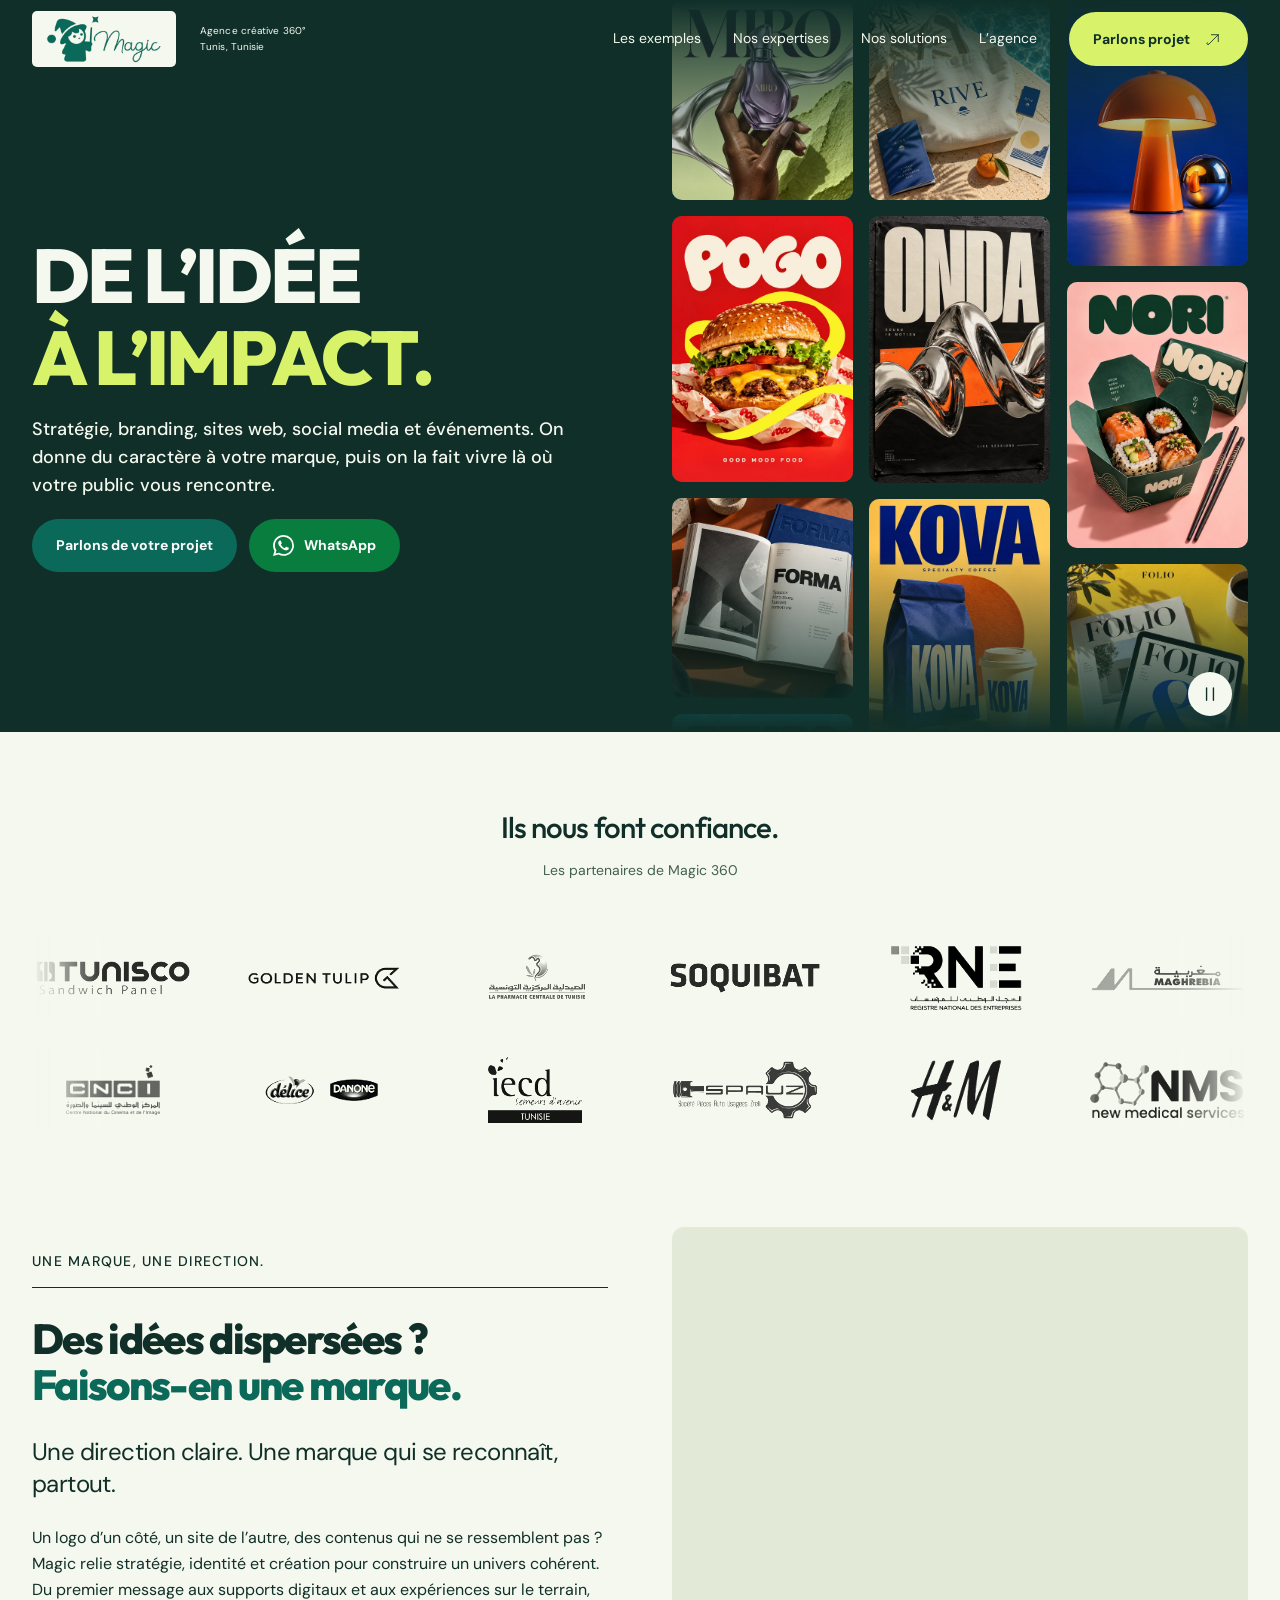
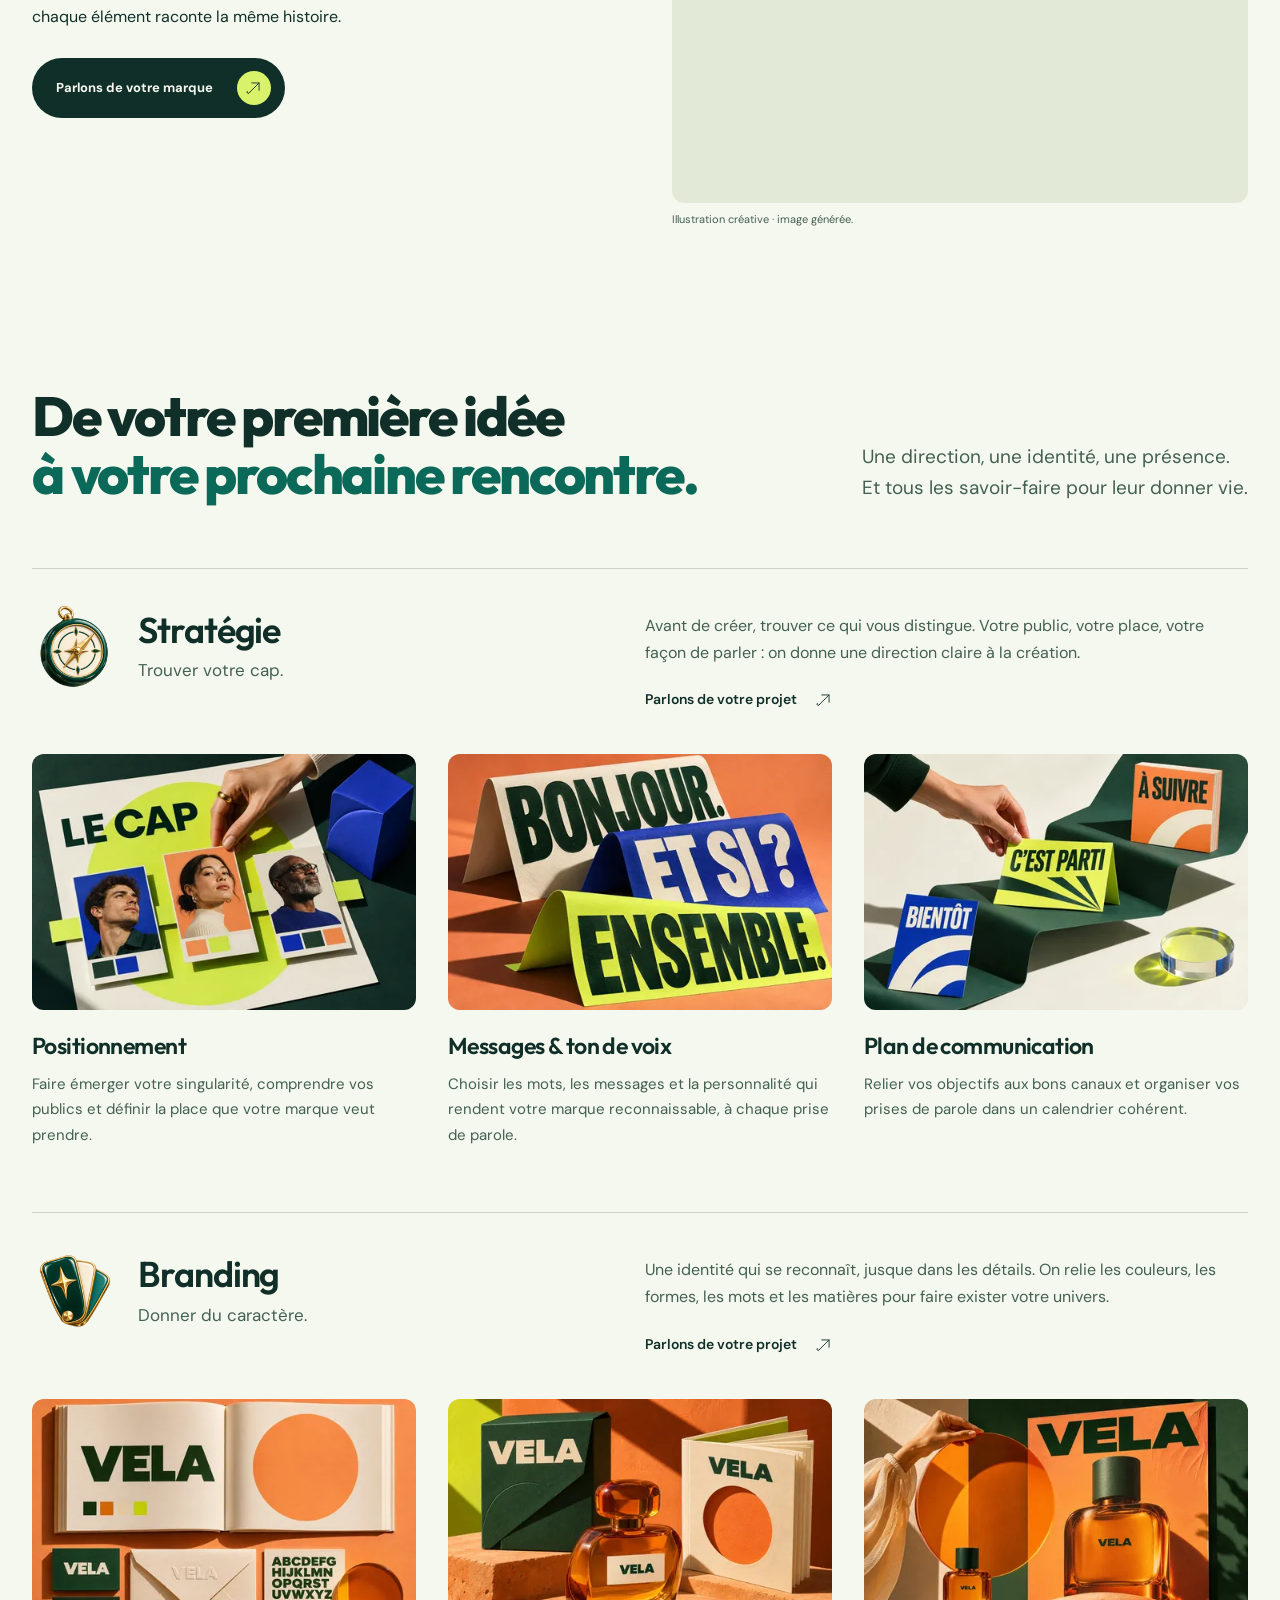
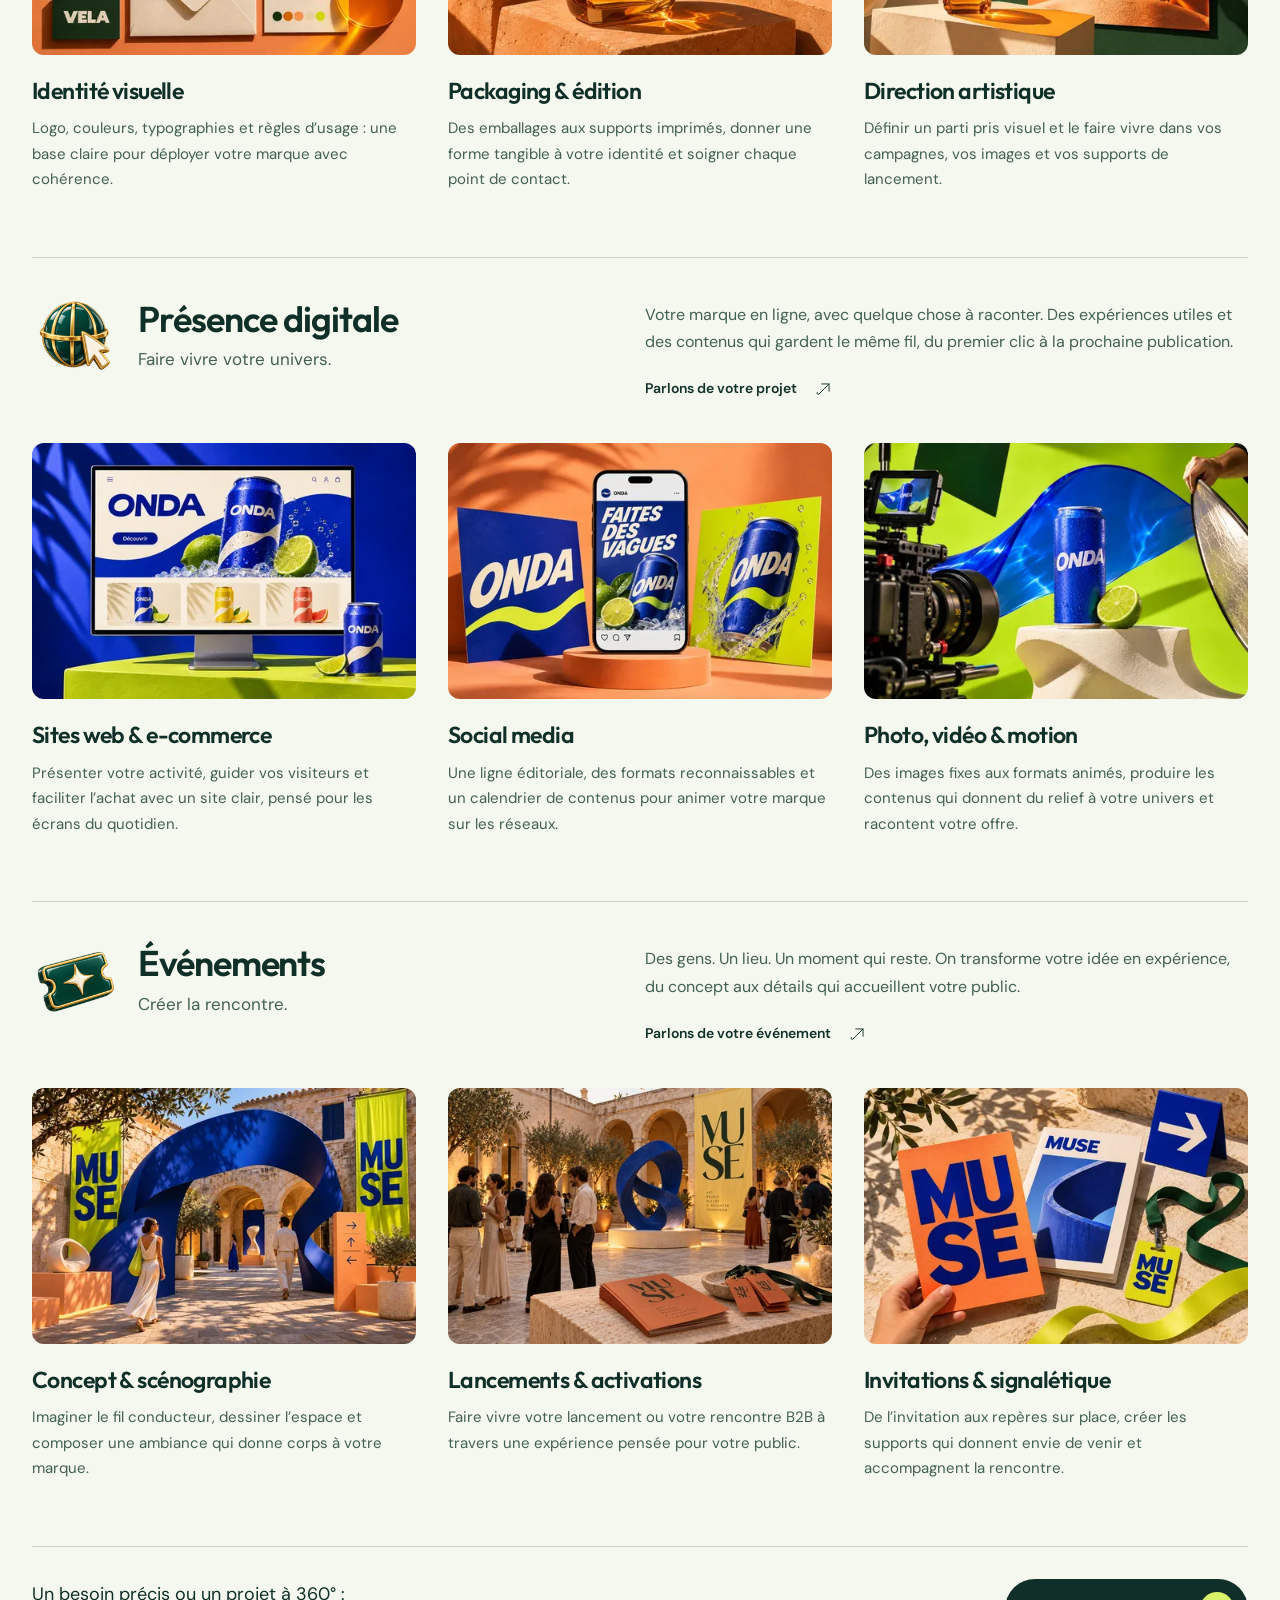
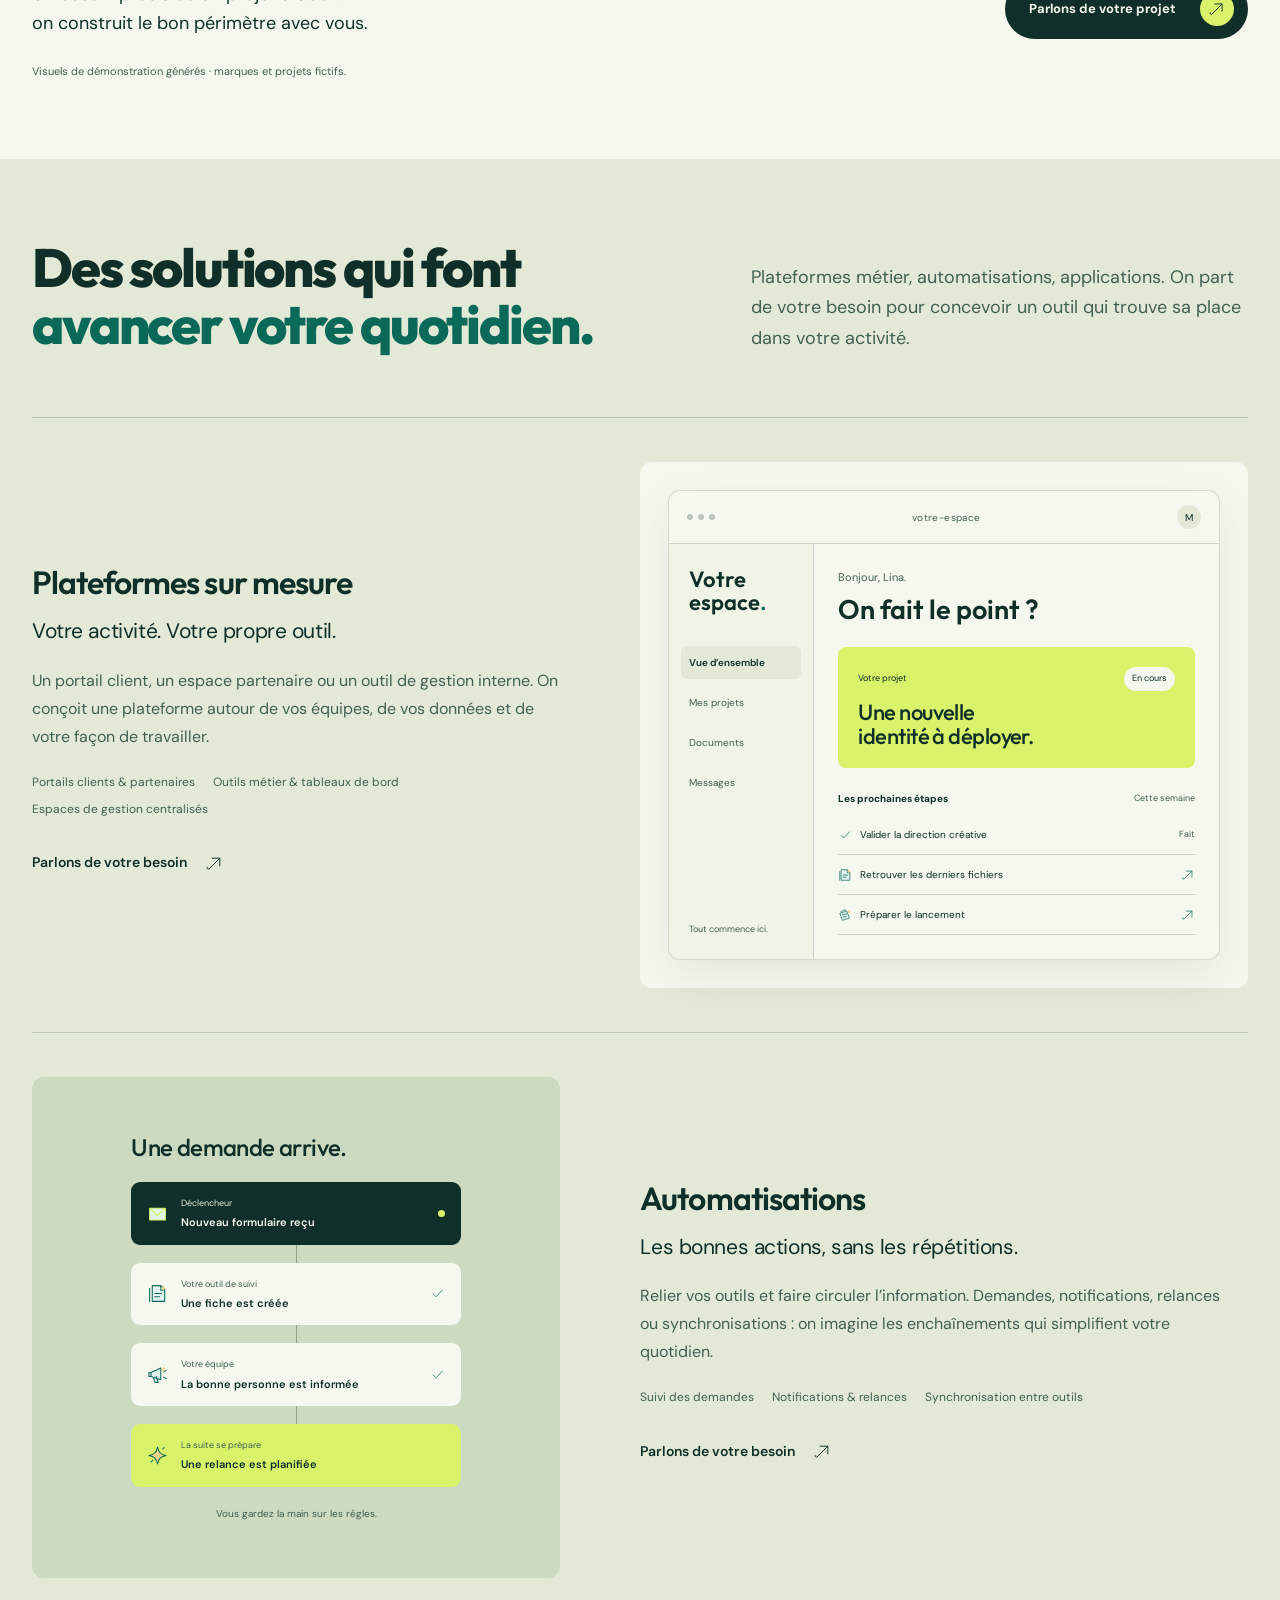
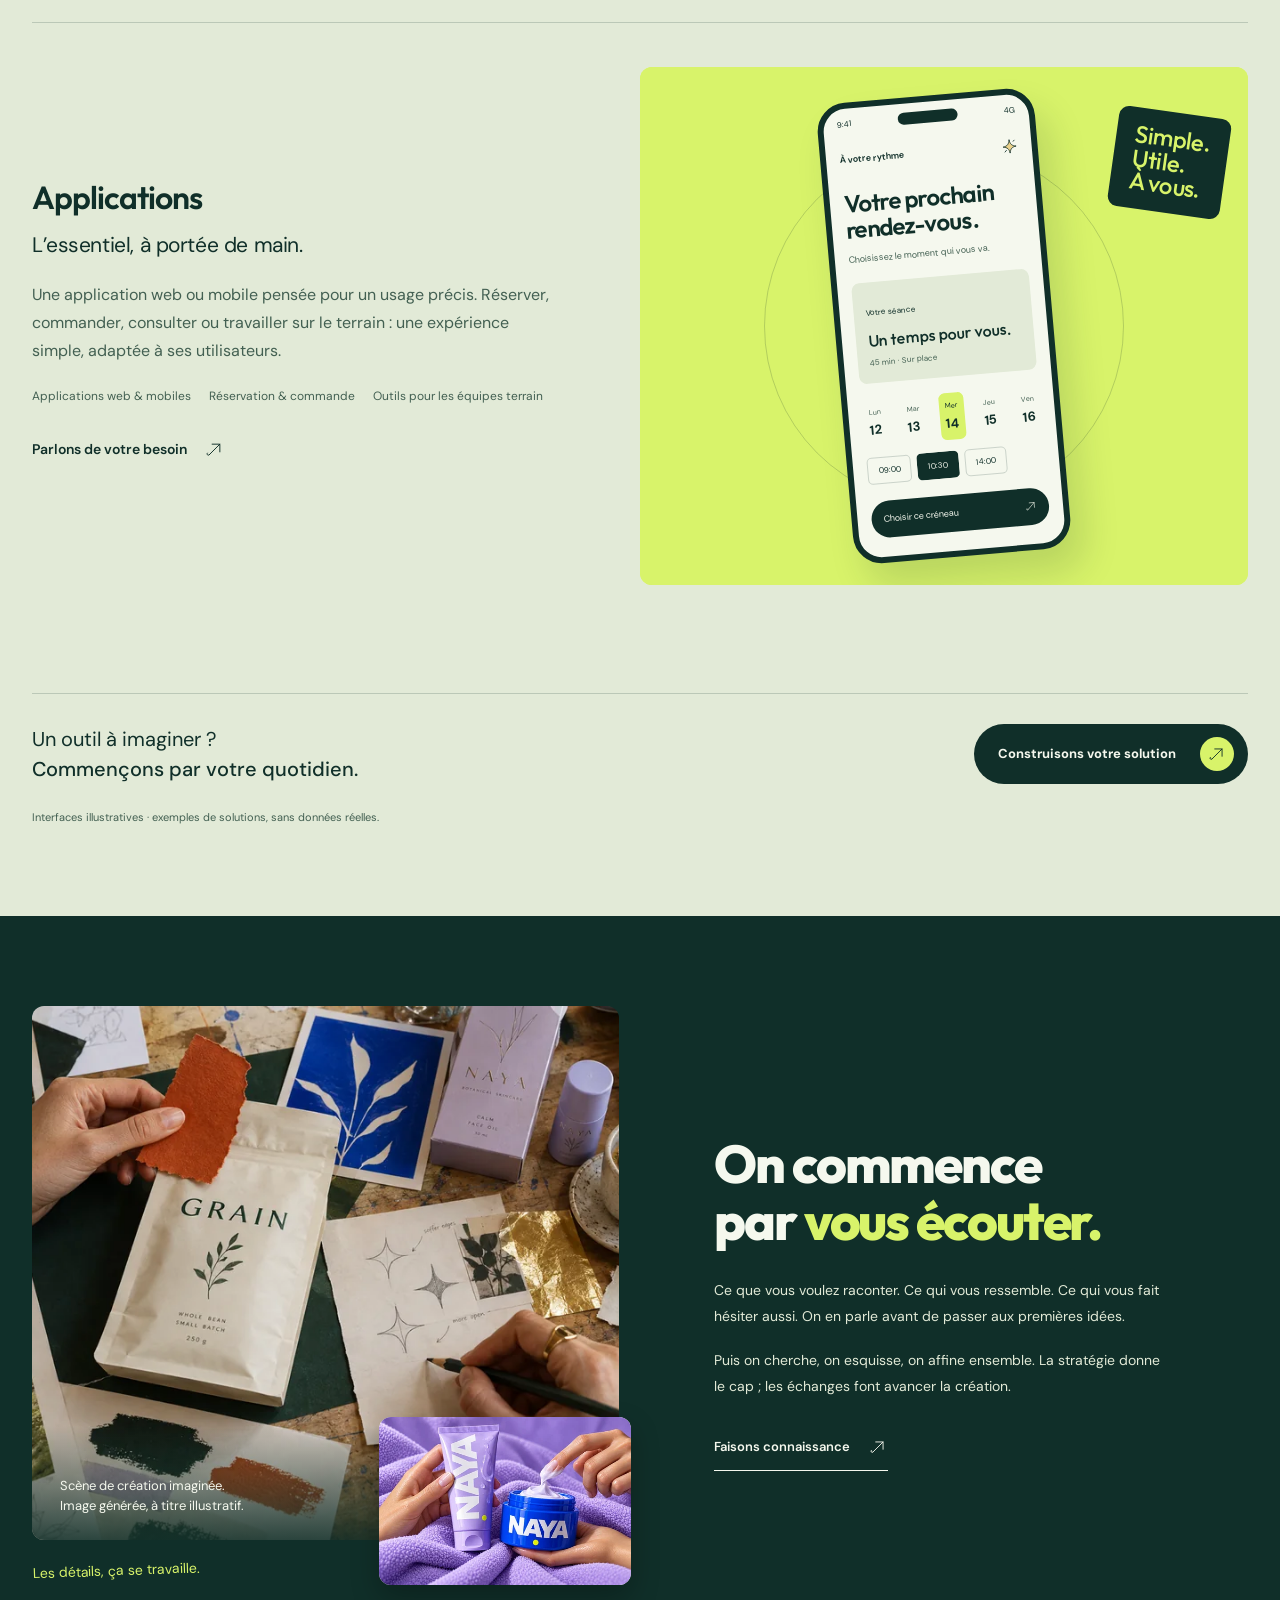
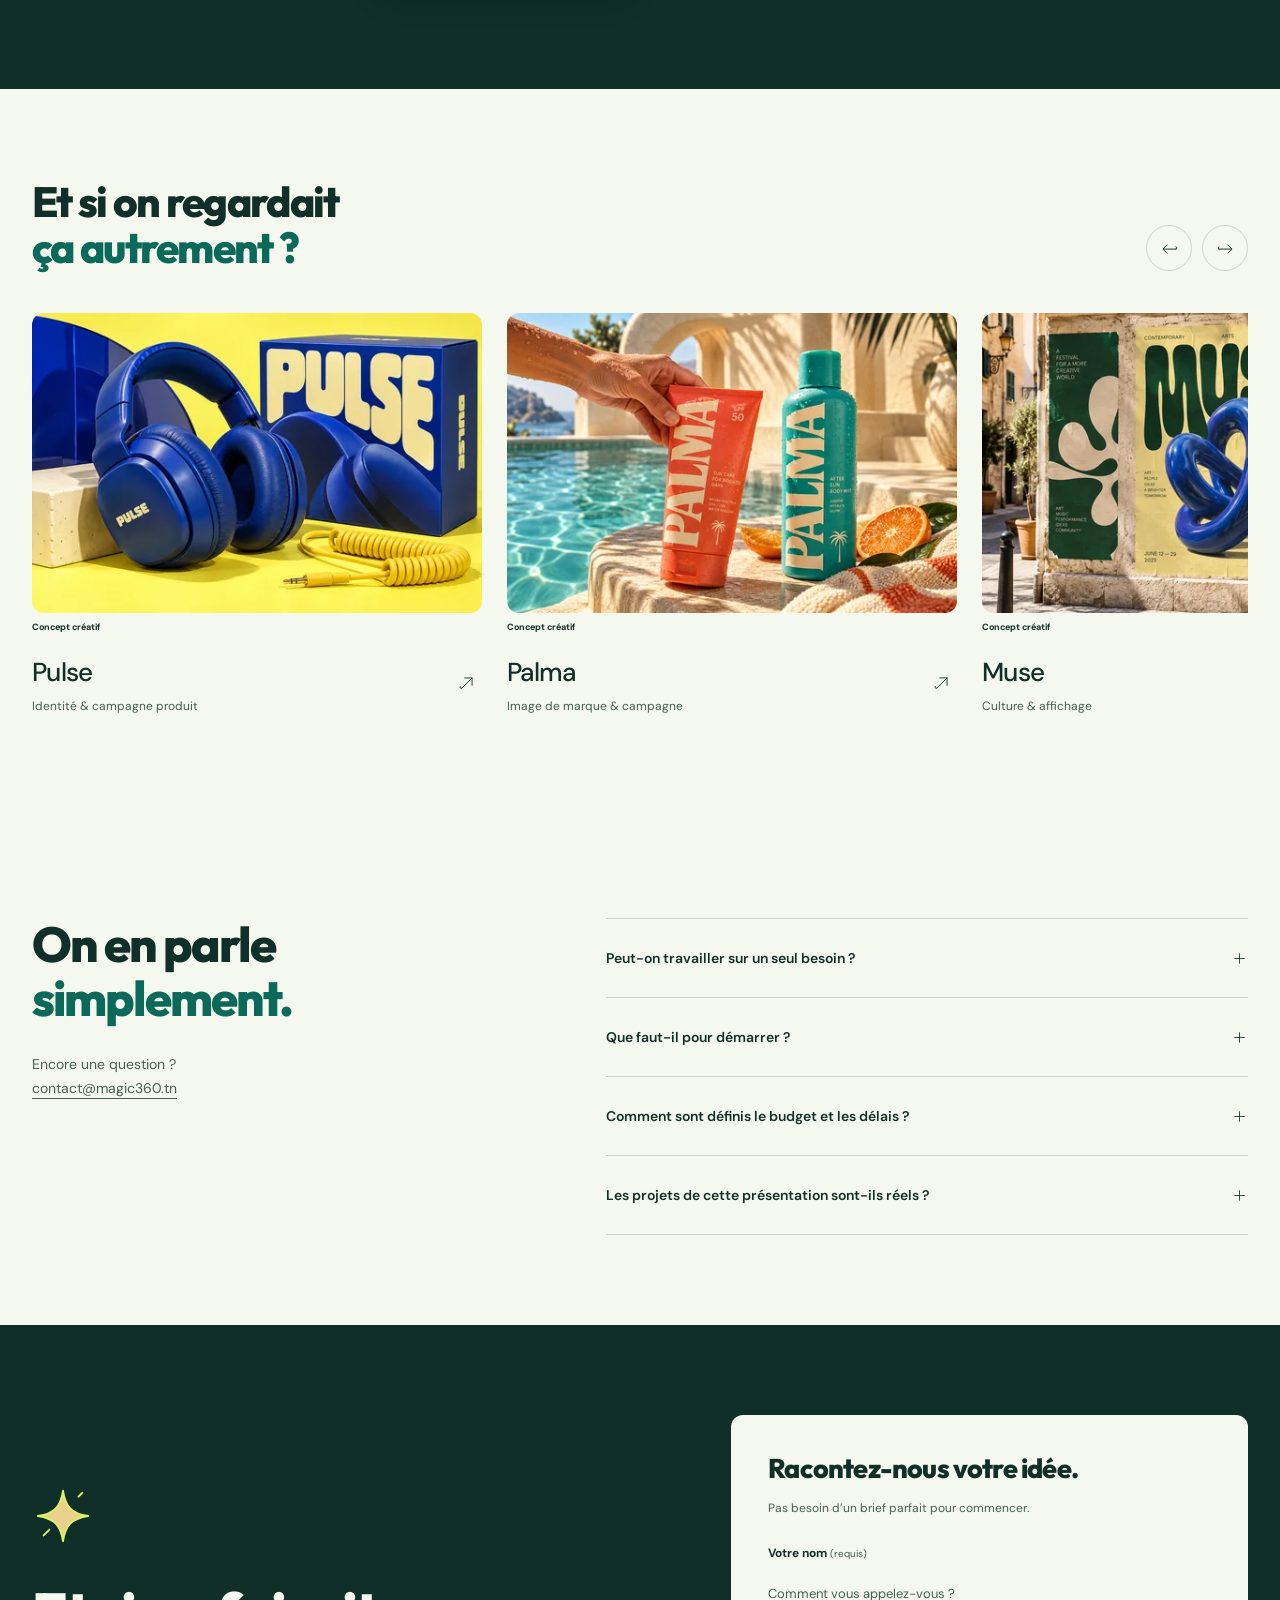
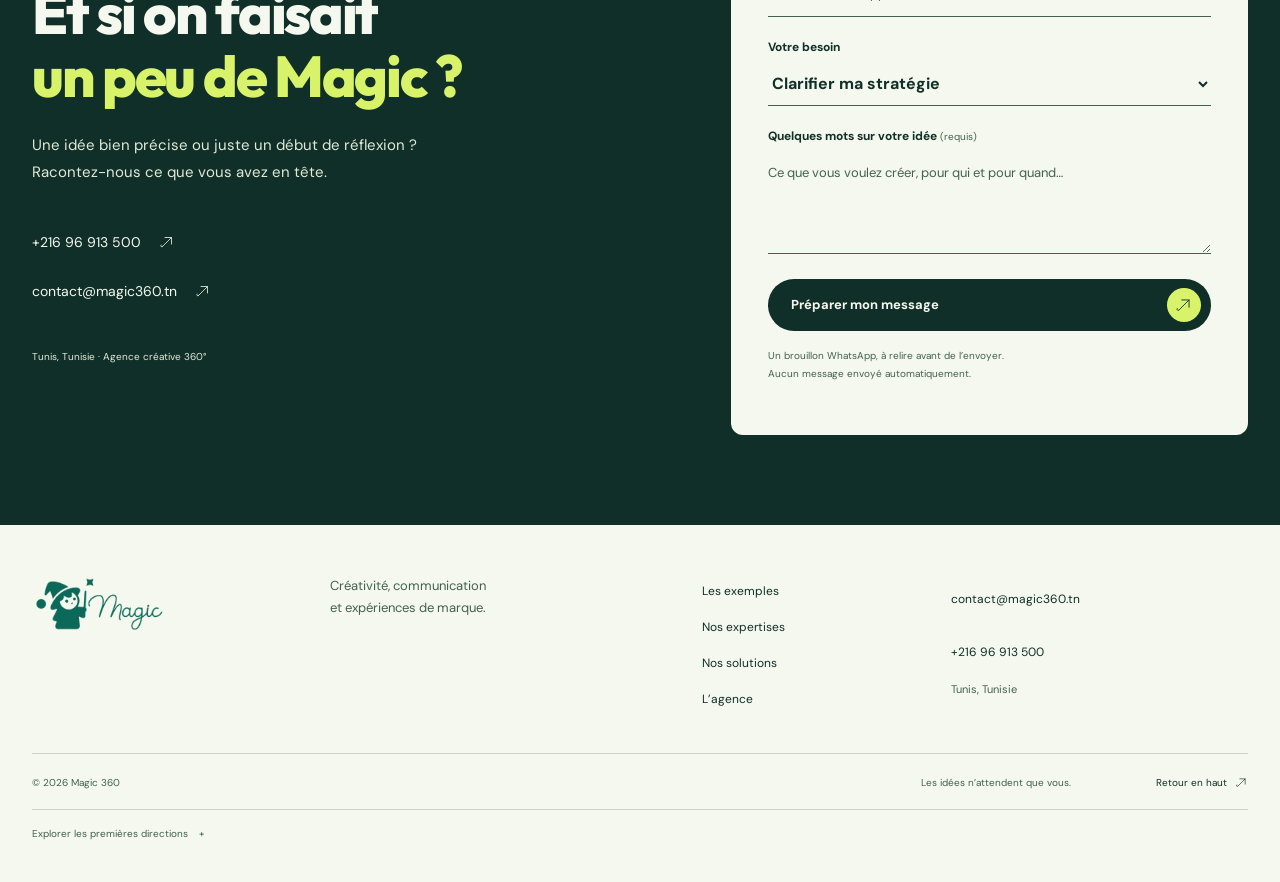
<file: index.html>
<!doctype html>
<html lang="fr">
<head>
<meta charset="utf-8">
<meta name="viewport" content="width=device-width,initial-scale=1">
<meta name="theme-color" content="#102F29">
<meta name="robots" content="index, follow">
<title>Magic 360 — Des idées qui prennent vie | Agence créative en Tunisie</title>
<meta name="description" content="Branding, campagnes, digital et événementiel : Magic 360 réunit stratégie et création pour donner du caractère à votre marque en Tunisie.">
<link rel="canonical" href="https://magicbrandingco.com/">
<meta property="og:title" content="Magic 360 — Des idées qui prennent vie">
<meta property="og:description" content="Agence de communication et création à 360° en Tunisie.">
<meta property="og:image" content="https://magicbrandingco.com/assets/magic/naya-1400.webp">
<meta property="og:type" content="website">
<meta property="og:locale" content="fr_TN">
<link rel="icon" href="/magiclogo.png">
<link rel="preload" href="/assets/fonts/dm-sans-latin.woff2" as="font" type="font/woff2" crossorigin>
<link rel="preload" href="/assets/fonts/outfit-latin.woff2" as="font" type="font/woff2" crossorigin>
<link rel="stylesheet" href="/assets/fonts/magic-fonts.css?v=5838521dd9aa">
<link rel="stylesheet" href="/assets/magic.css?v=66bfb69ff8a2">
<script src="/assets/magic.js?v=a4de19dbe565" defer>
</script>
<script id="work-data" type="application/json">{"naya": {"title": "Naya", "category": "branding", "label": "Identité & direction artistique", "description": "Une marque de soin qui ose la couleur. Une identité, une direction produit et un langage visuel imaginés pour les mêmes moments de marque.", "deliverables": ["Identité visuelle", "Direction artistique", "Campagne produit"], "alt": "Concept Naya : soins lavande et bleu cobalt", "images": [{"key": "naya", "alt": "Concept Naya : soins lavande et bleu cobalt"}, {"key": "naya-hands", "alt": "Concept Naya : mains utilisant le tube lavande et le pot de crème bleu cobalt"}, {"key": "naya-campaign", "alt": "Concept Naya : affiche lavande, packaging et guide de marque"}, {"key": "naya-retail", "alt": "Concept Naya : présentoir lavande, soins bleu cobalt et sacs de marque"}]}, "kora": {"title": "Kora", "category": "campagne", "label": "Campagne & image de marque", "description": "Du mouvement dans l’image. Une exploration de campagne sport où la photographie produit et la typographie portent la même énergie.", "deliverables": ["Concept de campagne", "Création publicitaire", "Direction photo"], "alt": "Concept Kora : sneaker bleue sur une composition rouge et ivoire", "images": [{"key": "kora", "alt": "Concept Kora : sneaker bleue sur une composition rouge et ivoire"}, {"key": "kora-campaign", "alt": "Concept Kora : geste de laçage, sneakers bleues et campagne rouge et crème"}, {"key": "kora-detail", "alt": "Concept Kora : détail de sneaker bleue, boîte rouge et supports de marque"}, {"key": "kora-social", "alt": "Concept Kora : campagne digitale sur téléphone et sneakers bleues sur fond rouge"}]}, "saison": {"title": "Saison", "category": "branding", "label": "Packaging & campagne produit", "description": "Un lancement plein de caractère. Un système de packaging et des images de campagne qui donnent le goût de découvrir la marque.", "deliverables": ["Design packaging", "Campagne produit", "Contenus sociaux"], "alt": "Concept Saison : canettes et oranges sur une composition corail", "images": [{"key": "saison", "alt": "Concept Saison : canettes et oranges sur une composition corail"}, {"key": "saison-campaign", "alt": "Concept Saison : main tenant une canette et campagne orange et vert"}, {"key": "saison-social", "alt": "Concept Saison : campagne sociale sur téléphone, canettes et agrumes"}]}, "muse": {"title": "Muse", "category": "campagne", "label": "Culture & affichage", "description": "Un festival d’art fictif, une présence qui se remarque. La typographie et la matière deviennent un langage d’affichage cohérent.", "deliverables": ["Identité culturelle", "Affichage", "Campagne"], "alt": "Concept Muse : affiches culturelles avec sculpture bleue", "images": [{"key": "muse", "alt": "Concept Muse : affiches culturelles avec sculpture bleue"}, {"key": "muse-event", "alt": "Concept Muse : visiteurs dans une cour méditerranéenne, sculpture bleue et signalétique jaune"}, {"key": "muse-tickets", "alt": "Concept Muse : billets, programme jaune et bracelet de festival autour d’une sculpture bleue"}]}, "pulse": {"title": "Pulse", "category": "campagne", "label": "Identité & campagne produit", "description": "Un casque, une couleur, une présence. Une exploration où le bleu électrique et le jaune donnent une personnalité immédiate à un objet du quotidien.", "deliverables": ["Identité visuelle", "Packaging", "Campagne produit"], "alt": "Concept Pulse : casque bleu cobalt et packaging jaune et bleu", "images": [{"key": "pulse", "alt": "Concept Pulse : casque bleu cobalt et packaging jaune et bleu"}, {"key": "pulse-lifestyle", "alt": "Concept Pulse : portrait de campagne avec casque bleu et univers jaune"}, {"key": "pulse-posters", "alt": "Concept Pulse : affiche jaune et cobalt, casque et packaging audio"}, {"key": "pulse-web", "alt": "Concept Pulse : site web audio sur ordinateur, casque bleu et câble jaune"}]}, "grain": {"title": "Grain", "category": "branding", "label": "Packaging & direction artistique", "description": "Du papier froissé, un café et une couleur chaude. Une identité de café fictive pensée pour garder quelque chose de simple et de vivant dans chaque détail.", "deliverables": ["Identité de marque", "Packaging", "Direction photo"], "alt": "Concept Grain : sachets de café orange, tasse et main tenant un emballage", "images": [{"key": "grain", "alt": "Concept Grain : sachets de café orange, tasse et main tenant un emballage"}, {"key": "grain-strategy", "alt": "Concept Grain : main disposant des nuanciers, un sachet de café orange et des supports de marque"}, {"key": "grain-identity", "alt": "Concept Grain : packaging café orange, guide de marque et tasse imprimée"}]}, "palma": {"title": "Palma", "category": "campagne", "label": "Image de marque & campagne", "description": "Une lumière franche, de l’eau et un geste naturel. Un concept solaire où le produit entre dans une scène plutôt que de rester posé à côté.", "deliverables": ["Direction artistique", "Photographie de campagne", "Création publicitaire"], "alt": "Concept Palma : soins solaires corail et turquoise au bord d’une piscine", "images": [{"key": "palma", "alt": "Concept Palma : soins solaires corail et turquoise au bord d’une piscine"}, {"key": "palma-digital", "alt": "Concept Palma : site e-commerce sur ordinateur, contenus sociaux sur téléphone et tube de soin corail"}, {"key": "palma-campaign", "alt": "Concept Palma : tote bag, carte de campagne et soins corail et turquoise"}, {"key": "palma-summer", "alt": "Concept Palma : campagne solaire, produits corail et turquoise, serviette et affiche"}]}, "grain-strategy": {"title": "Grain, du fond à la forme", "category": "strategie", "label": "Stratégie & identité de marque", "description": "Exemple fictif : lancer un café de spécialité. Partir du public et de la personnalité de la marque, puis traduire ce cap en couleurs, en mots et en packaging.", "deliverables": ["Positionnement", "Territoire de marque", "Identité & packaging"], "alt": "Concept Grain : main disposant des nuanciers, un sachet de café orange et des supports de marque", "images": [{"key": "grain-strategy", "alt": "Concept Grain : main disposant des nuanciers, un sachet de café orange et des supports de marque"}, {"key": "grain", "alt": "Concept Grain : sachets de café orange, tasse et main tenant un emballage"}, {"key": "grain-identity", "alt": "Concept Grain : packaging café orange, guide de marque et tasse imprimée"}]}, "palma-digital": {"title": "Palma, sur tous les écrans", "category": "digital", "label": "Site web & social media", "description": "Exemple fictif : faire vivre une marque de soin en ligne. Un site pour découvrir les produits, une direction de contenu pour les réseaux sociaux et des visuels qui gardent la même personnalité.", "deliverables": ["Direction digitale", "Site e-commerce", "Contenus social media"], "alt": "Concept Palma : site e-commerce sur ordinateur, contenus sociaux sur téléphone et tube de soin corail", "images": [{"key": "palma", "alt": "Concept Palma : soins solaires corail et turquoise au bord d’une piscine"}, {"key": "palma-digital", "alt": "Concept Palma : site e-commerce sur ordinateur, contenus sociaux sur téléphone et tube de soin corail"}, {"key": "palma-campaign", "alt": "Concept Palma : tote bag, carte de campagne et soins corail et turquoise"}, {"key": "palma-summer", "alt": "Concept Palma : campagne solaire, produits corail et turquoise, serviette et affiche"}]}, "muse-event": {"title": "Muse, une marque qui se vit", "category": "experience", "label": "Événement & expérience de marque", "description": "Exemple fictif : donner rendez-vous autour d’un lancement culturel. Une idée de scénographie relie l’invitation, la signalétique, l’installation et les moments de rencontre.", "deliverables": ["Concept événementiel", "Scénographie", "Invitations & signalétique"], "alt": "Concept Muse : visiteurs dans une cour méditerranéenne, sculpture bleue et signalétique jaune", "images": [{"key": "muse", "alt": "Concept Muse : affiches culturelles avec sculpture bleue"}, {"key": "muse-event", "alt": "Concept Muse : visiteurs dans une cour méditerranéenne, sculpture bleue et signalétique jaune"}, {"key": "muse-tickets", "alt": "Concept Muse : billets, programme jaune et bracelet de festival autour d’une sculpture bleue"}]}}</script>
<script type="application/ld+json">{"@context":"https://schema.org","@type":"Organization","@id":"https://magicbrandingco.com/#organization","name":"Magic 360","url":"https://magicbrandingco.com/","logo":"https://magicbrandingco.com/magiclogo.png","telephone":"+21696913500","email":"contact@magic360.tn","address":{"@type":"PostalAddress","addressLocality":"Tunis","addressCountry":"TN"}}</script>
<link rel="stylesheet" href="/assets/service-editorial.css?v=6292b7cc643b">
<link rel="stylesheet" href="/assets/solution-variants.css?v=c239201e23da">
</head>
<body id="top">
<a class="skip-link" href="#main">Aller au contenu</a>
<header class="site-header">
<div class="container nav-layout">
<a class="brand" href="#top" aria-label="Magic 360 — accueil">
<img src="/assets/magic/magic-logo.png" alt="Magic" width="352" height="160">
</a>
<span class="brand-description">Agence créative 360°<br>Tunis, Tunisie</span>
<nav class="main-nav" id="main-nav" aria-label="Navigation principale">
<a href="#realisations">Les exemples</a>
<a href="#services">Nos expertises</a>
<a href="#solutions">Nos solutions</a>
<a href="#agence">L’agence</a>
</nav>
<a class="nav-cta" href="#contact">
<span>Parlons projet</span>
<span class="button-icon">
<svg class="magic-icon icon-up" viewBox="0 0 32 32" fill="none" stroke="currentColor" stroke-width="1.6" stroke-linecap="round" stroke-linejoin="round" aria-hidden="true">
<use href="/assets/magic-icons.svg#magic-up"/>
</svg>
</span>
</a>
<button class="menu-toggle" aria-controls="main-nav" aria-expanded="false" aria-label="Ouvrir le menu">
<svg class="magic-icon icon-menu" viewBox="0 0 32 32" fill="none" stroke="currentColor" stroke-width="1.6" stroke-linecap="round" stroke-linejoin="round" aria-hidden="true">
<use href="/assets/magic-icons.svg#magic-menu"/>
</svg>
</button>
</div>
</header>
<main id="main">
<section class="hero hero--impact">
<div class="container hero-layout">
<div class="hero-copy">
<h1>De l’idée<br>
<em>à l’impact.</em>
</h1>
<p>Stratégie, branding, sites web, social media et événements. On donne du caractère à votre marque, puis on la fait vivre là où votre public vous rencontre.</p>
<div class="hero-actions">
<a class="button hero-cta" href="#contact">Parlons de votre projet</a>
<a class="button hero-whatsapp" href="https://wa.me/21696913500" target="_blank" rel="noopener">
<svg class="magic-icon icon-whatsapp" viewBox="0 0 32 32" fill="none" stroke="currentColor" stroke-width="1.6" stroke-linecap="round" stroke-linejoin="round" aria-hidden="true">
<use href="/assets/magic-icons.svg#magic-whatsapp"/>
</svg>
<span>WhatsApp</span>
</a>
</div>
</div>
<div class="campaign-wall" aria-label="Mur de concepts créatifs">
<div class="wall-stage wall-stage--desktop" aria-hidden="true">
<div class="wall-lane lane-0">
<div class="wall-track" style="animation-duration:180s">
<div class="wall-group">
<div class="wall-tile" style="--art-ratio:0.9073724">
<img src="/assets/hero/miro-480.webp" srcset="/assets/hero/miro-480.webp 480w, /assets/hero/miro-900.webp 900w, /assets/hero/miro-1400.webp 1400w" sizes="(min-width:1650px) 244px, (min-width:1280px) 182px, 200px" width="480" height="529" alt="" loading="eager" decoding="async">
<span>MIRO</span>
</div>
<div class="wall-tile" style="--art-ratio:0.6808511">
<img src="/assets/hero/pogo-480.webp" srcset="/assets/hero/pogo-480.webp 480w, /assets/hero/pogo-900.webp 900w, /assets/hero/pogo-1400.webp 1400w" sizes="(min-width:1650px) 244px, (min-width:1280px) 182px, 200px" width="480" height="705" alt="" loading="eager" decoding="async">
<span>POGO</span>
</div>
<div class="wall-tile" style="--art-ratio:0.9073724">
<img src="/assets/hero/forma-480.webp" srcset="/assets/hero/forma-480.webp 480w, /assets/hero/forma-900.webp 900w, /assets/hero/forma-1400.webp 1400w" sizes="(min-width:1650px) 244px, (min-width:1280px) 182px, 200px" width="480" height="529" alt="" loading="eager" decoding="async">
<span>FORMA</span>
</div>
<div class="wall-tile" style="--art-ratio:0.6798867">
<img src="/assets/hero/tempo-480.webp" srcset="/assets/hero/tempo-480.webp 480w, /assets/hero/tempo-900.webp 900w, /assets/hero/tempo-1400.webp 1400w" sizes="(min-width:1650px) 244px, (min-width:1280px) 182px, 200px" width="480" height="706" alt="" loading="eager" decoding="async">
<span>TEMPO</span>
</div>
<div class="wall-tile" style="--art-ratio:1.0000000">
<img src="/assets/hero/bloom-480.webp" srcset="/assets/hero/bloom-480.webp 480w, /assets/hero/bloom-900.webp 900w, /assets/hero/bloom-1400.webp 1400w" sizes="(min-width:1650px) 244px, (min-width:1280px) 182px, 200px" width="480" height="480" alt="" loading="eager" decoding="async">
<span>BLOOM</span>
</div>
<div class="wall-tile" style="--art-ratio:0.9073724">
<img src="/assets/hero/miro-480.webp" srcset="/assets/hero/miro-480.webp 480w, /assets/hero/miro-900.webp 900w, /assets/hero/miro-1400.webp 1400w" sizes="(min-width:1650px) 244px, (min-width:1280px) 182px, 200px" width="480" height="529" alt="" loading="eager" decoding="async">
<span>MIRO</span>
</div>
<div class="wall-tile" style="--art-ratio:0.6808511">
<img src="/assets/hero/pogo-480.webp" srcset="/assets/hero/pogo-480.webp 480w, /assets/hero/pogo-900.webp 900w, /assets/hero/pogo-1400.webp 1400w" sizes="(min-width:1650px) 244px, (min-width:1280px) 182px, 200px" width="480" height="705" alt="" loading="eager" decoding="async">
<span>POGO</span>
</div>
<div class="wall-tile" style="--art-ratio:0.9073724">
<img src="/assets/hero/forma-480.webp" srcset="/assets/hero/forma-480.webp 480w, /assets/hero/forma-900.webp 900w, /assets/hero/forma-1400.webp 1400w" sizes="(min-width:1650px) 244px, (min-width:1280px) 182px, 200px" width="480" height="529" alt="" loading="eager" decoding="async">
<span>FORMA</span>
</div>
<div class="wall-tile" style="--art-ratio:0.6798867">
<img src="/assets/hero/tempo-480.webp" srcset="/assets/hero/tempo-480.webp 480w, /assets/hero/tempo-900.webp 900w, /assets/hero/tempo-1400.webp 1400w" sizes="(min-width:1650px) 244px, (min-width:1280px) 182px, 200px" width="480" height="706" alt="" loading="eager" decoding="async">
<span>TEMPO</span>
</div>
<div class="wall-tile" style="--art-ratio:1.0000000">
<img src="/assets/hero/bloom-480.webp" srcset="/assets/hero/bloom-480.webp 480w, /assets/hero/bloom-900.webp 900w, /assets/hero/bloom-1400.webp 1400w" sizes="(min-width:1650px) 244px, (min-width:1280px) 182px, 200px" width="480" height="480" alt="" loading="eager" decoding="async">
<span>BLOOM</span>
</div>
<div class="wall-tile" style="--art-ratio:0.9073724">
<img src="/assets/hero/miro-480.webp" srcset="/assets/hero/miro-480.webp 480w, /assets/hero/miro-900.webp 900w, /assets/hero/miro-1400.webp 1400w" sizes="(min-width:1650px) 244px, (min-width:1280px) 182px, 200px" width="480" height="529" alt="" loading="eager" decoding="async">
<span>MIRO</span>
</div>
<div class="wall-tile" style="--art-ratio:0.6808511">
<img src="/assets/hero/pogo-480.webp" srcset="/assets/hero/pogo-480.webp 480w, /assets/hero/pogo-900.webp 900w, /assets/hero/pogo-1400.webp 1400w" sizes="(min-width:1650px) 244px, (min-width:1280px) 182px, 200px" width="480" height="705" alt="" loading="eager" decoding="async">
<span>POGO</span>
</div>
<div class="wall-tile" style="--art-ratio:0.9073724">
<img src="/assets/hero/forma-480.webp" srcset="/assets/hero/forma-480.webp 480w, /assets/hero/forma-900.webp 900w, /assets/hero/forma-1400.webp 1400w" sizes="(min-width:1650px) 244px, (min-width:1280px) 182px, 200px" width="480" height="529" alt="" loading="eager" decoding="async">
<span>FORMA</span>
</div>
<div class="wall-tile" style="--art-ratio:0.6798867">
<img src="/assets/hero/tempo-480.webp" srcset="/assets/hero/tempo-480.webp 480w, /assets/hero/tempo-900.webp 900w, /assets/hero/tempo-1400.webp 1400w" sizes="(min-width:1650px) 244px, (min-width:1280px) 182px, 200px" width="480" height="706" alt="" loading="eager" decoding="async">
<span>TEMPO</span>
</div>
<div class="wall-tile" style="--art-ratio:1.0000000">
<img src="/assets/hero/bloom-480.webp" srcset="/assets/hero/bloom-480.webp 480w, /assets/hero/bloom-900.webp 900w, /assets/hero/bloom-1400.webp 1400w" sizes="(min-width:1650px) 244px, (min-width:1280px) 182px, 200px" width="480" height="480" alt="" loading="eager" decoding="async">
<span>BLOOM</span>
</div>
</div>
<div class="wall-group wall-copy" aria-hidden="true">
<div class="wall-tile" style="--art-ratio:0.9073724">
<img src="/assets/hero/miro-480.webp" srcset="/assets/hero/miro-480.webp 480w, /assets/hero/miro-900.webp 900w, /assets/hero/miro-1400.webp 1400w" sizes="(min-width:1650px) 244px, (min-width:1280px) 182px, 200px" width="480" height="529" alt="" loading="eager" decoding="async">
<span>MIRO</span>
</div>
<div class="wall-tile" style="--art-ratio:0.6808511">
<img src="/assets/hero/pogo-480.webp" srcset="/assets/hero/pogo-480.webp 480w, /assets/hero/pogo-900.webp 900w, /assets/hero/pogo-1400.webp 1400w" sizes="(min-width:1650px) 244px, (min-width:1280px) 182px, 200px" width="480" height="705" alt="" loading="eager" decoding="async">
<span>POGO</span>
</div>
<div class="wall-tile" style="--art-ratio:0.9073724">
<img src="/assets/hero/forma-480.webp" srcset="/assets/hero/forma-480.webp 480w, /assets/hero/forma-900.webp 900w, /assets/hero/forma-1400.webp 1400w" sizes="(min-width:1650px) 244px, (min-width:1280px) 182px, 200px" width="480" height="529" alt="" loading="eager" decoding="async">
<span>FORMA</span>
</div>
<div class="wall-tile" style="--art-ratio:0.6798867">
<img src="/assets/hero/tempo-480.webp" srcset="/assets/hero/tempo-480.webp 480w, /assets/hero/tempo-900.webp 900w, /assets/hero/tempo-1400.webp 1400w" sizes="(min-width:1650px) 244px, (min-width:1280px) 182px, 200px" width="480" height="706" alt="" loading="eager" decoding="async">
<span>TEMPO</span>
</div>
<div class="wall-tile" style="--art-ratio:1.0000000">
<img src="/assets/hero/bloom-480.webp" srcset="/assets/hero/bloom-480.webp 480w, /assets/hero/bloom-900.webp 900w, /assets/hero/bloom-1400.webp 1400w" sizes="(min-width:1650px) 244px, (min-width:1280px) 182px, 200px" width="480" height="480" alt="" loading="eager" decoding="async">
<span>BLOOM</span>
</div>
<div class="wall-tile" style="--art-ratio:0.9073724">
<img src="/assets/hero/miro-480.webp" srcset="/assets/hero/miro-480.webp 480w, /assets/hero/miro-900.webp 900w, /assets/hero/miro-1400.webp 1400w" sizes="(min-width:1650px) 244px, (min-width:1280px) 182px, 200px" width="480" height="529" alt="" loading="eager" decoding="async">
<span>MIRO</span>
</div>
<div class="wall-tile" style="--art-ratio:0.6808511">
<img src="/assets/hero/pogo-480.webp" srcset="/assets/hero/pogo-480.webp 480w, /assets/hero/pogo-900.webp 900w, /assets/hero/pogo-1400.webp 1400w" sizes="(min-width:1650px) 244px, (min-width:1280px) 182px, 200px" width="480" height="705" alt="" loading="eager" decoding="async">
<span>POGO</span>
</div>
<div class="wall-tile" style="--art-ratio:0.9073724">
<img src="/assets/hero/forma-480.webp" srcset="/assets/hero/forma-480.webp 480w, /assets/hero/forma-900.webp 900w, /assets/hero/forma-1400.webp 1400w" sizes="(min-width:1650px) 244px, (min-width:1280px) 182px, 200px" width="480" height="529" alt="" loading="eager" decoding="async">
<span>FORMA</span>
</div>
<div class="wall-tile" style="--art-ratio:0.6798867">
<img src="/assets/hero/tempo-480.webp" srcset="/assets/hero/tempo-480.webp 480w, /assets/hero/tempo-900.webp 900w, /assets/hero/tempo-1400.webp 1400w" sizes="(min-width:1650px) 244px, (min-width:1280px) 182px, 200px" width="480" height="706" alt="" loading="eager" decoding="async">
<span>TEMPO</span>
</div>
<div class="wall-tile" style="--art-ratio:1.0000000">
<img src="/assets/hero/bloom-480.webp" srcset="/assets/hero/bloom-480.webp 480w, /assets/hero/bloom-900.webp 900w, /assets/hero/bloom-1400.webp 1400w" sizes="(min-width:1650px) 244px, (min-width:1280px) 182px, 200px" width="480" height="480" alt="" loading="eager" decoding="async">
<span>BLOOM</span>
</div>
<div class="wall-tile" style="--art-ratio:0.9073724">
<img src="/assets/hero/miro-480.webp" srcset="/assets/hero/miro-480.webp 480w, /assets/hero/miro-900.webp 900w, /assets/hero/miro-1400.webp 1400w" sizes="(min-width:1650px) 244px, (min-width:1280px) 182px, 200px" width="480" height="529" alt="" loading="eager" decoding="async">
<span>MIRO</span>
</div>
<div class="wall-tile" style="--art-ratio:0.6808511">
<img src="/assets/hero/pogo-480.webp" srcset="/assets/hero/pogo-480.webp 480w, /assets/hero/pogo-900.webp 900w, /assets/hero/pogo-1400.webp 1400w" sizes="(min-width:1650px) 244px, (min-width:1280px) 182px, 200px" width="480" height="705" alt="" loading="eager" decoding="async">
<span>POGO</span>
</div>
<div class="wall-tile" style="--art-ratio:0.9073724">
<img src="/assets/hero/forma-480.webp" srcset="/assets/hero/forma-480.webp 480w, /assets/hero/forma-900.webp 900w, /assets/hero/forma-1400.webp 1400w" sizes="(min-width:1650px) 244px, (min-width:1280px) 182px, 200px" width="480" height="529" alt="" loading="eager" decoding="async">
<span>FORMA</span>
</div>
<div class="wall-tile" style="--art-ratio:0.6798867">
<img src="/assets/hero/tempo-480.webp" srcset="/assets/hero/tempo-480.webp 480w, /assets/hero/tempo-900.webp 900w, /assets/hero/tempo-1400.webp 1400w" sizes="(min-width:1650px) 244px, (min-width:1280px) 182px, 200px" width="480" height="706" alt="" loading="eager" decoding="async">
<span>TEMPO</span>
</div>
<div class="wall-tile" style="--art-ratio:1.0000000">
<img src="/assets/hero/bloom-480.webp" srcset="/assets/hero/bloom-480.webp 480w, /assets/hero/bloom-900.webp 900w, /assets/hero/bloom-1400.webp 1400w" sizes="(min-width:1650px) 244px, (min-width:1280px) 182px, 200px" width="480" height="480" alt="" loading="eager" decoding="async">
<span>BLOOM</span>
</div>
</div>
</div>
</div>
<div class="wall-lane lane-1">
<div class="wall-track" style="animation-duration:180s">
<div class="wall-group">
<div class="wall-tile" style="--art-ratio:0.9073724">
<img src="/assets/hero/rive-480.webp" srcset="/assets/hero/rive-480.webp 480w, /assets/hero/rive-900.webp 900w, /assets/hero/rive-1400.webp 1400w" sizes="(min-width:1650px) 244px, (min-width:1280px) 182px, 200px" width="480" height="529" alt="" loading="eager" decoding="async">
<span>RIVE</span>
</div>
<div class="wall-tile" style="--art-ratio:0.6798867">
<img src="/assets/hero/onda-480.webp" srcset="/assets/hero/onda-480.webp 480w, /assets/hero/onda-900.webp 900w, /assets/hero/onda-1400.webp 1400w" sizes="(min-width:1650px) 244px, (min-width:1280px) 182px, 200px" width="480" height="706" alt="" loading="eager" decoding="async">
<span>ONDA</span>
</div>
<div class="wall-tile" style="--art-ratio:0.6808511">
<img src="/assets/hero/kova-480.webp" srcset="/assets/hero/kova-480.webp 480w, /assets/hero/kova-900.webp 900w, /assets/hero/kova-1400.webp 1400w" sizes="(min-width:1650px) 244px, (min-width:1280px) 182px, 200px" width="480" height="705" alt="" loading="eager" decoding="async">
<span>KOVA</span>
</div>
<div class="wall-tile" style="--art-ratio:0.6818182">
<img src="/assets/hero/tera-480.webp" srcset="/assets/hero/tera-480.webp 480w, /assets/hero/tera-900.webp 900w, /assets/hero/tera-1400.webp 1400w" sizes="(min-width:1650px) 244px, (min-width:1280px) 182px, 200px" width="480" height="704" alt="" loading="eager" decoding="async">
<span>TERA</span>
</div>
<div class="wall-tile" style="--art-ratio:0.9073724">
<img src="/assets/hero/orbit-480.webp" srcset="/assets/hero/orbit-480.webp 480w, /assets/hero/orbit-900.webp 900w, /assets/hero/orbit-1400.webp 1400w" sizes="(min-width:1650px) 244px, (min-width:1280px) 182px, 200px" width="480" height="529" alt="" loading="eager" decoding="async">
<span>ORBIT</span>
</div>
<div class="wall-tile" style="--art-ratio:0.9073724">
<img src="/assets/hero/rive-480.webp" srcset="/assets/hero/rive-480.webp 480w, /assets/hero/rive-900.webp 900w, /assets/hero/rive-1400.webp 1400w" sizes="(min-width:1650px) 244px, (min-width:1280px) 182px, 200px" width="480" height="529" alt="" loading="eager" decoding="async">
<span>RIVE</span>
</div>
<div class="wall-tile" style="--art-ratio:0.6798867">
<img src="/assets/hero/onda-480.webp" srcset="/assets/hero/onda-480.webp 480w, /assets/hero/onda-900.webp 900w, /assets/hero/onda-1400.webp 1400w" sizes="(min-width:1650px) 244px, (min-width:1280px) 182px, 200px" width="480" height="706" alt="" loading="eager" decoding="async">
<span>ONDA</span>
</div>
<div class="wall-tile" style="--art-ratio:0.6808511">
<img src="/assets/hero/kova-480.webp" srcset="/assets/hero/kova-480.webp 480w, /assets/hero/kova-900.webp 900w, /assets/hero/kova-1400.webp 1400w" sizes="(min-width:1650px) 244px, (min-width:1280px) 182px, 200px" width="480" height="705" alt="" loading="eager" decoding="async">
<span>KOVA</span>
</div>
<div class="wall-tile" style="--art-ratio:0.6818182">
<img src="/assets/hero/tera-480.webp" srcset="/assets/hero/tera-480.webp 480w, /assets/hero/tera-900.webp 900w, /assets/hero/tera-1400.webp 1400w" sizes="(min-width:1650px) 244px, (min-width:1280px) 182px, 200px" width="480" height="704" alt="" loading="eager" decoding="async">
<span>TERA</span>
</div>
<div class="wall-tile" style="--art-ratio:0.9073724">
<img src="/assets/hero/orbit-480.webp" srcset="/assets/hero/orbit-480.webp 480w, /assets/hero/orbit-900.webp 900w, /assets/hero/orbit-1400.webp 1400w" sizes="(min-width:1650px) 244px, (min-width:1280px) 182px, 200px" width="480" height="529" alt="" loading="eager" decoding="async">
<span>ORBIT</span>
</div>
<div class="wall-tile" style="--art-ratio:0.9073724">
<img src="/assets/hero/rive-480.webp" srcset="/assets/hero/rive-480.webp 480w, /assets/hero/rive-900.webp 900w, /assets/hero/rive-1400.webp 1400w" sizes="(min-width:1650px) 244px, (min-width:1280px) 182px, 200px" width="480" height="529" alt="" loading="eager" decoding="async">
<span>RIVE</span>
</div>
<div class="wall-tile" style="--art-ratio:0.6798867">
<img src="/assets/hero/onda-480.webp" srcset="/assets/hero/onda-480.webp 480w, /assets/hero/onda-900.webp 900w, /assets/hero/onda-1400.webp 1400w" sizes="(min-width:1650px) 244px, (min-width:1280px) 182px, 200px" width="480" height="706" alt="" loading="eager" decoding="async">
<span>ONDA</span>
</div>
<div class="wall-tile" style="--art-ratio:0.6808511">
<img src="/assets/hero/kova-480.webp" srcset="/assets/hero/kova-480.webp 480w, /assets/hero/kova-900.webp 900w, /assets/hero/kova-1400.webp 1400w" sizes="(min-width:1650px) 244px, (min-width:1280px) 182px, 200px" width="480" height="705" alt="" loading="eager" decoding="async">
<span>KOVA</span>
</div>
<div class="wall-tile" style="--art-ratio:0.6818182">
<img src="/assets/hero/tera-480.webp" srcset="/assets/hero/tera-480.webp 480w, /assets/hero/tera-900.webp 900w, /assets/hero/tera-1400.webp 1400w" sizes="(min-width:1650px) 244px, (min-width:1280px) 182px, 200px" width="480" height="704" alt="" loading="eager" decoding="async">
<span>TERA</span>
</div>
<div class="wall-tile" style="--art-ratio:0.9073724">
<img src="/assets/hero/orbit-480.webp" srcset="/assets/hero/orbit-480.webp 480w, /assets/hero/orbit-900.webp 900w, /assets/hero/orbit-1400.webp 1400w" sizes="(min-width:1650px) 244px, (min-width:1280px) 182px, 200px" width="480" height="529" alt="" loading="eager" decoding="async">
<span>ORBIT</span>
</div>
</div>
<div class="wall-group wall-copy" aria-hidden="true">
<div class="wall-tile" style="--art-ratio:0.9073724">
<img src="/assets/hero/rive-480.webp" srcset="/assets/hero/rive-480.webp 480w, /assets/hero/rive-900.webp 900w, /assets/hero/rive-1400.webp 1400w" sizes="(min-width:1650px) 244px, (min-width:1280px) 182px, 200px" width="480" height="529" alt="" loading="eager" decoding="async">
<span>RIVE</span>
</div>
<div class="wall-tile" style="--art-ratio:0.6798867">
<img src="/assets/hero/onda-480.webp" srcset="/assets/hero/onda-480.webp 480w, /assets/hero/onda-900.webp 900w, /assets/hero/onda-1400.webp 1400w" sizes="(min-width:1650px) 244px, (min-width:1280px) 182px, 200px" width="480" height="706" alt="" loading="eager" decoding="async">
<span>ONDA</span>
</div>
<div class="wall-tile" style="--art-ratio:0.6808511">
<img src="/assets/hero/kova-480.webp" srcset="/assets/hero/kova-480.webp 480w, /assets/hero/kova-900.webp 900w, /assets/hero/kova-1400.webp 1400w" sizes="(min-width:1650px) 244px, (min-width:1280px) 182px, 200px" width="480" height="705" alt="" loading="eager" decoding="async">
<span>KOVA</span>
</div>
<div class="wall-tile" style="--art-ratio:0.6818182">
<img src="/assets/hero/tera-480.webp" srcset="/assets/hero/tera-480.webp 480w, /assets/hero/tera-900.webp 900w, /assets/hero/tera-1400.webp 1400w" sizes="(min-width:1650px) 244px, (min-width:1280px) 182px, 200px" width="480" height="704" alt="" loading="eager" decoding="async">
<span>TERA</span>
</div>
<div class="wall-tile" style="--art-ratio:0.9073724">
<img src="/assets/hero/orbit-480.webp" srcset="/assets/hero/orbit-480.webp 480w, /assets/hero/orbit-900.webp 900w, /assets/hero/orbit-1400.webp 1400w" sizes="(min-width:1650px) 244px, (min-width:1280px) 182px, 200px" width="480" height="529" alt="" loading="eager" decoding="async">
<span>ORBIT</span>
</div>
<div class="wall-tile" style="--art-ratio:0.9073724">
<img src="/assets/hero/rive-480.webp" srcset="/assets/hero/rive-480.webp 480w, /assets/hero/rive-900.webp 900w, /assets/hero/rive-1400.webp 1400w" sizes="(min-width:1650px) 244px, (min-width:1280px) 182px, 200px" width="480" height="529" alt="" loading="eager" decoding="async">
<span>RIVE</span>
</div>
<div class="wall-tile" style="--art-ratio:0.6798867">
<img src="/assets/hero/onda-480.webp" srcset="/assets/hero/onda-480.webp 480w, /assets/hero/onda-900.webp 900w, /assets/hero/onda-1400.webp 1400w" sizes="(min-width:1650px) 244px, (min-width:1280px) 182px, 200px" width="480" height="706" alt="" loading="eager" decoding="async">
<span>ONDA</span>
</div>
<div class="wall-tile" style="--art-ratio:0.6808511">
<img src="/assets/hero/kova-480.webp" srcset="/assets/hero/kova-480.webp 480w, /assets/hero/kova-900.webp 900w, /assets/hero/kova-1400.webp 1400w" sizes="(min-width:1650px) 244px, (min-width:1280px) 182px, 200px" width="480" height="705" alt="" loading="eager" decoding="async">
<span>KOVA</span>
</div>
<div class="wall-tile" style="--art-ratio:0.6818182">
<img src="/assets/hero/tera-480.webp" srcset="/assets/hero/tera-480.webp 480w, /assets/hero/tera-900.webp 900w, /assets/hero/tera-1400.webp 1400w" sizes="(min-width:1650px) 244px, (min-width:1280px) 182px, 200px" width="480" height="704" alt="" loading="eager" decoding="async">
<span>TERA</span>
</div>
<div class="wall-tile" style="--art-ratio:0.9073724">
<img src="/assets/hero/orbit-480.webp" srcset="/assets/hero/orbit-480.webp 480w, /assets/hero/orbit-900.webp 900w, /assets/hero/orbit-1400.webp 1400w" sizes="(min-width:1650px) 244px, (min-width:1280px) 182px, 200px" width="480" height="529" alt="" loading="eager" decoding="async">
<span>ORBIT</span>
</div>
<div class="wall-tile" style="--art-ratio:0.9073724">
<img src="/assets/hero/rive-480.webp" srcset="/assets/hero/rive-480.webp 480w, /assets/hero/rive-900.webp 900w, /assets/hero/rive-1400.webp 1400w" sizes="(min-width:1650px) 244px, (min-width:1280px) 182px, 200px" width="480" height="529" alt="" loading="eager" decoding="async">
<span>RIVE</span>
</div>
<div class="wall-tile" style="--art-ratio:0.6798867">
<img src="/assets/hero/onda-480.webp" srcset="/assets/hero/onda-480.webp 480w, /assets/hero/onda-900.webp 900w, /assets/hero/onda-1400.webp 1400w" sizes="(min-width:1650px) 244px, (min-width:1280px) 182px, 200px" width="480" height="706" alt="" loading="eager" decoding="async">
<span>ONDA</span>
</div>
<div class="wall-tile" style="--art-ratio:0.6808511">
<img src="/assets/hero/kova-480.webp" srcset="/assets/hero/kova-480.webp 480w, /assets/hero/kova-900.webp 900w, /assets/hero/kova-1400.webp 1400w" sizes="(min-width:1650px) 244px, (min-width:1280px) 182px, 200px" width="480" height="705" alt="" loading="eager" decoding="async">
<span>KOVA</span>
</div>
<div class="wall-tile" style="--art-ratio:0.6818182">
<img src="/assets/hero/tera-480.webp" srcset="/assets/hero/tera-480.webp 480w, /assets/hero/tera-900.webp 900w, /assets/hero/tera-1400.webp 1400w" sizes="(min-width:1650px) 244px, (min-width:1280px) 182px, 200px" width="480" height="704" alt="" loading="eager" decoding="async">
<span>TERA</span>
</div>
<div class="wall-tile" style="--art-ratio:0.9073724">
<img src="/assets/hero/orbit-480.webp" srcset="/assets/hero/orbit-480.webp 480w, /assets/hero/orbit-900.webp 900w, /assets/hero/orbit-1400.webp 1400w" sizes="(min-width:1650px) 244px, (min-width:1280px) 182px, 200px" width="480" height="529" alt="" loading="eager" decoding="async">
<span>ORBIT</span>
</div>
</div>
</div>
</div>
<div class="wall-lane lane-2">
<div class="wall-track" style="animation-duration:144s">
<div class="wall-group">
<div class="wall-tile" style="--art-ratio:0.6827881">
<img src="/assets/hero/luma-480.webp" srcset="/assets/hero/luma-480.webp 480w, /assets/hero/luma-900.webp 900w, /assets/hero/luma-1400.webp 1400w" sizes="(min-width:1650px) 244px, (min-width:1280px) 182px, 200px" width="480" height="703" alt="" loading="eager" decoding="async">
<span>LUMA</span>
</div>
<div class="wall-tile" style="--art-ratio:0.6798867">
<img src="/assets/hero/nori-480.webp" srcset="/assets/hero/nori-480.webp 480w, /assets/hero/nori-900.webp 900w, /assets/hero/nori-1400.webp 1400w" sizes="(min-width:1650px) 244px, (min-width:1280px) 182px, 200px" width="480" height="706" alt="" loading="eager" decoding="async">
<span>NORI</span>
</div>
<div class="wall-tile" style="--art-ratio:0.6808511">
<img src="/assets/hero/folio-480.webp" srcset="/assets/hero/folio-480.webp 480w, /assets/hero/folio-900.webp 900w, /assets/hero/folio-1400.webp 1400w" sizes="(min-width:1650px) 244px, (min-width:1280px) 182px, 200px" width="480" height="705" alt="" loading="eager" decoding="async">
<span>FOLIO</span>
</div>
<div class="wall-tile" style="--art-ratio:0.6808511">
<img src="/assets/hero/vela-480.webp" srcset="/assets/hero/vela-480.webp 480w, /assets/hero/vela-900.webp 900w, /assets/hero/vela-1400.webp 1400w" sizes="(min-width:1650px) 244px, (min-width:1280px) 182px, 200px" width="480" height="705" alt="" loading="eager" decoding="async">
<span>VELA</span>
</div>
<div class="wall-tile" style="--art-ratio:0.6827881">
<img src="/assets/hero/luma-480.webp" srcset="/assets/hero/luma-480.webp 480w, /assets/hero/luma-900.webp 900w, /assets/hero/luma-1400.webp 1400w" sizes="(min-width:1650px) 244px, (min-width:1280px) 182px, 200px" width="480" height="703" alt="" loading="eager" decoding="async">
<span>LUMA</span>
</div>
<div class="wall-tile" style="--art-ratio:0.6798867">
<img src="/assets/hero/nori-480.webp" srcset="/assets/hero/nori-480.webp 480w, /assets/hero/nori-900.webp 900w, /assets/hero/nori-1400.webp 1400w" sizes="(min-width:1650px) 244px, (min-width:1280px) 182px, 200px" width="480" height="706" alt="" loading="eager" decoding="async">
<span>NORI</span>
</div>
<div class="wall-tile" style="--art-ratio:0.6808511">
<img src="/assets/hero/folio-480.webp" srcset="/assets/hero/folio-480.webp 480w, /assets/hero/folio-900.webp 900w, /assets/hero/folio-1400.webp 1400w" sizes="(min-width:1650px) 244px, (min-width:1280px) 182px, 200px" width="480" height="705" alt="" loading="eager" decoding="async">
<span>FOLIO</span>
</div>
<div class="wall-tile" style="--art-ratio:0.6808511">
<img src="/assets/hero/vela-480.webp" srcset="/assets/hero/vela-480.webp 480w, /assets/hero/vela-900.webp 900w, /assets/hero/vela-1400.webp 1400w" sizes="(min-width:1650px) 244px, (min-width:1280px) 182px, 200px" width="480" height="705" alt="" loading="eager" decoding="async">
<span>VELA</span>
</div>
<div class="wall-tile" style="--art-ratio:0.6827881">
<img src="/assets/hero/luma-480.webp" srcset="/assets/hero/luma-480.webp 480w, /assets/hero/luma-900.webp 900w, /assets/hero/luma-1400.webp 1400w" sizes="(min-width:1650px) 244px, (min-width:1280px) 182px, 200px" width="480" height="703" alt="" loading="eager" decoding="async">
<span>LUMA</span>
</div>
<div class="wall-tile" style="--art-ratio:0.6798867">
<img src="/assets/hero/nori-480.webp" srcset="/assets/hero/nori-480.webp 480w, /assets/hero/nori-900.webp 900w, /assets/hero/nori-1400.webp 1400w" sizes="(min-width:1650px) 244px, (min-width:1280px) 182px, 200px" width="480" height="706" alt="" loading="eager" decoding="async">
<span>NORI</span>
</div>
<div class="wall-tile" style="--art-ratio:0.6808511">
<img src="/assets/hero/folio-480.webp" srcset="/assets/hero/folio-480.webp 480w, /assets/hero/folio-900.webp 900w, /assets/hero/folio-1400.webp 1400w" sizes="(min-width:1650px) 244px, (min-width:1280px) 182px, 200px" width="480" height="705" alt="" loading="eager" decoding="async">
<span>FOLIO</span>
</div>
<div class="wall-tile" style="--art-ratio:0.6808511">
<img src="/assets/hero/vela-480.webp" srcset="/assets/hero/vela-480.webp 480w, /assets/hero/vela-900.webp 900w, /assets/hero/vela-1400.webp 1400w" sizes="(min-width:1650px) 244px, (min-width:1280px) 182px, 200px" width="480" height="705" alt="" loading="eager" decoding="async">
<span>VELA</span>
</div>
</div>
<div class="wall-group wall-copy" aria-hidden="true">
<div class="wall-tile" style="--art-ratio:0.6827881">
<img src="/assets/hero/luma-480.webp" srcset="/assets/hero/luma-480.webp 480w, /assets/hero/luma-900.webp 900w, /assets/hero/luma-1400.webp 1400w" sizes="(min-width:1650px) 244px, (min-width:1280px) 182px, 200px" width="480" height="703" alt="" loading="eager" decoding="async">
<span>LUMA</span>
</div>
<div class="wall-tile" style="--art-ratio:0.6798867">
<img src="/assets/hero/nori-480.webp" srcset="/assets/hero/nori-480.webp 480w, /assets/hero/nori-900.webp 900w, /assets/hero/nori-1400.webp 1400w" sizes="(min-width:1650px) 244px, (min-width:1280px) 182px, 200px" width="480" height="706" alt="" loading="eager" decoding="async">
<span>NORI</span>
</div>
<div class="wall-tile" style="--art-ratio:0.6808511">
<img src="/assets/hero/folio-480.webp" srcset="/assets/hero/folio-480.webp 480w, /assets/hero/folio-900.webp 900w, /assets/hero/folio-1400.webp 1400w" sizes="(min-width:1650px) 244px, (min-width:1280px) 182px, 200px" width="480" height="705" alt="" loading="eager" decoding="async">
<span>FOLIO</span>
</div>
<div class="wall-tile" style="--art-ratio:0.6808511">
<img src="/assets/hero/vela-480.webp" srcset="/assets/hero/vela-480.webp 480w, /assets/hero/vela-900.webp 900w, /assets/hero/vela-1400.webp 1400w" sizes="(min-width:1650px) 244px, (min-width:1280px) 182px, 200px" width="480" height="705" alt="" loading="eager" decoding="async">
<span>VELA</span>
</div>
<div class="wall-tile" style="--art-ratio:0.6827881">
<img src="/assets/hero/luma-480.webp" srcset="/assets/hero/luma-480.webp 480w, /assets/hero/luma-900.webp 900w, /assets/hero/luma-1400.webp 1400w" sizes="(min-width:1650px) 244px, (min-width:1280px) 182px, 200px" width="480" height="703" alt="" loading="eager" decoding="async">
<span>LUMA</span>
</div>
<div class="wall-tile" style="--art-ratio:0.6798867">
<img src="/assets/hero/nori-480.webp" srcset="/assets/hero/nori-480.webp 480w, /assets/hero/nori-900.webp 900w, /assets/hero/nori-1400.webp 1400w" sizes="(min-width:1650px) 244px, (min-width:1280px) 182px, 200px" width="480" height="706" alt="" loading="eager" decoding="async">
<span>NORI</span>
</div>
<div class="wall-tile" style="--art-ratio:0.6808511">
<img src="/assets/hero/folio-480.webp" srcset="/assets/hero/folio-480.webp 480w, /assets/hero/folio-900.webp 900w, /assets/hero/folio-1400.webp 1400w" sizes="(min-width:1650px) 244px, (min-width:1280px) 182px, 200px" width="480" height="705" alt="" loading="eager" decoding="async">
<span>FOLIO</span>
</div>
<div class="wall-tile" style="--art-ratio:0.6808511">
<img src="/assets/hero/vela-480.webp" srcset="/assets/hero/vela-480.webp 480w, /assets/hero/vela-900.webp 900w, /assets/hero/vela-1400.webp 1400w" sizes="(min-width:1650px) 244px, (min-width:1280px) 182px, 200px" width="480" height="705" alt="" loading="eager" decoding="async">
<span>VELA</span>
</div>
<div class="wall-tile" style="--art-ratio:0.6827881">
<img src="/assets/hero/luma-480.webp" srcset="/assets/hero/luma-480.webp 480w, /assets/hero/luma-900.webp 900w, /assets/hero/luma-1400.webp 1400w" sizes="(min-width:1650px) 244px, (min-width:1280px) 182px, 200px" width="480" height="703" alt="" loading="eager" decoding="async">
<span>LUMA</span>
</div>
<div class="wall-tile" style="--art-ratio:0.6798867">
<img src="/assets/hero/nori-480.webp" srcset="/assets/hero/nori-480.webp 480w, /assets/hero/nori-900.webp 900w, /assets/hero/nori-1400.webp 1400w" sizes="(min-width:1650px) 244px, (min-width:1280px) 182px, 200px" width="480" height="706" alt="" loading="eager" decoding="async">
<span>NORI</span>
</div>
<div class="wall-tile" style="--art-ratio:0.6808511">
<img src="/assets/hero/folio-480.webp" srcset="/assets/hero/folio-480.webp 480w, /assets/hero/folio-900.webp 900w, /assets/hero/folio-1400.webp 1400w" sizes="(min-width:1650px) 244px, (min-width:1280px) 182px, 200px" width="480" height="705" alt="" loading="eager" decoding="async">
<span>FOLIO</span>
</div>
<div class="wall-tile" style="--art-ratio:0.6808511">
<img src="/assets/hero/vela-480.webp" srcset="/assets/hero/vela-480.webp 480w, /assets/hero/vela-900.webp 900w, /assets/hero/vela-1400.webp 1400w" sizes="(min-width:1650px) 244px, (min-width:1280px) 182px, 200px" width="480" height="705" alt="" loading="eager" decoding="async">
<span>VELA</span>
</div>
</div>
</div>
</div>
</div>
<div class="wall-stage wall-stage--mobile" aria-hidden="true">
<div class="wall-lane lane-0">
<div class="wall-track" style="animation-duration:78.0s">
<div class="wall-group">
<div class="wall-tile" style="--art-ratio:0.9073724">
<img src="/assets/hero/miro-480.webp" srcset="/assets/hero/miro-480.webp 480w, /assets/hero/miro-900.webp 900w, /assets/hero/miro-1400.webp 1400w" sizes="(min-width:1650px) 244px, (min-width:1280px) 182px, 200px" width="480" height="529" alt="" loading="eager" decoding="async">
<span>MIRO</span>
</div>
<div class="wall-tile" style="--art-ratio:0.6808511">
<img src="/assets/hero/pogo-480.webp" srcset="/assets/hero/pogo-480.webp 480w, /assets/hero/pogo-900.webp 900w, /assets/hero/pogo-1400.webp 1400w" sizes="(min-width:1650px) 244px, (min-width:1280px) 182px, 200px" width="480" height="705" alt="" loading="eager" decoding="async">
<span>POGO</span>
</div>
<div class="wall-tile" style="--art-ratio:0.9073724">
<img src="/assets/hero/forma-480.webp" srcset="/assets/hero/forma-480.webp 480w, /assets/hero/forma-900.webp 900w, /assets/hero/forma-1400.webp 1400w" sizes="(min-width:1650px) 244px, (min-width:1280px) 182px, 200px" width="480" height="529" alt="" loading="eager" decoding="async">
<span>FORMA</span>
</div>
<div class="wall-tile" style="--art-ratio:0.6798867">
<img src="/assets/hero/tempo-480.webp" srcset="/assets/hero/tempo-480.webp 480w, /assets/hero/tempo-900.webp 900w, /assets/hero/tempo-1400.webp 1400w" sizes="(min-width:1650px) 244px, (min-width:1280px) 182px, 200px" width="480" height="706" alt="" loading="eager" decoding="async">
<span>TEMPO</span>
</div>
<div class="wall-tile" style="--art-ratio:1.0000000">
<img src="/assets/hero/bloom-480.webp" srcset="/assets/hero/bloom-480.webp 480w, /assets/hero/bloom-900.webp 900w, /assets/hero/bloom-1400.webp 1400w" sizes="(min-width:1650px) 244px, (min-width:1280px) 182px, 200px" width="480" height="480" alt="" loading="eager" decoding="async">
<span>BLOOM</span>
</div>
<div class="wall-tile" style="--art-ratio:0.9073724">
<img src="/assets/hero/rive-480.webp" srcset="/assets/hero/rive-480.webp 480w, /assets/hero/rive-900.webp 900w, /assets/hero/rive-1400.webp 1400w" sizes="(min-width:1650px) 244px, (min-width:1280px) 182px, 200px" width="480" height="529" alt="" loading="eager" decoding="async">
<span>RIVE</span>
</div>
<div class="wall-tile" style="--art-ratio:0.6798867">
<img src="/assets/hero/onda-480.webp" srcset="/assets/hero/onda-480.webp 480w, /assets/hero/onda-900.webp 900w, /assets/hero/onda-1400.webp 1400w" sizes="(min-width:1650px) 244px, (min-width:1280px) 182px, 200px" width="480" height="706" alt="" loading="eager" decoding="async">
<span>ONDA</span>
</div>
<div class="wall-tile" style="--art-ratio:0.9073724">
<img src="/assets/hero/miro-480.webp" srcset="/assets/hero/miro-480.webp 480w, /assets/hero/miro-900.webp 900w, /assets/hero/miro-1400.webp 1400w" sizes="(min-width:1650px) 244px, (min-width:1280px) 182px, 200px" width="480" height="529" alt="" loading="eager" decoding="async">
<span>MIRO</span>
</div>
<div class="wall-tile" style="--art-ratio:0.6808511">
<img src="/assets/hero/pogo-480.webp" srcset="/assets/hero/pogo-480.webp 480w, /assets/hero/pogo-900.webp 900w, /assets/hero/pogo-1400.webp 1400w" sizes="(min-width:1650px) 244px, (min-width:1280px) 182px, 200px" width="480" height="705" alt="" loading="eager" decoding="async">
<span>POGO</span>
</div>
<div class="wall-tile" style="--art-ratio:0.9073724">
<img src="/assets/hero/forma-480.webp" srcset="/assets/hero/forma-480.webp 480w, /assets/hero/forma-900.webp 900w, /assets/hero/forma-1400.webp 1400w" sizes="(min-width:1650px) 244px, (min-width:1280px) 182px, 200px" width="480" height="529" alt="" loading="eager" decoding="async">
<span>FORMA</span>
</div>
<div class="wall-tile" style="--art-ratio:0.6798867">
<img src="/assets/hero/tempo-480.webp" srcset="/assets/hero/tempo-480.webp 480w, /assets/hero/tempo-900.webp 900w, /assets/hero/tempo-1400.webp 1400w" sizes="(min-width:1650px) 244px, (min-width:1280px) 182px, 200px" width="480" height="706" alt="" loading="eager" decoding="async">
<span>TEMPO</span>
</div>
<div class="wall-tile" style="--art-ratio:1.0000000">
<img src="/assets/hero/bloom-480.webp" srcset="/assets/hero/bloom-480.webp 480w, /assets/hero/bloom-900.webp 900w, /assets/hero/bloom-1400.webp 1400w" sizes="(min-width:1650px) 244px, (min-width:1280px) 182px, 200px" width="480" height="480" alt="" loading="eager" decoding="async">
<span>BLOOM</span>
</div>
<div class="wall-tile" style="--art-ratio:0.9073724">
<img src="/assets/hero/rive-480.webp" srcset="/assets/hero/rive-480.webp 480w, /assets/hero/rive-900.webp 900w, /assets/hero/rive-1400.webp 1400w" sizes="(min-width:1650px) 244px, (min-width:1280px) 182px, 200px" width="480" height="529" alt="" loading="eager" decoding="async">
<span>RIVE</span>
</div>
<div class="wall-tile" style="--art-ratio:0.6798867">
<img src="/assets/hero/onda-480.webp" srcset="/assets/hero/onda-480.webp 480w, /assets/hero/onda-900.webp 900w, /assets/hero/onda-1400.webp 1400w" sizes="(min-width:1650px) 244px, (min-width:1280px) 182px, 200px" width="480" height="706" alt="" loading="eager" decoding="async">
<span>ONDA</span>
</div>
</div>
<div class="wall-group wall-copy" aria-hidden="true">
<div class="wall-tile" style="--art-ratio:0.9073724">
<img src="/assets/hero/miro-480.webp" srcset="/assets/hero/miro-480.webp 480w, /assets/hero/miro-900.webp 900w, /assets/hero/miro-1400.webp 1400w" sizes="(min-width:1650px) 244px, (min-width:1280px) 182px, 200px" width="480" height="529" alt="" loading="eager" decoding="async">
<span>MIRO</span>
</div>
<div class="wall-tile" style="--art-ratio:0.6808511">
<img src="/assets/hero/pogo-480.webp" srcset="/assets/hero/pogo-480.webp 480w, /assets/hero/pogo-900.webp 900w, /assets/hero/pogo-1400.webp 1400w" sizes="(min-width:1650px) 244px, (min-width:1280px) 182px, 200px" width="480" height="705" alt="" loading="eager" decoding="async">
<span>POGO</span>
</div>
<div class="wall-tile" style="--art-ratio:0.9073724">
<img src="/assets/hero/forma-480.webp" srcset="/assets/hero/forma-480.webp 480w, /assets/hero/forma-900.webp 900w, /assets/hero/forma-1400.webp 1400w" sizes="(min-width:1650px) 244px, (min-width:1280px) 182px, 200px" width="480" height="529" alt="" loading="eager" decoding="async">
<span>FORMA</span>
</div>
<div class="wall-tile" style="--art-ratio:0.6798867">
<img src="/assets/hero/tempo-480.webp" srcset="/assets/hero/tempo-480.webp 480w, /assets/hero/tempo-900.webp 900w, /assets/hero/tempo-1400.webp 1400w" sizes="(min-width:1650px) 244px, (min-width:1280px) 182px, 200px" width="480" height="706" alt="" loading="eager" decoding="async">
<span>TEMPO</span>
</div>
<div class="wall-tile" style="--art-ratio:1.0000000">
<img src="/assets/hero/bloom-480.webp" srcset="/assets/hero/bloom-480.webp 480w, /assets/hero/bloom-900.webp 900w, /assets/hero/bloom-1400.webp 1400w" sizes="(min-width:1650px) 244px, (min-width:1280px) 182px, 200px" width="480" height="480" alt="" loading="eager" decoding="async">
<span>BLOOM</span>
</div>
<div class="wall-tile" style="--art-ratio:0.9073724">
<img src="/assets/hero/rive-480.webp" srcset="/assets/hero/rive-480.webp 480w, /assets/hero/rive-900.webp 900w, /assets/hero/rive-1400.webp 1400w" sizes="(min-width:1650px) 244px, (min-width:1280px) 182px, 200px" width="480" height="529" alt="" loading="eager" decoding="async">
<span>RIVE</span>
</div>
<div class="wall-tile" style="--art-ratio:0.6798867">
<img src="/assets/hero/onda-480.webp" srcset="/assets/hero/onda-480.webp 480w, /assets/hero/onda-900.webp 900w, /assets/hero/onda-1400.webp 1400w" sizes="(min-width:1650px) 244px, (min-width:1280px) 182px, 200px" width="480" height="706" alt="" loading="eager" decoding="async">
<span>ONDA</span>
</div>
<div class="wall-tile" style="--art-ratio:0.9073724">
<img src="/assets/hero/miro-480.webp" srcset="/assets/hero/miro-480.webp 480w, /assets/hero/miro-900.webp 900w, /assets/hero/miro-1400.webp 1400w" sizes="(min-width:1650px) 244px, (min-width:1280px) 182px, 200px" width="480" height="529" alt="" loading="eager" decoding="async">
<span>MIRO</span>
</div>
<div class="wall-tile" style="--art-ratio:0.6808511">
<img src="/assets/hero/pogo-480.webp" srcset="/assets/hero/pogo-480.webp 480w, /assets/hero/pogo-900.webp 900w, /assets/hero/pogo-1400.webp 1400w" sizes="(min-width:1650px) 244px, (min-width:1280px) 182px, 200px" width="480" height="705" alt="" loading="eager" decoding="async">
<span>POGO</span>
</div>
<div class="wall-tile" style="--art-ratio:0.9073724">
<img src="/assets/hero/forma-480.webp" srcset="/assets/hero/forma-480.webp 480w, /assets/hero/forma-900.webp 900w, /assets/hero/forma-1400.webp 1400w" sizes="(min-width:1650px) 244px, (min-width:1280px) 182px, 200px" width="480" height="529" alt="" loading="eager" decoding="async">
<span>FORMA</span>
</div>
<div class="wall-tile" style="--art-ratio:0.6798867">
<img src="/assets/hero/tempo-480.webp" srcset="/assets/hero/tempo-480.webp 480w, /assets/hero/tempo-900.webp 900w, /assets/hero/tempo-1400.webp 1400w" sizes="(min-width:1650px) 244px, (min-width:1280px) 182px, 200px" width="480" height="706" alt="" loading="eager" decoding="async">
<span>TEMPO</span>
</div>
<div class="wall-tile" style="--art-ratio:1.0000000">
<img src="/assets/hero/bloom-480.webp" srcset="/assets/hero/bloom-480.webp 480w, /assets/hero/bloom-900.webp 900w, /assets/hero/bloom-1400.webp 1400w" sizes="(min-width:1650px) 244px, (min-width:1280px) 182px, 200px" width="480" height="480" alt="" loading="eager" decoding="async">
<span>BLOOM</span>
</div>
<div class="wall-tile" style="--art-ratio:0.9073724">
<img src="/assets/hero/rive-480.webp" srcset="/assets/hero/rive-480.webp 480w, /assets/hero/rive-900.webp 900w, /assets/hero/rive-1400.webp 1400w" sizes="(min-width:1650px) 244px, (min-width:1280px) 182px, 200px" width="480" height="529" alt="" loading="eager" decoding="async">
<span>RIVE</span>
</div>
<div class="wall-tile" style="--art-ratio:0.6798867">
<img src="/assets/hero/onda-480.webp" srcset="/assets/hero/onda-480.webp 480w, /assets/hero/onda-900.webp 900w, /assets/hero/onda-1400.webp 1400w" sizes="(min-width:1650px) 244px, (min-width:1280px) 182px, 200px" width="480" height="706" alt="" loading="eager" decoding="async">
<span>ONDA</span>
</div>
</div>
</div>
</div>
<div class="wall-lane lane-1">
<div class="wall-track" style="animation-duration:78.0s">
<div class="wall-group">
<div class="wall-tile" style="--art-ratio:0.6808511">
<img src="/assets/hero/kova-480.webp" srcset="/assets/hero/kova-480.webp 480w, /assets/hero/kova-900.webp 900w, /assets/hero/kova-1400.webp 1400w" sizes="(min-width:1650px) 244px, (min-width:1280px) 182px, 200px" width="480" height="705" alt="" loading="eager" decoding="async">
<span>KOVA</span>
</div>
<div class="wall-tile" style="--art-ratio:0.6818182">
<img src="/assets/hero/tera-480.webp" srcset="/assets/hero/tera-480.webp 480w, /assets/hero/tera-900.webp 900w, /assets/hero/tera-1400.webp 1400w" sizes="(min-width:1650px) 244px, (min-width:1280px) 182px, 200px" width="480" height="704" alt="" loading="eager" decoding="async">
<span>TERA</span>
</div>
<div class="wall-tile" style="--art-ratio:0.9073724">
<img src="/assets/hero/orbit-480.webp" srcset="/assets/hero/orbit-480.webp 480w, /assets/hero/orbit-900.webp 900w, /assets/hero/orbit-1400.webp 1400w" sizes="(min-width:1650px) 244px, (min-width:1280px) 182px, 200px" width="480" height="529" alt="" loading="eager" decoding="async">
<span>ORBIT</span>
</div>
<div class="wall-tile" style="--art-ratio:0.6827881">
<img src="/assets/hero/luma-480.webp" srcset="/assets/hero/luma-480.webp 480w, /assets/hero/luma-900.webp 900w, /assets/hero/luma-1400.webp 1400w" sizes="(min-width:1650px) 244px, (min-width:1280px) 182px, 200px" width="480" height="703" alt="" loading="eager" decoding="async">
<span>LUMA</span>
</div>
<div class="wall-tile" style="--art-ratio:0.6798867">
<img src="/assets/hero/nori-480.webp" srcset="/assets/hero/nori-480.webp 480w, /assets/hero/nori-900.webp 900w, /assets/hero/nori-1400.webp 1400w" sizes="(min-width:1650px) 244px, (min-width:1280px) 182px, 200px" width="480" height="706" alt="" loading="eager" decoding="async">
<span>NORI</span>
</div>
<div class="wall-tile" style="--art-ratio:0.6808511">
<img src="/assets/hero/folio-480.webp" srcset="/assets/hero/folio-480.webp 480w, /assets/hero/folio-900.webp 900w, /assets/hero/folio-1400.webp 1400w" sizes="(min-width:1650px) 244px, (min-width:1280px) 182px, 200px" width="480" height="705" alt="" loading="eager" decoding="async">
<span>FOLIO</span>
</div>
<div class="wall-tile" style="--art-ratio:0.6808511">
<img src="/assets/hero/vela-480.webp" srcset="/assets/hero/vela-480.webp 480w, /assets/hero/vela-900.webp 900w, /assets/hero/vela-1400.webp 1400w" sizes="(min-width:1650px) 244px, (min-width:1280px) 182px, 200px" width="480" height="705" alt="" loading="eager" decoding="async">
<span>VELA</span>
</div>
<div class="wall-tile" style="--art-ratio:0.6808511">
<img src="/assets/hero/kova-480.webp" srcset="/assets/hero/kova-480.webp 480w, /assets/hero/kova-900.webp 900w, /assets/hero/kova-1400.webp 1400w" sizes="(min-width:1650px) 244px, (min-width:1280px) 182px, 200px" width="480" height="705" alt="" loading="eager" decoding="async">
<span>KOVA</span>
</div>
<div class="wall-tile" style="--art-ratio:0.6818182">
<img src="/assets/hero/tera-480.webp" srcset="/assets/hero/tera-480.webp 480w, /assets/hero/tera-900.webp 900w, /assets/hero/tera-1400.webp 1400w" sizes="(min-width:1650px) 244px, (min-width:1280px) 182px, 200px" width="480" height="704" alt="" loading="eager" decoding="async">
<span>TERA</span>
</div>
<div class="wall-tile" style="--art-ratio:0.9073724">
<img src="/assets/hero/orbit-480.webp" srcset="/assets/hero/orbit-480.webp 480w, /assets/hero/orbit-900.webp 900w, /assets/hero/orbit-1400.webp 1400w" sizes="(min-width:1650px) 244px, (min-width:1280px) 182px, 200px" width="480" height="529" alt="" loading="eager" decoding="async">
<span>ORBIT</span>
</div>
<div class="wall-tile" style="--art-ratio:0.6827881">
<img src="/assets/hero/luma-480.webp" srcset="/assets/hero/luma-480.webp 480w, /assets/hero/luma-900.webp 900w, /assets/hero/luma-1400.webp 1400w" sizes="(min-width:1650px) 244px, (min-width:1280px) 182px, 200px" width="480" height="703" alt="" loading="eager" decoding="async">
<span>LUMA</span>
</div>
<div class="wall-tile" style="--art-ratio:0.6798867">
<img src="/assets/hero/nori-480.webp" srcset="/assets/hero/nori-480.webp 480w, /assets/hero/nori-900.webp 900w, /assets/hero/nori-1400.webp 1400w" sizes="(min-width:1650px) 244px, (min-width:1280px) 182px, 200px" width="480" height="706" alt="" loading="eager" decoding="async">
<span>NORI</span>
</div>
<div class="wall-tile" style="--art-ratio:0.6808511">
<img src="/assets/hero/folio-480.webp" srcset="/assets/hero/folio-480.webp 480w, /assets/hero/folio-900.webp 900w, /assets/hero/folio-1400.webp 1400w" sizes="(min-width:1650px) 244px, (min-width:1280px) 182px, 200px" width="480" height="705" alt="" loading="eager" decoding="async">
<span>FOLIO</span>
</div>
<div class="wall-tile" style="--art-ratio:0.6808511">
<img src="/assets/hero/vela-480.webp" srcset="/assets/hero/vela-480.webp 480w, /assets/hero/vela-900.webp 900w, /assets/hero/vela-1400.webp 1400w" sizes="(min-width:1650px) 244px, (min-width:1280px) 182px, 200px" width="480" height="705" alt="" loading="eager" decoding="async">
<span>VELA</span>
</div>
</div>
<div class="wall-group wall-copy" aria-hidden="true">
<div class="wall-tile" style="--art-ratio:0.6808511">
<img src="/assets/hero/kova-480.webp" srcset="/assets/hero/kova-480.webp 480w, /assets/hero/kova-900.webp 900w, /assets/hero/kova-1400.webp 1400w" sizes="(min-width:1650px) 244px, (min-width:1280px) 182px, 200px" width="480" height="705" alt="" loading="eager" decoding="async">
<span>KOVA</span>
</div>
<div class="wall-tile" style="--art-ratio:0.6818182">
<img src="/assets/hero/tera-480.webp" srcset="/assets/hero/tera-480.webp 480w, /assets/hero/tera-900.webp 900w, /assets/hero/tera-1400.webp 1400w" sizes="(min-width:1650px) 244px, (min-width:1280px) 182px, 200px" width="480" height="704" alt="" loading="eager" decoding="async">
<span>TERA</span>
</div>
<div class="wall-tile" style="--art-ratio:0.9073724">
<img src="/assets/hero/orbit-480.webp" srcset="/assets/hero/orbit-480.webp 480w, /assets/hero/orbit-900.webp 900w, /assets/hero/orbit-1400.webp 1400w" sizes="(min-width:1650px) 244px, (min-width:1280px) 182px, 200px" width="480" height="529" alt="" loading="eager" decoding="async">
<span>ORBIT</span>
</div>
<div class="wall-tile" style="--art-ratio:0.6827881">
<img src="/assets/hero/luma-480.webp" srcset="/assets/hero/luma-480.webp 480w, /assets/hero/luma-900.webp 900w, /assets/hero/luma-1400.webp 1400w" sizes="(min-width:1650px) 244px, (min-width:1280px) 182px, 200px" width="480" height="703" alt="" loading="eager" decoding="async">
<span>LUMA</span>
</div>
<div class="wall-tile" style="--art-ratio:0.6798867">
<img src="/assets/hero/nori-480.webp" srcset="/assets/hero/nori-480.webp 480w, /assets/hero/nori-900.webp 900w, /assets/hero/nori-1400.webp 1400w" sizes="(min-width:1650px) 244px, (min-width:1280px) 182px, 200px" width="480" height="706" alt="" loading="eager" decoding="async">
<span>NORI</span>
</div>
<div class="wall-tile" style="--art-ratio:0.6808511">
<img src="/assets/hero/folio-480.webp" srcset="/assets/hero/folio-480.webp 480w, /assets/hero/folio-900.webp 900w, /assets/hero/folio-1400.webp 1400w" sizes="(min-width:1650px) 244px, (min-width:1280px) 182px, 200px" width="480" height="705" alt="" loading="eager" decoding="async">
<span>FOLIO</span>
</div>
<div class="wall-tile" style="--art-ratio:0.6808511">
<img src="/assets/hero/vela-480.webp" srcset="/assets/hero/vela-480.webp 480w, /assets/hero/vela-900.webp 900w, /assets/hero/vela-1400.webp 1400w" sizes="(min-width:1650px) 244px, (min-width:1280px) 182px, 200px" width="480" height="705" alt="" loading="eager" decoding="async">
<span>VELA</span>
</div>
<div class="wall-tile" style="--art-ratio:0.6808511">
<img src="/assets/hero/kova-480.webp" srcset="/assets/hero/kova-480.webp 480w, /assets/hero/kova-900.webp 900w, /assets/hero/kova-1400.webp 1400w" sizes="(min-width:1650px) 244px, (min-width:1280px) 182px, 200px" width="480" height="705" alt="" loading="eager" decoding="async">
<span>KOVA</span>
</div>
<div class="wall-tile" style="--art-ratio:0.6818182">
<img src="/assets/hero/tera-480.webp" srcset="/assets/hero/tera-480.webp 480w, /assets/hero/tera-900.webp 900w, /assets/hero/tera-1400.webp 1400w" sizes="(min-width:1650px) 244px, (min-width:1280px) 182px, 200px" width="480" height="704" alt="" loading="eager" decoding="async">
<span>TERA</span>
</div>
<div class="wall-tile" style="--art-ratio:0.9073724">
<img src="/assets/hero/orbit-480.webp" srcset="/assets/hero/orbit-480.webp 480w, /assets/hero/orbit-900.webp 900w, /assets/hero/orbit-1400.webp 1400w" sizes="(min-width:1650px) 244px, (min-width:1280px) 182px, 200px" width="480" height="529" alt="" loading="eager" decoding="async">
<span>ORBIT</span>
</div>
<div class="wall-tile" style="--art-ratio:0.6827881">
<img src="/assets/hero/luma-480.webp" srcset="/assets/hero/luma-480.webp 480w, /assets/hero/luma-900.webp 900w, /assets/hero/luma-1400.webp 1400w" sizes="(min-width:1650px) 244px, (min-width:1280px) 182px, 200px" width="480" height="703" alt="" loading="eager" decoding="async">
<span>LUMA</span>
</div>
<div class="wall-tile" style="--art-ratio:0.6798867">
<img src="/assets/hero/nori-480.webp" srcset="/assets/hero/nori-480.webp 480w, /assets/hero/nori-900.webp 900w, /assets/hero/nori-1400.webp 1400w" sizes="(min-width:1650px) 244px, (min-width:1280px) 182px, 200px" width="480" height="706" alt="" loading="eager" decoding="async">
<span>NORI</span>
</div>
<div class="wall-tile" style="--art-ratio:0.6808511">
<img src="/assets/hero/folio-480.webp" srcset="/assets/hero/folio-480.webp 480w, /assets/hero/folio-900.webp 900w, /assets/hero/folio-1400.webp 1400w" sizes="(min-width:1650px) 244px, (min-width:1280px) 182px, 200px" width="480" height="705" alt="" loading="eager" decoding="async">
<span>FOLIO</span>
</div>
<div class="wall-tile" style="--art-ratio:0.6808511">
<img src="/assets/hero/vela-480.webp" srcset="/assets/hero/vela-480.webp 480w, /assets/hero/vela-900.webp 900w, /assets/hero/vela-1400.webp 1400w" sizes="(min-width:1650px) 244px, (min-width:1280px) 182px, 200px" width="480" height="705" alt="" loading="eager" decoding="async">
<span>VELA</span>
</div>
</div>
</div>
</div>
</div>
<div class="wall-bottom">
<button class="motion-control" aria-pressed="false" aria-label="Mettre le mouvement en pause">
<svg class="magic-icon icon-pause" viewBox="0 0 32 32" fill="none" stroke="currentColor" stroke-width="1.6" stroke-linecap="round" stroke-linejoin="round" aria-hidden="true">
<use href="/assets/magic-icons.svg#magic-pause"/>
</svg>
</button>
</div>
</div>
</div>
</section>
<section class="partners partners--ribbons" id="partenaires" aria-labelledby="partners-title">
<div class="container partners-inner">
<div class="partners-heading">
<h2 id="partners-title">Ils nous font confiance.</h2>
<p>Les partenaires de Magic 360</p>
</div>
<div class="partner-ribbons">
<div class="partner-row">
<ul class="partner-logo-group">
<li class="partner-logo" data-partner="tunisco-sandwich-panel">
<img src="/assets/partners/ribbons/tunisco-sandwich-panel.webp" alt="Tunisco Sandwich Panel" width="480" height="109" loading="lazy" decoding="async">
</li>
<li class="partner-logo" data-partner="golden-tulip">
<img src="/assets/partners/ribbons/golden-tulip.webp" alt="Golden Tulip" width="440" height="71" loading="lazy" decoding="async">
</li>
<li class="partner-logo partner-logo--tall" data-partner="pharmacie-centrale-tunisie">
<img src="/assets/partners/ribbons/pharmacie-centrale-tunisie.webp" alt="La Pharmacie Centrale de Tunisie" width="422" height="197" loading="lazy" decoding="async">
</li>
<li class="partner-logo" data-partner="soquibat">
<img src="/assets/partners/ribbons/soquibat.webp" alt="Soquibat" width="294" height="66" loading="lazy" decoding="async">
</li>
<li class="partner-logo" data-partner="rne">
<img src="/assets/partners/ribbons/rne.webp" alt="Registre National des Entreprises" width="348" height="176" loading="lazy" decoding="async">
</li>
<li class="partner-logo" data-partner="maghrebia">
<img src="/assets/partners/ribbons/maghrebia.webp" alt="Maghrebia" width="414" height="73" loading="lazy" decoding="async">
</li>
</ul>
<ul class="partner-logo-group" aria-hidden="true">
<li class="partner-logo" data-partner="tunisco-sandwich-panel">
<img src="/assets/partners/ribbons/tunisco-sandwich-panel.webp" alt="" width="480" height="109" loading="lazy" decoding="async">
</li>
<li class="partner-logo" data-partner="golden-tulip">
<img src="/assets/partners/ribbons/golden-tulip.webp" alt="" width="440" height="71" loading="lazy" decoding="async">
</li>
<li class="partner-logo partner-logo--tall" data-partner="pharmacie-centrale-tunisie">
<img src="/assets/partners/ribbons/pharmacie-centrale-tunisie.webp" alt="" width="422" height="197" loading="lazy" decoding="async">
</li>
<li class="partner-logo" data-partner="soquibat">
<img src="/assets/partners/ribbons/soquibat.webp" alt="" width="294" height="66" loading="lazy" decoding="async">
</li>
<li class="partner-logo" data-partner="rne">
<img src="/assets/partners/ribbons/rne.webp" alt="" width="348" height="176" loading="lazy" decoding="async">
</li>
<li class="partner-logo" data-partner="maghrebia">
<img src="/assets/partners/ribbons/maghrebia.webp" alt="" width="414" height="73" loading="lazy" decoding="async">
</li>
</ul>
</div>
<div class="partner-row partner-row--reverse">
<ul class="partner-logo-group">
<li class="partner-logo partner-logo--tall" data-partner="cnci">
<img src="/assets/partners/ribbons/cnci.webp" alt="Centre National du Cinema et de l&#x27;Image" width="380" height="210" loading="lazy" decoding="async">
</li>
<li class="partner-logo" data-partner="delice-danone">
<img src="/assets/partners/ribbons/delice-danone.webp" alt="Delice Danone" width="406" height="93" loading="lazy" decoding="async">
</li>
<li class="partner-logo partner-logo--tall" data-partner="iecd-tunisie">
<img src="/assets/partners/ribbons/iecd-tunisie.webp" alt="IECD Tunisie" width="301" height="210" loading="lazy" decoding="async">
</li>
<li class="partner-logo" data-partner="spauz">
<img src="/assets/partners/ribbons/spauz.webp" alt="SPAUZ" width="480" height="193" loading="lazy" decoding="async">
</li>
<li class="partner-logo partner-logo--tall" data-partner="hm">
<img src="/assets/partners/ribbons/hm.webp" alt="H&amp;M" width="234" height="157" loading="lazy" decoding="async">
</li>
<li class="partner-logo" data-partner="nms">
<img src="/assets/partners/ribbons/nms.webp" alt="New Medical Services" width="355" height="128" loading="lazy" decoding="async">
</li>
</ul>
<ul class="partner-logo-group" aria-hidden="true">
<li class="partner-logo partner-logo--tall" data-partner="cnci">
<img src="/assets/partners/ribbons/cnci.webp" alt="" width="380" height="210" loading="lazy" decoding="async">
</li>
<li class="partner-logo" data-partner="delice-danone">
<img src="/assets/partners/ribbons/delice-danone.webp" alt="" width="406" height="93" loading="lazy" decoding="async">
</li>
<li class="partner-logo partner-logo--tall" data-partner="iecd-tunisie">
<img src="/assets/partners/ribbons/iecd-tunisie.webp" alt="" width="301" height="210" loading="lazy" decoding="async">
</li>
<li class="partner-logo" data-partner="spauz">
<img src="/assets/partners/ribbons/spauz.webp" alt="" width="480" height="193" loading="lazy" decoding="async">
</li>
<li class="partner-logo partner-logo--tall" data-partner="hm">
<img src="/assets/partners/ribbons/hm.webp" alt="" width="234" height="157" loading="lazy" decoding="async">
</li>
<li class="partner-logo" data-partner="nms">
<img src="/assets/partners/ribbons/nms.webp" alt="" width="355" height="128" loading="lazy" decoding="async">
</li>
</ul>
</div>
</div>
</div>
</section>
<section class="brand-story" id="notre-approche" aria-labelledby="brand-story-title">
<div class="container brand-story-layout">
<div class="brand-story-copy">
<p class="brand-story-label">UNE MARQUE, UNE DIRECTION.</p>
<h2 id="brand-story-title">Des idées dispersées ?<br>
<em>Faisons-en une marque.</em>
</h2>
<p class="brand-story-statement">Une direction claire. Une marque qui se reconnaît, partout.</p>
<p class="brand-story-description">Un logo d’un côté, un site de l’autre, des contenus qui ne se ressemblent pas ? Magic relie stratégie, identité et création pour construire un univers cohérent. Du premier message aux supports digitaux et aux expériences sur le terrain, chaque élément raconte la même histoire.</p>
<a class="button brand-story-cta" href="#contact">
<span>Parlons de votre marque</span>
<span class="button-icon">
<svg class="magic-icon icon-up" viewBox="0 0 32 32" fill="none" stroke="currentColor" stroke-width="1.6" stroke-linecap="round" stroke-linejoin="round" aria-hidden="true">
<use href="/assets/magic-icons.svg#magic-up"/>
</svg>
</span>
</a>
</div>
<figure class="brand-story-visual">
<img src="/assets/magic-about/sortir-du-cadre-900.webp" srcset="/assets/magic-about/sortir-du-cadre-480.webp 480w, /assets/magic-about/sortir-du-cadre-900.webp 900w, /assets/magic-about/sortir-du-cadre-1254.webp 1254w" sizes="(min-width:1650px) 764px, (min-width:1280px) 576px, (min-width:768px) calc(100vw - 64px), calc(100vw - 32px)" width="1254" height="1254" alt="Concept créatif : un homme sort d’un grand cadre vert, entre des sculptures de papier lime et ivoire." loading="lazy" decoding="async">
<figcaption>Illustration créative · image générée.</figcaption>
</figure>
</div>
</section>
<section class="editorial-services" id="services" aria-labelledby="services-title">
<div class="container">
<div class="es-intro">
<h2 id="services-title">De votre première idée<br>
<em>à votre prochaine rencontre.</em>
</h2>
<p>Une direction, une identité, une présence.<br>Et tous les savoir-faire pour leur donner vie.</p>
</div>
<section class="es-group" id="service-strategie" aria-labelledby="group-strategie">
<header class="es-group-heading">
<div class="es-name">
<span class="service-mark">
<img src="/assets/service-icons/strategie-144.png" srcset="/assets/service-icons/strategie-144.png 144w, /assets/service-icons/strategie-288.png 288w" sizes="(min-width:1350px) 64px, (min-width:600px) 56px, 48px" width="144" height="144" alt="" loading="lazy" decoding="async">
</span>
<div>
<h3 id="group-strategie">Stratégie</h3>
<p>Trouver votre cap.</p>
</div>
</div>
<div class="es-summary">
<p>Avant de créer, trouver ce qui vous distingue. Votre public, votre place, votre façon de parler : on donne une direction claire à la création.</p>
<a class="es-link" href="#contact" data-service-need="Clarifier ma stratégie">Parlons de votre projet<svg class="magic-icon icon-up" viewBox="0 0 32 32" fill="none" stroke="currentColor" stroke-width="1.6" stroke-linecap="round" stroke-linejoin="round" aria-hidden="true">
<use href="/assets/magic-icons.svg#magic-up"/>
</svg>
</a>
</div>
</header>
<div class="es-features">
<article class="es-feature" id="expertise-positionnement" aria-labelledby="title-positionnement">
<figure>
<img src="/assets/services/positionnement-480.webp" srcset="/assets/services/positionnement-480.webp 480w, /assets/services/positionnement-800.webp 800w, /assets/services/positionnement-1200.webp 1200w" sizes="(min-width:1650px) 515px, (min-width:1280px) 384px, (min-width:768px) calc((100vw - 112px)/3), calc(100vw - 32px)" width="1536" height="1024" alt="Composition de marque : documents, portraits de publics et objet bleu sur fond vert forêt." loading="lazy" decoding="async">
</figure>
<h4 id="title-positionnement">Positionnement</h4>
<p>Faire émerger votre singularité, comprendre vos publics et définir la place que votre marque veut prendre.</p>
</article>
<article class="es-feature" id="expertise-messages" aria-labelledby="title-messages">
<figure>
<img src="/assets/services/messages-480.webp" srcset="/assets/services/messages-480.webp 480w, /assets/services/messages-800.webp 800w, /assets/services/messages-1200.webp 1200w" sizes="(min-width:1650px) 515px, (min-width:1280px) 384px, (min-width:768px) calc((100vw - 112px)/3), calc(100vw - 32px)" width="1536" height="1024" alt="Trois compositions typographiques sur papier ivoire, bleu et lime : Bonjour, Et si, Ensemble." loading="lazy" decoding="async">
</figure>
<h4 id="title-messages">Messages &amp; ton de voix</h4>
<p>Choisir les mots, les messages et la personnalité qui rendent votre marque reconnaissable, à chaque prise de parole.</p>
</article>
<article class="es-feature" id="expertise-plan-communication" aria-labelledby="title-plan-communication">
<figure>
<img src="/assets/services/plan-communication-480.webp" srcset="/assets/services/plan-communication-480.webp 480w, /assets/services/plan-communication-800.webp 800w, /assets/services/plan-communication-1200.webp 1200w" sizes="(min-width:1650px) 515px, (min-width:1280px) 384px, (min-width:768px) calc((100vw - 112px)/3), calc(100vw - 32px)" width="1536" height="1024" alt="Un chemin de papier relie les trois temps d’une campagne de communication." loading="lazy" decoding="async">
</figure>
<h4 id="title-plan-communication">Plan de communication</h4>
<p>Relier vos objectifs aux bons canaux et organiser vos prises de parole dans un calendrier cohérent.</p>
</article>
</div>
</section>
<section class="es-group" id="service-marque" aria-labelledby="group-marque">
<header class="es-group-heading">
<div class="es-name">
<span class="service-mark">
<img src="/assets/service-icons/marque-v2-144.png" srcset="/assets/service-icons/marque-v2-144.png 144w, /assets/service-icons/marque-v2-288.png 288w" sizes="(min-width:1350px) 64px, (min-width:600px) 56px, 48px" width="144" height="144" alt="" loading="lazy" decoding="async">
</span>
<div>
<h3 id="group-marque">Branding</h3>
<p>Donner du caractère.</p>
</div>
</div>
<div class="es-summary">
<p>Une identité qui se reconnaît, jusque dans les détails. On relie les couleurs, les formes, les mots et les matières pour faire exister votre univers.</p>
<a class="es-link" href="#contact" data-service-need="Construire ma marque">Parlons de votre projet<svg class="magic-icon icon-up" viewBox="0 0 32 32" fill="none" stroke="currentColor" stroke-width="1.6" stroke-linecap="round" stroke-linejoin="round" aria-hidden="true">
<use href="/assets/magic-icons.svg#magic-up"/>
</svg>
</a>
</div>
</header>
<div class="es-features">
<article class="es-feature" id="expertise-identite-visuelle" aria-labelledby="title-identite-visuelle">
<figure>
<img src="/assets/services/identite-visuelle-480.webp" srcset="/assets/services/identite-visuelle-480.webp 480w, /assets/services/identite-visuelle-800.webp 800w, /assets/services/identite-visuelle-1200.webp 1200w" sizes="(min-width:1650px) 515px, (min-width:1280px) 384px, (min-width:768px) calc((100vw - 112px)/3), calc(100vw - 32px)" width="1536" height="1024" alt="Concept VELA : manuel d’identité, cartes et enveloppe dans un univers forêt, ivoire et abricot." loading="lazy" decoding="async">
</figure>
<h4 id="title-identite-visuelle">Identité visuelle</h4>
<p>Logo, couleurs, typographies et règles d’usage : une base claire pour déployer votre marque avec cohérence.</p>
</article>
<article class="es-feature" id="expertise-packaging-edition" aria-labelledby="title-packaging-edition">
<figure>
<img src="/assets/services/packaging-edition-480.webp" srcset="/assets/services/packaging-edition-480.webp 480w, /assets/services/packaging-edition-800.webp 800w, /assets/services/packaging-edition-1200.webp 1200w" sizes="(min-width:1650px) 515px, (min-width:1280px) 384px, (min-width:768px) calc((100vw - 112px)/3), calc(100vw - 32px)" width="1536" height="1024" alt="Concept VELA : flacon ambré, coffret vert forêt et livret en papier texturé." loading="lazy" decoding="async">
</figure>
<h4 id="title-packaging-edition">Packaging &amp; édition</h4>
<p>Des emballages aux supports imprimés, donner une forme tangible à votre identité et soigner chaque point de contact.</p>
</article>
<article class="es-feature" id="expertise-direction-artistique" aria-labelledby="title-direction-artistique">
<figure>
<img src="/assets/services/direction-artistique-480.webp" srcset="/assets/services/direction-artistique-480.webp 480w, /assets/services/direction-artistique-800.webp 800w, /assets/services/direction-artistique-1200.webp 1200w" sizes="(min-width:1650px) 515px, (min-width:1280px) 384px, (min-width:768px) calc((100vw - 112px)/3), calc(100vw - 32px)" width="1536" height="1024" alt="Concept VELA : affiche de campagne, flacon et lumière ambrée dans une composition sculpturale." loading="lazy" decoding="async">
</figure>
<h4 id="title-direction-artistique">Direction artistique</h4>
<p>Définir un parti pris visuel et le faire vivre dans vos campagnes, vos images et vos supports de lancement.</p>
</article>
</div>
</section>
<section class="es-group" id="service-visibilite" aria-labelledby="group-visibilite">
<header class="es-group-heading">
<div class="es-name">
<span class="service-mark">
<img src="/assets/service-icons/visibilite-v2-144.png" srcset="/assets/service-icons/visibilite-v2-144.png 144w, /assets/service-icons/visibilite-v2-288.png 288w" sizes="(min-width:1350px) 64px, (min-width:600px) 56px, 48px" width="144" height="144" alt="" loading="lazy" decoding="async">
</span>
<div>
<h3 id="group-visibilite">Présence digitale</h3>
<p>Faire vivre votre univers.</p>
</div>
</div>
<div class="es-summary">
<p>Votre marque en ligne, avec quelque chose à raconter. Des expériences utiles et des contenus qui gardent le même fil, du premier clic à la prochaine publication.</p>
<a class="es-link" href="#contact" data-service-need="Développer ma présence digitale">Parlons de votre projet<svg class="magic-icon icon-up" viewBox="0 0 32 32" fill="none" stroke="currentColor" stroke-width="1.6" stroke-linecap="round" stroke-linejoin="round" aria-hidden="true">
<use href="/assets/magic-icons.svg#magic-up"/>
</svg>
</a>
</div>
</header>
<div class="es-features">
<article class="es-feature" id="expertise-sites-web" aria-labelledby="title-sites-web">
<figure>
<img src="/assets/services/sites-web-480.webp" srcset="/assets/services/sites-web-480.webp 480w, /assets/services/sites-web-800.webp 800w, /assets/services/sites-web-1200.webp 1200w" sizes="(min-width:1650px) 515px, (min-width:1280px) 384px, (min-width:768px) calc((100vw - 112px)/3), calc(100vw - 32px)" width="1536" height="1024" alt="Concept ONDA : boutique en ligne sur un écran, canette bleue et citron vert sur un décor cobalt." loading="lazy" decoding="async">
</figure>
<h4 id="title-sites-web">Sites web &amp; e-commerce</h4>
<p>Présenter votre activité, guider vos visiteurs et faciliter l’achat avec un site clair, pensé pour les écrans du quotidien.</p>
</article>
<article class="es-feature" id="expertise-social-media" aria-labelledby="title-social-media">
<figure>
<img src="/assets/services/social-media-480.webp" srcset="/assets/services/social-media-480.webp 480w, /assets/services/social-media-800.webp 800w, /assets/services/social-media-1200.webp 1200w" sizes="(min-width:1650px) 515px, (min-width:1280px) 384px, (min-width:768px) calc((100vw - 112px)/3), calc(100vw - 32px)" width="1536" height="1024" alt="Concept ONDA : campagne social media sur téléphone et créations graphiques cobalt, lime et abricot." loading="lazy" decoding="async">
</figure>
<h4 id="title-social-media">Social media</h4>
<p>Une ligne éditoriale, des formats reconnaissables et un calendrier de contenus pour animer votre marque sur les réseaux.</p>
</article>
<article class="es-feature" id="expertise-photo-video-motion" aria-labelledby="title-photo-video-motion">
<figure>
<img src="/assets/services/photo-video-motion-480.webp" srcset="/assets/services/photo-video-motion-480.webp 480w, /assets/services/photo-video-motion-800.webp 800w, /assets/services/photo-video-motion-1200.webp 1200w" sizes="(min-width:1650px) 515px, (min-width:1280px) 384px, (min-width:768px) calc((100vw - 112px)/3), calc(100vw - 32px)" width="1536" height="1024" alt="Concept ONDA : tournage produit avec caméra, canette cobalt et citron sur un décor lime." loading="lazy" decoding="async">
</figure>
<h4 id="title-photo-video-motion">Photo, vidéo &amp; motion</h4>
<p>Des images fixes aux formats animés, produire les contenus qui donnent du relief à votre univers et racontent votre offre.</p>
</article>
</div>
</section>
<section class="es-group" id="service-experience" aria-labelledby="group-experience">
<header class="es-group-heading">
<div class="es-name">
<span class="service-mark">
<img src="/assets/service-icons/experience-v2-144.png" srcset="/assets/service-icons/experience-v2-144.png 144w, /assets/service-icons/experience-v2-288.png 288w" sizes="(min-width:1350px) 64px, (min-width:600px) 56px, 48px" width="144" height="144" alt="" loading="lazy" decoding="async">
</span>
<div>
<h3 id="group-experience">Événements</h3>
<p>Créer la rencontre.</p>
</div>
</div>
<div class="es-summary">
<p>Des gens. Un lieu. Un moment qui reste. On transforme votre idée en expérience, du concept aux détails qui accueillent votre public.</p>
<a class="es-link" href="#contact" data-service-need="Créer un événement / une activation">Parlons de votre événement<svg class="magic-icon icon-up" viewBox="0 0 32 32" fill="none" stroke="currentColor" stroke-width="1.6" stroke-linecap="round" stroke-linejoin="round" aria-hidden="true">
<use href="/assets/magic-icons.svg#magic-up"/>
</svg>
</a>
</div>
</header>
<div class="es-features">
<article class="es-feature" id="expertise-scenographie" aria-labelledby="title-scenographie">
<figure>
<img src="/assets/services/scenographie-480.webp" srcset="/assets/services/scenographie-480.webp 480w, /assets/services/scenographie-800.webp 800w, /assets/services/scenographie-1200.webp 1200w" sizes="(min-width:1650px) 515px, (min-width:1280px) 384px, (min-width:768px) calc((100vw - 112px)/3), calc(100vw - 32px)" width="1536" height="1024" alt="Concept MUSE : arche sculpturale bleue et bannières lime dans une cour méditerranéenne." loading="lazy" decoding="async">
</figure>
<h4 id="title-scenographie">Concept &amp; scénographie</h4>
<p>Imaginer le fil conducteur, dessiner l’espace et composer une ambiance qui donne corps à votre marque.</p>
</article>
<article class="es-feature" id="expertise-muse-event" aria-labelledby="title-muse-event">
<figure>
<img src="/assets/magic/muse-event-480.webp" srcset="/assets/magic/muse-event-480.webp 480w, /assets/magic/muse-event-900.webp 900w, /assets/magic/muse-event-1400.webp 1400w" sizes="(min-width:1650px) 515px, (min-width:1280px) 384px, (min-width:768px) calc((100vw - 112px)/3), calc(100vw - 32px)" width="1536" height="1024" alt="Concept MUSE : visiteurs réunis dans une cour, sculpture bleue et signalétique jaune." loading="lazy" decoding="async">
</figure>
<h4 id="title-muse-event">Lancements &amp; activations</h4>
<p>Faire vivre votre lancement ou votre rencontre B2B à travers une expérience pensée pour votre public.</p>
</article>
<article class="es-feature" id="expertise-invitations-signaletique" aria-labelledby="title-invitations-signaletique">
<figure>
<img src="/assets/services/invitations-signaletique-480.webp" srcset="/assets/services/invitations-signaletique-480.webp 480w, /assets/services/invitations-signaletique-800.webp 800w, /assets/services/invitations-signaletique-1200.webp 1200w" sizes="(min-width:1650px) 515px, (min-width:1280px) 384px, (min-width:768px) calc((100vw - 112px)/3), calc(100vw - 32px)" width="1536" height="1024" alt="Concept MUSE : invitation abricot, programme, badge et signalétique directionnelle." loading="lazy" decoding="async">
</figure>
<h4 id="title-invitations-signaletique">Invitations &amp; signalétique</h4>
<p>De l’invitation aux repères sur place, créer les supports qui donnent envie de venir et accompagnent la rencontre.</p>
</article>
</div>
</section>
<div class="es-finale">
<p>Un besoin précis ou un projet à 360° :<br>on construit le bon périmètre avec vous.</p>
<a class="button es-contact" href="#contact">Parlons de votre projet<span class="button-icon">
<svg class="magic-icon icon-up" viewBox="0 0 32 32" fill="none" stroke="currentColor" stroke-width="1.6" stroke-linecap="round" stroke-linejoin="round" aria-hidden="true">
<use href="/assets/magic-icons.svg#magic-up"/>
</svg>
</span>
</a>
</div>
<p class="es-disclosure">Visuels de démonstration générés · marques et projets fictifs.</p>
</div>
</section>
<section class="solutions sl-editorial" id="solutions" aria-labelledby="solutions-title">
<div class="container">
<div class="sl-intro">
<h2 id="solutions-title">Des solutions qui font<br>
<em>avancer votre quotidien.</em>
</h2>
<p>Plateformes métier, automatisations, applications. On part de votre besoin pour concevoir un outil qui trouve sa place dans votre activité.</p>
</div>
<div class="sl-rows">
<article class="sl-row sl-row--plateformes">
<div class="sl-copy">
<h3>Plateformes sur mesure</h3>
<p class="sl-line">Votre activité. Votre propre outil.</p>
<p class="sl-description">Un portail client, un espace partenaire ou un outil de gestion interne. On conçoit une plateforme autour de vos équipes, de vos données et de votre façon de travailler.</p>
<ul class="sl-examples">
<li>Portails clients & partenaires</li>
<li>Outils métier & tableaux de bord</li>
<li>Espaces de gestion centralisés</li>
</ul>
<a class="sl-link" href="#contact" data-service-need="Créer une plateforme sur mesure">Parlons de votre besoin<svg class="magic-icon icon-up" viewBox="0 0 32 32" fill="none" stroke="currentColor" stroke-width="1.6" stroke-linecap="round" stroke-linejoin="round" aria-hidden="true">
<use href="/assets/magic-icons.svg#magic-up"/>
</svg>
</a>
</div>
<div class="sl-visual">
<div class="sl-portal sl-demo" role="img" aria-label="Interface illustrative d’un portail client : projets, documents et prochaines étapes réunis dans un espace.">
<div class="sl-window">
<span class="sl-window-dots" aria-hidden="true">
<i>
</i>
<i>
</i>
<i>
</i>
</span>
<span>votre-espace</span>
<span class="sl-avatar">M</span>
</div>
<div class="sl-portal-body">
<div class="sl-sidebar">
<strong>Votre espace<span>.</span>
</strong>
<span class="sl-nav-active">Vue d’ensemble</span>
<span>Mes projets</span>
<span>Documents</span>
<span>Messages</span>
<small>Tout commence ici.</small>
</div>
<div class="sl-dashboard">
<p class="sl-greeting">Bonjour, Lina.</p>
<strong>On fait le point ?</strong>
<div class="sl-project">
<div>
<span>Votre projet</span>
<b>Une nouvelle<br>identité à déployer.</b>
</div>
<span class="sl-status">En cours</span>
</div>
<div class="sl-mini-heading">
<b>Les prochaines étapes</b>
<span>Cette semaine</span>
</div>
<div class="sl-task">
<svg class="magic-icon icon-check" viewBox="0 0 32 32" fill="none" stroke="currentColor" stroke-width="1.6" stroke-linecap="round" stroke-linejoin="round" aria-hidden="true">
<use href="/assets/magic-icons.svg#magic-check"/>
</svg>
<span>Valider la direction créative</span>
<small>Fait</small>
</div>
<div class="sl-task">
<svg class="magic-icon icon-paper" viewBox="0 0 32 32" fill="none" stroke="currentColor" stroke-width="1.6" stroke-linecap="round" stroke-linejoin="round" aria-hidden="true">
<use href="/assets/magic-icons.svg#magic-paper"/>
</svg>
<span>Retrouver les derniers fichiers</span>
<svg class="magic-icon icon-up" viewBox="0 0 32 32" fill="none" stroke="currentColor" stroke-width="1.6" stroke-linecap="round" stroke-linejoin="round" aria-hidden="true">
<use href="/assets/magic-icons.svg#magic-up"/>
</svg>
</div>
<div class="sl-task">
<svg class="magic-icon icon-brand" viewBox="0 0 32 32" fill="none" stroke="currentColor" stroke-width="1.6" stroke-linecap="round" stroke-linejoin="round" aria-hidden="true">
<use href="/assets/magic-icons.svg#magic-brand"/>
</svg>
<span>Préparer le lancement</span>
<svg class="magic-icon icon-up" viewBox="0 0 32 32" fill="none" stroke="currentColor" stroke-width="1.6" stroke-linecap="round" stroke-linejoin="round" aria-hidden="true">
<use href="/assets/magic-icons.svg#magic-up"/>
</svg>
</div>
</div>
</div>
</div>
</div>
</article>
<article class="sl-row sl-row--automatisations">
<div class="sl-copy">
<h3>Automatisations</h3>
<p class="sl-line">Les bonnes actions, sans les répétitions.</p>
<p class="sl-description">Relier vos outils et faire circuler l’information. Demandes, notifications, relances ou synchronisations : on imagine les enchaînements qui simplifient votre quotidien.</p>
<ul class="sl-examples">
<li>Suivi des demandes</li>
<li>Notifications & relances</li>
<li>Synchronisation entre outils</li>
</ul>
<a class="sl-link" href="#contact" data-service-need="Automatiser mes processus">Parlons de votre besoin<svg class="magic-icon icon-up" viewBox="0 0 32 32" fill="none" stroke="currentColor" stroke-width="1.6" stroke-linecap="round" stroke-linejoin="round" aria-hidden="true">
<use href="/assets/magic-icons.svg#magic-up"/>
</svg>
</a>
</div>
<div class="sl-visual">
<div class="sl-flow sl-demo" role="img" aria-label="Exemple illustratif d’automatisation : une demande reçue crée une fiche, notifie l’équipe et prépare une relance.">
<span class="sl-flow-label">Une demande arrive.</span>
<div class="sl-flow-step sl-trigger">
<svg class="magic-icon icon-mail" viewBox="0 0 32 32" fill="none" stroke="currentColor" stroke-width="1.6" stroke-linecap="round" stroke-linejoin="round" aria-hidden="true">
<use href="/assets/magic-icons.svg#magic-mail"/>
</svg>
<span>
<small>Déclencheur</small>
<b>Nouveau formulaire reçu</b>
</span>
<span class="sl-live-dot" aria-hidden="true">
</span>
</div>
<div class="sl-flow-line" aria-hidden="true">
</div>
<div class="sl-flow-step">
<svg class="magic-icon icon-paper" viewBox="0 0 32 32" fill="none" stroke="currentColor" stroke-width="1.6" stroke-linecap="round" stroke-linejoin="round" aria-hidden="true">
<use href="/assets/magic-icons.svg#magic-paper"/>
</svg>
<span>
<small>Votre outil de suivi</small>
<b>Une fiche est créée</b>
</span>
<svg class="magic-icon icon-check" viewBox="0 0 32 32" fill="none" stroke="currentColor" stroke-width="1.6" stroke-linecap="round" stroke-linejoin="round" aria-hidden="true">
<use href="/assets/magic-icons.svg#magic-check"/>
</svg>
</div>
<div class="sl-flow-line" aria-hidden="true">
</div>
<div class="sl-flow-step">
<svg class="magic-icon icon-voice" viewBox="0 0 32 32" fill="none" stroke="currentColor" stroke-width="1.6" stroke-linecap="round" stroke-linejoin="round" aria-hidden="true">
<use href="/assets/magic-icons.svg#magic-voice"/>
</svg>
<span>
<small>Votre équipe</small>
<b>La bonne personne est informée</b>
</span>
<svg class="magic-icon icon-check" viewBox="0 0 32 32" fill="none" stroke="currentColor" stroke-width="1.6" stroke-linecap="round" stroke-linejoin="round" aria-hidden="true">
<use href="/assets/magic-icons.svg#magic-check"/>
</svg>
</div>
<div class="sl-flow-line" aria-hidden="true">
</div>
<div class="sl-flow-step sl-flow-last">
<svg class="magic-icon icon-spark" viewBox="0 0 32 32" fill="none" stroke="currentColor" stroke-width="1.6" stroke-linecap="round" stroke-linejoin="round" aria-hidden="true">
<use href="/assets/magic-icons.svg#magic-spark"/>
</svg>
<span>
<small>La suite se prépare</small>
<b>Une relance est planifiée</b>
</span>
</div>
<span class="sl-flow-note">Vous gardez la main sur les règles.</span>
</div>
</div>
</article>
<article class="sl-row sl-row--applications">
<div class="sl-copy">
<h3>Applications</h3>
<p class="sl-line">L’essentiel, à portée de main.</p>
<p class="sl-description">Une application web ou mobile pensée pour un usage précis. Réserver, commander, consulter ou travailler sur le terrain : une expérience simple, adaptée à ses utilisateurs.</p>
<ul class="sl-examples">
<li>Applications web & mobiles</li>
<li>Réservation & commande</li>
<li>Outils pour les équipes terrain</li>
</ul>
<a class="sl-link" href="#contact" data-service-need="Développer une application">Parlons de votre besoin<svg class="magic-icon icon-up" viewBox="0 0 32 32" fill="none" stroke="currentColor" stroke-width="1.6" stroke-linecap="round" stroke-linejoin="round" aria-hidden="true">
<use href="/assets/magic-icons.svg#magic-up"/>
</svg>
</a>
</div>
<div class="sl-visual">
<div class="sl-app-scene sl-demo" role="img" aria-label="Interface illustrative d’une application de réservation sur téléphone, avec service, date et créneau.">
<div class="sl-app-orbit" aria-hidden="true">
</div>
<div class="sl-phone">
<div class="sl-phone-top">
<span>9:41</span>
<span class="sl-phone-notch" aria-hidden="true">
</span>
<span>4G</span>
</div>
<div class="sl-phone-content">
<span class="sl-app-brand">À votre rythme<svg class="magic-icon icon-spark" viewBox="0 0 32 32" fill="none" stroke="currentColor" stroke-width="1.6" stroke-linecap="round" stroke-linejoin="round" aria-hidden="true">
<use href="/assets/magic-icons.svg#magic-spark"/>
</svg>
</span>
<strong>Votre prochain<br>rendez-vous.</strong>
<p>Choisissez le moment qui vous va.</p>
<div class="sl-booking">
<span>Votre séance</span>
<b>Un temps pour vous.</b>
<small>45 min · Sur place</small>
</div>
<div class="sl-week">
<span>Lun<b>12</b>
</span>
<span>Mar<b>13</b>
</span>
<span class="sl-day-active">Mer<b>14</b>
</span>
<span>Jeu<b>15</b>
</span>
<span>Ven<b>16</b>
</span>
</div>
<div class="sl-times">
<span>09:00</span>
<span class="sl-time-active">10:30</span>
<span>14:00</span>
</div>
<span class="sl-app-button">Choisir ce créneau<svg class="magic-icon icon-up" viewBox="0 0 32 32" fill="none" stroke="currentColor" stroke-width="1.6" stroke-linecap="round" stroke-linejoin="round" aria-hidden="true">
<use href="/assets/magic-icons.svg#magic-up"/>
</svg>
</span>
</div>
</div>
<span class="sl-app-sticker">Simple.<br>Utile.<br>À vous.</span>
</div>
</div>
</article>
</div>
<div class="sl-finale">
<p>Un outil à imaginer ?<br>
<strong>Commençons par votre quotidien.</strong>
</p>
<a href="#contact" class="button sl-contact" data-service-need="Plusieurs besoins / à définir">Construisons votre solution<span class="button-icon">
<svg class="magic-icon icon-up" viewBox="0 0 32 32" fill="none" stroke="currentColor" stroke-width="1.6" stroke-linecap="round" stroke-linejoin="round" aria-hidden="true">
<use href="/assets/magic-icons.svg#magic-up"/>
</svg>
</span>
</a>
</div>
<p class="sl-disclosure">Interfaces illustratives · exemples de solutions, sans données réelles.</p>
</div>
</section>
<section class="agency section" id="agence">
<div class="container agency-layout">
<div class="agency-visual">
<div class="agency-image">
<img class="" src="/assets/magic/creative-table-480.webp" srcset="/assets/magic/creative-table-480.webp 480w, /assets/magic/creative-table-900.webp 900w, /assets/magic/creative-table-1400.webp 1400w" sizes="(min-width: 900px) 50vw, 100vw" width="1536" height="1024" alt="Scène de création imaginée : mains, essais papier et emballages fictifs sur une table" loading="lazy" decoding="async">
<div class="agency-image-caption">
<span>Scène de création imaginée.<br>Image générée, à titre illustratif.</span>
</div>
</div>
<div class="agency-material">
<img class="" src="/assets/magic/naya-hands-480.webp" srcset="/assets/magic/naya-hands-480.webp 480w, /assets/magic/naya-hands-900.webp 900w, /assets/magic/naya-hands-1400.webp 1400w" sizes="(min-width:1000px) 260px, 160px" width="1536" height="1024" alt="Concept Naya : mains utilisant le tube lavande et le pot de crème bleu cobalt" loading="lazy" decoding="async">
</div>
<p class="agency-side-note">Les détails, ça se travaille.</p>
</div>
<div class="agency-copy">
<h2>On commence<br>par <em>vous écouter.</em>
</h2>
<p>Ce que vous voulez raconter. Ce qui vous ressemble. Ce qui vous fait hésiter aussi. On en parle avant de passer aux premières idées.</p>
<p>Puis on cherche, on esquisse, on affine ensemble. La stratégie donne le cap ; les échanges font avancer la création.</p>
<a class="text-link" href="#contact">
<span>Faisons connaissance</span>
<span class="button-icon">
<svg class="magic-icon icon-up" viewBox="0 0 32 32" fill="none" stroke="currentColor" stroke-width="1.6" stroke-linecap="round" stroke-linejoin="round" aria-hidden="true">
<use href="/assets/magic-icons.svg#magic-up"/>
</svg>
</span>
</a>
</div>
</div>
</section>
<section class="explore section" id="realisations">
<div class="container explore-heading">
<h2>Et si on regardait<br>
<em>ça autrement ?</em>
</h2>
<div class="rail-controls">
<button aria-label="Concept précédent" data-rail="previous">
<svg class="magic-icon icon-left" viewBox="0 0 32 32" fill="none" stroke="currentColor" stroke-width="1.6" stroke-linecap="round" stroke-linejoin="round" aria-hidden="true">
<use href="/assets/magic-icons.svg#magic-left"/>
</svg>
</button>
<button aria-label="Concept suivant" data-rail="next">
<svg class="magic-icon icon-arrow" viewBox="0 0 32 32" fill="none" stroke="currentColor" stroke-width="1.6" stroke-linecap="round" stroke-linejoin="round" aria-hidden="true">
<use href="/assets/magic-icons.svg#magic-arrow"/>
</svg>
</button>
</div>
</div>
<div class="explore-rail" tabindex="0" aria-label="Autres concepts créatifs">
<article>
<button data-project="pulse" aria-label="Explorer le concept Pulse">
<span class="rail-image">
<img class="" src="/assets/magic/pulse-480.webp" srcset="/assets/magic/pulse-480.webp 480w, /assets/magic/pulse-900.webp 900w, /assets/magic/pulse-1400.webp 1400w" sizes="(min-width:900px) 35vw, 85vw" width="1536" height="1024" alt="Concept Pulse : casque bleu cobalt et packaging jaune et bleu" loading="lazy" decoding="async">
<span class="concept-badge">Concept créatif</span>
</span>
<span class="rail-caption">
<strong>Pulse</strong>
<span>Identité & campagne produit</span>
<svg class="magic-icon icon-up" viewBox="0 0 32 32" fill="none" stroke="currentColor" stroke-width="1.6" stroke-linecap="round" stroke-linejoin="round" aria-hidden="true">
<use href="/assets/magic-icons.svg#magic-up"/>
</svg>
</span>
</button>
</article>
<article>
<button data-project="palma-digital" aria-label="Explorer le concept Palma">
<span class="rail-image">
<img class="" src="/assets/magic/palma-480.webp" srcset="/assets/magic/palma-480.webp 480w, /assets/magic/palma-900.webp 900w, /assets/magic/palma-1400.webp 1400w" sizes="(min-width:900px) 35vw, 85vw" width="1536" height="1024" alt="Concept Palma : soins solaires corail et turquoise au bord d’une piscine" loading="lazy" decoding="async">
<span class="concept-badge">Concept créatif</span>
</span>
<span class="rail-caption">
<strong>Palma</strong>
<span>Image de marque & campagne</span>
<svg class="magic-icon icon-up" viewBox="0 0 32 32" fill="none" stroke="currentColor" stroke-width="1.6" stroke-linecap="round" stroke-linejoin="round" aria-hidden="true">
<use href="/assets/magic-icons.svg#magic-up"/>
</svg>
</span>
</button>
</article>
<article>
<button data-project="muse-event" aria-label="Explorer le concept Muse">
<span class="rail-image">
<img class="" src="/assets/magic/muse-480.webp" srcset="/assets/magic/muse-480.webp 480w, /assets/magic/muse-900.webp 900w, /assets/magic/muse-1400.webp 1400w" sizes="(min-width:900px) 35vw, 85vw" width="1536" height="1024" alt="Concept Muse : affiches culturelles avec sculpture bleue" loading="lazy" decoding="async">
<span class="concept-badge">Concept créatif</span>
</span>
<span class="rail-caption">
<strong>Muse</strong>
<span>Culture & affichage</span>
<svg class="magic-icon icon-up" viewBox="0 0 32 32" fill="none" stroke="currentColor" stroke-width="1.6" stroke-linecap="round" stroke-linejoin="round" aria-hidden="true">
<use href="/assets/magic-icons.svg#magic-up"/>
</svg>
</span>
</button>
</article>
<article>
<button data-project="grain-strategy" aria-label="Explorer le concept Grain">
<span class="rail-image">
<img class="" src="/assets/magic/grain-480.webp" srcset="/assets/magic/grain-480.webp 480w, /assets/magic/grain-900.webp 900w, /assets/magic/grain-1400.webp 1400w" sizes="(min-width:900px) 35vw, 85vw" width="1536" height="1024" alt="Concept Grain : sachets de café orange, tasse et main tenant un emballage" loading="lazy" decoding="async">
<span class="concept-badge">Concept créatif</span>
</span>
<span class="rail-caption">
<strong>Grain</strong>
<span>Packaging & direction artistique</span>
<svg class="magic-icon icon-up" viewBox="0 0 32 32" fill="none" stroke="currentColor" stroke-width="1.6" stroke-linecap="round" stroke-linejoin="round" aria-hidden="true">
<use href="/assets/magic-icons.svg#magic-up"/>
</svg>
</span>
</button>
</article>
</div>
</section>
<section class="faq section container">
<div>
<h2>On en parle<br>
<em>simplement.</em>
</h2>
<p>Encore une question ?<br>
<a href="mailto:contact@magic360.tn">contact@magic360.tn</a>
</p>
</div>
<div class="faq-list">
<details>
<summary>Peut-on travailler sur un seul besoin ?<svg class="magic-icon icon-plus" viewBox="0 0 32 32" fill="none" stroke="currentColor" stroke-width="1.6" stroke-linecap="round" stroke-linejoin="round" aria-hidden="true">
<use href="/assets/magic-icons.svg#magic-plus"/>
</svg>
</summary>
<p>Oui. Une identité, un site, une campagne ou un événement peut être abordé séparément. Nous définissons ensemble le périmètre adapté.</p>
</details>
<details>
<summary>Que faut-il pour démarrer ?<svg class="magic-icon icon-plus" viewBox="0 0 32 32" fill="none" stroke="currentColor" stroke-width="1.6" stroke-linecap="round" stroke-linejoin="round" aria-hidden="true">
<use href="/assets/magic-icons.svg#magic-plus"/>
</svg>
</summary>
<p>Quelques mots sur votre activité, votre besoin et votre calendrier suffisent pour ouvrir la discussion. Un brief plus précis se construit ensuite ensemble.</p>
</details>
<details>
<summary>Comment sont définis le budget et les délais ?<svg class="magic-icon icon-plus" viewBox="0 0 32 32" fill="none" stroke="currentColor" stroke-width="1.6" stroke-linecap="round" stroke-linejoin="round" aria-hidden="true">
<use href="/assets/magic-icons.svg#magic-plus"/>
</svg>
</summary>
<p>Ils dépendent des livrables, du périmètre et des contraintes de production. Nous les précisons dans une proposition avant de lancer le projet.</p>
</details>
<details>
<summary>Les projets de cette présentation sont-ils réels ?<svg class="magic-icon icon-plus" viewBox="0 0 32 32" fill="none" stroke="currentColor" stroke-width="1.6" stroke-linecap="round" stroke-linejoin="round" aria-hidden="true">
<use href="/assets/magic-icons.svg#magic-plus"/>
</svg>
</summary>
<p>Les marques présentées sont fictives. Leurs images ont été générées pour explorer la nouvelle direction du site. Les partenaires affichés proviennent du site existant et ne sont pas liés à ces concepts.</p>
</details>
</div>
</section>
<section class="contact section" id="contact">
<div class="container contact-layout">
<div class="contact-intro">
<span class="contact-spark" aria-hidden="true">
<svg class="magic-icon icon-spark" viewBox="0 0 32 32" fill="none" stroke="currentColor" stroke-width="1.6" stroke-linecap="round" stroke-linejoin="round" aria-hidden="true">
<use href="/assets/magic-icons.svg#magic-spark"/>
</svg>
</span>
<h2>Et si on faisait<br>
<em>un peu de Magic ?</em>
</h2>
<p>Une idée bien précise ou juste un début de réflexion ? Racontez-nous ce que vous avez en tête.</p>
<div class="contact-direct">
<a href="tel:+21696913500">+216 96 913 500 <svg class="magic-icon icon-up" viewBox="0 0 32 32" fill="none" stroke="currentColor" stroke-width="1.6" stroke-linecap="round" stroke-linejoin="round" aria-hidden="true">
<use href="/assets/magic-icons.svg#magic-up"/>
</svg>
</a>
<a href="mailto:contact@magic360.tn">contact@magic360.tn <svg class="magic-icon icon-up" viewBox="0 0 32 32" fill="none" stroke="currentColor" stroke-width="1.6" stroke-linecap="round" stroke-linejoin="round" aria-hidden="true">
<use href="/assets/magic-icons.svg#magic-up"/>
</svg>
</a>
</div>
<span class="contact-location">Tunis, Tunisie · Agence créative 360°</span>
</div>
<form class="project-brief">
<h3>Racontez-nous votre idée.</h3>
<p class="brief-reassurance">Pas besoin d’un brief parfait pour commencer.</p>
<label for="brief-name">Votre nom <span>(requis)</span>
<input id="brief-name" name="name" autocomplete="name" required maxlength="100" placeholder="Comment vous appelez-vous ?">
</label>
<label for="brief-need">Votre besoin<select id="brief-need" name="need">
<option>Clarifier ma stratégie</option>
<option>Construire ma marque</option>
<option>Développer ma présence digitale</option>
<option>Créer un événement / une activation</option>
<option>Créer une plateforme sur mesure</option>
<option>Automatiser mes processus</option>
<option>Développer une application</option>
<option>Plusieurs besoins / à définir</option>
</select>
</label>
<label for="brief-message">Quelques mots sur votre idée <span>(requis)</span>
<textarea id="brief-message" name="message" required rows="3" maxlength="2000" placeholder="Ce que vous voulez créer, pour qui et pour quand…">
</textarea>
</label>
<button class="button" type="submit">
<span>Préparer mon message</span>
<span class="button-icon">
<svg class="magic-icon icon-up" viewBox="0 0 32 32" fill="none" stroke="currentColor" stroke-width="1.6" stroke-linecap="round" stroke-linejoin="round" aria-hidden="true">
<use href="/assets/magic-icons.svg#magic-up"/>
</svg>
</span>
</button>
<p class="form-note">Un brouillon WhatsApp, à relire avant de l’envoyer.<br>Aucun message envoyé automatiquement.</p>
<div class="form-result" role="status" aria-live="polite">
</div>
</form>
</div>
</section>
</main>
<footer class="footer">
<div class="container">
<div class="footer-top">
<a class="brand" href="#top" aria-label="Magic 360 — accueil">
<img src="/assets/magic/magic-logo.png" alt="Magic" width="352" height="160">
</a>
<p>Créativité, communication<br>et expériences de marque.</p>
<div>
<a href="#realisations">Les exemples</a>
<a href="#services">Nos expertises</a>
<a href="#solutions">Nos solutions</a>
<a href="#agence">L’agence</a>
</div>
<div>
<a href="mailto:contact@magic360.tn">contact@magic360.tn</a>
<a href="tel:+21696913500">+216 96 913 500</a>
<span>Tunis, Tunisie</span>
</div>
</div>
<div class="footer-bottom">
<span>© 2026 Magic 360</span>
<span>Les idées n’attendent que vous.</span>
<a href="#top">Retour en haut <svg class="magic-icon icon-up" viewBox="0 0 32 32" fill="none" stroke="currentColor" stroke-width="1.6" stroke-linecap="round" stroke-linejoin="round" aria-hidden="true">
<use href="/assets/magic-icons.svg#magic-up"/>
</svg>
</a>
</div>
<details class="archives">
<summary>Explorer les premières directions</summary>
<div>
<a href="/directions/studio/">Studio 360</a>
<a href="/directions/edition/">Édition</a>
<a href="/directions/cinema/">Grand écran</a>
<a href="/directions/atelier/">Atelier</a>
<a href="/directions/collectif/">Le Collectif</a>
</div>
</details>
<a class="editor-access" href="/admin/" hidden>Gérer les images</a>
</div>
</footer>
<dialog class="work-dialog" aria-labelledby="dialog-title">
<div class="dialog-toolbar">
<span>Exploration créative · concept fictif</span>
<button class="dialog-close" aria-label="Fermer le projet">
<svg class="magic-icon icon-close" viewBox="0 0 32 32" fill="none" stroke="currentColor" stroke-width="1.6" stroke-linecap="round" stroke-linejoin="round" aria-hidden="true">
<use href="/assets/magic-icons.svg#magic-close"/>
</svg>
</button>
</div>
<div class="dialog-visual">
</div>
<div class="dialog-album" role="group" aria-label="Images de cette marque">
</div>
<div class="dialog-content">
<div>
<h2 id="dialog-title">
</h2>
<p class="dialog-category">
</p>
</div>
<div>
<p class="dialog-description">
</p>
<ul class="dialog-deliverables">
</ul>
<p class="dialog-disclosure">Marque fictive et image générée pour cette présentation. Aucun lien avec les partenaires affichés ni résultat commercial associé.</p>
<a class="text-link dialog-contact" href="#contact">
<span>Imaginons votre projet</span>
<span class="button-icon">
<svg class="magic-icon icon-up" viewBox="0 0 32 32" fill="none" stroke="currentColor" stroke-width="1.6" stroke-linecap="round" stroke-linejoin="round" aria-hidden="true">
<use href="/assets/magic-icons.svg#magic-up"/>
</svg>
</span>
</a>
</div>
</div>
<div class="dialog-bottom">
<button class="dialog-previous" aria-label="Projet précédent">
<svg class="magic-icon icon-left" viewBox="0 0 32 32" fill="none" stroke="currentColor" stroke-width="1.6" stroke-linecap="round" stroke-linejoin="round" aria-hidden="true">
<use href="/assets/magic-icons.svg#magic-left"/>
</svg>
<span>Précédent</span>
</button>
<span class="dialog-position">
</span>
<button class="dialog-next" aria-label="Projet suivant">
<span>Suivant</span>
<svg class="magic-icon icon-arrow" viewBox="0 0 32 32" fill="none" stroke="currentColor" stroke-width="1.6" stroke-linecap="round" stroke-linejoin="round" aria-hidden="true">
<use href="/assets/magic-icons.svg#magic-arrow"/>
</svg>
</button>
</div>
</dialog>
<noscript>
<p class="noscript-note">Pour préparer un brouillon ou explorer les galeries, activez JavaScript. Vous pouvez aussi nous joindre par téléphone ou par email.</p>
</noscript>
</body>
</html>
</file>
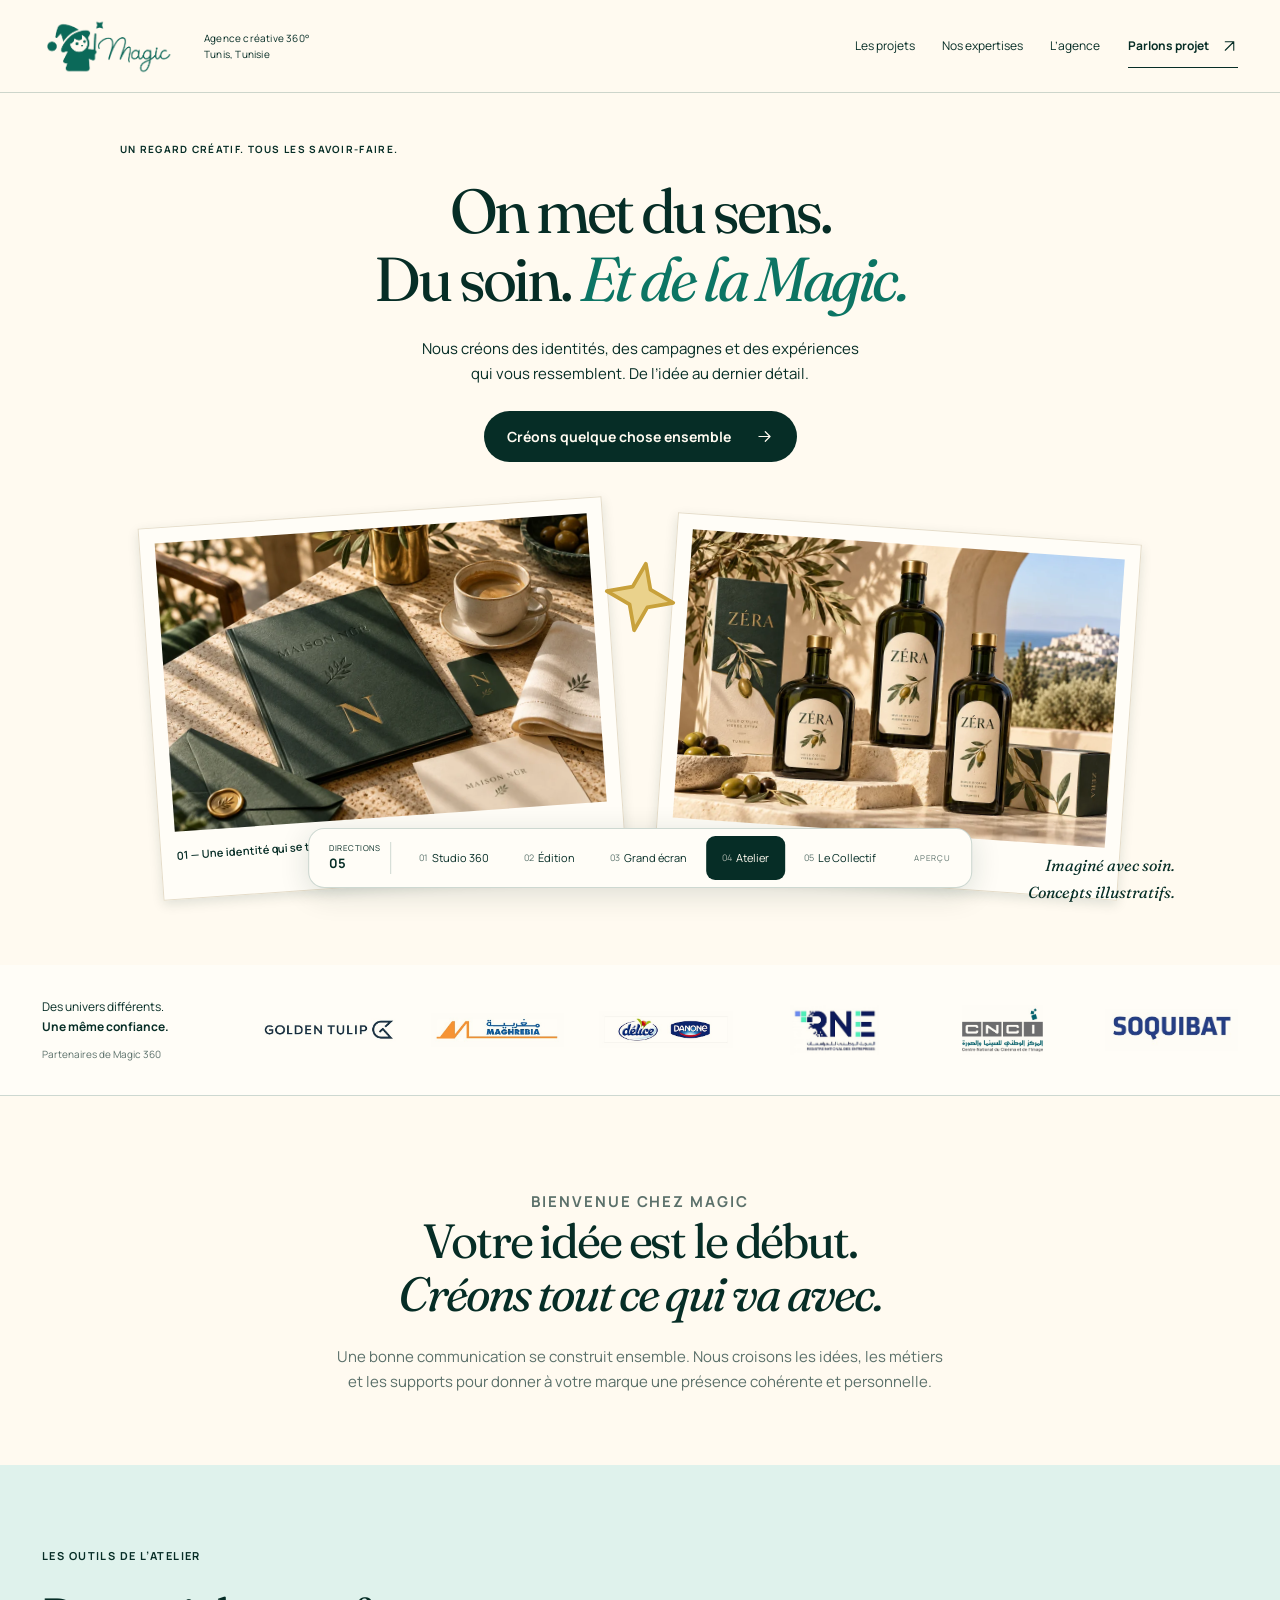
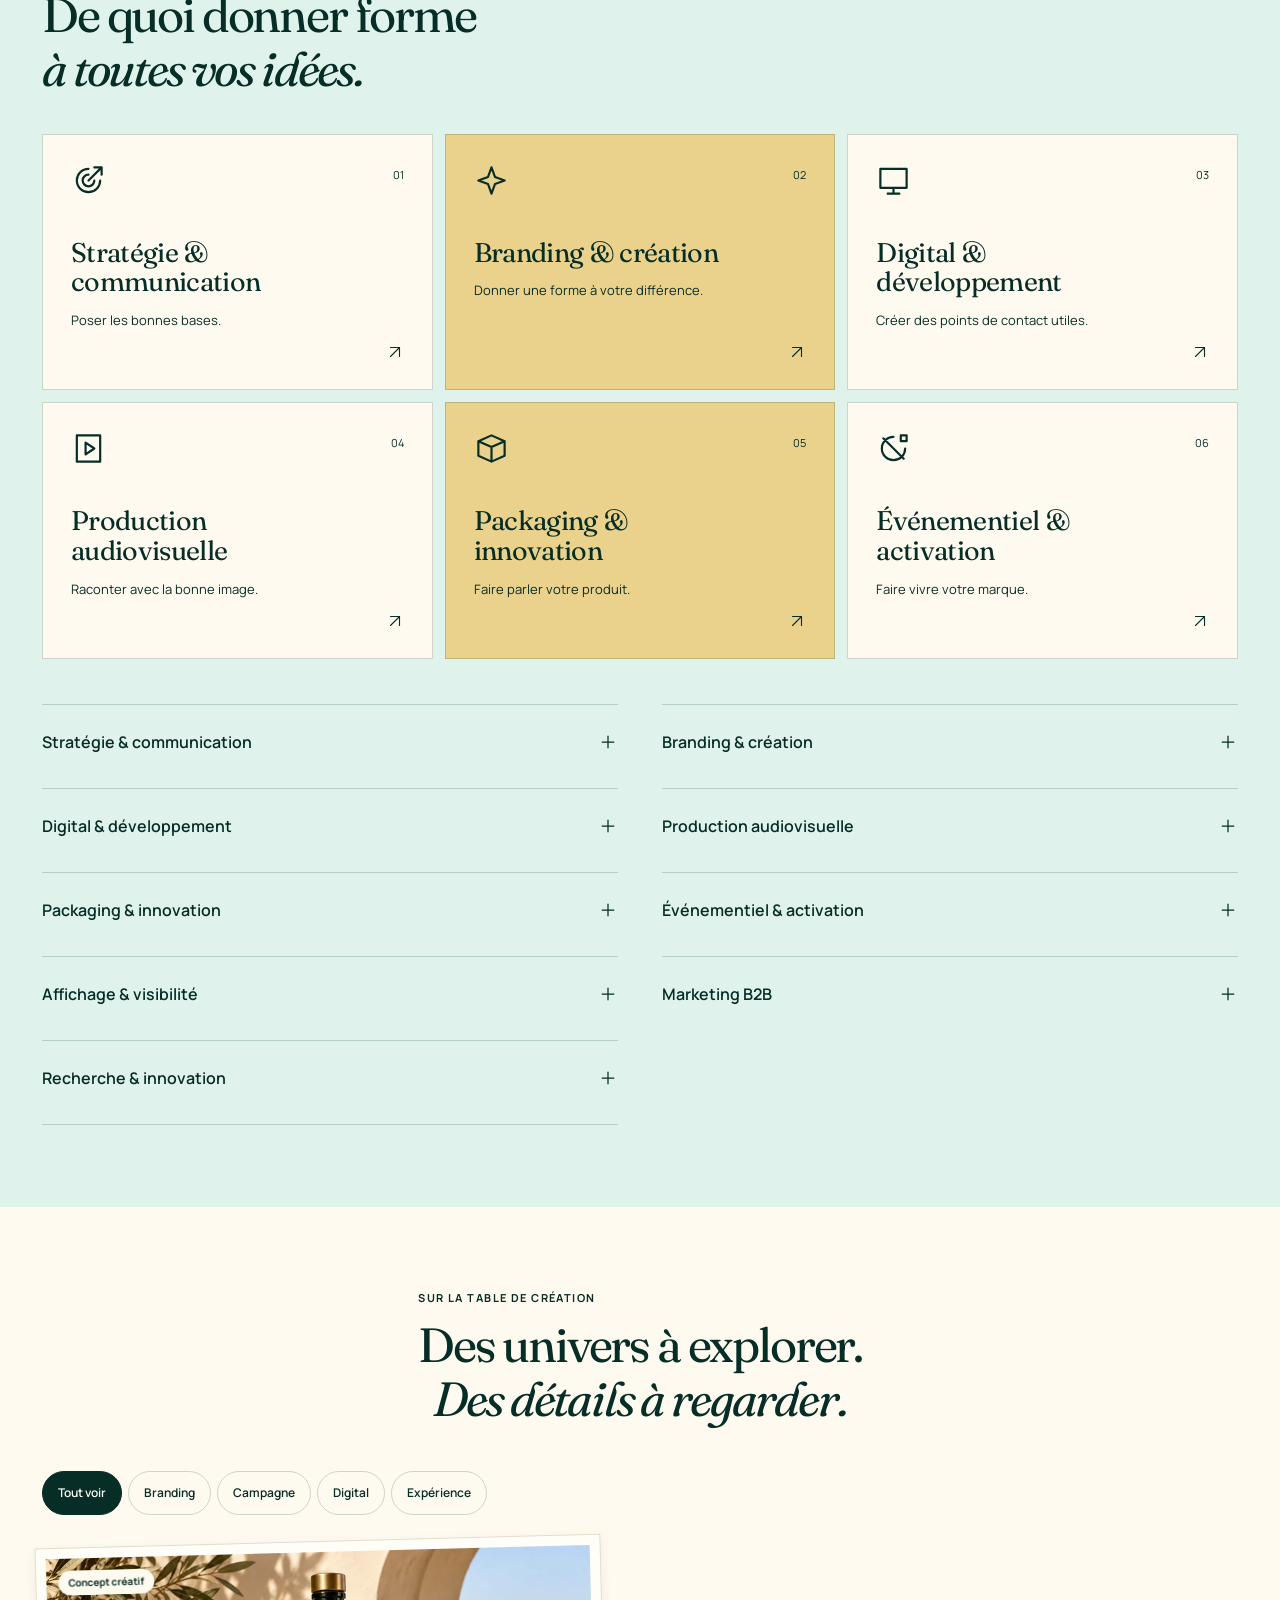
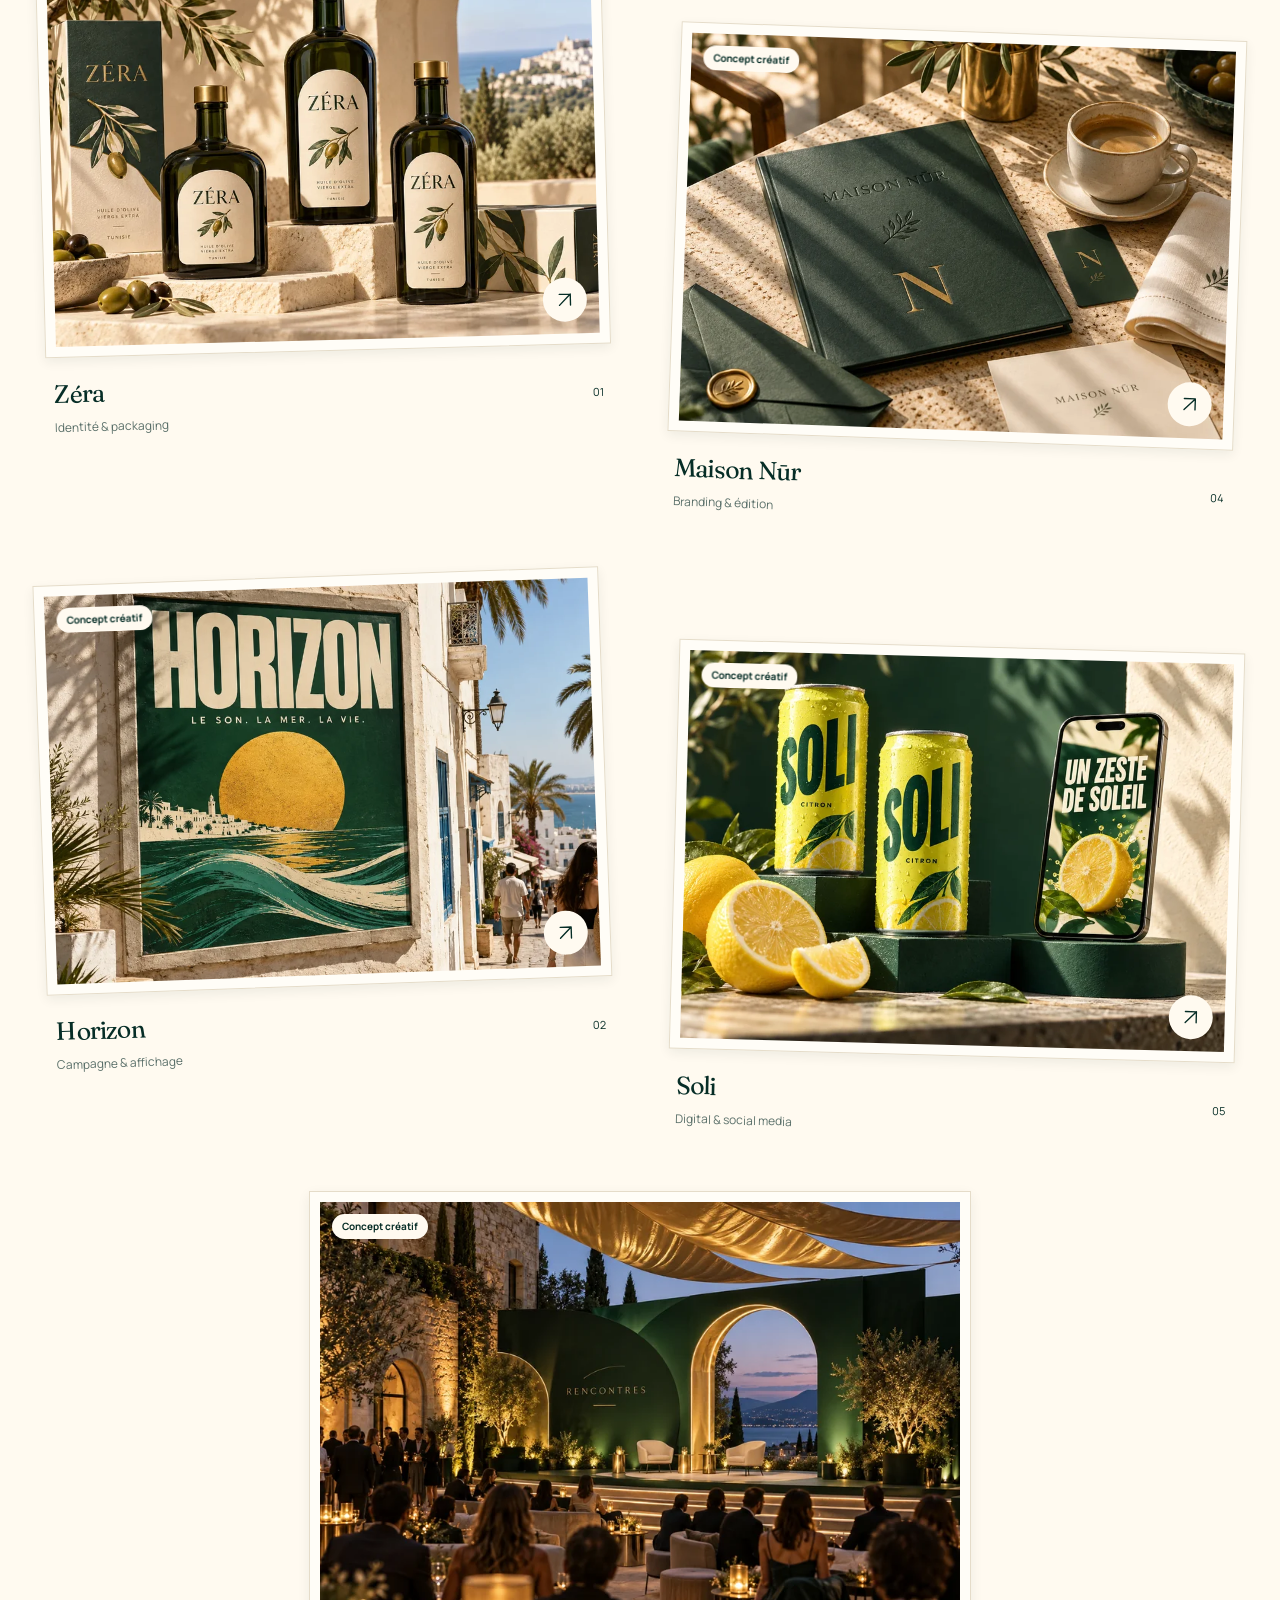
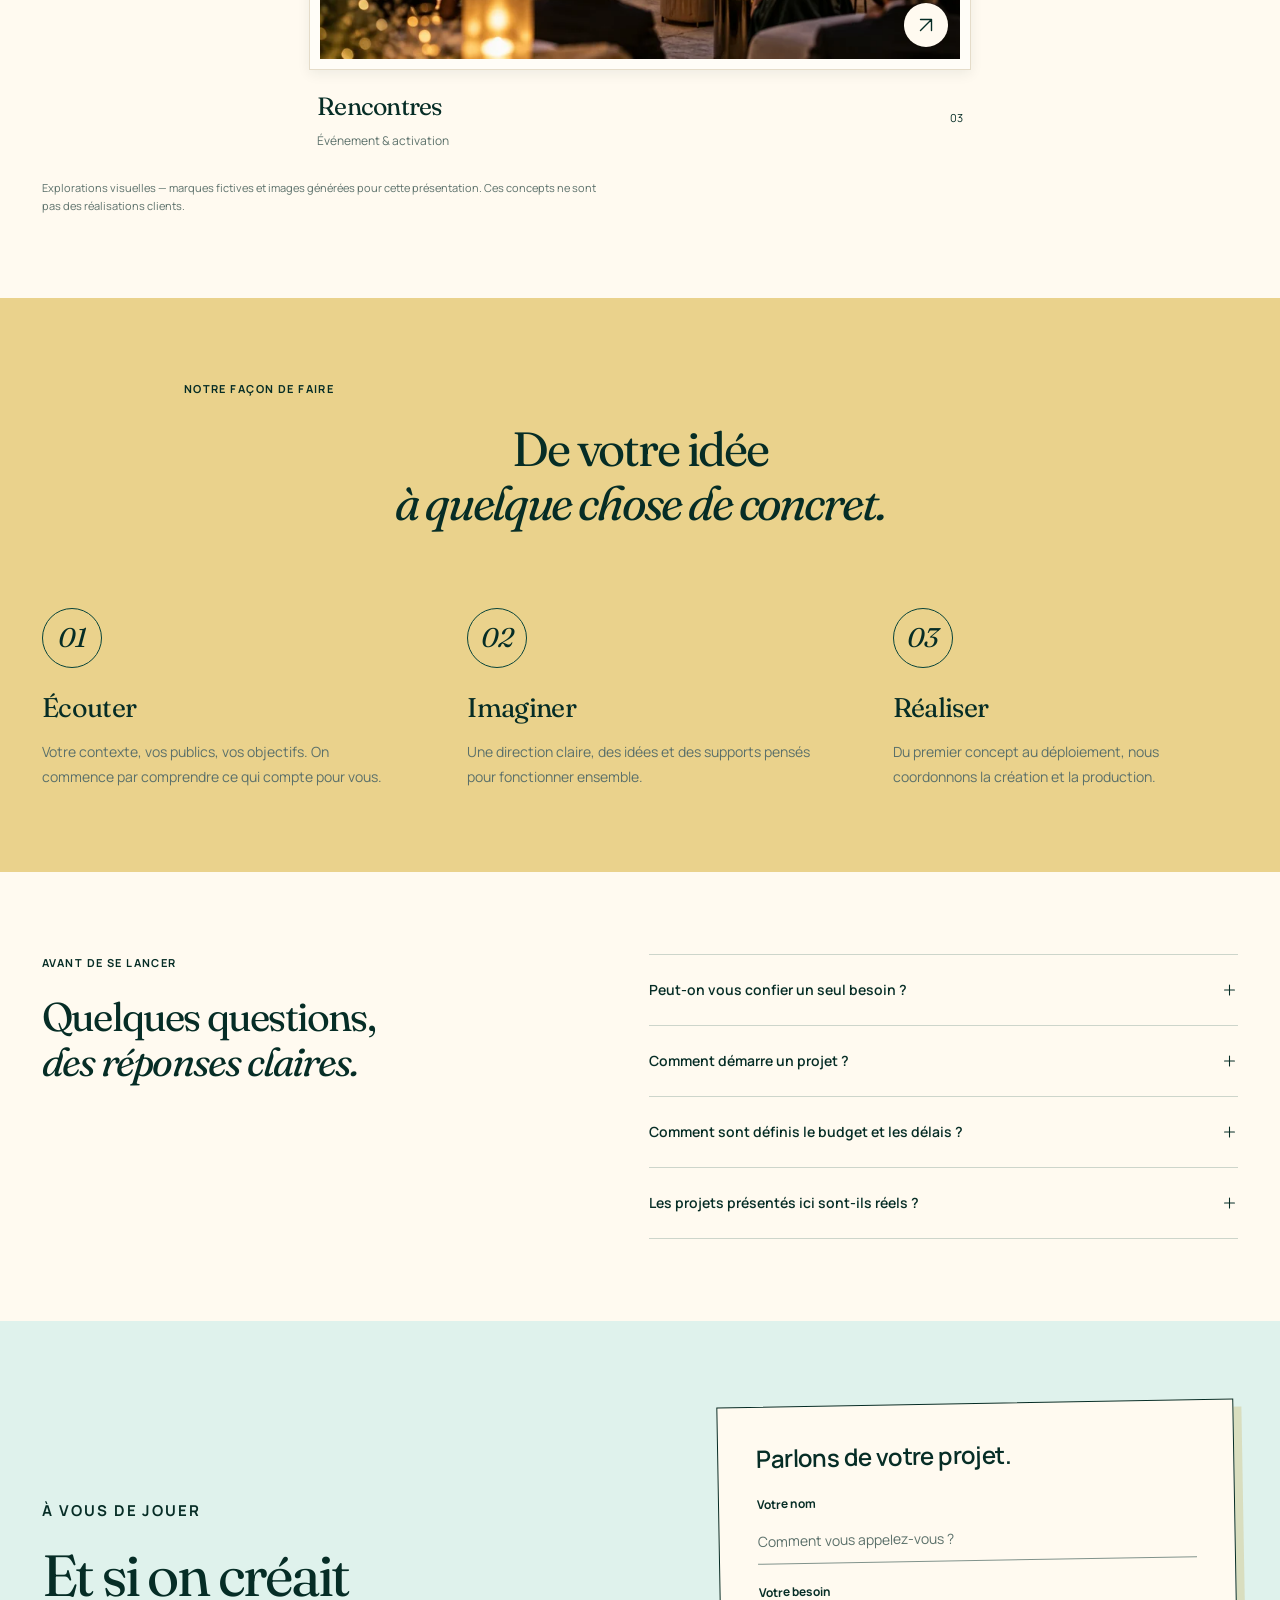
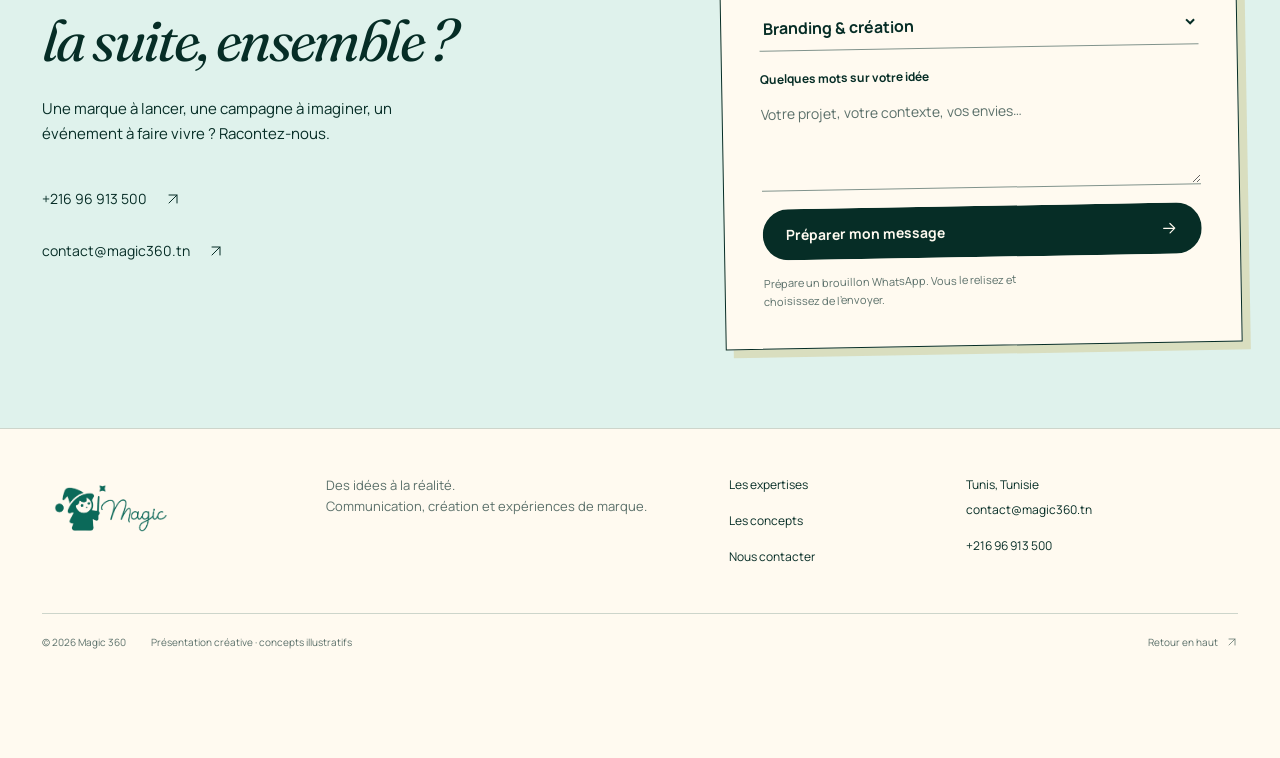
<file: directions/atelier/index.html>
<!doctype html><html lang="fr"><head><meta charset="utf-8"><meta name="viewport" content="width=device-width, initial-scale=1"><meta name="robots" content="noindex, follow"><meta name="theme-color" content="#062d26"><title>Magic 360 — Atelier | Agence de communication en Tunisie</title><meta name="description" content="Découvrez Magic 360 : stratégie, branding, digital, production et événementiel en Tunisie. Direction créative Atelier."><link rel="canonical" href="https://magic360.tn/"><link rel="icon" href="/magiclogo.png"><link rel="preconnect" href="https://fonts.googleapis.com"><link rel="preconnect" href="https://fonts.gstatic.com" crossorigin><link href="https://fonts.googleapis.com/css2?family=Fraunces:ital,wght@0,400;0,500;0,600;1,400;1,500&family=Manrope:wght@400;500;600;700;800&display=swap" rel="stylesheet"><link rel="stylesheet" href="/assets/homepages.css"><script src="/assets/homepages.js" defer></script><script type="application/ld+json">{"@context":"https://schema.org","@type":"Organization","@id":"https://magic360.tn/#organization","name":"Magic 360","url":"https://magic360.tn/","logo":"https://magic360.tn/magiclogo.png","telephone":"+21696913500","email":"contact@magic360.tn","address":{"@type":"PostalAddress","addressLocality":"Tunis","addressCountry":"TN"}}</script></head><body class="theme-atelier" id="top"><a class="skip-link" href="#main">Aller au contenu</a><header class="site-header"><div class="wrap header-inner"><a class="logo" href="#top" aria-label="Magic 360 — accueil"><img src="/nav.png" alt="Magic" width="1100" height="500"></a><span class="header-tag">Agence créative 360°<br>Tunis, Tunisie</span><nav id="main-nav" aria-label="Navigation principale"><a href="#realisations">Les projets</a><a href="#services">Nos expertises</a><a href="#agence">L’agence</a></nav><a class="nav-contact" href="#contact">Parlons projet <svg viewBox="0 0 24 24" fill="none" stroke="currentColor" stroke-width="1.5" stroke-linecap="round" stroke-linejoin="round" aria-hidden="true"><path d="M6 18 18 6M6 6h12v12"/></svg></a><button class="menu-toggle" aria-label="Ouvrir le menu" aria-controls="main-nav" aria-expanded="false">Menu <span></span></button></div></header><main id="main"><section class="atelier-hero wrap"><div class="atelier-hero-copy"><p class="eyebrow">Un regard créatif. Tous les savoir-faire.</p><h1>On met du sens.<br>Du soin. <em>Et de la Magic.</em></h1><p>Nous créons des identités, des campagnes et des expériences<br class="desktop-only"> qui vous ressemblent. De l’idée au dernier détail.</p><a class="button" href="#contact">Créons quelque chose ensemble<svg viewBox="0 0 24 24" fill="none" stroke="currentColor" stroke-width="1.5" stroke-linecap="round" stroke-linejoin="round" aria-hidden="true"><path d="M5 12h14M13 6l6 6-6 6"/></svg></a></div><div class="atelier-desk"><figure class="paper paper-one"><img class="" src="/assets/concepts/hospitality-900.webp" srcset="/assets/concepts/hospitality-480.webp 480w, /assets/concepts/hospitality-900.webp 900w, /assets/concepts/hospitality-1400.webp 1400w" sizes="(min-width: 900px) 50vw, 100vw" width="1536" height="1024" alt="Papeterie et menu de la marque hôtelière fictive Maison Nūr" loading="eager" fetchpriority=high decoding="async"><figcaption>01 — Une identité qui se touche.</figcaption></figure><figure class="paper paper-two"><img class="" src="/assets/concepts/packaging-900.webp" srcset="/assets/concepts/packaging-480.webp 480w, /assets/concepts/packaging-900.webp 900w, /assets/concepts/packaging-1400.webp 1400w" sizes="(min-width: 900px) 50vw, 100vw" width="1536" height="1024" alt="Bouteilles et coffrets imaginaires Zéra, vert profond et ivoire" loading="eager" fetchpriority=high decoding="async"><figcaption>02 — Un produit qui se raconte.</figcaption></figure><span class="atelier-star"><svg viewBox="0 0 24 24" fill="none" stroke="currentColor" stroke-width="1.5" stroke-linecap="round" stroke-linejoin="round" aria-hidden="true"><path d="m12 3 2.4 6.6L21 12l-6.6 2.4L12 21l-2.4-6.6L3 12l6.6-2.4Z"/></svg></span><span class="desk-note">Imaginé avec soin.<br>Concepts illustratifs.</span></div></section><section class="proof" id="partenaires"><div class="wrap proof-inner"><p>Des univers différents.<br><strong>Une même confiance.</strong><span>Partenaires de Magic 360</span></p><div class="partner-logos"><img src="/assets/partners/clean/golden-tulip.png" alt="Golden Tulip" width="180" height="76" loading="lazy"><img src="/assets/partners/clean/maghrebia.png" alt="Maghrebia" width="180" height="76" loading="lazy"><img src="/assets/partners/clean/delice-danone.png" alt="Délice Danone" width="180" height="76" loading="lazy"><img src="/assets/partners/clean/rne.png" alt="Registre National des Entreprises" width="180" height="76" loading="lazy"><img src="/assets/partners/clean/cnci.png" alt="Centre National du Cinéma et de l’Image" width="180" height="76" loading="lazy"><img src="/assets/partners/clean/soquibat.png" alt="Soquibat" width="180" height="76" loading="lazy"></div></div></section><section class="section wrap atelier-intro" id="agence"><p class="eyebrow">Bienvenue chez Magic</p><h2>Votre idée est le début.<br><em>Créons tout ce qui va avec.</em></h2><p>Une bonne communication se construit ensemble. Nous croisons les idées, les métiers et les supports pour donner à votre marque une présence cohérente et personnelle.</p></section><section class="atelier-services section" id="services"><div class="wrap"><div class="section-head"><p class="eyebrow">Les outils de l’atelier</p><div><h2>De quoi donner forme<br><em>à toutes vos idées.</em></h2></div></div><div class="atelier-service-tiles"><a href="#service-0" class="material-card"><svg viewBox="0 0 24 24" fill="none" stroke="currentColor" stroke-width="1.5" stroke-linecap="round" stroke-linejoin="round" aria-hidden="true"><path d="M20 12a8 8 0 1 1-8-8M12 8a4 4 0 1 0 4 4M12 12 21 3M16 3h5v5"/></svg><span>01</span><h3>Stratégie & communication</h3><p>Poser les bonnes bases.</p><svg viewBox="0 0 24 24" fill="none" stroke="currentColor" stroke-width="1.5" stroke-linecap="round" stroke-linejoin="round" aria-hidden="true"><path d="M6 18 18 6M6 6h12v12"/></svg></a><a href="#service-1" class="material-card"><svg viewBox="0 0 24 24" fill="none" stroke="currentColor" stroke-width="1.5" stroke-linecap="round" stroke-linejoin="round" aria-hidden="true"><path d="m12 3 2.4 6.6L21 12l-6.6 2.4L12 21l-2.4-6.6L3 12l6.6-2.4Z"/></svg><span>02</span><h3>Branding & création</h3><p>Donner une forme à votre différence.</p><svg viewBox="0 0 24 24" fill="none" stroke="currentColor" stroke-width="1.5" stroke-linecap="round" stroke-linejoin="round" aria-hidden="true"><path d="M6 18 18 6M6 6h12v12"/></svg></a><a href="#service-2" class="material-card"><svg viewBox="0 0 24 24" fill="none" stroke="currentColor" stroke-width="1.5" stroke-linecap="round" stroke-linejoin="round" aria-hidden="true"><path d="M3 4h18v13H3zM8 21h8M12 17v4"/></svg><span>03</span><h3>Digital & développement</h3><p>Créer des points de contact utiles.</p><svg viewBox="0 0 24 24" fill="none" stroke="currentColor" stroke-width="1.5" stroke-linecap="round" stroke-linejoin="round" aria-hidden="true"><path d="M6 18 18 6M6 6h12v12"/></svg></a><a href="#service-3" class="material-card"><svg viewBox="0 0 24 24" fill="none" stroke="currentColor" stroke-width="1.5" stroke-linecap="round" stroke-linejoin="round" aria-hidden="true"><path d="M4 3h16v18H4zM10 8l6 4-6 4Z"/></svg><span>04</span><h3>Production audiovisuelle</h3><p>Raconter avec la bonne image.</p><svg viewBox="0 0 24 24" fill="none" stroke="currentColor" stroke-width="1.5" stroke-linecap="round" stroke-linejoin="round" aria-hidden="true"><path d="M6 18 18 6M6 6h12v12"/></svg></a><a href="#service-4" class="material-card"><svg viewBox="0 0 24 24" fill="none" stroke="currentColor" stroke-width="1.5" stroke-linecap="round" stroke-linejoin="round" aria-hidden="true"><path d="m3 7 9-4 9 4v10l-9 4-9-4ZM3 7l9 4 9-4M12 11v10"/></svg><span>05</span><h3>Packaging & innovation</h3><p>Faire parler votre produit.</p><svg viewBox="0 0 24 24" fill="none" stroke="currentColor" stroke-width="1.5" stroke-linecap="round" stroke-linejoin="round" aria-hidden="true"><path d="M6 18 18 6M6 6h12v12"/></svg></a><a href="#service-5" class="material-card"><svg viewBox="0 0 24 24" fill="none" stroke="currentColor" stroke-width="1.5" stroke-linecap="round" stroke-linejoin="round" aria-hidden="true"><path d="M20 12a8 8 0 1 1-8-8M5 5l14 14M17 3h4v4h-4z"/></svg><span>06</span><h3>Événementiel & activation</h3><p>Faire vivre votre marque.</p><svg viewBox="0 0 24 24" fill="none" stroke="currentColor" stroke-width="1.5" stroke-linecap="round" stroke-linejoin="round" aria-hidden="true"><path d="M6 18 18 6M6 6h12v12"/></svg></a></div><div class="atelier-details"><details id="service-0" class="service"><summary>Stratégie & communication<svg viewBox="0 0 24 24" fill="none" stroke="currentColor" stroke-width="1.5" stroke-linecap="round" stroke-linejoin="round" aria-hidden="true"><path d="M12 5v14M5 12h14"/></svg></summary><p>Positionnement, plan de communication, étude de marché et concept de campagne.</p><a href="#contact">Parlons de ce besoin <svg viewBox="0 0 24 24" fill="none" stroke="currentColor" stroke-width="1.5" stroke-linecap="round" stroke-linejoin="round" aria-hidden="true"><path d="M5 12h14M13 6l6 6-6 6"/></svg></a></details><details id="service-1" class="service"><summary>Branding & création<svg viewBox="0 0 24 24" fill="none" stroke="currentColor" stroke-width="1.5" stroke-linecap="round" stroke-linejoin="round" aria-hidden="true"><path d="M12 5v14M5 12h14"/></svg></summary><p>Identité visuelle, design graphique, édition et supports de communication.</p><a href="#contact">Parlons de ce besoin <svg viewBox="0 0 24 24" fill="none" stroke="currentColor" stroke-width="1.5" stroke-linecap="round" stroke-linejoin="round" aria-hidden="true"><path d="M5 12h14M13 6l6 6-6 6"/></svg></a></details><details id="service-2" class="service"><summary>Digital & développement<svg viewBox="0 0 24 24" fill="none" stroke="currentColor" stroke-width="1.5" stroke-linecap="round" stroke-linejoin="round" aria-hidden="true"><path d="M12 5v14M5 12h14"/></svg></summary><p>Social media, campagnes digitales, sites web et e-commerce.</p><a href="#contact">Parlons de ce besoin <svg viewBox="0 0 24 24" fill="none" stroke="currentColor" stroke-width="1.5" stroke-linecap="round" stroke-linejoin="round" aria-hidden="true"><path d="M5 12h14M13 6l6 6-6 6"/></svg></a></details><details id="service-3" class="service"><summary>Production audiovisuelle<svg viewBox="0 0 24 24" fill="none" stroke="currentColor" stroke-width="1.5" stroke-linecap="round" stroke-linejoin="round" aria-hidden="true"><path d="M12 5v14M5 12h14"/></svg></summary><p>Films de marque, contenus photo et vidéo, motion design et captation live.</p><a href="#contact">Parlons de ce besoin <svg viewBox="0 0 24 24" fill="none" stroke="currentColor" stroke-width="1.5" stroke-linecap="round" stroke-linejoin="round" aria-hidden="true"><path d="M5 12h14M13 6l6 6-6 6"/></svg></a></details><details id="service-4" class="service"><summary>Packaging & innovation<svg viewBox="0 0 24 24" fill="none" stroke="currentColor" stroke-width="1.5" stroke-linecap="round" stroke-linejoin="round" aria-hidden="true"><path d="M12 5v14M5 12h14"/></svg></summary><p>Design d’emballage, concepts produits et déclinaisons adaptées à votre marché.</p><a href="#contact">Parlons de ce besoin <svg viewBox="0 0 24 24" fill="none" stroke="currentColor" stroke-width="1.5" stroke-linecap="round" stroke-linejoin="round" aria-hidden="true"><path d="M5 12h14M13 6l6 6-6 6"/></svg></a></details><details id="service-5" class="service"><summary>Événementiel & activation<svg viewBox="0 0 24 24" fill="none" stroke="currentColor" stroke-width="1.5" stroke-linecap="round" stroke-linejoin="round" aria-hidden="true"><path d="M12 5v14M5 12h14"/></svg></summary><p>Lancements, salons, conférences, scénographie et expériences grand public.</p><a href="#contact">Parlons de ce besoin <svg viewBox="0 0 24 24" fill="none" stroke="currentColor" stroke-width="1.5" stroke-linecap="round" stroke-linejoin="round" aria-hidden="true"><path d="M5 12h14M13 6l6 6-6 6"/></svg></a></details><details id="service-6" class="service"><summary>Affichage & visibilité<svg viewBox="0 0 24 24" fill="none" stroke="currentColor" stroke-width="1.5" stroke-linecap="round" stroke-linejoin="round" aria-hidden="true"><path d="M12 5v14M5 12h14"/></svg></summary><p>Outdoor, billboards, écrans LED, création, impression et pose.</p><a href="#contact">Parlons de ce besoin <svg viewBox="0 0 24 24" fill="none" stroke="currentColor" stroke-width="1.5" stroke-linecap="round" stroke-linejoin="round" aria-hidden="true"><path d="M5 12h14M13 6l6 6-6 6"/></svg></a></details><details id="service-7" class="service"><summary>Marketing B2B<svg viewBox="0 0 24 24" fill="none" stroke="currentColor" stroke-width="1.5" stroke-linecap="round" stroke-linejoin="round" aria-hidden="true"><path d="M12 5v14M5 12h14"/></svg></summary><p>Positionnement sectoriel, contenus d’autorité et accompagnement commercial.</p><a href="#contact">Parlons de ce besoin <svg viewBox="0 0 24 24" fill="none" stroke="currentColor" stroke-width="1.5" stroke-linecap="round" stroke-linejoin="round" aria-hidden="true"><path d="M5 12h14M13 6l6 6-6 6"/></svg></a></details><details id="service-8" class="service"><summary>Recherche & innovation<svg viewBox="0 0 24 24" fill="none" stroke="currentColor" stroke-width="1.5" stroke-linecap="round" stroke-linejoin="round" aria-hidden="true"><path d="M12 5v14M5 12h14"/></svg></summary><p>Analyse des tendances, tests de concepts et prototypes marketing.</p><a href="#contact">Parlons de ce besoin <svg viewBox="0 0 24 24" fill="none" stroke="currentColor" stroke-width="1.5" stroke-linecap="round" stroke-linejoin="round" aria-hidden="true"><path d="M5 12h14M13 6l6 6-6 6"/></svg></a></details></div></div></section><section class="section wrap atelier-work" id="realisations"><div class="section-head"><p class="eyebrow">Sur la table de création</p><div><h2>Des univers à explorer.<br><em>Des détails à regarder.</em></h2></div></div><div class="gallery-area"><div class="filters" role="group" aria-label="Filtrer les concepts"><button data-filter="all" aria-pressed="true">Tout voir</button><button data-filter="branding" aria-pressed="false">Branding</button><button data-filter="campagne" aria-pressed="false">Campagne</button><button data-filter="digital" aria-pressed="false">Digital</button><button data-filter="experience" aria-pressed="false">Expérience</button></div><p class="filter-status sr-only" role="status"></p><div class="projects atelier-projects"><article class="project " data-category="branding"><button class="project-open" data-project="packaging" aria-label="Explorer le concept Zéra"><span class="project-image"><img class="" src="/assets/concepts/packaging-900.webp" srcset="/assets/concepts/packaging-480.webp 480w, /assets/concepts/packaging-900.webp 900w, /assets/concepts/packaging-1400.webp 1400w" sizes="(min-width: 900px) 50vw, 100vw" width="1536" height="1024" alt="Bouteilles et coffrets imaginaires Zéra, vert profond et ivoire" loading="lazy"  decoding="async"><span class="concept-tag">Concept créatif</span><span class="project-arrow"><svg viewBox="0 0 24 24" fill="none" stroke="currentColor" stroke-width="1.5" stroke-linecap="round" stroke-linejoin="round" aria-hidden="true"><path d="M6 18 18 6M6 6h12v12"/></svg></span></span><span class="project-caption"><span><strong>Zéra</strong><span>Identité & packaging</span></span><span class="project-no">01</span></span></button></article><article class="project " data-category="branding"><button class="project-open" data-project="hospitality" aria-label="Explorer le concept Maison Nūr"><span class="project-image"><img class="" src="/assets/concepts/hospitality-900.webp" srcset="/assets/concepts/hospitality-480.webp 480w, /assets/concepts/hospitality-900.webp 900w, /assets/concepts/hospitality-1400.webp 1400w" sizes="(min-width: 900px) 50vw, 100vw" width="1536" height="1024" alt="Papeterie et menu de la marque hôtelière fictive Maison Nūr" loading="lazy"  decoding="async"><span class="concept-tag">Concept créatif</span><span class="project-arrow"><svg viewBox="0 0 24 24" fill="none" stroke="currentColor" stroke-width="1.5" stroke-linecap="round" stroke-linejoin="round" aria-hidden="true"><path d="M6 18 18 6M6 6h12v12"/></svg></span></span><span class="project-caption"><span><strong>Maison Nūr</strong><span>Branding & édition</span></span><span class="project-no">04</span></span></button></article><article class="project " data-category="campagne"><button class="project-open" data-project="campaign" aria-label="Explorer le concept Horizon"><span class="project-image"><img class="" src="/assets/concepts/campaign-900.webp" srcset="/assets/concepts/campaign-480.webp 480w, /assets/concepts/campaign-900.webp 900w, /assets/concepts/campaign-1400.webp 1400w" sizes="(min-width: 900px) 50vw, 100vw" width="1536" height="1024" alt="Affiche conceptuelle Horizon dans une rue méditerranéenne" loading="lazy"  decoding="async"><span class="concept-tag">Concept créatif</span><span class="project-arrow"><svg viewBox="0 0 24 24" fill="none" stroke="currentColor" stroke-width="1.5" stroke-linecap="round" stroke-linejoin="round" aria-hidden="true"><path d="M6 18 18 6M6 6h12v12"/></svg></span></span><span class="project-caption"><span><strong>Horizon</strong><span>Campagne & affichage</span></span><span class="project-no">02</span></span></button></article><article class="project " data-category="digital"><button class="project-open" data-project="digital" aria-label="Explorer le concept Soli"><span class="project-image"><img class="" src="/assets/concepts/digital-900.webp" srcset="/assets/concepts/digital-480.webp 480w, /assets/concepts/digital-900.webp 900w, /assets/concepts/digital-1400.webp 1400w" sizes="(min-width: 900px) 50vw, 100vw" width="1536" height="1024" alt="Canettes et campagne mobile fictives Soli au citron" loading="lazy"  decoding="async"><span class="concept-tag">Concept créatif</span><span class="project-arrow"><svg viewBox="0 0 24 24" fill="none" stroke="currentColor" stroke-width="1.5" stroke-linecap="round" stroke-linejoin="round" aria-hidden="true"><path d="M6 18 18 6M6 6h12v12"/></svg></span></span><span class="project-caption"><span><strong>Soli</strong><span>Digital & social media</span></span><span class="project-no">05</span></span></button></article><article class="project " data-category="experience"><button class="project-open" data-project="event" aria-label="Explorer le concept Rencontres"><span class="project-image"><img class="" src="/assets/concepts/event-900.webp" srcset="/assets/concepts/event-480.webp 480w, /assets/concepts/event-900.webp 900w, /assets/concepts/event-1400.webp 1400w" sizes="(min-width: 900px) 50vw, 100vw" width="1536" height="1024" alt="Scénographie imaginaire Rencontres dans une cour au crépuscule" loading="lazy"  decoding="async"><span class="concept-tag">Concept créatif</span><span class="project-arrow"><svg viewBox="0 0 24 24" fill="none" stroke="currentColor" stroke-width="1.5" stroke-linecap="round" stroke-linejoin="round" aria-hidden="true"><path d="M6 18 18 6M6 6h12v12"/></svg></span></span><span class="project-caption"><span><strong>Rencontres</strong><span>Événement & activation</span></span><span class="project-no">03</span></span></button></article></div><p class="concept-note">Explorations visuelles — marques fictives et images générées pour cette présentation. Ces concepts ne sont pas des réalisations clients.</p></div></section><section class="atelier-method section"><div class="wrap"><div class="section-head"><p class="eyebrow">Notre façon de faire</p><div><h2>De votre idée<br><em>à quelque chose de concret.</em></h2></div></div><div class="steps atelier-steps"><article><span class="step-number">01</span><h3>Écouter</h3><p>Votre contexte, vos publics, vos objectifs. On commence par comprendre ce qui compte pour vous.</p></article><article><span class="step-number">02</span><h3>Imaginer</h3><p>Une direction claire, des idées et des supports pensés pour fonctionner ensemble.</p></article><article><span class="step-number">03</span><h3>Réaliser</h3><p>Du premier concept au déploiement, nous coordonnons la création et la production.</p></article></div></div></section><section class="faq section wrap"><div class="section-head"><p class="eyebrow">Avant de se lancer</p><div><h2>Quelques questions,<br><em>des réponses claires.</em></h2></div></div><div class="faq-list"><details><summary>Peut-on vous confier un seul besoin ?<svg viewBox="0 0 24 24" fill="none" stroke="currentColor" stroke-width="1.5" stroke-linecap="round" stroke-linejoin="round" aria-hidden="true"><path d="M12 5v14M5 12h14"/></svg></summary><p>Oui. Un projet d’identité, une campagne, un événement ou un site peut être abordé séparément. Nous définissons ensemble le périmètre utile.</p></details><details><summary>Comment démarre un projet ?<svg viewBox="0 0 24 24" fill="none" stroke="currentColor" stroke-width="1.5" stroke-linecap="round" stroke-linejoin="round" aria-hidden="true"><path d="M12 5v14M5 12h14"/></svg></summary><p>Un premier échange permet de comprendre votre besoin, vos supports, votre calendrier et votre budget. Nous préparons ensuite une proposition adaptée.</p></details><details><summary>Comment sont définis le budget et les délais ?<svg viewBox="0 0 24 24" fill="none" stroke="currentColor" stroke-width="1.5" stroke-linecap="round" stroke-linejoin="round" aria-hidden="true"><path d="M12 5v14M5 12h14"/></svg></summary><p>Ils dépendent du périmètre, des livrables et des contraintes de production. Le devis et le calendrier sont précisés avant de lancer le travail.</p></details><details><summary>Les projets présentés ici sont-ils réels ?<svg viewBox="0 0 24 24" fill="none" stroke="currentColor" stroke-width="1.5" stroke-linecap="round" stroke-linejoin="round" aria-hidden="true"><path d="M12 5v14M5 12h14"/></svg></summary><p>Les projets Zéra, Horizon, Rencontres, Maison Nūr et Soli sont des concepts fictifs créés pour explorer cette nouvelle présentation du site. Les logos de partenaires proviennent du site existant et ne sont pas associés à ces concepts.</p></details></div></section><section class="contact" id="contact"><div class="wrap contact-inner"><div><p class="eyebrow">À vous de jouer</p><h2>Et si on créait<br><em>la suite, ensemble ?</em></h2><p>Une marque à lancer, une campagne à imaginer, un événement à faire vivre ? Racontez-nous.</p><div class="contact-links"><a href="tel:+21696913500">+216 96 913 500 <svg viewBox="0 0 24 24" fill="none" stroke="currentColor" stroke-width="1.5" stroke-linecap="round" stroke-linejoin="round" aria-hidden="true"><path d="M6 18 18 6M6 6h12v12"/></svg></a><a href="mailto:contact@magic360.tn">contact@magic360.tn <svg viewBox="0 0 24 24" fill="none" stroke="currentColor" stroke-width="1.5" stroke-linecap="round" stroke-linejoin="round" aria-hidden="true"><path d="M6 18 18 6M6 6h12v12"/></svg></a></div></div><form class="brief-form"><h3>Parlons de votre projet.</h3><label for="brief-name">Votre nom<input id="brief-name" name="name" autocomplete="name" required placeholder="Comment vous appelez-vous ?" maxlength="100"></label><label for="brief-service">Votre besoin<select id="brief-service" name="service"><option>Branding & création</option><option>Stratégie & communication</option><option>Digital & développement</option><option>Production audiovisuelle</option><option>Packaging & innovation</option><option>Événementiel & activation</option><option>Affichage & visibilité</option><option>Marketing B2B</option><option>Recherche & innovation</option><option>Plusieurs besoins / à définir</option></select></label><label for="brief-message">Quelques mots sur votre idée<textarea id="brief-message" name="message" rows="3" required maxlength="2000" placeholder="Votre projet, votre contexte, vos envies…"></textarea></label><button class="button" type="submit">Préparer mon message <svg viewBox="0 0 24 24" fill="none" stroke="currentColor" stroke-width="1.5" stroke-linecap="round" stroke-linejoin="round" aria-hidden="true"><path d="M5 12h14M13 6l6 6-6 6"/></svg></button><p class="form-help">Prépare un brouillon WhatsApp. Vous le relisez et choisissez de l’envoyer.</p><p class="form-status" role="status"></p></form></div></section></main><footer class="footer"><div class="wrap"><div class="footer-main"><a class="logo" href="#top" aria-label="Magic 360 — retour en haut"><img src="/nav.png" alt="Magic" width="1100" height="500" loading="lazy"></a><p>Des idées à la réalité.<br>Communication, création et expériences de marque.</p><div><a href="#services">Les expertises</a><a href="#realisations">Les concepts</a><a href="#contact">Nous contacter</a></div><div><span>Tunis, Tunisie</span><a href="mailto:contact@magic360.tn">contact@magic360.tn</a><a href="tel:+21696913500">+216 96 913 500</a></div></div><div class="footer-bottom"><span>© 2026 Magic 360</span><span>Présentation créative · concepts illustratifs</span><a href="#top">Retour en haut <svg viewBox="0 0 24 24" fill="none" stroke="currentColor" stroke-width="1.5" stroke-linecap="round" stroke-linejoin="round" aria-hidden="true"><path d="M6 18 18 6M6 6h12v12"/></svg></a></div></div></footer><aside class="direction-bar" aria-label="Comparer les cinq directions"><span class="direction-label">DIRECTIONS <b>05</b></span><nav aria-label="Choisir une direction"><a href="/directions/studio/" ><span>01</span> Studio 360</a><a href="/directions/edition/" ><span>02</span> Édition</a><a href="/directions/cinema/" ><span>03</span> Grand écran</a><a href="/directions/atelier/" aria-current=page><span>04</span> Atelier</a><a href="/directions/collectif/" ><span>05</span> Le Collectif</a></nav><span class="preview-label">APERÇU</span></aside><dialog class="project-dialog" aria-labelledby="project-title"><button class="dialog-close" aria-label="Fermer le projet"><svg viewBox="0 0 24 24" fill="none" stroke="currentColor" stroke-width="1.5" stroke-linecap="round" stroke-linejoin="round" aria-hidden="true"><path d="m6 6 12 12M6 18 18 6"/></svg></button><div class="dialog-image"></div><div class="dialog-copy"><p class="eyebrow">Exploration visuelle · concept fictif</p><h2 id="project-title"></h2><p class="dialog-category"></p><p class="dialog-description"></p><p class="concept-note">Marque fictive. Image générée pour cette présentation, sans commande client ni résultat commercial associé.</p><a class="button dialog-contact" href="#contact">Imaginons votre projet<svg viewBox="0 0 24 24" fill="none" stroke="currentColor" stroke-width="1.5" stroke-linecap="round" stroke-linejoin="round" aria-hidden="true"><path d="M5 12h14M13 6l6 6-6 6"/></svg></a></div></dialog></body></html>
</file>
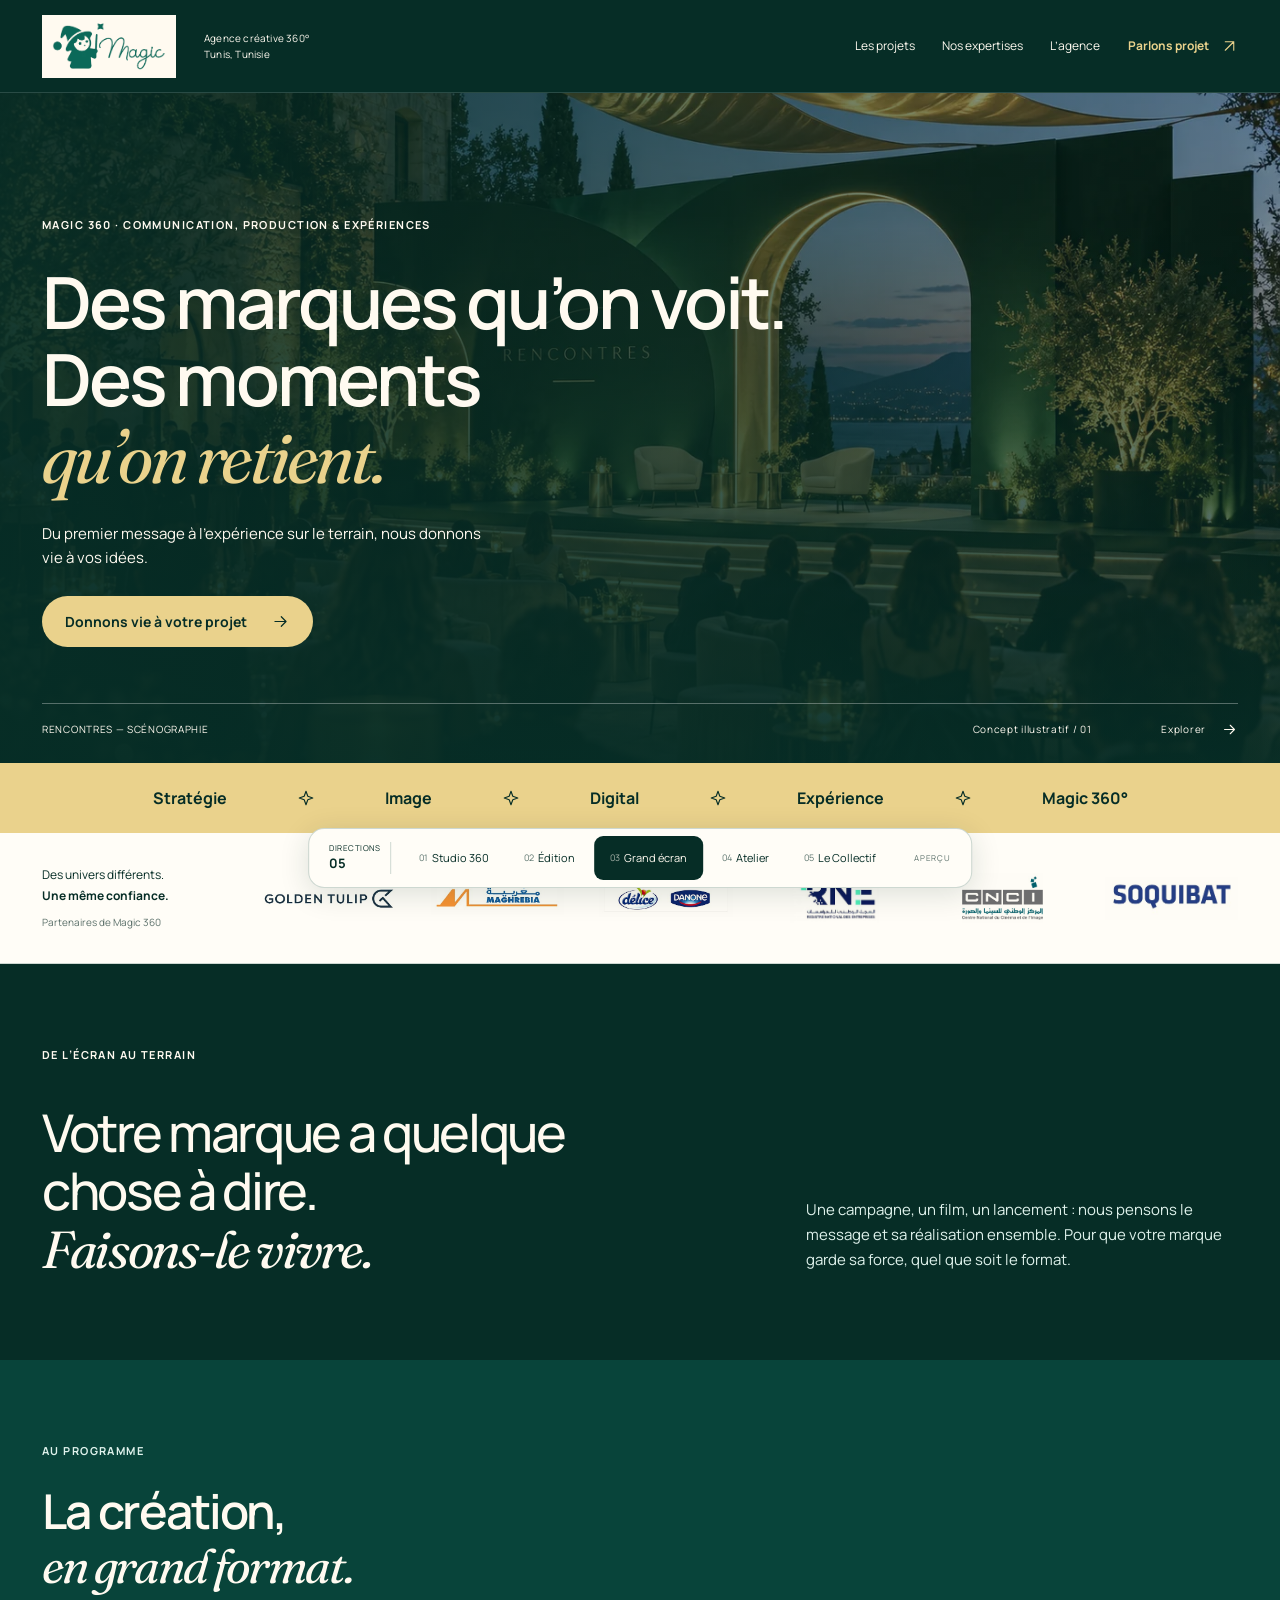
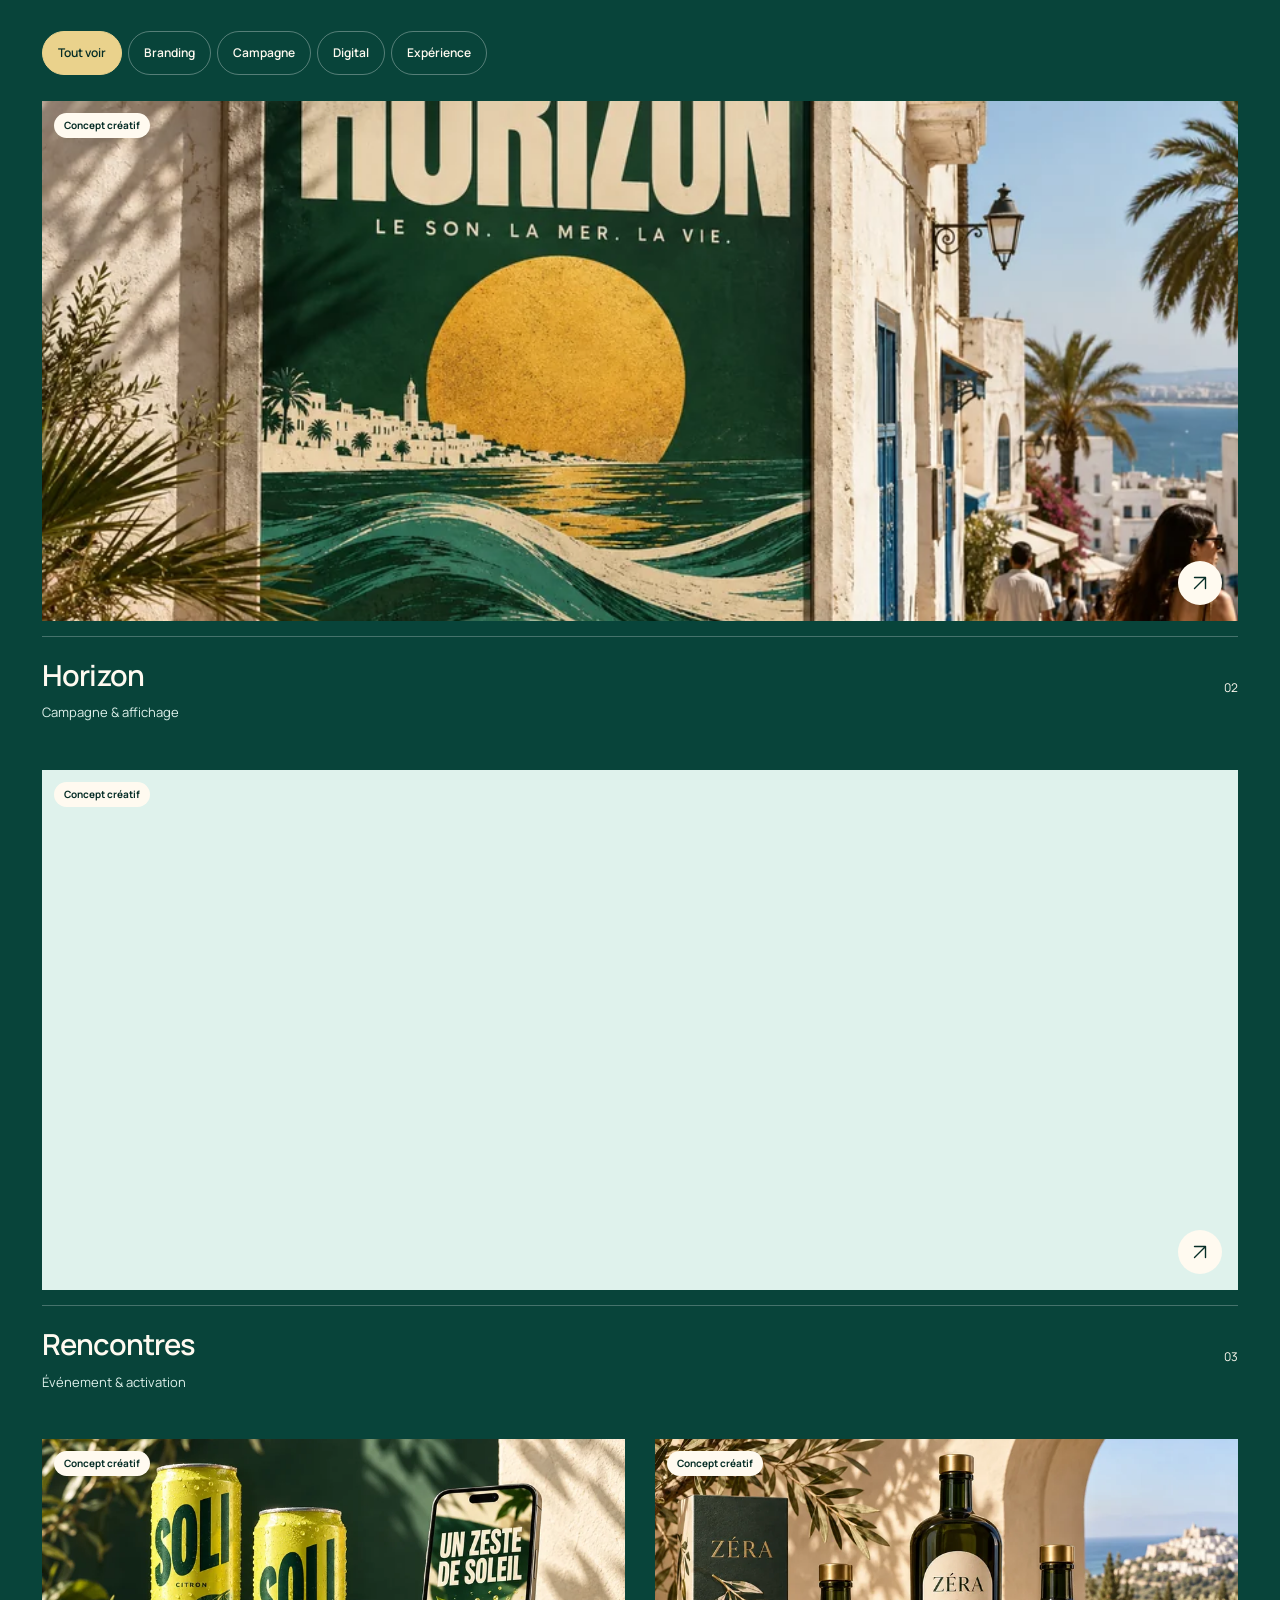
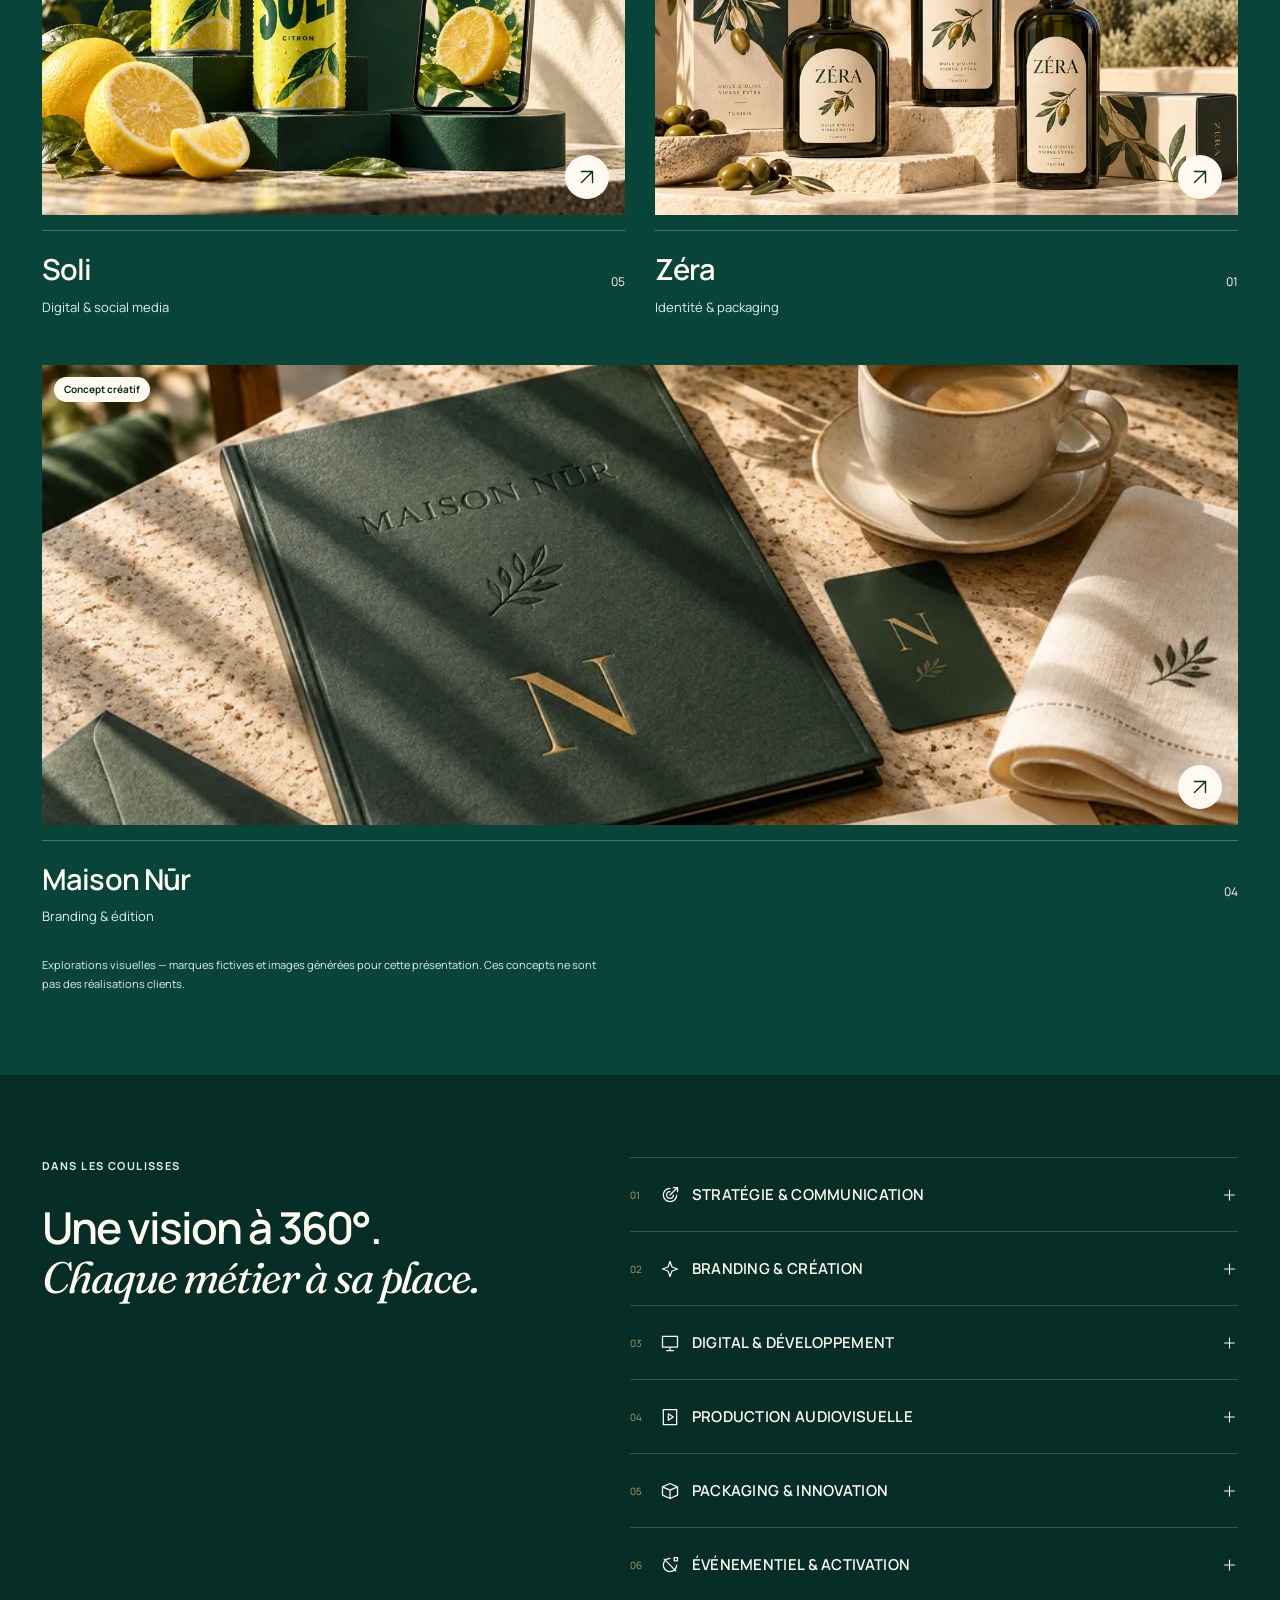
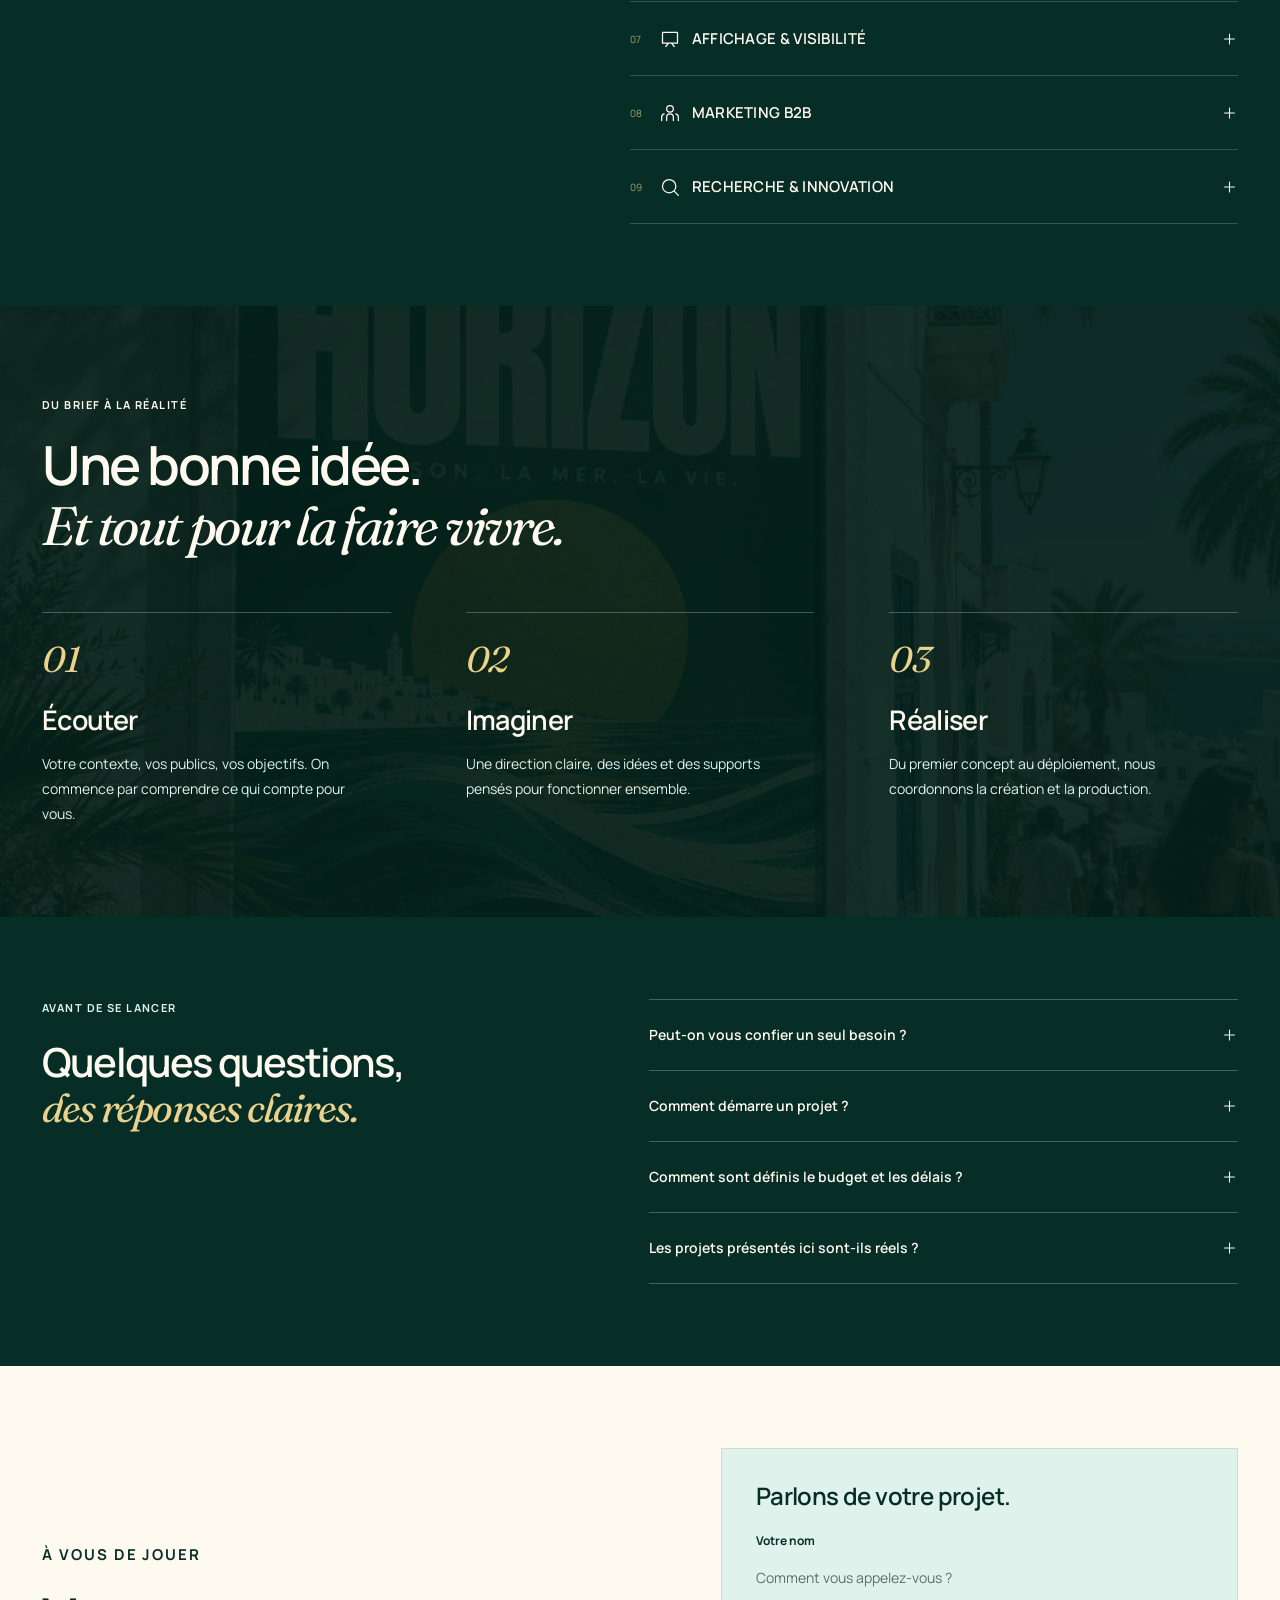
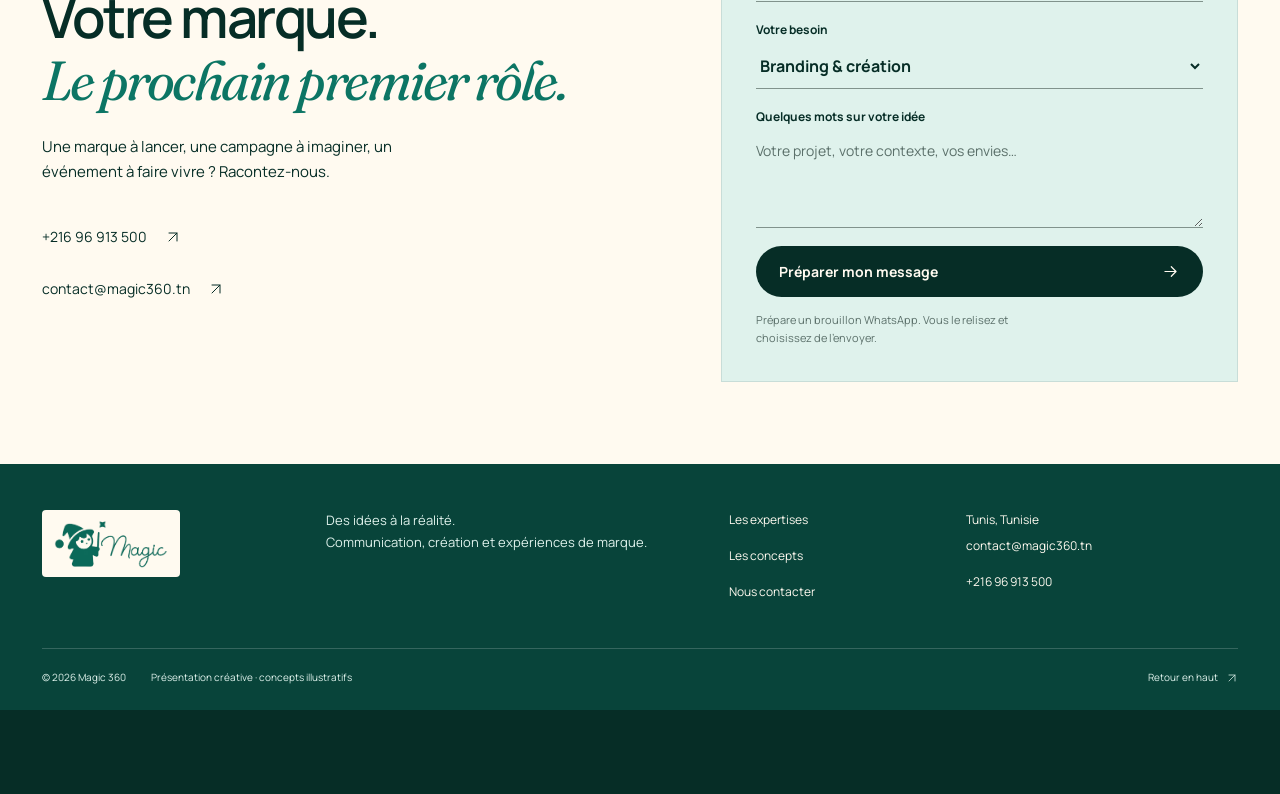
<file: directions/cinema/index.html>
<!doctype html><html lang="fr"><head><meta charset="utf-8"><meta name="viewport" content="width=device-width, initial-scale=1"><meta name="robots" content="noindex, follow"><meta name="theme-color" content="#062d26"><title>Magic 360 — Grand écran | Agence de communication en Tunisie</title><meta name="description" content="Découvrez Magic 360 : stratégie, branding, digital, production et événementiel en Tunisie. Direction créative Grand écran."><link rel="canonical" href="https://magic360.tn/"><link rel="icon" href="/magiclogo.png"><link rel="preconnect" href="https://fonts.googleapis.com"><link rel="preconnect" href="https://fonts.gstatic.com" crossorigin><link href="https://fonts.googleapis.com/css2?family=Fraunces:ital,wght@0,400;0,500;0,600;1,400;1,500&family=Manrope:wght@400;500;600;700;800&display=swap" rel="stylesheet"><link rel="stylesheet" href="/assets/homepages.css"><script src="/assets/homepages.js" defer></script><script type="application/ld+json">{"@context":"https://schema.org","@type":"Organization","@id":"https://magic360.tn/#organization","name":"Magic 360","url":"https://magic360.tn/","logo":"https://magic360.tn/magiclogo.png","telephone":"+21696913500","email":"contact@magic360.tn","address":{"@type":"PostalAddress","addressLocality":"Tunis","addressCountry":"TN"}}</script></head><body class="theme-cinema" id="top"><a class="skip-link" href="#main">Aller au contenu</a><header class="site-header"><div class="wrap header-inner"><a class="logo" href="#top" aria-label="Magic 360 — accueil"><img src="/nav.png" alt="Magic" width="1100" height="500"></a><span class="header-tag">Agence créative 360°<br>Tunis, Tunisie</span><nav id="main-nav" aria-label="Navigation principale"><a href="#realisations">Les projets</a><a href="#services">Nos expertises</a><a href="#agence">L’agence</a></nav><a class="nav-contact" href="#contact">Parlons projet <svg viewBox="0 0 24 24" fill="none" stroke="currentColor" stroke-width="1.5" stroke-linecap="round" stroke-linejoin="round" aria-hidden="true"><path d="M6 18 18 6M6 6h12v12"/></svg></a><button class="menu-toggle" aria-label="Ouvrir le menu" aria-controls="main-nav" aria-expanded="false">Menu <span></span></button></div></header><main id="main"><section class="cinema-hero"><img class="cinema-background" src="/assets/concepts/event-900.webp" srcset="/assets/concepts/event-480.webp 480w, /assets/concepts/event-900.webp 900w, /assets/concepts/event-1400.webp 1400w" sizes="100vw" width="1536" height="1024" alt="Scénographie imaginaire Rencontres dans une cour au crépuscule" loading="eager" fetchpriority=high decoding="async"><div class="cinema-shade"></div><div class="wrap cinema-hero-content"><p class="eyebrow">MAGIC 360 · COMMUNICATION, PRODUCTION & EXPÉRIENCES</p><h1>Des marques qu’on voit.<br>Des moments<br><em>qu’on retient.</em></h1><p>Du premier message à l’expérience sur le terrain, nous donnons vie à vos idées.</p><a class="button" href="#contact">Donnons vie à votre projet<svg viewBox="0 0 24 24" fill="none" stroke="currentColor" stroke-width="1.5" stroke-linecap="round" stroke-linejoin="round" aria-hidden="true"><path d="M5 12h14M13 6l6 6-6 6"/></svg></a><div class="cinema-credits"><span>RENCONTRES — SCÉNOGRAPHIE</span><span>Concept illustratif / 01</span><a href="#realisations">Explorer <svg viewBox="0 0 24 24" fill="none" stroke="currentColor" stroke-width="1.5" stroke-linecap="round" stroke-linejoin="round" aria-hidden="true"><path d="M5 12h14M13 6l6 6-6 6"/></svg></a></div></div></section><div class="cinema-ticker"><span>Stratégie</span><svg viewBox="0 0 24 24" fill="none" stroke="currentColor" stroke-width="1.5" stroke-linecap="round" stroke-linejoin="round" aria-hidden="true"><path d="m12 3 2.4 6.6L21 12l-6.6 2.4L12 21l-2.4-6.6L3 12l6.6-2.4Z"/></svg><span>Image</span><svg viewBox="0 0 24 24" fill="none" stroke="currentColor" stroke-width="1.5" stroke-linecap="round" stroke-linejoin="round" aria-hidden="true"><path d="m12 3 2.4 6.6L21 12l-6.6 2.4L12 21l-2.4-6.6L3 12l6.6-2.4Z"/></svg><span>Digital</span><svg viewBox="0 0 24 24" fill="none" stroke="currentColor" stroke-width="1.5" stroke-linecap="round" stroke-linejoin="round" aria-hidden="true"><path d="m12 3 2.4 6.6L21 12l-6.6 2.4L12 21l-2.4-6.6L3 12l6.6-2.4Z"/></svg><span>Expérience</span><svg viewBox="0 0 24 24" fill="none" stroke="currentColor" stroke-width="1.5" stroke-linecap="round" stroke-linejoin="round" aria-hidden="true"><path d="m12 3 2.4 6.6L21 12l-6.6 2.4L12 21l-2.4-6.6L3 12l6.6-2.4Z"/></svg><span>Magic 360°</span></div><section class="proof" id="partenaires"><div class="wrap proof-inner"><p>Des univers différents.<br><strong>Une même confiance.</strong><span>Partenaires de Magic 360</span></p><div class="partner-logos"><img src="/assets/partners/clean/golden-tulip.png" alt="Golden Tulip" width="180" height="76" loading="lazy"><img src="/assets/partners/clean/maghrebia.png" alt="Maghrebia" width="180" height="76" loading="lazy"><img src="/assets/partners/clean/delice-danone.png" alt="Délice Danone" width="180" height="76" loading="lazy"><img src="/assets/partners/clean/rne.png" alt="Registre National des Entreprises" width="180" height="76" loading="lazy"><img src="/assets/partners/clean/cnci.png" alt="Centre National du Cinéma et de l’Image" width="180" height="76" loading="lazy"><img src="/assets/partners/clean/soquibat.png" alt="Soquibat" width="180" height="76" loading="lazy"></div></div></section><section class="section wrap cinema-intro" id="agence"><p class="eyebrow">De l’écran au terrain</p><h2>Votre marque a quelque<br>chose à dire.<br><em>Faisons-le vivre.</em></h2><p>Une campagne, un film, un lancement : nous pensons le message et sa réalisation ensemble. Pour que votre marque garde sa force, quel que soit le format.</p></section><section class="cinema-work section" id="realisations"><div class="wrap"><div class="section-head"><p class="eyebrow">Au programme</p><div><h2>La création,<br><em>en grand format.</em></h2></div></div><div class="gallery-area"><div class="filters" role="group" aria-label="Filtrer les concepts"><button data-filter="all" aria-pressed="true">Tout voir</button><button data-filter="branding" aria-pressed="false">Branding</button><button data-filter="campagne" aria-pressed="false">Campagne</button><button data-filter="digital" aria-pressed="false">Digital</button><button data-filter="experience" aria-pressed="false">Expérience</button></div><p class="filter-status sr-only" role="status"></p><div class="projects cinema-projects"><article class="project " data-category="campagne"><button class="project-open" data-project="campaign" aria-label="Explorer le concept Horizon"><span class="project-image"><img class="" src="/assets/concepts/campaign-900.webp" srcset="/assets/concepts/campaign-480.webp 480w, /assets/concepts/campaign-900.webp 900w, /assets/concepts/campaign-1400.webp 1400w" sizes="(min-width: 900px) 50vw, 100vw" width="1536" height="1024" alt="Affiche conceptuelle Horizon dans une rue méditerranéenne" loading="lazy"  decoding="async"><span class="concept-tag">Concept créatif</span><span class="project-arrow"><svg viewBox="0 0 24 24" fill="none" stroke="currentColor" stroke-width="1.5" stroke-linecap="round" stroke-linejoin="round" aria-hidden="true"><path d="M6 18 18 6M6 6h12v12"/></svg></span></span><span class="project-caption"><span><strong>Horizon</strong><span>Campagne & affichage</span></span><span class="project-no">02</span></span></button></article><article class="project " data-category="experience"><button class="project-open" data-project="event" aria-label="Explorer le concept Rencontres"><span class="project-image"><img class="" src="/assets/concepts/event-900.webp" srcset="/assets/concepts/event-480.webp 480w, /assets/concepts/event-900.webp 900w, /assets/concepts/event-1400.webp 1400w" sizes="(min-width: 900px) 50vw, 100vw" width="1536" height="1024" alt="Scénographie imaginaire Rencontres dans une cour au crépuscule" loading="lazy"  decoding="async"><span class="concept-tag">Concept créatif</span><span class="project-arrow"><svg viewBox="0 0 24 24" fill="none" stroke="currentColor" stroke-width="1.5" stroke-linecap="round" stroke-linejoin="round" aria-hidden="true"><path d="M6 18 18 6M6 6h12v12"/></svg></span></span><span class="project-caption"><span><strong>Rencontres</strong><span>Événement & activation</span></span><span class="project-no">03</span></span></button></article><article class="project " data-category="digital"><button class="project-open" data-project="digital" aria-label="Explorer le concept Soli"><span class="project-image"><img class="" src="/assets/concepts/digital-900.webp" srcset="/assets/concepts/digital-480.webp 480w, /assets/concepts/digital-900.webp 900w, /assets/concepts/digital-1400.webp 1400w" sizes="(min-width: 900px) 50vw, 100vw" width="1536" height="1024" alt="Canettes et campagne mobile fictives Soli au citron" loading="lazy"  decoding="async"><span class="concept-tag">Concept créatif</span><span class="project-arrow"><svg viewBox="0 0 24 24" fill="none" stroke="currentColor" stroke-width="1.5" stroke-linecap="round" stroke-linejoin="round" aria-hidden="true"><path d="M6 18 18 6M6 6h12v12"/></svg></span></span><span class="project-caption"><span><strong>Soli</strong><span>Digital & social media</span></span><span class="project-no">05</span></span></button></article><article class="project " data-category="branding"><button class="project-open" data-project="packaging" aria-label="Explorer le concept Zéra"><span class="project-image"><img class="" src="/assets/concepts/packaging-900.webp" srcset="/assets/concepts/packaging-480.webp 480w, /assets/concepts/packaging-900.webp 900w, /assets/concepts/packaging-1400.webp 1400w" sizes="(min-width: 900px) 50vw, 100vw" width="1536" height="1024" alt="Bouteilles et coffrets imaginaires Zéra, vert profond et ivoire" loading="lazy"  decoding="async"><span class="concept-tag">Concept créatif</span><span class="project-arrow"><svg viewBox="0 0 24 24" fill="none" stroke="currentColor" stroke-width="1.5" stroke-linecap="round" stroke-linejoin="round" aria-hidden="true"><path d="M6 18 18 6M6 6h12v12"/></svg></span></span><span class="project-caption"><span><strong>Zéra</strong><span>Identité & packaging</span></span><span class="project-no">01</span></span></button></article><article class="project " data-category="branding"><button class="project-open" data-project="hospitality" aria-label="Explorer le concept Maison Nūr"><span class="project-image"><img class="" src="/assets/concepts/hospitality-900.webp" srcset="/assets/concepts/hospitality-480.webp 480w, /assets/concepts/hospitality-900.webp 900w, /assets/concepts/hospitality-1400.webp 1400w" sizes="(min-width: 900px) 50vw, 100vw" width="1536" height="1024" alt="Papeterie et menu de la marque hôtelière fictive Maison Nūr" loading="lazy"  decoding="async"><span class="concept-tag">Concept créatif</span><span class="project-arrow"><svg viewBox="0 0 24 24" fill="none" stroke="currentColor" stroke-width="1.5" stroke-linecap="round" stroke-linejoin="round" aria-hidden="true"><path d="M6 18 18 6M6 6h12v12"/></svg></span></span><span class="project-caption"><span><strong>Maison Nūr</strong><span>Branding & édition</span></span><span class="project-no">04</span></span></button></article></div><p class="concept-note">Explorations visuelles — marques fictives et images générées pour cette présentation. Ces concepts ne sont pas des réalisations clients.</p></div></div></section><section class="section wrap cinema-capabilities" id="services"><div class="section-head"><p class="eyebrow">Dans les coulisses</p><div><h2>Une vision à 360°.<br><em>Chaque métier à sa place.</em></h2></div></div><div class="services-list cinema-services"><details class="service" id="strategie" ><summary><span class="service-number">01</span><svg viewBox="0 0 24 24" fill="none" stroke="currentColor" stroke-width="1.5" stroke-linecap="round" stroke-linejoin="round" aria-hidden="true"><path d="M20 12a8 8 0 1 1-8-8M12 8a4 4 0 1 0 4 4M12 12 21 3M16 3h5v5"/></svg><span>Stratégie & communication</span><span class="expand"><svg viewBox="0 0 24 24" fill="none" stroke="currentColor" stroke-width="1.5" stroke-linecap="round" stroke-linejoin="round" aria-hidden="true"><path d="M12 5v14M5 12h14"/></svg></span></summary><div class="service-description"><h3>Poser les bonnes bases.</h3><p>Positionnement, plan de communication, étude de marché et concept de campagne.</p><a href="#contact">Discuter de ce besoin <svg viewBox="0 0 24 24" fill="none" stroke="currentColor" stroke-width="1.5" stroke-linecap="round" stroke-linejoin="round" aria-hidden="true"><path d="M5 12h14M13 6l6 6-6 6"/></svg></a></div></details><details class="service" id="branding" ><summary><span class="service-number">02</span><svg viewBox="0 0 24 24" fill="none" stroke="currentColor" stroke-width="1.5" stroke-linecap="round" stroke-linejoin="round" aria-hidden="true"><path d="m12 3 2.4 6.6L21 12l-6.6 2.4L12 21l-2.4-6.6L3 12l6.6-2.4Z"/></svg><span>Branding & création</span><span class="expand"><svg viewBox="0 0 24 24" fill="none" stroke="currentColor" stroke-width="1.5" stroke-linecap="round" stroke-linejoin="round" aria-hidden="true"><path d="M12 5v14M5 12h14"/></svg></span></summary><div class="service-description"><h3>Donner une forme à votre différence.</h3><p>Identité visuelle, design graphique, édition et supports de communication.</p><a href="#contact">Discuter de ce besoin <svg viewBox="0 0 24 24" fill="none" stroke="currentColor" stroke-width="1.5" stroke-linecap="round" stroke-linejoin="round" aria-hidden="true"><path d="M5 12h14M13 6l6 6-6 6"/></svg></a></div></details><details class="service" id="digital" ><summary><span class="service-number">03</span><svg viewBox="0 0 24 24" fill="none" stroke="currentColor" stroke-width="1.5" stroke-linecap="round" stroke-linejoin="round" aria-hidden="true"><path d="M3 4h18v13H3zM8 21h8M12 17v4"/></svg><span>Digital & développement</span><span class="expand"><svg viewBox="0 0 24 24" fill="none" stroke="currentColor" stroke-width="1.5" stroke-linecap="round" stroke-linejoin="round" aria-hidden="true"><path d="M12 5v14M5 12h14"/></svg></span></summary><div class="service-description"><h3>Créer des points de contact utiles.</h3><p>Social media, campagnes digitales, sites web et e-commerce.</p><a href="#contact">Discuter de ce besoin <svg viewBox="0 0 24 24" fill="none" stroke="currentColor" stroke-width="1.5" stroke-linecap="round" stroke-linejoin="round" aria-hidden="true"><path d="M5 12h14M13 6l6 6-6 6"/></svg></a></div></details><details class="service" id="production" ><summary><span class="service-number">04</span><svg viewBox="0 0 24 24" fill="none" stroke="currentColor" stroke-width="1.5" stroke-linecap="round" stroke-linejoin="round" aria-hidden="true"><path d="M4 3h16v18H4zM10 8l6 4-6 4Z"/></svg><span>Production audiovisuelle</span><span class="expand"><svg viewBox="0 0 24 24" fill="none" stroke="currentColor" stroke-width="1.5" stroke-linecap="round" stroke-linejoin="round" aria-hidden="true"><path d="M12 5v14M5 12h14"/></svg></span></summary><div class="service-description"><h3>Raconter avec la bonne image.</h3><p>Films de marque, contenus photo et vidéo, motion design et captation live.</p><a href="#contact">Discuter de ce besoin <svg viewBox="0 0 24 24" fill="none" stroke="currentColor" stroke-width="1.5" stroke-linecap="round" stroke-linejoin="round" aria-hidden="true"><path d="M5 12h14M13 6l6 6-6 6"/></svg></a></div></details><details class="service" id="packaging" ><summary><span class="service-number">05</span><svg viewBox="0 0 24 24" fill="none" stroke="currentColor" stroke-width="1.5" stroke-linecap="round" stroke-linejoin="round" aria-hidden="true"><path d="m3 7 9-4 9 4v10l-9 4-9-4ZM3 7l9 4 9-4M12 11v10"/></svg><span>Packaging & innovation</span><span class="expand"><svg viewBox="0 0 24 24" fill="none" stroke="currentColor" stroke-width="1.5" stroke-linecap="round" stroke-linejoin="round" aria-hidden="true"><path d="M12 5v14M5 12h14"/></svg></span></summary><div class="service-description"><h3>Faire parler votre produit.</h3><p>Design d’emballage, concepts produits et déclinaisons adaptées à votre marché.</p><a href="#contact">Discuter de ce besoin <svg viewBox="0 0 24 24" fill="none" stroke="currentColor" stroke-width="1.5" stroke-linecap="round" stroke-linejoin="round" aria-hidden="true"><path d="M5 12h14M13 6l6 6-6 6"/></svg></a></div></details><details class="service" id="events" ><summary><span class="service-number">06</span><svg viewBox="0 0 24 24" fill="none" stroke="currentColor" stroke-width="1.5" stroke-linecap="round" stroke-linejoin="round" aria-hidden="true"><path d="M20 12a8 8 0 1 1-8-8M5 5l14 14M17 3h4v4h-4z"/></svg><span>Événementiel & activation</span><span class="expand"><svg viewBox="0 0 24 24" fill="none" stroke="currentColor" stroke-width="1.5" stroke-linecap="round" stroke-linejoin="round" aria-hidden="true"><path d="M12 5v14M5 12h14"/></svg></span></summary><div class="service-description"><h3>Faire vivre votre marque.</h3><p>Lancements, salons, conférences, scénographie et expériences grand public.</p><a href="#contact">Discuter de ce besoin <svg viewBox="0 0 24 24" fill="none" stroke="currentColor" stroke-width="1.5" stroke-linecap="round" stroke-linejoin="round" aria-hidden="true"><path d="M5 12h14M13 6l6 6-6 6"/></svg></a></div></details><details class="service" id="affichage" ><summary><span class="service-number">07</span><svg viewBox="0 0 24 24" fill="none" stroke="currentColor" stroke-width="1.5" stroke-linecap="round" stroke-linejoin="round" aria-hidden="true"><path d="M3 4h18v13H3zM7 21l3-4M17 21l-3-4"/></svg><span>Affichage & visibilité</span><span class="expand"><svg viewBox="0 0 24 24" fill="none" stroke="currentColor" stroke-width="1.5" stroke-linecap="round" stroke-linejoin="round" aria-hidden="true"><path d="M12 5v14M5 12h14"/></svg></span></summary><div class="service-description"><h3>Être présent dans le quotidien.</h3><p>Outdoor, billboards, écrans LED, création, impression et pose.</p><a href="#contact">Discuter de ce besoin <svg viewBox="0 0 24 24" fill="none" stroke="currentColor" stroke-width="1.5" stroke-linecap="round" stroke-linejoin="round" aria-hidden="true"><path d="M5 12h14M13 6l6 6-6 6"/></svg></a></div></details><details class="service" id="b2b" ><summary><span class="service-number">08</span><svg viewBox="0 0 24 24" fill="none" stroke="currentColor" stroke-width="1.5" stroke-linecap="round" stroke-linejoin="round" aria-hidden="true"><path d="M16 21v-4a4 4 0 0 0-8 0v4M12 3a4 4 0 1 0 0 8 4 4 0 0 0 0-8M19 13a4 4 0 0 1 3 4v4M2 21v-4a4 4 0 0 1 3-4"/></svg><span>Marketing B2B</span><span class="expand"><svg viewBox="0 0 24 24" fill="none" stroke="currentColor" stroke-width="1.5" stroke-linecap="round" stroke-linejoin="round" aria-hidden="true"><path d="M12 5v14M5 12h14"/></svg></span></summary><div class="service-description"><h3>Parler aux bons décideurs.</h3><p>Positionnement sectoriel, contenus d’autorité et accompagnement commercial.</p><a href="#contact">Discuter de ce besoin <svg viewBox="0 0 24 24" fill="none" stroke="currentColor" stroke-width="1.5" stroke-linecap="round" stroke-linejoin="round" aria-hidden="true"><path d="M5 12h14M13 6l6 6-6 6"/></svg></a></div></details><details class="service" id="recherche" ><summary><span class="service-number">09</span><svg viewBox="0 0 24 24" fill="none" stroke="currentColor" stroke-width="1.5" stroke-linecap="round" stroke-linejoin="round" aria-hidden="true"><path d="M11 3a8 8 0 1 0 0 16 8 8 0 0 0 0-16M17 17l5 5"/></svg><span>Recherche & innovation</span><span class="expand"><svg viewBox="0 0 24 24" fill="none" stroke="currentColor" stroke-width="1.5" stroke-linecap="round" stroke-linejoin="round" aria-hidden="true"><path d="M12 5v14M5 12h14"/></svg></span></summary><div class="service-description"><h3>Explorer avant de déployer.</h3><p>Analyse des tendances, tests de concepts et prototypes marketing.</p><a href="#contact">Discuter de ce besoin <svg viewBox="0 0 24 24" fill="none" stroke="currentColor" stroke-width="1.5" stroke-linecap="round" stroke-linejoin="round" aria-hidden="true"><path d="M5 12h14M13 6l6 6-6 6"/></svg></a></div></details></div></section><section class="cinema-method"><div class="cinema-method-image"><img class="" src="/assets/concepts/campaign-900.webp" srcset="/assets/concepts/campaign-480.webp 480w, /assets/concepts/campaign-900.webp 900w, /assets/concepts/campaign-1400.webp 1400w" sizes="(min-width: 900px) 50vw, 100vw" width="1536" height="1024" alt="Affiche conceptuelle Horizon dans une rue méditerranéenne" loading="lazy"  decoding="async"></div><div class="wrap section"><p class="eyebrow">Du brief à la réalité</p><h2>Une bonne idée.<br><em>Et tout pour la faire vivre.</em></h2><div class="steps cinema-steps"><article><span class="step-number">01</span><h3>Écouter</h3><p>Votre contexte, vos publics, vos objectifs. On commence par comprendre ce qui compte pour vous.</p></article><article><span class="step-number">02</span><h3>Imaginer</h3><p>Une direction claire, des idées et des supports pensés pour fonctionner ensemble.</p></article><article><span class="step-number">03</span><h3>Réaliser</h3><p>Du premier concept au déploiement, nous coordonnons la création et la production.</p></article></div></div></section><section class="faq section wrap"><div class="section-head"><p class="eyebrow">Avant de se lancer</p><div><h2>Quelques questions,<br><em>des réponses claires.</em></h2></div></div><div class="faq-list"><details><summary>Peut-on vous confier un seul besoin ?<svg viewBox="0 0 24 24" fill="none" stroke="currentColor" stroke-width="1.5" stroke-linecap="round" stroke-linejoin="round" aria-hidden="true"><path d="M12 5v14M5 12h14"/></svg></summary><p>Oui. Un projet d’identité, une campagne, un événement ou un site peut être abordé séparément. Nous définissons ensemble le périmètre utile.</p></details><details><summary>Comment démarre un projet ?<svg viewBox="0 0 24 24" fill="none" stroke="currentColor" stroke-width="1.5" stroke-linecap="round" stroke-linejoin="round" aria-hidden="true"><path d="M12 5v14M5 12h14"/></svg></summary><p>Un premier échange permet de comprendre votre besoin, vos supports, votre calendrier et votre budget. Nous préparons ensuite une proposition adaptée.</p></details><details><summary>Comment sont définis le budget et les délais ?<svg viewBox="0 0 24 24" fill="none" stroke="currentColor" stroke-width="1.5" stroke-linecap="round" stroke-linejoin="round" aria-hidden="true"><path d="M12 5v14M5 12h14"/></svg></summary><p>Ils dépendent du périmètre, des livrables et des contraintes de production. Le devis et le calendrier sont précisés avant de lancer le travail.</p></details><details><summary>Les projets présentés ici sont-ils réels ?<svg viewBox="0 0 24 24" fill="none" stroke="currentColor" stroke-width="1.5" stroke-linecap="round" stroke-linejoin="round" aria-hidden="true"><path d="M12 5v14M5 12h14"/></svg></summary><p>Les projets Zéra, Horizon, Rencontres, Maison Nūr et Soli sont des concepts fictifs créés pour explorer cette nouvelle présentation du site. Les logos de partenaires proviennent du site existant et ne sont pas associés à ces concepts.</p></details></div></section><section class="contact" id="contact"><div class="wrap contact-inner"><div><p class="eyebrow">À vous de jouer</p><h2>Votre marque.<br><em>Le prochain premier rôle.</em></h2><p>Une marque à lancer, une campagne à imaginer, un événement à faire vivre ? Racontez-nous.</p><div class="contact-links"><a href="tel:+21696913500">+216 96 913 500 <svg viewBox="0 0 24 24" fill="none" stroke="currentColor" stroke-width="1.5" stroke-linecap="round" stroke-linejoin="round" aria-hidden="true"><path d="M6 18 18 6M6 6h12v12"/></svg></a><a href="mailto:contact@magic360.tn">contact@magic360.tn <svg viewBox="0 0 24 24" fill="none" stroke="currentColor" stroke-width="1.5" stroke-linecap="round" stroke-linejoin="round" aria-hidden="true"><path d="M6 18 18 6M6 6h12v12"/></svg></a></div></div><form class="brief-form"><h3>Parlons de votre projet.</h3><label for="brief-name">Votre nom<input id="brief-name" name="name" autocomplete="name" required placeholder="Comment vous appelez-vous ?" maxlength="100"></label><label for="brief-service">Votre besoin<select id="brief-service" name="service"><option>Branding & création</option><option>Stratégie & communication</option><option>Digital & développement</option><option>Production audiovisuelle</option><option>Packaging & innovation</option><option>Événementiel & activation</option><option>Affichage & visibilité</option><option>Marketing B2B</option><option>Recherche & innovation</option><option>Plusieurs besoins / à définir</option></select></label><label for="brief-message">Quelques mots sur votre idée<textarea id="brief-message" name="message" rows="3" required maxlength="2000" placeholder="Votre projet, votre contexte, vos envies…"></textarea></label><button class="button" type="submit">Préparer mon message <svg viewBox="0 0 24 24" fill="none" stroke="currentColor" stroke-width="1.5" stroke-linecap="round" stroke-linejoin="round" aria-hidden="true"><path d="M5 12h14M13 6l6 6-6 6"/></svg></button><p class="form-help">Prépare un brouillon WhatsApp. Vous le relisez et choisissez de l’envoyer.</p><p class="form-status" role="status"></p></form></div></section></main><footer class="footer"><div class="wrap"><div class="footer-main"><a class="logo" href="#top" aria-label="Magic 360 — retour en haut"><img src="/nav.png" alt="Magic" width="1100" height="500" loading="lazy"></a><p>Des idées à la réalité.<br>Communication, création et expériences de marque.</p><div><a href="#services">Les expertises</a><a href="#realisations">Les concepts</a><a href="#contact">Nous contacter</a></div><div><span>Tunis, Tunisie</span><a href="mailto:contact@magic360.tn">contact@magic360.tn</a><a href="tel:+21696913500">+216 96 913 500</a></div></div><div class="footer-bottom"><span>© 2026 Magic 360</span><span>Présentation créative · concepts illustratifs</span><a href="#top">Retour en haut <svg viewBox="0 0 24 24" fill="none" stroke="currentColor" stroke-width="1.5" stroke-linecap="round" stroke-linejoin="round" aria-hidden="true"><path d="M6 18 18 6M6 6h12v12"/></svg></a></div></div></footer><aside class="direction-bar" aria-label="Comparer les cinq directions"><span class="direction-label">DIRECTIONS <b>05</b></span><nav aria-label="Choisir une direction"><a href="/directions/studio/" ><span>01</span> Studio 360</a><a href="/directions/edition/" ><span>02</span> Édition</a><a href="/directions/cinema/" aria-current=page><span>03</span> Grand écran</a><a href="/directions/atelier/" ><span>04</span> Atelier</a><a href="/directions/collectif/" ><span>05</span> Le Collectif</a></nav><span class="preview-label">APERÇU</span></aside><dialog class="project-dialog" aria-labelledby="project-title"><button class="dialog-close" aria-label="Fermer le projet"><svg viewBox="0 0 24 24" fill="none" stroke="currentColor" stroke-width="1.5" stroke-linecap="round" stroke-linejoin="round" aria-hidden="true"><path d="m6 6 12 12M6 18 18 6"/></svg></button><div class="dialog-image"></div><div class="dialog-copy"><p class="eyebrow">Exploration visuelle · concept fictif</p><h2 id="project-title"></h2><p class="dialog-category"></p><p class="dialog-description"></p><p class="concept-note">Marque fictive. Image générée pour cette présentation, sans commande client ni résultat commercial associé.</p><a class="button dialog-contact" href="#contact">Imaginons votre projet<svg viewBox="0 0 24 24" fill="none" stroke="currentColor" stroke-width="1.5" stroke-linecap="round" stroke-linejoin="round" aria-hidden="true"><path d="M5 12h14M13 6l6 6-6 6"/></svg></a></div></dialog></body></html>
</file>
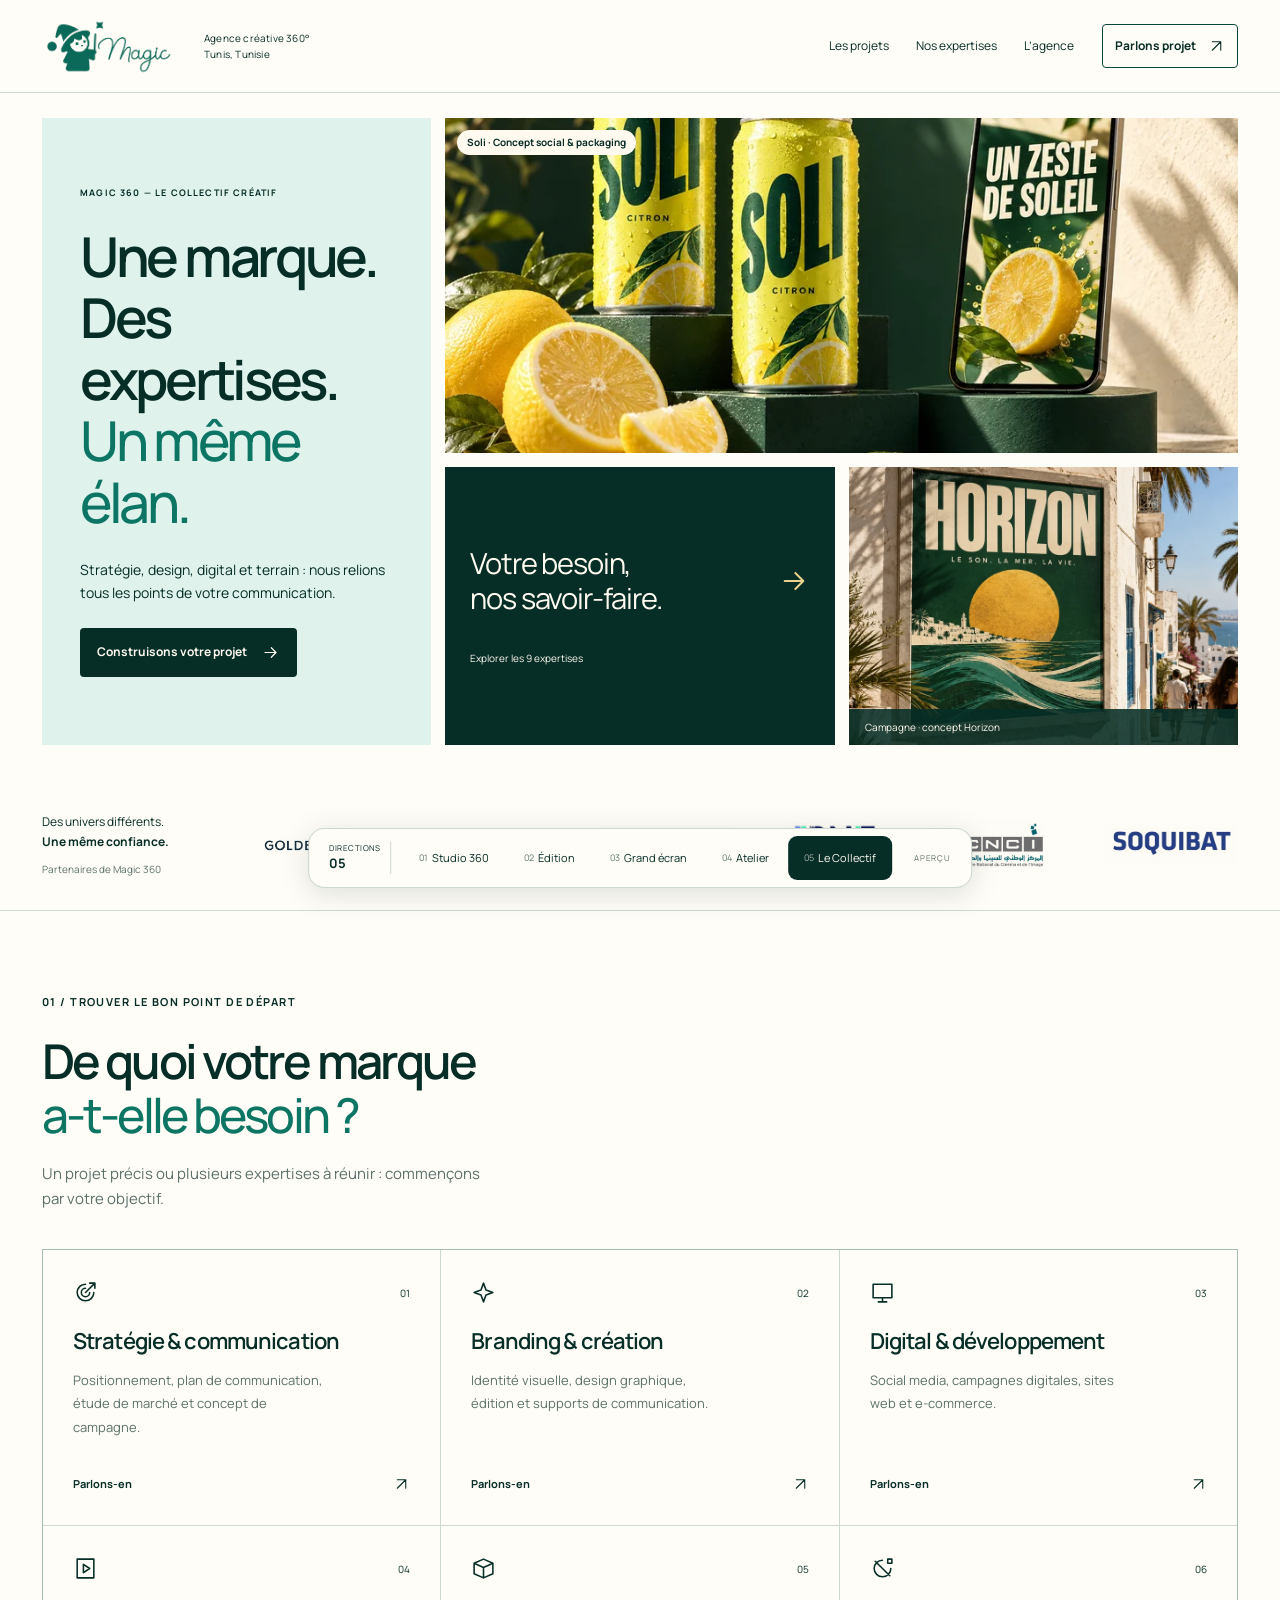
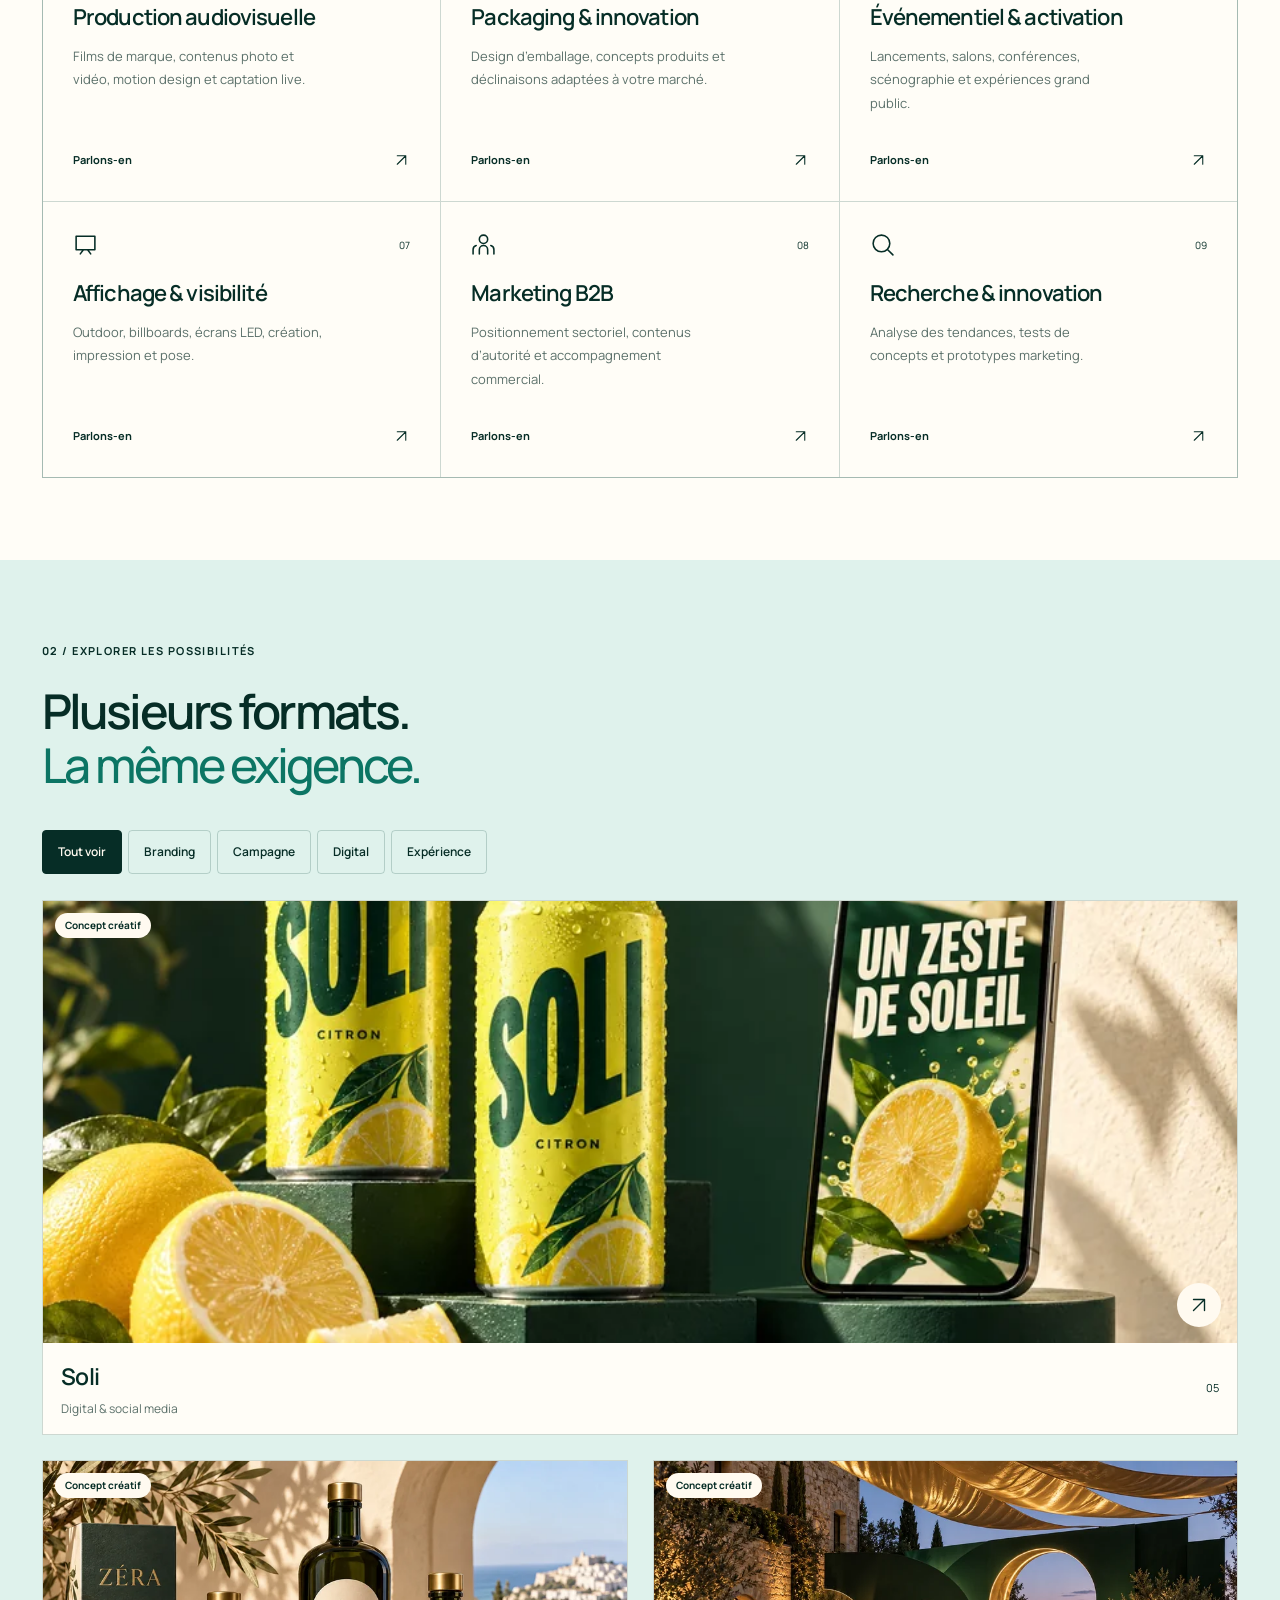
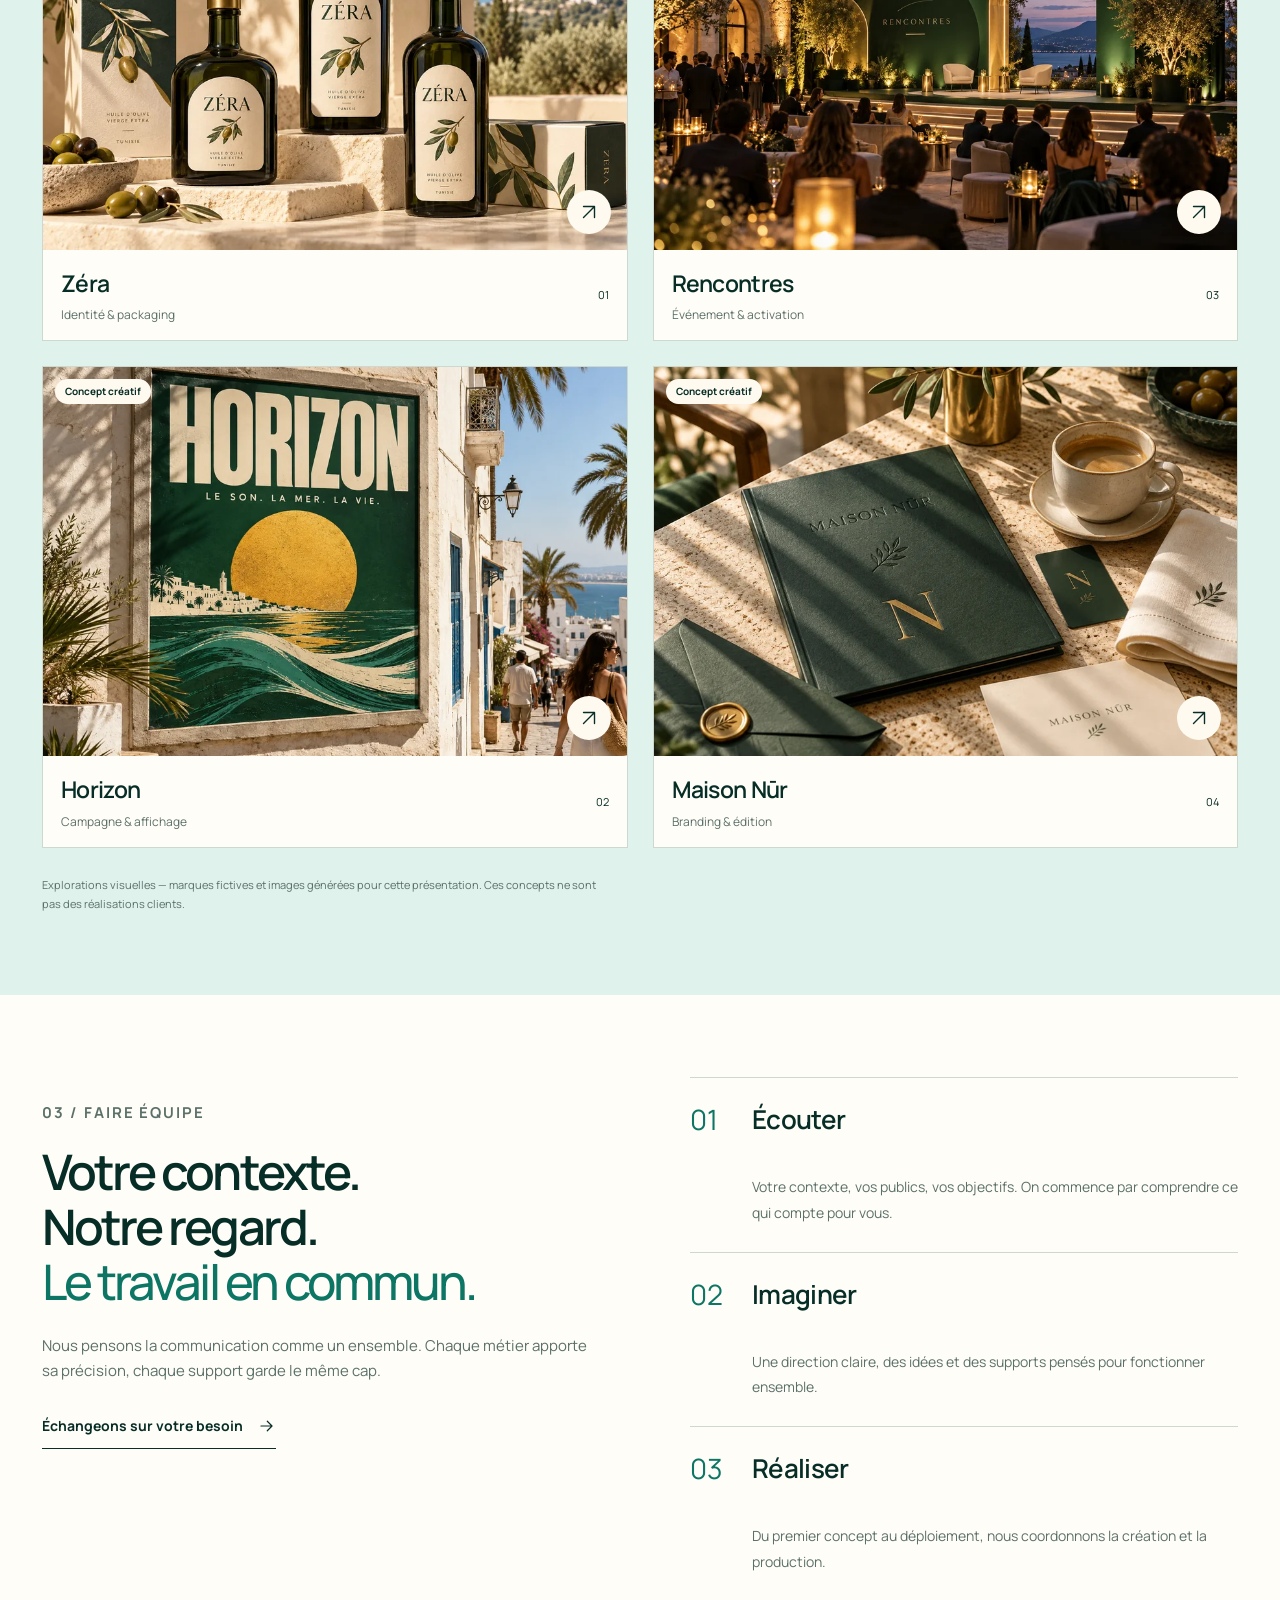
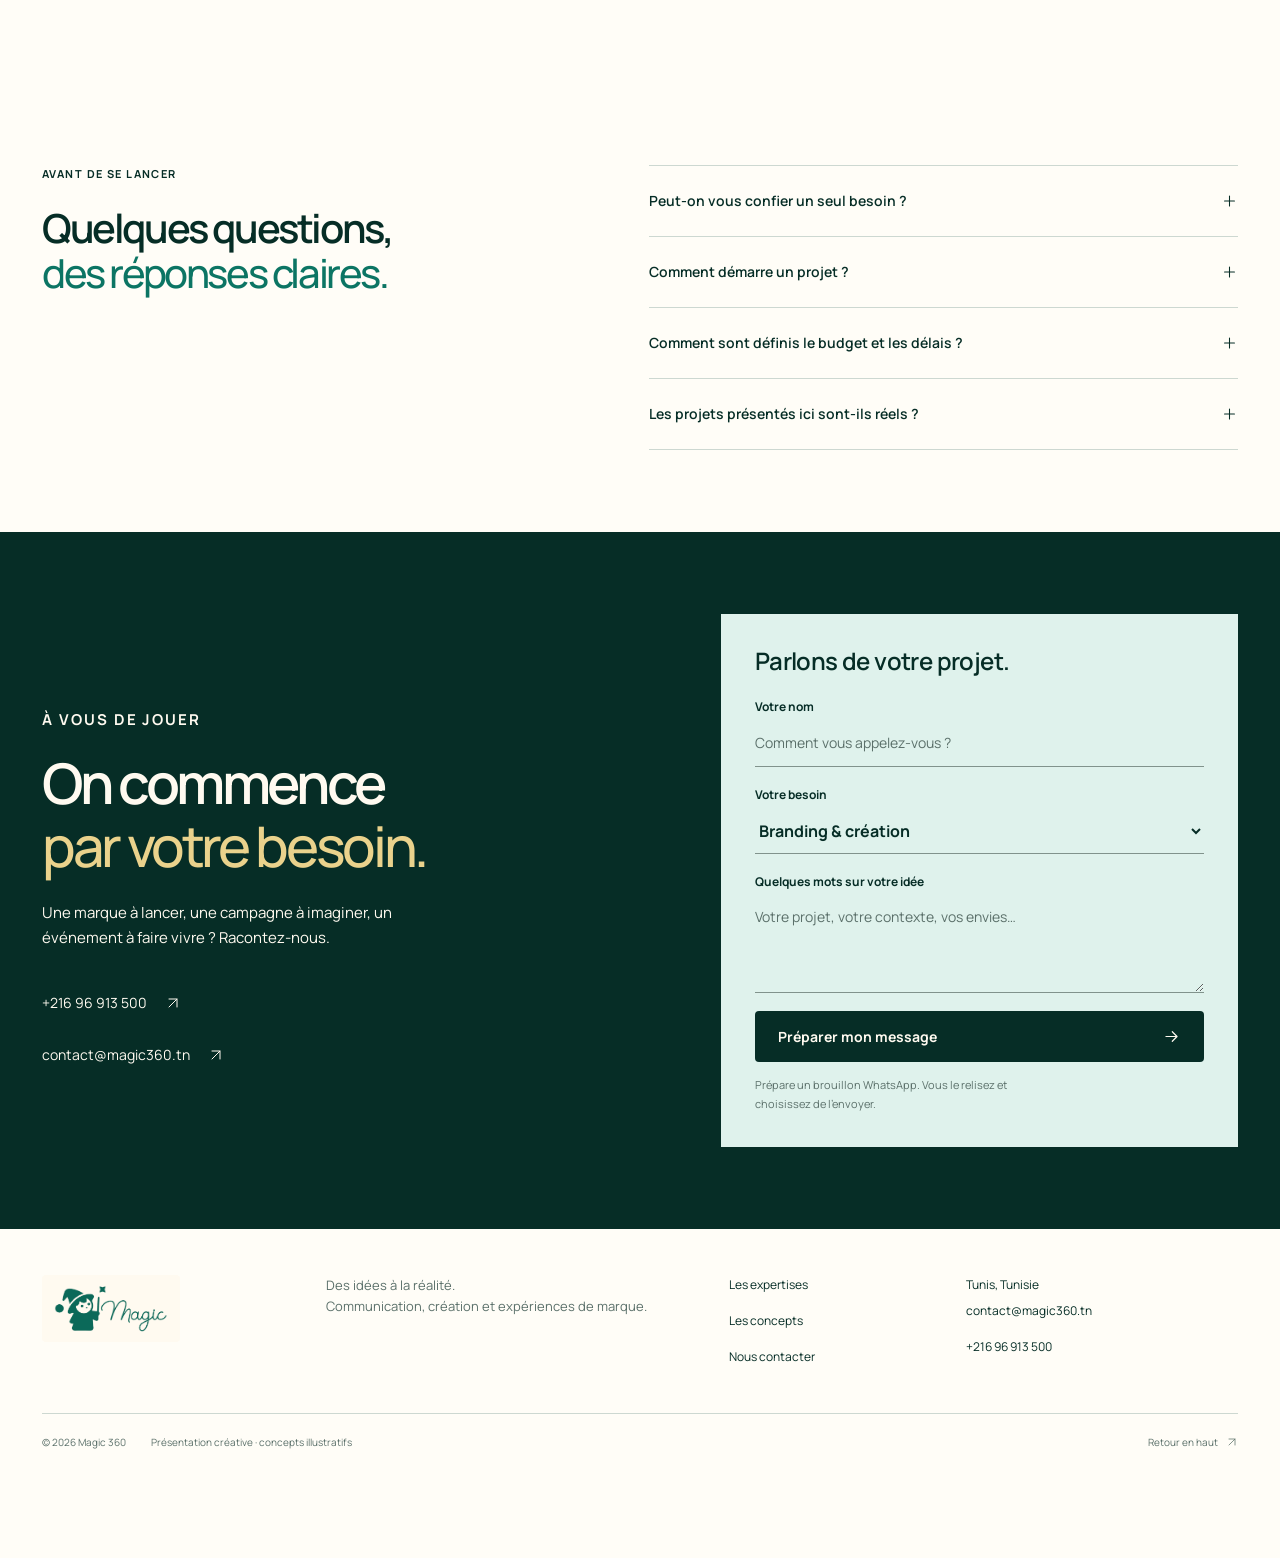
<file: directions/collectif/index.html>
<!doctype html><html lang="fr"><head><meta charset="utf-8"><meta name="viewport" content="width=device-width, initial-scale=1"><meta name="robots" content="noindex, follow"><meta name="theme-color" content="#062d26"><title>Magic 360 — Le Collectif | Agence de communication en Tunisie</title><meta name="description" content="Découvrez Magic 360 : stratégie, branding, digital, production et événementiel en Tunisie. Direction créative Le Collectif."><link rel="canonical" href="https://magic360.tn/"><link rel="icon" href="/magiclogo.png"><link rel="preconnect" href="https://fonts.googleapis.com"><link rel="preconnect" href="https://fonts.gstatic.com" crossorigin><link href="https://fonts.googleapis.com/css2?family=Fraunces:ital,wght@0,400;0,500;0,600;1,400;1,500&family=Manrope:wght@400;500;600;700;800&display=swap" rel="stylesheet"><link rel="stylesheet" href="/assets/homepages.css"><script src="/assets/homepages.js" defer></script><script type="application/ld+json">{"@context":"https://schema.org","@type":"Organization","@id":"https://magic360.tn/#organization","name":"Magic 360","url":"https://magic360.tn/","logo":"https://magic360.tn/magiclogo.png","telephone":"+21696913500","email":"contact@magic360.tn","address":{"@type":"PostalAddress","addressLocality":"Tunis","addressCountry":"TN"}}</script></head><body class="theme-collectif" id="top"><a class="skip-link" href="#main">Aller au contenu</a><header class="site-header"><div class="wrap header-inner"><a class="logo" href="#top" aria-label="Magic 360 — accueil"><img src="/nav.png" alt="Magic" width="1100" height="500"></a><span class="header-tag">Agence créative 360°<br>Tunis, Tunisie</span><nav id="main-nav" aria-label="Navigation principale"><a href="#realisations">Les projets</a><a href="#services">Nos expertises</a><a href="#agence">L’agence</a></nav><a class="nav-contact" href="#contact">Parlons projet <svg viewBox="0 0 24 24" fill="none" stroke="currentColor" stroke-width="1.5" stroke-linecap="round" stroke-linejoin="round" aria-hidden="true"><path d="M6 18 18 6M6 6h12v12"/></svg></a><button class="menu-toggle" aria-label="Ouvrir le menu" aria-controls="main-nav" aria-expanded="false">Menu <span></span></button></div></header><main id="main"><section class="collectif-hero wrap"><div class="collectif-title"><p class="eyebrow">MAGIC 360 — LE COLLECTIF CRÉATIF</p><h1>Une marque.<br>Des expertises.<br><em>Un même élan.</em></h1><p>Stratégie, design, digital et terrain : nous relions tous les points de votre communication.</p><a class="button" href="#contact">Construisons votre projet<svg viewBox="0 0 24 24" fill="none" stroke="currentColor" stroke-width="1.5" stroke-linecap="round" stroke-linejoin="round" aria-hidden="true"><path d="M5 12h14M13 6l6 6-6 6"/></svg></a></div><div class="collectif-main-image"><img class="" src="/assets/concepts/digital-900.webp" srcset="/assets/concepts/digital-480.webp 480w, /assets/concepts/digital-900.webp 900w, /assets/concepts/digital-1400.webp 1400w" sizes="(min-width: 900px) 50vw, 100vw" width="1536" height="1024" alt="Canettes et campagne mobile fictives Soli au citron" loading="eager" fetchpriority=high decoding="async"><span class="concept-tag">Soli · Concept social & packaging</span></div><a href="#services" class="collectif-note"><span>Votre besoin,<br>nos savoir-faire.</span><svg viewBox="0 0 24 24" fill="none" stroke="currentColor" stroke-width="1.5" stroke-linecap="round" stroke-linejoin="round" aria-hidden="true"><path d="M5 12h14M13 6l6 6-6 6"/></svg><span>Explorer les 9 expertises</span></a><div class="collectif-small-image"><img class="" src="/assets/concepts/campaign-900.webp" srcset="/assets/concepts/campaign-480.webp 480w, /assets/concepts/campaign-900.webp 900w, /assets/concepts/campaign-1400.webp 1400w" sizes="(min-width: 900px) 50vw, 100vw" width="1536" height="1024" alt="Affiche conceptuelle Horizon dans une rue méditerranéenne" loading="eager" fetchpriority=high decoding="async"><span>Campagne · concept Horizon</span></div><div class="collectif-promise"><svg viewBox="0 0 24 24" fill="none" stroke="currentColor" stroke-width="1.5" stroke-linecap="round" stroke-linejoin="round" aria-hidden="true"><path d="m12 3 2.4 6.6L21 12l-6.6 2.4L12 21l-2.4-6.6L3 12l6.6-2.4Z"/></svg><p>De la première<br>question à la<br><strong>dernière finition.</strong></p><span>Agence 360° · Tunisie</span></div></section><section class="proof" id="partenaires"><div class="wrap proof-inner"><p>Des univers différents.<br><strong>Une même confiance.</strong><span>Partenaires de Magic 360</span></p><div class="partner-logos"><img src="/assets/partners/clean/golden-tulip.png" alt="Golden Tulip" width="180" height="76" loading="lazy"><img src="/assets/partners/clean/maghrebia.png" alt="Maghrebia" width="180" height="76" loading="lazy"><img src="/assets/partners/clean/delice-danone.png" alt="Délice Danone" width="180" height="76" loading="lazy"><img src="/assets/partners/clean/rne.png" alt="Registre National des Entreprises" width="180" height="76" loading="lazy"><img src="/assets/partners/clean/cnci.png" alt="Centre National du Cinéma et de l’Image" width="180" height="76" loading="lazy"><img src="/assets/partners/clean/soquibat.png" alt="Soquibat" width="180" height="76" loading="lazy"></div></div></section><section class="section wrap collectif-services" id="services"><div class="section-head"><p class="eyebrow">01 / Trouver le bon point de départ</p><div><h2>De quoi votre marque<br><em>a-t-elle besoin ?</em></h2><p>Un projet précis ou plusieurs expertises à réunir : commençons par votre objectif.</p></div></div><div class="capability-grid"><a href="#contact" data-service="Stratégie & communication"><span class="capability-top"><svg viewBox="0 0 24 24" fill="none" stroke="currentColor" stroke-width="1.5" stroke-linecap="round" stroke-linejoin="round" aria-hidden="true"><path d="M20 12a8 8 0 1 1-8-8M12 8a4 4 0 1 0 4 4M12 12 21 3M16 3h5v5"/></svg><span>01</span></span><h3>Stratégie & communication</h3><p>Positionnement, plan de communication, étude de marché et concept de campagne.</p><span class="capability-link">Parlons-en <svg viewBox="0 0 24 24" fill="none" stroke="currentColor" stroke-width="1.5" stroke-linecap="round" stroke-linejoin="round" aria-hidden="true"><path d="M6 18 18 6M6 6h12v12"/></svg></span></a><a href="#contact" data-service="Branding & création"><span class="capability-top"><svg viewBox="0 0 24 24" fill="none" stroke="currentColor" stroke-width="1.5" stroke-linecap="round" stroke-linejoin="round" aria-hidden="true"><path d="m12 3 2.4 6.6L21 12l-6.6 2.4L12 21l-2.4-6.6L3 12l6.6-2.4Z"/></svg><span>02</span></span><h3>Branding & création</h3><p>Identité visuelle, design graphique, édition et supports de communication.</p><span class="capability-link">Parlons-en <svg viewBox="0 0 24 24" fill="none" stroke="currentColor" stroke-width="1.5" stroke-linecap="round" stroke-linejoin="round" aria-hidden="true"><path d="M6 18 18 6M6 6h12v12"/></svg></span></a><a href="#contact" data-service="Digital & développement"><span class="capability-top"><svg viewBox="0 0 24 24" fill="none" stroke="currentColor" stroke-width="1.5" stroke-linecap="round" stroke-linejoin="round" aria-hidden="true"><path d="M3 4h18v13H3zM8 21h8M12 17v4"/></svg><span>03</span></span><h3>Digital & développement</h3><p>Social media, campagnes digitales, sites web et e-commerce.</p><span class="capability-link">Parlons-en <svg viewBox="0 0 24 24" fill="none" stroke="currentColor" stroke-width="1.5" stroke-linecap="round" stroke-linejoin="round" aria-hidden="true"><path d="M6 18 18 6M6 6h12v12"/></svg></span></a><a href="#contact" data-service="Production audiovisuelle"><span class="capability-top"><svg viewBox="0 0 24 24" fill="none" stroke="currentColor" stroke-width="1.5" stroke-linecap="round" stroke-linejoin="round" aria-hidden="true"><path d="M4 3h16v18H4zM10 8l6 4-6 4Z"/></svg><span>04</span></span><h3>Production audiovisuelle</h3><p>Films de marque, contenus photo et vidéo, motion design et captation live.</p><span class="capability-link">Parlons-en <svg viewBox="0 0 24 24" fill="none" stroke="currentColor" stroke-width="1.5" stroke-linecap="round" stroke-linejoin="round" aria-hidden="true"><path d="M6 18 18 6M6 6h12v12"/></svg></span></a><a href="#contact" data-service="Packaging & innovation"><span class="capability-top"><svg viewBox="0 0 24 24" fill="none" stroke="currentColor" stroke-width="1.5" stroke-linecap="round" stroke-linejoin="round" aria-hidden="true"><path d="m3 7 9-4 9 4v10l-9 4-9-4ZM3 7l9 4 9-4M12 11v10"/></svg><span>05</span></span><h3>Packaging & innovation</h3><p>Design d’emballage, concepts produits et déclinaisons adaptées à votre marché.</p><span class="capability-link">Parlons-en <svg viewBox="0 0 24 24" fill="none" stroke="currentColor" stroke-width="1.5" stroke-linecap="round" stroke-linejoin="round" aria-hidden="true"><path d="M6 18 18 6M6 6h12v12"/></svg></span></a><a href="#contact" data-service="Événementiel & activation"><span class="capability-top"><svg viewBox="0 0 24 24" fill="none" stroke="currentColor" stroke-width="1.5" stroke-linecap="round" stroke-linejoin="round" aria-hidden="true"><path d="M20 12a8 8 0 1 1-8-8M5 5l14 14M17 3h4v4h-4z"/></svg><span>06</span></span><h3>Événementiel & activation</h3><p>Lancements, salons, conférences, scénographie et expériences grand public.</p><span class="capability-link">Parlons-en <svg viewBox="0 0 24 24" fill="none" stroke="currentColor" stroke-width="1.5" stroke-linecap="round" stroke-linejoin="round" aria-hidden="true"><path d="M6 18 18 6M6 6h12v12"/></svg></span></a><a href="#contact" data-service="Affichage & visibilité"><span class="capability-top"><svg viewBox="0 0 24 24" fill="none" stroke="currentColor" stroke-width="1.5" stroke-linecap="round" stroke-linejoin="round" aria-hidden="true"><path d="M3 4h18v13H3zM7 21l3-4M17 21l-3-4"/></svg><span>07</span></span><h3>Affichage & visibilité</h3><p>Outdoor, billboards, écrans LED, création, impression et pose.</p><span class="capability-link">Parlons-en <svg viewBox="0 0 24 24" fill="none" stroke="currentColor" stroke-width="1.5" stroke-linecap="round" stroke-linejoin="round" aria-hidden="true"><path d="M6 18 18 6M6 6h12v12"/></svg></span></a><a href="#contact" data-service="Marketing B2B"><span class="capability-top"><svg viewBox="0 0 24 24" fill="none" stroke="currentColor" stroke-width="1.5" stroke-linecap="round" stroke-linejoin="round" aria-hidden="true"><path d="M16 21v-4a4 4 0 0 0-8 0v4M12 3a4 4 0 1 0 0 8 4 4 0 0 0 0-8M19 13a4 4 0 0 1 3 4v4M2 21v-4a4 4 0 0 1 3-4"/></svg><span>08</span></span><h3>Marketing B2B</h3><p>Positionnement sectoriel, contenus d’autorité et accompagnement commercial.</p><span class="capability-link">Parlons-en <svg viewBox="0 0 24 24" fill="none" stroke="currentColor" stroke-width="1.5" stroke-linecap="round" stroke-linejoin="round" aria-hidden="true"><path d="M6 18 18 6M6 6h12v12"/></svg></span></a><a href="#contact" data-service="Recherche & innovation"><span class="capability-top"><svg viewBox="0 0 24 24" fill="none" stroke="currentColor" stroke-width="1.5" stroke-linecap="round" stroke-linejoin="round" aria-hidden="true"><path d="M11 3a8 8 0 1 0 0 16 8 8 0 0 0 0-16M17 17l5 5"/></svg><span>09</span></span><h3>Recherche & innovation</h3><p>Analyse des tendances, tests de concepts et prototypes marketing.</p><span class="capability-link">Parlons-en <svg viewBox="0 0 24 24" fill="none" stroke="currentColor" stroke-width="1.5" stroke-linecap="round" stroke-linejoin="round" aria-hidden="true"><path d="M6 18 18 6M6 6h12v12"/></svg></span></a></div></section><section class="collectif-work section" id="realisations"><div class="wrap"><div class="section-head"><p class="eyebrow">02 / Explorer les possibilités</p><div><h2>Plusieurs formats.<br><em>La même exigence.</em></h2></div></div><div class="gallery-area"><div class="filters" role="group" aria-label="Filtrer les concepts"><button data-filter="all" aria-pressed="true">Tout voir</button><button data-filter="branding" aria-pressed="false">Branding</button><button data-filter="campagne" aria-pressed="false">Campagne</button><button data-filter="digital" aria-pressed="false">Digital</button><button data-filter="experience" aria-pressed="false">Expérience</button></div><p class="filter-status sr-only" role="status"></p><div class="projects collectif-projects"><article class="project " data-category="digital"><button class="project-open" data-project="digital" aria-label="Explorer le concept Soli"><span class="project-image"><img class="" src="/assets/concepts/digital-900.webp" srcset="/assets/concepts/digital-480.webp 480w, /assets/concepts/digital-900.webp 900w, /assets/concepts/digital-1400.webp 1400w" sizes="(min-width: 900px) 50vw, 100vw" width="1536" height="1024" alt="Canettes et campagne mobile fictives Soli au citron" loading="lazy"  decoding="async"><span class="concept-tag">Concept créatif</span><span class="project-arrow"><svg viewBox="0 0 24 24" fill="none" stroke="currentColor" stroke-width="1.5" stroke-linecap="round" stroke-linejoin="round" aria-hidden="true"><path d="M6 18 18 6M6 6h12v12"/></svg></span></span><span class="project-caption"><span><strong>Soli</strong><span>Digital & social media</span></span><span class="project-no">05</span></span></button></article><article class="project " data-category="branding"><button class="project-open" data-project="packaging" aria-label="Explorer le concept Zéra"><span class="project-image"><img class="" src="/assets/concepts/packaging-900.webp" srcset="/assets/concepts/packaging-480.webp 480w, /assets/concepts/packaging-900.webp 900w, /assets/concepts/packaging-1400.webp 1400w" sizes="(min-width: 900px) 50vw, 100vw" width="1536" height="1024" alt="Bouteilles et coffrets imaginaires Zéra, vert profond et ivoire" loading="lazy"  decoding="async"><span class="concept-tag">Concept créatif</span><span class="project-arrow"><svg viewBox="0 0 24 24" fill="none" stroke="currentColor" stroke-width="1.5" stroke-linecap="round" stroke-linejoin="round" aria-hidden="true"><path d="M6 18 18 6M6 6h12v12"/></svg></span></span><span class="project-caption"><span><strong>Zéra</strong><span>Identité & packaging</span></span><span class="project-no">01</span></span></button></article><article class="project " data-category="experience"><button class="project-open" data-project="event" aria-label="Explorer le concept Rencontres"><span class="project-image"><img class="" src="/assets/concepts/event-900.webp" srcset="/assets/concepts/event-480.webp 480w, /assets/concepts/event-900.webp 900w, /assets/concepts/event-1400.webp 1400w" sizes="(min-width: 900px) 50vw, 100vw" width="1536" height="1024" alt="Scénographie imaginaire Rencontres dans une cour au crépuscule" loading="lazy"  decoding="async"><span class="concept-tag">Concept créatif</span><span class="project-arrow"><svg viewBox="0 0 24 24" fill="none" stroke="currentColor" stroke-width="1.5" stroke-linecap="round" stroke-linejoin="round" aria-hidden="true"><path d="M6 18 18 6M6 6h12v12"/></svg></span></span><span class="project-caption"><span><strong>Rencontres</strong><span>Événement & activation</span></span><span class="project-no">03</span></span></button></article><article class="project " data-category="campagne"><button class="project-open" data-project="campaign" aria-label="Explorer le concept Horizon"><span class="project-image"><img class="" src="/assets/concepts/campaign-900.webp" srcset="/assets/concepts/campaign-480.webp 480w, /assets/concepts/campaign-900.webp 900w, /assets/concepts/campaign-1400.webp 1400w" sizes="(min-width: 900px) 50vw, 100vw" width="1536" height="1024" alt="Affiche conceptuelle Horizon dans une rue méditerranéenne" loading="lazy"  decoding="async"><span class="concept-tag">Concept créatif</span><span class="project-arrow"><svg viewBox="0 0 24 24" fill="none" stroke="currentColor" stroke-width="1.5" stroke-linecap="round" stroke-linejoin="round" aria-hidden="true"><path d="M6 18 18 6M6 6h12v12"/></svg></span></span><span class="project-caption"><span><strong>Horizon</strong><span>Campagne & affichage</span></span><span class="project-no">02</span></span></button></article><article class="project " data-category="branding"><button class="project-open" data-project="hospitality" aria-label="Explorer le concept Maison Nūr"><span class="project-image"><img class="" src="/assets/concepts/hospitality-900.webp" srcset="/assets/concepts/hospitality-480.webp 480w, /assets/concepts/hospitality-900.webp 900w, /assets/concepts/hospitality-1400.webp 1400w" sizes="(min-width: 900px) 50vw, 100vw" width="1536" height="1024" alt="Papeterie et menu de la marque hôtelière fictive Maison Nūr" loading="lazy"  decoding="async"><span class="concept-tag">Concept créatif</span><span class="project-arrow"><svg viewBox="0 0 24 24" fill="none" stroke="currentColor" stroke-width="1.5" stroke-linecap="round" stroke-linejoin="round" aria-hidden="true"><path d="M6 18 18 6M6 6h12v12"/></svg></span></span><span class="project-caption"><span><strong>Maison Nūr</strong><span>Branding & édition</span></span><span class="project-no">04</span></span></button></article></div><p class="concept-note">Explorations visuelles — marques fictives et images générées pour cette présentation. Ces concepts ne sont pas des réalisations clients.</p></div></div></section><section class="section wrap collectif-agency" id="agence"><div><p class="eyebrow">03 / Faire équipe</p><h2>Votre contexte.<br>Notre regard.<br><em>Le travail en commun.</em></h2><p>Nous pensons la communication comme un ensemble. Chaque métier apporte sa précision, chaque support garde le même cap.</p><a class="text-link" href="#contact">Échangeons sur votre besoin<svg viewBox="0 0 24 24" fill="none" stroke="currentColor" stroke-width="1.5" stroke-linecap="round" stroke-linejoin="round" aria-hidden="true"><path d="M5 12h14M13 6l6 6-6 6"/></svg></a></div><div class="collectif-process"><div class="steps collectif-steps"><article><span class="step-number">01</span><h3>Écouter</h3><p>Votre contexte, vos publics, vos objectifs. On commence par comprendre ce qui compte pour vous.</p></article><article><span class="step-number">02</span><h3>Imaginer</h3><p>Une direction claire, des idées et des supports pensés pour fonctionner ensemble.</p></article><article><span class="step-number">03</span><h3>Réaliser</h3><p>Du premier concept au déploiement, nous coordonnons la création et la production.</p></article></div></div></section><section class="faq section wrap"><div class="section-head"><p class="eyebrow">Avant de se lancer</p><div><h2>Quelques questions,<br><em>des réponses claires.</em></h2></div></div><div class="faq-list"><details><summary>Peut-on vous confier un seul besoin ?<svg viewBox="0 0 24 24" fill="none" stroke="currentColor" stroke-width="1.5" stroke-linecap="round" stroke-linejoin="round" aria-hidden="true"><path d="M12 5v14M5 12h14"/></svg></summary><p>Oui. Un projet d’identité, une campagne, un événement ou un site peut être abordé séparément. Nous définissons ensemble le périmètre utile.</p></details><details><summary>Comment démarre un projet ?<svg viewBox="0 0 24 24" fill="none" stroke="currentColor" stroke-width="1.5" stroke-linecap="round" stroke-linejoin="round" aria-hidden="true"><path d="M12 5v14M5 12h14"/></svg></summary><p>Un premier échange permet de comprendre votre besoin, vos supports, votre calendrier et votre budget. Nous préparons ensuite une proposition adaptée.</p></details><details><summary>Comment sont définis le budget et les délais ?<svg viewBox="0 0 24 24" fill="none" stroke="currentColor" stroke-width="1.5" stroke-linecap="round" stroke-linejoin="round" aria-hidden="true"><path d="M12 5v14M5 12h14"/></svg></summary><p>Ils dépendent du périmètre, des livrables et des contraintes de production. Le devis et le calendrier sont précisés avant de lancer le travail.</p></details><details><summary>Les projets présentés ici sont-ils réels ?<svg viewBox="0 0 24 24" fill="none" stroke="currentColor" stroke-width="1.5" stroke-linecap="round" stroke-linejoin="round" aria-hidden="true"><path d="M12 5v14M5 12h14"/></svg></summary><p>Les projets Zéra, Horizon, Rencontres, Maison Nūr et Soli sont des concepts fictifs créés pour explorer cette nouvelle présentation du site. Les logos de partenaires proviennent du site existant et ne sont pas associés à ces concepts.</p></details></div></section><section class="contact" id="contact"><div class="wrap contact-inner"><div><p class="eyebrow">À vous de jouer</p><h2>On commence<br><em>par votre besoin.</em></h2><p>Une marque à lancer, une campagne à imaginer, un événement à faire vivre ? Racontez-nous.</p><div class="contact-links"><a href="tel:+21696913500">+216 96 913 500 <svg viewBox="0 0 24 24" fill="none" stroke="currentColor" stroke-width="1.5" stroke-linecap="round" stroke-linejoin="round" aria-hidden="true"><path d="M6 18 18 6M6 6h12v12"/></svg></a><a href="mailto:contact@magic360.tn">contact@magic360.tn <svg viewBox="0 0 24 24" fill="none" stroke="currentColor" stroke-width="1.5" stroke-linecap="round" stroke-linejoin="round" aria-hidden="true"><path d="M6 18 18 6M6 6h12v12"/></svg></a></div></div><form class="brief-form"><h3>Parlons de votre projet.</h3><label for="brief-name">Votre nom<input id="brief-name" name="name" autocomplete="name" required placeholder="Comment vous appelez-vous ?" maxlength="100"></label><label for="brief-service">Votre besoin<select id="brief-service" name="service"><option>Branding & création</option><option>Stratégie & communication</option><option>Digital & développement</option><option>Production audiovisuelle</option><option>Packaging & innovation</option><option>Événementiel & activation</option><option>Affichage & visibilité</option><option>Marketing B2B</option><option>Recherche & innovation</option><option>Plusieurs besoins / à définir</option></select></label><label for="brief-message">Quelques mots sur votre idée<textarea id="brief-message" name="message" rows="3" required maxlength="2000" placeholder="Votre projet, votre contexte, vos envies…"></textarea></label><button class="button" type="submit">Préparer mon message <svg viewBox="0 0 24 24" fill="none" stroke="currentColor" stroke-width="1.5" stroke-linecap="round" stroke-linejoin="round" aria-hidden="true"><path d="M5 12h14M13 6l6 6-6 6"/></svg></button><p class="form-help">Prépare un brouillon WhatsApp. Vous le relisez et choisissez de l’envoyer.</p><p class="form-status" role="status"></p></form></div></section></main><footer class="footer"><div class="wrap"><div class="footer-main"><a class="logo" href="#top" aria-label="Magic 360 — retour en haut"><img src="/nav.png" alt="Magic" width="1100" height="500" loading="lazy"></a><p>Des idées à la réalité.<br>Communication, création et expériences de marque.</p><div><a href="#services">Les expertises</a><a href="#realisations">Les concepts</a><a href="#contact">Nous contacter</a></div><div><span>Tunis, Tunisie</span><a href="mailto:contact@magic360.tn">contact@magic360.tn</a><a href="tel:+21696913500">+216 96 913 500</a></div></div><div class="footer-bottom"><span>© 2026 Magic 360</span><span>Présentation créative · concepts illustratifs</span><a href="#top">Retour en haut <svg viewBox="0 0 24 24" fill="none" stroke="currentColor" stroke-width="1.5" stroke-linecap="round" stroke-linejoin="round" aria-hidden="true"><path d="M6 18 18 6M6 6h12v12"/></svg></a></div></div></footer><aside class="direction-bar" aria-label="Comparer les cinq directions"><span class="direction-label">DIRECTIONS <b>05</b></span><nav aria-label="Choisir une direction"><a href="/directions/studio/" ><span>01</span> Studio 360</a><a href="/directions/edition/" ><span>02</span> Édition</a><a href="/directions/cinema/" ><span>03</span> Grand écran</a><a href="/directions/atelier/" ><span>04</span> Atelier</a><a href="/directions/collectif/" aria-current=page><span>05</span> Le Collectif</a></nav><span class="preview-label">APERÇU</span></aside><dialog class="project-dialog" aria-labelledby="project-title"><button class="dialog-close" aria-label="Fermer le projet"><svg viewBox="0 0 24 24" fill="none" stroke="currentColor" stroke-width="1.5" stroke-linecap="round" stroke-linejoin="round" aria-hidden="true"><path d="m6 6 12 12M6 18 18 6"/></svg></button><div class="dialog-image"></div><div class="dialog-copy"><p class="eyebrow">Exploration visuelle · concept fictif</p><h2 id="project-title"></h2><p class="dialog-category"></p><p class="dialog-description"></p><p class="concept-note">Marque fictive. Image générée pour cette présentation, sans commande client ni résultat commercial associé.</p><a class="button dialog-contact" href="#contact">Imaginons votre projet<svg viewBox="0 0 24 24" fill="none" stroke="currentColor" stroke-width="1.5" stroke-linecap="round" stroke-linejoin="round" aria-hidden="true"><path d="M5 12h14M13 6l6 6-6 6"/></svg></a></div></dialog></body></html>
</file>
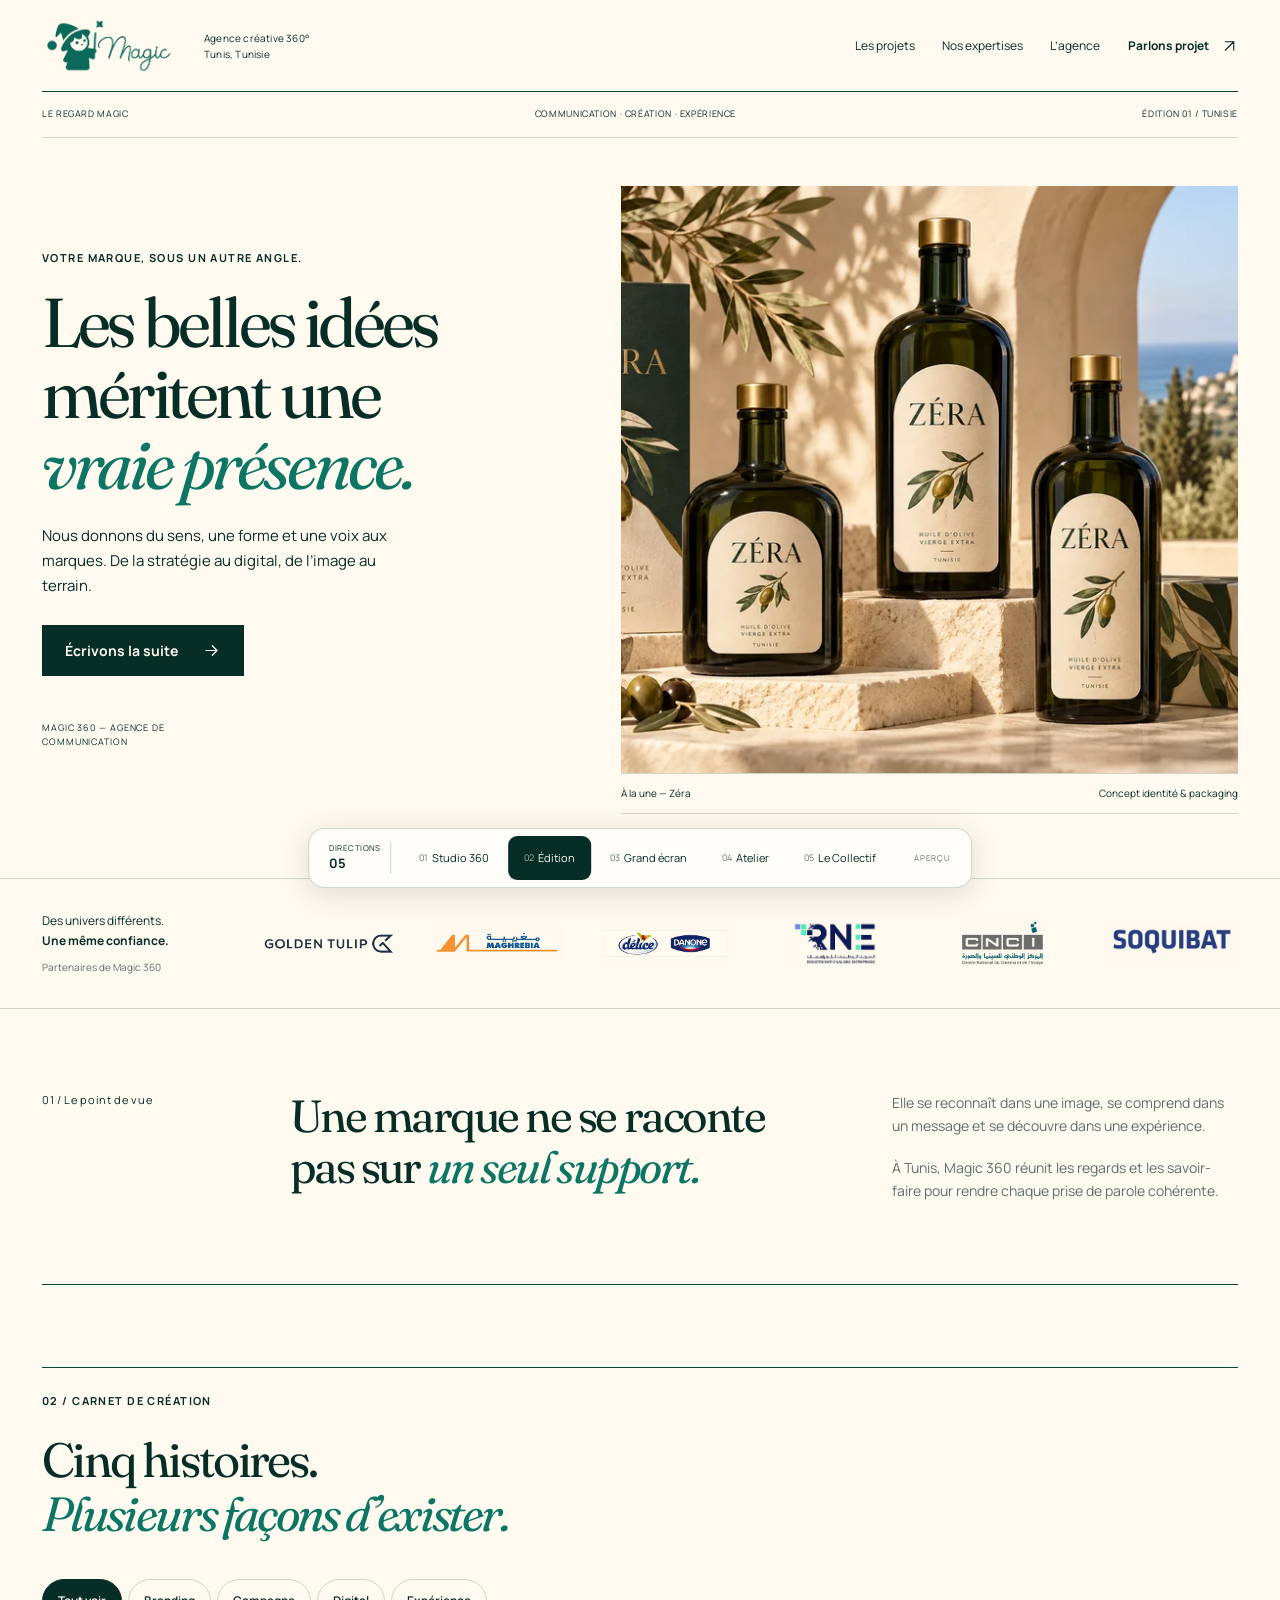
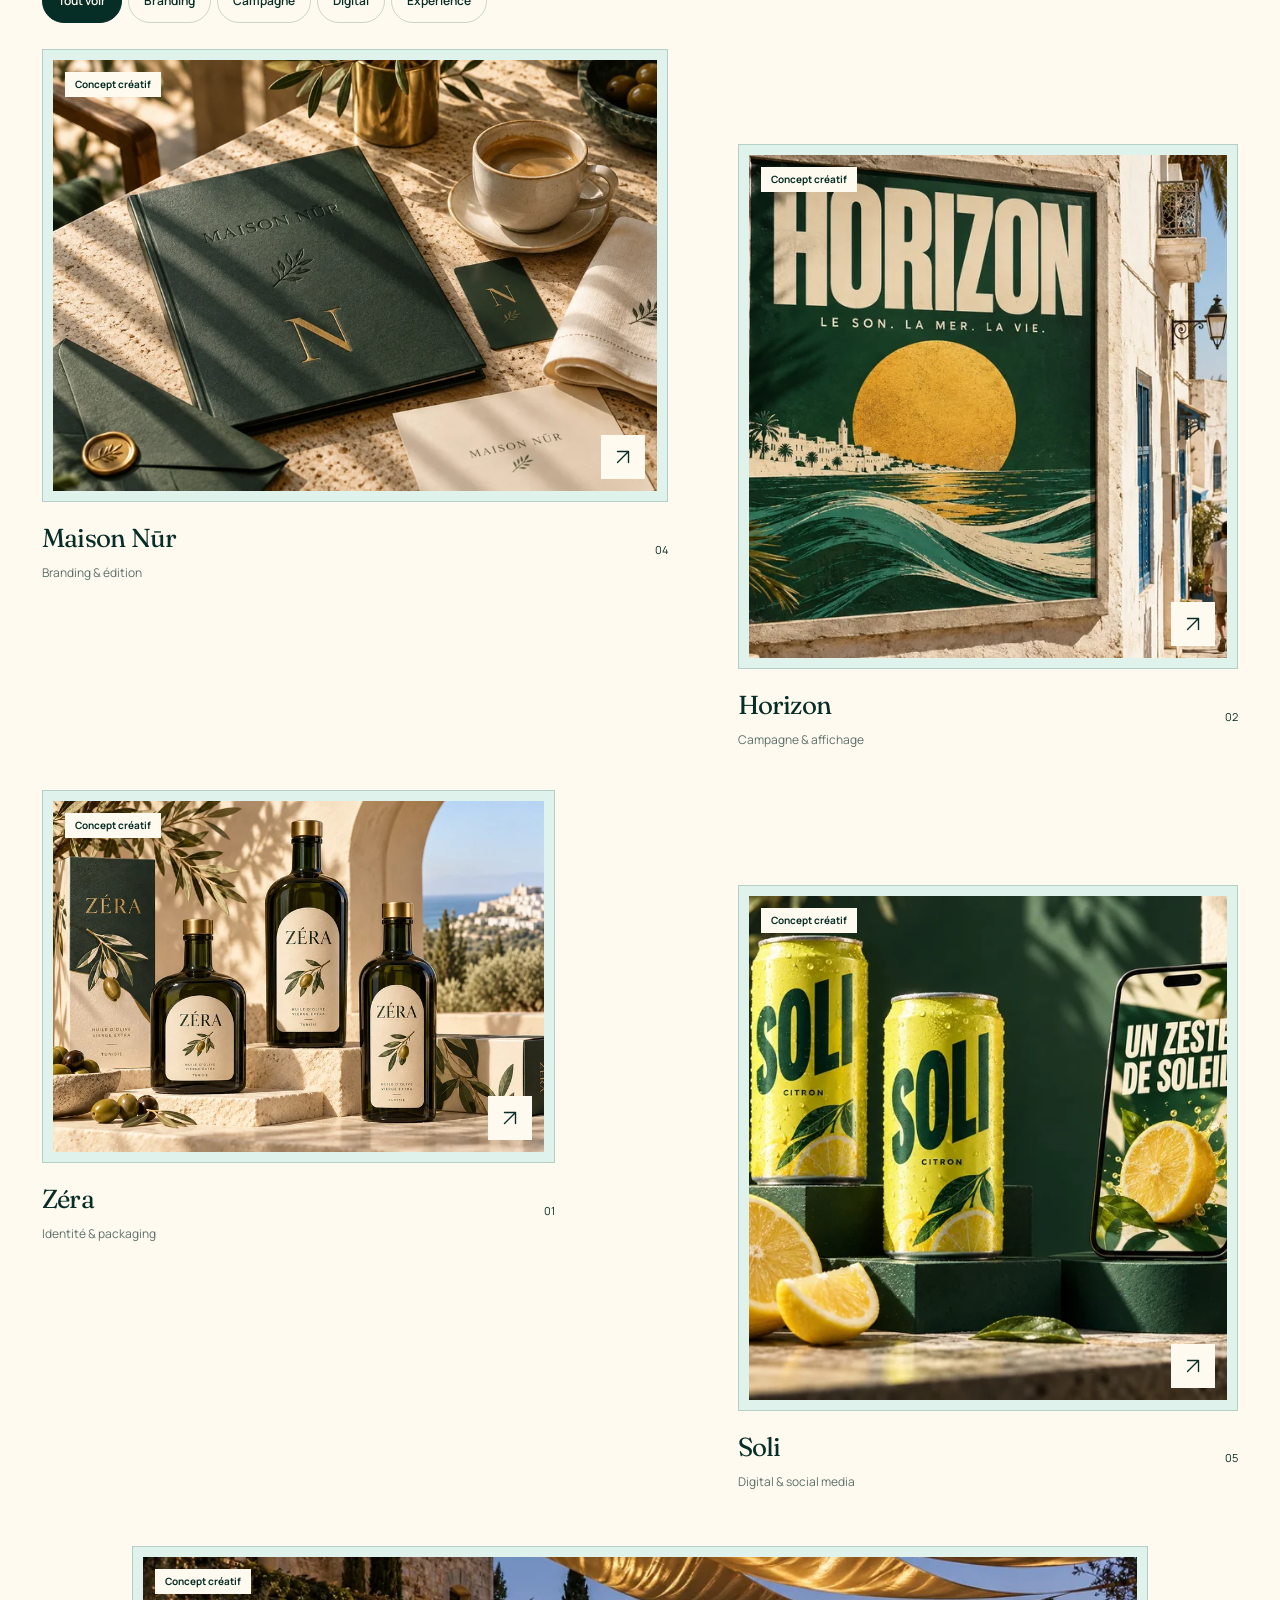
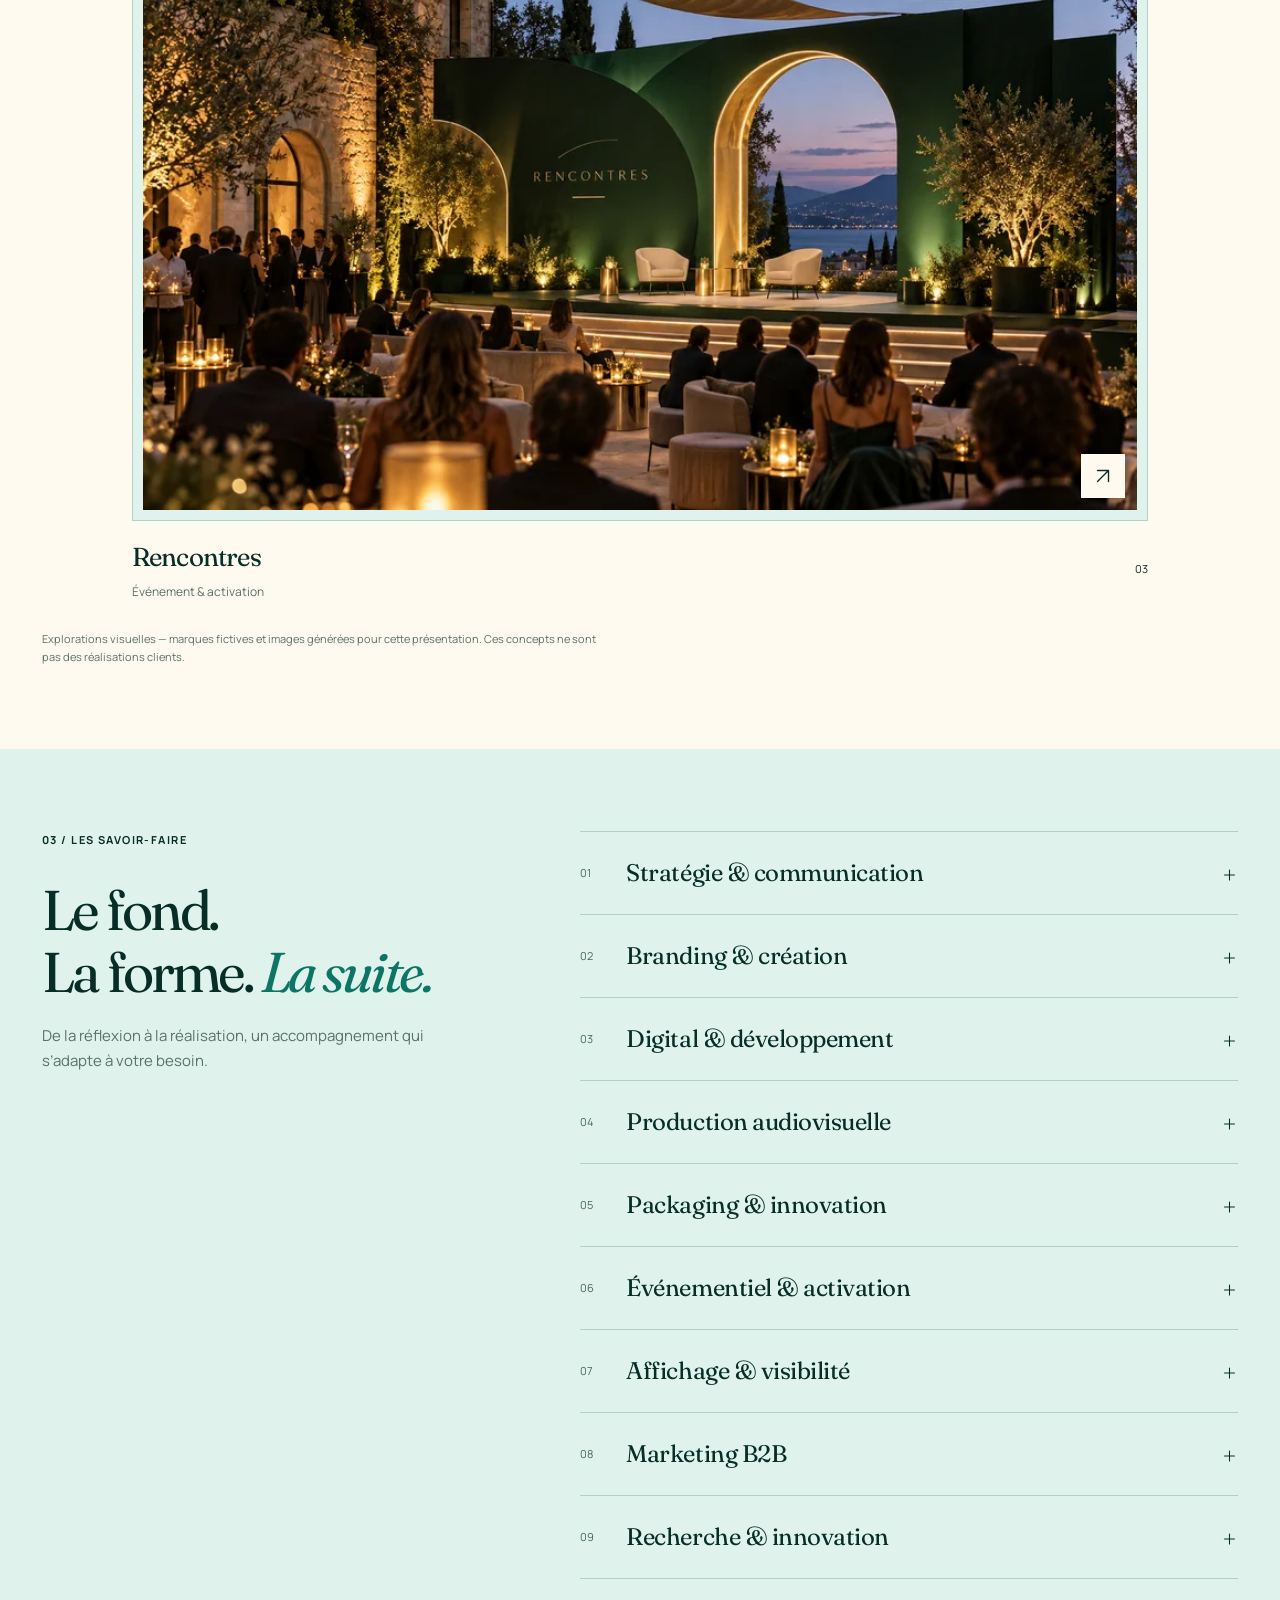
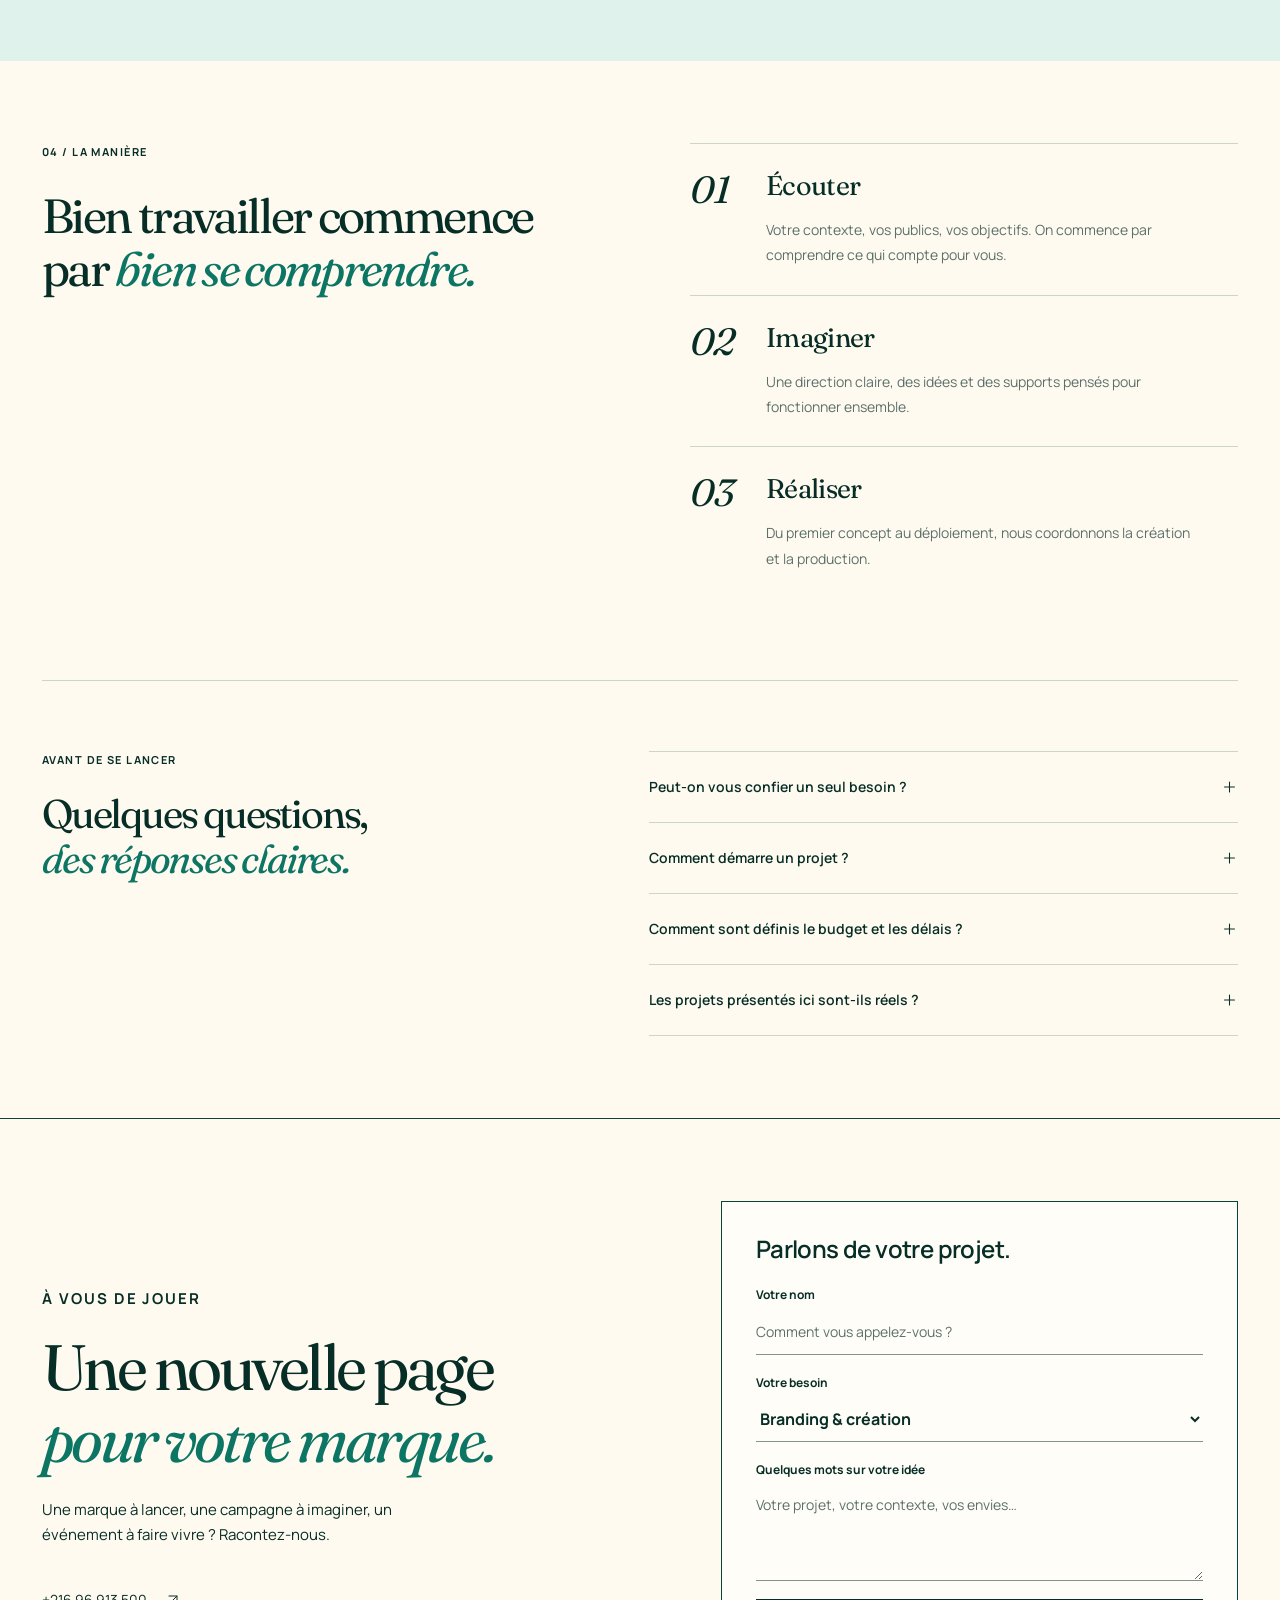
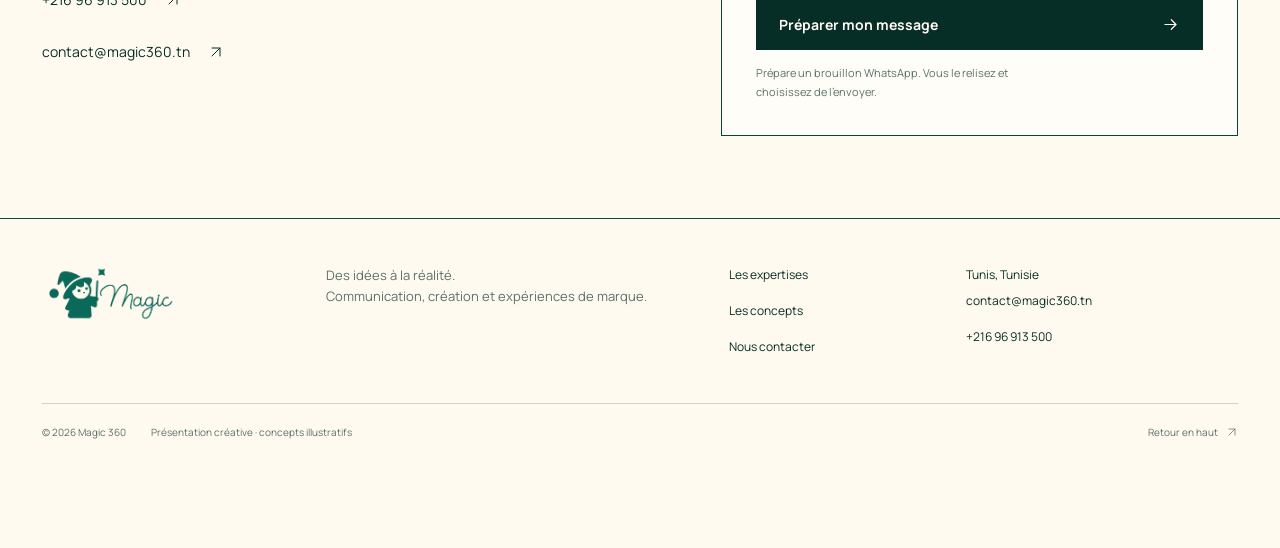
<file: directions/edition/index.html>
<!doctype html><html lang="fr"><head><meta charset="utf-8"><meta name="viewport" content="width=device-width, initial-scale=1"><meta name="robots" content="noindex, follow"><meta name="theme-color" content="#062d26"><title>Magic 360 — Édition | Agence de communication en Tunisie</title><meta name="description" content="Découvrez Magic 360 : stratégie, branding, digital, production et événementiel en Tunisie. Direction créative Édition."><link rel="canonical" href="https://magic360.tn/"><link rel="icon" href="/magiclogo.png"><link rel="preconnect" href="https://fonts.googleapis.com"><link rel="preconnect" href="https://fonts.gstatic.com" crossorigin><link href="https://fonts.googleapis.com/css2?family=Fraunces:ital,wght@0,400;0,500;0,600;1,400;1,500&family=Manrope:wght@400;500;600;700;800&display=swap" rel="stylesheet"><link rel="stylesheet" href="/assets/homepages.css"><script src="/assets/homepages.js" defer></script><script type="application/ld+json">{"@context":"https://schema.org","@type":"Organization","@id":"https://magic360.tn/#organization","name":"Magic 360","url":"https://magic360.tn/","logo":"https://magic360.tn/magiclogo.png","telephone":"+21696913500","email":"contact@magic360.tn","address":{"@type":"PostalAddress","addressLocality":"Tunis","addressCountry":"TN"}}</script></head><body class="theme-edition" id="top"><a class="skip-link" href="#main">Aller au contenu</a><header class="site-header"><div class="wrap header-inner"><a class="logo" href="#top" aria-label="Magic 360 — accueil"><img src="/nav.png" alt="Magic" width="1100" height="500"></a><span class="header-tag">Agence créative 360°<br>Tunis, Tunisie</span><nav id="main-nav" aria-label="Navigation principale"><a href="#realisations">Les projets</a><a href="#services">Nos expertises</a><a href="#agence">L’agence</a></nav><a class="nav-contact" href="#contact">Parlons projet <svg viewBox="0 0 24 24" fill="none" stroke="currentColor" stroke-width="1.5" stroke-linecap="round" stroke-linejoin="round" aria-hidden="true"><path d="M6 18 18 6M6 6h12v12"/></svg></a><button class="menu-toggle" aria-label="Ouvrir le menu" aria-controls="main-nav" aria-expanded="false">Menu <span></span></button></div></header><main id="main"><section class="edition-cover wrap"><div class="edition-issue"><span>LE REGARD MAGIC</span><span>Communication · Création · Expérience</span><span>Édition 01 / Tunisie</span></div><div class="edition-cover-grid"><div><p class="eyebrow">Votre marque, sous un autre angle.</p><h1>Les belles idées<br>méritent une<br><em>vraie présence.</em></h1><p>Nous donnons du sens, une forme et une voix aux marques. De la stratégie au digital, de l’image au terrain.</p><a class="button" href="#contact">Écrivons la suite<svg viewBox="0 0 24 24" fill="none" stroke="currentColor" stroke-width="1.5" stroke-linecap="round" stroke-linejoin="round" aria-hidden="true"><path d="M5 12h14M13 6l6 6-6 6"/></svg></a><p class="edition-caption">MAGIC 360 — AGENCE DE COMMUNICATION</p></div><figure><img class="" src="/assets/concepts/packaging-900.webp" srcset="/assets/concepts/packaging-480.webp 480w, /assets/concepts/packaging-900.webp 900w, /assets/concepts/packaging-1400.webp 1400w" sizes="(min-width: 900px) 50vw, 100vw" width="1536" height="1024" alt="Bouteilles et coffrets imaginaires Zéra, vert profond et ivoire" loading="eager" fetchpriority=high decoding="async"><figcaption><span>À la une — Zéra</span><span>Concept identité & packaging</span></figcaption></figure></div></section><section class="proof" id="partenaires"><div class="wrap proof-inner"><p>Des univers différents.<br><strong>Une même confiance.</strong><span>Partenaires de Magic 360</span></p><div class="partner-logos"><img src="/assets/partners/clean/golden-tulip.png" alt="Golden Tulip" width="180" height="76" loading="lazy"><img src="/assets/partners/clean/maghrebia.png" alt="Maghrebia" width="180" height="76" loading="lazy"><img src="/assets/partners/clean/delice-danone.png" alt="Délice Danone" width="180" height="76" loading="lazy"><img src="/assets/partners/clean/rne.png" alt="Registre National des Entreprises" width="180" height="76" loading="lazy"><img src="/assets/partners/clean/cnci.png" alt="Centre National du Cinéma et de l’Image" width="180" height="76" loading="lazy"><img src="/assets/partners/clean/soquibat.png" alt="Soquibat" width="180" height="76" loading="lazy"></div></div></section><section class="edition-manifesto section wrap" id="agence"><span class="folio">01 / Le point de vue</span><h2>Une marque ne se raconte<br>pas sur <em>un seul support.</em></h2><div><p>Elle se reconnaît dans une image, se comprend dans un message et se découvre dans une expérience.</p><p>À Tunis, Magic 360 réunit les regards et les savoir-faire pour rendre chaque prise de parole cohérente.</p></div></section><section class="section wrap edition-work" id="realisations"><div class="section-head"><p class="eyebrow">02 / Carnet de création</p><div><h2>Cinq histoires.<br><em>Plusieurs façons d’exister.</em></h2></div></div><div class="gallery-area"><div class="filters" role="group" aria-label="Filtrer les concepts"><button data-filter="all" aria-pressed="true">Tout voir</button><button data-filter="branding" aria-pressed="false">Branding</button><button data-filter="campagne" aria-pressed="false">Campagne</button><button data-filter="digital" aria-pressed="false">Digital</button><button data-filter="experience" aria-pressed="false">Expérience</button></div><p class="filter-status sr-only" role="status"></p><div class="projects edition-projects"><article class="project " data-category="branding"><button class="project-open" data-project="hospitality" aria-label="Explorer le concept Maison Nūr"><span class="project-image"><img class="" src="/assets/concepts/hospitality-900.webp" srcset="/assets/concepts/hospitality-480.webp 480w, /assets/concepts/hospitality-900.webp 900w, /assets/concepts/hospitality-1400.webp 1400w" sizes="(min-width: 900px) 50vw, 100vw" width="1536" height="1024" alt="Papeterie et menu de la marque hôtelière fictive Maison Nūr" loading="lazy"  decoding="async"><span class="concept-tag">Concept créatif</span><span class="project-arrow"><svg viewBox="0 0 24 24" fill="none" stroke="currentColor" stroke-width="1.5" stroke-linecap="round" stroke-linejoin="round" aria-hidden="true"><path d="M6 18 18 6M6 6h12v12"/></svg></span></span><span class="project-caption"><span><strong>Maison Nūr</strong><span>Branding & édition</span></span><span class="project-no">04</span></span></button></article><article class="project " data-category="campagne"><button class="project-open" data-project="campaign" aria-label="Explorer le concept Horizon"><span class="project-image"><img class="" src="/assets/concepts/campaign-900.webp" srcset="/assets/concepts/campaign-480.webp 480w, /assets/concepts/campaign-900.webp 900w, /assets/concepts/campaign-1400.webp 1400w" sizes="(min-width: 900px) 50vw, 100vw" width="1536" height="1024" alt="Affiche conceptuelle Horizon dans une rue méditerranéenne" loading="lazy"  decoding="async"><span class="concept-tag">Concept créatif</span><span class="project-arrow"><svg viewBox="0 0 24 24" fill="none" stroke="currentColor" stroke-width="1.5" stroke-linecap="round" stroke-linejoin="round" aria-hidden="true"><path d="M6 18 18 6M6 6h12v12"/></svg></span></span><span class="project-caption"><span><strong>Horizon</strong><span>Campagne & affichage</span></span><span class="project-no">02</span></span></button></article><article class="project " data-category="branding"><button class="project-open" data-project="packaging" aria-label="Explorer le concept Zéra"><span class="project-image"><img class="" src="/assets/concepts/packaging-900.webp" srcset="/assets/concepts/packaging-480.webp 480w, /assets/concepts/packaging-900.webp 900w, /assets/concepts/packaging-1400.webp 1400w" sizes="(min-width: 900px) 50vw, 100vw" width="1536" height="1024" alt="Bouteilles et coffrets imaginaires Zéra, vert profond et ivoire" loading="lazy"  decoding="async"><span class="concept-tag">Concept créatif</span><span class="project-arrow"><svg viewBox="0 0 24 24" fill="none" stroke="currentColor" stroke-width="1.5" stroke-linecap="round" stroke-linejoin="round" aria-hidden="true"><path d="M6 18 18 6M6 6h12v12"/></svg></span></span><span class="project-caption"><span><strong>Zéra</strong><span>Identité & packaging</span></span><span class="project-no">01</span></span></button></article><article class="project " data-category="digital"><button class="project-open" data-project="digital" aria-label="Explorer le concept Soli"><span class="project-image"><img class="" src="/assets/concepts/digital-900.webp" srcset="/assets/concepts/digital-480.webp 480w, /assets/concepts/digital-900.webp 900w, /assets/concepts/digital-1400.webp 1400w" sizes="(min-width: 900px) 50vw, 100vw" width="1536" height="1024" alt="Canettes et campagne mobile fictives Soli au citron" loading="lazy"  decoding="async"><span class="concept-tag">Concept créatif</span><span class="project-arrow"><svg viewBox="0 0 24 24" fill="none" stroke="currentColor" stroke-width="1.5" stroke-linecap="round" stroke-linejoin="round" aria-hidden="true"><path d="M6 18 18 6M6 6h12v12"/></svg></span></span><span class="project-caption"><span><strong>Soli</strong><span>Digital & social media</span></span><span class="project-no">05</span></span></button></article><article class="project " data-category="experience"><button class="project-open" data-project="event" aria-label="Explorer le concept Rencontres"><span class="project-image"><img class="" src="/assets/concepts/event-900.webp" srcset="/assets/concepts/event-480.webp 480w, /assets/concepts/event-900.webp 900w, /assets/concepts/event-1400.webp 1400w" sizes="(min-width: 900px) 50vw, 100vw" width="1536" height="1024" alt="Scénographie imaginaire Rencontres dans une cour au crépuscule" loading="lazy"  decoding="async"><span class="concept-tag">Concept créatif</span><span class="project-arrow"><svg viewBox="0 0 24 24" fill="none" stroke="currentColor" stroke-width="1.5" stroke-linecap="round" stroke-linejoin="round" aria-hidden="true"><path d="M6 18 18 6M6 6h12v12"/></svg></span></span><span class="project-caption"><span><strong>Rencontres</strong><span>Événement & activation</span></span><span class="project-no">03</span></span></button></article></div><p class="concept-note">Explorations visuelles — marques fictives et images générées pour cette présentation. Ces concepts ne sont pas des réalisations clients.</p></div></section><section class="edition-expertise section" id="services"><div class="wrap"><div class="section-head"><p class="eyebrow">03 / Les savoir-faire</p><div><h2>Le fond.<br>La forme. <em>La suite.</em></h2><p>De la réflexion à la réalisation, un accompagnement qui s’adapte à votre besoin.</p></div></div><div class="services-list edition-services"><details class="service" id="strategie" ><summary><span class="service-number">01</span><svg viewBox="0 0 24 24" fill="none" stroke="currentColor" stroke-width="1.5" stroke-linecap="round" stroke-linejoin="round" aria-hidden="true"><path d="M20 12a8 8 0 1 1-8-8M12 8a4 4 0 1 0 4 4M12 12 21 3M16 3h5v5"/></svg><span>Stratégie & communication</span><span class="expand"><svg viewBox="0 0 24 24" fill="none" stroke="currentColor" stroke-width="1.5" stroke-linecap="round" stroke-linejoin="round" aria-hidden="true"><path d="M12 5v14M5 12h14"/></svg></span></summary><div class="service-description"><h3>Poser les bonnes bases.</h3><p>Positionnement, plan de communication, étude de marché et concept de campagne.</p><a href="#contact">Discuter de ce besoin <svg viewBox="0 0 24 24" fill="none" stroke="currentColor" stroke-width="1.5" stroke-linecap="round" stroke-linejoin="round" aria-hidden="true"><path d="M5 12h14M13 6l6 6-6 6"/></svg></a></div></details><details class="service" id="branding" ><summary><span class="service-number">02</span><svg viewBox="0 0 24 24" fill="none" stroke="currentColor" stroke-width="1.5" stroke-linecap="round" stroke-linejoin="round" aria-hidden="true"><path d="m12 3 2.4 6.6L21 12l-6.6 2.4L12 21l-2.4-6.6L3 12l6.6-2.4Z"/></svg><span>Branding & création</span><span class="expand"><svg viewBox="0 0 24 24" fill="none" stroke="currentColor" stroke-width="1.5" stroke-linecap="round" stroke-linejoin="round" aria-hidden="true"><path d="M12 5v14M5 12h14"/></svg></span></summary><div class="service-description"><h3>Donner une forme à votre différence.</h3><p>Identité visuelle, design graphique, édition et supports de communication.</p><a href="#contact">Discuter de ce besoin <svg viewBox="0 0 24 24" fill="none" stroke="currentColor" stroke-width="1.5" stroke-linecap="round" stroke-linejoin="round" aria-hidden="true"><path d="M5 12h14M13 6l6 6-6 6"/></svg></a></div></details><details class="service" id="digital" ><summary><span class="service-number">03</span><svg viewBox="0 0 24 24" fill="none" stroke="currentColor" stroke-width="1.5" stroke-linecap="round" stroke-linejoin="round" aria-hidden="true"><path d="M3 4h18v13H3zM8 21h8M12 17v4"/></svg><span>Digital & développement</span><span class="expand"><svg viewBox="0 0 24 24" fill="none" stroke="currentColor" stroke-width="1.5" stroke-linecap="round" stroke-linejoin="round" aria-hidden="true"><path d="M12 5v14M5 12h14"/></svg></span></summary><div class="service-description"><h3>Créer des points de contact utiles.</h3><p>Social media, campagnes digitales, sites web et e-commerce.</p><a href="#contact">Discuter de ce besoin <svg viewBox="0 0 24 24" fill="none" stroke="currentColor" stroke-width="1.5" stroke-linecap="round" stroke-linejoin="round" aria-hidden="true"><path d="M5 12h14M13 6l6 6-6 6"/></svg></a></div></details><details class="service" id="production" ><summary><span class="service-number">04</span><svg viewBox="0 0 24 24" fill="none" stroke="currentColor" stroke-width="1.5" stroke-linecap="round" stroke-linejoin="round" aria-hidden="true"><path d="M4 3h16v18H4zM10 8l6 4-6 4Z"/></svg><span>Production audiovisuelle</span><span class="expand"><svg viewBox="0 0 24 24" fill="none" stroke="currentColor" stroke-width="1.5" stroke-linecap="round" stroke-linejoin="round" aria-hidden="true"><path d="M12 5v14M5 12h14"/></svg></span></summary><div class="service-description"><h3>Raconter avec la bonne image.</h3><p>Films de marque, contenus photo et vidéo, motion design et captation live.</p><a href="#contact">Discuter de ce besoin <svg viewBox="0 0 24 24" fill="none" stroke="currentColor" stroke-width="1.5" stroke-linecap="round" stroke-linejoin="round" aria-hidden="true"><path d="M5 12h14M13 6l6 6-6 6"/></svg></a></div></details><details class="service" id="packaging" ><summary><span class="service-number">05</span><svg viewBox="0 0 24 24" fill="none" stroke="currentColor" stroke-width="1.5" stroke-linecap="round" stroke-linejoin="round" aria-hidden="true"><path d="m3 7 9-4 9 4v10l-9 4-9-4ZM3 7l9 4 9-4M12 11v10"/></svg><span>Packaging & innovation</span><span class="expand"><svg viewBox="0 0 24 24" fill="none" stroke="currentColor" stroke-width="1.5" stroke-linecap="round" stroke-linejoin="round" aria-hidden="true"><path d="M12 5v14M5 12h14"/></svg></span></summary><div class="service-description"><h3>Faire parler votre produit.</h3><p>Design d’emballage, concepts produits et déclinaisons adaptées à votre marché.</p><a href="#contact">Discuter de ce besoin <svg viewBox="0 0 24 24" fill="none" stroke="currentColor" stroke-width="1.5" stroke-linecap="round" stroke-linejoin="round" aria-hidden="true"><path d="M5 12h14M13 6l6 6-6 6"/></svg></a></div></details><details class="service" id="events" ><summary><span class="service-number">06</span><svg viewBox="0 0 24 24" fill="none" stroke="currentColor" stroke-width="1.5" stroke-linecap="round" stroke-linejoin="round" aria-hidden="true"><path d="M20 12a8 8 0 1 1-8-8M5 5l14 14M17 3h4v4h-4z"/></svg><span>Événementiel & activation</span><span class="expand"><svg viewBox="0 0 24 24" fill="none" stroke="currentColor" stroke-width="1.5" stroke-linecap="round" stroke-linejoin="round" aria-hidden="true"><path d="M12 5v14M5 12h14"/></svg></span></summary><div class="service-description"><h3>Faire vivre votre marque.</h3><p>Lancements, salons, conférences, scénographie et expériences grand public.</p><a href="#contact">Discuter de ce besoin <svg viewBox="0 0 24 24" fill="none" stroke="currentColor" stroke-width="1.5" stroke-linecap="round" stroke-linejoin="round" aria-hidden="true"><path d="M5 12h14M13 6l6 6-6 6"/></svg></a></div></details><details class="service" id="affichage" ><summary><span class="service-number">07</span><svg viewBox="0 0 24 24" fill="none" stroke="currentColor" stroke-width="1.5" stroke-linecap="round" stroke-linejoin="round" aria-hidden="true"><path d="M3 4h18v13H3zM7 21l3-4M17 21l-3-4"/></svg><span>Affichage & visibilité</span><span class="expand"><svg viewBox="0 0 24 24" fill="none" stroke="currentColor" stroke-width="1.5" stroke-linecap="round" stroke-linejoin="round" aria-hidden="true"><path d="M12 5v14M5 12h14"/></svg></span></summary><div class="service-description"><h3>Être présent dans le quotidien.</h3><p>Outdoor, billboards, écrans LED, création, impression et pose.</p><a href="#contact">Discuter de ce besoin <svg viewBox="0 0 24 24" fill="none" stroke="currentColor" stroke-width="1.5" stroke-linecap="round" stroke-linejoin="round" aria-hidden="true"><path d="M5 12h14M13 6l6 6-6 6"/></svg></a></div></details><details class="service" id="b2b" ><summary><span class="service-number">08</span><svg viewBox="0 0 24 24" fill="none" stroke="currentColor" stroke-width="1.5" stroke-linecap="round" stroke-linejoin="round" aria-hidden="true"><path d="M16 21v-4a4 4 0 0 0-8 0v4M12 3a4 4 0 1 0 0 8 4 4 0 0 0 0-8M19 13a4 4 0 0 1 3 4v4M2 21v-4a4 4 0 0 1 3-4"/></svg><span>Marketing B2B</span><span class="expand"><svg viewBox="0 0 24 24" fill="none" stroke="currentColor" stroke-width="1.5" stroke-linecap="round" stroke-linejoin="round" aria-hidden="true"><path d="M12 5v14M5 12h14"/></svg></span></summary><div class="service-description"><h3>Parler aux bons décideurs.</h3><p>Positionnement sectoriel, contenus d’autorité et accompagnement commercial.</p><a href="#contact">Discuter de ce besoin <svg viewBox="0 0 24 24" fill="none" stroke="currentColor" stroke-width="1.5" stroke-linecap="round" stroke-linejoin="round" aria-hidden="true"><path d="M5 12h14M13 6l6 6-6 6"/></svg></a></div></details><details class="service" id="recherche" ><summary><span class="service-number">09</span><svg viewBox="0 0 24 24" fill="none" stroke="currentColor" stroke-width="1.5" stroke-linecap="round" stroke-linejoin="round" aria-hidden="true"><path d="M11 3a8 8 0 1 0 0 16 8 8 0 0 0 0-16M17 17l5 5"/></svg><span>Recherche & innovation</span><span class="expand"><svg viewBox="0 0 24 24" fill="none" stroke="currentColor" stroke-width="1.5" stroke-linecap="round" stroke-linejoin="round" aria-hidden="true"><path d="M12 5v14M5 12h14"/></svg></span></summary><div class="service-description"><h3>Explorer avant de déployer.</h3><p>Analyse des tendances, tests de concepts et prototypes marketing.</p><a href="#contact">Discuter de ce besoin <svg viewBox="0 0 24 24" fill="none" stroke="currentColor" stroke-width="1.5" stroke-linecap="round" stroke-linejoin="round" aria-hidden="true"><path d="M5 12h14M13 6l6 6-6 6"/></svg></a></div></details></div></div></section><section class="section wrap edition-method"><div class="section-head"><p class="eyebrow">04 / La manière</p><div><h2>Bien travailler commence<br>par <em>bien se comprendre.</em></h2></div></div><div class="steps editorial-steps"><article><span class="step-number">01</span><h3>Écouter</h3><p>Votre contexte, vos publics, vos objectifs. On commence par comprendre ce qui compte pour vous.</p></article><article><span class="step-number">02</span><h3>Imaginer</h3><p>Une direction claire, des idées et des supports pensés pour fonctionner ensemble.</p></article><article><span class="step-number">03</span><h3>Réaliser</h3><p>Du premier concept au déploiement, nous coordonnons la création et la production.</p></article></div></section><section class="faq section wrap"><div class="section-head"><p class="eyebrow">Avant de se lancer</p><div><h2>Quelques questions,<br><em>des réponses claires.</em></h2></div></div><div class="faq-list"><details><summary>Peut-on vous confier un seul besoin ?<svg viewBox="0 0 24 24" fill="none" stroke="currentColor" stroke-width="1.5" stroke-linecap="round" stroke-linejoin="round" aria-hidden="true"><path d="M12 5v14M5 12h14"/></svg></summary><p>Oui. Un projet d’identité, une campagne, un événement ou un site peut être abordé séparément. Nous définissons ensemble le périmètre utile.</p></details><details><summary>Comment démarre un projet ?<svg viewBox="0 0 24 24" fill="none" stroke="currentColor" stroke-width="1.5" stroke-linecap="round" stroke-linejoin="round" aria-hidden="true"><path d="M12 5v14M5 12h14"/></svg></summary><p>Un premier échange permet de comprendre votre besoin, vos supports, votre calendrier et votre budget. Nous préparons ensuite une proposition adaptée.</p></details><details><summary>Comment sont définis le budget et les délais ?<svg viewBox="0 0 24 24" fill="none" stroke="currentColor" stroke-width="1.5" stroke-linecap="round" stroke-linejoin="round" aria-hidden="true"><path d="M12 5v14M5 12h14"/></svg></summary><p>Ils dépendent du périmètre, des livrables et des contraintes de production. Le devis et le calendrier sont précisés avant de lancer le travail.</p></details><details><summary>Les projets présentés ici sont-ils réels ?<svg viewBox="0 0 24 24" fill="none" stroke="currentColor" stroke-width="1.5" stroke-linecap="round" stroke-linejoin="round" aria-hidden="true"><path d="M12 5v14M5 12h14"/></svg></summary><p>Les projets Zéra, Horizon, Rencontres, Maison Nūr et Soli sont des concepts fictifs créés pour explorer cette nouvelle présentation du site. Les logos de partenaires proviennent du site existant et ne sont pas associés à ces concepts.</p></details></div></section><section class="contact" id="contact"><div class="wrap contact-inner"><div><p class="eyebrow">À vous de jouer</p><h2>Une nouvelle page<br><em>pour votre marque.</em></h2><p>Une marque à lancer, une campagne à imaginer, un événement à faire vivre ? Racontez-nous.</p><div class="contact-links"><a href="tel:+21696913500">+216 96 913 500 <svg viewBox="0 0 24 24" fill="none" stroke="currentColor" stroke-width="1.5" stroke-linecap="round" stroke-linejoin="round" aria-hidden="true"><path d="M6 18 18 6M6 6h12v12"/></svg></a><a href="mailto:contact@magic360.tn">contact@magic360.tn <svg viewBox="0 0 24 24" fill="none" stroke="currentColor" stroke-width="1.5" stroke-linecap="round" stroke-linejoin="round" aria-hidden="true"><path d="M6 18 18 6M6 6h12v12"/></svg></a></div></div><form class="brief-form"><h3>Parlons de votre projet.</h3><label for="brief-name">Votre nom<input id="brief-name" name="name" autocomplete="name" required placeholder="Comment vous appelez-vous ?" maxlength="100"></label><label for="brief-service">Votre besoin<select id="brief-service" name="service"><option>Branding & création</option><option>Stratégie & communication</option><option>Digital & développement</option><option>Production audiovisuelle</option><option>Packaging & innovation</option><option>Événementiel & activation</option><option>Affichage & visibilité</option><option>Marketing B2B</option><option>Recherche & innovation</option><option>Plusieurs besoins / à définir</option></select></label><label for="brief-message">Quelques mots sur votre idée<textarea id="brief-message" name="message" rows="3" required maxlength="2000" placeholder="Votre projet, votre contexte, vos envies…"></textarea></label><button class="button" type="submit">Préparer mon message <svg viewBox="0 0 24 24" fill="none" stroke="currentColor" stroke-width="1.5" stroke-linecap="round" stroke-linejoin="round" aria-hidden="true"><path d="M5 12h14M13 6l6 6-6 6"/></svg></button><p class="form-help">Prépare un brouillon WhatsApp. Vous le relisez et choisissez de l’envoyer.</p><p class="form-status" role="status"></p></form></div></section></main><footer class="footer"><div class="wrap"><div class="footer-main"><a class="logo" href="#top" aria-label="Magic 360 — retour en haut"><img src="/nav.png" alt="Magic" width="1100" height="500" loading="lazy"></a><p>Des idées à la réalité.<br>Communication, création et expériences de marque.</p><div><a href="#services">Les expertises</a><a href="#realisations">Les concepts</a><a href="#contact">Nous contacter</a></div><div><span>Tunis, Tunisie</span><a href="mailto:contact@magic360.tn">contact@magic360.tn</a><a href="tel:+21696913500">+216 96 913 500</a></div></div><div class="footer-bottom"><span>© 2026 Magic 360</span><span>Présentation créative · concepts illustratifs</span><a href="#top">Retour en haut <svg viewBox="0 0 24 24" fill="none" stroke="currentColor" stroke-width="1.5" stroke-linecap="round" stroke-linejoin="round" aria-hidden="true"><path d="M6 18 18 6M6 6h12v12"/></svg></a></div></div></footer><aside class="direction-bar" aria-label="Comparer les cinq directions"><span class="direction-label">DIRECTIONS <b>05</b></span><nav aria-label="Choisir une direction"><a href="/directions/studio/" ><span>01</span> Studio 360</a><a href="/directions/edition/" aria-current=page><span>02</span> Édition</a><a href="/directions/cinema/" ><span>03</span> Grand écran</a><a href="/directions/atelier/" ><span>04</span> Atelier</a><a href="/directions/collectif/" ><span>05</span> Le Collectif</a></nav><span class="preview-label">APERÇU</span></aside><dialog class="project-dialog" aria-labelledby="project-title"><button class="dialog-close" aria-label="Fermer le projet"><svg viewBox="0 0 24 24" fill="none" stroke="currentColor" stroke-width="1.5" stroke-linecap="round" stroke-linejoin="round" aria-hidden="true"><path d="m6 6 12 12M6 18 18 6"/></svg></button><div class="dialog-image"></div><div class="dialog-copy"><p class="eyebrow">Exploration visuelle · concept fictif</p><h2 id="project-title"></h2><p class="dialog-category"></p><p class="dialog-description"></p><p class="concept-note">Marque fictive. Image générée pour cette présentation, sans commande client ni résultat commercial associé.</p><a class="button dialog-contact" href="#contact">Imaginons votre projet<svg viewBox="0 0 24 24" fill="none" stroke="currentColor" stroke-width="1.5" stroke-linecap="round" stroke-linejoin="round" aria-hidden="true"><path d="M5 12h14M13 6l6 6-6 6"/></svg></a></div></dialog></body></html>
</file>
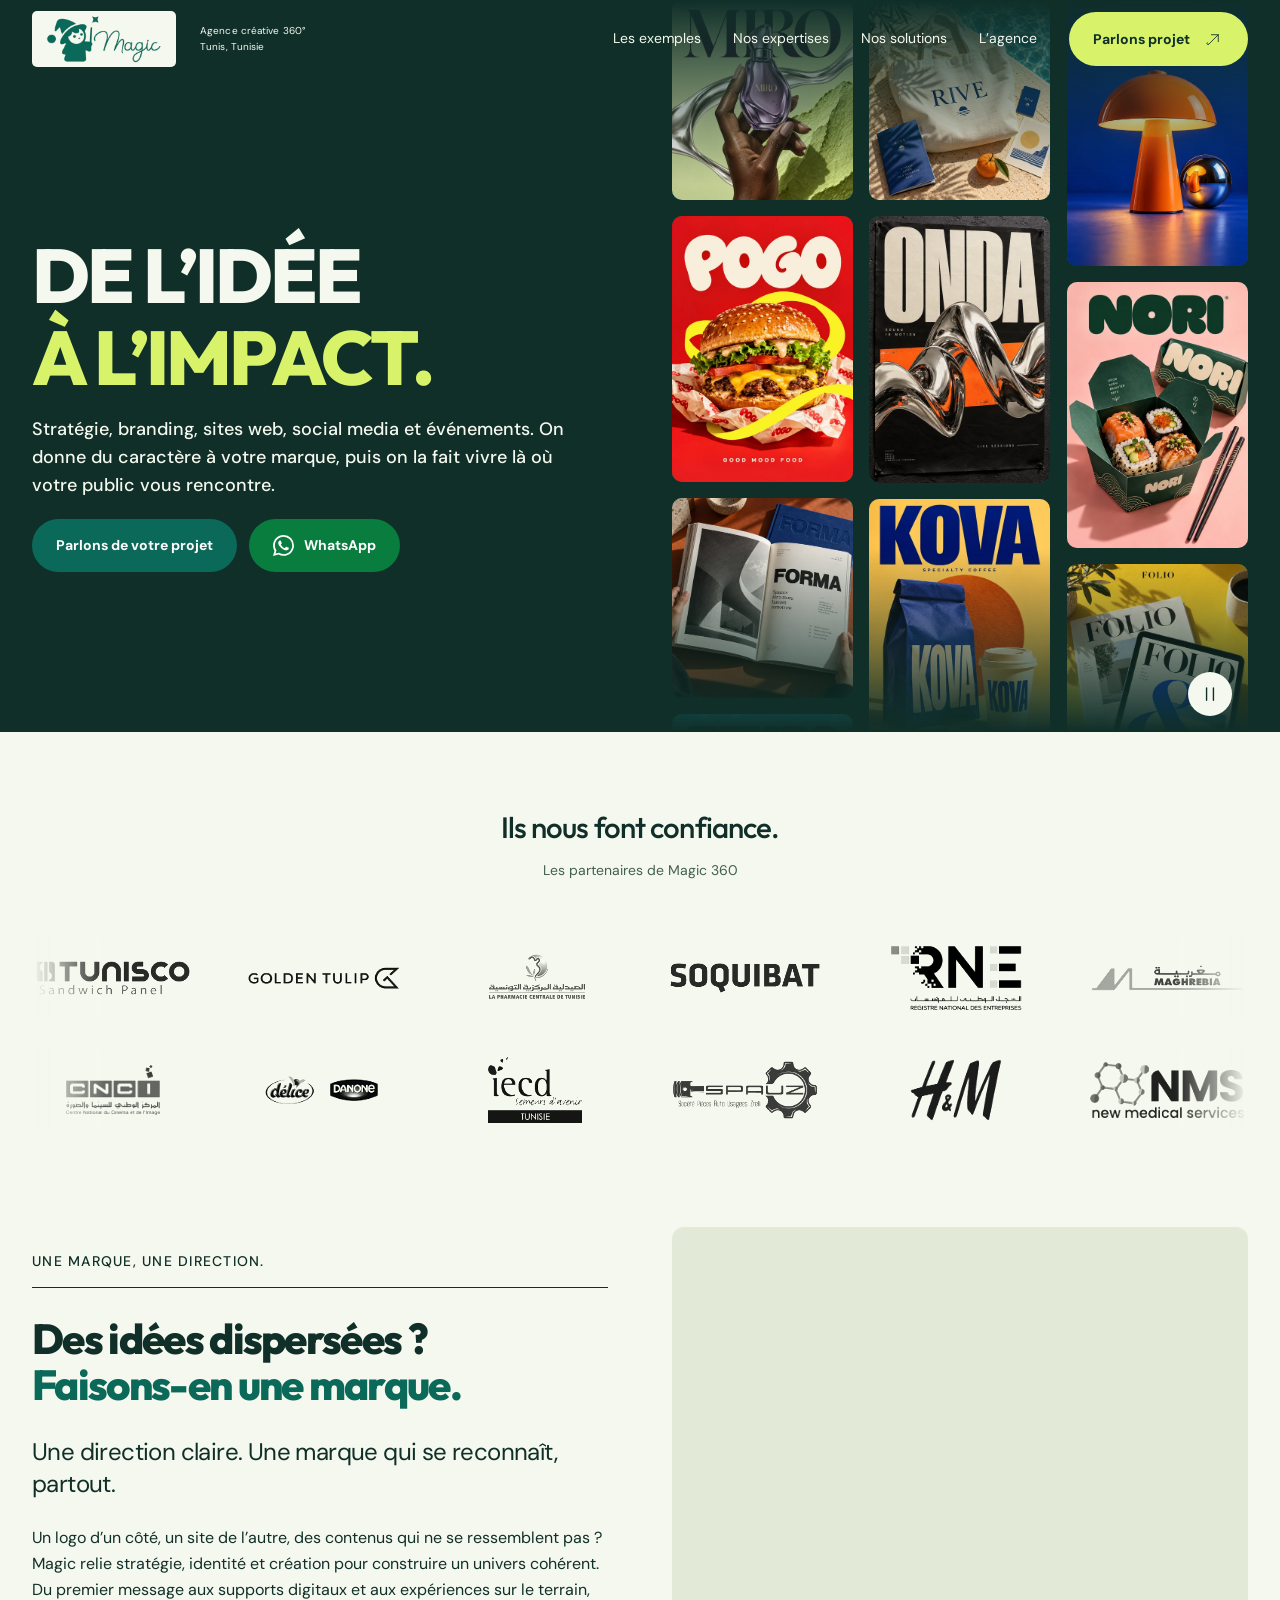
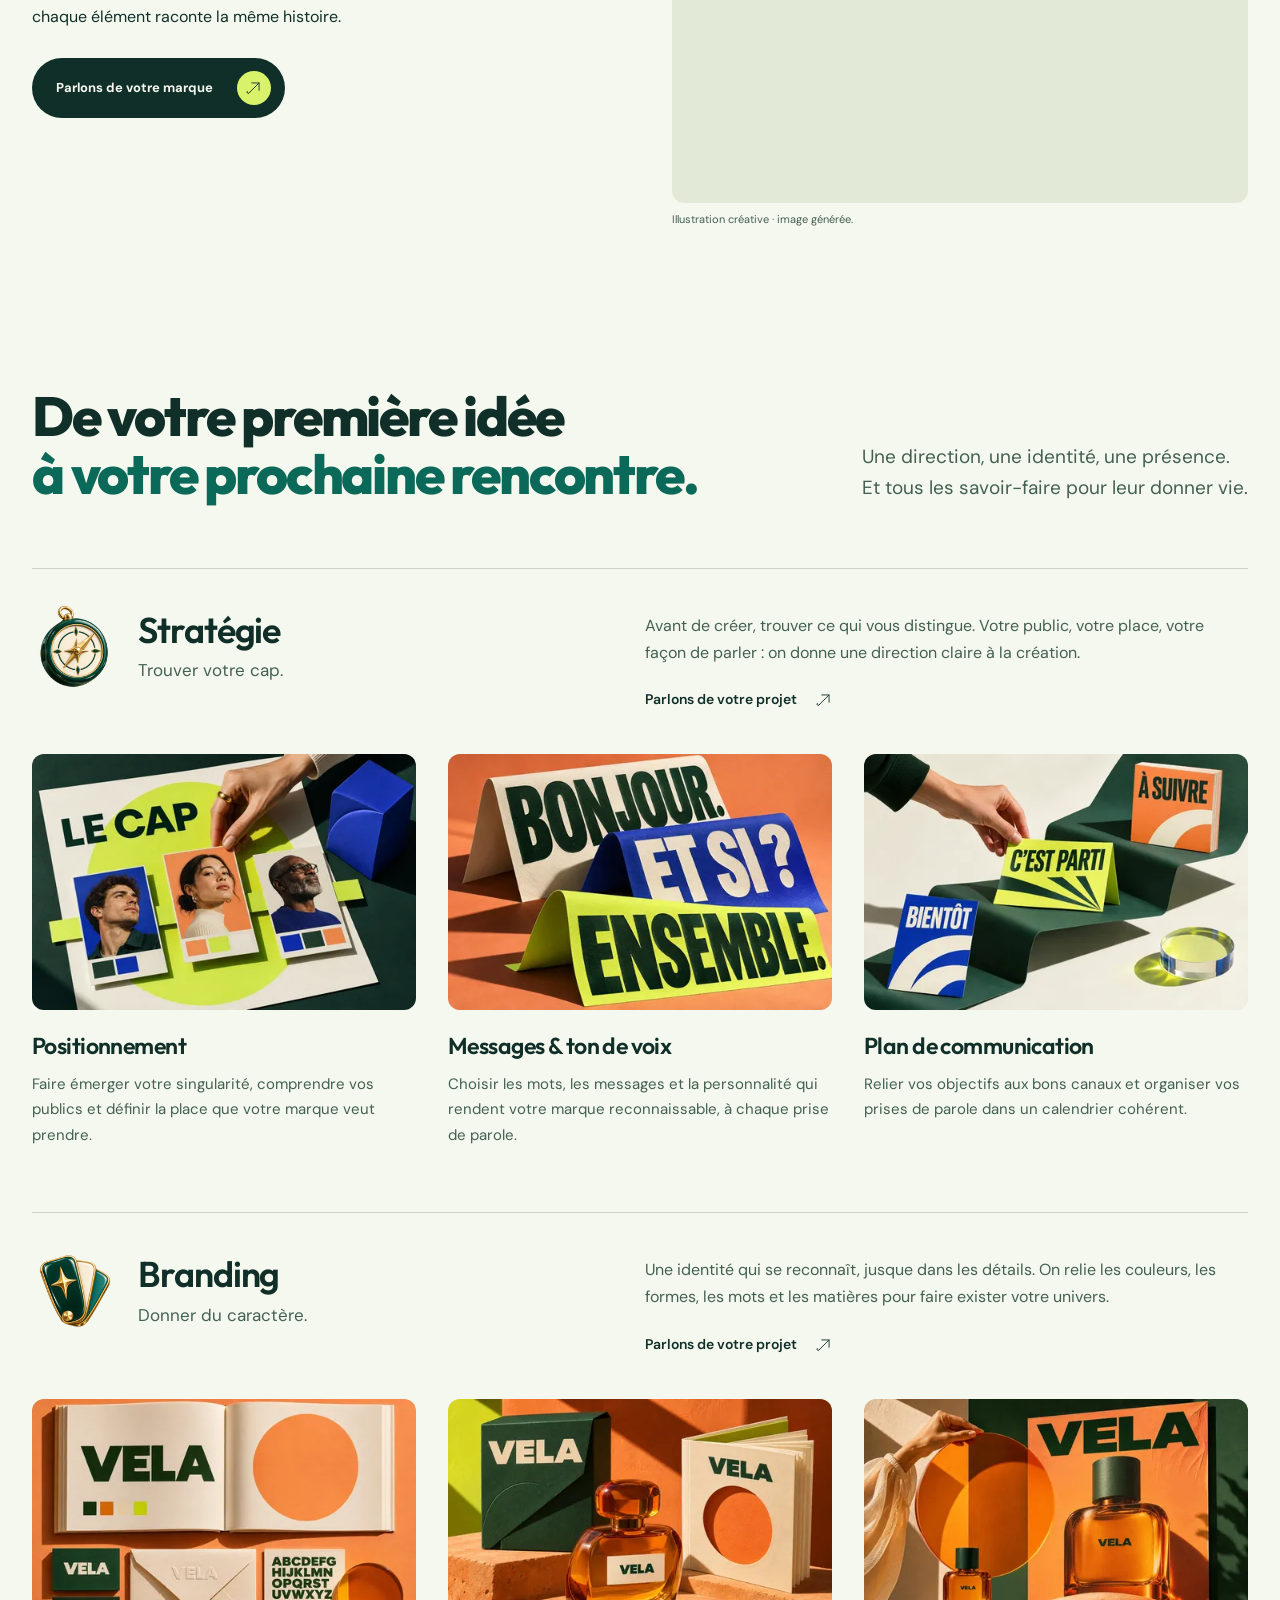
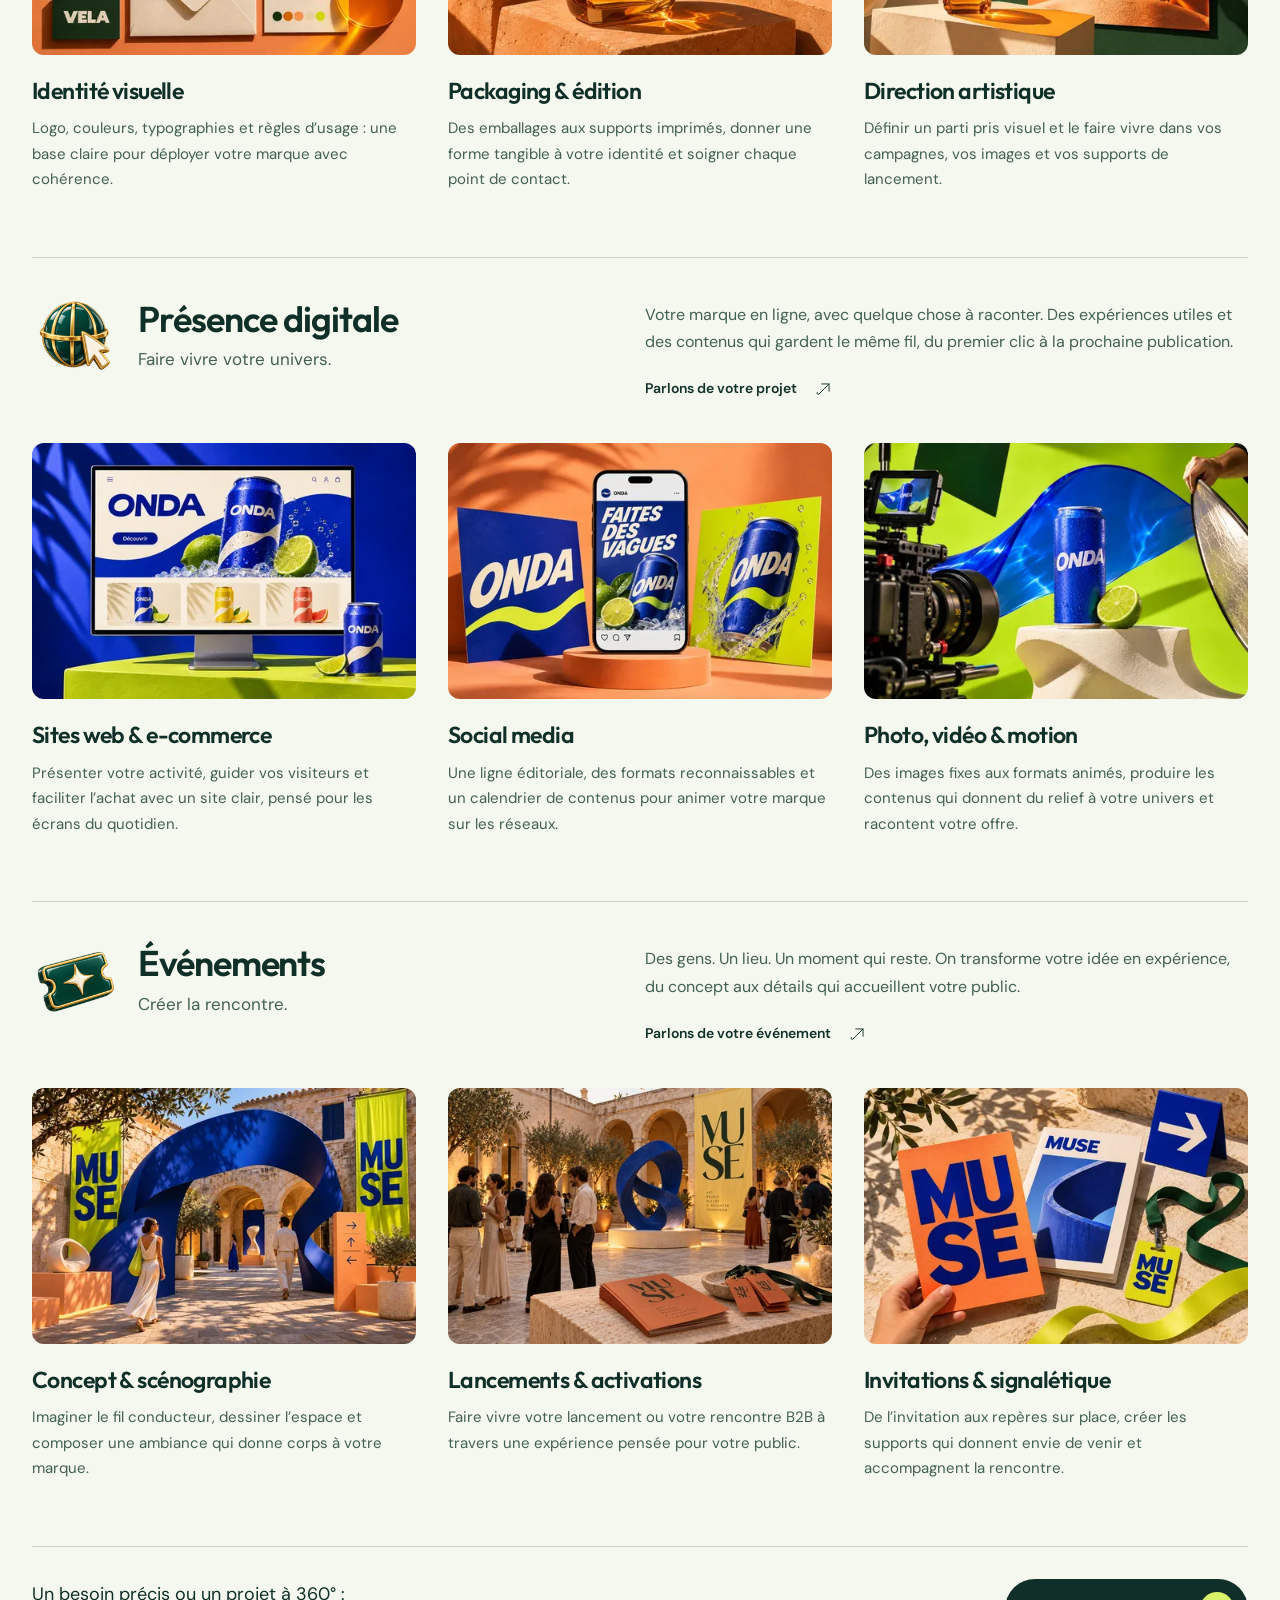
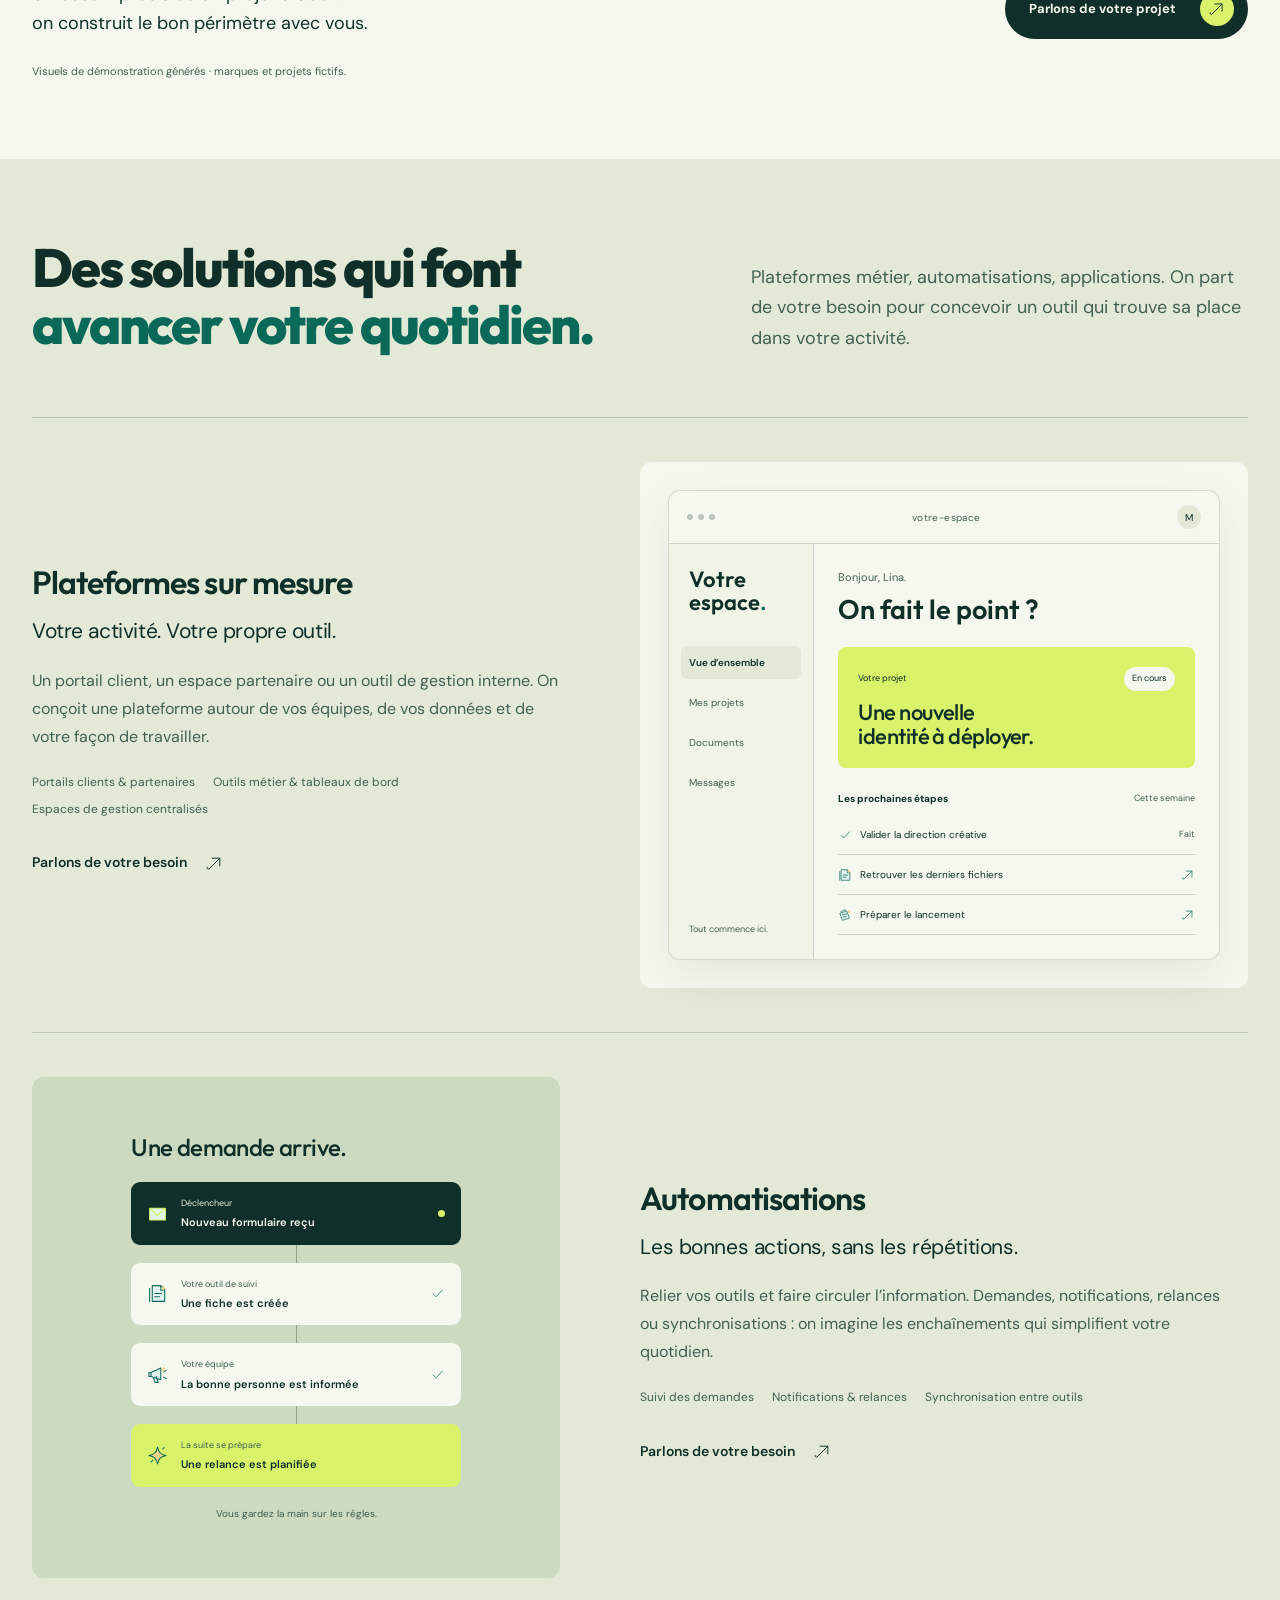
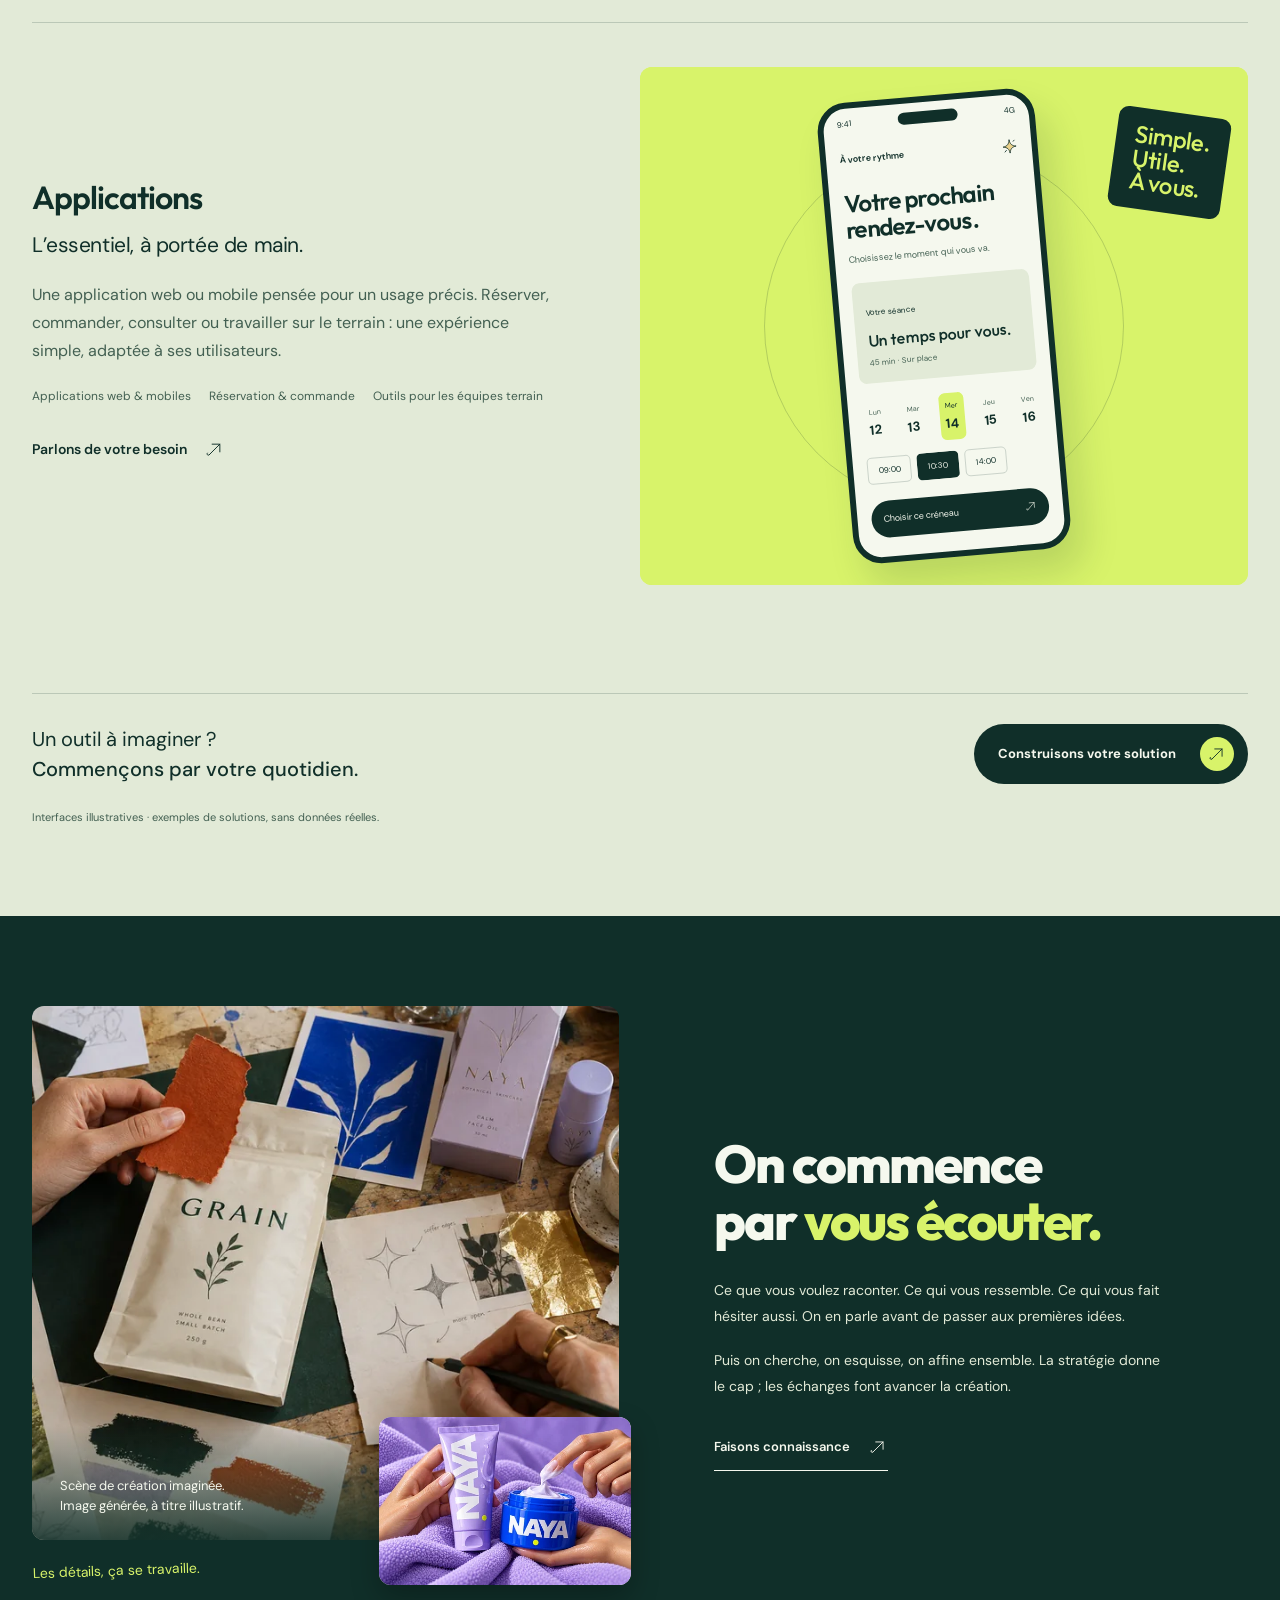
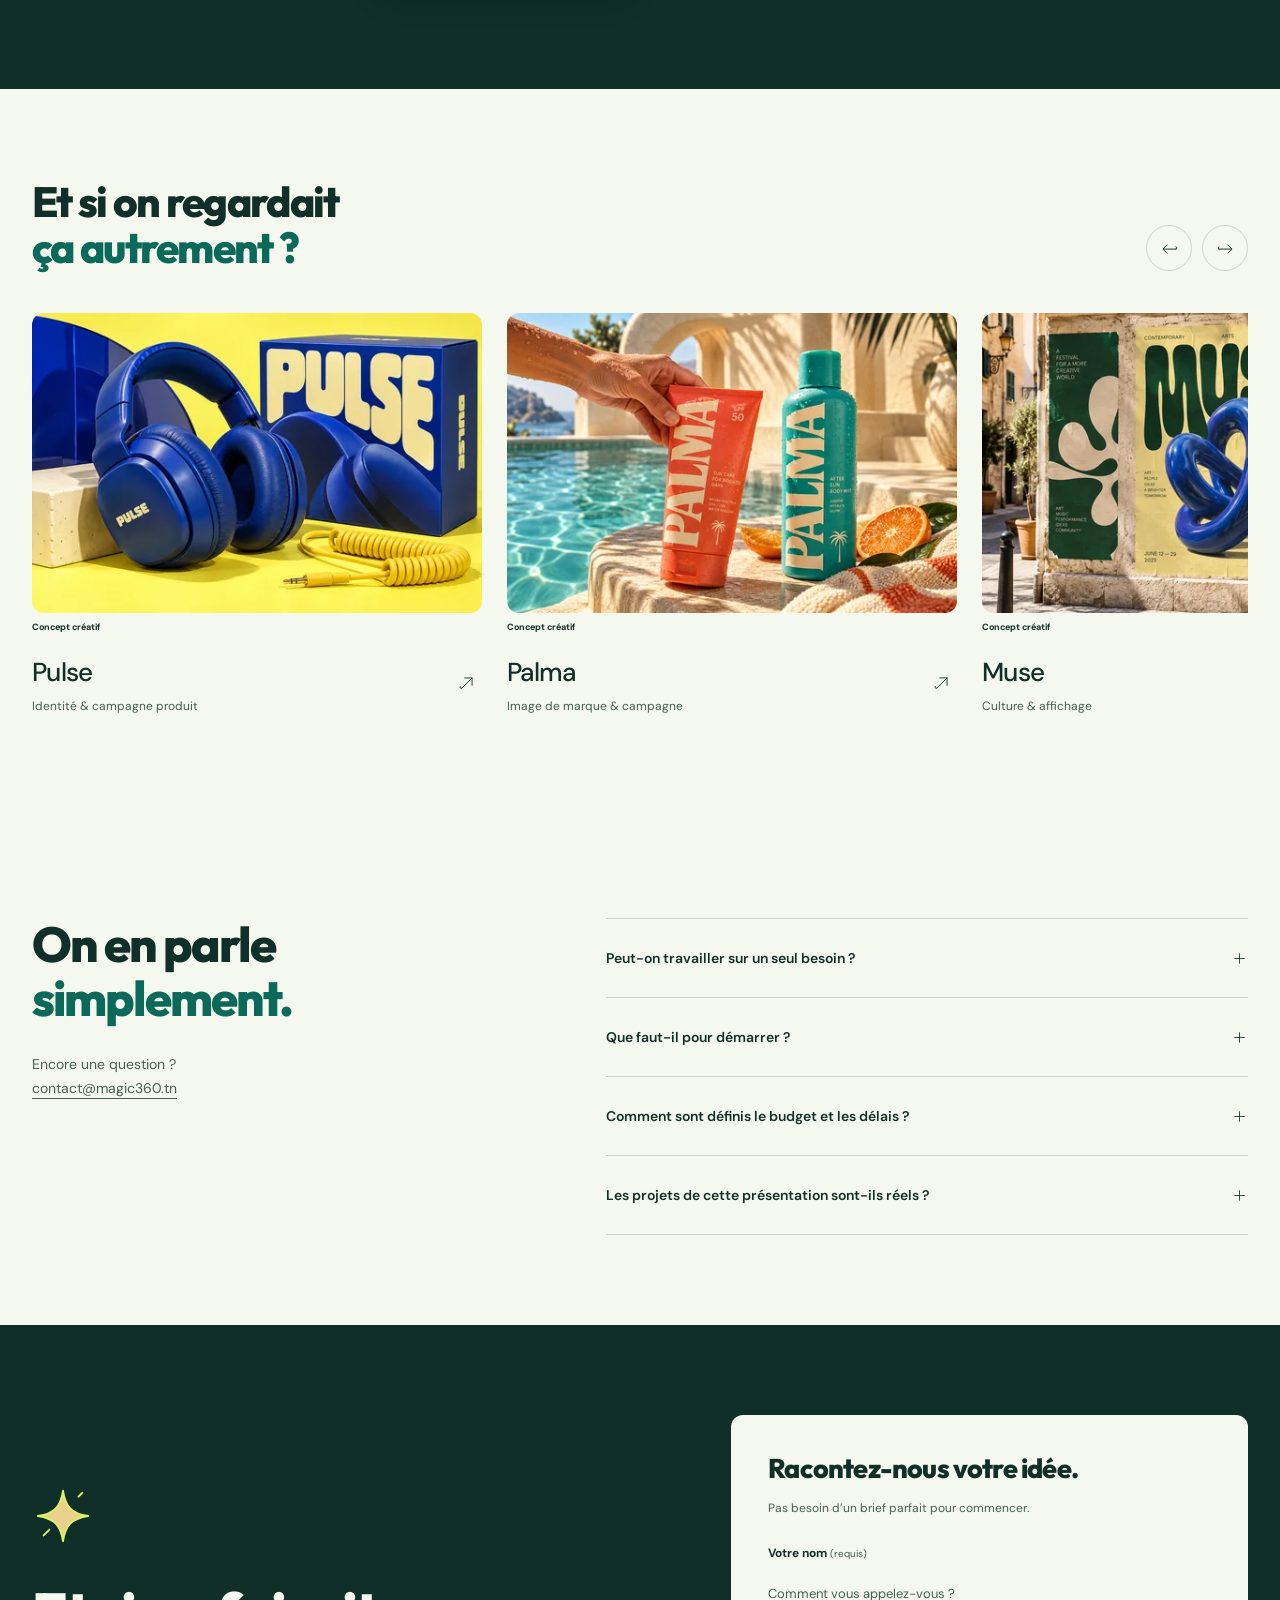
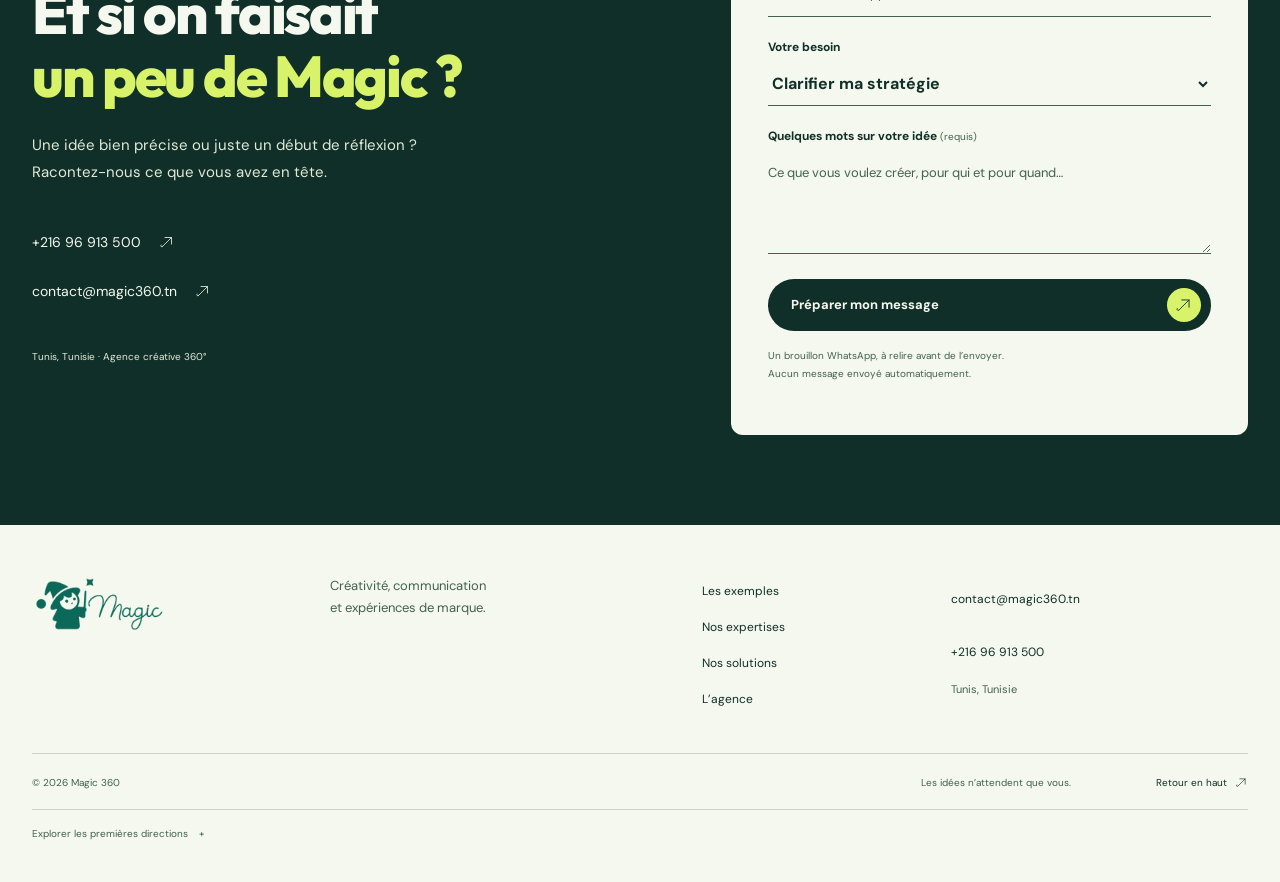
<file: directions/services-editorial/index.html>
<!doctype html>
<html lang="fr">
<head>
<meta charset="utf-8">
<meta name="viewport" content="width=device-width,initial-scale=1">
<meta name="theme-color" content="#102F29">
<meta name="robots" content="noindex, follow">
<title>L’éditorial — Proposition services | Magic 360</title>
<meta name="description" content="Branding, campagnes, digital et événementiel : Magic 360 réunit stratégie et création pour donner du caractère à votre marque en Tunisie.">
<link rel="canonical" href="https://magicbrandingco.com/">
<meta property="og:title" content="Magic 360 — Des idées qui prennent vie">
<meta property="og:description" content="Agence de communication et création à 360° en Tunisie.">
<meta property="og:image" content="https://magicbrandingco.com/assets/magic/naya-1400.webp">
<meta property="og:type" content="website">
<meta property="og:locale" content="fr_TN">
<link rel="icon" href="/magiclogo.png">
<link rel="preload" href="/assets/fonts/dm-sans-latin.woff2" as="font" type="font/woff2" crossorigin>
<link rel="preload" href="/assets/fonts/outfit-latin.woff2" as="font" type="font/woff2" crossorigin>
<link rel="stylesheet" href="/assets/fonts/magic-fonts.css?v=5838521dd9aa">
<link rel="stylesheet" href="/assets/magic.css?v=66bfb69ff8a2">
<script src="/assets/magic.js?v=a4de19dbe565" defer>
</script>
<script id="work-data" type="application/json">{"naya": {"title": "Naya", "category": "branding", "label": "Identité & direction artistique", "description": "Une marque de soin qui ose la couleur. Une identité, une direction produit et un langage visuel imaginés pour les mêmes moments de marque.", "deliverables": ["Identité visuelle", "Direction artistique", "Campagne produit"], "alt": "Concept Naya : soins lavande et bleu cobalt", "images": [{"key": "naya", "alt": "Concept Naya : soins lavande et bleu cobalt"}, {"key": "naya-hands", "alt": "Concept Naya : mains utilisant le tube lavande et le pot de crème bleu cobalt"}, {"key": "naya-campaign", "alt": "Concept Naya : affiche lavande, packaging et guide de marque"}, {"key": "naya-retail", "alt": "Concept Naya : présentoir lavande, soins bleu cobalt et sacs de marque"}]}, "kora": {"title": "Kora", "category": "campagne", "label": "Campagne & image de marque", "description": "Du mouvement dans l’image. Une exploration de campagne sport où la photographie produit et la typographie portent la même énergie.", "deliverables": ["Concept de campagne", "Création publicitaire", "Direction photo"], "alt": "Concept Kora : sneaker bleue sur une composition rouge et ivoire", "images": [{"key": "kora", "alt": "Concept Kora : sneaker bleue sur une composition rouge et ivoire"}, {"key": "kora-campaign", "alt": "Concept Kora : geste de laçage, sneakers bleues et campagne rouge et crème"}, {"key": "kora-detail", "alt": "Concept Kora : détail de sneaker bleue, boîte rouge et supports de marque"}, {"key": "kora-social", "alt": "Concept Kora : campagne digitale sur téléphone et sneakers bleues sur fond rouge"}]}, "saison": {"title": "Saison", "category": "branding", "label": "Packaging & campagne produit", "description": "Un lancement plein de caractère. Un système de packaging et des images de campagne qui donnent le goût de découvrir la marque.", "deliverables": ["Design packaging", "Campagne produit", "Contenus sociaux"], "alt": "Concept Saison : canettes et oranges sur une composition corail", "images": [{"key": "saison", "alt": "Concept Saison : canettes et oranges sur une composition corail"}, {"key": "saison-campaign", "alt": "Concept Saison : main tenant une canette et campagne orange et vert"}, {"key": "saison-social", "alt": "Concept Saison : campagne sociale sur téléphone, canettes et agrumes"}]}, "muse": {"title": "Muse", "category": "campagne", "label": "Culture & affichage", "description": "Un festival d’art fictif, une présence qui se remarque. La typographie et la matière deviennent un langage d’affichage cohérent.", "deliverables": ["Identité culturelle", "Affichage", "Campagne"], "alt": "Concept Muse : affiches culturelles avec sculpture bleue", "images": [{"key": "muse", "alt": "Concept Muse : affiches culturelles avec sculpture bleue"}, {"key": "muse-event", "alt": "Concept Muse : visiteurs dans une cour méditerranéenne, sculpture bleue et signalétique jaune"}, {"key": "muse-tickets", "alt": "Concept Muse : billets, programme jaune et bracelet de festival autour d’une sculpture bleue"}]}, "pulse": {"title": "Pulse", "category": "campagne", "label": "Identité & campagne produit", "description": "Un casque, une couleur, une présence. Une exploration où le bleu électrique et le jaune donnent une personnalité immédiate à un objet du quotidien.", "deliverables": ["Identité visuelle", "Packaging", "Campagne produit"], "alt": "Concept Pulse : casque bleu cobalt et packaging jaune et bleu", "images": [{"key": "pulse", "alt": "Concept Pulse : casque bleu cobalt et packaging jaune et bleu"}, {"key": "pulse-lifestyle", "alt": "Concept Pulse : portrait de campagne avec casque bleu et univers jaune"}, {"key": "pulse-posters", "alt": "Concept Pulse : affiche jaune et cobalt, casque et packaging audio"}, {"key": "pulse-web", "alt": "Concept Pulse : site web audio sur ordinateur, casque bleu et câble jaune"}]}, "grain": {"title": "Grain", "category": "branding", "label": "Packaging & direction artistique", "description": "Du papier froissé, un café et une couleur chaude. Une identité de café fictive pensée pour garder quelque chose de simple et de vivant dans chaque détail.", "deliverables": ["Identité de marque", "Packaging", "Direction photo"], "alt": "Concept Grain : sachets de café orange, tasse et main tenant un emballage", "images": [{"key": "grain", "alt": "Concept Grain : sachets de café orange, tasse et main tenant un emballage"}, {"key": "grain-strategy", "alt": "Concept Grain : main disposant des nuanciers, un sachet de café orange et des supports de marque"}, {"key": "grain-identity", "alt": "Concept Grain : packaging café orange, guide de marque et tasse imprimée"}]}, "palma": {"title": "Palma", "category": "campagne", "label": "Image de marque & campagne", "description": "Une lumière franche, de l’eau et un geste naturel. Un concept solaire où le produit entre dans une scène plutôt que de rester posé à côté.", "deliverables": ["Direction artistique", "Photographie de campagne", "Création publicitaire"], "alt": "Concept Palma : soins solaires corail et turquoise au bord d’une piscine", "images": [{"key": "palma", "alt": "Concept Palma : soins solaires corail et turquoise au bord d’une piscine"}, {"key": "palma-digital", "alt": "Concept Palma : site e-commerce sur ordinateur, contenus sociaux sur téléphone et tube de soin corail"}, {"key": "palma-campaign", "alt": "Concept Palma : tote bag, carte de campagne et soins corail et turquoise"}, {"key": "palma-summer", "alt": "Concept Palma : campagne solaire, produits corail et turquoise, serviette et affiche"}]}, "grain-strategy": {"title": "Grain, du fond à la forme", "category": "strategie", "label": "Stratégie & identité de marque", "description": "Exemple fictif : lancer un café de spécialité. Partir du public et de la personnalité de la marque, puis traduire ce cap en couleurs, en mots et en packaging.", "deliverables": ["Positionnement", "Territoire de marque", "Identité & packaging"], "alt": "Concept Grain : main disposant des nuanciers, un sachet de café orange et des supports de marque", "images": [{"key": "grain-strategy", "alt": "Concept Grain : main disposant des nuanciers, un sachet de café orange et des supports de marque"}, {"key": "grain", "alt": "Concept Grain : sachets de café orange, tasse et main tenant un emballage"}, {"key": "grain-identity", "alt": "Concept Grain : packaging café orange, guide de marque et tasse imprimée"}]}, "palma-digital": {"title": "Palma, sur tous les écrans", "category": "digital", "label": "Site web & social media", "description": "Exemple fictif : faire vivre une marque de soin en ligne. Un site pour découvrir les produits, une direction de contenu pour les réseaux sociaux et des visuels qui gardent la même personnalité.", "deliverables": ["Direction digitale", "Site e-commerce", "Contenus social media"], "alt": "Concept Palma : site e-commerce sur ordinateur, contenus sociaux sur téléphone et tube de soin corail", "images": [{"key": "palma", "alt": "Concept Palma : soins solaires corail et turquoise au bord d’une piscine"}, {"key": "palma-digital", "alt": "Concept Palma : site e-commerce sur ordinateur, contenus sociaux sur téléphone et tube de soin corail"}, {"key": "palma-campaign", "alt": "Concept Palma : tote bag, carte de campagne et soins corail et turquoise"}, {"key": "palma-summer", "alt": "Concept Palma : campagne solaire, produits corail et turquoise, serviette et affiche"}]}, "muse-event": {"title": "Muse, une marque qui se vit", "category": "experience", "label": "Événement & expérience de marque", "description": "Exemple fictif : donner rendez-vous autour d’un lancement culturel. Une idée de scénographie relie l’invitation, la signalétique, l’installation et les moments de rencontre.", "deliverables": ["Concept événementiel", "Scénographie", "Invitations & signalétique"], "alt": "Concept Muse : visiteurs dans une cour méditerranéenne, sculpture bleue et signalétique jaune", "images": [{"key": "muse", "alt": "Concept Muse : affiches culturelles avec sculpture bleue"}, {"key": "muse-event", "alt": "Concept Muse : visiteurs dans une cour méditerranéenne, sculpture bleue et signalétique jaune"}, {"key": "muse-tickets", "alt": "Concept Muse : billets, programme jaune et bracelet de festival autour d’une sculpture bleue"}]}}</script>
<script type="application/ld+json">{"@context":"https://schema.org","@type":"Organization","@id":"https://magicbrandingco.com/#organization","name":"Magic 360","url":"https://magicbrandingco.com/","logo":"https://magicbrandingco.com/magiclogo.png","telephone":"+21696913500","email":"contact@magic360.tn","address":{"@type":"PostalAddress","addressLocality":"Tunis","addressCountry":"TN"}}</script>
<link rel="stylesheet" href="/assets/service-editorial.css?v=6292b7cc643b">
<link rel="stylesheet" href="/assets/solution-variants.css?v=c239201e23da">
<link rel="stylesheet" href="/assets/service-variants.css?v=9df07305543e">
</head>
<body id="top">
<a class="skip-link" href="#main">Aller au contenu</a>
<header class="site-header">
<div class="container nav-layout">
<a class="brand" href="#top" aria-label="Magic 360 — accueil">
<img src="/assets/magic/magic-logo.png" alt="Magic" width="352" height="160">
</a>
<span class="brand-description">Agence créative 360°<br>Tunis, Tunisie</span>
<nav class="main-nav" id="main-nav" aria-label="Navigation principale">
<a href="#realisations">Les exemples</a>
<a href="#services">Nos expertises</a>
<a href="#solutions">Nos solutions</a>
<a href="#agence">L’agence</a>
</nav>
<a class="nav-cta" href="#contact">
<span>Parlons projet</span>
<span class="button-icon">
<svg class="magic-icon icon-up" viewBox="0 0 32 32" fill="none" stroke="currentColor" stroke-width="1.6" stroke-linecap="round" stroke-linejoin="round" aria-hidden="true">
<use href="/assets/magic-icons.svg#magic-up"/>
</svg>
</span>
</a>
<button class="menu-toggle" aria-controls="main-nav" aria-expanded="false" aria-label="Ouvrir le menu">
<svg class="magic-icon icon-menu" viewBox="0 0 32 32" fill="none" stroke="currentColor" stroke-width="1.6" stroke-linecap="round" stroke-linejoin="round" aria-hidden="true">
<use href="/assets/magic-icons.svg#magic-menu"/>
</svg>
</button>
</div>
</header>
<main id="main">
<section class="hero hero--impact">
<div class="container hero-layout">
<div class="hero-copy">
<h1>De l’idée<br>
<em>à l’impact.</em>
</h1>
<p>Stratégie, branding, sites web, social media et événements. On donne du caractère à votre marque, puis on la fait vivre là où votre public vous rencontre.</p>
<div class="hero-actions">
<a class="button hero-cta" href="#contact">Parlons de votre projet</a>
<a class="button hero-whatsapp" href="https://wa.me/21696913500" target="_blank" rel="noopener">
<svg class="magic-icon icon-whatsapp" viewBox="0 0 32 32" fill="none" stroke="currentColor" stroke-width="1.6" stroke-linecap="round" stroke-linejoin="round" aria-hidden="true">
<use href="/assets/magic-icons.svg#magic-whatsapp"/>
</svg>
<span>WhatsApp</span>
</a>
</div>
</div>
<div class="campaign-wall" aria-label="Mur de concepts créatifs">
<div class="wall-stage wall-stage--desktop" aria-hidden="true">
<div class="wall-lane lane-0">
<div class="wall-track" style="animation-duration:180s">
<div class="wall-group">
<div class="wall-tile" style="--art-ratio:0.9073724">
<img src="/assets/hero/miro-480.webp" srcset="/assets/hero/miro-480.webp 480w, /assets/hero/miro-900.webp 900w, /assets/hero/miro-1400.webp 1400w" sizes="(min-width:1650px) 244px, (min-width:1280px) 182px, 200px" width="480" height="529" alt="" loading="eager" decoding="async">
<span>MIRO</span>
</div>
<div class="wall-tile" style="--art-ratio:0.6808511">
<img src="/assets/hero/pogo-480.webp" srcset="/assets/hero/pogo-480.webp 480w, /assets/hero/pogo-900.webp 900w, /assets/hero/pogo-1400.webp 1400w" sizes="(min-width:1650px) 244px, (min-width:1280px) 182px, 200px" width="480" height="705" alt="" loading="eager" decoding="async">
<span>POGO</span>
</div>
<div class="wall-tile" style="--art-ratio:0.9073724">
<img src="/assets/hero/forma-480.webp" srcset="/assets/hero/forma-480.webp 480w, /assets/hero/forma-900.webp 900w, /assets/hero/forma-1400.webp 1400w" sizes="(min-width:1650px) 244px, (min-width:1280px) 182px, 200px" width="480" height="529" alt="" loading="eager" decoding="async">
<span>FORMA</span>
</div>
<div class="wall-tile" style="--art-ratio:0.6798867">
<img src="/assets/hero/tempo-480.webp" srcset="/assets/hero/tempo-480.webp 480w, /assets/hero/tempo-900.webp 900w, /assets/hero/tempo-1400.webp 1400w" sizes="(min-width:1650px) 244px, (min-width:1280px) 182px, 200px" width="480" height="706" alt="" loading="eager" decoding="async">
<span>TEMPO</span>
</div>
<div class="wall-tile" style="--art-ratio:1.0000000">
<img src="/assets/hero/bloom-480.webp" srcset="/assets/hero/bloom-480.webp 480w, /assets/hero/bloom-900.webp 900w, /assets/hero/bloom-1400.webp 1400w" sizes="(min-width:1650px) 244px, (min-width:1280px) 182px, 200px" width="480" height="480" alt="" loading="eager" decoding="async">
<span>BLOOM</span>
</div>
<div class="wall-tile" style="--art-ratio:0.9073724">
<img src="/assets/hero/miro-480.webp" srcset="/assets/hero/miro-480.webp 480w, /assets/hero/miro-900.webp 900w, /assets/hero/miro-1400.webp 1400w" sizes="(min-width:1650px) 244px, (min-width:1280px) 182px, 200px" width="480" height="529" alt="" loading="eager" decoding="async">
<span>MIRO</span>
</div>
<div class="wall-tile" style="--art-ratio:0.6808511">
<img src="/assets/hero/pogo-480.webp" srcset="/assets/hero/pogo-480.webp 480w, /assets/hero/pogo-900.webp 900w, /assets/hero/pogo-1400.webp 1400w" sizes="(min-width:1650px) 244px, (min-width:1280px) 182px, 200px" width="480" height="705" alt="" loading="eager" decoding="async">
<span>POGO</span>
</div>
<div class="wall-tile" style="--art-ratio:0.9073724">
<img src="/assets/hero/forma-480.webp" srcset="/assets/hero/forma-480.webp 480w, /assets/hero/forma-900.webp 900w, /assets/hero/forma-1400.webp 1400w" sizes="(min-width:1650px) 244px, (min-width:1280px) 182px, 200px" width="480" height="529" alt="" loading="eager" decoding="async">
<span>FORMA</span>
</div>
<div class="wall-tile" style="--art-ratio:0.6798867">
<img src="/assets/hero/tempo-480.webp" srcset="/assets/hero/tempo-480.webp 480w, /assets/hero/tempo-900.webp 900w, /assets/hero/tempo-1400.webp 1400w" sizes="(min-width:1650px) 244px, (min-width:1280px) 182px, 200px" width="480" height="706" alt="" loading="eager" decoding="async">
<span>TEMPO</span>
</div>
<div class="wall-tile" style="--art-ratio:1.0000000">
<img src="/assets/hero/bloom-480.webp" srcset="/assets/hero/bloom-480.webp 480w, /assets/hero/bloom-900.webp 900w, /assets/hero/bloom-1400.webp 1400w" sizes="(min-width:1650px) 244px, (min-width:1280px) 182px, 200px" width="480" height="480" alt="" loading="eager" decoding="async">
<span>BLOOM</span>
</div>
<div class="wall-tile" style="--art-ratio:0.9073724">
<img src="/assets/hero/miro-480.webp" srcset="/assets/hero/miro-480.webp 480w, /assets/hero/miro-900.webp 900w, /assets/hero/miro-1400.webp 1400w" sizes="(min-width:1650px) 244px, (min-width:1280px) 182px, 200px" width="480" height="529" alt="" loading="eager" decoding="async">
<span>MIRO</span>
</div>
<div class="wall-tile" style="--art-ratio:0.6808511">
<img src="/assets/hero/pogo-480.webp" srcset="/assets/hero/pogo-480.webp 480w, /assets/hero/pogo-900.webp 900w, /assets/hero/pogo-1400.webp 1400w" sizes="(min-width:1650px) 244px, (min-width:1280px) 182px, 200px" width="480" height="705" alt="" loading="eager" decoding="async">
<span>POGO</span>
</div>
<div class="wall-tile" style="--art-ratio:0.9073724">
<img src="/assets/hero/forma-480.webp" srcset="/assets/hero/forma-480.webp 480w, /assets/hero/forma-900.webp 900w, /assets/hero/forma-1400.webp 1400w" sizes="(min-width:1650px) 244px, (min-width:1280px) 182px, 200px" width="480" height="529" alt="" loading="eager" decoding="async">
<span>FORMA</span>
</div>
<div class="wall-tile" style="--art-ratio:0.6798867">
<img src="/assets/hero/tempo-480.webp" srcset="/assets/hero/tempo-480.webp 480w, /assets/hero/tempo-900.webp 900w, /assets/hero/tempo-1400.webp 1400w" sizes="(min-width:1650px) 244px, (min-width:1280px) 182px, 200px" width="480" height="706" alt="" loading="eager" decoding="async">
<span>TEMPO</span>
</div>
<div class="wall-tile" style="--art-ratio:1.0000000">
<img src="/assets/hero/bloom-480.webp" srcset="/assets/hero/bloom-480.webp 480w, /assets/hero/bloom-900.webp 900w, /assets/hero/bloom-1400.webp 1400w" sizes="(min-width:1650px) 244px, (min-width:1280px) 182px, 200px" width="480" height="480" alt="" loading="eager" decoding="async">
<span>BLOOM</span>
</div>
</div>
<div class="wall-group wall-copy" aria-hidden="true">
<div class="wall-tile" style="--art-ratio:0.9073724">
<img src="/assets/hero/miro-480.webp" srcset="/assets/hero/miro-480.webp 480w, /assets/hero/miro-900.webp 900w, /assets/hero/miro-1400.webp 1400w" sizes="(min-width:1650px) 244px, (min-width:1280px) 182px, 200px" width="480" height="529" alt="" loading="eager" decoding="async">
<span>MIRO</span>
</div>
<div class="wall-tile" style="--art-ratio:0.6808511">
<img src="/assets/hero/pogo-480.webp" srcset="/assets/hero/pogo-480.webp 480w, /assets/hero/pogo-900.webp 900w, /assets/hero/pogo-1400.webp 1400w" sizes="(min-width:1650px) 244px, (min-width:1280px) 182px, 200px" width="480" height="705" alt="" loading="eager" decoding="async">
<span>POGO</span>
</div>
<div class="wall-tile" style="--art-ratio:0.9073724">
<img src="/assets/hero/forma-480.webp" srcset="/assets/hero/forma-480.webp 480w, /assets/hero/forma-900.webp 900w, /assets/hero/forma-1400.webp 1400w" sizes="(min-width:1650px) 244px, (min-width:1280px) 182px, 200px" width="480" height="529" alt="" loading="eager" decoding="async">
<span>FORMA</span>
</div>
<div class="wall-tile" style="--art-ratio:0.6798867">
<img src="/assets/hero/tempo-480.webp" srcset="/assets/hero/tempo-480.webp 480w, /assets/hero/tempo-900.webp 900w, /assets/hero/tempo-1400.webp 1400w" sizes="(min-width:1650px) 244px, (min-width:1280px) 182px, 200px" width="480" height="706" alt="" loading="eager" decoding="async">
<span>TEMPO</span>
</div>
<div class="wall-tile" style="--art-ratio:1.0000000">
<img src="/assets/hero/bloom-480.webp" srcset="/assets/hero/bloom-480.webp 480w, /assets/hero/bloom-900.webp 900w, /assets/hero/bloom-1400.webp 1400w" sizes="(min-width:1650px) 244px, (min-width:1280px) 182px, 200px" width="480" height="480" alt="" loading="eager" decoding="async">
<span>BLOOM</span>
</div>
<div class="wall-tile" style="--art-ratio:0.9073724">
<img src="/assets/hero/miro-480.webp" srcset="/assets/hero/miro-480.webp 480w, /assets/hero/miro-900.webp 900w, /assets/hero/miro-1400.webp 1400w" sizes="(min-width:1650px) 244px, (min-width:1280px) 182px, 200px" width="480" height="529" alt="" loading="eager" decoding="async">
<span>MIRO</span>
</div>
<div class="wall-tile" style="--art-ratio:0.6808511">
<img src="/assets/hero/pogo-480.webp" srcset="/assets/hero/pogo-480.webp 480w, /assets/hero/pogo-900.webp 900w, /assets/hero/pogo-1400.webp 1400w" sizes="(min-width:1650px) 244px, (min-width:1280px) 182px, 200px" width="480" height="705" alt="" loading="eager" decoding="async">
<span>POGO</span>
</div>
<div class="wall-tile" style="--art-ratio:0.9073724">
<img src="/assets/hero/forma-480.webp" srcset="/assets/hero/forma-480.webp 480w, /assets/hero/forma-900.webp 900w, /assets/hero/forma-1400.webp 1400w" sizes="(min-width:1650px) 244px, (min-width:1280px) 182px, 200px" width="480" height="529" alt="" loading="eager" decoding="async">
<span>FORMA</span>
</div>
<div class="wall-tile" style="--art-ratio:0.6798867">
<img src="/assets/hero/tempo-480.webp" srcset="/assets/hero/tempo-480.webp 480w, /assets/hero/tempo-900.webp 900w, /assets/hero/tempo-1400.webp 1400w" sizes="(min-width:1650px) 244px, (min-width:1280px) 182px, 200px" width="480" height="706" alt="" loading="eager" decoding="async">
<span>TEMPO</span>
</div>
<div class="wall-tile" style="--art-ratio:1.0000000">
<img src="/assets/hero/bloom-480.webp" srcset="/assets/hero/bloom-480.webp 480w, /assets/hero/bloom-900.webp 900w, /assets/hero/bloom-1400.webp 1400w" sizes="(min-width:1650px) 244px, (min-width:1280px) 182px, 200px" width="480" height="480" alt="" loading="eager" decoding="async">
<span>BLOOM</span>
</div>
<div class="wall-tile" style="--art-ratio:0.9073724">
<img src="/assets/hero/miro-480.webp" srcset="/assets/hero/miro-480.webp 480w, /assets/hero/miro-900.webp 900w, /assets/hero/miro-1400.webp 1400w" sizes="(min-width:1650px) 244px, (min-width:1280px) 182px, 200px" width="480" height="529" alt="" loading="eager" decoding="async">
<span>MIRO</span>
</div>
<div class="wall-tile" style="--art-ratio:0.6808511">
<img src="/assets/hero/pogo-480.webp" srcset="/assets/hero/pogo-480.webp 480w, /assets/hero/pogo-900.webp 900w, /assets/hero/pogo-1400.webp 1400w" sizes="(min-width:1650px) 244px, (min-width:1280px) 182px, 200px" width="480" height="705" alt="" loading="eager" decoding="async">
<span>POGO</span>
</div>
<div class="wall-tile" style="--art-ratio:0.9073724">
<img src="/assets/hero/forma-480.webp" srcset="/assets/hero/forma-480.webp 480w, /assets/hero/forma-900.webp 900w, /assets/hero/forma-1400.webp 1400w" sizes="(min-width:1650px) 244px, (min-width:1280px) 182px, 200px" width="480" height="529" alt="" loading="eager" decoding="async">
<span>FORMA</span>
</div>
<div class="wall-tile" style="--art-ratio:0.6798867">
<img src="/assets/hero/tempo-480.webp" srcset="/assets/hero/tempo-480.webp 480w, /assets/hero/tempo-900.webp 900w, /assets/hero/tempo-1400.webp 1400w" sizes="(min-width:1650px) 244px, (min-width:1280px) 182px, 200px" width="480" height="706" alt="" loading="eager" decoding="async">
<span>TEMPO</span>
</div>
<div class="wall-tile" style="--art-ratio:1.0000000">
<img src="/assets/hero/bloom-480.webp" srcset="/assets/hero/bloom-480.webp 480w, /assets/hero/bloom-900.webp 900w, /assets/hero/bloom-1400.webp 1400w" sizes="(min-width:1650px) 244px, (min-width:1280px) 182px, 200px" width="480" height="480" alt="" loading="eager" decoding="async">
<span>BLOOM</span>
</div>
</div>
</div>
</div>
<div class="wall-lane lane-1">
<div class="wall-track" style="animation-duration:180s">
<div class="wall-group">
<div class="wall-tile" style="--art-ratio:0.9073724">
<img src="/assets/hero/rive-480.webp" srcset="/assets/hero/rive-480.webp 480w, /assets/hero/rive-900.webp 900w, /assets/hero/rive-1400.webp 1400w" sizes="(min-width:1650px) 244px, (min-width:1280px) 182px, 200px" width="480" height="529" alt="" loading="eager" decoding="async">
<span>RIVE</span>
</div>
<div class="wall-tile" style="--art-ratio:0.6798867">
<img src="/assets/hero/onda-480.webp" srcset="/assets/hero/onda-480.webp 480w, /assets/hero/onda-900.webp 900w, /assets/hero/onda-1400.webp 1400w" sizes="(min-width:1650px) 244px, (min-width:1280px) 182px, 200px" width="480" height="706" alt="" loading="eager" decoding="async">
<span>ONDA</span>
</div>
<div class="wall-tile" style="--art-ratio:0.6808511">
<img src="/assets/hero/kova-480.webp" srcset="/assets/hero/kova-480.webp 480w, /assets/hero/kova-900.webp 900w, /assets/hero/kova-1400.webp 1400w" sizes="(min-width:1650px) 244px, (min-width:1280px) 182px, 200px" width="480" height="705" alt="" loading="eager" decoding="async">
<span>KOVA</span>
</div>
<div class="wall-tile" style="--art-ratio:0.6818182">
<img src="/assets/hero/tera-480.webp" srcset="/assets/hero/tera-480.webp 480w, /assets/hero/tera-900.webp 900w, /assets/hero/tera-1400.webp 1400w" sizes="(min-width:1650px) 244px, (min-width:1280px) 182px, 200px" width="480" height="704" alt="" loading="eager" decoding="async">
<span>TERA</span>
</div>
<div class="wall-tile" style="--art-ratio:0.9073724">
<img src="/assets/hero/orbit-480.webp" srcset="/assets/hero/orbit-480.webp 480w, /assets/hero/orbit-900.webp 900w, /assets/hero/orbit-1400.webp 1400w" sizes="(min-width:1650px) 244px, (min-width:1280px) 182px, 200px" width="480" height="529" alt="" loading="eager" decoding="async">
<span>ORBIT</span>
</div>
<div class="wall-tile" style="--art-ratio:0.9073724">
<img src="/assets/hero/rive-480.webp" srcset="/assets/hero/rive-480.webp 480w, /assets/hero/rive-900.webp 900w, /assets/hero/rive-1400.webp 1400w" sizes="(min-width:1650px) 244px, (min-width:1280px) 182px, 200px" width="480" height="529" alt="" loading="eager" decoding="async">
<span>RIVE</span>
</div>
<div class="wall-tile" style="--art-ratio:0.6798867">
<img src="/assets/hero/onda-480.webp" srcset="/assets/hero/onda-480.webp 480w, /assets/hero/onda-900.webp 900w, /assets/hero/onda-1400.webp 1400w" sizes="(min-width:1650px) 244px, (min-width:1280px) 182px, 200px" width="480" height="706" alt="" loading="eager" decoding="async">
<span>ONDA</span>
</div>
<div class="wall-tile" style="--art-ratio:0.6808511">
<img src="/assets/hero/kova-480.webp" srcset="/assets/hero/kova-480.webp 480w, /assets/hero/kova-900.webp 900w, /assets/hero/kova-1400.webp 1400w" sizes="(min-width:1650px) 244px, (min-width:1280px) 182px, 200px" width="480" height="705" alt="" loading="eager" decoding="async">
<span>KOVA</span>
</div>
<div class="wall-tile" style="--art-ratio:0.6818182">
<img src="/assets/hero/tera-480.webp" srcset="/assets/hero/tera-480.webp 480w, /assets/hero/tera-900.webp 900w, /assets/hero/tera-1400.webp 1400w" sizes="(min-width:1650px) 244px, (min-width:1280px) 182px, 200px" width="480" height="704" alt="" loading="eager" decoding="async">
<span>TERA</span>
</div>
<div class="wall-tile" style="--art-ratio:0.9073724">
<img src="/assets/hero/orbit-480.webp" srcset="/assets/hero/orbit-480.webp 480w, /assets/hero/orbit-900.webp 900w, /assets/hero/orbit-1400.webp 1400w" sizes="(min-width:1650px) 244px, (min-width:1280px) 182px, 200px" width="480" height="529" alt="" loading="eager" decoding="async">
<span>ORBIT</span>
</div>
<div class="wall-tile" style="--art-ratio:0.9073724">
<img src="/assets/hero/rive-480.webp" srcset="/assets/hero/rive-480.webp 480w, /assets/hero/rive-900.webp 900w, /assets/hero/rive-1400.webp 1400w" sizes="(min-width:1650px) 244px, (min-width:1280px) 182px, 200px" width="480" height="529" alt="" loading="eager" decoding="async">
<span>RIVE</span>
</div>
<div class="wall-tile" style="--art-ratio:0.6798867">
<img src="/assets/hero/onda-480.webp" srcset="/assets/hero/onda-480.webp 480w, /assets/hero/onda-900.webp 900w, /assets/hero/onda-1400.webp 1400w" sizes="(min-width:1650px) 244px, (min-width:1280px) 182px, 200px" width="480" height="706" alt="" loading="eager" decoding="async">
<span>ONDA</span>
</div>
<div class="wall-tile" style="--art-ratio:0.6808511">
<img src="/assets/hero/kova-480.webp" srcset="/assets/hero/kova-480.webp 480w, /assets/hero/kova-900.webp 900w, /assets/hero/kova-1400.webp 1400w" sizes="(min-width:1650px) 244px, (min-width:1280px) 182px, 200px" width="480" height="705" alt="" loading="eager" decoding="async">
<span>KOVA</span>
</div>
<div class="wall-tile" style="--art-ratio:0.6818182">
<img src="/assets/hero/tera-480.webp" srcset="/assets/hero/tera-480.webp 480w, /assets/hero/tera-900.webp 900w, /assets/hero/tera-1400.webp 1400w" sizes="(min-width:1650px) 244px, (min-width:1280px) 182px, 200px" width="480" height="704" alt="" loading="eager" decoding="async">
<span>TERA</span>
</div>
<div class="wall-tile" style="--art-ratio:0.9073724">
<img src="/assets/hero/orbit-480.webp" srcset="/assets/hero/orbit-480.webp 480w, /assets/hero/orbit-900.webp 900w, /assets/hero/orbit-1400.webp 1400w" sizes="(min-width:1650px) 244px, (min-width:1280px) 182px, 200px" width="480" height="529" alt="" loading="eager" decoding="async">
<span>ORBIT</span>
</div>
</div>
<div class="wall-group wall-copy" aria-hidden="true">
<div class="wall-tile" style="--art-ratio:0.9073724">
<img src="/assets/hero/rive-480.webp" srcset="/assets/hero/rive-480.webp 480w, /assets/hero/rive-900.webp 900w, /assets/hero/rive-1400.webp 1400w" sizes="(min-width:1650px) 244px, (min-width:1280px) 182px, 200px" width="480" height="529" alt="" loading="eager" decoding="async">
<span>RIVE</span>
</div>
<div class="wall-tile" style="--art-ratio:0.6798867">
<img src="/assets/hero/onda-480.webp" srcset="/assets/hero/onda-480.webp 480w, /assets/hero/onda-900.webp 900w, /assets/hero/onda-1400.webp 1400w" sizes="(min-width:1650px) 244px, (min-width:1280px) 182px, 200px" width="480" height="706" alt="" loading="eager" decoding="async">
<span>ONDA</span>
</div>
<div class="wall-tile" style="--art-ratio:0.6808511">
<img src="/assets/hero/kova-480.webp" srcset="/assets/hero/kova-480.webp 480w, /assets/hero/kova-900.webp 900w, /assets/hero/kova-1400.webp 1400w" sizes="(min-width:1650px) 244px, (min-width:1280px) 182px, 200px" width="480" height="705" alt="" loading="eager" decoding="async">
<span>KOVA</span>
</div>
<div class="wall-tile" style="--art-ratio:0.6818182">
<img src="/assets/hero/tera-480.webp" srcset="/assets/hero/tera-480.webp 480w, /assets/hero/tera-900.webp 900w, /assets/hero/tera-1400.webp 1400w" sizes="(min-width:1650px) 244px, (min-width:1280px) 182px, 200px" width="480" height="704" alt="" loading="eager" decoding="async">
<span>TERA</span>
</div>
<div class="wall-tile" style="--art-ratio:0.9073724">
<img src="/assets/hero/orbit-480.webp" srcset="/assets/hero/orbit-480.webp 480w, /assets/hero/orbit-900.webp 900w, /assets/hero/orbit-1400.webp 1400w" sizes="(min-width:1650px) 244px, (min-width:1280px) 182px, 200px" width="480" height="529" alt="" loading="eager" decoding="async">
<span>ORBIT</span>
</div>
<div class="wall-tile" style="--art-ratio:0.9073724">
<img src="/assets/hero/rive-480.webp" srcset="/assets/hero/rive-480.webp 480w, /assets/hero/rive-900.webp 900w, /assets/hero/rive-1400.webp 1400w" sizes="(min-width:1650px) 244px, (min-width:1280px) 182px, 200px" width="480" height="529" alt="" loading="eager" decoding="async">
<span>RIVE</span>
</div>
<div class="wall-tile" style="--art-ratio:0.6798867">
<img src="/assets/hero/onda-480.webp" srcset="/assets/hero/onda-480.webp 480w, /assets/hero/onda-900.webp 900w, /assets/hero/onda-1400.webp 1400w" sizes="(min-width:1650px) 244px, (min-width:1280px) 182px, 200px" width="480" height="706" alt="" loading="eager" decoding="async">
<span>ONDA</span>
</div>
<div class="wall-tile" style="--art-ratio:0.6808511">
<img src="/assets/hero/kova-480.webp" srcset="/assets/hero/kova-480.webp 480w, /assets/hero/kova-900.webp 900w, /assets/hero/kova-1400.webp 1400w" sizes="(min-width:1650px) 244px, (min-width:1280px) 182px, 200px" width="480" height="705" alt="" loading="eager" decoding="async">
<span>KOVA</span>
</div>
<div class="wall-tile" style="--art-ratio:0.6818182">
<img src="/assets/hero/tera-480.webp" srcset="/assets/hero/tera-480.webp 480w, /assets/hero/tera-900.webp 900w, /assets/hero/tera-1400.webp 1400w" sizes="(min-width:1650px) 244px, (min-width:1280px) 182px, 200px" width="480" height="704" alt="" loading="eager" decoding="async">
<span>TERA</span>
</div>
<div class="wall-tile" style="--art-ratio:0.9073724">
<img src="/assets/hero/orbit-480.webp" srcset="/assets/hero/orbit-480.webp 480w, /assets/hero/orbit-900.webp 900w, /assets/hero/orbit-1400.webp 1400w" sizes="(min-width:1650px) 244px, (min-width:1280px) 182px, 200px" width="480" height="529" alt="" loading="eager" decoding="async">
<span>ORBIT</span>
</div>
<div class="wall-tile" style="--art-ratio:0.9073724">
<img src="/assets/hero/rive-480.webp" srcset="/assets/hero/rive-480.webp 480w, /assets/hero/rive-900.webp 900w, /assets/hero/rive-1400.webp 1400w" sizes="(min-width:1650px) 244px, (min-width:1280px) 182px, 200px" width="480" height="529" alt="" loading="eager" decoding="async">
<span>RIVE</span>
</div>
<div class="wall-tile" style="--art-ratio:0.6798867">
<img src="/assets/hero/onda-480.webp" srcset="/assets/hero/onda-480.webp 480w, /assets/hero/onda-900.webp 900w, /assets/hero/onda-1400.webp 1400w" sizes="(min-width:1650px) 244px, (min-width:1280px) 182px, 200px" width="480" height="706" alt="" loading="eager" decoding="async">
<span>ONDA</span>
</div>
<div class="wall-tile" style="--art-ratio:0.6808511">
<img src="/assets/hero/kova-480.webp" srcset="/assets/hero/kova-480.webp 480w, /assets/hero/kova-900.webp 900w, /assets/hero/kova-1400.webp 1400w" sizes="(min-width:1650px) 244px, (min-width:1280px) 182px, 200px" width="480" height="705" alt="" loading="eager" decoding="async">
<span>KOVA</span>
</div>
<div class="wall-tile" style="--art-ratio:0.6818182">
<img src="/assets/hero/tera-480.webp" srcset="/assets/hero/tera-480.webp 480w, /assets/hero/tera-900.webp 900w, /assets/hero/tera-1400.webp 1400w" sizes="(min-width:1650px) 244px, (min-width:1280px) 182px, 200px" width="480" height="704" alt="" loading="eager" decoding="async">
<span>TERA</span>
</div>
<div class="wall-tile" style="--art-ratio:0.9073724">
<img src="/assets/hero/orbit-480.webp" srcset="/assets/hero/orbit-480.webp 480w, /assets/hero/orbit-900.webp 900w, /assets/hero/orbit-1400.webp 1400w" sizes="(min-width:1650px) 244px, (min-width:1280px) 182px, 200px" width="480" height="529" alt="" loading="eager" decoding="async">
<span>ORBIT</span>
</div>
</div>
</div>
</div>
<div class="wall-lane lane-2">
<div class="wall-track" style="animation-duration:144s">
<div class="wall-group">
<div class="wall-tile" style="--art-ratio:0.6827881">
<img src="/assets/hero/luma-480.webp" srcset="/assets/hero/luma-480.webp 480w, /assets/hero/luma-900.webp 900w, /assets/hero/luma-1400.webp 1400w" sizes="(min-width:1650px) 244px, (min-width:1280px) 182px, 200px" width="480" height="703" alt="" loading="eager" decoding="async">
<span>LUMA</span>
</div>
<div class="wall-tile" style="--art-ratio:0.6798867">
<img src="/assets/hero/nori-480.webp" srcset="/assets/hero/nori-480.webp 480w, /assets/hero/nori-900.webp 900w, /assets/hero/nori-1400.webp 1400w" sizes="(min-width:1650px) 244px, (min-width:1280px) 182px, 200px" width="480" height="706" alt="" loading="eager" decoding="async">
<span>NORI</span>
</div>
<div class="wall-tile" style="--art-ratio:0.6808511">
<img src="/assets/hero/folio-480.webp" srcset="/assets/hero/folio-480.webp 480w, /assets/hero/folio-900.webp 900w, /assets/hero/folio-1400.webp 1400w" sizes="(min-width:1650px) 244px, (min-width:1280px) 182px, 200px" width="480" height="705" alt="" loading="eager" decoding="async">
<span>FOLIO</span>
</div>
<div class="wall-tile" style="--art-ratio:0.6808511">
<img src="/assets/hero/vela-480.webp" srcset="/assets/hero/vela-480.webp 480w, /assets/hero/vela-900.webp 900w, /assets/hero/vela-1400.webp 1400w" sizes="(min-width:1650px) 244px, (min-width:1280px) 182px, 200px" width="480" height="705" alt="" loading="eager" decoding="async">
<span>VELA</span>
</div>
<div class="wall-tile" style="--art-ratio:0.6827881">
<img src="/assets/hero/luma-480.webp" srcset="/assets/hero/luma-480.webp 480w, /assets/hero/luma-900.webp 900w, /assets/hero/luma-1400.webp 1400w" sizes="(min-width:1650px) 244px, (min-width:1280px) 182px, 200px" width="480" height="703" alt="" loading="eager" decoding="async">
<span>LUMA</span>
</div>
<div class="wall-tile" style="--art-ratio:0.6798867">
<img src="/assets/hero/nori-480.webp" srcset="/assets/hero/nori-480.webp 480w, /assets/hero/nori-900.webp 900w, /assets/hero/nori-1400.webp 1400w" sizes="(min-width:1650px) 244px, (min-width:1280px) 182px, 200px" width="480" height="706" alt="" loading="eager" decoding="async">
<span>NORI</span>
</div>
<div class="wall-tile" style="--art-ratio:0.6808511">
<img src="/assets/hero/folio-480.webp" srcset="/assets/hero/folio-480.webp 480w, /assets/hero/folio-900.webp 900w, /assets/hero/folio-1400.webp 1400w" sizes="(min-width:1650px) 244px, (min-width:1280px) 182px, 200px" width="480" height="705" alt="" loading="eager" decoding="async">
<span>FOLIO</span>
</div>
<div class="wall-tile" style="--art-ratio:0.6808511">
<img src="/assets/hero/vela-480.webp" srcset="/assets/hero/vela-480.webp 480w, /assets/hero/vela-900.webp 900w, /assets/hero/vela-1400.webp 1400w" sizes="(min-width:1650px) 244px, (min-width:1280px) 182px, 200px" width="480" height="705" alt="" loading="eager" decoding="async">
<span>VELA</span>
</div>
<div class="wall-tile" style="--art-ratio:0.6827881">
<img src="/assets/hero/luma-480.webp" srcset="/assets/hero/luma-480.webp 480w, /assets/hero/luma-900.webp 900w, /assets/hero/luma-1400.webp 1400w" sizes="(min-width:1650px) 244px, (min-width:1280px) 182px, 200px" width="480" height="703" alt="" loading="eager" decoding="async">
<span>LUMA</span>
</div>
<div class="wall-tile" style="--art-ratio:0.6798867">
<img src="/assets/hero/nori-480.webp" srcset="/assets/hero/nori-480.webp 480w, /assets/hero/nori-900.webp 900w, /assets/hero/nori-1400.webp 1400w" sizes="(min-width:1650px) 244px, (min-width:1280px) 182px, 200px" width="480" height="706" alt="" loading="eager" decoding="async">
<span>NORI</span>
</div>
<div class="wall-tile" style="--art-ratio:0.6808511">
<img src="/assets/hero/folio-480.webp" srcset="/assets/hero/folio-480.webp 480w, /assets/hero/folio-900.webp 900w, /assets/hero/folio-1400.webp 1400w" sizes="(min-width:1650px) 244px, (min-width:1280px) 182px, 200px" width="480" height="705" alt="" loading="eager" decoding="async">
<span>FOLIO</span>
</div>
<div class="wall-tile" style="--art-ratio:0.6808511">
<img src="/assets/hero/vela-480.webp" srcset="/assets/hero/vela-480.webp 480w, /assets/hero/vela-900.webp 900w, /assets/hero/vela-1400.webp 1400w" sizes="(min-width:1650px) 244px, (min-width:1280px) 182px, 200px" width="480" height="705" alt="" loading="eager" decoding="async">
<span>VELA</span>
</div>
</div>
<div class="wall-group wall-copy" aria-hidden="true">
<div class="wall-tile" style="--art-ratio:0.6827881">
<img src="/assets/hero/luma-480.webp" srcset="/assets/hero/luma-480.webp 480w, /assets/hero/luma-900.webp 900w, /assets/hero/luma-1400.webp 1400w" sizes="(min-width:1650px) 244px, (min-width:1280px) 182px, 200px" width="480" height="703" alt="" loading="eager" decoding="async">
<span>LUMA</span>
</div>
<div class="wall-tile" style="--art-ratio:0.6798867">
<img src="/assets/hero/nori-480.webp" srcset="/assets/hero/nori-480.webp 480w, /assets/hero/nori-900.webp 900w, /assets/hero/nori-1400.webp 1400w" sizes="(min-width:1650px) 244px, (min-width:1280px) 182px, 200px" width="480" height="706" alt="" loading="eager" decoding="async">
<span>NORI</span>
</div>
<div class="wall-tile" style="--art-ratio:0.6808511">
<img src="/assets/hero/folio-480.webp" srcset="/assets/hero/folio-480.webp 480w, /assets/hero/folio-900.webp 900w, /assets/hero/folio-1400.webp 1400w" sizes="(min-width:1650px) 244px, (min-width:1280px) 182px, 200px" width="480" height="705" alt="" loading="eager" decoding="async">
<span>FOLIO</span>
</div>
<div class="wall-tile" style="--art-ratio:0.6808511">
<img src="/assets/hero/vela-480.webp" srcset="/assets/hero/vela-480.webp 480w, /assets/hero/vela-900.webp 900w, /assets/hero/vela-1400.webp 1400w" sizes="(min-width:1650px) 244px, (min-width:1280px) 182px, 200px" width="480" height="705" alt="" loading="eager" decoding="async">
<span>VELA</span>
</div>
<div class="wall-tile" style="--art-ratio:0.6827881">
<img src="/assets/hero/luma-480.webp" srcset="/assets/hero/luma-480.webp 480w, /assets/hero/luma-900.webp 900w, /assets/hero/luma-1400.webp 1400w" sizes="(min-width:1650px) 244px, (min-width:1280px) 182px, 200px" width="480" height="703" alt="" loading="eager" decoding="async">
<span>LUMA</span>
</div>
<div class="wall-tile" style="--art-ratio:0.6798867">
<img src="/assets/hero/nori-480.webp" srcset="/assets/hero/nori-480.webp 480w, /assets/hero/nori-900.webp 900w, /assets/hero/nori-1400.webp 1400w" sizes="(min-width:1650px) 244px, (min-width:1280px) 182px, 200px" width="480" height="706" alt="" loading="eager" decoding="async">
<span>NORI</span>
</div>
<div class="wall-tile" style="--art-ratio:0.6808511">
<img src="/assets/hero/folio-480.webp" srcset="/assets/hero/folio-480.webp 480w, /assets/hero/folio-900.webp 900w, /assets/hero/folio-1400.webp 1400w" sizes="(min-width:1650px) 244px, (min-width:1280px) 182px, 200px" width="480" height="705" alt="" loading="eager" decoding="async">
<span>FOLIO</span>
</div>
<div class="wall-tile" style="--art-ratio:0.6808511">
<img src="/assets/hero/vela-480.webp" srcset="/assets/hero/vela-480.webp 480w, /assets/hero/vela-900.webp 900w, /assets/hero/vela-1400.webp 1400w" sizes="(min-width:1650px) 244px, (min-width:1280px) 182px, 200px" width="480" height="705" alt="" loading="eager" decoding="async">
<span>VELA</span>
</div>
<div class="wall-tile" style="--art-ratio:0.6827881">
<img src="/assets/hero/luma-480.webp" srcset="/assets/hero/luma-480.webp 480w, /assets/hero/luma-900.webp 900w, /assets/hero/luma-1400.webp 1400w" sizes="(min-width:1650px) 244px, (min-width:1280px) 182px, 200px" width="480" height="703" alt="" loading="eager" decoding="async">
<span>LUMA</span>
</div>
<div class="wall-tile" style="--art-ratio:0.6798867">
<img src="/assets/hero/nori-480.webp" srcset="/assets/hero/nori-480.webp 480w, /assets/hero/nori-900.webp 900w, /assets/hero/nori-1400.webp 1400w" sizes="(min-width:1650px) 244px, (min-width:1280px) 182px, 200px" width="480" height="706" alt="" loading="eager" decoding="async">
<span>NORI</span>
</div>
<div class="wall-tile" style="--art-ratio:0.6808511">
<img src="/assets/hero/folio-480.webp" srcset="/assets/hero/folio-480.webp 480w, /assets/hero/folio-900.webp 900w, /assets/hero/folio-1400.webp 1400w" sizes="(min-width:1650px) 244px, (min-width:1280px) 182px, 200px" width="480" height="705" alt="" loading="eager" decoding="async">
<span>FOLIO</span>
</div>
<div class="wall-tile" style="--art-ratio:0.6808511">
<img src="/assets/hero/vela-480.webp" srcset="/assets/hero/vela-480.webp 480w, /assets/hero/vela-900.webp 900w, /assets/hero/vela-1400.webp 1400w" sizes="(min-width:1650px) 244px, (min-width:1280px) 182px, 200px" width="480" height="705" alt="" loading="eager" decoding="async">
<span>VELA</span>
</div>
</div>
</div>
</div>
</div>
<div class="wall-stage wall-stage--mobile" aria-hidden="true">
<div class="wall-lane lane-0">
<div class="wall-track" style="animation-duration:78.0s">
<div class="wall-group">
<div class="wall-tile" style="--art-ratio:0.9073724">
<img src="/assets/hero/miro-480.webp" srcset="/assets/hero/miro-480.webp 480w, /assets/hero/miro-900.webp 900w, /assets/hero/miro-1400.webp 1400w" sizes="(min-width:1650px) 244px, (min-width:1280px) 182px, 200px" width="480" height="529" alt="" loading="eager" decoding="async">
<span>MIRO</span>
</div>
<div class="wall-tile" style="--art-ratio:0.6808511">
<img src="/assets/hero/pogo-480.webp" srcset="/assets/hero/pogo-480.webp 480w, /assets/hero/pogo-900.webp 900w, /assets/hero/pogo-1400.webp 1400w" sizes="(min-width:1650px) 244px, (min-width:1280px) 182px, 200px" width="480" height="705" alt="" loading="eager" decoding="async">
<span>POGO</span>
</div>
<div class="wall-tile" style="--art-ratio:0.9073724">
<img src="/assets/hero/forma-480.webp" srcset="/assets/hero/forma-480.webp 480w, /assets/hero/forma-900.webp 900w, /assets/hero/forma-1400.webp 1400w" sizes="(min-width:1650px) 244px, (min-width:1280px) 182px, 200px" width="480" height="529" alt="" loading="eager" decoding="async">
<span>FORMA</span>
</div>
<div class="wall-tile" style="--art-ratio:0.6798867">
<img src="/assets/hero/tempo-480.webp" srcset="/assets/hero/tempo-480.webp 480w, /assets/hero/tempo-900.webp 900w, /assets/hero/tempo-1400.webp 1400w" sizes="(min-width:1650px) 244px, (min-width:1280px) 182px, 200px" width="480" height="706" alt="" loading="eager" decoding="async">
<span>TEMPO</span>
</div>
<div class="wall-tile" style="--art-ratio:1.0000000">
<img src="/assets/hero/bloom-480.webp" srcset="/assets/hero/bloom-480.webp 480w, /assets/hero/bloom-900.webp 900w, /assets/hero/bloom-1400.webp 1400w" sizes="(min-width:1650px) 244px, (min-width:1280px) 182px, 200px" width="480" height="480" alt="" loading="eager" decoding="async">
<span>BLOOM</span>
</div>
<div class="wall-tile" style="--art-ratio:0.9073724">
<img src="/assets/hero/rive-480.webp" srcset="/assets/hero/rive-480.webp 480w, /assets/hero/rive-900.webp 900w, /assets/hero/rive-1400.webp 1400w" sizes="(min-width:1650px) 244px, (min-width:1280px) 182px, 200px" width="480" height="529" alt="" loading="eager" decoding="async">
<span>RIVE</span>
</div>
<div class="wall-tile" style="--art-ratio:0.6798867">
<img src="/assets/hero/onda-480.webp" srcset="/assets/hero/onda-480.webp 480w, /assets/hero/onda-900.webp 900w, /assets/hero/onda-1400.webp 1400w" sizes="(min-width:1650px) 244px, (min-width:1280px) 182px, 200px" width="480" height="706" alt="" loading="eager" decoding="async">
<span>ONDA</span>
</div>
<div class="wall-tile" style="--art-ratio:0.9073724">
<img src="/assets/hero/miro-480.webp" srcset="/assets/hero/miro-480.webp 480w, /assets/hero/miro-900.webp 900w, /assets/hero/miro-1400.webp 1400w" sizes="(min-width:1650px) 244px, (min-width:1280px) 182px, 200px" width="480" height="529" alt="" loading="eager" decoding="async">
<span>MIRO</span>
</div>
<div class="wall-tile" style="--art-ratio:0.6808511">
<img src="/assets/hero/pogo-480.webp" srcset="/assets/hero/pogo-480.webp 480w, /assets/hero/pogo-900.webp 900w, /assets/hero/pogo-1400.webp 1400w" sizes="(min-width:1650px) 244px, (min-width:1280px) 182px, 200px" width="480" height="705" alt="" loading="eager" decoding="async">
<span>POGO</span>
</div>
<div class="wall-tile" style="--art-ratio:0.9073724">
<img src="/assets/hero/forma-480.webp" srcset="/assets/hero/forma-480.webp 480w, /assets/hero/forma-900.webp 900w, /assets/hero/forma-1400.webp 1400w" sizes="(min-width:1650px) 244px, (min-width:1280px) 182px, 200px" width="480" height="529" alt="" loading="eager" decoding="async">
<span>FORMA</span>
</div>
<div class="wall-tile" style="--art-ratio:0.6798867">
<img src="/assets/hero/tempo-480.webp" srcset="/assets/hero/tempo-480.webp 480w, /assets/hero/tempo-900.webp 900w, /assets/hero/tempo-1400.webp 1400w" sizes="(min-width:1650px) 244px, (min-width:1280px) 182px, 200px" width="480" height="706" alt="" loading="eager" decoding="async">
<span>TEMPO</span>
</div>
<div class="wall-tile" style="--art-ratio:1.0000000">
<img src="/assets/hero/bloom-480.webp" srcset="/assets/hero/bloom-480.webp 480w, /assets/hero/bloom-900.webp 900w, /assets/hero/bloom-1400.webp 1400w" sizes="(min-width:1650px) 244px, (min-width:1280px) 182px, 200px" width="480" height="480" alt="" loading="eager" decoding="async">
<span>BLOOM</span>
</div>
<div class="wall-tile" style="--art-ratio:0.9073724">
<img src="/assets/hero/rive-480.webp" srcset="/assets/hero/rive-480.webp 480w, /assets/hero/rive-900.webp 900w, /assets/hero/rive-1400.webp 1400w" sizes="(min-width:1650px) 244px, (min-width:1280px) 182px, 200px" width="480" height="529" alt="" loading="eager" decoding="async">
<span>RIVE</span>
</div>
<div class="wall-tile" style="--art-ratio:0.6798867">
<img src="/assets/hero/onda-480.webp" srcset="/assets/hero/onda-480.webp 480w, /assets/hero/onda-900.webp 900w, /assets/hero/onda-1400.webp 1400w" sizes="(min-width:1650px) 244px, (min-width:1280px) 182px, 200px" width="480" height="706" alt="" loading="eager" decoding="async">
<span>ONDA</span>
</div>
</div>
<div class="wall-group wall-copy" aria-hidden="true">
<div class="wall-tile" style="--art-ratio:0.9073724">
<img src="/assets/hero/miro-480.webp" srcset="/assets/hero/miro-480.webp 480w, /assets/hero/miro-900.webp 900w, /assets/hero/miro-1400.webp 1400w" sizes="(min-width:1650px) 244px, (min-width:1280px) 182px, 200px" width="480" height="529" alt="" loading="eager" decoding="async">
<span>MIRO</span>
</div>
<div class="wall-tile" style="--art-ratio:0.6808511">
<img src="/assets/hero/pogo-480.webp" srcset="/assets/hero/pogo-480.webp 480w, /assets/hero/pogo-900.webp 900w, /assets/hero/pogo-1400.webp 1400w" sizes="(min-width:1650px) 244px, (min-width:1280px) 182px, 200px" width="480" height="705" alt="" loading="eager" decoding="async">
<span>POGO</span>
</div>
<div class="wall-tile" style="--art-ratio:0.9073724">
<img src="/assets/hero/forma-480.webp" srcset="/assets/hero/forma-480.webp 480w, /assets/hero/forma-900.webp 900w, /assets/hero/forma-1400.webp 1400w" sizes="(min-width:1650px) 244px, (min-width:1280px) 182px, 200px" width="480" height="529" alt="" loading="eager" decoding="async">
<span>FORMA</span>
</div>
<div class="wall-tile" style="--art-ratio:0.6798867">
<img src="/assets/hero/tempo-480.webp" srcset="/assets/hero/tempo-480.webp 480w, /assets/hero/tempo-900.webp 900w, /assets/hero/tempo-1400.webp 1400w" sizes="(min-width:1650px) 244px, (min-width:1280px) 182px, 200px" width="480" height="706" alt="" loading="eager" decoding="async">
<span>TEMPO</span>
</div>
<div class="wall-tile" style="--art-ratio:1.0000000">
<img src="/assets/hero/bloom-480.webp" srcset="/assets/hero/bloom-480.webp 480w, /assets/hero/bloom-900.webp 900w, /assets/hero/bloom-1400.webp 1400w" sizes="(min-width:1650px) 244px, (min-width:1280px) 182px, 200px" width="480" height="480" alt="" loading="eager" decoding="async">
<span>BLOOM</span>
</div>
<div class="wall-tile" style="--art-ratio:0.9073724">
<img src="/assets/hero/rive-480.webp" srcset="/assets/hero/rive-480.webp 480w, /assets/hero/rive-900.webp 900w, /assets/hero/rive-1400.webp 1400w" sizes="(min-width:1650px) 244px, (min-width:1280px) 182px, 200px" width="480" height="529" alt="" loading="eager" decoding="async">
<span>RIVE</span>
</div>
<div class="wall-tile" style="--art-ratio:0.6798867">
<img src="/assets/hero/onda-480.webp" srcset="/assets/hero/onda-480.webp 480w, /assets/hero/onda-900.webp 900w, /assets/hero/onda-1400.webp 1400w" sizes="(min-width:1650px) 244px, (min-width:1280px) 182px, 200px" width="480" height="706" alt="" loading="eager" decoding="async">
<span>ONDA</span>
</div>
<div class="wall-tile" style="--art-ratio:0.9073724">
<img src="/assets/hero/miro-480.webp" srcset="/assets/hero/miro-480.webp 480w, /assets/hero/miro-900.webp 900w, /assets/hero/miro-1400.webp 1400w" sizes="(min-width:1650px) 244px, (min-width:1280px) 182px, 200px" width="480" height="529" alt="" loading="eager" decoding="async">
<span>MIRO</span>
</div>
<div class="wall-tile" style="--art-ratio:0.6808511">
<img src="/assets/hero/pogo-480.webp" srcset="/assets/hero/pogo-480.webp 480w, /assets/hero/pogo-900.webp 900w, /assets/hero/pogo-1400.webp 1400w" sizes="(min-width:1650px) 244px, (min-width:1280px) 182px, 200px" width="480" height="705" alt="" loading="eager" decoding="async">
<span>POGO</span>
</div>
<div class="wall-tile" style="--art-ratio:0.9073724">
<img src="/assets/hero/forma-480.webp" srcset="/assets/hero/forma-480.webp 480w, /assets/hero/forma-900.webp 900w, /assets/hero/forma-1400.webp 1400w" sizes="(min-width:1650px) 244px, (min-width:1280px) 182px, 200px" width="480" height="529" alt="" loading="eager" decoding="async">
<span>FORMA</span>
</div>
<div class="wall-tile" style="--art-ratio:0.6798867">
<img src="/assets/hero/tempo-480.webp" srcset="/assets/hero/tempo-480.webp 480w, /assets/hero/tempo-900.webp 900w, /assets/hero/tempo-1400.webp 1400w" sizes="(min-width:1650px) 244px, (min-width:1280px) 182px, 200px" width="480" height="706" alt="" loading="eager" decoding="async">
<span>TEMPO</span>
</div>
<div class="wall-tile" style="--art-ratio:1.0000000">
<img src="/assets/hero/bloom-480.webp" srcset="/assets/hero/bloom-480.webp 480w, /assets/hero/bloom-900.webp 900w, /assets/hero/bloom-1400.webp 1400w" sizes="(min-width:1650px) 244px, (min-width:1280px) 182px, 200px" width="480" height="480" alt="" loading="eager" decoding="async">
<span>BLOOM</span>
</div>
<div class="wall-tile" style="--art-ratio:0.9073724">
<img src="/assets/hero/rive-480.webp" srcset="/assets/hero/rive-480.webp 480w, /assets/hero/rive-900.webp 900w, /assets/hero/rive-1400.webp 1400w" sizes="(min-width:1650px) 244px, (min-width:1280px) 182px, 200px" width="480" height="529" alt="" loading="eager" decoding="async">
<span>RIVE</span>
</div>
<div class="wall-tile" style="--art-ratio:0.6798867">
<img src="/assets/hero/onda-480.webp" srcset="/assets/hero/onda-480.webp 480w, /assets/hero/onda-900.webp 900w, /assets/hero/onda-1400.webp 1400w" sizes="(min-width:1650px) 244px, (min-width:1280px) 182px, 200px" width="480" height="706" alt="" loading="eager" decoding="async">
<span>ONDA</span>
</div>
</div>
</div>
</div>
<div class="wall-lane lane-1">
<div class="wall-track" style="animation-duration:78.0s">
<div class="wall-group">
<div class="wall-tile" style="--art-ratio:0.6808511">
<img src="/assets/hero/kova-480.webp" srcset="/assets/hero/kova-480.webp 480w, /assets/hero/kova-900.webp 900w, /assets/hero/kova-1400.webp 1400w" sizes="(min-width:1650px) 244px, (min-width:1280px) 182px, 200px" width="480" height="705" alt="" loading="eager" decoding="async">
<span>KOVA</span>
</div>
<div class="wall-tile" style="--art-ratio:0.6818182">
<img src="/assets/hero/tera-480.webp" srcset="/assets/hero/tera-480.webp 480w, /assets/hero/tera-900.webp 900w, /assets/hero/tera-1400.webp 1400w" sizes="(min-width:1650px) 244px, (min-width:1280px) 182px, 200px" width="480" height="704" alt="" loading="eager" decoding="async">
<span>TERA</span>
</div>
<div class="wall-tile" style="--art-ratio:0.9073724">
<img src="/assets/hero/orbit-480.webp" srcset="/assets/hero/orbit-480.webp 480w, /assets/hero/orbit-900.webp 900w, /assets/hero/orbit-1400.webp 1400w" sizes="(min-width:1650px) 244px, (min-width:1280px) 182px, 200px" width="480" height="529" alt="" loading="eager" decoding="async">
<span>ORBIT</span>
</div>
<div class="wall-tile" style="--art-ratio:0.6827881">
<img src="/assets/hero/luma-480.webp" srcset="/assets/hero/luma-480.webp 480w, /assets/hero/luma-900.webp 900w, /assets/hero/luma-1400.webp 1400w" sizes="(min-width:1650px) 244px, (min-width:1280px) 182px, 200px" width="480" height="703" alt="" loading="eager" decoding="async">
<span>LUMA</span>
</div>
<div class="wall-tile" style="--art-ratio:0.6798867">
<img src="/assets/hero/nori-480.webp" srcset="/assets/hero/nori-480.webp 480w, /assets/hero/nori-900.webp 900w, /assets/hero/nori-1400.webp 1400w" sizes="(min-width:1650px) 244px, (min-width:1280px) 182px, 200px" width="480" height="706" alt="" loading="eager" decoding="async">
<span>NORI</span>
</div>
<div class="wall-tile" style="--art-ratio:0.6808511">
<img src="/assets/hero/folio-480.webp" srcset="/assets/hero/folio-480.webp 480w, /assets/hero/folio-900.webp 900w, /assets/hero/folio-1400.webp 1400w" sizes="(min-width:1650px) 244px, (min-width:1280px) 182px, 200px" width="480" height="705" alt="" loading="eager" decoding="async">
<span>FOLIO</span>
</div>
<div class="wall-tile" style="--art-ratio:0.6808511">
<img src="/assets/hero/vela-480.webp" srcset="/assets/hero/vela-480.webp 480w, /assets/hero/vela-900.webp 900w, /assets/hero/vela-1400.webp 1400w" sizes="(min-width:1650px) 244px, (min-width:1280px) 182px, 200px" width="480" height="705" alt="" loading="eager" decoding="async">
<span>VELA</span>
</div>
<div class="wall-tile" style="--art-ratio:0.6808511">
<img src="/assets/hero/kova-480.webp" srcset="/assets/hero/kova-480.webp 480w, /assets/hero/kova-900.webp 900w, /assets/hero/kova-1400.webp 1400w" sizes="(min-width:1650px) 244px, (min-width:1280px) 182px, 200px" width="480" height="705" alt="" loading="eager" decoding="async">
<span>KOVA</span>
</div>
<div class="wall-tile" style="--art-ratio:0.6818182">
<img src="/assets/hero/tera-480.webp" srcset="/assets/hero/tera-480.webp 480w, /assets/hero/tera-900.webp 900w, /assets/hero/tera-1400.webp 1400w" sizes="(min-width:1650px) 244px, (min-width:1280px) 182px, 200px" width="480" height="704" alt="" loading="eager" decoding="async">
<span>TERA</span>
</div>
<div class="wall-tile" style="--art-ratio:0.9073724">
<img src="/assets/hero/orbit-480.webp" srcset="/assets/hero/orbit-480.webp 480w, /assets/hero/orbit-900.webp 900w, /assets/hero/orbit-1400.webp 1400w" sizes="(min-width:1650px) 244px, (min-width:1280px) 182px, 200px" width="480" height="529" alt="" loading="eager" decoding="async">
<span>ORBIT</span>
</div>
<div class="wall-tile" style="--art-ratio:0.6827881">
<img src="/assets/hero/luma-480.webp" srcset="/assets/hero/luma-480.webp 480w, /assets/hero/luma-900.webp 900w, /assets/hero/luma-1400.webp 1400w" sizes="(min-width:1650px) 244px, (min-width:1280px) 182px, 200px" width="480" height="703" alt="" loading="eager" decoding="async">
<span>LUMA</span>
</div>
<div class="wall-tile" style="--art-ratio:0.6798867">
<img src="/assets/hero/nori-480.webp" srcset="/assets/hero/nori-480.webp 480w, /assets/hero/nori-900.webp 900w, /assets/hero/nori-1400.webp 1400w" sizes="(min-width:1650px) 244px, (min-width:1280px) 182px, 200px" width="480" height="706" alt="" loading="eager" decoding="async">
<span>NORI</span>
</div>
<div class="wall-tile" style="--art-ratio:0.6808511">
<img src="/assets/hero/folio-480.webp" srcset="/assets/hero/folio-480.webp 480w, /assets/hero/folio-900.webp 900w, /assets/hero/folio-1400.webp 1400w" sizes="(min-width:1650px) 244px, (min-width:1280px) 182px, 200px" width="480" height="705" alt="" loading="eager" decoding="async">
<span>FOLIO</span>
</div>
<div class="wall-tile" style="--art-ratio:0.6808511">
<img src="/assets/hero/vela-480.webp" srcset="/assets/hero/vela-480.webp 480w, /assets/hero/vela-900.webp 900w, /assets/hero/vela-1400.webp 1400w" sizes="(min-width:1650px) 244px, (min-width:1280px) 182px, 200px" width="480" height="705" alt="" loading="eager" decoding="async">
<span>VELA</span>
</div>
</div>
<div class="wall-group wall-copy" aria-hidden="true">
<div class="wall-tile" style="--art-ratio:0.6808511">
<img src="/assets/hero/kova-480.webp" srcset="/assets/hero/kova-480.webp 480w, /assets/hero/kova-900.webp 900w, /assets/hero/kova-1400.webp 1400w" sizes="(min-width:1650px) 244px, (min-width:1280px) 182px, 200px" width="480" height="705" alt="" loading="eager" decoding="async">
<span>KOVA</span>
</div>
<div class="wall-tile" style="--art-ratio:0.6818182">
<img src="/assets/hero/tera-480.webp" srcset="/assets/hero/tera-480.webp 480w, /assets/hero/tera-900.webp 900w, /assets/hero/tera-1400.webp 1400w" sizes="(min-width:1650px) 244px, (min-width:1280px) 182px, 200px" width="480" height="704" alt="" loading="eager" decoding="async">
<span>TERA</span>
</div>
<div class="wall-tile" style="--art-ratio:0.9073724">
<img src="/assets/hero/orbit-480.webp" srcset="/assets/hero/orbit-480.webp 480w, /assets/hero/orbit-900.webp 900w, /assets/hero/orbit-1400.webp 1400w" sizes="(min-width:1650px) 244px, (min-width:1280px) 182px, 200px" width="480" height="529" alt="" loading="eager" decoding="async">
<span>ORBIT</span>
</div>
<div class="wall-tile" style="--art-ratio:0.6827881">
<img src="/assets/hero/luma-480.webp" srcset="/assets/hero/luma-480.webp 480w, /assets/hero/luma-900.webp 900w, /assets/hero/luma-1400.webp 1400w" sizes="(min-width:1650px) 244px, (min-width:1280px) 182px, 200px" width="480" height="703" alt="" loading="eager" decoding="async">
<span>LUMA</span>
</div>
<div class="wall-tile" style="--art-ratio:0.6798867">
<img src="/assets/hero/nori-480.webp" srcset="/assets/hero/nori-480.webp 480w, /assets/hero/nori-900.webp 900w, /assets/hero/nori-1400.webp 1400w" sizes="(min-width:1650px) 244px, (min-width:1280px) 182px, 200px" width="480" height="706" alt="" loading="eager" decoding="async">
<span>NORI</span>
</div>
<div class="wall-tile" style="--art-ratio:0.6808511">
<img src="/assets/hero/folio-480.webp" srcset="/assets/hero/folio-480.webp 480w, /assets/hero/folio-900.webp 900w, /assets/hero/folio-1400.webp 1400w" sizes="(min-width:1650px) 244px, (min-width:1280px) 182px, 200px" width="480" height="705" alt="" loading="eager" decoding="async">
<span>FOLIO</span>
</div>
<div class="wall-tile" style="--art-ratio:0.6808511">
<img src="/assets/hero/vela-480.webp" srcset="/assets/hero/vela-480.webp 480w, /assets/hero/vela-900.webp 900w, /assets/hero/vela-1400.webp 1400w" sizes="(min-width:1650px) 244px, (min-width:1280px) 182px, 200px" width="480" height="705" alt="" loading="eager" decoding="async">
<span>VELA</span>
</div>
<div class="wall-tile" style="--art-ratio:0.6808511">
<img src="/assets/hero/kova-480.webp" srcset="/assets/hero/kova-480.webp 480w, /assets/hero/kova-900.webp 900w, /assets/hero/kova-1400.webp 1400w" sizes="(min-width:1650px) 244px, (min-width:1280px) 182px, 200px" width="480" height="705" alt="" loading="eager" decoding="async">
<span>KOVA</span>
</div>
<div class="wall-tile" style="--art-ratio:0.6818182">
<img src="/assets/hero/tera-480.webp" srcset="/assets/hero/tera-480.webp 480w, /assets/hero/tera-900.webp 900w, /assets/hero/tera-1400.webp 1400w" sizes="(min-width:1650px) 244px, (min-width:1280px) 182px, 200px" width="480" height="704" alt="" loading="eager" decoding="async">
<span>TERA</span>
</div>
<div class="wall-tile" style="--art-ratio:0.9073724">
<img src="/assets/hero/orbit-480.webp" srcset="/assets/hero/orbit-480.webp 480w, /assets/hero/orbit-900.webp 900w, /assets/hero/orbit-1400.webp 1400w" sizes="(min-width:1650px) 244px, (min-width:1280px) 182px, 200px" width="480" height="529" alt="" loading="eager" decoding="async">
<span>ORBIT</span>
</div>
<div class="wall-tile" style="--art-ratio:0.6827881">
<img src="/assets/hero/luma-480.webp" srcset="/assets/hero/luma-480.webp 480w, /assets/hero/luma-900.webp 900w, /assets/hero/luma-1400.webp 1400w" sizes="(min-width:1650px) 244px, (min-width:1280px) 182px, 200px" width="480" height="703" alt="" loading="eager" decoding="async">
<span>LUMA</span>
</div>
<div class="wall-tile" style="--art-ratio:0.6798867">
<img src="/assets/hero/nori-480.webp" srcset="/assets/hero/nori-480.webp 480w, /assets/hero/nori-900.webp 900w, /assets/hero/nori-1400.webp 1400w" sizes="(min-width:1650px) 244px, (min-width:1280px) 182px, 200px" width="480" height="706" alt="" loading="eager" decoding="async">
<span>NORI</span>
</div>
<div class="wall-tile" style="--art-ratio:0.6808511">
<img src="/assets/hero/folio-480.webp" srcset="/assets/hero/folio-480.webp 480w, /assets/hero/folio-900.webp 900w, /assets/hero/folio-1400.webp 1400w" sizes="(min-width:1650px) 244px, (min-width:1280px) 182px, 200px" width="480" height="705" alt="" loading="eager" decoding="async">
<span>FOLIO</span>
</div>
<div class="wall-tile" style="--art-ratio:0.6808511">
<img src="/assets/hero/vela-480.webp" srcset="/assets/hero/vela-480.webp 480w, /assets/hero/vela-900.webp 900w, /assets/hero/vela-1400.webp 1400w" sizes="(min-width:1650px) 244px, (min-width:1280px) 182px, 200px" width="480" height="705" alt="" loading="eager" decoding="async">
<span>VELA</span>
</div>
</div>
</div>
</div>
</div>
<div class="wall-bottom">
<button class="motion-control" aria-pressed="false" aria-label="Mettre le mouvement en pause">
<svg class="magic-icon icon-pause" viewBox="0 0 32 32" fill="none" stroke="currentColor" stroke-width="1.6" stroke-linecap="round" stroke-linejoin="round" aria-hidden="true">
<use href="/assets/magic-icons.svg#magic-pause"/>
</svg>
</button>
</div>
</div>
</div>
</section>
<section class="partners partners--ribbons" id="partenaires" aria-labelledby="partners-title">
<div class="container partners-inner">
<div class="partners-heading">
<h2 id="partners-title">Ils nous font confiance.</h2>
<p>Les partenaires de Magic 360</p>
</div>
<div class="partner-ribbons">
<div class="partner-row">
<ul class="partner-logo-group">
<li class="partner-logo" data-partner="tunisco-sandwich-panel">
<img src="/assets/partners/ribbons/tunisco-sandwich-panel.webp" alt="Tunisco Sandwich Panel" width="480" height="109" loading="lazy" decoding="async">
</li>
<li class="partner-logo" data-partner="golden-tulip">
<img src="/assets/partners/ribbons/golden-tulip.webp" alt="Golden Tulip" width="440" height="71" loading="lazy" decoding="async">
</li>
<li class="partner-logo partner-logo--tall" data-partner="pharmacie-centrale-tunisie">
<img src="/assets/partners/ribbons/pharmacie-centrale-tunisie.webp" alt="La Pharmacie Centrale de Tunisie" width="422" height="197" loading="lazy" decoding="async">
</li>
<li class="partner-logo" data-partner="soquibat">
<img src="/assets/partners/ribbons/soquibat.webp" alt="Soquibat" width="294" height="66" loading="lazy" decoding="async">
</li>
<li class="partner-logo" data-partner="rne">
<img src="/assets/partners/ribbons/rne.webp" alt="Registre National des Entreprises" width="348" height="176" loading="lazy" decoding="async">
</li>
<li class="partner-logo" data-partner="maghrebia">
<img src="/assets/partners/ribbons/maghrebia.webp" alt="Maghrebia" width="414" height="73" loading="lazy" decoding="async">
</li>
</ul>
<ul class="partner-logo-group" aria-hidden="true">
<li class="partner-logo" data-partner="tunisco-sandwich-panel">
<img src="/assets/partners/ribbons/tunisco-sandwich-panel.webp" alt="" width="480" height="109" loading="lazy" decoding="async">
</li>
<li class="partner-logo" data-partner="golden-tulip">
<img src="/assets/partners/ribbons/golden-tulip.webp" alt="" width="440" height="71" loading="lazy" decoding="async">
</li>
<li class="partner-logo partner-logo--tall" data-partner="pharmacie-centrale-tunisie">
<img src="/assets/partners/ribbons/pharmacie-centrale-tunisie.webp" alt="" width="422" height="197" loading="lazy" decoding="async">
</li>
<li class="partner-logo" data-partner="soquibat">
<img src="/assets/partners/ribbons/soquibat.webp" alt="" width="294" height="66" loading="lazy" decoding="async">
</li>
<li class="partner-logo" data-partner="rne">
<img src="/assets/partners/ribbons/rne.webp" alt="" width="348" height="176" loading="lazy" decoding="async">
</li>
<li class="partner-logo" data-partner="maghrebia">
<img src="/assets/partners/ribbons/maghrebia.webp" alt="" width="414" height="73" loading="lazy" decoding="async">
</li>
</ul>
</div>
<div class="partner-row partner-row--reverse">
<ul class="partner-logo-group">
<li class="partner-logo partner-logo--tall" data-partner="cnci">
<img src="/assets/partners/ribbons/cnci.webp" alt="Centre National du Cinema et de l&#x27;Image" width="380" height="210" loading="lazy" decoding="async">
</li>
<li class="partner-logo" data-partner="delice-danone">
<img src="/assets/partners/ribbons/delice-danone.webp" alt="Delice Danone" width="406" height="93" loading="lazy" decoding="async">
</li>
<li class="partner-logo partner-logo--tall" data-partner="iecd-tunisie">
<img src="/assets/partners/ribbons/iecd-tunisie.webp" alt="IECD Tunisie" width="301" height="210" loading="lazy" decoding="async">
</li>
<li class="partner-logo" data-partner="spauz">
<img src="/assets/partners/ribbons/spauz.webp" alt="SPAUZ" width="480" height="193" loading="lazy" decoding="async">
</li>
<li class="partner-logo partner-logo--tall" data-partner="hm">
<img src="/assets/partners/ribbons/hm.webp" alt="H&amp;M" width="234" height="157" loading="lazy" decoding="async">
</li>
<li class="partner-logo" data-partner="nms">
<img src="/assets/partners/ribbons/nms.webp" alt="New Medical Services" width="355" height="128" loading="lazy" decoding="async">
</li>
</ul>
<ul class="partner-logo-group" aria-hidden="true">
<li class="partner-logo partner-logo--tall" data-partner="cnci">
<img src="/assets/partners/ribbons/cnci.webp" alt="" width="380" height="210" loading="lazy" decoding="async">
</li>
<li class="partner-logo" data-partner="delice-danone">
<img src="/assets/partners/ribbons/delice-danone.webp" alt="" width="406" height="93" loading="lazy" decoding="async">
</li>
<li class="partner-logo partner-logo--tall" data-partner="iecd-tunisie">
<img src="/assets/partners/ribbons/iecd-tunisie.webp" alt="" width="301" height="210" loading="lazy" decoding="async">
</li>
<li class="partner-logo" data-partner="spauz">
<img src="/assets/partners/ribbons/spauz.webp" alt="" width="480" height="193" loading="lazy" decoding="async">
</li>
<li class="partner-logo partner-logo--tall" data-partner="hm">
<img src="/assets/partners/ribbons/hm.webp" alt="" width="234" height="157" loading="lazy" decoding="async">
</li>
<li class="partner-logo" data-partner="nms">
<img src="/assets/partners/ribbons/nms.webp" alt="" width="355" height="128" loading="lazy" decoding="async">
</li>
</ul>
</div>
</div>
</div>
</section>
<section class="brand-story" id="notre-approche" aria-labelledby="brand-story-title">
<div class="container brand-story-layout">
<div class="brand-story-copy">
<p class="brand-story-label">UNE MARQUE, UNE DIRECTION.</p>
<h2 id="brand-story-title">Des idées dispersées ?<br>
<em>Faisons-en une marque.</em>
</h2>
<p class="brand-story-statement">Une direction claire. Une marque qui se reconnaît, partout.</p>
<p class="brand-story-description">Un logo d’un côté, un site de l’autre, des contenus qui ne se ressemblent pas ? Magic relie stratégie, identité et création pour construire un univers cohérent. Du premier message aux supports digitaux et aux expériences sur le terrain, chaque élément raconte la même histoire.</p>
<a class="button brand-story-cta" href="#contact">
<span>Parlons de votre marque</span>
<span class="button-icon">
<svg class="magic-icon icon-up" viewBox="0 0 32 32" fill="none" stroke="currentColor" stroke-width="1.6" stroke-linecap="round" stroke-linejoin="round" aria-hidden="true">
<use href="/assets/magic-icons.svg#magic-up"/>
</svg>
</span>
</a>
</div>
<figure class="brand-story-visual">
<img src="/assets/magic-about/sortir-du-cadre-900.webp" srcset="/assets/magic-about/sortir-du-cadre-480.webp 480w, /assets/magic-about/sortir-du-cadre-900.webp 900w, /assets/magic-about/sortir-du-cadre-1254.webp 1254w" sizes="(min-width:1650px) 764px, (min-width:1280px) 576px, (min-width:768px) calc(100vw - 64px), calc(100vw - 32px)" width="1254" height="1254" alt="Concept créatif : un homme sort d’un grand cadre vert, entre des sculptures de papier lime et ivoire." loading="lazy" decoding="async">
<figcaption>Illustration créative · image générée.</figcaption>
</figure>
</div>
</section>
<section class="editorial-services" id="services" aria-labelledby="services-title">
<div class="container">
<div class="es-intro">
<h2 id="services-title">De votre première idée<br>
<em>à votre prochaine rencontre.</em>
</h2>
<p>Une direction, une identité, une présence.<br>Et tous les savoir-faire pour leur donner vie.</p>
</div>
<section class="es-group" id="service-strategie" aria-labelledby="group-strategie">
<header class="es-group-heading">
<div class="es-name">
<span class="service-mark">
<img src="/assets/service-icons/strategie-144.png" srcset="/assets/service-icons/strategie-144.png 144w, /assets/service-icons/strategie-288.png 288w" sizes="(min-width:1350px) 64px, (min-width:600px) 56px, 48px" width="144" height="144" alt="" loading="eager" decoding="async">
</span>
<div>
<h3 id="group-strategie">Stratégie</h3>
<p>Trouver votre cap.</p>
</div>
</div>
<div class="es-summary">
<p>Avant de créer, trouver ce qui vous distingue. Votre public, votre place, votre façon de parler : on donne une direction claire à la création.</p>
<a class="es-link" href="#contact" data-service-need="Clarifier ma stratégie">Parlons de votre projet<svg class="magic-icon icon-up" viewBox="0 0 32 32" fill="none" stroke="currentColor" stroke-width="1.6" stroke-linecap="round" stroke-linejoin="round" aria-hidden="true">
<use href="/assets/magic-icons.svg#magic-up"/>
</svg>
</a>
</div>
</header>
<div class="es-features">
<article class="es-feature" id="expertise-positionnement" aria-labelledby="title-positionnement">
<figure>
<img src="/assets/services/positionnement-480.webp" srcset="/assets/services/positionnement-480.webp 480w, /assets/services/positionnement-800.webp 800w, /assets/services/positionnement-1200.webp 1200w" sizes="(min-width:1650px) 515px, (min-width:1280px) 384px, (min-width:768px) calc((100vw - 112px)/3), calc(100vw - 32px)" width="1536" height="1024" alt="Composition de marque : documents, portraits de publics et objet bleu sur fond vert forêt." loading="lazy" decoding="async">
</figure>
<h4 id="title-positionnement">Positionnement</h4>
<p>Faire émerger votre singularité, comprendre vos publics et définir la place que votre marque veut prendre.</p>
</article>
<article class="es-feature" id="expertise-messages" aria-labelledby="title-messages">
<figure>
<img src="/assets/services/messages-480.webp" srcset="/assets/services/messages-480.webp 480w, /assets/services/messages-800.webp 800w, /assets/services/messages-1200.webp 1200w" sizes="(min-width:1650px) 515px, (min-width:1280px) 384px, (min-width:768px) calc((100vw - 112px)/3), calc(100vw - 32px)" width="1536" height="1024" alt="Trois compositions typographiques sur papier ivoire, bleu et lime : Bonjour, Et si, Ensemble." loading="lazy" decoding="async">
</figure>
<h4 id="title-messages">Messages &amp; ton de voix</h4>
<p>Choisir les mots, les messages et la personnalité qui rendent votre marque reconnaissable, à chaque prise de parole.</p>
</article>
<article class="es-feature" id="expertise-plan-communication" aria-labelledby="title-plan-communication">
<figure>
<img src="/assets/services/plan-communication-480.webp" srcset="/assets/services/plan-communication-480.webp 480w, /assets/services/plan-communication-800.webp 800w, /assets/services/plan-communication-1200.webp 1200w" sizes="(min-width:1650px) 515px, (min-width:1280px) 384px, (min-width:768px) calc((100vw - 112px)/3), calc(100vw - 32px)" width="1536" height="1024" alt="Un chemin de papier relie les trois temps d’une campagne de communication." loading="lazy" decoding="async">
</figure>
<h4 id="title-plan-communication">Plan de communication</h4>
<p>Relier vos objectifs aux bons canaux et organiser vos prises de parole dans un calendrier cohérent.</p>
</article>
</div>
</section>
<section class="es-group" id="service-marque" aria-labelledby="group-marque">
<header class="es-group-heading">
<div class="es-name">
<span class="service-mark">
<img src="/assets/service-icons/marque-v2-144.png" srcset="/assets/service-icons/marque-v2-144.png 144w, /assets/service-icons/marque-v2-288.png 288w" sizes="(min-width:1350px) 64px, (min-width:600px) 56px, 48px" width="144" height="144" alt="" loading="eager" decoding="async">
</span>
<div>
<h3 id="group-marque">Branding</h3>
<p>Donner du caractère.</p>
</div>
</div>
<div class="es-summary">
<p>Une identité qui se reconnaît, jusque dans les détails. On relie les couleurs, les formes, les mots et les matières pour faire exister votre univers.</p>
<a class="es-link" href="#contact" data-service-need="Construire ma marque">Parlons de votre projet<svg class="magic-icon icon-up" viewBox="0 0 32 32" fill="none" stroke="currentColor" stroke-width="1.6" stroke-linecap="round" stroke-linejoin="round" aria-hidden="true">
<use href="/assets/magic-icons.svg#magic-up"/>
</svg>
</a>
</div>
</header>
<div class="es-features">
<article class="es-feature" id="expertise-identite-visuelle" aria-labelledby="title-identite-visuelle">
<figure>
<img src="/assets/services/identite-visuelle-480.webp" srcset="/assets/services/identite-visuelle-480.webp 480w, /assets/services/identite-visuelle-800.webp 800w, /assets/services/identite-visuelle-1200.webp 1200w" sizes="(min-width:1650px) 515px, (min-width:1280px) 384px, (min-width:768px) calc((100vw - 112px)/3), calc(100vw - 32px)" width="1536" height="1024" alt="Concept VELA : manuel d’identité, cartes et enveloppe dans un univers forêt, ivoire et abricot." loading="lazy" decoding="async">
</figure>
<h4 id="title-identite-visuelle">Identité visuelle</h4>
<p>Logo, couleurs, typographies et règles d’usage : une base claire pour déployer votre marque avec cohérence.</p>
</article>
<article class="es-feature" id="expertise-packaging-edition" aria-labelledby="title-packaging-edition">
<figure>
<img src="/assets/services/packaging-edition-480.webp" srcset="/assets/services/packaging-edition-480.webp 480w, /assets/services/packaging-edition-800.webp 800w, /assets/services/packaging-edition-1200.webp 1200w" sizes="(min-width:1650px) 515px, (min-width:1280px) 384px, (min-width:768px) calc((100vw - 112px)/3), calc(100vw - 32px)" width="1536" height="1024" alt="Concept VELA : flacon ambré, coffret vert forêt et livret en papier texturé." loading="lazy" decoding="async">
</figure>
<h4 id="title-packaging-edition">Packaging &amp; édition</h4>
<p>Des emballages aux supports imprimés, donner une forme tangible à votre identité et soigner chaque point de contact.</p>
</article>
<article class="es-feature" id="expertise-direction-artistique" aria-labelledby="title-direction-artistique">
<figure>
<img src="/assets/services/direction-artistique-480.webp" srcset="/assets/services/direction-artistique-480.webp 480w, /assets/services/direction-artistique-800.webp 800w, /assets/services/direction-artistique-1200.webp 1200w" sizes="(min-width:1650px) 515px, (min-width:1280px) 384px, (min-width:768px) calc((100vw - 112px)/3), calc(100vw - 32px)" width="1536" height="1024" alt="Concept VELA : affiche de campagne, flacon et lumière ambrée dans une composition sculpturale." loading="lazy" decoding="async">
</figure>
<h4 id="title-direction-artistique">Direction artistique</h4>
<p>Définir un parti pris visuel et le faire vivre dans vos campagnes, vos images et vos supports de lancement.</p>
</article>
</div>
</section>
<section class="es-group" id="service-visibilite" aria-labelledby="group-visibilite">
<header class="es-group-heading">
<div class="es-name">
<span class="service-mark">
<img src="/assets/service-icons/visibilite-v2-144.png" srcset="/assets/service-icons/visibilite-v2-144.png 144w, /assets/service-icons/visibilite-v2-288.png 288w" sizes="(min-width:1350px) 64px, (min-width:600px) 56px, 48px" width="144" height="144" alt="" loading="eager" decoding="async">
</span>
<div>
<h3 id="group-visibilite">Présence digitale</h3>
<p>Faire vivre votre univers.</p>
</div>
</div>
<div class="es-summary">
<p>Votre marque en ligne, avec quelque chose à raconter. Des expériences utiles et des contenus qui gardent le même fil, du premier clic à la prochaine publication.</p>
<a class="es-link" href="#contact" data-service-need="Développer ma présence digitale">Parlons de votre projet<svg class="magic-icon icon-up" viewBox="0 0 32 32" fill="none" stroke="currentColor" stroke-width="1.6" stroke-linecap="round" stroke-linejoin="round" aria-hidden="true">
<use href="/assets/magic-icons.svg#magic-up"/>
</svg>
</a>
</div>
</header>
<div class="es-features">
<article class="es-feature" id="expertise-sites-web" aria-labelledby="title-sites-web">
<figure>
<img src="/assets/services/sites-web-480.webp" srcset="/assets/services/sites-web-480.webp 480w, /assets/services/sites-web-800.webp 800w, /assets/services/sites-web-1200.webp 1200w" sizes="(min-width:1650px) 515px, (min-width:1280px) 384px, (min-width:768px) calc((100vw - 112px)/3), calc(100vw - 32px)" width="1536" height="1024" alt="Concept ONDA : boutique en ligne sur un écran, canette bleue et citron vert sur un décor cobalt." loading="lazy" decoding="async">
</figure>
<h4 id="title-sites-web">Sites web &amp; e-commerce</h4>
<p>Présenter votre activité, guider vos visiteurs et faciliter l’achat avec un site clair, pensé pour les écrans du quotidien.</p>
</article>
<article class="es-feature" id="expertise-social-media" aria-labelledby="title-social-media">
<figure>
<img src="/assets/services/social-media-480.webp" srcset="/assets/services/social-media-480.webp 480w, /assets/services/social-media-800.webp 800w, /assets/services/social-media-1200.webp 1200w" sizes="(min-width:1650px) 515px, (min-width:1280px) 384px, (min-width:768px) calc((100vw - 112px)/3), calc(100vw - 32px)" width="1536" height="1024" alt="Concept ONDA : campagne social media sur téléphone et créations graphiques cobalt, lime et abricot." loading="lazy" decoding="async">
</figure>
<h4 id="title-social-media">Social media</h4>
<p>Une ligne éditoriale, des formats reconnaissables et un calendrier de contenus pour animer votre marque sur les réseaux.</p>
</article>
<article class="es-feature" id="expertise-photo-video-motion" aria-labelledby="title-photo-video-motion">
<figure>
<img src="/assets/services/photo-video-motion-480.webp" srcset="/assets/services/photo-video-motion-480.webp 480w, /assets/services/photo-video-motion-800.webp 800w, /assets/services/photo-video-motion-1200.webp 1200w" sizes="(min-width:1650px) 515px, (min-width:1280px) 384px, (min-width:768px) calc((100vw - 112px)/3), calc(100vw - 32px)" width="1536" height="1024" alt="Concept ONDA : tournage produit avec caméra, canette cobalt et citron sur un décor lime." loading="lazy" decoding="async">
</figure>
<h4 id="title-photo-video-motion">Photo, vidéo &amp; motion</h4>
<p>Des images fixes aux formats animés, produire les contenus qui donnent du relief à votre univers et racontent votre offre.</p>
</article>
</div>
</section>
<section class="es-group" id="service-experience" aria-labelledby="group-experience">
<header class="es-group-heading">
<div class="es-name">
<span class="service-mark">
<img src="/assets/service-icons/experience-v2-144.png" srcset="/assets/service-icons/experience-v2-144.png 144w, /assets/service-icons/experience-v2-288.png 288w" sizes="(min-width:1350px) 64px, (min-width:600px) 56px, 48px" width="144" height="144" alt="" loading="eager" decoding="async">
</span>
<div>
<h3 id="group-experience">Événements</h3>
<p>Créer la rencontre.</p>
</div>
</div>
<div class="es-summary">
<p>Des gens. Un lieu. Un moment qui reste. On transforme votre idée en expérience, du concept aux détails qui accueillent votre public.</p>
<a class="es-link" href="#contact" data-service-need="Créer un événement / une activation">Parlons de votre événement<svg class="magic-icon icon-up" viewBox="0 0 32 32" fill="none" stroke="currentColor" stroke-width="1.6" stroke-linecap="round" stroke-linejoin="round" aria-hidden="true">
<use href="/assets/magic-icons.svg#magic-up"/>
</svg>
</a>
</div>
</header>
<div class="es-features">
<article class="es-feature" id="expertise-scenographie" aria-labelledby="title-scenographie">
<figure>
<img src="/assets/services/scenographie-480.webp" srcset="/assets/services/scenographie-480.webp 480w, /assets/services/scenographie-800.webp 800w, /assets/services/scenographie-1200.webp 1200w" sizes="(min-width:1650px) 515px, (min-width:1280px) 384px, (min-width:768px) calc((100vw - 112px)/3), calc(100vw - 32px)" width="1536" height="1024" alt="Concept MUSE : arche sculpturale bleue et bannières lime dans une cour méditerranéenne." loading="lazy" decoding="async">
</figure>
<h4 id="title-scenographie">Concept &amp; scénographie</h4>
<p>Imaginer le fil conducteur, dessiner l’espace et composer une ambiance qui donne corps à votre marque.</p>
</article>
<article class="es-feature" id="expertise-muse-event" aria-labelledby="title-muse-event">
<figure>
<img src="/assets/magic/muse-event-480.webp" srcset="/assets/magic/muse-event-480.webp 480w, /assets/magic/muse-event-900.webp 900w, /assets/magic/muse-event-1400.webp 1400w" sizes="(min-width:1650px) 515px, (min-width:1280px) 384px, (min-width:768px) calc((100vw - 112px)/3), calc(100vw - 32px)" width="1536" height="1024" alt="Concept MUSE : visiteurs réunis dans une cour, sculpture bleue et signalétique jaune." loading="lazy" decoding="async">
</figure>
<h4 id="title-muse-event">Lancements &amp; activations</h4>
<p>Faire vivre votre lancement ou votre rencontre B2B à travers une expérience pensée pour votre public.</p>
</article>
<article class="es-feature" id="expertise-invitations-signaletique" aria-labelledby="title-invitations-signaletique">
<figure>
<img src="/assets/services/invitations-signaletique-480.webp" srcset="/assets/services/invitations-signaletique-480.webp 480w, /assets/services/invitations-signaletique-800.webp 800w, /assets/services/invitations-signaletique-1200.webp 1200w" sizes="(min-width:1650px) 515px, (min-width:1280px) 384px, (min-width:768px) calc((100vw - 112px)/3), calc(100vw - 32px)" width="1536" height="1024" alt="Concept MUSE : invitation abricot, programme, badge et signalétique directionnelle." loading="lazy" decoding="async">
</figure>
<h4 id="title-invitations-signaletique">Invitations &amp; signalétique</h4>
<p>De l’invitation aux repères sur place, créer les supports qui donnent envie de venir et accompagnent la rencontre.</p>
</article>
</div>
</section>
<div class="es-finale">
<p>Un besoin précis ou un projet à 360° :<br>on construit le bon périmètre avec vous.</p>
<a class="button es-contact" href="#contact">Parlons de votre projet<span class="button-icon">
<svg class="magic-icon icon-up" viewBox="0 0 32 32" fill="none" stroke="currentColor" stroke-width="1.6" stroke-linecap="round" stroke-linejoin="round" aria-hidden="true">
<use href="/assets/magic-icons.svg#magic-up"/>
</svg>
</span>
</a>
</div>
<p class="es-disclosure">Visuels de démonstration générés · marques et projets fictifs.</p>
</div>
</section>
<section class="solutions sl-editorial" id="solutions" aria-labelledby="solutions-title">
<div class="container">
<div class="sl-intro">
<h2 id="solutions-title">Des solutions qui font<br>
<em>avancer votre quotidien.</em>
</h2>
<p>Plateformes métier, automatisations, applications. On part de votre besoin pour concevoir un outil qui trouve sa place dans votre activité.</p>
</div>
<div class="sl-rows">
<article class="sl-row sl-row--plateformes">
<div class="sl-copy">
<h3>Plateformes sur mesure</h3>
<p class="sl-line">Votre activité. Votre propre outil.</p>
<p class="sl-description">Un portail client, un espace partenaire ou un outil de gestion interne. On conçoit une plateforme autour de vos équipes, de vos données et de votre façon de travailler.</p>
<ul class="sl-examples">
<li>Portails clients & partenaires</li>
<li>Outils métier & tableaux de bord</li>
<li>Espaces de gestion centralisés</li>
</ul>
<a class="sl-link" href="#contact" data-service-need="Créer une plateforme sur mesure">Parlons de votre besoin<svg class="magic-icon icon-up" viewBox="0 0 32 32" fill="none" stroke="currentColor" stroke-width="1.6" stroke-linecap="round" stroke-linejoin="round" aria-hidden="true">
<use href="/assets/magic-icons.svg#magic-up"/>
</svg>
</a>
</div>
<div class="sl-visual">
<div class="sl-portal sl-demo" role="img" aria-label="Interface illustrative d’un portail client : projets, documents et prochaines étapes réunis dans un espace.">
<div class="sl-window">
<span class="sl-window-dots" aria-hidden="true">
<i>
</i>
<i>
</i>
<i>
</i>
</span>
<span>votre-espace</span>
<span class="sl-avatar">M</span>
</div>
<div class="sl-portal-body">
<div class="sl-sidebar">
<strong>Votre espace<span>.</span>
</strong>
<span class="sl-nav-active">Vue d’ensemble</span>
<span>Mes projets</span>
<span>Documents</span>
<span>Messages</span>
<small>Tout commence ici.</small>
</div>
<div class="sl-dashboard">
<p class="sl-greeting">Bonjour, Lina.</p>
<strong>On fait le point ?</strong>
<div class="sl-project">
<div>
<span>Votre projet</span>
<b>Une nouvelle<br>identité à déployer.</b>
</div>
<span class="sl-status">En cours</span>
</div>
<div class="sl-mini-heading">
<b>Les prochaines étapes</b>
<span>Cette semaine</span>
</div>
<div class="sl-task">
<svg class="magic-icon icon-check" viewBox="0 0 32 32" fill="none" stroke="currentColor" stroke-width="1.6" stroke-linecap="round" stroke-linejoin="round" aria-hidden="true">
<use href="/assets/magic-icons.svg#magic-check"/>
</svg>
<span>Valider la direction créative</span>
<small>Fait</small>
</div>
<div class="sl-task">
<svg class="magic-icon icon-paper" viewBox="0 0 32 32" fill="none" stroke="currentColor" stroke-width="1.6" stroke-linecap="round" stroke-linejoin="round" aria-hidden="true">
<use href="/assets/magic-icons.svg#magic-paper"/>
</svg>
<span>Retrouver les derniers fichiers</span>
<svg class="magic-icon icon-up" viewBox="0 0 32 32" fill="none" stroke="currentColor" stroke-width="1.6" stroke-linecap="round" stroke-linejoin="round" aria-hidden="true">
<use href="/assets/magic-icons.svg#magic-up"/>
</svg>
</div>
<div class="sl-task">
<svg class="magic-icon icon-brand" viewBox="0 0 32 32" fill="none" stroke="currentColor" stroke-width="1.6" stroke-linecap="round" stroke-linejoin="round" aria-hidden="true">
<use href="/assets/magic-icons.svg#magic-brand"/>
</svg>
<span>Préparer le lancement</span>
<svg class="magic-icon icon-up" viewBox="0 0 32 32" fill="none" stroke="currentColor" stroke-width="1.6" stroke-linecap="round" stroke-linejoin="round" aria-hidden="true">
<use href="/assets/magic-icons.svg#magic-up"/>
</svg>
</div>
</div>
</div>
</div>
</div>
</article>
<article class="sl-row sl-row--automatisations">
<div class="sl-copy">
<h3>Automatisations</h3>
<p class="sl-line">Les bonnes actions, sans les répétitions.</p>
<p class="sl-description">Relier vos outils et faire circuler l’information. Demandes, notifications, relances ou synchronisations : on imagine les enchaînements qui simplifient votre quotidien.</p>
<ul class="sl-examples">
<li>Suivi des demandes</li>
<li>Notifications & relances</li>
<li>Synchronisation entre outils</li>
</ul>
<a class="sl-link" href="#contact" data-service-need="Automatiser mes processus">Parlons de votre besoin<svg class="magic-icon icon-up" viewBox="0 0 32 32" fill="none" stroke="currentColor" stroke-width="1.6" stroke-linecap="round" stroke-linejoin="round" aria-hidden="true">
<use href="/assets/magic-icons.svg#magic-up"/>
</svg>
</a>
</div>
<div class="sl-visual">
<div class="sl-flow sl-demo" role="img" aria-label="Exemple illustratif d’automatisation : une demande reçue crée une fiche, notifie l’équipe et prépare une relance.">
<span class="sl-flow-label">Une demande arrive.</span>
<div class="sl-flow-step sl-trigger">
<svg class="magic-icon icon-mail" viewBox="0 0 32 32" fill="none" stroke="currentColor" stroke-width="1.6" stroke-linecap="round" stroke-linejoin="round" aria-hidden="true">
<use href="/assets/magic-icons.svg#magic-mail"/>
</svg>
<span>
<small>Déclencheur</small>
<b>Nouveau formulaire reçu</b>
</span>
<span class="sl-live-dot" aria-hidden="true">
</span>
</div>
<div class="sl-flow-line" aria-hidden="true">
</div>
<div class="sl-flow-step">
<svg class="magic-icon icon-paper" viewBox="0 0 32 32" fill="none" stroke="currentColor" stroke-width="1.6" stroke-linecap="round" stroke-linejoin="round" aria-hidden="true">
<use href="/assets/magic-icons.svg#magic-paper"/>
</svg>
<span>
<small>Votre outil de suivi</small>
<b>Une fiche est créée</b>
</span>
<svg class="magic-icon icon-check" viewBox="0 0 32 32" fill="none" stroke="currentColor" stroke-width="1.6" stroke-linecap="round" stroke-linejoin="round" aria-hidden="true">
<use href="/assets/magic-icons.svg#magic-check"/>
</svg>
</div>
<div class="sl-flow-line" aria-hidden="true">
</div>
<div class="sl-flow-step">
<svg class="magic-icon icon-voice" viewBox="0 0 32 32" fill="none" stroke="currentColor" stroke-width="1.6" stroke-linecap="round" stroke-linejoin="round" aria-hidden="true">
<use href="/assets/magic-icons.svg#magic-voice"/>
</svg>
<span>
<small>Votre équipe</small>
<b>La bonne personne est informée</b>
</span>
<svg class="magic-icon icon-check" viewBox="0 0 32 32" fill="none" stroke="currentColor" stroke-width="1.6" stroke-linecap="round" stroke-linejoin="round" aria-hidden="true">
<use href="/assets/magic-icons.svg#magic-check"/>
</svg>
</div>
<div class="sl-flow-line" aria-hidden="true">
</div>
<div class="sl-flow-step sl-flow-last">
<svg class="magic-icon icon-spark" viewBox="0 0 32 32" fill="none" stroke="currentColor" stroke-width="1.6" stroke-linecap="round" stroke-linejoin="round" aria-hidden="true">
<use href="/assets/magic-icons.svg#magic-spark"/>
</svg>
<span>
<small>La suite se prépare</small>
<b>Une relance est planifiée</b>
</span>
</div>
<span class="sl-flow-note">Vous gardez la main sur les règles.</span>
</div>
</div>
</article>
<article class="sl-row sl-row--applications">
<div class="sl-copy">
<h3>Applications</h3>
<p class="sl-line">L’essentiel, à portée de main.</p>
<p class="sl-description">Une application web ou mobile pensée pour un usage précis. Réserver, commander, consulter ou travailler sur le terrain : une expérience simple, adaptée à ses utilisateurs.</p>
<ul class="sl-examples">
<li>Applications web & mobiles</li>
<li>Réservation & commande</li>
<li>Outils pour les équipes terrain</li>
</ul>
<a class="sl-link" href="#contact" data-service-need="Développer une application">Parlons de votre besoin<svg class="magic-icon icon-up" viewBox="0 0 32 32" fill="none" stroke="currentColor" stroke-width="1.6" stroke-linecap="round" stroke-linejoin="round" aria-hidden="true">
<use href="/assets/magic-icons.svg#magic-up"/>
</svg>
</a>
</div>
<div class="sl-visual">
<div class="sl-app-scene sl-demo" role="img" aria-label="Interface illustrative d’une application de réservation sur téléphone, avec service, date et créneau.">
<div class="sl-app-orbit" aria-hidden="true">
</div>
<div class="sl-phone">
<div class="sl-phone-top">
<span>9:41</span>
<span class="sl-phone-notch" aria-hidden="true">
</span>
<span>4G</span>
</div>
<div class="sl-phone-content">
<span class="sl-app-brand">À votre rythme<svg class="magic-icon icon-spark" viewBox="0 0 32 32" fill="none" stroke="currentColor" stroke-width="1.6" stroke-linecap="round" stroke-linejoin="round" aria-hidden="true">
<use href="/assets/magic-icons.svg#magic-spark"/>
</svg>
</span>
<strong>Votre prochain<br>rendez-vous.</strong>
<p>Choisissez le moment qui vous va.</p>
<div class="sl-booking">
<span>Votre séance</span>
<b>Un temps pour vous.</b>
<small>45 min · Sur place</small>
</div>
<div class="sl-week">
<span>Lun<b>12</b>
</span>
<span>Mar<b>13</b>
</span>
<span class="sl-day-active">Mer<b>14</b>
</span>
<span>Jeu<b>15</b>
</span>
<span>Ven<b>16</b>
</span>
</div>
<div class="sl-times">
<span>09:00</span>
<span class="sl-time-active">10:30</span>
<span>14:00</span>
</div>
<span class="sl-app-button">Choisir ce créneau<svg class="magic-icon icon-up" viewBox="0 0 32 32" fill="none" stroke="currentColor" stroke-width="1.6" stroke-linecap="round" stroke-linejoin="round" aria-hidden="true">
<use href="/assets/magic-icons.svg#magic-up"/>
</svg>
</span>
</div>
</div>
<span class="sl-app-sticker">Simple.<br>Utile.<br>À vous.</span>
</div>
</div>
</article>
</div>
<div class="sl-finale">
<p>Un outil à imaginer ?<br>
<strong>Commençons par votre quotidien.</strong>
</p>
<a href="#contact" class="button sl-contact" data-service-need="Plusieurs besoins / à définir">Construisons votre solution<span class="button-icon">
<svg class="magic-icon icon-up" viewBox="0 0 32 32" fill="none" stroke="currentColor" stroke-width="1.6" stroke-linecap="round" stroke-linejoin="round" aria-hidden="true">
<use href="/assets/magic-icons.svg#magic-up"/>
</svg>
</span>
</a>
</div>
<p class="sl-disclosure">Interfaces illustratives · exemples de solutions, sans données réelles.</p>
</div>
</section>
<section class="agency section" id="agence">
<div class="container agency-layout">
<div class="agency-visual">
<div class="agency-image">
<img class="" src="/assets/magic/creative-table-480.webp" srcset="/assets/magic/creative-table-480.webp 480w, /assets/magic/creative-table-900.webp 900w, /assets/magic/creative-table-1400.webp 1400w" sizes="(min-width: 900px) 50vw, 100vw" width="1536" height="1024" alt="Scène de création imaginée : mains, essais papier et emballages fictifs sur une table" loading="lazy" decoding="async">
<div class="agency-image-caption">
<span>Scène de création imaginée.<br>Image générée, à titre illustratif.</span>
</div>
</div>
<div class="agency-material">
<img class="" src="/assets/magic/naya-hands-480.webp" srcset="/assets/magic/naya-hands-480.webp 480w, /assets/magic/naya-hands-900.webp 900w, /assets/magic/naya-hands-1400.webp 1400w" sizes="(min-width:1000px) 260px, 160px" width="1536" height="1024" alt="Concept Naya : mains utilisant le tube lavande et le pot de crème bleu cobalt" loading="lazy" decoding="async">
</div>
<p class="agency-side-note">Les détails, ça se travaille.</p>
</div>
<div class="agency-copy">
<h2>On commence<br>par <em>vous écouter.</em>
</h2>
<p>Ce que vous voulez raconter. Ce qui vous ressemble. Ce qui vous fait hésiter aussi. On en parle avant de passer aux premières idées.</p>
<p>Puis on cherche, on esquisse, on affine ensemble. La stratégie donne le cap ; les échanges font avancer la création.</p>
<a class="text-link" href="#contact">
<span>Faisons connaissance</span>
<span class="button-icon">
<svg class="magic-icon icon-up" viewBox="0 0 32 32" fill="none" stroke="currentColor" stroke-width="1.6" stroke-linecap="round" stroke-linejoin="round" aria-hidden="true">
<use href="/assets/magic-icons.svg#magic-up"/>
</svg>
</span>
</a>
</div>
</div>
</section>
<section class="explore section" id="realisations">
<div class="container explore-heading">
<h2>Et si on regardait<br>
<em>ça autrement ?</em>
</h2>
<div class="rail-controls">
<button aria-label="Concept précédent" data-rail="previous">
<svg class="magic-icon icon-left" viewBox="0 0 32 32" fill="none" stroke="currentColor" stroke-width="1.6" stroke-linecap="round" stroke-linejoin="round" aria-hidden="true">
<use href="/assets/magic-icons.svg#magic-left"/>
</svg>
</button>
<button aria-label="Concept suivant" data-rail="next">
<svg class="magic-icon icon-arrow" viewBox="0 0 32 32" fill="none" stroke="currentColor" stroke-width="1.6" stroke-linecap="round" stroke-linejoin="round" aria-hidden="true">
<use href="/assets/magic-icons.svg#magic-arrow"/>
</svg>
</button>
</div>
</div>
<div class="explore-rail" tabindex="0" aria-label="Autres concepts créatifs">
<article>
<button data-project="pulse" aria-label="Explorer le concept Pulse">
<span class="rail-image">
<img class="" src="/assets/magic/pulse-480.webp" srcset="/assets/magic/pulse-480.webp 480w, /assets/magic/pulse-900.webp 900w, /assets/magic/pulse-1400.webp 1400w" sizes="(min-width:900px) 35vw, 85vw" width="1536" height="1024" alt="Concept Pulse : casque bleu cobalt et packaging jaune et bleu" loading="lazy" decoding="async">
<span class="concept-badge">Concept créatif</span>
</span>
<span class="rail-caption">
<strong>Pulse</strong>
<span>Identité & campagne produit</span>
<svg class="magic-icon icon-up" viewBox="0 0 32 32" fill="none" stroke="currentColor" stroke-width="1.6" stroke-linecap="round" stroke-linejoin="round" aria-hidden="true">
<use href="/assets/magic-icons.svg#magic-up"/>
</svg>
</span>
</button>
</article>
<article>
<button data-project="palma-digital" aria-label="Explorer le concept Palma">
<span class="rail-image">
<img class="" src="/assets/magic/palma-480.webp" srcset="/assets/magic/palma-480.webp 480w, /assets/magic/palma-900.webp 900w, /assets/magic/palma-1400.webp 1400w" sizes="(min-width:900px) 35vw, 85vw" width="1536" height="1024" alt="Concept Palma : soins solaires corail et turquoise au bord d’une piscine" loading="lazy" decoding="async">
<span class="concept-badge">Concept créatif</span>
</span>
<span class="rail-caption">
<strong>Palma</strong>
<span>Image de marque & campagne</span>
<svg class="magic-icon icon-up" viewBox="0 0 32 32" fill="none" stroke="currentColor" stroke-width="1.6" stroke-linecap="round" stroke-linejoin="round" aria-hidden="true">
<use href="/assets/magic-icons.svg#magic-up"/>
</svg>
</span>
</button>
</article>
<article>
<button data-project="muse-event" aria-label="Explorer le concept Muse">
<span class="rail-image">
<img class="" src="/assets/magic/muse-480.webp" srcset="/assets/magic/muse-480.webp 480w, /assets/magic/muse-900.webp 900w, /assets/magic/muse-1400.webp 1400w" sizes="(min-width:900px) 35vw, 85vw" width="1536" height="1024" alt="Concept Muse : affiches culturelles avec sculpture bleue" loading="lazy" decoding="async">
<span class="concept-badge">Concept créatif</span>
</span>
<span class="rail-caption">
<strong>Muse</strong>
<span>Culture & affichage</span>
<svg class="magic-icon icon-up" viewBox="0 0 32 32" fill="none" stroke="currentColor" stroke-width="1.6" stroke-linecap="round" stroke-linejoin="round" aria-hidden="true">
<use href="/assets/magic-icons.svg#magic-up"/>
</svg>
</span>
</button>
</article>
<article>
<button data-project="grain-strategy" aria-label="Explorer le concept Grain">
<span class="rail-image">
<img class="" src="/assets/magic/grain-480.webp" srcset="/assets/magic/grain-480.webp 480w, /assets/magic/grain-900.webp 900w, /assets/magic/grain-1400.webp 1400w" sizes="(min-width:900px) 35vw, 85vw" width="1536" height="1024" alt="Concept Grain : sachets de café orange, tasse et main tenant un emballage" loading="lazy" decoding="async">
<span class="concept-badge">Concept créatif</span>
</span>
<span class="rail-caption">
<strong>Grain</strong>
<span>Packaging & direction artistique</span>
<svg class="magic-icon icon-up" viewBox="0 0 32 32" fill="none" stroke="currentColor" stroke-width="1.6" stroke-linecap="round" stroke-linejoin="round" aria-hidden="true">
<use href="/assets/magic-icons.svg#magic-up"/>
</svg>
</span>
</button>
</article>
</div>
</section>
<section class="faq section container">
<div>
<h2>On en parle<br>
<em>simplement.</em>
</h2>
<p>Encore une question ?<br>
<a href="mailto:contact@magic360.tn">contact@magic360.tn</a>
</p>
</div>
<div class="faq-list">
<details>
<summary>Peut-on travailler sur un seul besoin ?<svg class="magic-icon icon-plus" viewBox="0 0 32 32" fill="none" stroke="currentColor" stroke-width="1.6" stroke-linecap="round" stroke-linejoin="round" aria-hidden="true">
<use href="/assets/magic-icons.svg#magic-plus"/>
</svg>
</summary>
<p>Oui. Une identité, un site, une campagne ou un événement peut être abordé séparément. Nous définissons ensemble le périmètre adapté.</p>
</details>
<details>
<summary>Que faut-il pour démarrer ?<svg class="magic-icon icon-plus" viewBox="0 0 32 32" fill="none" stroke="currentColor" stroke-width="1.6" stroke-linecap="round" stroke-linejoin="round" aria-hidden="true">
<use href="/assets/magic-icons.svg#magic-plus"/>
</svg>
</summary>
<p>Quelques mots sur votre activité, votre besoin et votre calendrier suffisent pour ouvrir la discussion. Un brief plus précis se construit ensuite ensemble.</p>
</details>
<details>
<summary>Comment sont définis le budget et les délais ?<svg class="magic-icon icon-plus" viewBox="0 0 32 32" fill="none" stroke="currentColor" stroke-width="1.6" stroke-linecap="round" stroke-linejoin="round" aria-hidden="true">
<use href="/assets/magic-icons.svg#magic-plus"/>
</svg>
</summary>
<p>Ils dépendent des livrables, du périmètre et des contraintes de production. Nous les précisons dans une proposition avant de lancer le projet.</p>
</details>
<details>
<summary>Les projets de cette présentation sont-ils réels ?<svg class="magic-icon icon-plus" viewBox="0 0 32 32" fill="none" stroke="currentColor" stroke-width="1.6" stroke-linecap="round" stroke-linejoin="round" aria-hidden="true">
<use href="/assets/magic-icons.svg#magic-plus"/>
</svg>
</summary>
<p>Les marques présentées sont fictives. Leurs images ont été générées pour explorer la nouvelle direction du site. Les partenaires affichés proviennent du site existant et ne sont pas liés à ces concepts.</p>
</details>
</div>
</section>
<section class="contact section" id="contact">
<div class="container contact-layout">
<div class="contact-intro">
<span class="contact-spark" aria-hidden="true">
<svg class="magic-icon icon-spark" viewBox="0 0 32 32" fill="none" stroke="currentColor" stroke-width="1.6" stroke-linecap="round" stroke-linejoin="round" aria-hidden="true">
<use href="/assets/magic-icons.svg#magic-spark"/>
</svg>
</span>
<h2>Et si on faisait<br>
<em>un peu de Magic ?</em>
</h2>
<p>Une idée bien précise ou juste un début de réflexion ? Racontez-nous ce que vous avez en tête.</p>
<div class="contact-direct">
<a href="tel:+21696913500">+216 96 913 500 <svg class="magic-icon icon-up" viewBox="0 0 32 32" fill="none" stroke="currentColor" stroke-width="1.6" stroke-linecap="round" stroke-linejoin="round" aria-hidden="true">
<use href="/assets/magic-icons.svg#magic-up"/>
</svg>
</a>
<a href="mailto:contact@magic360.tn">contact@magic360.tn <svg class="magic-icon icon-up" viewBox="0 0 32 32" fill="none" stroke="currentColor" stroke-width="1.6" stroke-linecap="round" stroke-linejoin="round" aria-hidden="true">
<use href="/assets/magic-icons.svg#magic-up"/>
</svg>
</a>
</div>
<span class="contact-location">Tunis, Tunisie · Agence créative 360°</span>
</div>
<form class="project-brief">
<h3>Racontez-nous votre idée.</h3>
<p class="brief-reassurance">Pas besoin d’un brief parfait pour commencer.</p>
<label for="brief-name">Votre nom <span>(requis)</span>
<input id="brief-name" name="name" autocomplete="name" required maxlength="100" placeholder="Comment vous appelez-vous ?">
</label>
<label for="brief-need">Votre besoin<select id="brief-need" name="need">
<option>Clarifier ma stratégie</option>
<option>Construire ma marque</option>
<option>Développer ma présence digitale</option>
<option>Créer un événement / une activation</option>
<option>Créer une plateforme sur mesure</option>
<option>Automatiser mes processus</option>
<option>Développer une application</option>
<option>Plusieurs besoins / à définir</option>
</select>
</label>
<label for="brief-message">Quelques mots sur votre idée <span>(requis)</span>
<textarea id="brief-message" name="message" required rows="3" maxlength="2000" placeholder="Ce que vous voulez créer, pour qui et pour quand…">
</textarea>
</label>
<button class="button" type="submit">
<span>Préparer mon message</span>
<span class="button-icon">
<svg class="magic-icon icon-up" viewBox="0 0 32 32" fill="none" stroke="currentColor" stroke-width="1.6" stroke-linecap="round" stroke-linejoin="round" aria-hidden="true">
<use href="/assets/magic-icons.svg#magic-up"/>
</svg>
</span>
</button>
<p class="form-note">Un brouillon WhatsApp, à relire avant de l’envoyer.<br>Aucun message envoyé automatiquement.</p>
<div class="form-result" role="status" aria-live="polite">
</div>
</form>
</div>
</section>
</main>
<footer class="footer">
<div class="container">
<div class="footer-top">
<a class="brand" href="#top" aria-label="Magic 360 — accueil">
<img src="/assets/magic/magic-logo.png" alt="Magic" width="352" height="160">
</a>
<p>Créativité, communication<br>et expériences de marque.</p>
<div>
<a href="#realisations">Les exemples</a>
<a href="#services">Nos expertises</a>
<a href="#solutions">Nos solutions</a>
<a href="#agence">L’agence</a>
</div>
<div>
<a href="mailto:contact@magic360.tn">contact@magic360.tn</a>
<a href="tel:+21696913500">+216 96 913 500</a>
<span>Tunis, Tunisie</span>
</div>
</div>
<div class="footer-bottom">
<span>© 2026 Magic 360</span>
<span>Les idées n’attendent que vous.</span>
<a href="#top">Retour en haut <svg class="magic-icon icon-up" viewBox="0 0 32 32" fill="none" stroke="currentColor" stroke-width="1.6" stroke-linecap="round" stroke-linejoin="round" aria-hidden="true">
<use href="/assets/magic-icons.svg#magic-up"/>
</svg>
</a>
</div>
<details class="archives">
<summary>Explorer les premières directions</summary>
<div>
<a href="/directions/studio/">Studio 360</a>
<a href="/directions/edition/">Édition</a>
<a href="/directions/cinema/">Grand écran</a>
<a href="/directions/atelier/">Atelier</a>
<a href="/directions/collectif/">Le Collectif</a>
</div>
</details>
<a class="editor-access" href="/admin/" hidden>Gérer les images</a>
</div>
</footer>
<dialog class="work-dialog" aria-labelledby="dialog-title">
<div class="dialog-toolbar">
<span>Exploration créative · concept fictif</span>
<button class="dialog-close" aria-label="Fermer le projet">
<svg class="magic-icon icon-close" viewBox="0 0 32 32" fill="none" stroke="currentColor" stroke-width="1.6" stroke-linecap="round" stroke-linejoin="round" aria-hidden="true">
<use href="/assets/magic-icons.svg#magic-close"/>
</svg>
</button>
</div>
<div class="dialog-visual">
</div>
<div class="dialog-album" role="group" aria-label="Images de cette marque">
</div>
<div class="dialog-content">
<div>
<h2 id="dialog-title">
</h2>
<p class="dialog-category">
</p>
</div>
<div>
<p class="dialog-description">
</p>
<ul class="dialog-deliverables">
</ul>
<p class="dialog-disclosure">Marque fictive et image générée pour cette présentation. Aucun lien avec les partenaires affichés ni résultat commercial associé.</p>
<a class="text-link dialog-contact" href="#contact">
<span>Imaginons votre projet</span>
<span class="button-icon">
<svg class="magic-icon icon-up" viewBox="0 0 32 32" fill="none" stroke="currentColor" stroke-width="1.6" stroke-linecap="round" stroke-linejoin="round" aria-hidden="true">
<use href="/assets/magic-icons.svg#magic-up"/>
</svg>
</span>
</a>
</div>
</div>
<div class="dialog-bottom">
<button class="dialog-previous" aria-label="Projet précédent">
<svg class="magic-icon icon-left" viewBox="0 0 32 32" fill="none" stroke="currentColor" stroke-width="1.6" stroke-linecap="round" stroke-linejoin="round" aria-hidden="true">
<use href="/assets/magic-icons.svg#magic-left"/>
</svg>
<span>Précédent</span>
</button>
<span class="dialog-position">
</span>
<button class="dialog-next" aria-label="Projet suivant">
<span>Suivant</span>
<svg class="magic-icon icon-arrow" viewBox="0 0 32 32" fill="none" stroke="currentColor" stroke-width="1.6" stroke-linecap="round" stroke-linejoin="round" aria-hidden="true">
<use href="/assets/magic-icons.svg#magic-arrow"/>
</svg>
</button>
</div>
</dialog>
<noscript>
<p class="noscript-note">Pour préparer un brouillon ou explorer les galeries, activez JavaScript. Vous pouvez aussi nous joindre par téléphone ou par email.</p>
</noscript>
</body>
</html>
</file>
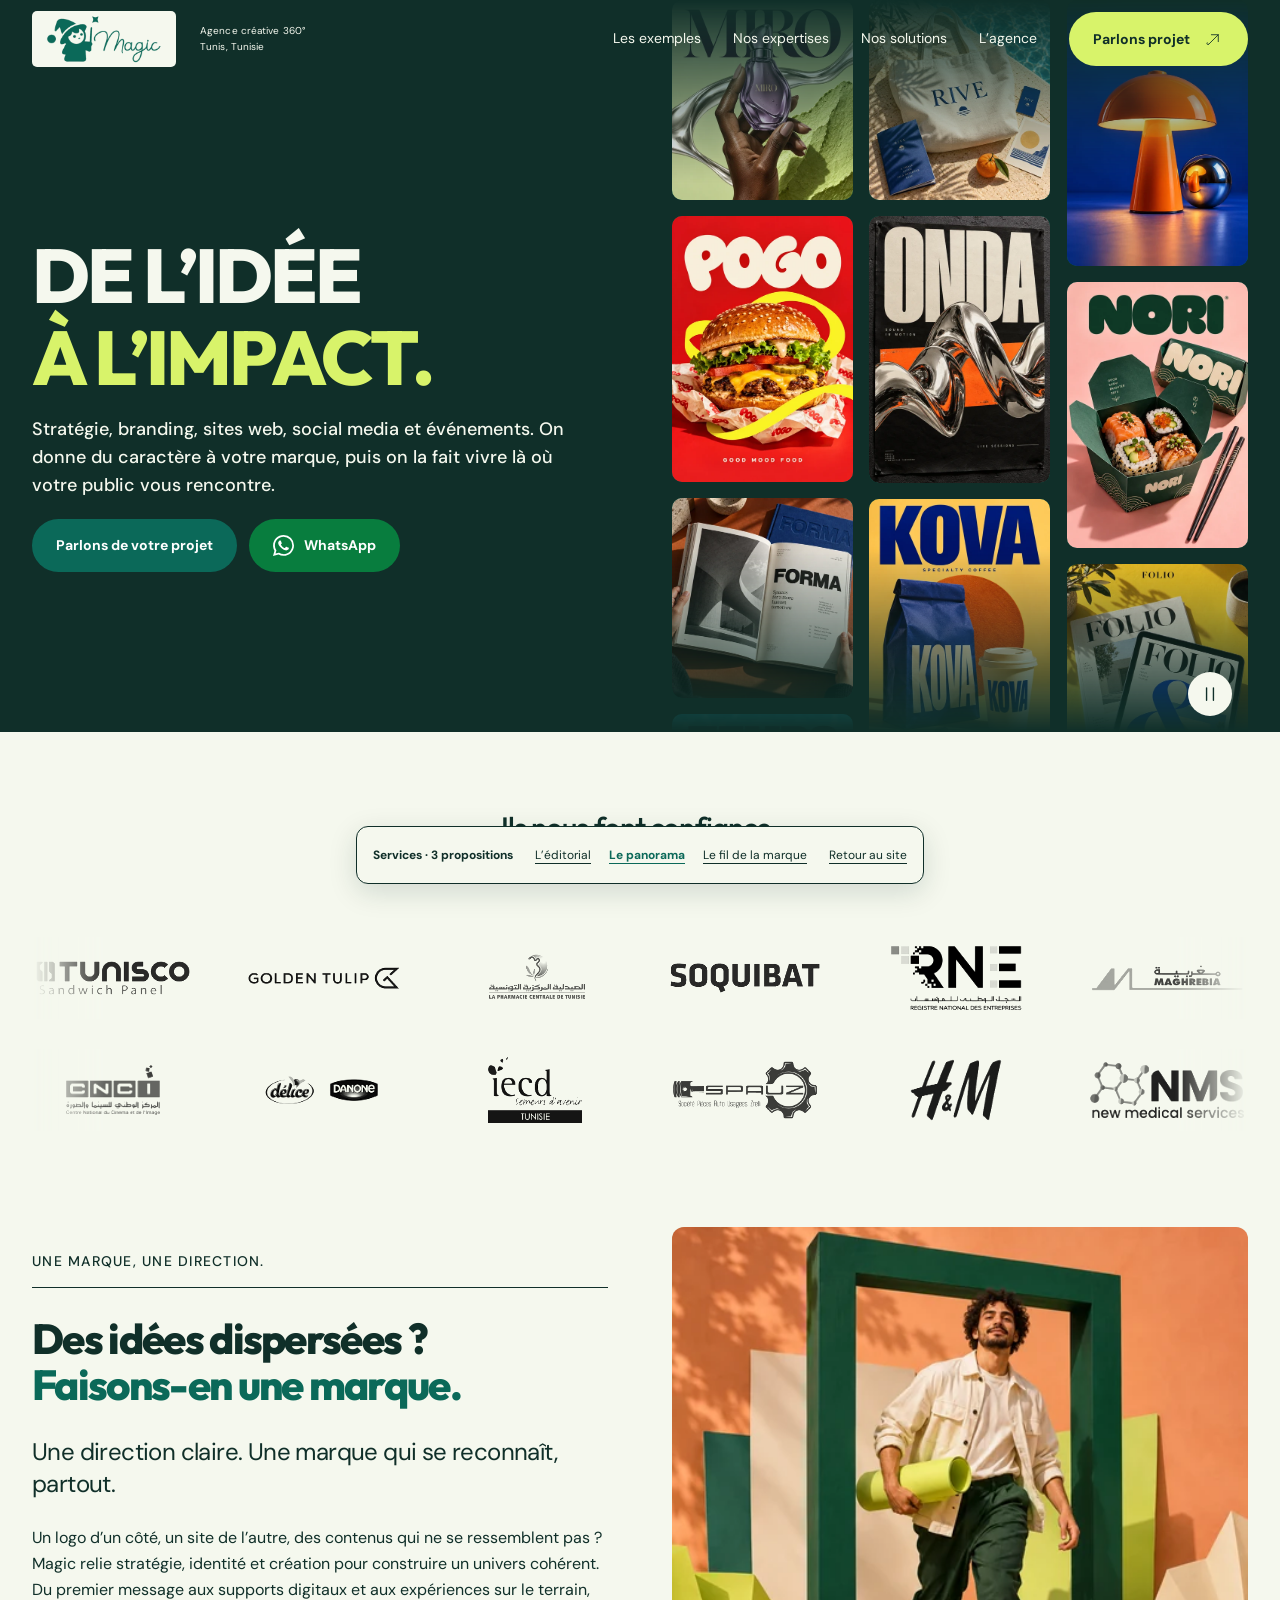
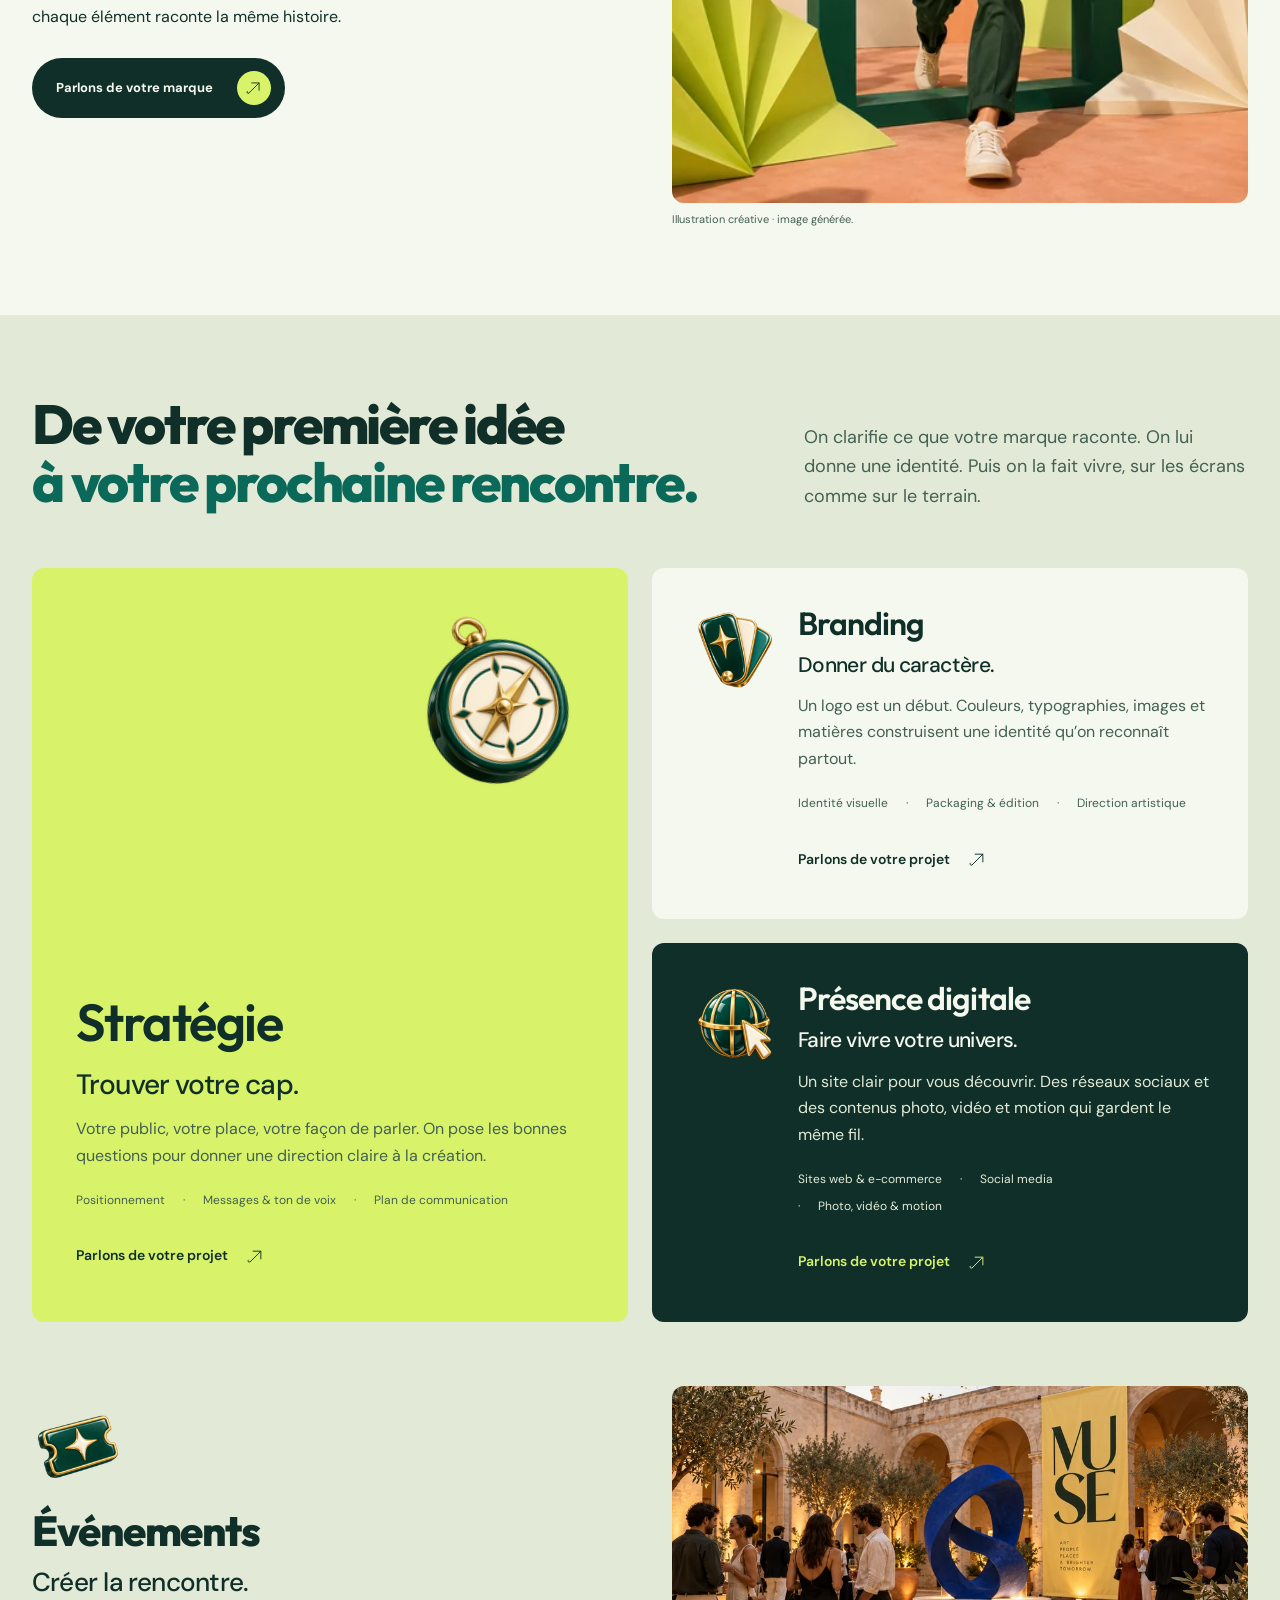
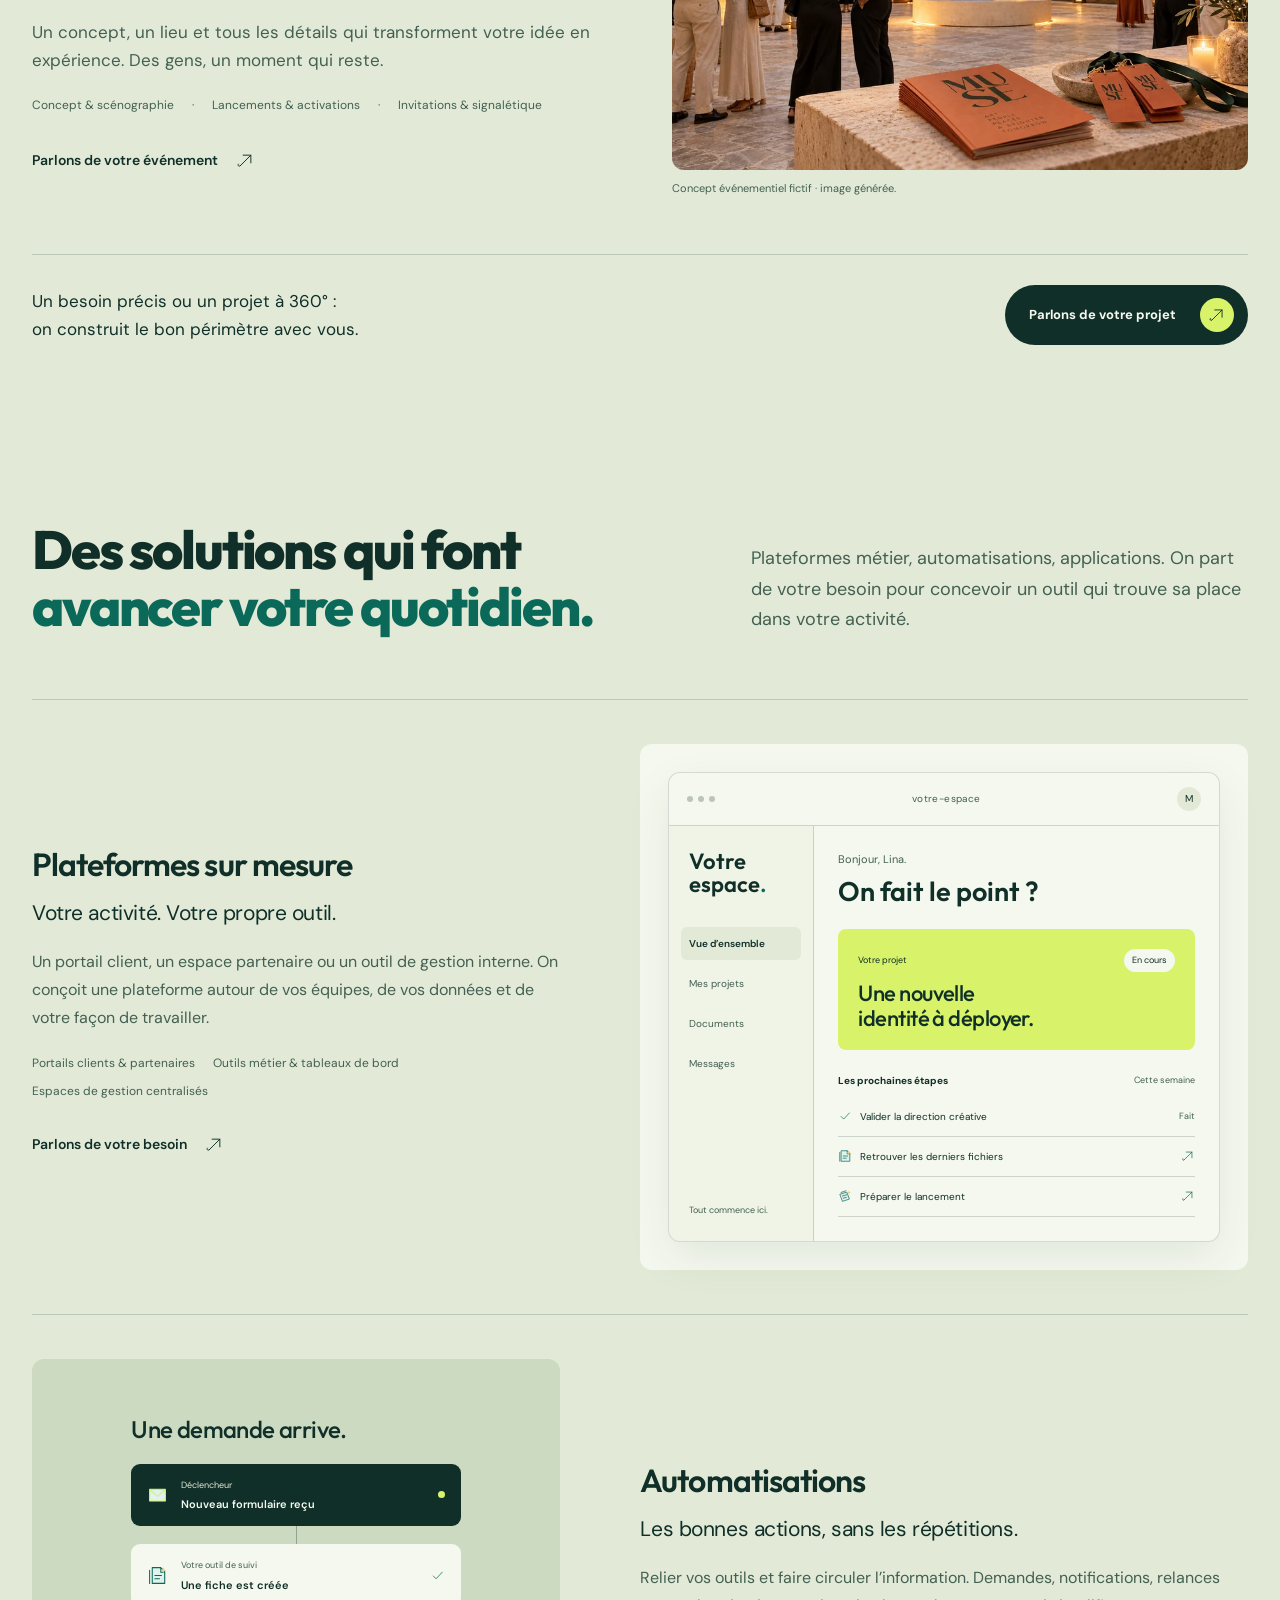
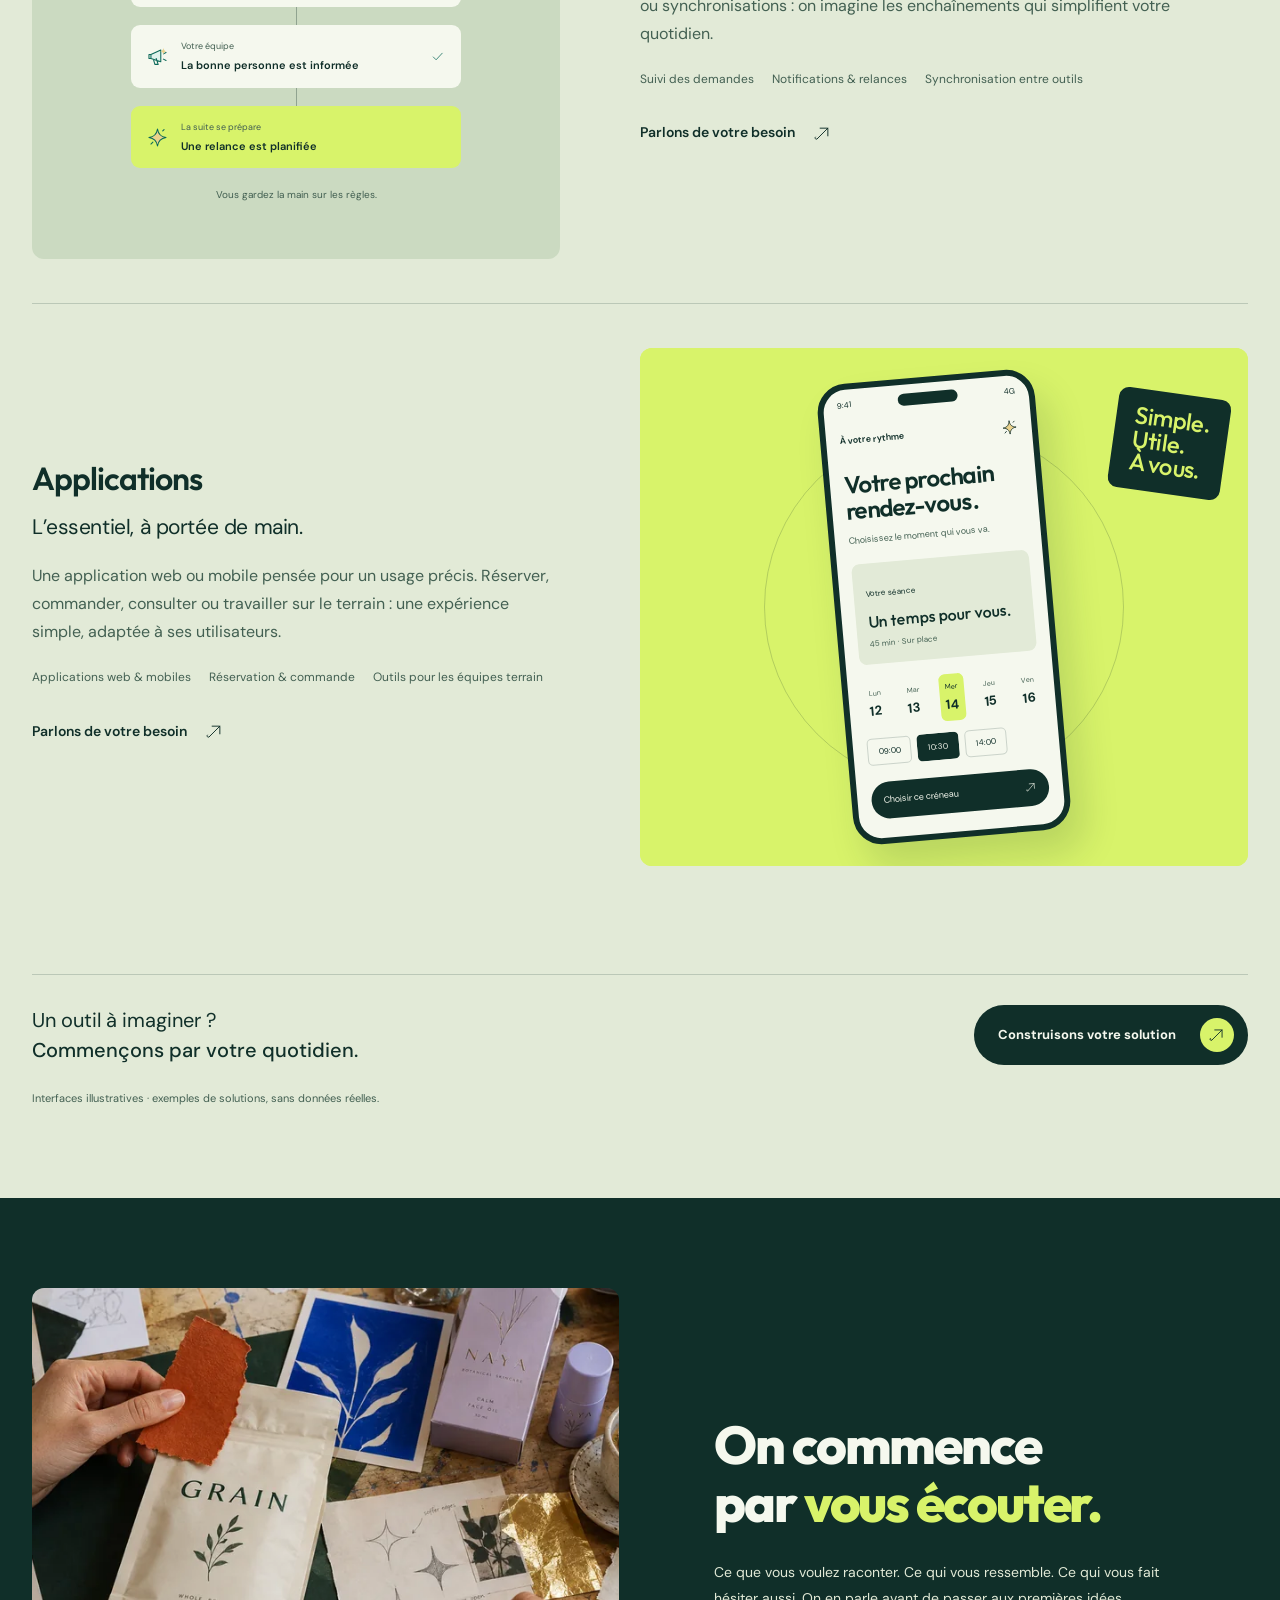
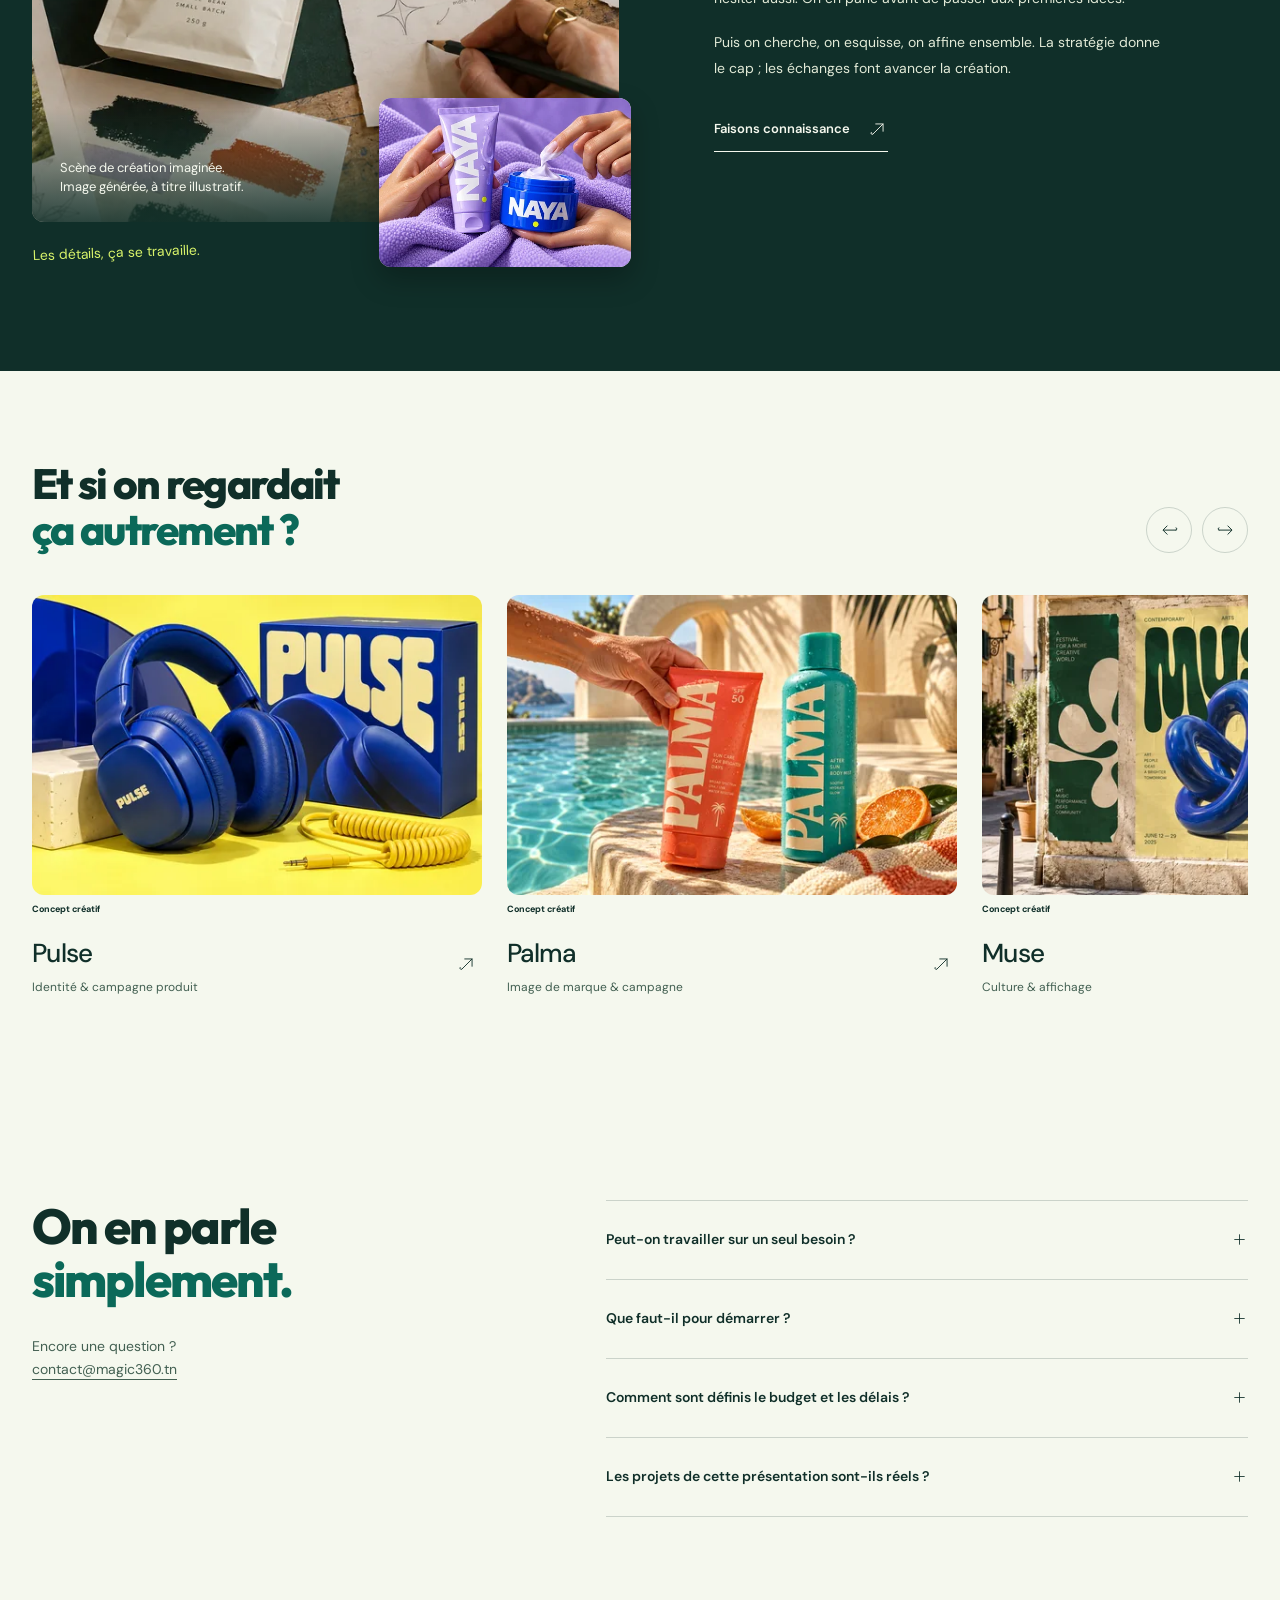
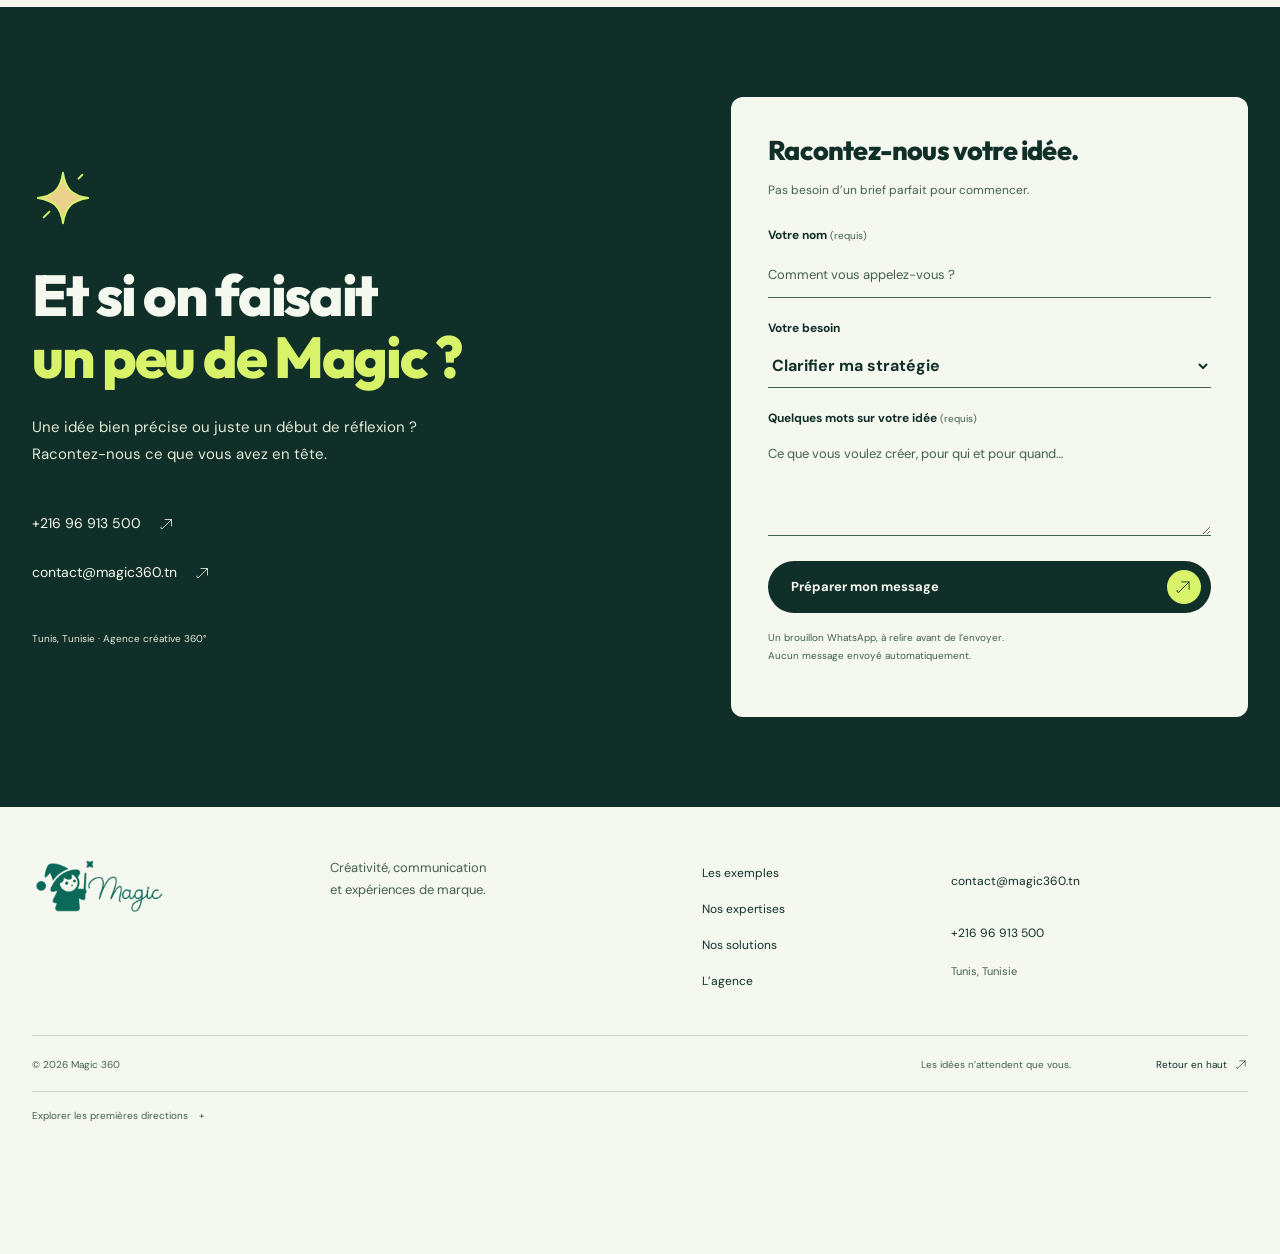
<file: directions/services-panorama/index.html>
<!doctype html>
<html lang="fr">
<head>
<meta charset="utf-8">
<meta name="viewport" content="width=device-width,initial-scale=1">
<meta name="theme-color" content="#102F29">
<meta name="robots" content="noindex, follow">
<title>Le panorama — Proposition services | Magic 360</title>
<meta name="description" content="Branding, campagnes, digital et événementiel : Magic 360 réunit stratégie et création pour donner du caractère à votre marque en Tunisie.">
<link rel="canonical" href="https://magicbrandingco.com/">
<meta property="og:title" content="Magic 360 — Des idées qui prennent vie">
<meta property="og:description" content="Agence de communication et création à 360° en Tunisie.">
<meta property="og:image" content="https://magicbrandingco.com/assets/magic/naya-1400.webp">
<meta property="og:type" content="website">
<meta property="og:locale" content="fr_TN">
<link rel="icon" href="/magiclogo.png">
<link rel="preload" href="/assets/fonts/dm-sans-latin.woff2" as="font" type="font/woff2" crossorigin>
<link rel="preload" href="/assets/fonts/outfit-latin.woff2" as="font" type="font/woff2" crossorigin>
<link rel="stylesheet" href="/assets/fonts/magic-fonts.css?v=5838521dd9aa">
<link rel="stylesheet" href="/assets/magic.css?v=66bfb69ff8a2">
<script src="/assets/magic.js?v=a4de19dbe565" defer>
</script>
<script id="work-data" type="application/json">{"naya": {"title": "Naya", "category": "branding", "label": "Identité & direction artistique", "description": "Une marque de soin qui ose la couleur. Une identité, une direction produit et un langage visuel imaginés pour les mêmes moments de marque.", "deliverables": ["Identité visuelle", "Direction artistique", "Campagne produit"], "alt": "Concept Naya : soins lavande et bleu cobalt", "images": [{"key": "naya", "alt": "Concept Naya : soins lavande et bleu cobalt"}, {"key": "naya-hands", "alt": "Concept Naya : mains utilisant le tube lavande et le pot de crème bleu cobalt"}, {"key": "naya-campaign", "alt": "Concept Naya : affiche lavande, packaging et guide de marque"}, {"key": "naya-retail", "alt": "Concept Naya : présentoir lavande, soins bleu cobalt et sacs de marque"}]}, "kora": {"title": "Kora", "category": "campagne", "label": "Campagne & image de marque", "description": "Du mouvement dans l’image. Une exploration de campagne sport où la photographie produit et la typographie portent la même énergie.", "deliverables": ["Concept de campagne", "Création publicitaire", "Direction photo"], "alt": "Concept Kora : sneaker bleue sur une composition rouge et ivoire", "images": [{"key": "kora", "alt": "Concept Kora : sneaker bleue sur une composition rouge et ivoire"}, {"key": "kora-campaign", "alt": "Concept Kora : geste de laçage, sneakers bleues et campagne rouge et crème"}, {"key": "kora-detail", "alt": "Concept Kora : détail de sneaker bleue, boîte rouge et supports de marque"}, {"key": "kora-social", "alt": "Concept Kora : campagne digitale sur téléphone et sneakers bleues sur fond rouge"}]}, "saison": {"title": "Saison", "category": "branding", "label": "Packaging & campagne produit", "description": "Un lancement plein de caractère. Un système de packaging et des images de campagne qui donnent le goût de découvrir la marque.", "deliverables": ["Design packaging", "Campagne produit", "Contenus sociaux"], "alt": "Concept Saison : canettes et oranges sur une composition corail", "images": [{"key": "saison", "alt": "Concept Saison : canettes et oranges sur une composition corail"}, {"key": "saison-campaign", "alt": "Concept Saison : main tenant une canette et campagne orange et vert"}, {"key": "saison-social", "alt": "Concept Saison : campagne sociale sur téléphone, canettes et agrumes"}]}, "muse": {"title": "Muse", "category": "campagne", "label": "Culture & affichage", "description": "Un festival d’art fictif, une présence qui se remarque. La typographie et la matière deviennent un langage d’affichage cohérent.", "deliverables": ["Identité culturelle", "Affichage", "Campagne"], "alt": "Concept Muse : affiches culturelles avec sculpture bleue", "images": [{"key": "muse", "alt": "Concept Muse : affiches culturelles avec sculpture bleue"}, {"key": "muse-event", "alt": "Concept Muse : visiteurs dans une cour méditerranéenne, sculpture bleue et signalétique jaune"}, {"key": "muse-tickets", "alt": "Concept Muse : billets, programme jaune et bracelet de festival autour d’une sculpture bleue"}]}, "pulse": {"title": "Pulse", "category": "campagne", "label": "Identité & campagne produit", "description": "Un casque, une couleur, une présence. Une exploration où le bleu électrique et le jaune donnent une personnalité immédiate à un objet du quotidien.", "deliverables": ["Identité visuelle", "Packaging", "Campagne produit"], "alt": "Concept Pulse : casque bleu cobalt et packaging jaune et bleu", "images": [{"key": "pulse", "alt": "Concept Pulse : casque bleu cobalt et packaging jaune et bleu"}, {"key": "pulse-lifestyle", "alt": "Concept Pulse : portrait de campagne avec casque bleu et univers jaune"}, {"key": "pulse-posters", "alt": "Concept Pulse : affiche jaune et cobalt, casque et packaging audio"}, {"key": "pulse-web", "alt": "Concept Pulse : site web audio sur ordinateur, casque bleu et câble jaune"}]}, "grain": {"title": "Grain", "category": "branding", "label": "Packaging & direction artistique", "description": "Du papier froissé, un café et une couleur chaude. Une identité de café fictive pensée pour garder quelque chose de simple et de vivant dans chaque détail.", "deliverables": ["Identité de marque", "Packaging", "Direction photo"], "alt": "Concept Grain : sachets de café orange, tasse et main tenant un emballage", "images": [{"key": "grain", "alt": "Concept Grain : sachets de café orange, tasse et main tenant un emballage"}, {"key": "grain-strategy", "alt": "Concept Grain : main disposant des nuanciers, un sachet de café orange et des supports de marque"}, {"key": "grain-identity", "alt": "Concept Grain : packaging café orange, guide de marque et tasse imprimée"}]}, "palma": {"title": "Palma", "category": "campagne", "label": "Image de marque & campagne", "description": "Une lumière franche, de l’eau et un geste naturel. Un concept solaire où le produit entre dans une scène plutôt que de rester posé à côté.", "deliverables": ["Direction artistique", "Photographie de campagne", "Création publicitaire"], "alt": "Concept Palma : soins solaires corail et turquoise au bord d’une piscine", "images": [{"key": "palma", "alt": "Concept Palma : soins solaires corail et turquoise au bord d’une piscine"}, {"key": "palma-digital", "alt": "Concept Palma : site e-commerce sur ordinateur, contenus sociaux sur téléphone et tube de soin corail"}, {"key": "palma-campaign", "alt": "Concept Palma : tote bag, carte de campagne et soins corail et turquoise"}, {"key": "palma-summer", "alt": "Concept Palma : campagne solaire, produits corail et turquoise, serviette et affiche"}]}, "grain-strategy": {"title": "Grain, du fond à la forme", "category": "strategie", "label": "Stratégie & identité de marque", "description": "Exemple fictif : lancer un café de spécialité. Partir du public et de la personnalité de la marque, puis traduire ce cap en couleurs, en mots et en packaging.", "deliverables": ["Positionnement", "Territoire de marque", "Identité & packaging"], "alt": "Concept Grain : main disposant des nuanciers, un sachet de café orange et des supports de marque", "images": [{"key": "grain-strategy", "alt": "Concept Grain : main disposant des nuanciers, un sachet de café orange et des supports de marque"}, {"key": "grain", "alt": "Concept Grain : sachets de café orange, tasse et main tenant un emballage"}, {"key": "grain-identity", "alt": "Concept Grain : packaging café orange, guide de marque et tasse imprimée"}]}, "palma-digital": {"title": "Palma, sur tous les écrans", "category": "digital", "label": "Site web & social media", "description": "Exemple fictif : faire vivre une marque de soin en ligne. Un site pour découvrir les produits, une direction de contenu pour les réseaux sociaux et des visuels qui gardent la même personnalité.", "deliverables": ["Direction digitale", "Site e-commerce", "Contenus social media"], "alt": "Concept Palma : site e-commerce sur ordinateur, contenus sociaux sur téléphone et tube de soin corail", "images": [{"key": "palma", "alt": "Concept Palma : soins solaires corail et turquoise au bord d’une piscine"}, {"key": "palma-digital", "alt": "Concept Palma : site e-commerce sur ordinateur, contenus sociaux sur téléphone et tube de soin corail"}, {"key": "palma-campaign", "alt": "Concept Palma : tote bag, carte de campagne et soins corail et turquoise"}, {"key": "palma-summer", "alt": "Concept Palma : campagne solaire, produits corail et turquoise, serviette et affiche"}]}, "muse-event": {"title": "Muse, une marque qui se vit", "category": "experience", "label": "Événement & expérience de marque", "description": "Exemple fictif : donner rendez-vous autour d’un lancement culturel. Une idée de scénographie relie l’invitation, la signalétique, l’installation et les moments de rencontre.", "deliverables": ["Concept événementiel", "Scénographie", "Invitations & signalétique"], "alt": "Concept Muse : visiteurs dans une cour méditerranéenne, sculpture bleue et signalétique jaune", "images": [{"key": "muse", "alt": "Concept Muse : affiches culturelles avec sculpture bleue"}, {"key": "muse-event", "alt": "Concept Muse : visiteurs dans une cour méditerranéenne, sculpture bleue et signalétique jaune"}, {"key": "muse-tickets", "alt": "Concept Muse : billets, programme jaune et bracelet de festival autour d’une sculpture bleue"}]}}</script>
<script type="application/ld+json">{"@context":"https://schema.org","@type":"Organization","@id":"https://magicbrandingco.com/#organization","name":"Magic 360","url":"https://magicbrandingco.com/","logo":"https://magicbrandingco.com/magiclogo.png","telephone":"+21696913500","email":"contact@magic360.tn","address":{"@type":"PostalAddress","addressLocality":"Tunis","addressCountry":"TN"}}</script>
<link rel="stylesheet" href="/assets/service-editorial.css?v=6292b7cc643b">
<link rel="stylesheet" href="/assets/solution-variants.css?v=c239201e23da">
<link rel="stylesheet" href="/assets/service-variants.css?v=9df07305543e">
</head>
<body id="top">
<a class="skip-link" href="#main">Aller au contenu</a>
<header class="site-header">
<div class="container nav-layout">
<a class="brand" href="#top" aria-label="Magic 360 — accueil">
<img src="/assets/magic/magic-logo.png" alt="Magic" width="352" height="160">
</a>
<span class="brand-description">Agence créative 360°<br>Tunis, Tunisie</span>
<nav class="main-nav" id="main-nav" aria-label="Navigation principale">
<a href="#realisations">Les exemples</a>
<a href="#services">Nos expertises</a>
<a href="#solutions">Nos solutions</a>
<a href="#agence">L’agence</a>
</nav>
<a class="nav-cta" href="#contact">
<span>Parlons projet</span>
<span class="button-icon">
<svg class="magic-icon icon-up" viewBox="0 0 32 32" fill="none" stroke="currentColor" stroke-width="1.6" stroke-linecap="round" stroke-linejoin="round" aria-hidden="true">
<use href="/assets/magic-icons.svg#magic-up"/>
</svg>
</span>
</a>
<button class="menu-toggle" aria-controls="main-nav" aria-expanded="false" aria-label="Ouvrir le menu">
<svg class="magic-icon icon-menu" viewBox="0 0 32 32" fill="none" stroke="currentColor" stroke-width="1.6" stroke-linecap="round" stroke-linejoin="round" aria-hidden="true">
<use href="/assets/magic-icons.svg#magic-menu"/>
</svg>
</button>
</div>
</header>
<main id="main">
<section class="hero hero--impact">
<div class="container hero-layout">
<div class="hero-copy">
<h1>De l’idée<br>
<em>à l’impact.</em>
</h1>
<p>Stratégie, branding, sites web, social media et événements. On donne du caractère à votre marque, puis on la fait vivre là où votre public vous rencontre.</p>
<div class="hero-actions">
<a class="button hero-cta" href="#contact">Parlons de votre projet</a>
<a class="button hero-whatsapp" href="https://wa.me/21696913500" target="_blank" rel="noopener">
<svg class="magic-icon icon-whatsapp" viewBox="0 0 32 32" fill="none" stroke="currentColor" stroke-width="1.6" stroke-linecap="round" stroke-linejoin="round" aria-hidden="true">
<use href="/assets/magic-icons.svg#magic-whatsapp"/>
</svg>
<span>WhatsApp</span>
</a>
</div>
</div>
<div class="campaign-wall" aria-label="Mur de concepts créatifs">
<div class="wall-stage wall-stage--desktop" aria-hidden="true">
<div class="wall-lane lane-0">
<div class="wall-track" style="animation-duration:180s">
<div class="wall-group">
<div class="wall-tile" style="--art-ratio:0.9073724">
<img src="/assets/hero/miro-480.webp" srcset="/assets/hero/miro-480.webp 480w, /assets/hero/miro-900.webp 900w, /assets/hero/miro-1400.webp 1400w" sizes="(min-width:1650px) 244px, (min-width:1280px) 182px, 200px" width="480" height="529" alt="" loading="eager" decoding="async">
<span>MIRO</span>
</div>
<div class="wall-tile" style="--art-ratio:0.6808511">
<img src="/assets/hero/pogo-480.webp" srcset="/assets/hero/pogo-480.webp 480w, /assets/hero/pogo-900.webp 900w, /assets/hero/pogo-1400.webp 1400w" sizes="(min-width:1650px) 244px, (min-width:1280px) 182px, 200px" width="480" height="705" alt="" loading="eager" decoding="async">
<span>POGO</span>
</div>
<div class="wall-tile" style="--art-ratio:0.9073724">
<img src="/assets/hero/forma-480.webp" srcset="/assets/hero/forma-480.webp 480w, /assets/hero/forma-900.webp 900w, /assets/hero/forma-1400.webp 1400w" sizes="(min-width:1650px) 244px, (min-width:1280px) 182px, 200px" width="480" height="529" alt="" loading="eager" decoding="async">
<span>FORMA</span>
</div>
<div class="wall-tile" style="--art-ratio:0.6798867">
<img src="/assets/hero/tempo-480.webp" srcset="/assets/hero/tempo-480.webp 480w, /assets/hero/tempo-900.webp 900w, /assets/hero/tempo-1400.webp 1400w" sizes="(min-width:1650px) 244px, (min-width:1280px) 182px, 200px" width="480" height="706" alt="" loading="eager" decoding="async">
<span>TEMPO</span>
</div>
<div class="wall-tile" style="--art-ratio:1.0000000">
<img src="/assets/hero/bloom-480.webp" srcset="/assets/hero/bloom-480.webp 480w, /assets/hero/bloom-900.webp 900w, /assets/hero/bloom-1400.webp 1400w" sizes="(min-width:1650px) 244px, (min-width:1280px) 182px, 200px" width="480" height="480" alt="" loading="eager" decoding="async">
<span>BLOOM</span>
</div>
<div class="wall-tile" style="--art-ratio:0.9073724">
<img src="/assets/hero/miro-480.webp" srcset="/assets/hero/miro-480.webp 480w, /assets/hero/miro-900.webp 900w, /assets/hero/miro-1400.webp 1400w" sizes="(min-width:1650px) 244px, (min-width:1280px) 182px, 200px" width="480" height="529" alt="" loading="eager" decoding="async">
<span>MIRO</span>
</div>
<div class="wall-tile" style="--art-ratio:0.6808511">
<img src="/assets/hero/pogo-480.webp" srcset="/assets/hero/pogo-480.webp 480w, /assets/hero/pogo-900.webp 900w, /assets/hero/pogo-1400.webp 1400w" sizes="(min-width:1650px) 244px, (min-width:1280px) 182px, 200px" width="480" height="705" alt="" loading="eager" decoding="async">
<span>POGO</span>
</div>
<div class="wall-tile" style="--art-ratio:0.9073724">
<img src="/assets/hero/forma-480.webp" srcset="/assets/hero/forma-480.webp 480w, /assets/hero/forma-900.webp 900w, /assets/hero/forma-1400.webp 1400w" sizes="(min-width:1650px) 244px, (min-width:1280px) 182px, 200px" width="480" height="529" alt="" loading="eager" decoding="async">
<span>FORMA</span>
</div>
<div class="wall-tile" style="--art-ratio:0.6798867">
<img src="/assets/hero/tempo-480.webp" srcset="/assets/hero/tempo-480.webp 480w, /assets/hero/tempo-900.webp 900w, /assets/hero/tempo-1400.webp 1400w" sizes="(min-width:1650px) 244px, (min-width:1280px) 182px, 200px" width="480" height="706" alt="" loading="eager" decoding="async">
<span>TEMPO</span>
</div>
<div class="wall-tile" style="--art-ratio:1.0000000">
<img src="/assets/hero/bloom-480.webp" srcset="/assets/hero/bloom-480.webp 480w, /assets/hero/bloom-900.webp 900w, /assets/hero/bloom-1400.webp 1400w" sizes="(min-width:1650px) 244px, (min-width:1280px) 182px, 200px" width="480" height="480" alt="" loading="eager" decoding="async">
<span>BLOOM</span>
</div>
<div class="wall-tile" style="--art-ratio:0.9073724">
<img src="/assets/hero/miro-480.webp" srcset="/assets/hero/miro-480.webp 480w, /assets/hero/miro-900.webp 900w, /assets/hero/miro-1400.webp 1400w" sizes="(min-width:1650px) 244px, (min-width:1280px) 182px, 200px" width="480" height="529" alt="" loading="eager" decoding="async">
<span>MIRO</span>
</div>
<div class="wall-tile" style="--art-ratio:0.6808511">
<img src="/assets/hero/pogo-480.webp" srcset="/assets/hero/pogo-480.webp 480w, /assets/hero/pogo-900.webp 900w, /assets/hero/pogo-1400.webp 1400w" sizes="(min-width:1650px) 244px, (min-width:1280px) 182px, 200px" width="480" height="705" alt="" loading="eager" decoding="async">
<span>POGO</span>
</div>
<div class="wall-tile" style="--art-ratio:0.9073724">
<img src="/assets/hero/forma-480.webp" srcset="/assets/hero/forma-480.webp 480w, /assets/hero/forma-900.webp 900w, /assets/hero/forma-1400.webp 1400w" sizes="(min-width:1650px) 244px, (min-width:1280px) 182px, 200px" width="480" height="529" alt="" loading="eager" decoding="async">
<span>FORMA</span>
</div>
<div class="wall-tile" style="--art-ratio:0.6798867">
<img src="/assets/hero/tempo-480.webp" srcset="/assets/hero/tempo-480.webp 480w, /assets/hero/tempo-900.webp 900w, /assets/hero/tempo-1400.webp 1400w" sizes="(min-width:1650px) 244px, (min-width:1280px) 182px, 200px" width="480" height="706" alt="" loading="eager" decoding="async">
<span>TEMPO</span>
</div>
<div class="wall-tile" style="--art-ratio:1.0000000">
<img src="/assets/hero/bloom-480.webp" srcset="/assets/hero/bloom-480.webp 480w, /assets/hero/bloom-900.webp 900w, /assets/hero/bloom-1400.webp 1400w" sizes="(min-width:1650px) 244px, (min-width:1280px) 182px, 200px" width="480" height="480" alt="" loading="eager" decoding="async">
<span>BLOOM</span>
</div>
</div>
<div class="wall-group wall-copy" aria-hidden="true">
<div class="wall-tile" style="--art-ratio:0.9073724">
<img src="/assets/hero/miro-480.webp" srcset="/assets/hero/miro-480.webp 480w, /assets/hero/miro-900.webp 900w, /assets/hero/miro-1400.webp 1400w" sizes="(min-width:1650px) 244px, (min-width:1280px) 182px, 200px" width="480" height="529" alt="" loading="eager" decoding="async">
<span>MIRO</span>
</div>
<div class="wall-tile" style="--art-ratio:0.6808511">
<img src="/assets/hero/pogo-480.webp" srcset="/assets/hero/pogo-480.webp 480w, /assets/hero/pogo-900.webp 900w, /assets/hero/pogo-1400.webp 1400w" sizes="(min-width:1650px) 244px, (min-width:1280px) 182px, 200px" width="480" height="705" alt="" loading="eager" decoding="async">
<span>POGO</span>
</div>
<div class="wall-tile" style="--art-ratio:0.9073724">
<img src="/assets/hero/forma-480.webp" srcset="/assets/hero/forma-480.webp 480w, /assets/hero/forma-900.webp 900w, /assets/hero/forma-1400.webp 1400w" sizes="(min-width:1650px) 244px, (min-width:1280px) 182px, 200px" width="480" height="529" alt="" loading="eager" decoding="async">
<span>FORMA</span>
</div>
<div class="wall-tile" style="--art-ratio:0.6798867">
<img src="/assets/hero/tempo-480.webp" srcset="/assets/hero/tempo-480.webp 480w, /assets/hero/tempo-900.webp 900w, /assets/hero/tempo-1400.webp 1400w" sizes="(min-width:1650px) 244px, (min-width:1280px) 182px, 200px" width="480" height="706" alt="" loading="eager" decoding="async">
<span>TEMPO</span>
</div>
<div class="wall-tile" style="--art-ratio:1.0000000">
<img src="/assets/hero/bloom-480.webp" srcset="/assets/hero/bloom-480.webp 480w, /assets/hero/bloom-900.webp 900w, /assets/hero/bloom-1400.webp 1400w" sizes="(min-width:1650px) 244px, (min-width:1280px) 182px, 200px" width="480" height="480" alt="" loading="eager" decoding="async">
<span>BLOOM</span>
</div>
<div class="wall-tile" style="--art-ratio:0.9073724">
<img src="/assets/hero/miro-480.webp" srcset="/assets/hero/miro-480.webp 480w, /assets/hero/miro-900.webp 900w, /assets/hero/miro-1400.webp 1400w" sizes="(min-width:1650px) 244px, (min-width:1280px) 182px, 200px" width="480" height="529" alt="" loading="eager" decoding="async">
<span>MIRO</span>
</div>
<div class="wall-tile" style="--art-ratio:0.6808511">
<img src="/assets/hero/pogo-480.webp" srcset="/assets/hero/pogo-480.webp 480w, /assets/hero/pogo-900.webp 900w, /assets/hero/pogo-1400.webp 1400w" sizes="(min-width:1650px) 244px, (min-width:1280px) 182px, 200px" width="480" height="705" alt="" loading="eager" decoding="async">
<span>POGO</span>
</div>
<div class="wall-tile" style="--art-ratio:0.9073724">
<img src="/assets/hero/forma-480.webp" srcset="/assets/hero/forma-480.webp 480w, /assets/hero/forma-900.webp 900w, /assets/hero/forma-1400.webp 1400w" sizes="(min-width:1650px) 244px, (min-width:1280px) 182px, 200px" width="480" height="529" alt="" loading="eager" decoding="async">
<span>FORMA</span>
</div>
<div class="wall-tile" style="--art-ratio:0.6798867">
<img src="/assets/hero/tempo-480.webp" srcset="/assets/hero/tempo-480.webp 480w, /assets/hero/tempo-900.webp 900w, /assets/hero/tempo-1400.webp 1400w" sizes="(min-width:1650px) 244px, (min-width:1280px) 182px, 200px" width="480" height="706" alt="" loading="eager" decoding="async">
<span>TEMPO</span>
</div>
<div class="wall-tile" style="--art-ratio:1.0000000">
<img src="/assets/hero/bloom-480.webp" srcset="/assets/hero/bloom-480.webp 480w, /assets/hero/bloom-900.webp 900w, /assets/hero/bloom-1400.webp 1400w" sizes="(min-width:1650px) 244px, (min-width:1280px) 182px, 200px" width="480" height="480" alt="" loading="eager" decoding="async">
<span>BLOOM</span>
</div>
<div class="wall-tile" style="--art-ratio:0.9073724">
<img src="/assets/hero/miro-480.webp" srcset="/assets/hero/miro-480.webp 480w, /assets/hero/miro-900.webp 900w, /assets/hero/miro-1400.webp 1400w" sizes="(min-width:1650px) 244px, (min-width:1280px) 182px, 200px" width="480" height="529" alt="" loading="eager" decoding="async">
<span>MIRO</span>
</div>
<div class="wall-tile" style="--art-ratio:0.6808511">
<img src="/assets/hero/pogo-480.webp" srcset="/assets/hero/pogo-480.webp 480w, /assets/hero/pogo-900.webp 900w, /assets/hero/pogo-1400.webp 1400w" sizes="(min-width:1650px) 244px, (min-width:1280px) 182px, 200px" width="480" height="705" alt="" loading="eager" decoding="async">
<span>POGO</span>
</div>
<div class="wall-tile" style="--art-ratio:0.9073724">
<img src="/assets/hero/forma-480.webp" srcset="/assets/hero/forma-480.webp 480w, /assets/hero/forma-900.webp 900w, /assets/hero/forma-1400.webp 1400w" sizes="(min-width:1650px) 244px, (min-width:1280px) 182px, 200px" width="480" height="529" alt="" loading="eager" decoding="async">
<span>FORMA</span>
</div>
<div class="wall-tile" style="--art-ratio:0.6798867">
<img src="/assets/hero/tempo-480.webp" srcset="/assets/hero/tempo-480.webp 480w, /assets/hero/tempo-900.webp 900w, /assets/hero/tempo-1400.webp 1400w" sizes="(min-width:1650px) 244px, (min-width:1280px) 182px, 200px" width="480" height="706" alt="" loading="eager" decoding="async">
<span>TEMPO</span>
</div>
<div class="wall-tile" style="--art-ratio:1.0000000">
<img src="/assets/hero/bloom-480.webp" srcset="/assets/hero/bloom-480.webp 480w, /assets/hero/bloom-900.webp 900w, /assets/hero/bloom-1400.webp 1400w" sizes="(min-width:1650px) 244px, (min-width:1280px) 182px, 200px" width="480" height="480" alt="" loading="eager" decoding="async">
<span>BLOOM</span>
</div>
</div>
</div>
</div>
<div class="wall-lane lane-1">
<div class="wall-track" style="animation-duration:180s">
<div class="wall-group">
<div class="wall-tile" style="--art-ratio:0.9073724">
<img src="/assets/hero/rive-480.webp" srcset="/assets/hero/rive-480.webp 480w, /assets/hero/rive-900.webp 900w, /assets/hero/rive-1400.webp 1400w" sizes="(min-width:1650px) 244px, (min-width:1280px) 182px, 200px" width="480" height="529" alt="" loading="eager" decoding="async">
<span>RIVE</span>
</div>
<div class="wall-tile" style="--art-ratio:0.6798867">
<img src="/assets/hero/onda-480.webp" srcset="/assets/hero/onda-480.webp 480w, /assets/hero/onda-900.webp 900w, /assets/hero/onda-1400.webp 1400w" sizes="(min-width:1650px) 244px, (min-width:1280px) 182px, 200px" width="480" height="706" alt="" loading="eager" decoding="async">
<span>ONDA</span>
</div>
<div class="wall-tile" style="--art-ratio:0.6808511">
<img src="/assets/hero/kova-480.webp" srcset="/assets/hero/kova-480.webp 480w, /assets/hero/kova-900.webp 900w, /assets/hero/kova-1400.webp 1400w" sizes="(min-width:1650px) 244px, (min-width:1280px) 182px, 200px" width="480" height="705" alt="" loading="eager" decoding="async">
<span>KOVA</span>
</div>
<div class="wall-tile" style="--art-ratio:0.6818182">
<img src="/assets/hero/tera-480.webp" srcset="/assets/hero/tera-480.webp 480w, /assets/hero/tera-900.webp 900w, /assets/hero/tera-1400.webp 1400w" sizes="(min-width:1650px) 244px, (min-width:1280px) 182px, 200px" width="480" height="704" alt="" loading="eager" decoding="async">
<span>TERA</span>
</div>
<div class="wall-tile" style="--art-ratio:0.9073724">
<img src="/assets/hero/orbit-480.webp" srcset="/assets/hero/orbit-480.webp 480w, /assets/hero/orbit-900.webp 900w, /assets/hero/orbit-1400.webp 1400w" sizes="(min-width:1650px) 244px, (min-width:1280px) 182px, 200px" width="480" height="529" alt="" loading="eager" decoding="async">
<span>ORBIT</span>
</div>
<div class="wall-tile" style="--art-ratio:0.9073724">
<img src="/assets/hero/rive-480.webp" srcset="/assets/hero/rive-480.webp 480w, /assets/hero/rive-900.webp 900w, /assets/hero/rive-1400.webp 1400w" sizes="(min-width:1650px) 244px, (min-width:1280px) 182px, 200px" width="480" height="529" alt="" loading="eager" decoding="async">
<span>RIVE</span>
</div>
<div class="wall-tile" style="--art-ratio:0.6798867">
<img src="/assets/hero/onda-480.webp" srcset="/assets/hero/onda-480.webp 480w, /assets/hero/onda-900.webp 900w, /assets/hero/onda-1400.webp 1400w" sizes="(min-width:1650px) 244px, (min-width:1280px) 182px, 200px" width="480" height="706" alt="" loading="eager" decoding="async">
<span>ONDA</span>
</div>
<div class="wall-tile" style="--art-ratio:0.6808511">
<img src="/assets/hero/kova-480.webp" srcset="/assets/hero/kova-480.webp 480w, /assets/hero/kova-900.webp 900w, /assets/hero/kova-1400.webp 1400w" sizes="(min-width:1650px) 244px, (min-width:1280px) 182px, 200px" width="480" height="705" alt="" loading="eager" decoding="async">
<span>KOVA</span>
</div>
<div class="wall-tile" style="--art-ratio:0.6818182">
<img src="/assets/hero/tera-480.webp" srcset="/assets/hero/tera-480.webp 480w, /assets/hero/tera-900.webp 900w, /assets/hero/tera-1400.webp 1400w" sizes="(min-width:1650px) 244px, (min-width:1280px) 182px, 200px" width="480" height="704" alt="" loading="eager" decoding="async">
<span>TERA</span>
</div>
<div class="wall-tile" style="--art-ratio:0.9073724">
<img src="/assets/hero/orbit-480.webp" srcset="/assets/hero/orbit-480.webp 480w, /assets/hero/orbit-900.webp 900w, /assets/hero/orbit-1400.webp 1400w" sizes="(min-width:1650px) 244px, (min-width:1280px) 182px, 200px" width="480" height="529" alt="" loading="eager" decoding="async">
<span>ORBIT</span>
</div>
<div class="wall-tile" style="--art-ratio:0.9073724">
<img src="/assets/hero/rive-480.webp" srcset="/assets/hero/rive-480.webp 480w, /assets/hero/rive-900.webp 900w, /assets/hero/rive-1400.webp 1400w" sizes="(min-width:1650px) 244px, (min-width:1280px) 182px, 200px" width="480" height="529" alt="" loading="eager" decoding="async">
<span>RIVE</span>
</div>
<div class="wall-tile" style="--art-ratio:0.6798867">
<img src="/assets/hero/onda-480.webp" srcset="/assets/hero/onda-480.webp 480w, /assets/hero/onda-900.webp 900w, /assets/hero/onda-1400.webp 1400w" sizes="(min-width:1650px) 244px, (min-width:1280px) 182px, 200px" width="480" height="706" alt="" loading="eager" decoding="async">
<span>ONDA</span>
</div>
<div class="wall-tile" style="--art-ratio:0.6808511">
<img src="/assets/hero/kova-480.webp" srcset="/assets/hero/kova-480.webp 480w, /assets/hero/kova-900.webp 900w, /assets/hero/kova-1400.webp 1400w" sizes="(min-width:1650px) 244px, (min-width:1280px) 182px, 200px" width="480" height="705" alt="" loading="eager" decoding="async">
<span>KOVA</span>
</div>
<div class="wall-tile" style="--art-ratio:0.6818182">
<img src="/assets/hero/tera-480.webp" srcset="/assets/hero/tera-480.webp 480w, /assets/hero/tera-900.webp 900w, /assets/hero/tera-1400.webp 1400w" sizes="(min-width:1650px) 244px, (min-width:1280px) 182px, 200px" width="480" height="704" alt="" loading="eager" decoding="async">
<span>TERA</span>
</div>
<div class="wall-tile" style="--art-ratio:0.9073724">
<img src="/assets/hero/orbit-480.webp" srcset="/assets/hero/orbit-480.webp 480w, /assets/hero/orbit-900.webp 900w, /assets/hero/orbit-1400.webp 1400w" sizes="(min-width:1650px) 244px, (min-width:1280px) 182px, 200px" width="480" height="529" alt="" loading="eager" decoding="async">
<span>ORBIT</span>
</div>
</div>
<div class="wall-group wall-copy" aria-hidden="true">
<div class="wall-tile" style="--art-ratio:0.9073724">
<img src="/assets/hero/rive-480.webp" srcset="/assets/hero/rive-480.webp 480w, /assets/hero/rive-900.webp 900w, /assets/hero/rive-1400.webp 1400w" sizes="(min-width:1650px) 244px, (min-width:1280px) 182px, 200px" width="480" height="529" alt="" loading="eager" decoding="async">
<span>RIVE</span>
</div>
<div class="wall-tile" style="--art-ratio:0.6798867">
<img src="/assets/hero/onda-480.webp" srcset="/assets/hero/onda-480.webp 480w, /assets/hero/onda-900.webp 900w, /assets/hero/onda-1400.webp 1400w" sizes="(min-width:1650px) 244px, (min-width:1280px) 182px, 200px" width="480" height="706" alt="" loading="eager" decoding="async">
<span>ONDA</span>
</div>
<div class="wall-tile" style="--art-ratio:0.6808511">
<img src="/assets/hero/kova-480.webp" srcset="/assets/hero/kova-480.webp 480w, /assets/hero/kova-900.webp 900w, /assets/hero/kova-1400.webp 1400w" sizes="(min-width:1650px) 244px, (min-width:1280px) 182px, 200px" width="480" height="705" alt="" loading="eager" decoding="async">
<span>KOVA</span>
</div>
<div class="wall-tile" style="--art-ratio:0.6818182">
<img src="/assets/hero/tera-480.webp" srcset="/assets/hero/tera-480.webp 480w, /assets/hero/tera-900.webp 900w, /assets/hero/tera-1400.webp 1400w" sizes="(min-width:1650px) 244px, (min-width:1280px) 182px, 200px" width="480" height="704" alt="" loading="eager" decoding="async">
<span>TERA</span>
</div>
<div class="wall-tile" style="--art-ratio:0.9073724">
<img src="/assets/hero/orbit-480.webp" srcset="/assets/hero/orbit-480.webp 480w, /assets/hero/orbit-900.webp 900w, /assets/hero/orbit-1400.webp 1400w" sizes="(min-width:1650px) 244px, (min-width:1280px) 182px, 200px" width="480" height="529" alt="" loading="eager" decoding="async">
<span>ORBIT</span>
</div>
<div class="wall-tile" style="--art-ratio:0.9073724">
<img src="/assets/hero/rive-480.webp" srcset="/assets/hero/rive-480.webp 480w, /assets/hero/rive-900.webp 900w, /assets/hero/rive-1400.webp 1400w" sizes="(min-width:1650px) 244px, (min-width:1280px) 182px, 200px" width="480" height="529" alt="" loading="eager" decoding="async">
<span>RIVE</span>
</div>
<div class="wall-tile" style="--art-ratio:0.6798867">
<img src="/assets/hero/onda-480.webp" srcset="/assets/hero/onda-480.webp 480w, /assets/hero/onda-900.webp 900w, /assets/hero/onda-1400.webp 1400w" sizes="(min-width:1650px) 244px, (min-width:1280px) 182px, 200px" width="480" height="706" alt="" loading="eager" decoding="async">
<span>ONDA</span>
</div>
<div class="wall-tile" style="--art-ratio:0.6808511">
<img src="/assets/hero/kova-480.webp" srcset="/assets/hero/kova-480.webp 480w, /assets/hero/kova-900.webp 900w, /assets/hero/kova-1400.webp 1400w" sizes="(min-width:1650px) 244px, (min-width:1280px) 182px, 200px" width="480" height="705" alt="" loading="eager" decoding="async">
<span>KOVA</span>
</div>
<div class="wall-tile" style="--art-ratio:0.6818182">
<img src="/assets/hero/tera-480.webp" srcset="/assets/hero/tera-480.webp 480w, /assets/hero/tera-900.webp 900w, /assets/hero/tera-1400.webp 1400w" sizes="(min-width:1650px) 244px, (min-width:1280px) 182px, 200px" width="480" height="704" alt="" loading="eager" decoding="async">
<span>TERA</span>
</div>
<div class="wall-tile" style="--art-ratio:0.9073724">
<img src="/assets/hero/orbit-480.webp" srcset="/assets/hero/orbit-480.webp 480w, /assets/hero/orbit-900.webp 900w, /assets/hero/orbit-1400.webp 1400w" sizes="(min-width:1650px) 244px, (min-width:1280px) 182px, 200px" width="480" height="529" alt="" loading="eager" decoding="async">
<span>ORBIT</span>
</div>
<div class="wall-tile" style="--art-ratio:0.9073724">
<img src="/assets/hero/rive-480.webp" srcset="/assets/hero/rive-480.webp 480w, /assets/hero/rive-900.webp 900w, /assets/hero/rive-1400.webp 1400w" sizes="(min-width:1650px) 244px, (min-width:1280px) 182px, 200px" width="480" height="529" alt="" loading="eager" decoding="async">
<span>RIVE</span>
</div>
<div class="wall-tile" style="--art-ratio:0.6798867">
<img src="/assets/hero/onda-480.webp" srcset="/assets/hero/onda-480.webp 480w, /assets/hero/onda-900.webp 900w, /assets/hero/onda-1400.webp 1400w" sizes="(min-width:1650px) 244px, (min-width:1280px) 182px, 200px" width="480" height="706" alt="" loading="eager" decoding="async">
<span>ONDA</span>
</div>
<div class="wall-tile" style="--art-ratio:0.6808511">
<img src="/assets/hero/kova-480.webp" srcset="/assets/hero/kova-480.webp 480w, /assets/hero/kova-900.webp 900w, /assets/hero/kova-1400.webp 1400w" sizes="(min-width:1650px) 244px, (min-width:1280px) 182px, 200px" width="480" height="705" alt="" loading="eager" decoding="async">
<span>KOVA</span>
</div>
<div class="wall-tile" style="--art-ratio:0.6818182">
<img src="/assets/hero/tera-480.webp" srcset="/assets/hero/tera-480.webp 480w, /assets/hero/tera-900.webp 900w, /assets/hero/tera-1400.webp 1400w" sizes="(min-width:1650px) 244px, (min-width:1280px) 182px, 200px" width="480" height="704" alt="" loading="eager" decoding="async">
<span>TERA</span>
</div>
<div class="wall-tile" style="--art-ratio:0.9073724">
<img src="/assets/hero/orbit-480.webp" srcset="/assets/hero/orbit-480.webp 480w, /assets/hero/orbit-900.webp 900w, /assets/hero/orbit-1400.webp 1400w" sizes="(min-width:1650px) 244px, (min-width:1280px) 182px, 200px" width="480" height="529" alt="" loading="eager" decoding="async">
<span>ORBIT</span>
</div>
</div>
</div>
</div>
<div class="wall-lane lane-2">
<div class="wall-track" style="animation-duration:144s">
<div class="wall-group">
<div class="wall-tile" style="--art-ratio:0.6827881">
<img src="/assets/hero/luma-480.webp" srcset="/assets/hero/luma-480.webp 480w, /assets/hero/luma-900.webp 900w, /assets/hero/luma-1400.webp 1400w" sizes="(min-width:1650px) 244px, (min-width:1280px) 182px, 200px" width="480" height="703" alt="" loading="eager" decoding="async">
<span>LUMA</span>
</div>
<div class="wall-tile" style="--art-ratio:0.6798867">
<img src="/assets/hero/nori-480.webp" srcset="/assets/hero/nori-480.webp 480w, /assets/hero/nori-900.webp 900w, /assets/hero/nori-1400.webp 1400w" sizes="(min-width:1650px) 244px, (min-width:1280px) 182px, 200px" width="480" height="706" alt="" loading="eager" decoding="async">
<span>NORI</span>
</div>
<div class="wall-tile" style="--art-ratio:0.6808511">
<img src="/assets/hero/folio-480.webp" srcset="/assets/hero/folio-480.webp 480w, /assets/hero/folio-900.webp 900w, /assets/hero/folio-1400.webp 1400w" sizes="(min-width:1650px) 244px, (min-width:1280px) 182px, 200px" width="480" height="705" alt="" loading="eager" decoding="async">
<span>FOLIO</span>
</div>
<div class="wall-tile" style="--art-ratio:0.6808511">
<img src="/assets/hero/vela-480.webp" srcset="/assets/hero/vela-480.webp 480w, /assets/hero/vela-900.webp 900w, /assets/hero/vela-1400.webp 1400w" sizes="(min-width:1650px) 244px, (min-width:1280px) 182px, 200px" width="480" height="705" alt="" loading="eager" decoding="async">
<span>VELA</span>
</div>
<div class="wall-tile" style="--art-ratio:0.6827881">
<img src="/assets/hero/luma-480.webp" srcset="/assets/hero/luma-480.webp 480w, /assets/hero/luma-900.webp 900w, /assets/hero/luma-1400.webp 1400w" sizes="(min-width:1650px) 244px, (min-width:1280px) 182px, 200px" width="480" height="703" alt="" loading="eager" decoding="async">
<span>LUMA</span>
</div>
<div class="wall-tile" style="--art-ratio:0.6798867">
<img src="/assets/hero/nori-480.webp" srcset="/assets/hero/nori-480.webp 480w, /assets/hero/nori-900.webp 900w, /assets/hero/nori-1400.webp 1400w" sizes="(min-width:1650px) 244px, (min-width:1280px) 182px, 200px" width="480" height="706" alt="" loading="eager" decoding="async">
<span>NORI</span>
</div>
<div class="wall-tile" style="--art-ratio:0.6808511">
<img src="/assets/hero/folio-480.webp" srcset="/assets/hero/folio-480.webp 480w, /assets/hero/folio-900.webp 900w, /assets/hero/folio-1400.webp 1400w" sizes="(min-width:1650px) 244px, (min-width:1280px) 182px, 200px" width="480" height="705" alt="" loading="eager" decoding="async">
<span>FOLIO</span>
</div>
<div class="wall-tile" style="--art-ratio:0.6808511">
<img src="/assets/hero/vela-480.webp" srcset="/assets/hero/vela-480.webp 480w, /assets/hero/vela-900.webp 900w, /assets/hero/vela-1400.webp 1400w" sizes="(min-width:1650px) 244px, (min-width:1280px) 182px, 200px" width="480" height="705" alt="" loading="eager" decoding="async">
<span>VELA</span>
</div>
<div class="wall-tile" style="--art-ratio:0.6827881">
<img src="/assets/hero/luma-480.webp" srcset="/assets/hero/luma-480.webp 480w, /assets/hero/luma-900.webp 900w, /assets/hero/luma-1400.webp 1400w" sizes="(min-width:1650px) 244px, (min-width:1280px) 182px, 200px" width="480" height="703" alt="" loading="eager" decoding="async">
<span>LUMA</span>
</div>
<div class="wall-tile" style="--art-ratio:0.6798867">
<img src="/assets/hero/nori-480.webp" srcset="/assets/hero/nori-480.webp 480w, /assets/hero/nori-900.webp 900w, /assets/hero/nori-1400.webp 1400w" sizes="(min-width:1650px) 244px, (min-width:1280px) 182px, 200px" width="480" height="706" alt="" loading="eager" decoding="async">
<span>NORI</span>
</div>
<div class="wall-tile" style="--art-ratio:0.6808511">
<img src="/assets/hero/folio-480.webp" srcset="/assets/hero/folio-480.webp 480w, /assets/hero/folio-900.webp 900w, /assets/hero/folio-1400.webp 1400w" sizes="(min-width:1650px) 244px, (min-width:1280px) 182px, 200px" width="480" height="705" alt="" loading="eager" decoding="async">
<span>FOLIO</span>
</div>
<div class="wall-tile" style="--art-ratio:0.6808511">
<img src="/assets/hero/vela-480.webp" srcset="/assets/hero/vela-480.webp 480w, /assets/hero/vela-900.webp 900w, /assets/hero/vela-1400.webp 1400w" sizes="(min-width:1650px) 244px, (min-width:1280px) 182px, 200px" width="480" height="705" alt="" loading="eager" decoding="async">
<span>VELA</span>
</div>
</div>
<div class="wall-group wall-copy" aria-hidden="true">
<div class="wall-tile" style="--art-ratio:0.6827881">
<img src="/assets/hero/luma-480.webp" srcset="/assets/hero/luma-480.webp 480w, /assets/hero/luma-900.webp 900w, /assets/hero/luma-1400.webp 1400w" sizes="(min-width:1650px) 244px, (min-width:1280px) 182px, 200px" width="480" height="703" alt="" loading="eager" decoding="async">
<span>LUMA</span>
</div>
<div class="wall-tile" style="--art-ratio:0.6798867">
<img src="/assets/hero/nori-480.webp" srcset="/assets/hero/nori-480.webp 480w, /assets/hero/nori-900.webp 900w, /assets/hero/nori-1400.webp 1400w" sizes="(min-width:1650px) 244px, (min-width:1280px) 182px, 200px" width="480" height="706" alt="" loading="eager" decoding="async">
<span>NORI</span>
</div>
<div class="wall-tile" style="--art-ratio:0.6808511">
<img src="/assets/hero/folio-480.webp" srcset="/assets/hero/folio-480.webp 480w, /assets/hero/folio-900.webp 900w, /assets/hero/folio-1400.webp 1400w" sizes="(min-width:1650px) 244px, (min-width:1280px) 182px, 200px" width="480" height="705" alt="" loading="eager" decoding="async">
<span>FOLIO</span>
</div>
<div class="wall-tile" style="--art-ratio:0.6808511">
<img src="/assets/hero/vela-480.webp" srcset="/assets/hero/vela-480.webp 480w, /assets/hero/vela-900.webp 900w, /assets/hero/vela-1400.webp 1400w" sizes="(min-width:1650px) 244px, (min-width:1280px) 182px, 200px" width="480" height="705" alt="" loading="eager" decoding="async">
<span>VELA</span>
</div>
<div class="wall-tile" style="--art-ratio:0.6827881">
<img src="/assets/hero/luma-480.webp" srcset="/assets/hero/luma-480.webp 480w, /assets/hero/luma-900.webp 900w, /assets/hero/luma-1400.webp 1400w" sizes="(min-width:1650px) 244px, (min-width:1280px) 182px, 200px" width="480" height="703" alt="" loading="eager" decoding="async">
<span>LUMA</span>
</div>
<div class="wall-tile" style="--art-ratio:0.6798867">
<img src="/assets/hero/nori-480.webp" srcset="/assets/hero/nori-480.webp 480w, /assets/hero/nori-900.webp 900w, /assets/hero/nori-1400.webp 1400w" sizes="(min-width:1650px) 244px, (min-width:1280px) 182px, 200px" width="480" height="706" alt="" loading="eager" decoding="async">
<span>NORI</span>
</div>
<div class="wall-tile" style="--art-ratio:0.6808511">
<img src="/assets/hero/folio-480.webp" srcset="/assets/hero/folio-480.webp 480w, /assets/hero/folio-900.webp 900w, /assets/hero/folio-1400.webp 1400w" sizes="(min-width:1650px) 244px, (min-width:1280px) 182px, 200px" width="480" height="705" alt="" loading="eager" decoding="async">
<span>FOLIO</span>
</div>
<div class="wall-tile" style="--art-ratio:0.6808511">
<img src="/assets/hero/vela-480.webp" srcset="/assets/hero/vela-480.webp 480w, /assets/hero/vela-900.webp 900w, /assets/hero/vela-1400.webp 1400w" sizes="(min-width:1650px) 244px, (min-width:1280px) 182px, 200px" width="480" height="705" alt="" loading="eager" decoding="async">
<span>VELA</span>
</div>
<div class="wall-tile" style="--art-ratio:0.6827881">
<img src="/assets/hero/luma-480.webp" srcset="/assets/hero/luma-480.webp 480w, /assets/hero/luma-900.webp 900w, /assets/hero/luma-1400.webp 1400w" sizes="(min-width:1650px) 244px, (min-width:1280px) 182px, 200px" width="480" height="703" alt="" loading="eager" decoding="async">
<span>LUMA</span>
</div>
<div class="wall-tile" style="--art-ratio:0.6798867">
<img src="/assets/hero/nori-480.webp" srcset="/assets/hero/nori-480.webp 480w, /assets/hero/nori-900.webp 900w, /assets/hero/nori-1400.webp 1400w" sizes="(min-width:1650px) 244px, (min-width:1280px) 182px, 200px" width="480" height="706" alt="" loading="eager" decoding="async">
<span>NORI</span>
</div>
<div class="wall-tile" style="--art-ratio:0.6808511">
<img src="/assets/hero/folio-480.webp" srcset="/assets/hero/folio-480.webp 480w, /assets/hero/folio-900.webp 900w, /assets/hero/folio-1400.webp 1400w" sizes="(min-width:1650px) 244px, (min-width:1280px) 182px, 200px" width="480" height="705" alt="" loading="eager" decoding="async">
<span>FOLIO</span>
</div>
<div class="wall-tile" style="--art-ratio:0.6808511">
<img src="/assets/hero/vela-480.webp" srcset="/assets/hero/vela-480.webp 480w, /assets/hero/vela-900.webp 900w, /assets/hero/vela-1400.webp 1400w" sizes="(min-width:1650px) 244px, (min-width:1280px) 182px, 200px" width="480" height="705" alt="" loading="eager" decoding="async">
<span>VELA</span>
</div>
</div>
</div>
</div>
</div>
<div class="wall-stage wall-stage--mobile" aria-hidden="true">
<div class="wall-lane lane-0">
<div class="wall-track" style="animation-duration:78.0s">
<div class="wall-group">
<div class="wall-tile" style="--art-ratio:0.9073724">
<img src="/assets/hero/miro-480.webp" srcset="/assets/hero/miro-480.webp 480w, /assets/hero/miro-900.webp 900w, /assets/hero/miro-1400.webp 1400w" sizes="(min-width:1650px) 244px, (min-width:1280px) 182px, 200px" width="480" height="529" alt="" loading="eager" decoding="async">
<span>MIRO</span>
</div>
<div class="wall-tile" style="--art-ratio:0.6808511">
<img src="/assets/hero/pogo-480.webp" srcset="/assets/hero/pogo-480.webp 480w, /assets/hero/pogo-900.webp 900w, /assets/hero/pogo-1400.webp 1400w" sizes="(min-width:1650px) 244px, (min-width:1280px) 182px, 200px" width="480" height="705" alt="" loading="eager" decoding="async">
<span>POGO</span>
</div>
<div class="wall-tile" style="--art-ratio:0.9073724">
<img src="/assets/hero/forma-480.webp" srcset="/assets/hero/forma-480.webp 480w, /assets/hero/forma-900.webp 900w, /assets/hero/forma-1400.webp 1400w" sizes="(min-width:1650px) 244px, (min-width:1280px) 182px, 200px" width="480" height="529" alt="" loading="eager" decoding="async">
<span>FORMA</span>
</div>
<div class="wall-tile" style="--art-ratio:0.6798867">
<img src="/assets/hero/tempo-480.webp" srcset="/assets/hero/tempo-480.webp 480w, /assets/hero/tempo-900.webp 900w, /assets/hero/tempo-1400.webp 1400w" sizes="(min-width:1650px) 244px, (min-width:1280px) 182px, 200px" width="480" height="706" alt="" loading="eager" decoding="async">
<span>TEMPO</span>
</div>
<div class="wall-tile" style="--art-ratio:1.0000000">
<img src="/assets/hero/bloom-480.webp" srcset="/assets/hero/bloom-480.webp 480w, /assets/hero/bloom-900.webp 900w, /assets/hero/bloom-1400.webp 1400w" sizes="(min-width:1650px) 244px, (min-width:1280px) 182px, 200px" width="480" height="480" alt="" loading="eager" decoding="async">
<span>BLOOM</span>
</div>
<div class="wall-tile" style="--art-ratio:0.9073724">
<img src="/assets/hero/rive-480.webp" srcset="/assets/hero/rive-480.webp 480w, /assets/hero/rive-900.webp 900w, /assets/hero/rive-1400.webp 1400w" sizes="(min-width:1650px) 244px, (min-width:1280px) 182px, 200px" width="480" height="529" alt="" loading="eager" decoding="async">
<span>RIVE</span>
</div>
<div class="wall-tile" style="--art-ratio:0.6798867">
<img src="/assets/hero/onda-480.webp" srcset="/assets/hero/onda-480.webp 480w, /assets/hero/onda-900.webp 900w, /assets/hero/onda-1400.webp 1400w" sizes="(min-width:1650px) 244px, (min-width:1280px) 182px, 200px" width="480" height="706" alt="" loading="eager" decoding="async">
<span>ONDA</span>
</div>
<div class="wall-tile" style="--art-ratio:0.9073724">
<img src="/assets/hero/miro-480.webp" srcset="/assets/hero/miro-480.webp 480w, /assets/hero/miro-900.webp 900w, /assets/hero/miro-1400.webp 1400w" sizes="(min-width:1650px) 244px, (min-width:1280px) 182px, 200px" width="480" height="529" alt="" loading="eager" decoding="async">
<span>MIRO</span>
</div>
<div class="wall-tile" style="--art-ratio:0.6808511">
<img src="/assets/hero/pogo-480.webp" srcset="/assets/hero/pogo-480.webp 480w, /assets/hero/pogo-900.webp 900w, /assets/hero/pogo-1400.webp 1400w" sizes="(min-width:1650px) 244px, (min-width:1280px) 182px, 200px" width="480" height="705" alt="" loading="eager" decoding="async">
<span>POGO</span>
</div>
<div class="wall-tile" style="--art-ratio:0.9073724">
<img src="/assets/hero/forma-480.webp" srcset="/assets/hero/forma-480.webp 480w, /assets/hero/forma-900.webp 900w, /assets/hero/forma-1400.webp 1400w" sizes="(min-width:1650px) 244px, (min-width:1280px) 182px, 200px" width="480" height="529" alt="" loading="eager" decoding="async">
<span>FORMA</span>
</div>
<div class="wall-tile" style="--art-ratio:0.6798867">
<img src="/assets/hero/tempo-480.webp" srcset="/assets/hero/tempo-480.webp 480w, /assets/hero/tempo-900.webp 900w, /assets/hero/tempo-1400.webp 1400w" sizes="(min-width:1650px) 244px, (min-width:1280px) 182px, 200px" width="480" height="706" alt="" loading="eager" decoding="async">
<span>TEMPO</span>
</div>
<div class="wall-tile" style="--art-ratio:1.0000000">
<img src="/assets/hero/bloom-480.webp" srcset="/assets/hero/bloom-480.webp 480w, /assets/hero/bloom-900.webp 900w, /assets/hero/bloom-1400.webp 1400w" sizes="(min-width:1650px) 244px, (min-width:1280px) 182px, 200px" width="480" height="480" alt="" loading="eager" decoding="async">
<span>BLOOM</span>
</div>
<div class="wall-tile" style="--art-ratio:0.9073724">
<img src="/assets/hero/rive-480.webp" srcset="/assets/hero/rive-480.webp 480w, /assets/hero/rive-900.webp 900w, /assets/hero/rive-1400.webp 1400w" sizes="(min-width:1650px) 244px, (min-width:1280px) 182px, 200px" width="480" height="529" alt="" loading="eager" decoding="async">
<span>RIVE</span>
</div>
<div class="wall-tile" style="--art-ratio:0.6798867">
<img src="/assets/hero/onda-480.webp" srcset="/assets/hero/onda-480.webp 480w, /assets/hero/onda-900.webp 900w, /assets/hero/onda-1400.webp 1400w" sizes="(min-width:1650px) 244px, (min-width:1280px) 182px, 200px" width="480" height="706" alt="" loading="eager" decoding="async">
<span>ONDA</span>
</div>
</div>
<div class="wall-group wall-copy" aria-hidden="true">
<div class="wall-tile" style="--art-ratio:0.9073724">
<img src="/assets/hero/miro-480.webp" srcset="/assets/hero/miro-480.webp 480w, /assets/hero/miro-900.webp 900w, /assets/hero/miro-1400.webp 1400w" sizes="(min-width:1650px) 244px, (min-width:1280px) 182px, 200px" width="480" height="529" alt="" loading="eager" decoding="async">
<span>MIRO</span>
</div>
<div class="wall-tile" style="--art-ratio:0.6808511">
<img src="/assets/hero/pogo-480.webp" srcset="/assets/hero/pogo-480.webp 480w, /assets/hero/pogo-900.webp 900w, /assets/hero/pogo-1400.webp 1400w" sizes="(min-width:1650px) 244px, (min-width:1280px) 182px, 200px" width="480" height="705" alt="" loading="eager" decoding="async">
<span>POGO</span>
</div>
<div class="wall-tile" style="--art-ratio:0.9073724">
<img src="/assets/hero/forma-480.webp" srcset="/assets/hero/forma-480.webp 480w, /assets/hero/forma-900.webp 900w, /assets/hero/forma-1400.webp 1400w" sizes="(min-width:1650px) 244px, (min-width:1280px) 182px, 200px" width="480" height="529" alt="" loading="eager" decoding="async">
<span>FORMA</span>
</div>
<div class="wall-tile" style="--art-ratio:0.6798867">
<img src="/assets/hero/tempo-480.webp" srcset="/assets/hero/tempo-480.webp 480w, /assets/hero/tempo-900.webp 900w, /assets/hero/tempo-1400.webp 1400w" sizes="(min-width:1650px) 244px, (min-width:1280px) 182px, 200px" width="480" height="706" alt="" loading="eager" decoding="async">
<span>TEMPO</span>
</div>
<div class="wall-tile" style="--art-ratio:1.0000000">
<img src="/assets/hero/bloom-480.webp" srcset="/assets/hero/bloom-480.webp 480w, /assets/hero/bloom-900.webp 900w, /assets/hero/bloom-1400.webp 1400w" sizes="(min-width:1650px) 244px, (min-width:1280px) 182px, 200px" width="480" height="480" alt="" loading="eager" decoding="async">
<span>BLOOM</span>
</div>
<div class="wall-tile" style="--art-ratio:0.9073724">
<img src="/assets/hero/rive-480.webp" srcset="/assets/hero/rive-480.webp 480w, /assets/hero/rive-900.webp 900w, /assets/hero/rive-1400.webp 1400w" sizes="(min-width:1650px) 244px, (min-width:1280px) 182px, 200px" width="480" height="529" alt="" loading="eager" decoding="async">
<span>RIVE</span>
</div>
<div class="wall-tile" style="--art-ratio:0.6798867">
<img src="/assets/hero/onda-480.webp" srcset="/assets/hero/onda-480.webp 480w, /assets/hero/onda-900.webp 900w, /assets/hero/onda-1400.webp 1400w" sizes="(min-width:1650px) 244px, (min-width:1280px) 182px, 200px" width="480" height="706" alt="" loading="eager" decoding="async">
<span>ONDA</span>
</div>
<div class="wall-tile" style="--art-ratio:0.9073724">
<img src="/assets/hero/miro-480.webp" srcset="/assets/hero/miro-480.webp 480w, /assets/hero/miro-900.webp 900w, /assets/hero/miro-1400.webp 1400w" sizes="(min-width:1650px) 244px, (min-width:1280px) 182px, 200px" width="480" height="529" alt="" loading="eager" decoding="async">
<span>MIRO</span>
</div>
<div class="wall-tile" style="--art-ratio:0.6808511">
<img src="/assets/hero/pogo-480.webp" srcset="/assets/hero/pogo-480.webp 480w, /assets/hero/pogo-900.webp 900w, /assets/hero/pogo-1400.webp 1400w" sizes="(min-width:1650px) 244px, (min-width:1280px) 182px, 200px" width="480" height="705" alt="" loading="eager" decoding="async">
<span>POGO</span>
</div>
<div class="wall-tile" style="--art-ratio:0.9073724">
<img src="/assets/hero/forma-480.webp" srcset="/assets/hero/forma-480.webp 480w, /assets/hero/forma-900.webp 900w, /assets/hero/forma-1400.webp 1400w" sizes="(min-width:1650px) 244px, (min-width:1280px) 182px, 200px" width="480" height="529" alt="" loading="eager" decoding="async">
<span>FORMA</span>
</div>
<div class="wall-tile" style="--art-ratio:0.6798867">
<img src="/assets/hero/tempo-480.webp" srcset="/assets/hero/tempo-480.webp 480w, /assets/hero/tempo-900.webp 900w, /assets/hero/tempo-1400.webp 1400w" sizes="(min-width:1650px) 244px, (min-width:1280px) 182px, 200px" width="480" height="706" alt="" loading="eager" decoding="async">
<span>TEMPO</span>
</div>
<div class="wall-tile" style="--art-ratio:1.0000000">
<img src="/assets/hero/bloom-480.webp" srcset="/assets/hero/bloom-480.webp 480w, /assets/hero/bloom-900.webp 900w, /assets/hero/bloom-1400.webp 1400w" sizes="(min-width:1650px) 244px, (min-width:1280px) 182px, 200px" width="480" height="480" alt="" loading="eager" decoding="async">
<span>BLOOM</span>
</div>
<div class="wall-tile" style="--art-ratio:0.9073724">
<img src="/assets/hero/rive-480.webp" srcset="/assets/hero/rive-480.webp 480w, /assets/hero/rive-900.webp 900w, /assets/hero/rive-1400.webp 1400w" sizes="(min-width:1650px) 244px, (min-width:1280px) 182px, 200px" width="480" height="529" alt="" loading="eager" decoding="async">
<span>RIVE</span>
</div>
<div class="wall-tile" style="--art-ratio:0.6798867">
<img src="/assets/hero/onda-480.webp" srcset="/assets/hero/onda-480.webp 480w, /assets/hero/onda-900.webp 900w, /assets/hero/onda-1400.webp 1400w" sizes="(min-width:1650px) 244px, (min-width:1280px) 182px, 200px" width="480" height="706" alt="" loading="eager" decoding="async">
<span>ONDA</span>
</div>
</div>
</div>
</div>
<div class="wall-lane lane-1">
<div class="wall-track" style="animation-duration:78.0s">
<div class="wall-group">
<div class="wall-tile" style="--art-ratio:0.6808511">
<img src="/assets/hero/kova-480.webp" srcset="/assets/hero/kova-480.webp 480w, /assets/hero/kova-900.webp 900w, /assets/hero/kova-1400.webp 1400w" sizes="(min-width:1650px) 244px, (min-width:1280px) 182px, 200px" width="480" height="705" alt="" loading="eager" decoding="async">
<span>KOVA</span>
</div>
<div class="wall-tile" style="--art-ratio:0.6818182">
<img src="/assets/hero/tera-480.webp" srcset="/assets/hero/tera-480.webp 480w, /assets/hero/tera-900.webp 900w, /assets/hero/tera-1400.webp 1400w" sizes="(min-width:1650px) 244px, (min-width:1280px) 182px, 200px" width="480" height="704" alt="" loading="eager" decoding="async">
<span>TERA</span>
</div>
<div class="wall-tile" style="--art-ratio:0.9073724">
<img src="/assets/hero/orbit-480.webp" srcset="/assets/hero/orbit-480.webp 480w, /assets/hero/orbit-900.webp 900w, /assets/hero/orbit-1400.webp 1400w" sizes="(min-width:1650px) 244px, (min-width:1280px) 182px, 200px" width="480" height="529" alt="" loading="eager" decoding="async">
<span>ORBIT</span>
</div>
<div class="wall-tile" style="--art-ratio:0.6827881">
<img src="/assets/hero/luma-480.webp" srcset="/assets/hero/luma-480.webp 480w, /assets/hero/luma-900.webp 900w, /assets/hero/luma-1400.webp 1400w" sizes="(min-width:1650px) 244px, (min-width:1280px) 182px, 200px" width="480" height="703" alt="" loading="eager" decoding="async">
<span>LUMA</span>
</div>
<div class="wall-tile" style="--art-ratio:0.6798867">
<img src="/assets/hero/nori-480.webp" srcset="/assets/hero/nori-480.webp 480w, /assets/hero/nori-900.webp 900w, /assets/hero/nori-1400.webp 1400w" sizes="(min-width:1650px) 244px, (min-width:1280px) 182px, 200px" width="480" height="706" alt="" loading="eager" decoding="async">
<span>NORI</span>
</div>
<div class="wall-tile" style="--art-ratio:0.6808511">
<img src="/assets/hero/folio-480.webp" srcset="/assets/hero/folio-480.webp 480w, /assets/hero/folio-900.webp 900w, /assets/hero/folio-1400.webp 1400w" sizes="(min-width:1650px) 244px, (min-width:1280px) 182px, 200px" width="480" height="705" alt="" loading="eager" decoding="async">
<span>FOLIO</span>
</div>
<div class="wall-tile" style="--art-ratio:0.6808511">
<img src="/assets/hero/vela-480.webp" srcset="/assets/hero/vela-480.webp 480w, /assets/hero/vela-900.webp 900w, /assets/hero/vela-1400.webp 1400w" sizes="(min-width:1650px) 244px, (min-width:1280px) 182px, 200px" width="480" height="705" alt="" loading="eager" decoding="async">
<span>VELA</span>
</div>
<div class="wall-tile" style="--art-ratio:0.6808511">
<img src="/assets/hero/kova-480.webp" srcset="/assets/hero/kova-480.webp 480w, /assets/hero/kova-900.webp 900w, /assets/hero/kova-1400.webp 1400w" sizes="(min-width:1650px) 244px, (min-width:1280px) 182px, 200px" width="480" height="705" alt="" loading="eager" decoding="async">
<span>KOVA</span>
</div>
<div class="wall-tile" style="--art-ratio:0.6818182">
<img src="/assets/hero/tera-480.webp" srcset="/assets/hero/tera-480.webp 480w, /assets/hero/tera-900.webp 900w, /assets/hero/tera-1400.webp 1400w" sizes="(min-width:1650px) 244px, (min-width:1280px) 182px, 200px" width="480" height="704" alt="" loading="eager" decoding="async">
<span>TERA</span>
</div>
<div class="wall-tile" style="--art-ratio:0.9073724">
<img src="/assets/hero/orbit-480.webp" srcset="/assets/hero/orbit-480.webp 480w, /assets/hero/orbit-900.webp 900w, /assets/hero/orbit-1400.webp 1400w" sizes="(min-width:1650px) 244px, (min-width:1280px) 182px, 200px" width="480" height="529" alt="" loading="eager" decoding="async">
<span>ORBIT</span>
</div>
<div class="wall-tile" style="--art-ratio:0.6827881">
<img src="/assets/hero/luma-480.webp" srcset="/assets/hero/luma-480.webp 480w, /assets/hero/luma-900.webp 900w, /assets/hero/luma-1400.webp 1400w" sizes="(min-width:1650px) 244px, (min-width:1280px) 182px, 200px" width="480" height="703" alt="" loading="eager" decoding="async">
<span>LUMA</span>
</div>
<div class="wall-tile" style="--art-ratio:0.6798867">
<img src="/assets/hero/nori-480.webp" srcset="/assets/hero/nori-480.webp 480w, /assets/hero/nori-900.webp 900w, /assets/hero/nori-1400.webp 1400w" sizes="(min-width:1650px) 244px, (min-width:1280px) 182px, 200px" width="480" height="706" alt="" loading="eager" decoding="async">
<span>NORI</span>
</div>
<div class="wall-tile" style="--art-ratio:0.6808511">
<img src="/assets/hero/folio-480.webp" srcset="/assets/hero/folio-480.webp 480w, /assets/hero/folio-900.webp 900w, /assets/hero/folio-1400.webp 1400w" sizes="(min-width:1650px) 244px, (min-width:1280px) 182px, 200px" width="480" height="705" alt="" loading="eager" decoding="async">
<span>FOLIO</span>
</div>
<div class="wall-tile" style="--art-ratio:0.6808511">
<img src="/assets/hero/vela-480.webp" srcset="/assets/hero/vela-480.webp 480w, /assets/hero/vela-900.webp 900w, /assets/hero/vela-1400.webp 1400w" sizes="(min-width:1650px) 244px, (min-width:1280px) 182px, 200px" width="480" height="705" alt="" loading="eager" decoding="async">
<span>VELA</span>
</div>
</div>
<div class="wall-group wall-copy" aria-hidden="true">
<div class="wall-tile" style="--art-ratio:0.6808511">
<img src="/assets/hero/kova-480.webp" srcset="/assets/hero/kova-480.webp 480w, /assets/hero/kova-900.webp 900w, /assets/hero/kova-1400.webp 1400w" sizes="(min-width:1650px) 244px, (min-width:1280px) 182px, 200px" width="480" height="705" alt="" loading="eager" decoding="async">
<span>KOVA</span>
</div>
<div class="wall-tile" style="--art-ratio:0.6818182">
<img src="/assets/hero/tera-480.webp" srcset="/assets/hero/tera-480.webp 480w, /assets/hero/tera-900.webp 900w, /assets/hero/tera-1400.webp 1400w" sizes="(min-width:1650px) 244px, (min-width:1280px) 182px, 200px" width="480" height="704" alt="" loading="eager" decoding="async">
<span>TERA</span>
</div>
<div class="wall-tile" style="--art-ratio:0.9073724">
<img src="/assets/hero/orbit-480.webp" srcset="/assets/hero/orbit-480.webp 480w, /assets/hero/orbit-900.webp 900w, /assets/hero/orbit-1400.webp 1400w" sizes="(min-width:1650px) 244px, (min-width:1280px) 182px, 200px" width="480" height="529" alt="" loading="eager" decoding="async">
<span>ORBIT</span>
</div>
<div class="wall-tile" style="--art-ratio:0.6827881">
<img src="/assets/hero/luma-480.webp" srcset="/assets/hero/luma-480.webp 480w, /assets/hero/luma-900.webp 900w, /assets/hero/luma-1400.webp 1400w" sizes="(min-width:1650px) 244px, (min-width:1280px) 182px, 200px" width="480" height="703" alt="" loading="eager" decoding="async">
<span>LUMA</span>
</div>
<div class="wall-tile" style="--art-ratio:0.6798867">
<img src="/assets/hero/nori-480.webp" srcset="/assets/hero/nori-480.webp 480w, /assets/hero/nori-900.webp 900w, /assets/hero/nori-1400.webp 1400w" sizes="(min-width:1650px) 244px, (min-width:1280px) 182px, 200px" width="480" height="706" alt="" loading="eager" decoding="async">
<span>NORI</span>
</div>
<div class="wall-tile" style="--art-ratio:0.6808511">
<img src="/assets/hero/folio-480.webp" srcset="/assets/hero/folio-480.webp 480w, /assets/hero/folio-900.webp 900w, /assets/hero/folio-1400.webp 1400w" sizes="(min-width:1650px) 244px, (min-width:1280px) 182px, 200px" width="480" height="705" alt="" loading="eager" decoding="async">
<span>FOLIO</span>
</div>
<div class="wall-tile" style="--art-ratio:0.6808511">
<img src="/assets/hero/vela-480.webp" srcset="/assets/hero/vela-480.webp 480w, /assets/hero/vela-900.webp 900w, /assets/hero/vela-1400.webp 1400w" sizes="(min-width:1650px) 244px, (min-width:1280px) 182px, 200px" width="480" height="705" alt="" loading="eager" decoding="async">
<span>VELA</span>
</div>
<div class="wall-tile" style="--art-ratio:0.6808511">
<img src="/assets/hero/kova-480.webp" srcset="/assets/hero/kova-480.webp 480w, /assets/hero/kova-900.webp 900w, /assets/hero/kova-1400.webp 1400w" sizes="(min-width:1650px) 244px, (min-width:1280px) 182px, 200px" width="480" height="705" alt="" loading="eager" decoding="async">
<span>KOVA</span>
</div>
<div class="wall-tile" style="--art-ratio:0.6818182">
<img src="/assets/hero/tera-480.webp" srcset="/assets/hero/tera-480.webp 480w, /assets/hero/tera-900.webp 900w, /assets/hero/tera-1400.webp 1400w" sizes="(min-width:1650px) 244px, (min-width:1280px) 182px, 200px" width="480" height="704" alt="" loading="eager" decoding="async">
<span>TERA</span>
</div>
<div class="wall-tile" style="--art-ratio:0.9073724">
<img src="/assets/hero/orbit-480.webp" srcset="/assets/hero/orbit-480.webp 480w, /assets/hero/orbit-900.webp 900w, /assets/hero/orbit-1400.webp 1400w" sizes="(min-width:1650px) 244px, (min-width:1280px) 182px, 200px" width="480" height="529" alt="" loading="eager" decoding="async">
<span>ORBIT</span>
</div>
<div class="wall-tile" style="--art-ratio:0.6827881">
<img src="/assets/hero/luma-480.webp" srcset="/assets/hero/luma-480.webp 480w, /assets/hero/luma-900.webp 900w, /assets/hero/luma-1400.webp 1400w" sizes="(min-width:1650px) 244px, (min-width:1280px) 182px, 200px" width="480" height="703" alt="" loading="eager" decoding="async">
<span>LUMA</span>
</div>
<div class="wall-tile" style="--art-ratio:0.6798867">
<img src="/assets/hero/nori-480.webp" srcset="/assets/hero/nori-480.webp 480w, /assets/hero/nori-900.webp 900w, /assets/hero/nori-1400.webp 1400w" sizes="(min-width:1650px) 244px, (min-width:1280px) 182px, 200px" width="480" height="706" alt="" loading="eager" decoding="async">
<span>NORI</span>
</div>
<div class="wall-tile" style="--art-ratio:0.6808511">
<img src="/assets/hero/folio-480.webp" srcset="/assets/hero/folio-480.webp 480w, /assets/hero/folio-900.webp 900w, /assets/hero/folio-1400.webp 1400w" sizes="(min-width:1650px) 244px, (min-width:1280px) 182px, 200px" width="480" height="705" alt="" loading="eager" decoding="async">
<span>FOLIO</span>
</div>
<div class="wall-tile" style="--art-ratio:0.6808511">
<img src="/assets/hero/vela-480.webp" srcset="/assets/hero/vela-480.webp 480w, /assets/hero/vela-900.webp 900w, /assets/hero/vela-1400.webp 1400w" sizes="(min-width:1650px) 244px, (min-width:1280px) 182px, 200px" width="480" height="705" alt="" loading="eager" decoding="async">
<span>VELA</span>
</div>
</div>
</div>
</div>
</div>
<div class="wall-bottom">
<button class="motion-control" aria-pressed="false" aria-label="Mettre le mouvement en pause">
<svg class="magic-icon icon-pause" viewBox="0 0 32 32" fill="none" stroke="currentColor" stroke-width="1.6" stroke-linecap="round" stroke-linejoin="round" aria-hidden="true">
<use href="/assets/magic-icons.svg#magic-pause"/>
</svg>
</button>
</div>
</div>
</div>
</section>
<section class="partners partners--ribbons" id="partenaires" aria-labelledby="partners-title">
<div class="container partners-inner">
<div class="partners-heading">
<h2 id="partners-title">Ils nous font confiance.</h2>
<p>Les partenaires de Magic 360</p>
</div>
<div class="partner-ribbons">
<div class="partner-row">
<ul class="partner-logo-group">
<li class="partner-logo" data-partner="tunisco-sandwich-panel">
<img src="/assets/partners/ribbons/tunisco-sandwich-panel.webp" alt="Tunisco Sandwich Panel" width="480" height="109" loading="lazy" decoding="async">
</li>
<li class="partner-logo" data-partner="golden-tulip">
<img src="/assets/partners/ribbons/golden-tulip.webp" alt="Golden Tulip" width="440" height="71" loading="lazy" decoding="async">
</li>
<li class="partner-logo partner-logo--tall" data-partner="pharmacie-centrale-tunisie">
<img src="/assets/partners/ribbons/pharmacie-centrale-tunisie.webp" alt="La Pharmacie Centrale de Tunisie" width="422" height="197" loading="lazy" decoding="async">
</li>
<li class="partner-logo" data-partner="soquibat">
<img src="/assets/partners/ribbons/soquibat.webp" alt="Soquibat" width="294" height="66" loading="lazy" decoding="async">
</li>
<li class="partner-logo" data-partner="rne">
<img src="/assets/partners/ribbons/rne.webp" alt="Registre National des Entreprises" width="348" height="176" loading="lazy" decoding="async">
</li>
<li class="partner-logo" data-partner="maghrebia">
<img src="/assets/partners/ribbons/maghrebia.webp" alt="Maghrebia" width="414" height="73" loading="lazy" decoding="async">
</li>
</ul>
<ul class="partner-logo-group" aria-hidden="true">
<li class="partner-logo" data-partner="tunisco-sandwich-panel">
<img src="/assets/partners/ribbons/tunisco-sandwich-panel.webp" alt="" width="480" height="109" loading="lazy" decoding="async">
</li>
<li class="partner-logo" data-partner="golden-tulip">
<img src="/assets/partners/ribbons/golden-tulip.webp" alt="" width="440" height="71" loading="lazy" decoding="async">
</li>
<li class="partner-logo partner-logo--tall" data-partner="pharmacie-centrale-tunisie">
<img src="/assets/partners/ribbons/pharmacie-centrale-tunisie.webp" alt="" width="422" height="197" loading="lazy" decoding="async">
</li>
<li class="partner-logo" data-partner="soquibat">
<img src="/assets/partners/ribbons/soquibat.webp" alt="" width="294" height="66" loading="lazy" decoding="async">
</li>
<li class="partner-logo" data-partner="rne">
<img src="/assets/partners/ribbons/rne.webp" alt="" width="348" height="176" loading="lazy" decoding="async">
</li>
<li class="partner-logo" data-partner="maghrebia">
<img src="/assets/partners/ribbons/maghrebia.webp" alt="" width="414" height="73" loading="lazy" decoding="async">
</li>
</ul>
</div>
<div class="partner-row partner-row--reverse">
<ul class="partner-logo-group">
<li class="partner-logo partner-logo--tall" data-partner="cnci">
<img src="/assets/partners/ribbons/cnci.webp" alt="Centre National du Cinema et de l&#x27;Image" width="380" height="210" loading="lazy" decoding="async">
</li>
<li class="partner-logo" data-partner="delice-danone">
<img src="/assets/partners/ribbons/delice-danone.webp" alt="Delice Danone" width="406" height="93" loading="lazy" decoding="async">
</li>
<li class="partner-logo partner-logo--tall" data-partner="iecd-tunisie">
<img src="/assets/partners/ribbons/iecd-tunisie.webp" alt="IECD Tunisie" width="301" height="210" loading="lazy" decoding="async">
</li>
<li class="partner-logo" data-partner="spauz">
<img src="/assets/partners/ribbons/spauz.webp" alt="SPAUZ" width="480" height="193" loading="lazy" decoding="async">
</li>
<li class="partner-logo partner-logo--tall" data-partner="hm">
<img src="/assets/partners/ribbons/hm.webp" alt="H&amp;M" width="234" height="157" loading="lazy" decoding="async">
</li>
<li class="partner-logo" data-partner="nms">
<img src="/assets/partners/ribbons/nms.webp" alt="New Medical Services" width="355" height="128" loading="lazy" decoding="async">
</li>
</ul>
<ul class="partner-logo-group" aria-hidden="true">
<li class="partner-logo partner-logo--tall" data-partner="cnci">
<img src="/assets/partners/ribbons/cnci.webp" alt="" width="380" height="210" loading="lazy" decoding="async">
</li>
<li class="partner-logo" data-partner="delice-danone">
<img src="/assets/partners/ribbons/delice-danone.webp" alt="" width="406" height="93" loading="lazy" decoding="async">
</li>
<li class="partner-logo partner-logo--tall" data-partner="iecd-tunisie">
<img src="/assets/partners/ribbons/iecd-tunisie.webp" alt="" width="301" height="210" loading="lazy" decoding="async">
</li>
<li class="partner-logo" data-partner="spauz">
<img src="/assets/partners/ribbons/spauz.webp" alt="" width="480" height="193" loading="lazy" decoding="async">
</li>
<li class="partner-logo partner-logo--tall" data-partner="hm">
<img src="/assets/partners/ribbons/hm.webp" alt="" width="234" height="157" loading="lazy" decoding="async">
</li>
<li class="partner-logo" data-partner="nms">
<img src="/assets/partners/ribbons/nms.webp" alt="" width="355" height="128" loading="lazy" decoding="async">
</li>
</ul>
</div>
</div>
</div>
</section>
<section class="brand-story" id="notre-approche" aria-labelledby="brand-story-title">
<div class="container brand-story-layout">
<div class="brand-story-copy">
<p class="brand-story-label">UNE MARQUE, UNE DIRECTION.</p>
<h2 id="brand-story-title">Des idées dispersées ?<br>
<em>Faisons-en une marque.</em>
</h2>
<p class="brand-story-statement">Une direction claire. Une marque qui se reconnaît, partout.</p>
<p class="brand-story-description">Un logo d’un côté, un site de l’autre, des contenus qui ne se ressemblent pas ? Magic relie stratégie, identité et création pour construire un univers cohérent. Du premier message aux supports digitaux et aux expériences sur le terrain, chaque élément raconte la même histoire.</p>
<a class="button brand-story-cta" href="#contact">
<span>Parlons de votre marque</span>
<span class="button-icon">
<svg class="magic-icon icon-up" viewBox="0 0 32 32" fill="none" stroke="currentColor" stroke-width="1.6" stroke-linecap="round" stroke-linejoin="round" aria-hidden="true">
<use href="/assets/magic-icons.svg#magic-up"/>
</svg>
</span>
</a>
</div>
<figure class="brand-story-visual">
<img src="/assets/magic-about/sortir-du-cadre-900.webp" srcset="/assets/magic-about/sortir-du-cadre-480.webp 480w, /assets/magic-about/sortir-du-cadre-900.webp 900w, /assets/magic-about/sortir-du-cadre-1254.webp 1254w" sizes="(min-width:1650px) 764px, (min-width:1280px) 576px, (min-width:768px) calc(100vw - 64px), calc(100vw - 32px)" width="1254" height="1254" alt="Concept créatif : un homme sort d’un grand cadre vert, entre des sculptures de papier lime et ivoire." loading="lazy" decoding="async">
<figcaption>Illustration créative · image générée.</figcaption>
</figure>
</div>
</section>
<section class="sv-services sv-panorama" id="services" aria-labelledby="services-title">
<div class="container">
<div class="sv-intro">
<h2 id="services-title">De votre première idée<br>
<em>à votre prochaine rencontre.</em>
</h2>
<p>On clarifie ce que votre marque raconte. On lui donne une identité. Puis on la fait vivre, sur les écrans comme sur le terrain.</p>
</div>
<div class="sv-panorama-grid">
<article class="sv-cell sv-cell--strategie" id="service-strategie">
<span class="service-mark">
<img src="/assets/service-icons/strategie-144.png" srcset="/assets/service-icons/strategie-144.png 144w, /assets/service-icons/strategie-288.png 288w" sizes="(min-width:1350px) 64px, (min-width:600px) 56px, 48px" width="144" height="144" alt="" loading="eager" decoding="async">
</span>
<div class="sv-cell-copy">
<h3>Stratégie</h3>
<h4>Trouver votre cap.</h4>
<p>Votre public, votre place, votre façon de parler. On pose les bonnes questions pour donner une direction claire à la création.</p>
<ul class="sv-deliverables">
<li>Positionnement</li>
<li>Messages & ton de voix</li>
<li>Plan de communication</li>
</ul>
<a class="sv-link" href="#contact" data-service-need="Clarifier ma stratégie">Parlons de votre projet<svg class="magic-icon icon-up" viewBox="0 0 32 32" fill="none" stroke="currentColor" stroke-width="1.6" stroke-linecap="round" stroke-linejoin="round" aria-hidden="true">
<use href="/assets/magic-icons.svg#magic-up"/>
</svg>
</a>
</div>
</article>
<article class="sv-cell sv-cell--marque" id="service-marque">
<span class="service-mark">
<img src="/assets/service-icons/marque-v2-144.png" srcset="/assets/service-icons/marque-v2-144.png 144w, /assets/service-icons/marque-v2-288.png 288w" sizes="(min-width:1350px) 64px, (min-width:600px) 56px, 48px" width="144" height="144" alt="" loading="eager" decoding="async">
</span>
<div class="sv-cell-copy">
<h3>Branding</h3>
<h4>Donner du caractère.</h4>
<p>Un logo est un début. Couleurs, typographies, images et matières construisent une identité qu’on reconnaît partout.</p>
<ul class="sv-deliverables">
<li>Identité visuelle</li>
<li>Packaging & édition</li>
<li>Direction artistique</li>
</ul>
<a class="sv-link" href="#contact" data-service-need="Construire ma marque">Parlons de votre projet<svg class="magic-icon icon-up" viewBox="0 0 32 32" fill="none" stroke="currentColor" stroke-width="1.6" stroke-linecap="round" stroke-linejoin="round" aria-hidden="true">
<use href="/assets/magic-icons.svg#magic-up"/>
</svg>
</a>
</div>
</article>
<article class="sv-cell sv-cell--visibilite" id="service-visibilite">
<span class="service-mark">
<img src="/assets/service-icons/visibilite-v2-144.png" srcset="/assets/service-icons/visibilite-v2-144.png 144w, /assets/service-icons/visibilite-v2-288.png 288w" sizes="(min-width:1350px) 64px, (min-width:600px) 56px, 48px" width="144" height="144" alt="" loading="eager" decoding="async">
</span>
<div class="sv-cell-copy">
<h3>Présence digitale</h3>
<h4>Faire vivre votre univers.</h4>
<p>Un site clair pour vous découvrir. Des réseaux sociaux et des contenus photo, vidéo et motion qui gardent le même fil.</p>
<ul class="sv-deliverables">
<li>Sites web & e-commerce</li>
<li>Social media</li>
<li>Photo, vidéo & motion</li>
</ul>
<a class="sv-link" href="#contact" data-service-need="Développer ma présence digitale">Parlons de votre projet<svg class="magic-icon icon-up" viewBox="0 0 32 32" fill="none" stroke="currentColor" stroke-width="1.6" stroke-linecap="round" stroke-linejoin="round" aria-hidden="true">
<use href="/assets/magic-icons.svg#magic-up"/>
</svg>
</a>
</div>
</article>
</div>
<article class="sv-event" id="service-experience">
<div class="sv-event-copy">
<span class="service-mark">
<img src="/assets/service-icons/experience-v2-144.png" srcset="/assets/service-icons/experience-v2-144.png 144w, /assets/service-icons/experience-v2-288.png 288w" sizes="(min-width:1350px) 64px, (min-width:600px) 56px, 48px" width="144" height="144" alt="" loading="eager" decoding="async">
</span>
<h3>Événements</h3>
<h4>Créer la rencontre.</h4>
<p>Un concept, un lieu et tous les détails qui transforment votre idée en expérience. Des gens, un moment qui reste.</p>
<ul class="sv-deliverables">
<li>Concept & scénographie</li>
<li>Lancements & activations</li>
<li>Invitations & signalétique</li>
</ul>
<a class="sv-link" href="#contact" data-service-need="Créer un événement / une activation">Parlons de votre événement<svg class="magic-icon icon-up" viewBox="0 0 32 32" fill="none" stroke="currentColor" stroke-width="1.6" stroke-linecap="round" stroke-linejoin="round" aria-hidden="true">
<use href="/assets/magic-icons.svg#magic-up"/>
</svg>
</a>
</div>
<figure class="sv-event-image">
<img class="" src="/assets/magic/muse-event-480.webp" srcset="/assets/magic/muse-event-480.webp 480w, /assets/magic/muse-event-900.webp 900w, /assets/magic/muse-event-1400.webp 1400w" sizes="(min-width:1280px) 600px, 100vw" width="1536" height="1024" alt="Concept Muse : visiteurs dans une cour méditerranéenne, sculpture bleue et signalétique jaune" loading="lazy" decoding="async">
<figcaption>Concept événementiel fictif · image générée.</figcaption>
</figure>
</article>
<div class="sv-foot">
<p>Un besoin précis ou un projet à 360° :<br>on construit le bon périmètre avec vous.</p>
<a class="button sv-contact" href="#contact">Parlons de votre projet<span class="button-icon">
<svg class="magic-icon icon-up" viewBox="0 0 32 32" fill="none" stroke="currentColor" stroke-width="1.6" stroke-linecap="round" stroke-linejoin="round" aria-hidden="true">
<use href="/assets/magic-icons.svg#magic-up"/>
</svg>
</span>
</a>
</div>
</div>
</section>
<section class="solutions sl-editorial" id="solutions" aria-labelledby="solutions-title">
<div class="container">
<div class="sl-intro">
<h2 id="solutions-title">Des solutions qui font<br>
<em>avancer votre quotidien.</em>
</h2>
<p>Plateformes métier, automatisations, applications. On part de votre besoin pour concevoir un outil qui trouve sa place dans votre activité.</p>
</div>
<div class="sl-rows">
<article class="sl-row sl-row--plateformes">
<div class="sl-copy">
<h3>Plateformes sur mesure</h3>
<p class="sl-line">Votre activité. Votre propre outil.</p>
<p class="sl-description">Un portail client, un espace partenaire ou un outil de gestion interne. On conçoit une plateforme autour de vos équipes, de vos données et de votre façon de travailler.</p>
<ul class="sl-examples">
<li>Portails clients & partenaires</li>
<li>Outils métier & tableaux de bord</li>
<li>Espaces de gestion centralisés</li>
</ul>
<a class="sl-link" href="#contact" data-service-need="Créer une plateforme sur mesure">Parlons de votre besoin<svg class="magic-icon icon-up" viewBox="0 0 32 32" fill="none" stroke="currentColor" stroke-width="1.6" stroke-linecap="round" stroke-linejoin="round" aria-hidden="true">
<use href="/assets/magic-icons.svg#magic-up"/>
</svg>
</a>
</div>
<div class="sl-visual">
<div class="sl-portal sl-demo" role="img" aria-label="Interface illustrative d’un portail client : projets, documents et prochaines étapes réunis dans un espace.">
<div class="sl-window">
<span class="sl-window-dots" aria-hidden="true">
<i>
</i>
<i>
</i>
<i>
</i>
</span>
<span>votre-espace</span>
<span class="sl-avatar">M</span>
</div>
<div class="sl-portal-body">
<div class="sl-sidebar">
<strong>Votre espace<span>.</span>
</strong>
<span class="sl-nav-active">Vue d’ensemble</span>
<span>Mes projets</span>
<span>Documents</span>
<span>Messages</span>
<small>Tout commence ici.</small>
</div>
<div class="sl-dashboard">
<p class="sl-greeting">Bonjour, Lina.</p>
<strong>On fait le point ?</strong>
<div class="sl-project">
<div>
<span>Votre projet</span>
<b>Une nouvelle<br>identité à déployer.</b>
</div>
<span class="sl-status">En cours</span>
</div>
<div class="sl-mini-heading">
<b>Les prochaines étapes</b>
<span>Cette semaine</span>
</div>
<div class="sl-task">
<svg class="magic-icon icon-check" viewBox="0 0 32 32" fill="none" stroke="currentColor" stroke-width="1.6" stroke-linecap="round" stroke-linejoin="round" aria-hidden="true">
<use href="/assets/magic-icons.svg#magic-check"/>
</svg>
<span>Valider la direction créative</span>
<small>Fait</small>
</div>
<div class="sl-task">
<svg class="magic-icon icon-paper" viewBox="0 0 32 32" fill="none" stroke="currentColor" stroke-width="1.6" stroke-linecap="round" stroke-linejoin="round" aria-hidden="true">
<use href="/assets/magic-icons.svg#magic-paper"/>
</svg>
<span>Retrouver les derniers fichiers</span>
<svg class="magic-icon icon-up" viewBox="0 0 32 32" fill="none" stroke="currentColor" stroke-width="1.6" stroke-linecap="round" stroke-linejoin="round" aria-hidden="true">
<use href="/assets/magic-icons.svg#magic-up"/>
</svg>
</div>
<div class="sl-task">
<svg class="magic-icon icon-brand" viewBox="0 0 32 32" fill="none" stroke="currentColor" stroke-width="1.6" stroke-linecap="round" stroke-linejoin="round" aria-hidden="true">
<use href="/assets/magic-icons.svg#magic-brand"/>
</svg>
<span>Préparer le lancement</span>
<svg class="magic-icon icon-up" viewBox="0 0 32 32" fill="none" stroke="currentColor" stroke-width="1.6" stroke-linecap="round" stroke-linejoin="round" aria-hidden="true">
<use href="/assets/magic-icons.svg#magic-up"/>
</svg>
</div>
</div>
</div>
</div>
</div>
</article>
<article class="sl-row sl-row--automatisations">
<div class="sl-copy">
<h3>Automatisations</h3>
<p class="sl-line">Les bonnes actions, sans les répétitions.</p>
<p class="sl-description">Relier vos outils et faire circuler l’information. Demandes, notifications, relances ou synchronisations : on imagine les enchaînements qui simplifient votre quotidien.</p>
<ul class="sl-examples">
<li>Suivi des demandes</li>
<li>Notifications & relances</li>
<li>Synchronisation entre outils</li>
</ul>
<a class="sl-link" href="#contact" data-service-need="Automatiser mes processus">Parlons de votre besoin<svg class="magic-icon icon-up" viewBox="0 0 32 32" fill="none" stroke="currentColor" stroke-width="1.6" stroke-linecap="round" stroke-linejoin="round" aria-hidden="true">
<use href="/assets/magic-icons.svg#magic-up"/>
</svg>
</a>
</div>
<div class="sl-visual">
<div class="sl-flow sl-demo" role="img" aria-label="Exemple illustratif d’automatisation : une demande reçue crée une fiche, notifie l’équipe et prépare une relance.">
<span class="sl-flow-label">Une demande arrive.</span>
<div class="sl-flow-step sl-trigger">
<svg class="magic-icon icon-mail" viewBox="0 0 32 32" fill="none" stroke="currentColor" stroke-width="1.6" stroke-linecap="round" stroke-linejoin="round" aria-hidden="true">
<use href="/assets/magic-icons.svg#magic-mail"/>
</svg>
<span>
<small>Déclencheur</small>
<b>Nouveau formulaire reçu</b>
</span>
<span class="sl-live-dot" aria-hidden="true">
</span>
</div>
<div class="sl-flow-line" aria-hidden="true">
</div>
<div class="sl-flow-step">
<svg class="magic-icon icon-paper" viewBox="0 0 32 32" fill="none" stroke="currentColor" stroke-width="1.6" stroke-linecap="round" stroke-linejoin="round" aria-hidden="true">
<use href="/assets/magic-icons.svg#magic-paper"/>
</svg>
<span>
<small>Votre outil de suivi</small>
<b>Une fiche est créée</b>
</span>
<svg class="magic-icon icon-check" viewBox="0 0 32 32" fill="none" stroke="currentColor" stroke-width="1.6" stroke-linecap="round" stroke-linejoin="round" aria-hidden="true">
<use href="/assets/magic-icons.svg#magic-check"/>
</svg>
</div>
<div class="sl-flow-line" aria-hidden="true">
</div>
<div class="sl-flow-step">
<svg class="magic-icon icon-voice" viewBox="0 0 32 32" fill="none" stroke="currentColor" stroke-width="1.6" stroke-linecap="round" stroke-linejoin="round" aria-hidden="true">
<use href="/assets/magic-icons.svg#magic-voice"/>
</svg>
<span>
<small>Votre équipe</small>
<b>La bonne personne est informée</b>
</span>
<svg class="magic-icon icon-check" viewBox="0 0 32 32" fill="none" stroke="currentColor" stroke-width="1.6" stroke-linecap="round" stroke-linejoin="round" aria-hidden="true">
<use href="/assets/magic-icons.svg#magic-check"/>
</svg>
</div>
<div class="sl-flow-line" aria-hidden="true">
</div>
<div class="sl-flow-step sl-flow-last">
<svg class="magic-icon icon-spark" viewBox="0 0 32 32" fill="none" stroke="currentColor" stroke-width="1.6" stroke-linecap="round" stroke-linejoin="round" aria-hidden="true">
<use href="/assets/magic-icons.svg#magic-spark"/>
</svg>
<span>
<small>La suite se prépare</small>
<b>Une relance est planifiée</b>
</span>
</div>
<span class="sl-flow-note">Vous gardez la main sur les règles.</span>
</div>
</div>
</article>
<article class="sl-row sl-row--applications">
<div class="sl-copy">
<h3>Applications</h3>
<p class="sl-line">L’essentiel, à portée de main.</p>
<p class="sl-description">Une application web ou mobile pensée pour un usage précis. Réserver, commander, consulter ou travailler sur le terrain : une expérience simple, adaptée à ses utilisateurs.</p>
<ul class="sl-examples">
<li>Applications web & mobiles</li>
<li>Réservation & commande</li>
<li>Outils pour les équipes terrain</li>
</ul>
<a class="sl-link" href="#contact" data-service-need="Développer une application">Parlons de votre besoin<svg class="magic-icon icon-up" viewBox="0 0 32 32" fill="none" stroke="currentColor" stroke-width="1.6" stroke-linecap="round" stroke-linejoin="round" aria-hidden="true">
<use href="/assets/magic-icons.svg#magic-up"/>
</svg>
</a>
</div>
<div class="sl-visual">
<div class="sl-app-scene sl-demo" role="img" aria-label="Interface illustrative d’une application de réservation sur téléphone, avec service, date et créneau.">
<div class="sl-app-orbit" aria-hidden="true">
</div>
<div class="sl-phone">
<div class="sl-phone-top">
<span>9:41</span>
<span class="sl-phone-notch" aria-hidden="true">
</span>
<span>4G</span>
</div>
<div class="sl-phone-content">
<span class="sl-app-brand">À votre rythme<svg class="magic-icon icon-spark" viewBox="0 0 32 32" fill="none" stroke="currentColor" stroke-width="1.6" stroke-linecap="round" stroke-linejoin="round" aria-hidden="true">
<use href="/assets/magic-icons.svg#magic-spark"/>
</svg>
</span>
<strong>Votre prochain<br>rendez-vous.</strong>
<p>Choisissez le moment qui vous va.</p>
<div class="sl-booking">
<span>Votre séance</span>
<b>Un temps pour vous.</b>
<small>45 min · Sur place</small>
</div>
<div class="sl-week">
<span>Lun<b>12</b>
</span>
<span>Mar<b>13</b>
</span>
<span class="sl-day-active">Mer<b>14</b>
</span>
<span>Jeu<b>15</b>
</span>
<span>Ven<b>16</b>
</span>
</div>
<div class="sl-times">
<span>09:00</span>
<span class="sl-time-active">10:30</span>
<span>14:00</span>
</div>
<span class="sl-app-button">Choisir ce créneau<svg class="magic-icon icon-up" viewBox="0 0 32 32" fill="none" stroke="currentColor" stroke-width="1.6" stroke-linecap="round" stroke-linejoin="round" aria-hidden="true">
<use href="/assets/magic-icons.svg#magic-up"/>
</svg>
</span>
</div>
</div>
<span class="sl-app-sticker">Simple.<br>Utile.<br>À vous.</span>
</div>
</div>
</article>
</div>
<div class="sl-finale">
<p>Un outil à imaginer ?<br>
<strong>Commençons par votre quotidien.</strong>
</p>
<a href="#contact" class="button sl-contact" data-service-need="Plusieurs besoins / à définir">Construisons votre solution<span class="button-icon">
<svg class="magic-icon icon-up" viewBox="0 0 32 32" fill="none" stroke="currentColor" stroke-width="1.6" stroke-linecap="round" stroke-linejoin="round" aria-hidden="true">
<use href="/assets/magic-icons.svg#magic-up"/>
</svg>
</span>
</a>
</div>
<p class="sl-disclosure">Interfaces illustratives · exemples de solutions, sans données réelles.</p>
</div>
</section>
<section class="agency section" id="agence">
<div class="container agency-layout">
<div class="agency-visual">
<div class="agency-image">
<img class="" src="/assets/magic/creative-table-480.webp" srcset="/assets/magic/creative-table-480.webp 480w, /assets/magic/creative-table-900.webp 900w, /assets/magic/creative-table-1400.webp 1400w" sizes="(min-width: 900px) 50vw, 100vw" width="1536" height="1024" alt="Scène de création imaginée : mains, essais papier et emballages fictifs sur une table" loading="lazy" decoding="async">
<div class="agency-image-caption">
<span>Scène de création imaginée.<br>Image générée, à titre illustratif.</span>
</div>
</div>
<div class="agency-material">
<img class="" src="/assets/magic/naya-hands-480.webp" srcset="/assets/magic/naya-hands-480.webp 480w, /assets/magic/naya-hands-900.webp 900w, /assets/magic/naya-hands-1400.webp 1400w" sizes="(min-width:1000px) 260px, 160px" width="1536" height="1024" alt="Concept Naya : mains utilisant le tube lavande et le pot de crème bleu cobalt" loading="lazy" decoding="async">
</div>
<p class="agency-side-note">Les détails, ça se travaille.</p>
</div>
<div class="agency-copy">
<h2>On commence<br>par <em>vous écouter.</em>
</h2>
<p>Ce que vous voulez raconter. Ce qui vous ressemble. Ce qui vous fait hésiter aussi. On en parle avant de passer aux premières idées.</p>
<p>Puis on cherche, on esquisse, on affine ensemble. La stratégie donne le cap ; les échanges font avancer la création.</p>
<a class="text-link" href="#contact">
<span>Faisons connaissance</span>
<span class="button-icon">
<svg class="magic-icon icon-up" viewBox="0 0 32 32" fill="none" stroke="currentColor" stroke-width="1.6" stroke-linecap="round" stroke-linejoin="round" aria-hidden="true">
<use href="/assets/magic-icons.svg#magic-up"/>
</svg>
</span>
</a>
</div>
</div>
</section>
<section class="explore section" id="realisations">
<div class="container explore-heading">
<h2>Et si on regardait<br>
<em>ça autrement ?</em>
</h2>
<div class="rail-controls">
<button aria-label="Concept précédent" data-rail="previous">
<svg class="magic-icon icon-left" viewBox="0 0 32 32" fill="none" stroke="currentColor" stroke-width="1.6" stroke-linecap="round" stroke-linejoin="round" aria-hidden="true">
<use href="/assets/magic-icons.svg#magic-left"/>
</svg>
</button>
<button aria-label="Concept suivant" data-rail="next">
<svg class="magic-icon icon-arrow" viewBox="0 0 32 32" fill="none" stroke="currentColor" stroke-width="1.6" stroke-linecap="round" stroke-linejoin="round" aria-hidden="true">
<use href="/assets/magic-icons.svg#magic-arrow"/>
</svg>
</button>
</div>
</div>
<div class="explore-rail" tabindex="0" aria-label="Autres concepts créatifs">
<article>
<button data-project="pulse" aria-label="Explorer le concept Pulse">
<span class="rail-image">
<img class="" src="/assets/magic/pulse-480.webp" srcset="/assets/magic/pulse-480.webp 480w, /assets/magic/pulse-900.webp 900w, /assets/magic/pulse-1400.webp 1400w" sizes="(min-width:900px) 35vw, 85vw" width="1536" height="1024" alt="Concept Pulse : casque bleu cobalt et packaging jaune et bleu" loading="lazy" decoding="async">
<span class="concept-badge">Concept créatif</span>
</span>
<span class="rail-caption">
<strong>Pulse</strong>
<span>Identité & campagne produit</span>
<svg class="magic-icon icon-up" viewBox="0 0 32 32" fill="none" stroke="currentColor" stroke-width="1.6" stroke-linecap="round" stroke-linejoin="round" aria-hidden="true">
<use href="/assets/magic-icons.svg#magic-up"/>
</svg>
</span>
</button>
</article>
<article>
<button data-project="palma-digital" aria-label="Explorer le concept Palma">
<span class="rail-image">
<img class="" src="/assets/magic/palma-480.webp" srcset="/assets/magic/palma-480.webp 480w, /assets/magic/palma-900.webp 900w, /assets/magic/palma-1400.webp 1400w" sizes="(min-width:900px) 35vw, 85vw" width="1536" height="1024" alt="Concept Palma : soins solaires corail et turquoise au bord d’une piscine" loading="lazy" decoding="async">
<span class="concept-badge">Concept créatif</span>
</span>
<span class="rail-caption">
<strong>Palma</strong>
<span>Image de marque & campagne</span>
<svg class="magic-icon icon-up" viewBox="0 0 32 32" fill="none" stroke="currentColor" stroke-width="1.6" stroke-linecap="round" stroke-linejoin="round" aria-hidden="true">
<use href="/assets/magic-icons.svg#magic-up"/>
</svg>
</span>
</button>
</article>
<article>
<button data-project="muse-event" aria-label="Explorer le concept Muse">
<span class="rail-image">
<img class="" src="/assets/magic/muse-480.webp" srcset="/assets/magic/muse-480.webp 480w, /assets/magic/muse-900.webp 900w, /assets/magic/muse-1400.webp 1400w" sizes="(min-width:900px) 35vw, 85vw" width="1536" height="1024" alt="Concept Muse : affiches culturelles avec sculpture bleue" loading="lazy" decoding="async">
<span class="concept-badge">Concept créatif</span>
</span>
<span class="rail-caption">
<strong>Muse</strong>
<span>Culture & affichage</span>
<svg class="magic-icon icon-up" viewBox="0 0 32 32" fill="none" stroke="currentColor" stroke-width="1.6" stroke-linecap="round" stroke-linejoin="round" aria-hidden="true">
<use href="/assets/magic-icons.svg#magic-up"/>
</svg>
</span>
</button>
</article>
<article>
<button data-project="grain-strategy" aria-label="Explorer le concept Grain">
<span class="rail-image">
<img class="" src="/assets/magic/grain-480.webp" srcset="/assets/magic/grain-480.webp 480w, /assets/magic/grain-900.webp 900w, /assets/magic/grain-1400.webp 1400w" sizes="(min-width:900px) 35vw, 85vw" width="1536" height="1024" alt="Concept Grain : sachets de café orange, tasse et main tenant un emballage" loading="lazy" decoding="async">
<span class="concept-badge">Concept créatif</span>
</span>
<span class="rail-caption">
<strong>Grain</strong>
<span>Packaging & direction artistique</span>
<svg class="magic-icon icon-up" viewBox="0 0 32 32" fill="none" stroke="currentColor" stroke-width="1.6" stroke-linecap="round" stroke-linejoin="round" aria-hidden="true">
<use href="/assets/magic-icons.svg#magic-up"/>
</svg>
</span>
</button>
</article>
</div>
</section>
<section class="faq section container">
<div>
<h2>On en parle<br>
<em>simplement.</em>
</h2>
<p>Encore une question ?<br>
<a href="mailto:contact@magic360.tn">contact@magic360.tn</a>
</p>
</div>
<div class="faq-list">
<details>
<summary>Peut-on travailler sur un seul besoin ?<svg class="magic-icon icon-plus" viewBox="0 0 32 32" fill="none" stroke="currentColor" stroke-width="1.6" stroke-linecap="round" stroke-linejoin="round" aria-hidden="true">
<use href="/assets/magic-icons.svg#magic-plus"/>
</svg>
</summary>
<p>Oui. Une identité, un site, une campagne ou un événement peut être abordé séparément. Nous définissons ensemble le périmètre adapté.</p>
</details>
<details>
<summary>Que faut-il pour démarrer ?<svg class="magic-icon icon-plus" viewBox="0 0 32 32" fill="none" stroke="currentColor" stroke-width="1.6" stroke-linecap="round" stroke-linejoin="round" aria-hidden="true">
<use href="/assets/magic-icons.svg#magic-plus"/>
</svg>
</summary>
<p>Quelques mots sur votre activité, votre besoin et votre calendrier suffisent pour ouvrir la discussion. Un brief plus précis se construit ensuite ensemble.</p>
</details>
<details>
<summary>Comment sont définis le budget et les délais ?<svg class="magic-icon icon-plus" viewBox="0 0 32 32" fill="none" stroke="currentColor" stroke-width="1.6" stroke-linecap="round" stroke-linejoin="round" aria-hidden="true">
<use href="/assets/magic-icons.svg#magic-plus"/>
</svg>
</summary>
<p>Ils dépendent des livrables, du périmètre et des contraintes de production. Nous les précisons dans une proposition avant de lancer le projet.</p>
</details>
<details>
<summary>Les projets de cette présentation sont-ils réels ?<svg class="magic-icon icon-plus" viewBox="0 0 32 32" fill="none" stroke="currentColor" stroke-width="1.6" stroke-linecap="round" stroke-linejoin="round" aria-hidden="true">
<use href="/assets/magic-icons.svg#magic-plus"/>
</svg>
</summary>
<p>Les marques présentées sont fictives. Leurs images ont été générées pour explorer la nouvelle direction du site. Les partenaires affichés proviennent du site existant et ne sont pas liés à ces concepts.</p>
</details>
</div>
</section>
<section class="contact section" id="contact">
<div class="container contact-layout">
<div class="contact-intro">
<span class="contact-spark" aria-hidden="true">
<svg class="magic-icon icon-spark" viewBox="0 0 32 32" fill="none" stroke="currentColor" stroke-width="1.6" stroke-linecap="round" stroke-linejoin="round" aria-hidden="true">
<use href="/assets/magic-icons.svg#magic-spark"/>
</svg>
</span>
<h2>Et si on faisait<br>
<em>un peu de Magic ?</em>
</h2>
<p>Une idée bien précise ou juste un début de réflexion ? Racontez-nous ce que vous avez en tête.</p>
<div class="contact-direct">
<a href="tel:+21696913500">+216 96 913 500 <svg class="magic-icon icon-up" viewBox="0 0 32 32" fill="none" stroke="currentColor" stroke-width="1.6" stroke-linecap="round" stroke-linejoin="round" aria-hidden="true">
<use href="/assets/magic-icons.svg#magic-up"/>
</svg>
</a>
<a href="mailto:contact@magic360.tn">contact@magic360.tn <svg class="magic-icon icon-up" viewBox="0 0 32 32" fill="none" stroke="currentColor" stroke-width="1.6" stroke-linecap="round" stroke-linejoin="round" aria-hidden="true">
<use href="/assets/magic-icons.svg#magic-up"/>
</svg>
</a>
</div>
<span class="contact-location">Tunis, Tunisie · Agence créative 360°</span>
</div>
<form class="project-brief">
<h3>Racontez-nous votre idée.</h3>
<p class="brief-reassurance">Pas besoin d’un brief parfait pour commencer.</p>
<label for="brief-name">Votre nom <span>(requis)</span>
<input id="brief-name" name="name" autocomplete="name" required maxlength="100" placeholder="Comment vous appelez-vous ?">
</label>
<label for="brief-need">Votre besoin<select id="brief-need" name="need">
<option>Clarifier ma stratégie</option>
<option>Construire ma marque</option>
<option>Développer ma présence digitale</option>
<option>Créer un événement / une activation</option>
<option>Créer une plateforme sur mesure</option>
<option>Automatiser mes processus</option>
<option>Développer une application</option>
<option>Plusieurs besoins / à définir</option>
</select>
</label>
<label for="brief-message">Quelques mots sur votre idée <span>(requis)</span>
<textarea id="brief-message" name="message" required rows="3" maxlength="2000" placeholder="Ce que vous voulez créer, pour qui et pour quand…">
</textarea>
</label>
<button class="button" type="submit">
<span>Préparer mon message</span>
<span class="button-icon">
<svg class="magic-icon icon-up" viewBox="0 0 32 32" fill="none" stroke="currentColor" stroke-width="1.6" stroke-linecap="round" stroke-linejoin="round" aria-hidden="true">
<use href="/assets/magic-icons.svg#magic-up"/>
</svg>
</span>
</button>
<p class="form-note">Un brouillon WhatsApp, à relire avant de l’envoyer.<br>Aucun message envoyé automatiquement.</p>
<div class="form-result" role="status" aria-live="polite">
</div>
</form>
</div>
</section>
</main>
<footer class="footer">
<div class="container">
<div class="footer-top">
<a class="brand" href="#top" aria-label="Magic 360 — accueil">
<img src="/assets/magic/magic-logo.png" alt="Magic" width="352" height="160">
</a>
<p>Créativité, communication<br>et expériences de marque.</p>
<div>
<a href="#realisations">Les exemples</a>
<a href="#services">Nos expertises</a>
<a href="#solutions">Nos solutions</a>
<a href="#agence">L’agence</a>
</div>
<div>
<a href="mailto:contact@magic360.tn">contact@magic360.tn</a>
<a href="tel:+21696913500">+216 96 913 500</a>
<span>Tunis, Tunisie</span>
</div>
</div>
<div class="footer-bottom">
<span>© 2026 Magic 360</span>
<span>Les idées n’attendent que vous.</span>
<a href="#top">Retour en haut <svg class="magic-icon icon-up" viewBox="0 0 32 32" fill="none" stroke="currentColor" stroke-width="1.6" stroke-linecap="round" stroke-linejoin="round" aria-hidden="true">
<use href="/assets/magic-icons.svg#magic-up"/>
</svg>
</a>
</div>
<details class="archives">
<summary>Explorer les premières directions</summary>
<div>
<a href="/directions/studio/">Studio 360</a>
<a href="/directions/edition/">Édition</a>
<a href="/directions/cinema/">Grand écran</a>
<a href="/directions/atelier/">Atelier</a>
<a href="/directions/collectif/">Le Collectif</a>
</div>
</details>
<a class="editor-access" href="/admin/" hidden>Gérer les images</a>
</div>
</footer>
<dialog class="work-dialog" aria-labelledby="dialog-title">
<div class="dialog-toolbar">
<span>Exploration créative · concept fictif</span>
<button class="dialog-close" aria-label="Fermer le projet">
<svg class="magic-icon icon-close" viewBox="0 0 32 32" fill="none" stroke="currentColor" stroke-width="1.6" stroke-linecap="round" stroke-linejoin="round" aria-hidden="true">
<use href="/assets/magic-icons.svg#magic-close"/>
</svg>
</button>
</div>
<div class="dialog-visual">
</div>
<div class="dialog-album" role="group" aria-label="Images de cette marque">
</div>
<div class="dialog-content">
<div>
<h2 id="dialog-title">
</h2>
<p class="dialog-category">
</p>
</div>
<div>
<p class="dialog-description">
</p>
<ul class="dialog-deliverables">
</ul>
<p class="dialog-disclosure">Marque fictive et image générée pour cette présentation. Aucun lien avec les partenaires affichés ni résultat commercial associé.</p>
<a class="text-link dialog-contact" href="#contact">
<span>Imaginons votre projet</span>
<span class="button-icon">
<svg class="magic-icon icon-up" viewBox="0 0 32 32" fill="none" stroke="currentColor" stroke-width="1.6" stroke-linecap="round" stroke-linejoin="round" aria-hidden="true">
<use href="/assets/magic-icons.svg#magic-up"/>
</svg>
</span>
</a>
</div>
</div>
<div class="dialog-bottom">
<button class="dialog-previous" aria-label="Projet précédent">
<svg class="magic-icon icon-left" viewBox="0 0 32 32" fill="none" stroke="currentColor" stroke-width="1.6" stroke-linecap="round" stroke-linejoin="round" aria-hidden="true">
<use href="/assets/magic-icons.svg#magic-left"/>
</svg>
<span>Précédent</span>
</button>
<span class="dialog-position">
</span>
<button class="dialog-next" aria-label="Projet suivant">
<span>Suivant</span>
<svg class="magic-icon icon-arrow" viewBox="0 0 32 32" fill="none" stroke="currentColor" stroke-width="1.6" stroke-linecap="round" stroke-linejoin="round" aria-hidden="true">
<use href="/assets/magic-icons.svg#magic-arrow"/>
</svg>
</button>
</div>
</dialog>
<noscript>
<p class="noscript-note">Pour préparer un brouillon ou explorer les galeries, activez JavaScript. Vous pouvez aussi nous joindre par téléphone ou par email.</p>
</noscript>
<aside class="sv-review" aria-label="Comparer les propositions">
<span>Services · 3 propositions</span>
<nav aria-label="Propositions de section">
<a href="/directions/services-editorial/#services">L’éditorial</a>
<a href="/directions/services-panorama/#services" aria-current="page">Le panorama</a>
<a href="/directions/services-parcours/#services">Le fil de la marque</a>
</nav>
<a href="/">Retour au site</a>
</aside>
</body>
</html>
</file>
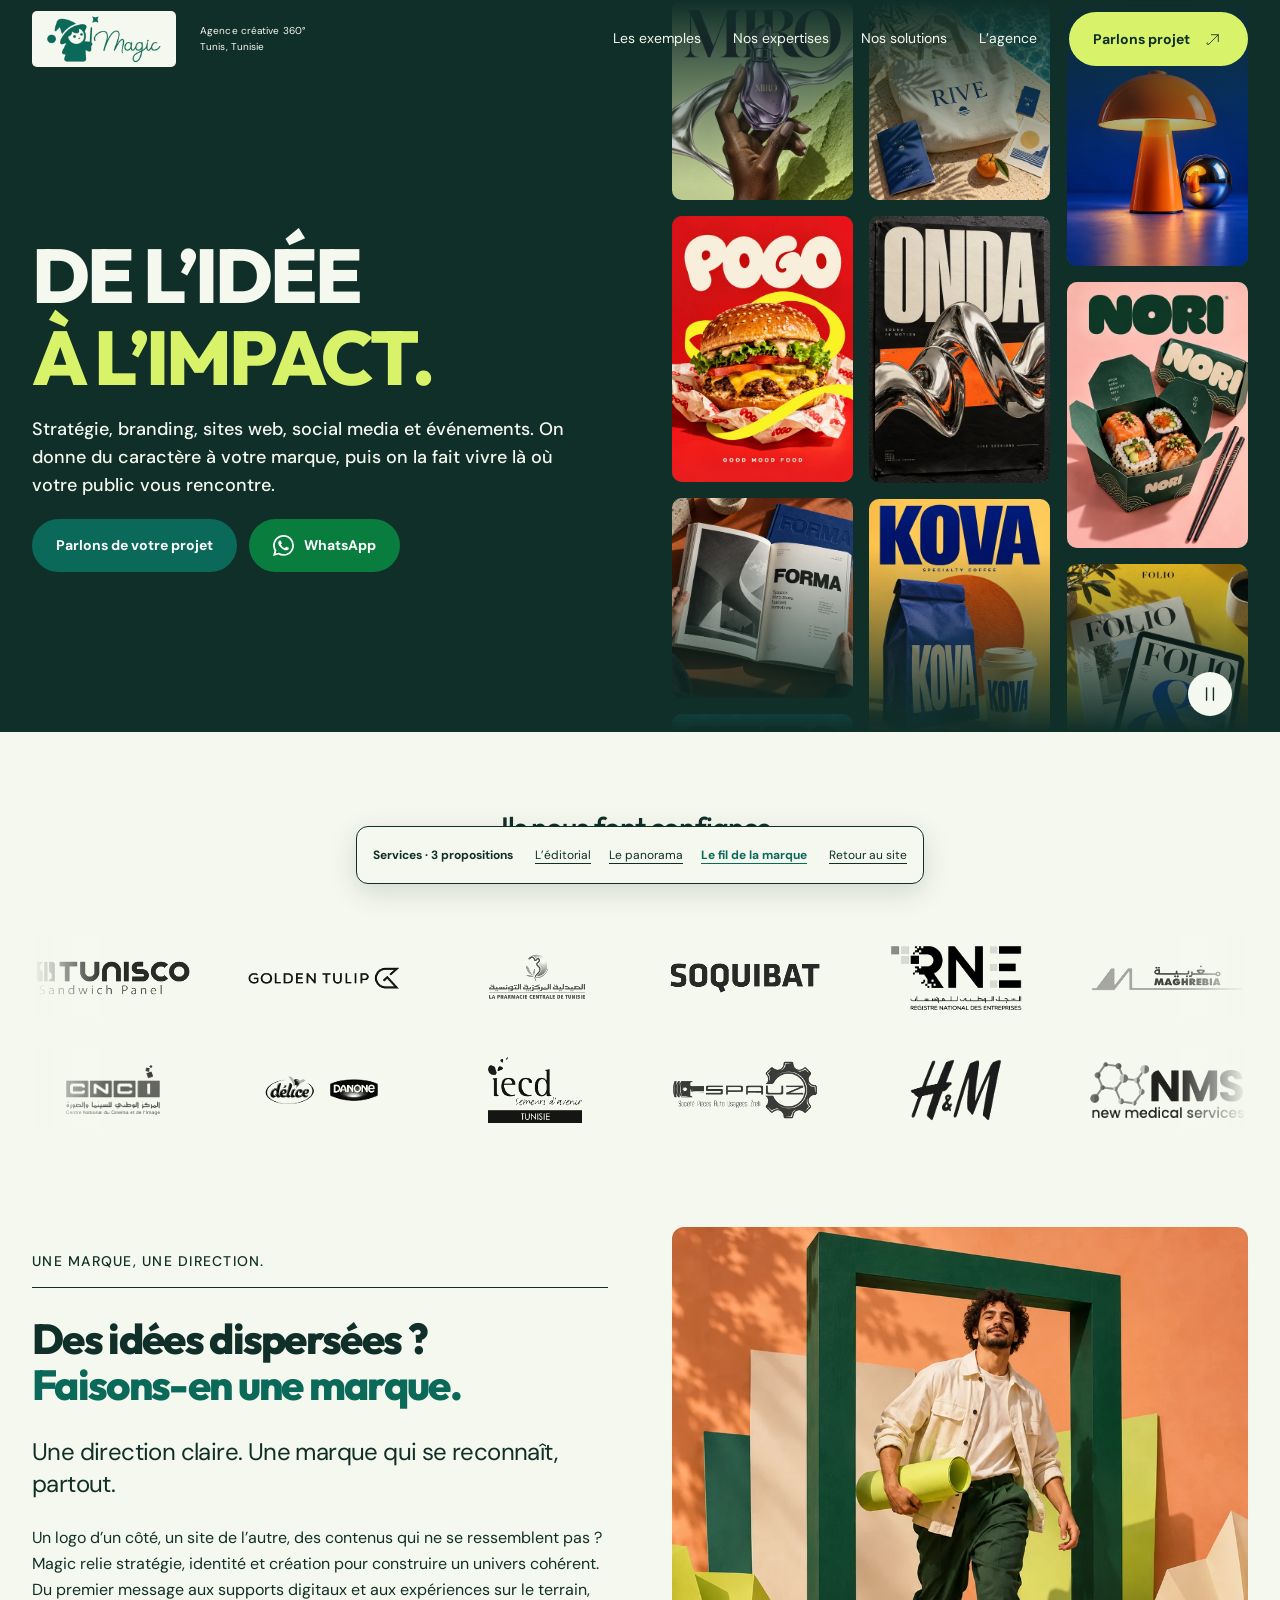
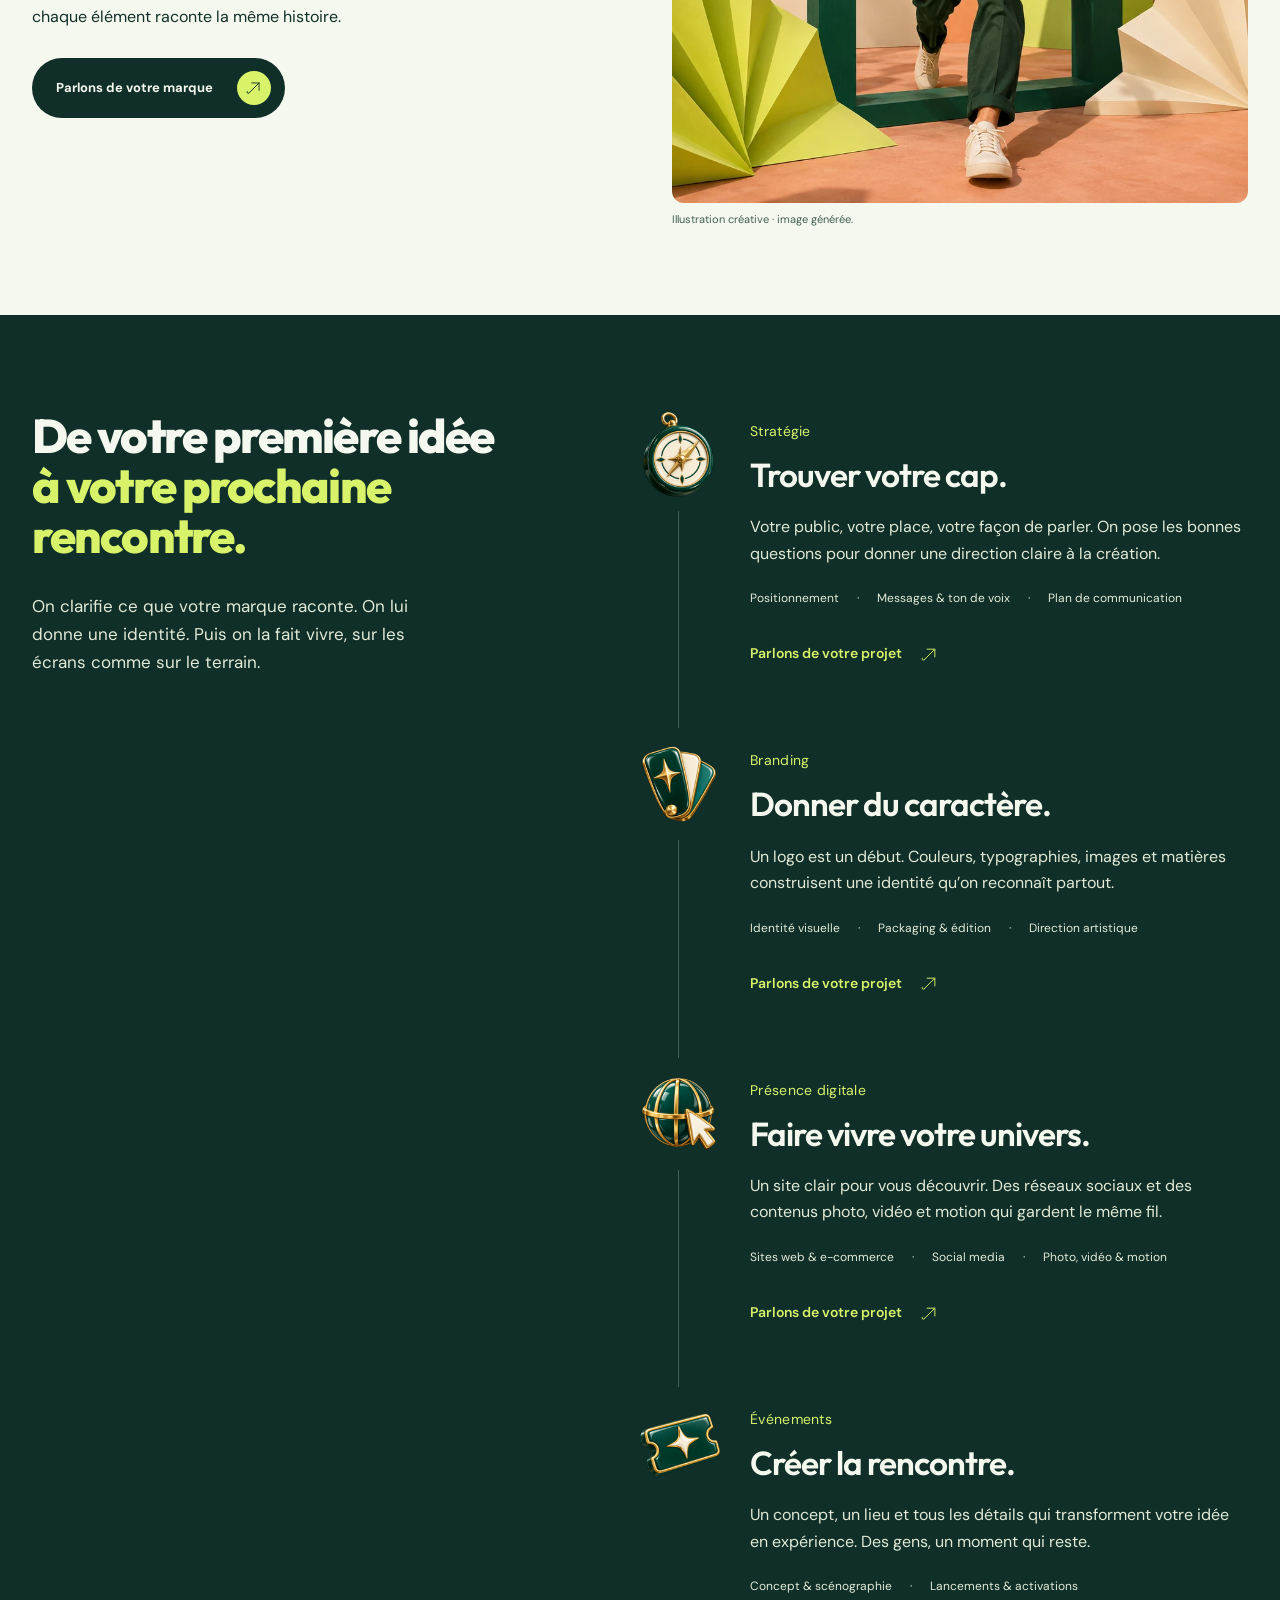
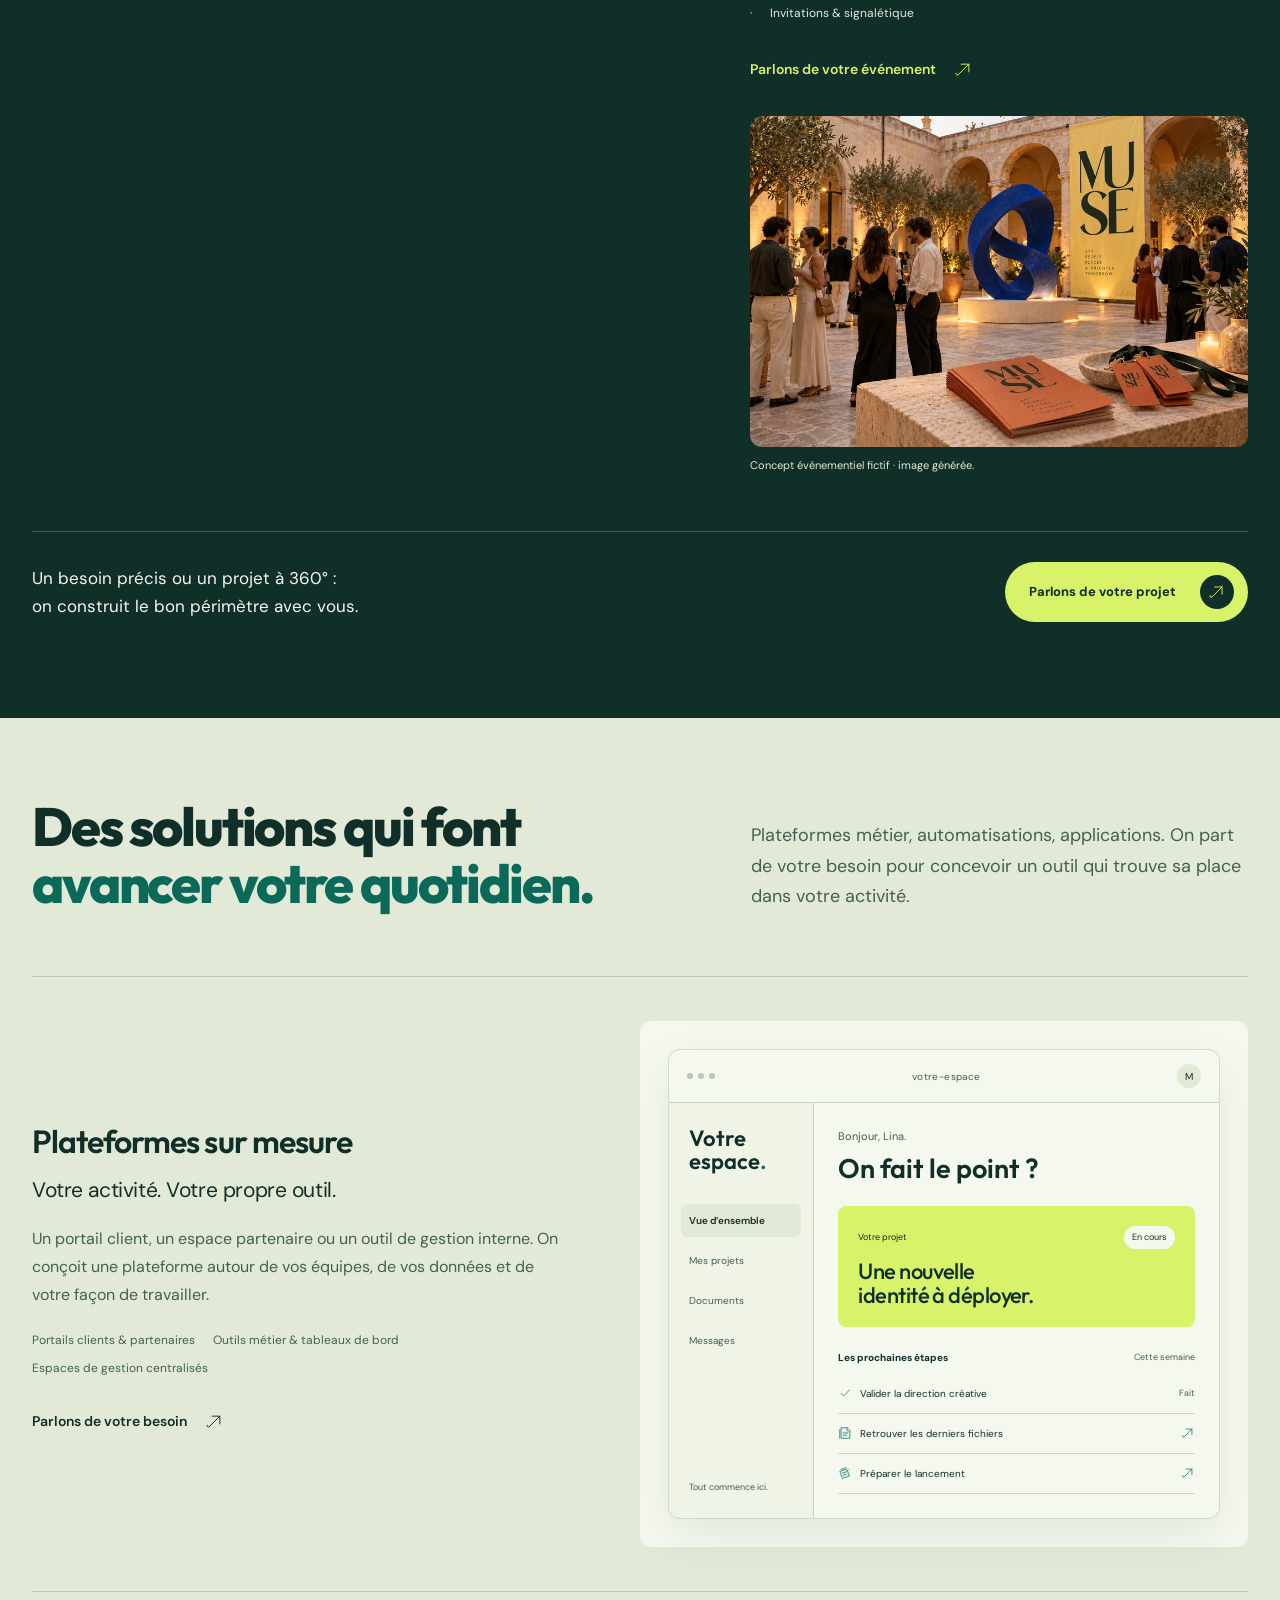
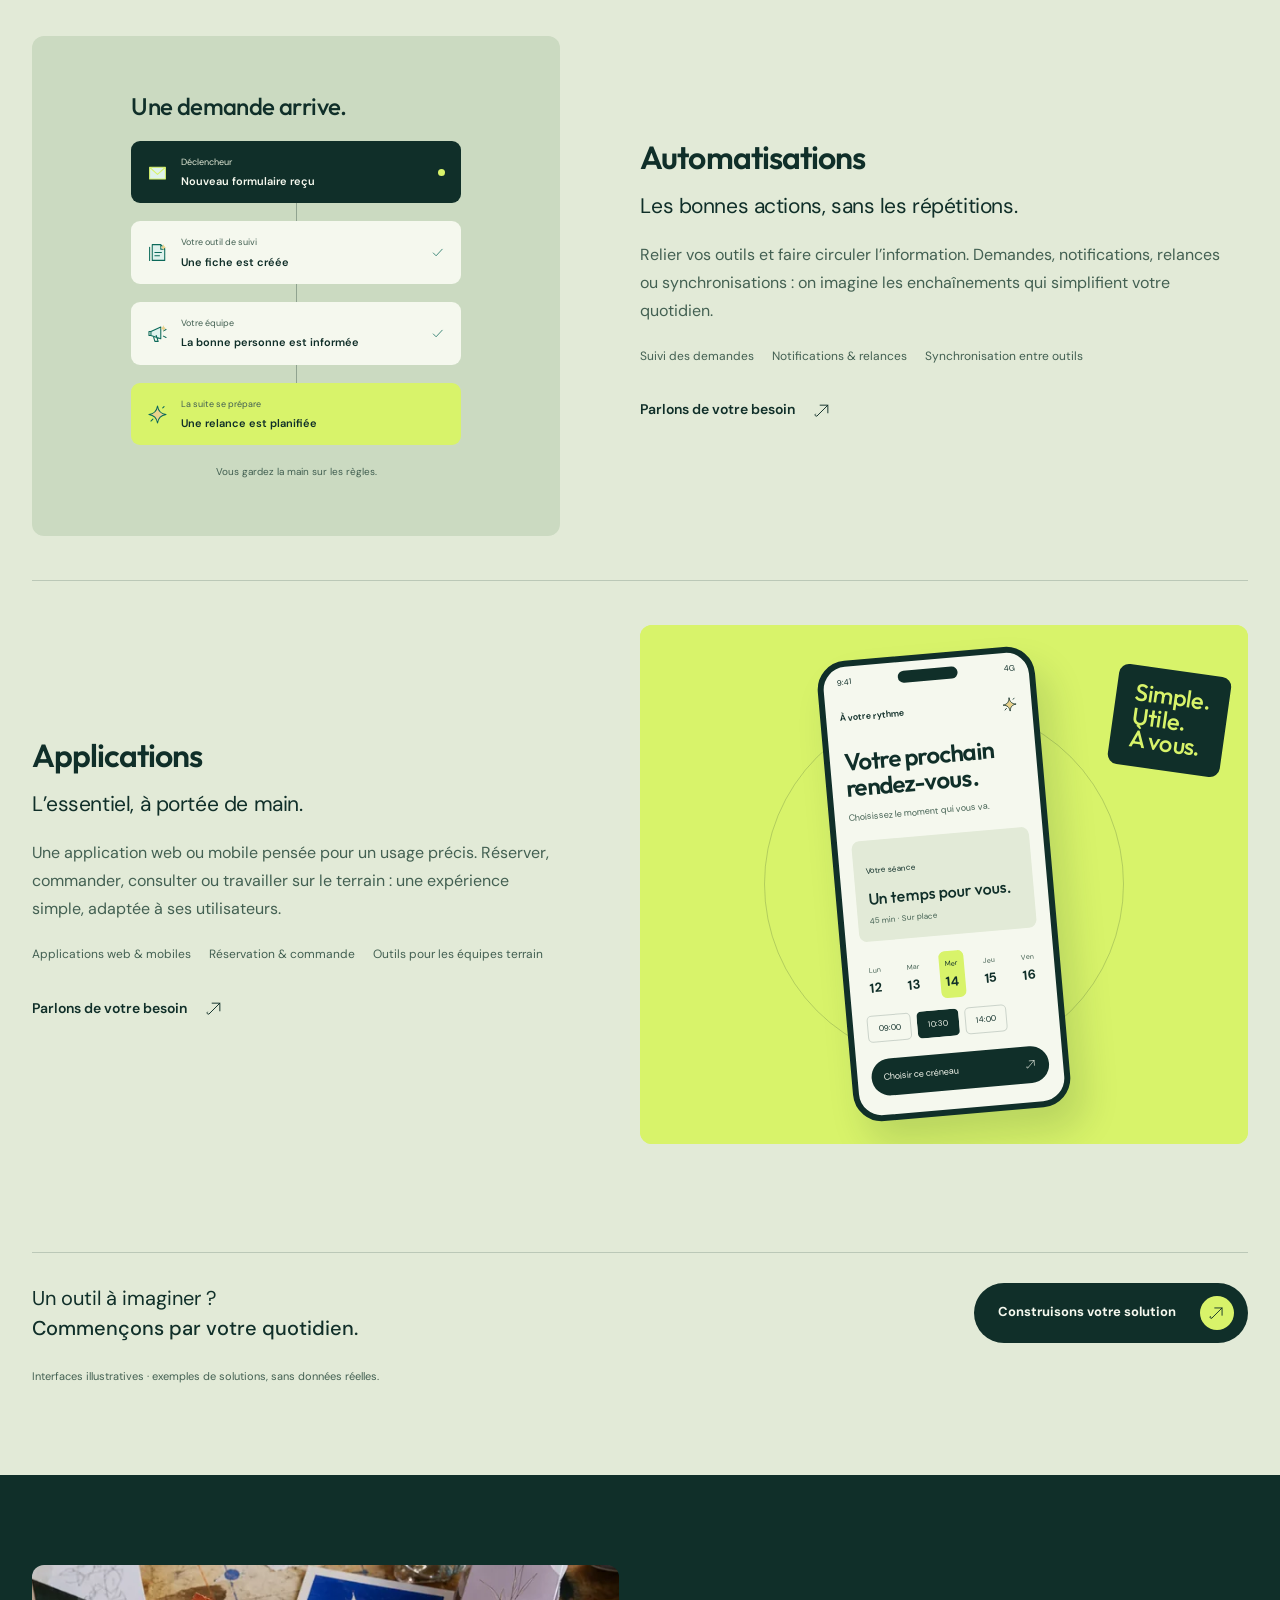
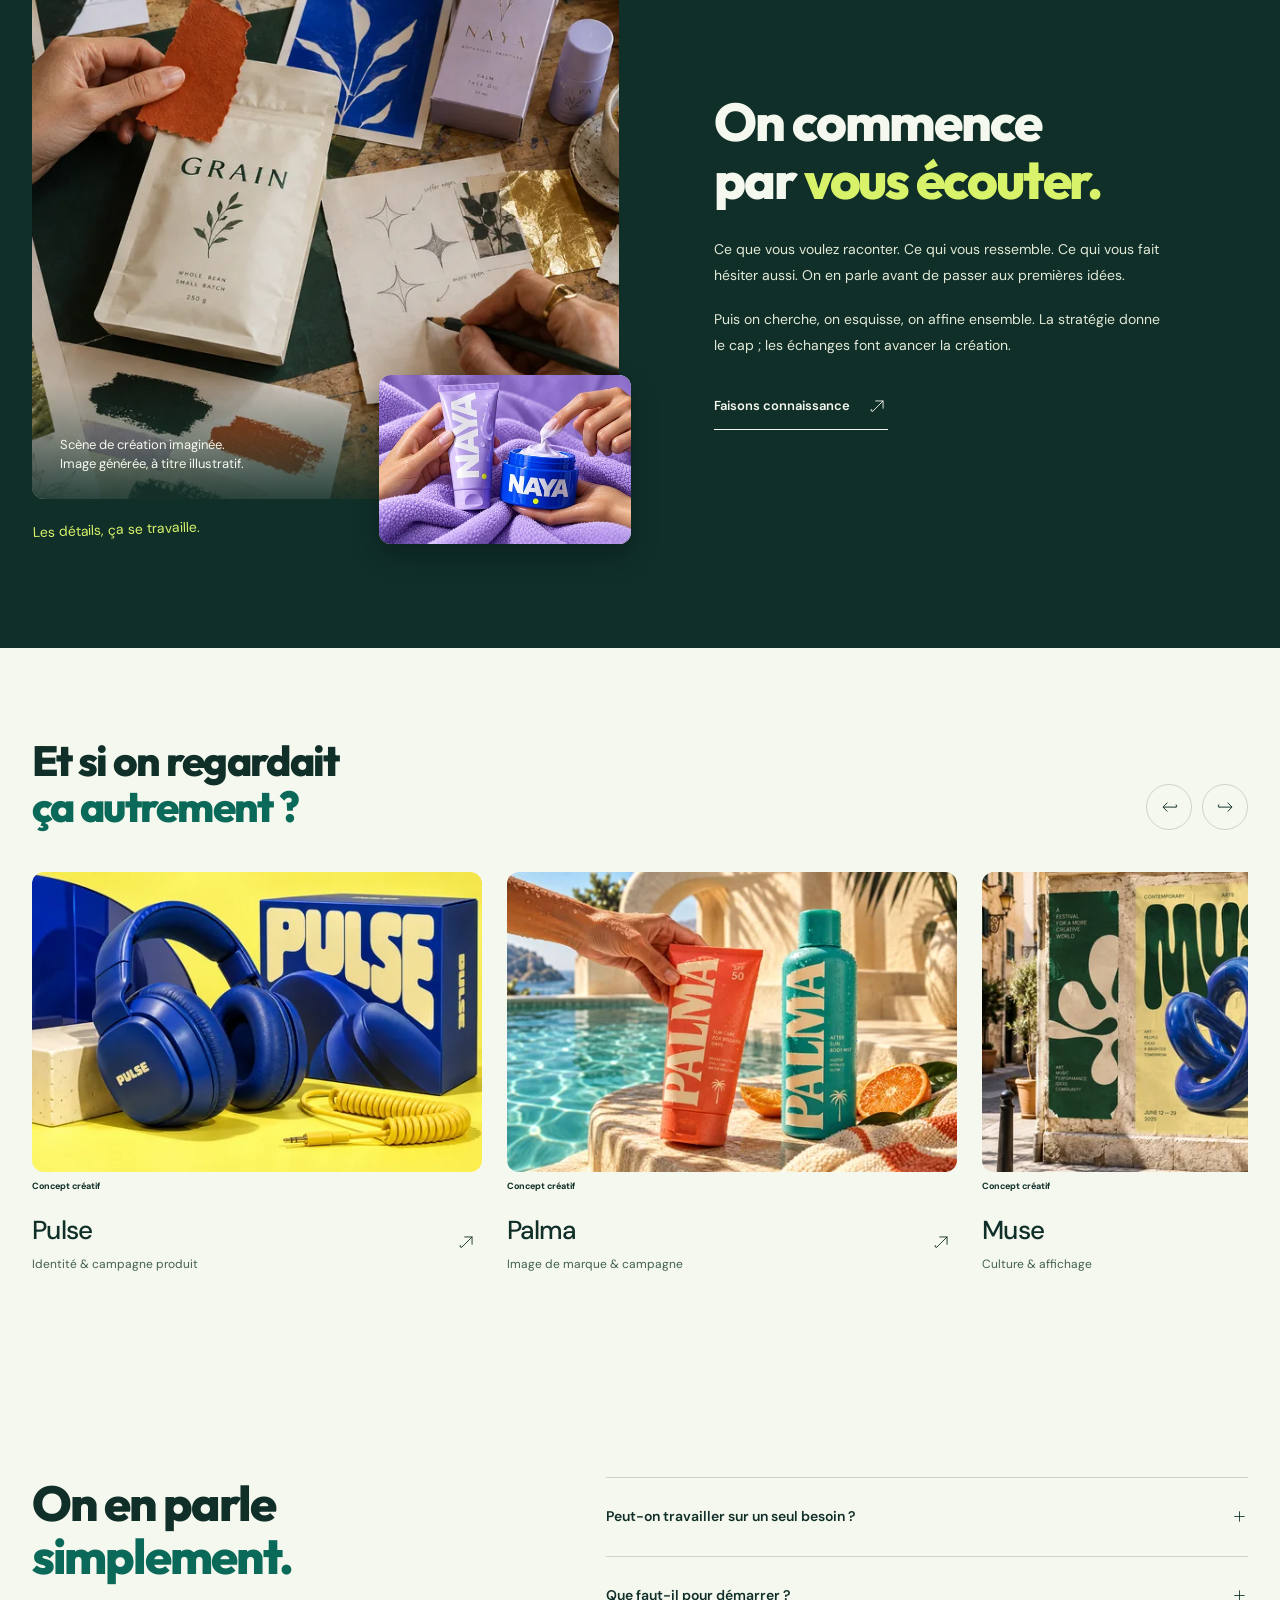
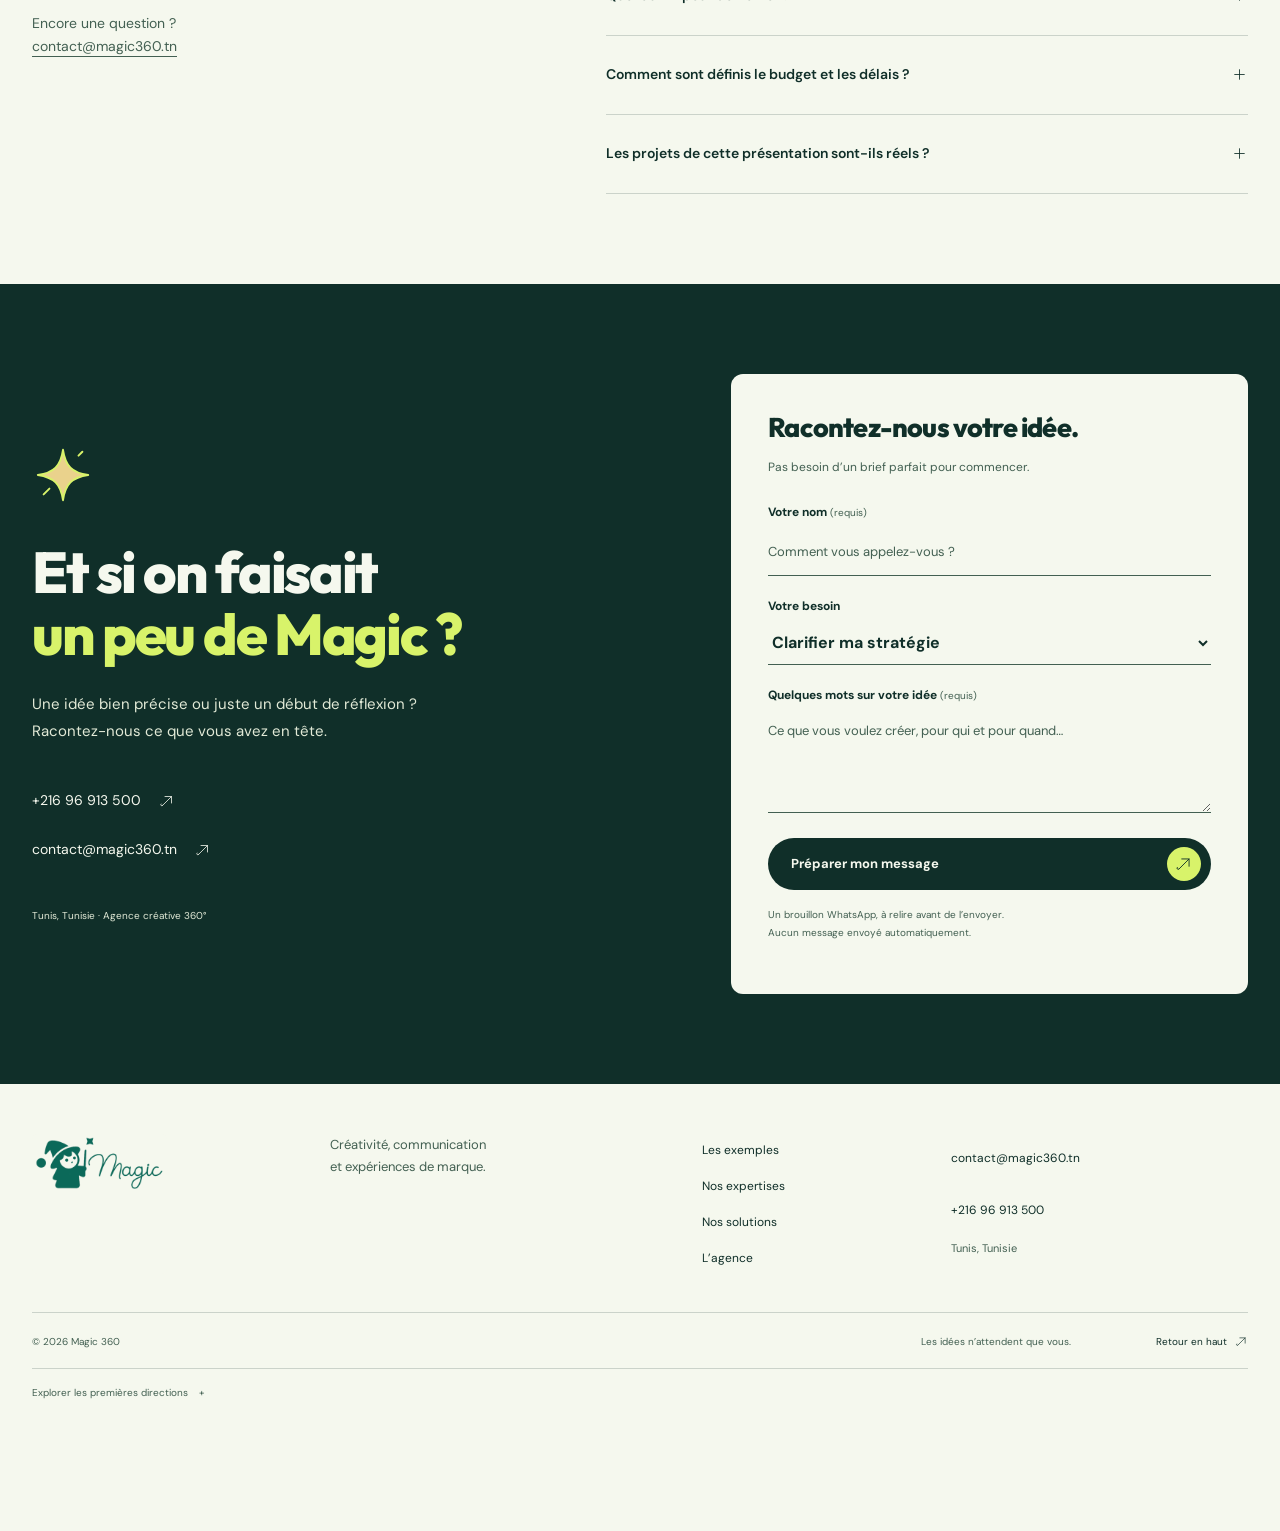
<file: directions/services-parcours/index.html>
<!doctype html>
<html lang="fr">
<head>
<meta charset="utf-8">
<meta name="viewport" content="width=device-width,initial-scale=1">
<meta name="theme-color" content="#102F29">
<meta name="robots" content="noindex, follow">
<title>Le fil de la marque — Proposition services | Magic 360</title>
<meta name="description" content="Branding, campagnes, digital et événementiel : Magic 360 réunit stratégie et création pour donner du caractère à votre marque en Tunisie.">
<link rel="canonical" href="https://magicbrandingco.com/">
<meta property="og:title" content="Magic 360 — Des idées qui prennent vie">
<meta property="og:description" content="Agence de communication et création à 360° en Tunisie.">
<meta property="og:image" content="https://magicbrandingco.com/assets/magic/naya-1400.webp">
<meta property="og:type" content="website">
<meta property="og:locale" content="fr_TN">
<link rel="icon" href="/magiclogo.png">
<link rel="preload" href="/assets/fonts/dm-sans-latin.woff2" as="font" type="font/woff2" crossorigin>
<link rel="preload" href="/assets/fonts/outfit-latin.woff2" as="font" type="font/woff2" crossorigin>
<link rel="stylesheet" href="/assets/fonts/magic-fonts.css?v=5838521dd9aa">
<link rel="stylesheet" href="/assets/magic.css?v=66bfb69ff8a2">
<script src="/assets/magic.js?v=a4de19dbe565" defer>
</script>
<script id="work-data" type="application/json">{"naya": {"title": "Naya", "category": "branding", "label": "Identité & direction artistique", "description": "Une marque de soin qui ose la couleur. Une identité, une direction produit et un langage visuel imaginés pour les mêmes moments de marque.", "deliverables": ["Identité visuelle", "Direction artistique", "Campagne produit"], "alt": "Concept Naya : soins lavande et bleu cobalt", "images": [{"key": "naya", "alt": "Concept Naya : soins lavande et bleu cobalt"}, {"key": "naya-hands", "alt": "Concept Naya : mains utilisant le tube lavande et le pot de crème bleu cobalt"}, {"key": "naya-campaign", "alt": "Concept Naya : affiche lavande, packaging et guide de marque"}, {"key": "naya-retail", "alt": "Concept Naya : présentoir lavande, soins bleu cobalt et sacs de marque"}]}, "kora": {"title": "Kora", "category": "campagne", "label": "Campagne & image de marque", "description": "Du mouvement dans l’image. Une exploration de campagne sport où la photographie produit et la typographie portent la même énergie.", "deliverables": ["Concept de campagne", "Création publicitaire", "Direction photo"], "alt": "Concept Kora : sneaker bleue sur une composition rouge et ivoire", "images": [{"key": "kora", "alt": "Concept Kora : sneaker bleue sur une composition rouge et ivoire"}, {"key": "kora-campaign", "alt": "Concept Kora : geste de laçage, sneakers bleues et campagne rouge et crème"}, {"key": "kora-detail", "alt": "Concept Kora : détail de sneaker bleue, boîte rouge et supports de marque"}, {"key": "kora-social", "alt": "Concept Kora : campagne digitale sur téléphone et sneakers bleues sur fond rouge"}]}, "saison": {"title": "Saison", "category": "branding", "label": "Packaging & campagne produit", "description": "Un lancement plein de caractère. Un système de packaging et des images de campagne qui donnent le goût de découvrir la marque.", "deliverables": ["Design packaging", "Campagne produit", "Contenus sociaux"], "alt": "Concept Saison : canettes et oranges sur une composition corail", "images": [{"key": "saison", "alt": "Concept Saison : canettes et oranges sur une composition corail"}, {"key": "saison-campaign", "alt": "Concept Saison : main tenant une canette et campagne orange et vert"}, {"key": "saison-social", "alt": "Concept Saison : campagne sociale sur téléphone, canettes et agrumes"}]}, "muse": {"title": "Muse", "category": "campagne", "label": "Culture & affichage", "description": "Un festival d’art fictif, une présence qui se remarque. La typographie et la matière deviennent un langage d’affichage cohérent.", "deliverables": ["Identité culturelle", "Affichage", "Campagne"], "alt": "Concept Muse : affiches culturelles avec sculpture bleue", "images": [{"key": "muse", "alt": "Concept Muse : affiches culturelles avec sculpture bleue"}, {"key": "muse-event", "alt": "Concept Muse : visiteurs dans une cour méditerranéenne, sculpture bleue et signalétique jaune"}, {"key": "muse-tickets", "alt": "Concept Muse : billets, programme jaune et bracelet de festival autour d’une sculpture bleue"}]}, "pulse": {"title": "Pulse", "category": "campagne", "label": "Identité & campagne produit", "description": "Un casque, une couleur, une présence. Une exploration où le bleu électrique et le jaune donnent une personnalité immédiate à un objet du quotidien.", "deliverables": ["Identité visuelle", "Packaging", "Campagne produit"], "alt": "Concept Pulse : casque bleu cobalt et packaging jaune et bleu", "images": [{"key": "pulse", "alt": "Concept Pulse : casque bleu cobalt et packaging jaune et bleu"}, {"key": "pulse-lifestyle", "alt": "Concept Pulse : portrait de campagne avec casque bleu et univers jaune"}, {"key": "pulse-posters", "alt": "Concept Pulse : affiche jaune et cobalt, casque et packaging audio"}, {"key": "pulse-web", "alt": "Concept Pulse : site web audio sur ordinateur, casque bleu et câble jaune"}]}, "grain": {"title": "Grain", "category": "branding", "label": "Packaging & direction artistique", "description": "Du papier froissé, un café et une couleur chaude. Une identité de café fictive pensée pour garder quelque chose de simple et de vivant dans chaque détail.", "deliverables": ["Identité de marque", "Packaging", "Direction photo"], "alt": "Concept Grain : sachets de café orange, tasse et main tenant un emballage", "images": [{"key": "grain", "alt": "Concept Grain : sachets de café orange, tasse et main tenant un emballage"}, {"key": "grain-strategy", "alt": "Concept Grain : main disposant des nuanciers, un sachet de café orange et des supports de marque"}, {"key": "grain-identity", "alt": "Concept Grain : packaging café orange, guide de marque et tasse imprimée"}]}, "palma": {"title": "Palma", "category": "campagne", "label": "Image de marque & campagne", "description": "Une lumière franche, de l’eau et un geste naturel. Un concept solaire où le produit entre dans une scène plutôt que de rester posé à côté.", "deliverables": ["Direction artistique", "Photographie de campagne", "Création publicitaire"], "alt": "Concept Palma : soins solaires corail et turquoise au bord d’une piscine", "images": [{"key": "palma", "alt": "Concept Palma : soins solaires corail et turquoise au bord d’une piscine"}, {"key": "palma-digital", "alt": "Concept Palma : site e-commerce sur ordinateur, contenus sociaux sur téléphone et tube de soin corail"}, {"key": "palma-campaign", "alt": "Concept Palma : tote bag, carte de campagne et soins corail et turquoise"}, {"key": "palma-summer", "alt": "Concept Palma : campagne solaire, produits corail et turquoise, serviette et affiche"}]}, "grain-strategy": {"title": "Grain, du fond à la forme", "category": "strategie", "label": "Stratégie & identité de marque", "description": "Exemple fictif : lancer un café de spécialité. Partir du public et de la personnalité de la marque, puis traduire ce cap en couleurs, en mots et en packaging.", "deliverables": ["Positionnement", "Territoire de marque", "Identité & packaging"], "alt": "Concept Grain : main disposant des nuanciers, un sachet de café orange et des supports de marque", "images": [{"key": "grain-strategy", "alt": "Concept Grain : main disposant des nuanciers, un sachet de café orange et des supports de marque"}, {"key": "grain", "alt": "Concept Grain : sachets de café orange, tasse et main tenant un emballage"}, {"key": "grain-identity", "alt": "Concept Grain : packaging café orange, guide de marque et tasse imprimée"}]}, "palma-digital": {"title": "Palma, sur tous les écrans", "category": "digital", "label": "Site web & social media", "description": "Exemple fictif : faire vivre une marque de soin en ligne. Un site pour découvrir les produits, une direction de contenu pour les réseaux sociaux et des visuels qui gardent la même personnalité.", "deliverables": ["Direction digitale", "Site e-commerce", "Contenus social media"], "alt": "Concept Palma : site e-commerce sur ordinateur, contenus sociaux sur téléphone et tube de soin corail", "images": [{"key": "palma", "alt": "Concept Palma : soins solaires corail et turquoise au bord d’une piscine"}, {"key": "palma-digital", "alt": "Concept Palma : site e-commerce sur ordinateur, contenus sociaux sur téléphone et tube de soin corail"}, {"key": "palma-campaign", "alt": "Concept Palma : tote bag, carte de campagne et soins corail et turquoise"}, {"key": "palma-summer", "alt": "Concept Palma : campagne solaire, produits corail et turquoise, serviette et affiche"}]}, "muse-event": {"title": "Muse, une marque qui se vit", "category": "experience", "label": "Événement & expérience de marque", "description": "Exemple fictif : donner rendez-vous autour d’un lancement culturel. Une idée de scénographie relie l’invitation, la signalétique, l’installation et les moments de rencontre.", "deliverables": ["Concept événementiel", "Scénographie", "Invitations & signalétique"], "alt": "Concept Muse : visiteurs dans une cour méditerranéenne, sculpture bleue et signalétique jaune", "images": [{"key": "muse", "alt": "Concept Muse : affiches culturelles avec sculpture bleue"}, {"key": "muse-event", "alt": "Concept Muse : visiteurs dans une cour méditerranéenne, sculpture bleue et signalétique jaune"}, {"key": "muse-tickets", "alt": "Concept Muse : billets, programme jaune et bracelet de festival autour d’une sculpture bleue"}]}}</script>
<script type="application/ld+json">{"@context":"https://schema.org","@type":"Organization","@id":"https://magicbrandingco.com/#organization","name":"Magic 360","url":"https://magicbrandingco.com/","logo":"https://magicbrandingco.com/magiclogo.png","telephone":"+21696913500","email":"contact@magic360.tn","address":{"@type":"PostalAddress","addressLocality":"Tunis","addressCountry":"TN"}}</script>
<link rel="stylesheet" href="/assets/service-editorial.css?v=6292b7cc643b">
<link rel="stylesheet" href="/assets/solution-variants.css?v=c239201e23da">
<link rel="stylesheet" href="/assets/service-variants.css?v=9df07305543e">
</head>
<body id="top">
<a class="skip-link" href="#main">Aller au contenu</a>
<header class="site-header">
<div class="container nav-layout">
<a class="brand" href="#top" aria-label="Magic 360 — accueil">
<img src="/assets/magic/magic-logo.png" alt="Magic" width="352" height="160">
</a>
<span class="brand-description">Agence créative 360°<br>Tunis, Tunisie</span>
<nav class="main-nav" id="main-nav" aria-label="Navigation principale">
<a href="#realisations">Les exemples</a>
<a href="#services">Nos expertises</a>
<a href="#solutions">Nos solutions</a>
<a href="#agence">L’agence</a>
</nav>
<a class="nav-cta" href="#contact">
<span>Parlons projet</span>
<span class="button-icon">
<svg class="magic-icon icon-up" viewBox="0 0 32 32" fill="none" stroke="currentColor" stroke-width="1.6" stroke-linecap="round" stroke-linejoin="round" aria-hidden="true">
<use href="/assets/magic-icons.svg#magic-up"/>
</svg>
</span>
</a>
<button class="menu-toggle" aria-controls="main-nav" aria-expanded="false" aria-label="Ouvrir le menu">
<svg class="magic-icon icon-menu" viewBox="0 0 32 32" fill="none" stroke="currentColor" stroke-width="1.6" stroke-linecap="round" stroke-linejoin="round" aria-hidden="true">
<use href="/assets/magic-icons.svg#magic-menu"/>
</svg>
</button>
</div>
</header>
<main id="main">
<section class="hero hero--impact">
<div class="container hero-layout">
<div class="hero-copy">
<h1>De l’idée<br>
<em>à l’impact.</em>
</h1>
<p>Stratégie, branding, sites web, social media et événements. On donne du caractère à votre marque, puis on la fait vivre là où votre public vous rencontre.</p>
<div class="hero-actions">
<a class="button hero-cta" href="#contact">Parlons de votre projet</a>
<a class="button hero-whatsapp" href="https://wa.me/21696913500" target="_blank" rel="noopener">
<svg class="magic-icon icon-whatsapp" viewBox="0 0 32 32" fill="none" stroke="currentColor" stroke-width="1.6" stroke-linecap="round" stroke-linejoin="round" aria-hidden="true">
<use href="/assets/magic-icons.svg#magic-whatsapp"/>
</svg>
<span>WhatsApp</span>
</a>
</div>
</div>
<div class="campaign-wall" aria-label="Mur de concepts créatifs">
<div class="wall-stage wall-stage--desktop" aria-hidden="true">
<div class="wall-lane lane-0">
<div class="wall-track" style="animation-duration:180s">
<div class="wall-group">
<div class="wall-tile" style="--art-ratio:0.9073724">
<img src="/assets/hero/miro-480.webp" srcset="/assets/hero/miro-480.webp 480w, /assets/hero/miro-900.webp 900w, /assets/hero/miro-1400.webp 1400w" sizes="(min-width:1650px) 244px, (min-width:1280px) 182px, 200px" width="480" height="529" alt="" loading="eager" decoding="async">
<span>MIRO</span>
</div>
<div class="wall-tile" style="--art-ratio:0.6808511">
<img src="/assets/hero/pogo-480.webp" srcset="/assets/hero/pogo-480.webp 480w, /assets/hero/pogo-900.webp 900w, /assets/hero/pogo-1400.webp 1400w" sizes="(min-width:1650px) 244px, (min-width:1280px) 182px, 200px" width="480" height="705" alt="" loading="eager" decoding="async">
<span>POGO</span>
</div>
<div class="wall-tile" style="--art-ratio:0.9073724">
<img src="/assets/hero/forma-480.webp" srcset="/assets/hero/forma-480.webp 480w, /assets/hero/forma-900.webp 900w, /assets/hero/forma-1400.webp 1400w" sizes="(min-width:1650px) 244px, (min-width:1280px) 182px, 200px" width="480" height="529" alt="" loading="eager" decoding="async">
<span>FORMA</span>
</div>
<div class="wall-tile" style="--art-ratio:0.6798867">
<img src="/assets/hero/tempo-480.webp" srcset="/assets/hero/tempo-480.webp 480w, /assets/hero/tempo-900.webp 900w, /assets/hero/tempo-1400.webp 1400w" sizes="(min-width:1650px) 244px, (min-width:1280px) 182px, 200px" width="480" height="706" alt="" loading="eager" decoding="async">
<span>TEMPO</span>
</div>
<div class="wall-tile" style="--art-ratio:1.0000000">
<img src="/assets/hero/bloom-480.webp" srcset="/assets/hero/bloom-480.webp 480w, /assets/hero/bloom-900.webp 900w, /assets/hero/bloom-1400.webp 1400w" sizes="(min-width:1650px) 244px, (min-width:1280px) 182px, 200px" width="480" height="480" alt="" loading="eager" decoding="async">
<span>BLOOM</span>
</div>
<div class="wall-tile" style="--art-ratio:0.9073724">
<img src="/assets/hero/miro-480.webp" srcset="/assets/hero/miro-480.webp 480w, /assets/hero/miro-900.webp 900w, /assets/hero/miro-1400.webp 1400w" sizes="(min-width:1650px) 244px, (min-width:1280px) 182px, 200px" width="480" height="529" alt="" loading="eager" decoding="async">
<span>MIRO</span>
</div>
<div class="wall-tile" style="--art-ratio:0.6808511">
<img src="/assets/hero/pogo-480.webp" srcset="/assets/hero/pogo-480.webp 480w, /assets/hero/pogo-900.webp 900w, /assets/hero/pogo-1400.webp 1400w" sizes="(min-width:1650px) 244px, (min-width:1280px) 182px, 200px" width="480" height="705" alt="" loading="eager" decoding="async">
<span>POGO</span>
</div>
<div class="wall-tile" style="--art-ratio:0.9073724">
<img src="/assets/hero/forma-480.webp" srcset="/assets/hero/forma-480.webp 480w, /assets/hero/forma-900.webp 900w, /assets/hero/forma-1400.webp 1400w" sizes="(min-width:1650px) 244px, (min-width:1280px) 182px, 200px" width="480" height="529" alt="" loading="eager" decoding="async">
<span>FORMA</span>
</div>
<div class="wall-tile" style="--art-ratio:0.6798867">
<img src="/assets/hero/tempo-480.webp" srcset="/assets/hero/tempo-480.webp 480w, /assets/hero/tempo-900.webp 900w, /assets/hero/tempo-1400.webp 1400w" sizes="(min-width:1650px) 244px, (min-width:1280px) 182px, 200px" width="480" height="706" alt="" loading="eager" decoding="async">
<span>TEMPO</span>
</div>
<div class="wall-tile" style="--art-ratio:1.0000000">
<img src="/assets/hero/bloom-480.webp" srcset="/assets/hero/bloom-480.webp 480w, /assets/hero/bloom-900.webp 900w, /assets/hero/bloom-1400.webp 1400w" sizes="(min-width:1650px) 244px, (min-width:1280px) 182px, 200px" width="480" height="480" alt="" loading="eager" decoding="async">
<span>BLOOM</span>
</div>
<div class="wall-tile" style="--art-ratio:0.9073724">
<img src="/assets/hero/miro-480.webp" srcset="/assets/hero/miro-480.webp 480w, /assets/hero/miro-900.webp 900w, /assets/hero/miro-1400.webp 1400w" sizes="(min-width:1650px) 244px, (min-width:1280px) 182px, 200px" width="480" height="529" alt="" loading="eager" decoding="async">
<span>MIRO</span>
</div>
<div class="wall-tile" style="--art-ratio:0.6808511">
<img src="/assets/hero/pogo-480.webp" srcset="/assets/hero/pogo-480.webp 480w, /assets/hero/pogo-900.webp 900w, /assets/hero/pogo-1400.webp 1400w" sizes="(min-width:1650px) 244px, (min-width:1280px) 182px, 200px" width="480" height="705" alt="" loading="eager" decoding="async">
<span>POGO</span>
</div>
<div class="wall-tile" style="--art-ratio:0.9073724">
<img src="/assets/hero/forma-480.webp" srcset="/assets/hero/forma-480.webp 480w, /assets/hero/forma-900.webp 900w, /assets/hero/forma-1400.webp 1400w" sizes="(min-width:1650px) 244px, (min-width:1280px) 182px, 200px" width="480" height="529" alt="" loading="eager" decoding="async">
<span>FORMA</span>
</div>
<div class="wall-tile" style="--art-ratio:0.6798867">
<img src="/assets/hero/tempo-480.webp" srcset="/assets/hero/tempo-480.webp 480w, /assets/hero/tempo-900.webp 900w, /assets/hero/tempo-1400.webp 1400w" sizes="(min-width:1650px) 244px, (min-width:1280px) 182px, 200px" width="480" height="706" alt="" loading="eager" decoding="async">
<span>TEMPO</span>
</div>
<div class="wall-tile" style="--art-ratio:1.0000000">
<img src="/assets/hero/bloom-480.webp" srcset="/assets/hero/bloom-480.webp 480w, /assets/hero/bloom-900.webp 900w, /assets/hero/bloom-1400.webp 1400w" sizes="(min-width:1650px) 244px, (min-width:1280px) 182px, 200px" width="480" height="480" alt="" loading="eager" decoding="async">
<span>BLOOM</span>
</div>
</div>
<div class="wall-group wall-copy" aria-hidden="true">
<div class="wall-tile" style="--art-ratio:0.9073724">
<img src="/assets/hero/miro-480.webp" srcset="/assets/hero/miro-480.webp 480w, /assets/hero/miro-900.webp 900w, /assets/hero/miro-1400.webp 1400w" sizes="(min-width:1650px) 244px, (min-width:1280px) 182px, 200px" width="480" height="529" alt="" loading="eager" decoding="async">
<span>MIRO</span>
</div>
<div class="wall-tile" style="--art-ratio:0.6808511">
<img src="/assets/hero/pogo-480.webp" srcset="/assets/hero/pogo-480.webp 480w, /assets/hero/pogo-900.webp 900w, /assets/hero/pogo-1400.webp 1400w" sizes="(min-width:1650px) 244px, (min-width:1280px) 182px, 200px" width="480" height="705" alt="" loading="eager" decoding="async">
<span>POGO</span>
</div>
<div class="wall-tile" style="--art-ratio:0.9073724">
<img src="/assets/hero/forma-480.webp" srcset="/assets/hero/forma-480.webp 480w, /assets/hero/forma-900.webp 900w, /assets/hero/forma-1400.webp 1400w" sizes="(min-width:1650px) 244px, (min-width:1280px) 182px, 200px" width="480" height="529" alt="" loading="eager" decoding="async">
<span>FORMA</span>
</div>
<div class="wall-tile" style="--art-ratio:0.6798867">
<img src="/assets/hero/tempo-480.webp" srcset="/assets/hero/tempo-480.webp 480w, /assets/hero/tempo-900.webp 900w, /assets/hero/tempo-1400.webp 1400w" sizes="(min-width:1650px) 244px, (min-width:1280px) 182px, 200px" width="480" height="706" alt="" loading="eager" decoding="async">
<span>TEMPO</span>
</div>
<div class="wall-tile" style="--art-ratio:1.0000000">
<img src="/assets/hero/bloom-480.webp" srcset="/assets/hero/bloom-480.webp 480w, /assets/hero/bloom-900.webp 900w, /assets/hero/bloom-1400.webp 1400w" sizes="(min-width:1650px) 244px, (min-width:1280px) 182px, 200px" width="480" height="480" alt="" loading="eager" decoding="async">
<span>BLOOM</span>
</div>
<div class="wall-tile" style="--art-ratio:0.9073724">
<img src="/assets/hero/miro-480.webp" srcset="/assets/hero/miro-480.webp 480w, /assets/hero/miro-900.webp 900w, /assets/hero/miro-1400.webp 1400w" sizes="(min-width:1650px) 244px, (min-width:1280px) 182px, 200px" width="480" height="529" alt="" loading="eager" decoding="async">
<span>MIRO</span>
</div>
<div class="wall-tile" style="--art-ratio:0.6808511">
<img src="/assets/hero/pogo-480.webp" srcset="/assets/hero/pogo-480.webp 480w, /assets/hero/pogo-900.webp 900w, /assets/hero/pogo-1400.webp 1400w" sizes="(min-width:1650px) 244px, (min-width:1280px) 182px, 200px" width="480" height="705" alt="" loading="eager" decoding="async">
<span>POGO</span>
</div>
<div class="wall-tile" style="--art-ratio:0.9073724">
<img src="/assets/hero/forma-480.webp" srcset="/assets/hero/forma-480.webp 480w, /assets/hero/forma-900.webp 900w, /assets/hero/forma-1400.webp 1400w" sizes="(min-width:1650px) 244px, (min-width:1280px) 182px, 200px" width="480" height="529" alt="" loading="eager" decoding="async">
<span>FORMA</span>
</div>
<div class="wall-tile" style="--art-ratio:0.6798867">
<img src="/assets/hero/tempo-480.webp" srcset="/assets/hero/tempo-480.webp 480w, /assets/hero/tempo-900.webp 900w, /assets/hero/tempo-1400.webp 1400w" sizes="(min-width:1650px) 244px, (min-width:1280px) 182px, 200px" width="480" height="706" alt="" loading="eager" decoding="async">
<span>TEMPO</span>
</div>
<div class="wall-tile" style="--art-ratio:1.0000000">
<img src="/assets/hero/bloom-480.webp" srcset="/assets/hero/bloom-480.webp 480w, /assets/hero/bloom-900.webp 900w, /assets/hero/bloom-1400.webp 1400w" sizes="(min-width:1650px) 244px, (min-width:1280px) 182px, 200px" width="480" height="480" alt="" loading="eager" decoding="async">
<span>BLOOM</span>
</div>
<div class="wall-tile" style="--art-ratio:0.9073724">
<img src="/assets/hero/miro-480.webp" srcset="/assets/hero/miro-480.webp 480w, /assets/hero/miro-900.webp 900w, /assets/hero/miro-1400.webp 1400w" sizes="(min-width:1650px) 244px, (min-width:1280px) 182px, 200px" width="480" height="529" alt="" loading="eager" decoding="async">
<span>MIRO</span>
</div>
<div class="wall-tile" style="--art-ratio:0.6808511">
<img src="/assets/hero/pogo-480.webp" srcset="/assets/hero/pogo-480.webp 480w, /assets/hero/pogo-900.webp 900w, /assets/hero/pogo-1400.webp 1400w" sizes="(min-width:1650px) 244px, (min-width:1280px) 182px, 200px" width="480" height="705" alt="" loading="eager" decoding="async">
<span>POGO</span>
</div>
<div class="wall-tile" style="--art-ratio:0.9073724">
<img src="/assets/hero/forma-480.webp" srcset="/assets/hero/forma-480.webp 480w, /assets/hero/forma-900.webp 900w, /assets/hero/forma-1400.webp 1400w" sizes="(min-width:1650px) 244px, (min-width:1280px) 182px, 200px" width="480" height="529" alt="" loading="eager" decoding="async">
<span>FORMA</span>
</div>
<div class="wall-tile" style="--art-ratio:0.6798867">
<img src="/assets/hero/tempo-480.webp" srcset="/assets/hero/tempo-480.webp 480w, /assets/hero/tempo-900.webp 900w, /assets/hero/tempo-1400.webp 1400w" sizes="(min-width:1650px) 244px, (min-width:1280px) 182px, 200px" width="480" height="706" alt="" loading="eager" decoding="async">
<span>TEMPO</span>
</div>
<div class="wall-tile" style="--art-ratio:1.0000000">
<img src="/assets/hero/bloom-480.webp" srcset="/assets/hero/bloom-480.webp 480w, /assets/hero/bloom-900.webp 900w, /assets/hero/bloom-1400.webp 1400w" sizes="(min-width:1650px) 244px, (min-width:1280px) 182px, 200px" width="480" height="480" alt="" loading="eager" decoding="async">
<span>BLOOM</span>
</div>
</div>
</div>
</div>
<div class="wall-lane lane-1">
<div class="wall-track" style="animation-duration:180s">
<div class="wall-group">
<div class="wall-tile" style="--art-ratio:0.9073724">
<img src="/assets/hero/rive-480.webp" srcset="/assets/hero/rive-480.webp 480w, /assets/hero/rive-900.webp 900w, /assets/hero/rive-1400.webp 1400w" sizes="(min-width:1650px) 244px, (min-width:1280px) 182px, 200px" width="480" height="529" alt="" loading="eager" decoding="async">
<span>RIVE</span>
</div>
<div class="wall-tile" style="--art-ratio:0.6798867">
<img src="/assets/hero/onda-480.webp" srcset="/assets/hero/onda-480.webp 480w, /assets/hero/onda-900.webp 900w, /assets/hero/onda-1400.webp 1400w" sizes="(min-width:1650px) 244px, (min-width:1280px) 182px, 200px" width="480" height="706" alt="" loading="eager" decoding="async">
<span>ONDA</span>
</div>
<div class="wall-tile" style="--art-ratio:0.6808511">
<img src="/assets/hero/kova-480.webp" srcset="/assets/hero/kova-480.webp 480w, /assets/hero/kova-900.webp 900w, /assets/hero/kova-1400.webp 1400w" sizes="(min-width:1650px) 244px, (min-width:1280px) 182px, 200px" width="480" height="705" alt="" loading="eager" decoding="async">
<span>KOVA</span>
</div>
<div class="wall-tile" style="--art-ratio:0.6818182">
<img src="/assets/hero/tera-480.webp" srcset="/assets/hero/tera-480.webp 480w, /assets/hero/tera-900.webp 900w, /assets/hero/tera-1400.webp 1400w" sizes="(min-width:1650px) 244px, (min-width:1280px) 182px, 200px" width="480" height="704" alt="" loading="eager" decoding="async">
<span>TERA</span>
</div>
<div class="wall-tile" style="--art-ratio:0.9073724">
<img src="/assets/hero/orbit-480.webp" srcset="/assets/hero/orbit-480.webp 480w, /assets/hero/orbit-900.webp 900w, /assets/hero/orbit-1400.webp 1400w" sizes="(min-width:1650px) 244px, (min-width:1280px) 182px, 200px" width="480" height="529" alt="" loading="eager" decoding="async">
<span>ORBIT</span>
</div>
<div class="wall-tile" style="--art-ratio:0.9073724">
<img src="/assets/hero/rive-480.webp" srcset="/assets/hero/rive-480.webp 480w, /assets/hero/rive-900.webp 900w, /assets/hero/rive-1400.webp 1400w" sizes="(min-width:1650px) 244px, (min-width:1280px) 182px, 200px" width="480" height="529" alt="" loading="eager" decoding="async">
<span>RIVE</span>
</div>
<div class="wall-tile" style="--art-ratio:0.6798867">
<img src="/assets/hero/onda-480.webp" srcset="/assets/hero/onda-480.webp 480w, /assets/hero/onda-900.webp 900w, /assets/hero/onda-1400.webp 1400w" sizes="(min-width:1650px) 244px, (min-width:1280px) 182px, 200px" width="480" height="706" alt="" loading="eager" decoding="async">
<span>ONDA</span>
</div>
<div class="wall-tile" style="--art-ratio:0.6808511">
<img src="/assets/hero/kova-480.webp" srcset="/assets/hero/kova-480.webp 480w, /assets/hero/kova-900.webp 900w, /assets/hero/kova-1400.webp 1400w" sizes="(min-width:1650px) 244px, (min-width:1280px) 182px, 200px" width="480" height="705" alt="" loading="eager" decoding="async">
<span>KOVA</span>
</div>
<div class="wall-tile" style="--art-ratio:0.6818182">
<img src="/assets/hero/tera-480.webp" srcset="/assets/hero/tera-480.webp 480w, /assets/hero/tera-900.webp 900w, /assets/hero/tera-1400.webp 1400w" sizes="(min-width:1650px) 244px, (min-width:1280px) 182px, 200px" width="480" height="704" alt="" loading="eager" decoding="async">
<span>TERA</span>
</div>
<div class="wall-tile" style="--art-ratio:0.9073724">
<img src="/assets/hero/orbit-480.webp" srcset="/assets/hero/orbit-480.webp 480w, /assets/hero/orbit-900.webp 900w, /assets/hero/orbit-1400.webp 1400w" sizes="(min-width:1650px) 244px, (min-width:1280px) 182px, 200px" width="480" height="529" alt="" loading="eager" decoding="async">
<span>ORBIT</span>
</div>
<div class="wall-tile" style="--art-ratio:0.9073724">
<img src="/assets/hero/rive-480.webp" srcset="/assets/hero/rive-480.webp 480w, /assets/hero/rive-900.webp 900w, /assets/hero/rive-1400.webp 1400w" sizes="(min-width:1650px) 244px, (min-width:1280px) 182px, 200px" width="480" height="529" alt="" loading="eager" decoding="async">
<span>RIVE</span>
</div>
<div class="wall-tile" style="--art-ratio:0.6798867">
<img src="/assets/hero/onda-480.webp" srcset="/assets/hero/onda-480.webp 480w, /assets/hero/onda-900.webp 900w, /assets/hero/onda-1400.webp 1400w" sizes="(min-width:1650px) 244px, (min-width:1280px) 182px, 200px" width="480" height="706" alt="" loading="eager" decoding="async">
<span>ONDA</span>
</div>
<div class="wall-tile" style="--art-ratio:0.6808511">
<img src="/assets/hero/kova-480.webp" srcset="/assets/hero/kova-480.webp 480w, /assets/hero/kova-900.webp 900w, /assets/hero/kova-1400.webp 1400w" sizes="(min-width:1650px) 244px, (min-width:1280px) 182px, 200px" width="480" height="705" alt="" loading="eager" decoding="async">
<span>KOVA</span>
</div>
<div class="wall-tile" style="--art-ratio:0.6818182">
<img src="/assets/hero/tera-480.webp" srcset="/assets/hero/tera-480.webp 480w, /assets/hero/tera-900.webp 900w, /assets/hero/tera-1400.webp 1400w" sizes="(min-width:1650px) 244px, (min-width:1280px) 182px, 200px" width="480" height="704" alt="" loading="eager" decoding="async">
<span>TERA</span>
</div>
<div class="wall-tile" style="--art-ratio:0.9073724">
<img src="/assets/hero/orbit-480.webp" srcset="/assets/hero/orbit-480.webp 480w, /assets/hero/orbit-900.webp 900w, /assets/hero/orbit-1400.webp 1400w" sizes="(min-width:1650px) 244px, (min-width:1280px) 182px, 200px" width="480" height="529" alt="" loading="eager" decoding="async">
<span>ORBIT</span>
</div>
</div>
<div class="wall-group wall-copy" aria-hidden="true">
<div class="wall-tile" style="--art-ratio:0.9073724">
<img src="/assets/hero/rive-480.webp" srcset="/assets/hero/rive-480.webp 480w, /assets/hero/rive-900.webp 900w, /assets/hero/rive-1400.webp 1400w" sizes="(min-width:1650px) 244px, (min-width:1280px) 182px, 200px" width="480" height="529" alt="" loading="eager" decoding="async">
<span>RIVE</span>
</div>
<div class="wall-tile" style="--art-ratio:0.6798867">
<img src="/assets/hero/onda-480.webp" srcset="/assets/hero/onda-480.webp 480w, /assets/hero/onda-900.webp 900w, /assets/hero/onda-1400.webp 1400w" sizes="(min-width:1650px) 244px, (min-width:1280px) 182px, 200px" width="480" height="706" alt="" loading="eager" decoding="async">
<span>ONDA</span>
</div>
<div class="wall-tile" style="--art-ratio:0.6808511">
<img src="/assets/hero/kova-480.webp" srcset="/assets/hero/kova-480.webp 480w, /assets/hero/kova-900.webp 900w, /assets/hero/kova-1400.webp 1400w" sizes="(min-width:1650px) 244px, (min-width:1280px) 182px, 200px" width="480" height="705" alt="" loading="eager" decoding="async">
<span>KOVA</span>
</div>
<div class="wall-tile" style="--art-ratio:0.6818182">
<img src="/assets/hero/tera-480.webp" srcset="/assets/hero/tera-480.webp 480w, /assets/hero/tera-900.webp 900w, /assets/hero/tera-1400.webp 1400w" sizes="(min-width:1650px) 244px, (min-width:1280px) 182px, 200px" width="480" height="704" alt="" loading="eager" decoding="async">
<span>TERA</span>
</div>
<div class="wall-tile" style="--art-ratio:0.9073724">
<img src="/assets/hero/orbit-480.webp" srcset="/assets/hero/orbit-480.webp 480w, /assets/hero/orbit-900.webp 900w, /assets/hero/orbit-1400.webp 1400w" sizes="(min-width:1650px) 244px, (min-width:1280px) 182px, 200px" width="480" height="529" alt="" loading="eager" decoding="async">
<span>ORBIT</span>
</div>
<div class="wall-tile" style="--art-ratio:0.9073724">
<img src="/assets/hero/rive-480.webp" srcset="/assets/hero/rive-480.webp 480w, /assets/hero/rive-900.webp 900w, /assets/hero/rive-1400.webp 1400w" sizes="(min-width:1650px) 244px, (min-width:1280px) 182px, 200px" width="480" height="529" alt="" loading="eager" decoding="async">
<span>RIVE</span>
</div>
<div class="wall-tile" style="--art-ratio:0.6798867">
<img src="/assets/hero/onda-480.webp" srcset="/assets/hero/onda-480.webp 480w, /assets/hero/onda-900.webp 900w, /assets/hero/onda-1400.webp 1400w" sizes="(min-width:1650px) 244px, (min-width:1280px) 182px, 200px" width="480" height="706" alt="" loading="eager" decoding="async">
<span>ONDA</span>
</div>
<div class="wall-tile" style="--art-ratio:0.6808511">
<img src="/assets/hero/kova-480.webp" srcset="/assets/hero/kova-480.webp 480w, /assets/hero/kova-900.webp 900w, /assets/hero/kova-1400.webp 1400w" sizes="(min-width:1650px) 244px, (min-width:1280px) 182px, 200px" width="480" height="705" alt="" loading="eager" decoding="async">
<span>KOVA</span>
</div>
<div class="wall-tile" style="--art-ratio:0.6818182">
<img src="/assets/hero/tera-480.webp" srcset="/assets/hero/tera-480.webp 480w, /assets/hero/tera-900.webp 900w, /assets/hero/tera-1400.webp 1400w" sizes="(min-width:1650px) 244px, (min-width:1280px) 182px, 200px" width="480" height="704" alt="" loading="eager" decoding="async">
<span>TERA</span>
</div>
<div class="wall-tile" style="--art-ratio:0.9073724">
<img src="/assets/hero/orbit-480.webp" srcset="/assets/hero/orbit-480.webp 480w, /assets/hero/orbit-900.webp 900w, /assets/hero/orbit-1400.webp 1400w" sizes="(min-width:1650px) 244px, (min-width:1280px) 182px, 200px" width="480" height="529" alt="" loading="eager" decoding="async">
<span>ORBIT</span>
</div>
<div class="wall-tile" style="--art-ratio:0.9073724">
<img src="/assets/hero/rive-480.webp" srcset="/assets/hero/rive-480.webp 480w, /assets/hero/rive-900.webp 900w, /assets/hero/rive-1400.webp 1400w" sizes="(min-width:1650px) 244px, (min-width:1280px) 182px, 200px" width="480" height="529" alt="" loading="eager" decoding="async">
<span>RIVE</span>
</div>
<div class="wall-tile" style="--art-ratio:0.6798867">
<img src="/assets/hero/onda-480.webp" srcset="/assets/hero/onda-480.webp 480w, /assets/hero/onda-900.webp 900w, /assets/hero/onda-1400.webp 1400w" sizes="(min-width:1650px) 244px, (min-width:1280px) 182px, 200px" width="480" height="706" alt="" loading="eager" decoding="async">
<span>ONDA</span>
</div>
<div class="wall-tile" style="--art-ratio:0.6808511">
<img src="/assets/hero/kova-480.webp" srcset="/assets/hero/kova-480.webp 480w, /assets/hero/kova-900.webp 900w, /assets/hero/kova-1400.webp 1400w" sizes="(min-width:1650px) 244px, (min-width:1280px) 182px, 200px" width="480" height="705" alt="" loading="eager" decoding="async">
<span>KOVA</span>
</div>
<div class="wall-tile" style="--art-ratio:0.6818182">
<img src="/assets/hero/tera-480.webp" srcset="/assets/hero/tera-480.webp 480w, /assets/hero/tera-900.webp 900w, /assets/hero/tera-1400.webp 1400w" sizes="(min-width:1650px) 244px, (min-width:1280px) 182px, 200px" width="480" height="704" alt="" loading="eager" decoding="async">
<span>TERA</span>
</div>
<div class="wall-tile" style="--art-ratio:0.9073724">
<img src="/assets/hero/orbit-480.webp" srcset="/assets/hero/orbit-480.webp 480w, /assets/hero/orbit-900.webp 900w, /assets/hero/orbit-1400.webp 1400w" sizes="(min-width:1650px) 244px, (min-width:1280px) 182px, 200px" width="480" height="529" alt="" loading="eager" decoding="async">
<span>ORBIT</span>
</div>
</div>
</div>
</div>
<div class="wall-lane lane-2">
<div class="wall-track" style="animation-duration:144s">
<div class="wall-group">
<div class="wall-tile" style="--art-ratio:0.6827881">
<img src="/assets/hero/luma-480.webp" srcset="/assets/hero/luma-480.webp 480w, /assets/hero/luma-900.webp 900w, /assets/hero/luma-1400.webp 1400w" sizes="(min-width:1650px) 244px, (min-width:1280px) 182px, 200px" width="480" height="703" alt="" loading="eager" decoding="async">
<span>LUMA</span>
</div>
<div class="wall-tile" style="--art-ratio:0.6798867">
<img src="/assets/hero/nori-480.webp" srcset="/assets/hero/nori-480.webp 480w, /assets/hero/nori-900.webp 900w, /assets/hero/nori-1400.webp 1400w" sizes="(min-width:1650px) 244px, (min-width:1280px) 182px, 200px" width="480" height="706" alt="" loading="eager" decoding="async">
<span>NORI</span>
</div>
<div class="wall-tile" style="--art-ratio:0.6808511">
<img src="/assets/hero/folio-480.webp" srcset="/assets/hero/folio-480.webp 480w, /assets/hero/folio-900.webp 900w, /assets/hero/folio-1400.webp 1400w" sizes="(min-width:1650px) 244px, (min-width:1280px) 182px, 200px" width="480" height="705" alt="" loading="eager" decoding="async">
<span>FOLIO</span>
</div>
<div class="wall-tile" style="--art-ratio:0.6808511">
<img src="/assets/hero/vela-480.webp" srcset="/assets/hero/vela-480.webp 480w, /assets/hero/vela-900.webp 900w, /assets/hero/vela-1400.webp 1400w" sizes="(min-width:1650px) 244px, (min-width:1280px) 182px, 200px" width="480" height="705" alt="" loading="eager" decoding="async">
<span>VELA</span>
</div>
<div class="wall-tile" style="--art-ratio:0.6827881">
<img src="/assets/hero/luma-480.webp" srcset="/assets/hero/luma-480.webp 480w, /assets/hero/luma-900.webp 900w, /assets/hero/luma-1400.webp 1400w" sizes="(min-width:1650px) 244px, (min-width:1280px) 182px, 200px" width="480" height="703" alt="" loading="eager" decoding="async">
<span>LUMA</span>
</div>
<div class="wall-tile" style="--art-ratio:0.6798867">
<img src="/assets/hero/nori-480.webp" srcset="/assets/hero/nori-480.webp 480w, /assets/hero/nori-900.webp 900w, /assets/hero/nori-1400.webp 1400w" sizes="(min-width:1650px) 244px, (min-width:1280px) 182px, 200px" width="480" height="706" alt="" loading="eager" decoding="async">
<span>NORI</span>
</div>
<div class="wall-tile" style="--art-ratio:0.6808511">
<img src="/assets/hero/folio-480.webp" srcset="/assets/hero/folio-480.webp 480w, /assets/hero/folio-900.webp 900w, /assets/hero/folio-1400.webp 1400w" sizes="(min-width:1650px) 244px, (min-width:1280px) 182px, 200px" width="480" height="705" alt="" loading="eager" decoding="async">
<span>FOLIO</span>
</div>
<div class="wall-tile" style="--art-ratio:0.6808511">
<img src="/assets/hero/vela-480.webp" srcset="/assets/hero/vela-480.webp 480w, /assets/hero/vela-900.webp 900w, /assets/hero/vela-1400.webp 1400w" sizes="(min-width:1650px) 244px, (min-width:1280px) 182px, 200px" width="480" height="705" alt="" loading="eager" decoding="async">
<span>VELA</span>
</div>
<div class="wall-tile" style="--art-ratio:0.6827881">
<img src="/assets/hero/luma-480.webp" srcset="/assets/hero/luma-480.webp 480w, /assets/hero/luma-900.webp 900w, /assets/hero/luma-1400.webp 1400w" sizes="(min-width:1650px) 244px, (min-width:1280px) 182px, 200px" width="480" height="703" alt="" loading="eager" decoding="async">
<span>LUMA</span>
</div>
<div class="wall-tile" style="--art-ratio:0.6798867">
<img src="/assets/hero/nori-480.webp" srcset="/assets/hero/nori-480.webp 480w, /assets/hero/nori-900.webp 900w, /assets/hero/nori-1400.webp 1400w" sizes="(min-width:1650px) 244px, (min-width:1280px) 182px, 200px" width="480" height="706" alt="" loading="eager" decoding="async">
<span>NORI</span>
</div>
<div class="wall-tile" style="--art-ratio:0.6808511">
<img src="/assets/hero/folio-480.webp" srcset="/assets/hero/folio-480.webp 480w, /assets/hero/folio-900.webp 900w, /assets/hero/folio-1400.webp 1400w" sizes="(min-width:1650px) 244px, (min-width:1280px) 182px, 200px" width="480" height="705" alt="" loading="eager" decoding="async">
<span>FOLIO</span>
</div>
<div class="wall-tile" style="--art-ratio:0.6808511">
<img src="/assets/hero/vela-480.webp" srcset="/assets/hero/vela-480.webp 480w, /assets/hero/vela-900.webp 900w, /assets/hero/vela-1400.webp 1400w" sizes="(min-width:1650px) 244px, (min-width:1280px) 182px, 200px" width="480" height="705" alt="" loading="eager" decoding="async">
<span>VELA</span>
</div>
</div>
<div class="wall-group wall-copy" aria-hidden="true">
<div class="wall-tile" style="--art-ratio:0.6827881">
<img src="/assets/hero/luma-480.webp" srcset="/assets/hero/luma-480.webp 480w, /assets/hero/luma-900.webp 900w, /assets/hero/luma-1400.webp 1400w" sizes="(min-width:1650px) 244px, (min-width:1280px) 182px, 200px" width="480" height="703" alt="" loading="eager" decoding="async">
<span>LUMA</span>
</div>
<div class="wall-tile" style="--art-ratio:0.6798867">
<img src="/assets/hero/nori-480.webp" srcset="/assets/hero/nori-480.webp 480w, /assets/hero/nori-900.webp 900w, /assets/hero/nori-1400.webp 1400w" sizes="(min-width:1650px) 244px, (min-width:1280px) 182px, 200px" width="480" height="706" alt="" loading="eager" decoding="async">
<span>NORI</span>
</div>
<div class="wall-tile" style="--art-ratio:0.6808511">
<img src="/assets/hero/folio-480.webp" srcset="/assets/hero/folio-480.webp 480w, /assets/hero/folio-900.webp 900w, /assets/hero/folio-1400.webp 1400w" sizes="(min-width:1650px) 244px, (min-width:1280px) 182px, 200px" width="480" height="705" alt="" loading="eager" decoding="async">
<span>FOLIO</span>
</div>
<div class="wall-tile" style="--art-ratio:0.6808511">
<img src="/assets/hero/vela-480.webp" srcset="/assets/hero/vela-480.webp 480w, /assets/hero/vela-900.webp 900w, /assets/hero/vela-1400.webp 1400w" sizes="(min-width:1650px) 244px, (min-width:1280px) 182px, 200px" width="480" height="705" alt="" loading="eager" decoding="async">
<span>VELA</span>
</div>
<div class="wall-tile" style="--art-ratio:0.6827881">
<img src="/assets/hero/luma-480.webp" srcset="/assets/hero/luma-480.webp 480w, /assets/hero/luma-900.webp 900w, /assets/hero/luma-1400.webp 1400w" sizes="(min-width:1650px) 244px, (min-width:1280px) 182px, 200px" width="480" height="703" alt="" loading="eager" decoding="async">
<span>LUMA</span>
</div>
<div class="wall-tile" style="--art-ratio:0.6798867">
<img src="/assets/hero/nori-480.webp" srcset="/assets/hero/nori-480.webp 480w, /assets/hero/nori-900.webp 900w, /assets/hero/nori-1400.webp 1400w" sizes="(min-width:1650px) 244px, (min-width:1280px) 182px, 200px" width="480" height="706" alt="" loading="eager" decoding="async">
<span>NORI</span>
</div>
<div class="wall-tile" style="--art-ratio:0.6808511">
<img src="/assets/hero/folio-480.webp" srcset="/assets/hero/folio-480.webp 480w, /assets/hero/folio-900.webp 900w, /assets/hero/folio-1400.webp 1400w" sizes="(min-width:1650px) 244px, (min-width:1280px) 182px, 200px" width="480" height="705" alt="" loading="eager" decoding="async">
<span>FOLIO</span>
</div>
<div class="wall-tile" style="--art-ratio:0.6808511">
<img src="/assets/hero/vela-480.webp" srcset="/assets/hero/vela-480.webp 480w, /assets/hero/vela-900.webp 900w, /assets/hero/vela-1400.webp 1400w" sizes="(min-width:1650px) 244px, (min-width:1280px) 182px, 200px" width="480" height="705" alt="" loading="eager" decoding="async">
<span>VELA</span>
</div>
<div class="wall-tile" style="--art-ratio:0.6827881">
<img src="/assets/hero/luma-480.webp" srcset="/assets/hero/luma-480.webp 480w, /assets/hero/luma-900.webp 900w, /assets/hero/luma-1400.webp 1400w" sizes="(min-width:1650px) 244px, (min-width:1280px) 182px, 200px" width="480" height="703" alt="" loading="eager" decoding="async">
<span>LUMA</span>
</div>
<div class="wall-tile" style="--art-ratio:0.6798867">
<img src="/assets/hero/nori-480.webp" srcset="/assets/hero/nori-480.webp 480w, /assets/hero/nori-900.webp 900w, /assets/hero/nori-1400.webp 1400w" sizes="(min-width:1650px) 244px, (min-width:1280px) 182px, 200px" width="480" height="706" alt="" loading="eager" decoding="async">
<span>NORI</span>
</div>
<div class="wall-tile" style="--art-ratio:0.6808511">
<img src="/assets/hero/folio-480.webp" srcset="/assets/hero/folio-480.webp 480w, /assets/hero/folio-900.webp 900w, /assets/hero/folio-1400.webp 1400w" sizes="(min-width:1650px) 244px, (min-width:1280px) 182px, 200px" width="480" height="705" alt="" loading="eager" decoding="async">
<span>FOLIO</span>
</div>
<div class="wall-tile" style="--art-ratio:0.6808511">
<img src="/assets/hero/vela-480.webp" srcset="/assets/hero/vela-480.webp 480w, /assets/hero/vela-900.webp 900w, /assets/hero/vela-1400.webp 1400w" sizes="(min-width:1650px) 244px, (min-width:1280px) 182px, 200px" width="480" height="705" alt="" loading="eager" decoding="async">
<span>VELA</span>
</div>
</div>
</div>
</div>
</div>
<div class="wall-stage wall-stage--mobile" aria-hidden="true">
<div class="wall-lane lane-0">
<div class="wall-track" style="animation-duration:78.0s">
<div class="wall-group">
<div class="wall-tile" style="--art-ratio:0.9073724">
<img src="/assets/hero/miro-480.webp" srcset="/assets/hero/miro-480.webp 480w, /assets/hero/miro-900.webp 900w, /assets/hero/miro-1400.webp 1400w" sizes="(min-width:1650px) 244px, (min-width:1280px) 182px, 200px" width="480" height="529" alt="" loading="eager" decoding="async">
<span>MIRO</span>
</div>
<div class="wall-tile" style="--art-ratio:0.6808511">
<img src="/assets/hero/pogo-480.webp" srcset="/assets/hero/pogo-480.webp 480w, /assets/hero/pogo-900.webp 900w, /assets/hero/pogo-1400.webp 1400w" sizes="(min-width:1650px) 244px, (min-width:1280px) 182px, 200px" width="480" height="705" alt="" loading="eager" decoding="async">
<span>POGO</span>
</div>
<div class="wall-tile" style="--art-ratio:0.9073724">
<img src="/assets/hero/forma-480.webp" srcset="/assets/hero/forma-480.webp 480w, /assets/hero/forma-900.webp 900w, /assets/hero/forma-1400.webp 1400w" sizes="(min-width:1650px) 244px, (min-width:1280px) 182px, 200px" width="480" height="529" alt="" loading="eager" decoding="async">
<span>FORMA</span>
</div>
<div class="wall-tile" style="--art-ratio:0.6798867">
<img src="/assets/hero/tempo-480.webp" srcset="/assets/hero/tempo-480.webp 480w, /assets/hero/tempo-900.webp 900w, /assets/hero/tempo-1400.webp 1400w" sizes="(min-width:1650px) 244px, (min-width:1280px) 182px, 200px" width="480" height="706" alt="" loading="eager" decoding="async">
<span>TEMPO</span>
</div>
<div class="wall-tile" style="--art-ratio:1.0000000">
<img src="/assets/hero/bloom-480.webp" srcset="/assets/hero/bloom-480.webp 480w, /assets/hero/bloom-900.webp 900w, /assets/hero/bloom-1400.webp 1400w" sizes="(min-width:1650px) 244px, (min-width:1280px) 182px, 200px" width="480" height="480" alt="" loading="eager" decoding="async">
<span>BLOOM</span>
</div>
<div class="wall-tile" style="--art-ratio:0.9073724">
<img src="/assets/hero/rive-480.webp" srcset="/assets/hero/rive-480.webp 480w, /assets/hero/rive-900.webp 900w, /assets/hero/rive-1400.webp 1400w" sizes="(min-width:1650px) 244px, (min-width:1280px) 182px, 200px" width="480" height="529" alt="" loading="eager" decoding="async">
<span>RIVE</span>
</div>
<div class="wall-tile" style="--art-ratio:0.6798867">
<img src="/assets/hero/onda-480.webp" srcset="/assets/hero/onda-480.webp 480w, /assets/hero/onda-900.webp 900w, /assets/hero/onda-1400.webp 1400w" sizes="(min-width:1650px) 244px, (min-width:1280px) 182px, 200px" width="480" height="706" alt="" loading="eager" decoding="async">
<span>ONDA</span>
</div>
<div class="wall-tile" style="--art-ratio:0.9073724">
<img src="/assets/hero/miro-480.webp" srcset="/assets/hero/miro-480.webp 480w, /assets/hero/miro-900.webp 900w, /assets/hero/miro-1400.webp 1400w" sizes="(min-width:1650px) 244px, (min-width:1280px) 182px, 200px" width="480" height="529" alt="" loading="eager" decoding="async">
<span>MIRO</span>
</div>
<div class="wall-tile" style="--art-ratio:0.6808511">
<img src="/assets/hero/pogo-480.webp" srcset="/assets/hero/pogo-480.webp 480w, /assets/hero/pogo-900.webp 900w, /assets/hero/pogo-1400.webp 1400w" sizes="(min-width:1650px) 244px, (min-width:1280px) 182px, 200px" width="480" height="705" alt="" loading="eager" decoding="async">
<span>POGO</span>
</div>
<div class="wall-tile" style="--art-ratio:0.9073724">
<img src="/assets/hero/forma-480.webp" srcset="/assets/hero/forma-480.webp 480w, /assets/hero/forma-900.webp 900w, /assets/hero/forma-1400.webp 1400w" sizes="(min-width:1650px) 244px, (min-width:1280px) 182px, 200px" width="480" height="529" alt="" loading="eager" decoding="async">
<span>FORMA</span>
</div>
<div class="wall-tile" style="--art-ratio:0.6798867">
<img src="/assets/hero/tempo-480.webp" srcset="/assets/hero/tempo-480.webp 480w, /assets/hero/tempo-900.webp 900w, /assets/hero/tempo-1400.webp 1400w" sizes="(min-width:1650px) 244px, (min-width:1280px) 182px, 200px" width="480" height="706" alt="" loading="eager" decoding="async">
<span>TEMPO</span>
</div>
<div class="wall-tile" style="--art-ratio:1.0000000">
<img src="/assets/hero/bloom-480.webp" srcset="/assets/hero/bloom-480.webp 480w, /assets/hero/bloom-900.webp 900w, /assets/hero/bloom-1400.webp 1400w" sizes="(min-width:1650px) 244px, (min-width:1280px) 182px, 200px" width="480" height="480" alt="" loading="eager" decoding="async">
<span>BLOOM</span>
</div>
<div class="wall-tile" style="--art-ratio:0.9073724">
<img src="/assets/hero/rive-480.webp" srcset="/assets/hero/rive-480.webp 480w, /assets/hero/rive-900.webp 900w, /assets/hero/rive-1400.webp 1400w" sizes="(min-width:1650px) 244px, (min-width:1280px) 182px, 200px" width="480" height="529" alt="" loading="eager" decoding="async">
<span>RIVE</span>
</div>
<div class="wall-tile" style="--art-ratio:0.6798867">
<img src="/assets/hero/onda-480.webp" srcset="/assets/hero/onda-480.webp 480w, /assets/hero/onda-900.webp 900w, /assets/hero/onda-1400.webp 1400w" sizes="(min-width:1650px) 244px, (min-width:1280px) 182px, 200px" width="480" height="706" alt="" loading="eager" decoding="async">
<span>ONDA</span>
</div>
</div>
<div class="wall-group wall-copy" aria-hidden="true">
<div class="wall-tile" style="--art-ratio:0.9073724">
<img src="/assets/hero/miro-480.webp" srcset="/assets/hero/miro-480.webp 480w, /assets/hero/miro-900.webp 900w, /assets/hero/miro-1400.webp 1400w" sizes="(min-width:1650px) 244px, (min-width:1280px) 182px, 200px" width="480" height="529" alt="" loading="eager" decoding="async">
<span>MIRO</span>
</div>
<div class="wall-tile" style="--art-ratio:0.6808511">
<img src="/assets/hero/pogo-480.webp" srcset="/assets/hero/pogo-480.webp 480w, /assets/hero/pogo-900.webp 900w, /assets/hero/pogo-1400.webp 1400w" sizes="(min-width:1650px) 244px, (min-width:1280px) 182px, 200px" width="480" height="705" alt="" loading="eager" decoding="async">
<span>POGO</span>
</div>
<div class="wall-tile" style="--art-ratio:0.9073724">
<img src="/assets/hero/forma-480.webp" srcset="/assets/hero/forma-480.webp 480w, /assets/hero/forma-900.webp 900w, /assets/hero/forma-1400.webp 1400w" sizes="(min-width:1650px) 244px, (min-width:1280px) 182px, 200px" width="480" height="529" alt="" loading="eager" decoding="async">
<span>FORMA</span>
</div>
<div class="wall-tile" style="--art-ratio:0.6798867">
<img src="/assets/hero/tempo-480.webp" srcset="/assets/hero/tempo-480.webp 480w, /assets/hero/tempo-900.webp 900w, /assets/hero/tempo-1400.webp 1400w" sizes="(min-width:1650px) 244px, (min-width:1280px) 182px, 200px" width="480" height="706" alt="" loading="eager" decoding="async">
<span>TEMPO</span>
</div>
<div class="wall-tile" style="--art-ratio:1.0000000">
<img src="/assets/hero/bloom-480.webp" srcset="/assets/hero/bloom-480.webp 480w, /assets/hero/bloom-900.webp 900w, /assets/hero/bloom-1400.webp 1400w" sizes="(min-width:1650px) 244px, (min-width:1280px) 182px, 200px" width="480" height="480" alt="" loading="eager" decoding="async">
<span>BLOOM</span>
</div>
<div class="wall-tile" style="--art-ratio:0.9073724">
<img src="/assets/hero/rive-480.webp" srcset="/assets/hero/rive-480.webp 480w, /assets/hero/rive-900.webp 900w, /assets/hero/rive-1400.webp 1400w" sizes="(min-width:1650px) 244px, (min-width:1280px) 182px, 200px" width="480" height="529" alt="" loading="eager" decoding="async">
<span>RIVE</span>
</div>
<div class="wall-tile" style="--art-ratio:0.6798867">
<img src="/assets/hero/onda-480.webp" srcset="/assets/hero/onda-480.webp 480w, /assets/hero/onda-900.webp 900w, /assets/hero/onda-1400.webp 1400w" sizes="(min-width:1650px) 244px, (min-width:1280px) 182px, 200px" width="480" height="706" alt="" loading="eager" decoding="async">
<span>ONDA</span>
</div>
<div class="wall-tile" style="--art-ratio:0.9073724">
<img src="/assets/hero/miro-480.webp" srcset="/assets/hero/miro-480.webp 480w, /assets/hero/miro-900.webp 900w, /assets/hero/miro-1400.webp 1400w" sizes="(min-width:1650px) 244px, (min-width:1280px) 182px, 200px" width="480" height="529" alt="" loading="eager" decoding="async">
<span>MIRO</span>
</div>
<div class="wall-tile" style="--art-ratio:0.6808511">
<img src="/assets/hero/pogo-480.webp" srcset="/assets/hero/pogo-480.webp 480w, /assets/hero/pogo-900.webp 900w, /assets/hero/pogo-1400.webp 1400w" sizes="(min-width:1650px) 244px, (min-width:1280px) 182px, 200px" width="480" height="705" alt="" loading="eager" decoding="async">
<span>POGO</span>
</div>
<div class="wall-tile" style="--art-ratio:0.9073724">
<img src="/assets/hero/forma-480.webp" srcset="/assets/hero/forma-480.webp 480w, /assets/hero/forma-900.webp 900w, /assets/hero/forma-1400.webp 1400w" sizes="(min-width:1650px) 244px, (min-width:1280px) 182px, 200px" width="480" height="529" alt="" loading="eager" decoding="async">
<span>FORMA</span>
</div>
<div class="wall-tile" style="--art-ratio:0.6798867">
<img src="/assets/hero/tempo-480.webp" srcset="/assets/hero/tempo-480.webp 480w, /assets/hero/tempo-900.webp 900w, /assets/hero/tempo-1400.webp 1400w" sizes="(min-width:1650px) 244px, (min-width:1280px) 182px, 200px" width="480" height="706" alt="" loading="eager" decoding="async">
<span>TEMPO</span>
</div>
<div class="wall-tile" style="--art-ratio:1.0000000">
<img src="/assets/hero/bloom-480.webp" srcset="/assets/hero/bloom-480.webp 480w, /assets/hero/bloom-900.webp 900w, /assets/hero/bloom-1400.webp 1400w" sizes="(min-width:1650px) 244px, (min-width:1280px) 182px, 200px" width="480" height="480" alt="" loading="eager" decoding="async">
<span>BLOOM</span>
</div>
<div class="wall-tile" style="--art-ratio:0.9073724">
<img src="/assets/hero/rive-480.webp" srcset="/assets/hero/rive-480.webp 480w, /assets/hero/rive-900.webp 900w, /assets/hero/rive-1400.webp 1400w" sizes="(min-width:1650px) 244px, (min-width:1280px) 182px, 200px" width="480" height="529" alt="" loading="eager" decoding="async">
<span>RIVE</span>
</div>
<div class="wall-tile" style="--art-ratio:0.6798867">
<img src="/assets/hero/onda-480.webp" srcset="/assets/hero/onda-480.webp 480w, /assets/hero/onda-900.webp 900w, /assets/hero/onda-1400.webp 1400w" sizes="(min-width:1650px) 244px, (min-width:1280px) 182px, 200px" width="480" height="706" alt="" loading="eager" decoding="async">
<span>ONDA</span>
</div>
</div>
</div>
</div>
<div class="wall-lane lane-1">
<div class="wall-track" style="animation-duration:78.0s">
<div class="wall-group">
<div class="wall-tile" style="--art-ratio:0.6808511">
<img src="/assets/hero/kova-480.webp" srcset="/assets/hero/kova-480.webp 480w, /assets/hero/kova-900.webp 900w, /assets/hero/kova-1400.webp 1400w" sizes="(min-width:1650px) 244px, (min-width:1280px) 182px, 200px" width="480" height="705" alt="" loading="eager" decoding="async">
<span>KOVA</span>
</div>
<div class="wall-tile" style="--art-ratio:0.6818182">
<img src="/assets/hero/tera-480.webp" srcset="/assets/hero/tera-480.webp 480w, /assets/hero/tera-900.webp 900w, /assets/hero/tera-1400.webp 1400w" sizes="(min-width:1650px) 244px, (min-width:1280px) 182px, 200px" width="480" height="704" alt="" loading="eager" decoding="async">
<span>TERA</span>
</div>
<div class="wall-tile" style="--art-ratio:0.9073724">
<img src="/assets/hero/orbit-480.webp" srcset="/assets/hero/orbit-480.webp 480w, /assets/hero/orbit-900.webp 900w, /assets/hero/orbit-1400.webp 1400w" sizes="(min-width:1650px) 244px, (min-width:1280px) 182px, 200px" width="480" height="529" alt="" loading="eager" decoding="async">
<span>ORBIT</span>
</div>
<div class="wall-tile" style="--art-ratio:0.6827881">
<img src="/assets/hero/luma-480.webp" srcset="/assets/hero/luma-480.webp 480w, /assets/hero/luma-900.webp 900w, /assets/hero/luma-1400.webp 1400w" sizes="(min-width:1650px) 244px, (min-width:1280px) 182px, 200px" width="480" height="703" alt="" loading="eager" decoding="async">
<span>LUMA</span>
</div>
<div class="wall-tile" style="--art-ratio:0.6798867">
<img src="/assets/hero/nori-480.webp" srcset="/assets/hero/nori-480.webp 480w, /assets/hero/nori-900.webp 900w, /assets/hero/nori-1400.webp 1400w" sizes="(min-width:1650px) 244px, (min-width:1280px) 182px, 200px" width="480" height="706" alt="" loading="eager" decoding="async">
<span>NORI</span>
</div>
<div class="wall-tile" style="--art-ratio:0.6808511">
<img src="/assets/hero/folio-480.webp" srcset="/assets/hero/folio-480.webp 480w, /assets/hero/folio-900.webp 900w, /assets/hero/folio-1400.webp 1400w" sizes="(min-width:1650px) 244px, (min-width:1280px) 182px, 200px" width="480" height="705" alt="" loading="eager" decoding="async">
<span>FOLIO</span>
</div>
<div class="wall-tile" style="--art-ratio:0.6808511">
<img src="/assets/hero/vela-480.webp" srcset="/assets/hero/vela-480.webp 480w, /assets/hero/vela-900.webp 900w, /assets/hero/vela-1400.webp 1400w" sizes="(min-width:1650px) 244px, (min-width:1280px) 182px, 200px" width="480" height="705" alt="" loading="eager" decoding="async">
<span>VELA</span>
</div>
<div class="wall-tile" style="--art-ratio:0.6808511">
<img src="/assets/hero/kova-480.webp" srcset="/assets/hero/kova-480.webp 480w, /assets/hero/kova-900.webp 900w, /assets/hero/kova-1400.webp 1400w" sizes="(min-width:1650px) 244px, (min-width:1280px) 182px, 200px" width="480" height="705" alt="" loading="eager" decoding="async">
<span>KOVA</span>
</div>
<div class="wall-tile" style="--art-ratio:0.6818182">
<img src="/assets/hero/tera-480.webp" srcset="/assets/hero/tera-480.webp 480w, /assets/hero/tera-900.webp 900w, /assets/hero/tera-1400.webp 1400w" sizes="(min-width:1650px) 244px, (min-width:1280px) 182px, 200px" width="480" height="704" alt="" loading="eager" decoding="async">
<span>TERA</span>
</div>
<div class="wall-tile" style="--art-ratio:0.9073724">
<img src="/assets/hero/orbit-480.webp" srcset="/assets/hero/orbit-480.webp 480w, /assets/hero/orbit-900.webp 900w, /assets/hero/orbit-1400.webp 1400w" sizes="(min-width:1650px) 244px, (min-width:1280px) 182px, 200px" width="480" height="529" alt="" loading="eager" decoding="async">
<span>ORBIT</span>
</div>
<div class="wall-tile" style="--art-ratio:0.6827881">
<img src="/assets/hero/luma-480.webp" srcset="/assets/hero/luma-480.webp 480w, /assets/hero/luma-900.webp 900w, /assets/hero/luma-1400.webp 1400w" sizes="(min-width:1650px) 244px, (min-width:1280px) 182px, 200px" width="480" height="703" alt="" loading="eager" decoding="async">
<span>LUMA</span>
</div>
<div class="wall-tile" style="--art-ratio:0.6798867">
<img src="/assets/hero/nori-480.webp" srcset="/assets/hero/nori-480.webp 480w, /assets/hero/nori-900.webp 900w, /assets/hero/nori-1400.webp 1400w" sizes="(min-width:1650px) 244px, (min-width:1280px) 182px, 200px" width="480" height="706" alt="" loading="eager" decoding="async">
<span>NORI</span>
</div>
<div class="wall-tile" style="--art-ratio:0.6808511">
<img src="/assets/hero/folio-480.webp" srcset="/assets/hero/folio-480.webp 480w, /assets/hero/folio-900.webp 900w, /assets/hero/folio-1400.webp 1400w" sizes="(min-width:1650px) 244px, (min-width:1280px) 182px, 200px" width="480" height="705" alt="" loading="eager" decoding="async">
<span>FOLIO</span>
</div>
<div class="wall-tile" style="--art-ratio:0.6808511">
<img src="/assets/hero/vela-480.webp" srcset="/assets/hero/vela-480.webp 480w, /assets/hero/vela-900.webp 900w, /assets/hero/vela-1400.webp 1400w" sizes="(min-width:1650px) 244px, (min-width:1280px) 182px, 200px" width="480" height="705" alt="" loading="eager" decoding="async">
<span>VELA</span>
</div>
</div>
<div class="wall-group wall-copy" aria-hidden="true">
<div class="wall-tile" style="--art-ratio:0.6808511">
<img src="/assets/hero/kova-480.webp" srcset="/assets/hero/kova-480.webp 480w, /assets/hero/kova-900.webp 900w, /assets/hero/kova-1400.webp 1400w" sizes="(min-width:1650px) 244px, (min-width:1280px) 182px, 200px" width="480" height="705" alt="" loading="eager" decoding="async">
<span>KOVA</span>
</div>
<div class="wall-tile" style="--art-ratio:0.6818182">
<img src="/assets/hero/tera-480.webp" srcset="/assets/hero/tera-480.webp 480w, /assets/hero/tera-900.webp 900w, /assets/hero/tera-1400.webp 1400w" sizes="(min-width:1650px) 244px, (min-width:1280px) 182px, 200px" width="480" height="704" alt="" loading="eager" decoding="async">
<span>TERA</span>
</div>
<div class="wall-tile" style="--art-ratio:0.9073724">
<img src="/assets/hero/orbit-480.webp" srcset="/assets/hero/orbit-480.webp 480w, /assets/hero/orbit-900.webp 900w, /assets/hero/orbit-1400.webp 1400w" sizes="(min-width:1650px) 244px, (min-width:1280px) 182px, 200px" width="480" height="529" alt="" loading="eager" decoding="async">
<span>ORBIT</span>
</div>
<div class="wall-tile" style="--art-ratio:0.6827881">
<img src="/assets/hero/luma-480.webp" srcset="/assets/hero/luma-480.webp 480w, /assets/hero/luma-900.webp 900w, /assets/hero/luma-1400.webp 1400w" sizes="(min-width:1650px) 244px, (min-width:1280px) 182px, 200px" width="480" height="703" alt="" loading="eager" decoding="async">
<span>LUMA</span>
</div>
<div class="wall-tile" style="--art-ratio:0.6798867">
<img src="/assets/hero/nori-480.webp" srcset="/assets/hero/nori-480.webp 480w, /assets/hero/nori-900.webp 900w, /assets/hero/nori-1400.webp 1400w" sizes="(min-width:1650px) 244px, (min-width:1280px) 182px, 200px" width="480" height="706" alt="" loading="eager" decoding="async">
<span>NORI</span>
</div>
<div class="wall-tile" style="--art-ratio:0.6808511">
<img src="/assets/hero/folio-480.webp" srcset="/assets/hero/folio-480.webp 480w, /assets/hero/folio-900.webp 900w, /assets/hero/folio-1400.webp 1400w" sizes="(min-width:1650px) 244px, (min-width:1280px) 182px, 200px" width="480" height="705" alt="" loading="eager" decoding="async">
<span>FOLIO</span>
</div>
<div class="wall-tile" style="--art-ratio:0.6808511">
<img src="/assets/hero/vela-480.webp" srcset="/assets/hero/vela-480.webp 480w, /assets/hero/vela-900.webp 900w, /assets/hero/vela-1400.webp 1400w" sizes="(min-width:1650px) 244px, (min-width:1280px) 182px, 200px" width="480" height="705" alt="" loading="eager" decoding="async">
<span>VELA</span>
</div>
<div class="wall-tile" style="--art-ratio:0.6808511">
<img src="/assets/hero/kova-480.webp" srcset="/assets/hero/kova-480.webp 480w, /assets/hero/kova-900.webp 900w, /assets/hero/kova-1400.webp 1400w" sizes="(min-width:1650px) 244px, (min-width:1280px) 182px, 200px" width="480" height="705" alt="" loading="eager" decoding="async">
<span>KOVA</span>
</div>
<div class="wall-tile" style="--art-ratio:0.6818182">
<img src="/assets/hero/tera-480.webp" srcset="/assets/hero/tera-480.webp 480w, /assets/hero/tera-900.webp 900w, /assets/hero/tera-1400.webp 1400w" sizes="(min-width:1650px) 244px, (min-width:1280px) 182px, 200px" width="480" height="704" alt="" loading="eager" decoding="async">
<span>TERA</span>
</div>
<div class="wall-tile" style="--art-ratio:0.9073724">
<img src="/assets/hero/orbit-480.webp" srcset="/assets/hero/orbit-480.webp 480w, /assets/hero/orbit-900.webp 900w, /assets/hero/orbit-1400.webp 1400w" sizes="(min-width:1650px) 244px, (min-width:1280px) 182px, 200px" width="480" height="529" alt="" loading="eager" decoding="async">
<span>ORBIT</span>
</div>
<div class="wall-tile" style="--art-ratio:0.6827881">
<img src="/assets/hero/luma-480.webp" srcset="/assets/hero/luma-480.webp 480w, /assets/hero/luma-900.webp 900w, /assets/hero/luma-1400.webp 1400w" sizes="(min-width:1650px) 244px, (min-width:1280px) 182px, 200px" width="480" height="703" alt="" loading="eager" decoding="async">
<span>LUMA</span>
</div>
<div class="wall-tile" style="--art-ratio:0.6798867">
<img src="/assets/hero/nori-480.webp" srcset="/assets/hero/nori-480.webp 480w, /assets/hero/nori-900.webp 900w, /assets/hero/nori-1400.webp 1400w" sizes="(min-width:1650px) 244px, (min-width:1280px) 182px, 200px" width="480" height="706" alt="" loading="eager" decoding="async">
<span>NORI</span>
</div>
<div class="wall-tile" style="--art-ratio:0.6808511">
<img src="/assets/hero/folio-480.webp" srcset="/assets/hero/folio-480.webp 480w, /assets/hero/folio-900.webp 900w, /assets/hero/folio-1400.webp 1400w" sizes="(min-width:1650px) 244px, (min-width:1280px) 182px, 200px" width="480" height="705" alt="" loading="eager" decoding="async">
<span>FOLIO</span>
</div>
<div class="wall-tile" style="--art-ratio:0.6808511">
<img src="/assets/hero/vela-480.webp" srcset="/assets/hero/vela-480.webp 480w, /assets/hero/vela-900.webp 900w, /assets/hero/vela-1400.webp 1400w" sizes="(min-width:1650px) 244px, (min-width:1280px) 182px, 200px" width="480" height="705" alt="" loading="eager" decoding="async">
<span>VELA</span>
</div>
</div>
</div>
</div>
</div>
<div class="wall-bottom">
<button class="motion-control" aria-pressed="false" aria-label="Mettre le mouvement en pause">
<svg class="magic-icon icon-pause" viewBox="0 0 32 32" fill="none" stroke="currentColor" stroke-width="1.6" stroke-linecap="round" stroke-linejoin="round" aria-hidden="true">
<use href="/assets/magic-icons.svg#magic-pause"/>
</svg>
</button>
</div>
</div>
</div>
</section>
<section class="partners partners--ribbons" id="partenaires" aria-labelledby="partners-title">
<div class="container partners-inner">
<div class="partners-heading">
<h2 id="partners-title">Ils nous font confiance.</h2>
<p>Les partenaires de Magic 360</p>
</div>
<div class="partner-ribbons">
<div class="partner-row">
<ul class="partner-logo-group">
<li class="partner-logo" data-partner="tunisco-sandwich-panel">
<img src="/assets/partners/ribbons/tunisco-sandwich-panel.webp" alt="Tunisco Sandwich Panel" width="480" height="109" loading="lazy" decoding="async">
</li>
<li class="partner-logo" data-partner="golden-tulip">
<img src="/assets/partners/ribbons/golden-tulip.webp" alt="Golden Tulip" width="440" height="71" loading="lazy" decoding="async">
</li>
<li class="partner-logo partner-logo--tall" data-partner="pharmacie-centrale-tunisie">
<img src="/assets/partners/ribbons/pharmacie-centrale-tunisie.webp" alt="La Pharmacie Centrale de Tunisie" width="422" height="197" loading="lazy" decoding="async">
</li>
<li class="partner-logo" data-partner="soquibat">
<img src="/assets/partners/ribbons/soquibat.webp" alt="Soquibat" width="294" height="66" loading="lazy" decoding="async">
</li>
<li class="partner-logo" data-partner="rne">
<img src="/assets/partners/ribbons/rne.webp" alt="Registre National des Entreprises" width="348" height="176" loading="lazy" decoding="async">
</li>
<li class="partner-logo" data-partner="maghrebia">
<img src="/assets/partners/ribbons/maghrebia.webp" alt="Maghrebia" width="414" height="73" loading="lazy" decoding="async">
</li>
</ul>
<ul class="partner-logo-group" aria-hidden="true">
<li class="partner-logo" data-partner="tunisco-sandwich-panel">
<img src="/assets/partners/ribbons/tunisco-sandwich-panel.webp" alt="" width="480" height="109" loading="lazy" decoding="async">
</li>
<li class="partner-logo" data-partner="golden-tulip">
<img src="/assets/partners/ribbons/golden-tulip.webp" alt="" width="440" height="71" loading="lazy" decoding="async">
</li>
<li class="partner-logo partner-logo--tall" data-partner="pharmacie-centrale-tunisie">
<img src="/assets/partners/ribbons/pharmacie-centrale-tunisie.webp" alt="" width="422" height="197" loading="lazy" decoding="async">
</li>
<li class="partner-logo" data-partner="soquibat">
<img src="/assets/partners/ribbons/soquibat.webp" alt="" width="294" height="66" loading="lazy" decoding="async">
</li>
<li class="partner-logo" data-partner="rne">
<img src="/assets/partners/ribbons/rne.webp" alt="" width="348" height="176" loading="lazy" decoding="async">
</li>
<li class="partner-logo" data-partner="maghrebia">
<img src="/assets/partners/ribbons/maghrebia.webp" alt="" width="414" height="73" loading="lazy" decoding="async">
</li>
</ul>
</div>
<div class="partner-row partner-row--reverse">
<ul class="partner-logo-group">
<li class="partner-logo partner-logo--tall" data-partner="cnci">
<img src="/assets/partners/ribbons/cnci.webp" alt="Centre National du Cinema et de l&#x27;Image" width="380" height="210" loading="lazy" decoding="async">
</li>
<li class="partner-logo" data-partner="delice-danone">
<img src="/assets/partners/ribbons/delice-danone.webp" alt="Delice Danone" width="406" height="93" loading="lazy" decoding="async">
</li>
<li class="partner-logo partner-logo--tall" data-partner="iecd-tunisie">
<img src="/assets/partners/ribbons/iecd-tunisie.webp" alt="IECD Tunisie" width="301" height="210" loading="lazy" decoding="async">
</li>
<li class="partner-logo" data-partner="spauz">
<img src="/assets/partners/ribbons/spauz.webp" alt="SPAUZ" width="480" height="193" loading="lazy" decoding="async">
</li>
<li class="partner-logo partner-logo--tall" data-partner="hm">
<img src="/assets/partners/ribbons/hm.webp" alt="H&amp;M" width="234" height="157" loading="lazy" decoding="async">
</li>
<li class="partner-logo" data-partner="nms">
<img src="/assets/partners/ribbons/nms.webp" alt="New Medical Services" width="355" height="128" loading="lazy" decoding="async">
</li>
</ul>
<ul class="partner-logo-group" aria-hidden="true">
<li class="partner-logo partner-logo--tall" data-partner="cnci">
<img src="/assets/partners/ribbons/cnci.webp" alt="" width="380" height="210" loading="lazy" decoding="async">
</li>
<li class="partner-logo" data-partner="delice-danone">
<img src="/assets/partners/ribbons/delice-danone.webp" alt="" width="406" height="93" loading="lazy" decoding="async">
</li>
<li class="partner-logo partner-logo--tall" data-partner="iecd-tunisie">
<img src="/assets/partners/ribbons/iecd-tunisie.webp" alt="" width="301" height="210" loading="lazy" decoding="async">
</li>
<li class="partner-logo" data-partner="spauz">
<img src="/assets/partners/ribbons/spauz.webp" alt="" width="480" height="193" loading="lazy" decoding="async">
</li>
<li class="partner-logo partner-logo--tall" data-partner="hm">
<img src="/assets/partners/ribbons/hm.webp" alt="" width="234" height="157" loading="lazy" decoding="async">
</li>
<li class="partner-logo" data-partner="nms">
<img src="/assets/partners/ribbons/nms.webp" alt="" width="355" height="128" loading="lazy" decoding="async">
</li>
</ul>
</div>
</div>
</div>
</section>
<section class="brand-story" id="notre-approche" aria-labelledby="brand-story-title">
<div class="container brand-story-layout">
<div class="brand-story-copy">
<p class="brand-story-label">UNE MARQUE, UNE DIRECTION.</p>
<h2 id="brand-story-title">Des idées dispersées ?<br>
<em>Faisons-en une marque.</em>
</h2>
<p class="brand-story-statement">Une direction claire. Une marque qui se reconnaît, partout.</p>
<p class="brand-story-description">Un logo d’un côté, un site de l’autre, des contenus qui ne se ressemblent pas ? Magic relie stratégie, identité et création pour construire un univers cohérent. Du premier message aux supports digitaux et aux expériences sur le terrain, chaque élément raconte la même histoire.</p>
<a class="button brand-story-cta" href="#contact">
<span>Parlons de votre marque</span>
<span class="button-icon">
<svg class="magic-icon icon-up" viewBox="0 0 32 32" fill="none" stroke="currentColor" stroke-width="1.6" stroke-linecap="round" stroke-linejoin="round" aria-hidden="true">
<use href="/assets/magic-icons.svg#magic-up"/>
</svg>
</span>
</a>
</div>
<figure class="brand-story-visual">
<img src="/assets/magic-about/sortir-du-cadre-900.webp" srcset="/assets/magic-about/sortir-du-cadre-480.webp 480w, /assets/magic-about/sortir-du-cadre-900.webp 900w, /assets/magic-about/sortir-du-cadre-1254.webp 1254w" sizes="(min-width:1650px) 764px, (min-width:1280px) 576px, (min-width:768px) calc(100vw - 64px), calc(100vw - 32px)" width="1254" height="1254" alt="Concept créatif : un homme sort d’un grand cadre vert, entre des sculptures de papier lime et ivoire." loading="lazy" decoding="async">
<figcaption>Illustration créative · image générée.</figcaption>
</figure>
</div>
</section>
<section class="sv-services sv-parcours" id="services" aria-labelledby="services-title">
<div class="container">
<div class="sv-journey-layout">
<div class="sv-intro">
<h2 id="services-title">De votre première idée<br>
<em>à votre prochaine rencontre.</em>
</h2>
<p>On clarifie ce que votre marque raconte. On lui donne une identité. Puis on la fait vivre, sur les écrans comme sur le terrain.</p>
</div>
<div class="sv-chapters">
<article class="sv-chapter" id="service-strategie">
<div class="sv-chapter-mark">
<span class="service-mark">
<img src="/assets/service-icons/strategie-144.png" srcset="/assets/service-icons/strategie-144.png 144w, /assets/service-icons/strategie-288.png 288w" sizes="(min-width:1350px) 64px, (min-width:600px) 56px, 48px" width="144" height="144" alt="" loading="eager" decoding="async">
</span>
</div>
<div class="sv-chapter-copy">
<p class="sv-service-name">Stratégie</p>
<h3>Trouver votre cap.</h3>
<p>Votre public, votre place, votre façon de parler. On pose les bonnes questions pour donner une direction claire à la création.</p>
<ul class="sv-deliverables">
<li>Positionnement</li>
<li>Messages & ton de voix</li>
<li>Plan de communication</li>
</ul>
<a class="sv-link" href="#contact" data-service-need="Clarifier ma stratégie">Parlons de votre projet<svg class="magic-icon icon-up" viewBox="0 0 32 32" fill="none" stroke="currentColor" stroke-width="1.6" stroke-linecap="round" stroke-linejoin="round" aria-hidden="true">
<use href="/assets/magic-icons.svg#magic-up"/>
</svg>
</a>
</div>
</article>
<article class="sv-chapter" id="service-marque">
<div class="sv-chapter-mark">
<span class="service-mark">
<img src="/assets/service-icons/marque-v2-144.png" srcset="/assets/service-icons/marque-v2-144.png 144w, /assets/service-icons/marque-v2-288.png 288w" sizes="(min-width:1350px) 64px, (min-width:600px) 56px, 48px" width="144" height="144" alt="" loading="eager" decoding="async">
</span>
</div>
<div class="sv-chapter-copy">
<p class="sv-service-name">Branding</p>
<h3>Donner du caractère.</h3>
<p>Un logo est un début. Couleurs, typographies, images et matières construisent une identité qu’on reconnaît partout.</p>
<ul class="sv-deliverables">
<li>Identité visuelle</li>
<li>Packaging & édition</li>
<li>Direction artistique</li>
</ul>
<a class="sv-link" href="#contact" data-service-need="Construire ma marque">Parlons de votre projet<svg class="magic-icon icon-up" viewBox="0 0 32 32" fill="none" stroke="currentColor" stroke-width="1.6" stroke-linecap="round" stroke-linejoin="round" aria-hidden="true">
<use href="/assets/magic-icons.svg#magic-up"/>
</svg>
</a>
</div>
</article>
<article class="sv-chapter" id="service-visibilite">
<div class="sv-chapter-mark">
<span class="service-mark">
<img src="/assets/service-icons/visibilite-v2-144.png" srcset="/assets/service-icons/visibilite-v2-144.png 144w, /assets/service-icons/visibilite-v2-288.png 288w" sizes="(min-width:1350px) 64px, (min-width:600px) 56px, 48px" width="144" height="144" alt="" loading="eager" decoding="async">
</span>
</div>
<div class="sv-chapter-copy">
<p class="sv-service-name">Présence digitale</p>
<h3>Faire vivre votre univers.</h3>
<p>Un site clair pour vous découvrir. Des réseaux sociaux et des contenus photo, vidéo et motion qui gardent le même fil.</p>
<ul class="sv-deliverables">
<li>Sites web & e-commerce</li>
<li>Social media</li>
<li>Photo, vidéo & motion</li>
</ul>
<a class="sv-link" href="#contact" data-service-need="Développer ma présence digitale">Parlons de votre projet<svg class="magic-icon icon-up" viewBox="0 0 32 32" fill="none" stroke="currentColor" stroke-width="1.6" stroke-linecap="round" stroke-linejoin="round" aria-hidden="true">
<use href="/assets/magic-icons.svg#magic-up"/>
</svg>
</a>
</div>
</article>
<article class="sv-chapter" id="service-experience">
<div class="sv-chapter-mark">
<span class="service-mark">
<img src="/assets/service-icons/experience-v2-144.png" srcset="/assets/service-icons/experience-v2-144.png 144w, /assets/service-icons/experience-v2-288.png 288w" sizes="(min-width:1350px) 64px, (min-width:600px) 56px, 48px" width="144" height="144" alt="" loading="eager" decoding="async">
</span>
</div>
<div class="sv-chapter-copy">
<p class="sv-service-name">Événements</p>
<h3>Créer la rencontre.</h3>
<p>Un concept, un lieu et tous les détails qui transforment votre idée en expérience. Des gens, un moment qui reste.</p>
<ul class="sv-deliverables">
<li>Concept & scénographie</li>
<li>Lancements & activations</li>
<li>Invitations & signalétique</li>
</ul>
<a class="sv-link" href="#contact" data-service-need="Créer un événement / une activation">Parlons de votre événement<svg class="magic-icon icon-up" viewBox="0 0 32 32" fill="none" stroke="currentColor" stroke-width="1.6" stroke-linecap="round" stroke-linejoin="round" aria-hidden="true">
<use href="/assets/magic-icons.svg#magic-up"/>
</svg>
</a>
<figure class="sv-event-image">
<img class="" src="/assets/magic/muse-event-480.webp" srcset="/assets/magic/muse-event-480.webp 480w, /assets/magic/muse-event-900.webp 900w, /assets/magic/muse-event-1400.webp 1400w" sizes="(min-width:1280px) 600px, 100vw" width="1536" height="1024" alt="Concept Muse : visiteurs dans une cour méditerranéenne, sculpture bleue et signalétique jaune" loading="lazy" decoding="async">
<figcaption>Concept événementiel fictif · image générée.</figcaption>
</figure>
</div>
</article>
</div>
</div>
<div class="sv-foot">
<p>Un besoin précis ou un projet à 360° :<br>on construit le bon périmètre avec vous.</p>
<a class="button sv-contact" href="#contact">Parlons de votre projet<span class="button-icon">
<svg class="magic-icon icon-up" viewBox="0 0 32 32" fill="none" stroke="currentColor" stroke-width="1.6" stroke-linecap="round" stroke-linejoin="round" aria-hidden="true">
<use href="/assets/magic-icons.svg#magic-up"/>
</svg>
</span>
</a>
</div>
</div>
</section>
<section class="solutions sl-editorial" id="solutions" aria-labelledby="solutions-title">
<div class="container">
<div class="sl-intro">
<h2 id="solutions-title">Des solutions qui font<br>
<em>avancer votre quotidien.</em>
</h2>
<p>Plateformes métier, automatisations, applications. On part de votre besoin pour concevoir un outil qui trouve sa place dans votre activité.</p>
</div>
<div class="sl-rows">
<article class="sl-row sl-row--plateformes">
<div class="sl-copy">
<h3>Plateformes sur mesure</h3>
<p class="sl-line">Votre activité. Votre propre outil.</p>
<p class="sl-description">Un portail client, un espace partenaire ou un outil de gestion interne. On conçoit une plateforme autour de vos équipes, de vos données et de votre façon de travailler.</p>
<ul class="sl-examples">
<li>Portails clients & partenaires</li>
<li>Outils métier & tableaux de bord</li>
<li>Espaces de gestion centralisés</li>
</ul>
<a class="sl-link" href="#contact" data-service-need="Créer une plateforme sur mesure">Parlons de votre besoin<svg class="magic-icon icon-up" viewBox="0 0 32 32" fill="none" stroke="currentColor" stroke-width="1.6" stroke-linecap="round" stroke-linejoin="round" aria-hidden="true">
<use href="/assets/magic-icons.svg#magic-up"/>
</svg>
</a>
</div>
<div class="sl-visual">
<div class="sl-portal sl-demo" role="img" aria-label="Interface illustrative d’un portail client : projets, documents et prochaines étapes réunis dans un espace.">
<div class="sl-window">
<span class="sl-window-dots" aria-hidden="true">
<i>
</i>
<i>
</i>
<i>
</i>
</span>
<span>votre-espace</span>
<span class="sl-avatar">M</span>
</div>
<div class="sl-portal-body">
<div class="sl-sidebar">
<strong>Votre espace<span>.</span>
</strong>
<span class="sl-nav-active">Vue d’ensemble</span>
<span>Mes projets</span>
<span>Documents</span>
<span>Messages</span>
<small>Tout commence ici.</small>
</div>
<div class="sl-dashboard">
<p class="sl-greeting">Bonjour, Lina.</p>
<strong>On fait le point ?</strong>
<div class="sl-project">
<div>
<span>Votre projet</span>
<b>Une nouvelle<br>identité à déployer.</b>
</div>
<span class="sl-status">En cours</span>
</div>
<div class="sl-mini-heading">
<b>Les prochaines étapes</b>
<span>Cette semaine</span>
</div>
<div class="sl-task">
<svg class="magic-icon icon-check" viewBox="0 0 32 32" fill="none" stroke="currentColor" stroke-width="1.6" stroke-linecap="round" stroke-linejoin="round" aria-hidden="true">
<use href="/assets/magic-icons.svg#magic-check"/>
</svg>
<span>Valider la direction créative</span>
<small>Fait</small>
</div>
<div class="sl-task">
<svg class="magic-icon icon-paper" viewBox="0 0 32 32" fill="none" stroke="currentColor" stroke-width="1.6" stroke-linecap="round" stroke-linejoin="round" aria-hidden="true">
<use href="/assets/magic-icons.svg#magic-paper"/>
</svg>
<span>Retrouver les derniers fichiers</span>
<svg class="magic-icon icon-up" viewBox="0 0 32 32" fill="none" stroke="currentColor" stroke-width="1.6" stroke-linecap="round" stroke-linejoin="round" aria-hidden="true">
<use href="/assets/magic-icons.svg#magic-up"/>
</svg>
</div>
<div class="sl-task">
<svg class="magic-icon icon-brand" viewBox="0 0 32 32" fill="none" stroke="currentColor" stroke-width="1.6" stroke-linecap="round" stroke-linejoin="round" aria-hidden="true">
<use href="/assets/magic-icons.svg#magic-brand"/>
</svg>
<span>Préparer le lancement</span>
<svg class="magic-icon icon-up" viewBox="0 0 32 32" fill="none" stroke="currentColor" stroke-width="1.6" stroke-linecap="round" stroke-linejoin="round" aria-hidden="true">
<use href="/assets/magic-icons.svg#magic-up"/>
</svg>
</div>
</div>
</div>
</div>
</div>
</article>
<article class="sl-row sl-row--automatisations">
<div class="sl-copy">
<h3>Automatisations</h3>
<p class="sl-line">Les bonnes actions, sans les répétitions.</p>
<p class="sl-description">Relier vos outils et faire circuler l’information. Demandes, notifications, relances ou synchronisations : on imagine les enchaînements qui simplifient votre quotidien.</p>
<ul class="sl-examples">
<li>Suivi des demandes</li>
<li>Notifications & relances</li>
<li>Synchronisation entre outils</li>
</ul>
<a class="sl-link" href="#contact" data-service-need="Automatiser mes processus">Parlons de votre besoin<svg class="magic-icon icon-up" viewBox="0 0 32 32" fill="none" stroke="currentColor" stroke-width="1.6" stroke-linecap="round" stroke-linejoin="round" aria-hidden="true">
<use href="/assets/magic-icons.svg#magic-up"/>
</svg>
</a>
</div>
<div class="sl-visual">
<div class="sl-flow sl-demo" role="img" aria-label="Exemple illustratif d’automatisation : une demande reçue crée une fiche, notifie l’équipe et prépare une relance.">
<span class="sl-flow-label">Une demande arrive.</span>
<div class="sl-flow-step sl-trigger">
<svg class="magic-icon icon-mail" viewBox="0 0 32 32" fill="none" stroke="currentColor" stroke-width="1.6" stroke-linecap="round" stroke-linejoin="round" aria-hidden="true">
<use href="/assets/magic-icons.svg#magic-mail"/>
</svg>
<span>
<small>Déclencheur</small>
<b>Nouveau formulaire reçu</b>
</span>
<span class="sl-live-dot" aria-hidden="true">
</span>
</div>
<div class="sl-flow-line" aria-hidden="true">
</div>
<div class="sl-flow-step">
<svg class="magic-icon icon-paper" viewBox="0 0 32 32" fill="none" stroke="currentColor" stroke-width="1.6" stroke-linecap="round" stroke-linejoin="round" aria-hidden="true">
<use href="/assets/magic-icons.svg#magic-paper"/>
</svg>
<span>
<small>Votre outil de suivi</small>
<b>Une fiche est créée</b>
</span>
<svg class="magic-icon icon-check" viewBox="0 0 32 32" fill="none" stroke="currentColor" stroke-width="1.6" stroke-linecap="round" stroke-linejoin="round" aria-hidden="true">
<use href="/assets/magic-icons.svg#magic-check"/>
</svg>
</div>
<div class="sl-flow-line" aria-hidden="true">
</div>
<div class="sl-flow-step">
<svg class="magic-icon icon-voice" viewBox="0 0 32 32" fill="none" stroke="currentColor" stroke-width="1.6" stroke-linecap="round" stroke-linejoin="round" aria-hidden="true">
<use href="/assets/magic-icons.svg#magic-voice"/>
</svg>
<span>
<small>Votre équipe</small>
<b>La bonne personne est informée</b>
</span>
<svg class="magic-icon icon-check" viewBox="0 0 32 32" fill="none" stroke="currentColor" stroke-width="1.6" stroke-linecap="round" stroke-linejoin="round" aria-hidden="true">
<use href="/assets/magic-icons.svg#magic-check"/>
</svg>
</div>
<div class="sl-flow-line" aria-hidden="true">
</div>
<div class="sl-flow-step sl-flow-last">
<svg class="magic-icon icon-spark" viewBox="0 0 32 32" fill="none" stroke="currentColor" stroke-width="1.6" stroke-linecap="round" stroke-linejoin="round" aria-hidden="true">
<use href="/assets/magic-icons.svg#magic-spark"/>
</svg>
<span>
<small>La suite se prépare</small>
<b>Une relance est planifiée</b>
</span>
</div>
<span class="sl-flow-note">Vous gardez la main sur les règles.</span>
</div>
</div>
</article>
<article class="sl-row sl-row--applications">
<div class="sl-copy">
<h3>Applications</h3>
<p class="sl-line">L’essentiel, à portée de main.</p>
<p class="sl-description">Une application web ou mobile pensée pour un usage précis. Réserver, commander, consulter ou travailler sur le terrain : une expérience simple, adaptée à ses utilisateurs.</p>
<ul class="sl-examples">
<li>Applications web & mobiles</li>
<li>Réservation & commande</li>
<li>Outils pour les équipes terrain</li>
</ul>
<a class="sl-link" href="#contact" data-service-need="Développer une application">Parlons de votre besoin<svg class="magic-icon icon-up" viewBox="0 0 32 32" fill="none" stroke="currentColor" stroke-width="1.6" stroke-linecap="round" stroke-linejoin="round" aria-hidden="true">
<use href="/assets/magic-icons.svg#magic-up"/>
</svg>
</a>
</div>
<div class="sl-visual">
<div class="sl-app-scene sl-demo" role="img" aria-label="Interface illustrative d’une application de réservation sur téléphone, avec service, date et créneau.">
<div class="sl-app-orbit" aria-hidden="true">
</div>
<div class="sl-phone">
<div class="sl-phone-top">
<span>9:41</span>
<span class="sl-phone-notch" aria-hidden="true">
</span>
<span>4G</span>
</div>
<div class="sl-phone-content">
<span class="sl-app-brand">À votre rythme<svg class="magic-icon icon-spark" viewBox="0 0 32 32" fill="none" stroke="currentColor" stroke-width="1.6" stroke-linecap="round" stroke-linejoin="round" aria-hidden="true">
<use href="/assets/magic-icons.svg#magic-spark"/>
</svg>
</span>
<strong>Votre prochain<br>rendez-vous.</strong>
<p>Choisissez le moment qui vous va.</p>
<div class="sl-booking">
<span>Votre séance</span>
<b>Un temps pour vous.</b>
<small>45 min · Sur place</small>
</div>
<div class="sl-week">
<span>Lun<b>12</b>
</span>
<span>Mar<b>13</b>
</span>
<span class="sl-day-active">Mer<b>14</b>
</span>
<span>Jeu<b>15</b>
</span>
<span>Ven<b>16</b>
</span>
</div>
<div class="sl-times">
<span>09:00</span>
<span class="sl-time-active">10:30</span>
<span>14:00</span>
</div>
<span class="sl-app-button">Choisir ce créneau<svg class="magic-icon icon-up" viewBox="0 0 32 32" fill="none" stroke="currentColor" stroke-width="1.6" stroke-linecap="round" stroke-linejoin="round" aria-hidden="true">
<use href="/assets/magic-icons.svg#magic-up"/>
</svg>
</span>
</div>
</div>
<span class="sl-app-sticker">Simple.<br>Utile.<br>À vous.</span>
</div>
</div>
</article>
</div>
<div class="sl-finale">
<p>Un outil à imaginer ?<br>
<strong>Commençons par votre quotidien.</strong>
</p>
<a href="#contact" class="button sl-contact" data-service-need="Plusieurs besoins / à définir">Construisons votre solution<span class="button-icon">
<svg class="magic-icon icon-up" viewBox="0 0 32 32" fill="none" stroke="currentColor" stroke-width="1.6" stroke-linecap="round" stroke-linejoin="round" aria-hidden="true">
<use href="/assets/magic-icons.svg#magic-up"/>
</svg>
</span>
</a>
</div>
<p class="sl-disclosure">Interfaces illustratives · exemples de solutions, sans données réelles.</p>
</div>
</section>
<section class="agency section" id="agence">
<div class="container agency-layout">
<div class="agency-visual">
<div class="agency-image">
<img class="" src="/assets/magic/creative-table-480.webp" srcset="/assets/magic/creative-table-480.webp 480w, /assets/magic/creative-table-900.webp 900w, /assets/magic/creative-table-1400.webp 1400w" sizes="(min-width: 900px) 50vw, 100vw" width="1536" height="1024" alt="Scène de création imaginée : mains, essais papier et emballages fictifs sur une table" loading="lazy" decoding="async">
<div class="agency-image-caption">
<span>Scène de création imaginée.<br>Image générée, à titre illustratif.</span>
</div>
</div>
<div class="agency-material">
<img class="" src="/assets/magic/naya-hands-480.webp" srcset="/assets/magic/naya-hands-480.webp 480w, /assets/magic/naya-hands-900.webp 900w, /assets/magic/naya-hands-1400.webp 1400w" sizes="(min-width:1000px) 260px, 160px" width="1536" height="1024" alt="Concept Naya : mains utilisant le tube lavande et le pot de crème bleu cobalt" loading="lazy" decoding="async">
</div>
<p class="agency-side-note">Les détails, ça se travaille.</p>
</div>
<div class="agency-copy">
<h2>On commence<br>par <em>vous écouter.</em>
</h2>
<p>Ce que vous voulez raconter. Ce qui vous ressemble. Ce qui vous fait hésiter aussi. On en parle avant de passer aux premières idées.</p>
<p>Puis on cherche, on esquisse, on affine ensemble. La stratégie donne le cap ; les échanges font avancer la création.</p>
<a class="text-link" href="#contact">
<span>Faisons connaissance</span>
<span class="button-icon">
<svg class="magic-icon icon-up" viewBox="0 0 32 32" fill="none" stroke="currentColor" stroke-width="1.6" stroke-linecap="round" stroke-linejoin="round" aria-hidden="true">
<use href="/assets/magic-icons.svg#magic-up"/>
</svg>
</span>
</a>
</div>
</div>
</section>
<section class="explore section" id="realisations">
<div class="container explore-heading">
<h2>Et si on regardait<br>
<em>ça autrement ?</em>
</h2>
<div class="rail-controls">
<button aria-label="Concept précédent" data-rail="previous">
<svg class="magic-icon icon-left" viewBox="0 0 32 32" fill="none" stroke="currentColor" stroke-width="1.6" stroke-linecap="round" stroke-linejoin="round" aria-hidden="true">
<use href="/assets/magic-icons.svg#magic-left"/>
</svg>
</button>
<button aria-label="Concept suivant" data-rail="next">
<svg class="magic-icon icon-arrow" viewBox="0 0 32 32" fill="none" stroke="currentColor" stroke-width="1.6" stroke-linecap="round" stroke-linejoin="round" aria-hidden="true">
<use href="/assets/magic-icons.svg#magic-arrow"/>
</svg>
</button>
</div>
</div>
<div class="explore-rail" tabindex="0" aria-label="Autres concepts créatifs">
<article>
<button data-project="pulse" aria-label="Explorer le concept Pulse">
<span class="rail-image">
<img class="" src="/assets/magic/pulse-480.webp" srcset="/assets/magic/pulse-480.webp 480w, /assets/magic/pulse-900.webp 900w, /assets/magic/pulse-1400.webp 1400w" sizes="(min-width:900px) 35vw, 85vw" width="1536" height="1024" alt="Concept Pulse : casque bleu cobalt et packaging jaune et bleu" loading="lazy" decoding="async">
<span class="concept-badge">Concept créatif</span>
</span>
<span class="rail-caption">
<strong>Pulse</strong>
<span>Identité & campagne produit</span>
<svg class="magic-icon icon-up" viewBox="0 0 32 32" fill="none" stroke="currentColor" stroke-width="1.6" stroke-linecap="round" stroke-linejoin="round" aria-hidden="true">
<use href="/assets/magic-icons.svg#magic-up"/>
</svg>
</span>
</button>
</article>
<article>
<button data-project="palma-digital" aria-label="Explorer le concept Palma">
<span class="rail-image">
<img class="" src="/assets/magic/palma-480.webp" srcset="/assets/magic/palma-480.webp 480w, /assets/magic/palma-900.webp 900w, /assets/magic/palma-1400.webp 1400w" sizes="(min-width:900px) 35vw, 85vw" width="1536" height="1024" alt="Concept Palma : soins solaires corail et turquoise au bord d’une piscine" loading="lazy" decoding="async">
<span class="concept-badge">Concept créatif</span>
</span>
<span class="rail-caption">
<strong>Palma</strong>
<span>Image de marque & campagne</span>
<svg class="magic-icon icon-up" viewBox="0 0 32 32" fill="none" stroke="currentColor" stroke-width="1.6" stroke-linecap="round" stroke-linejoin="round" aria-hidden="true">
<use href="/assets/magic-icons.svg#magic-up"/>
</svg>
</span>
</button>
</article>
<article>
<button data-project="muse-event" aria-label="Explorer le concept Muse">
<span class="rail-image">
<img class="" src="/assets/magic/muse-480.webp" srcset="/assets/magic/muse-480.webp 480w, /assets/magic/muse-900.webp 900w, /assets/magic/muse-1400.webp 1400w" sizes="(min-width:900px) 35vw, 85vw" width="1536" height="1024" alt="Concept Muse : affiches culturelles avec sculpture bleue" loading="lazy" decoding="async">
<span class="concept-badge">Concept créatif</span>
</span>
<span class="rail-caption">
<strong>Muse</strong>
<span>Culture & affichage</span>
<svg class="magic-icon icon-up" viewBox="0 0 32 32" fill="none" stroke="currentColor" stroke-width="1.6" stroke-linecap="round" stroke-linejoin="round" aria-hidden="true">
<use href="/assets/magic-icons.svg#magic-up"/>
</svg>
</span>
</button>
</article>
<article>
<button data-project="grain-strategy" aria-label="Explorer le concept Grain">
<span class="rail-image">
<img class="" src="/assets/magic/grain-480.webp" srcset="/assets/magic/grain-480.webp 480w, /assets/magic/grain-900.webp 900w, /assets/magic/grain-1400.webp 1400w" sizes="(min-width:900px) 35vw, 85vw" width="1536" height="1024" alt="Concept Grain : sachets de café orange, tasse et main tenant un emballage" loading="lazy" decoding="async">
<span class="concept-badge">Concept créatif</span>
</span>
<span class="rail-caption">
<strong>Grain</strong>
<span>Packaging & direction artistique</span>
<svg class="magic-icon icon-up" viewBox="0 0 32 32" fill="none" stroke="currentColor" stroke-width="1.6" stroke-linecap="round" stroke-linejoin="round" aria-hidden="true">
<use href="/assets/magic-icons.svg#magic-up"/>
</svg>
</span>
</button>
</article>
</div>
</section>
<section class="faq section container">
<div>
<h2>On en parle<br>
<em>simplement.</em>
</h2>
<p>Encore une question ?<br>
<a href="mailto:contact@magic360.tn">contact@magic360.tn</a>
</p>
</div>
<div class="faq-list">
<details>
<summary>Peut-on travailler sur un seul besoin ?<svg class="magic-icon icon-plus" viewBox="0 0 32 32" fill="none" stroke="currentColor" stroke-width="1.6" stroke-linecap="round" stroke-linejoin="round" aria-hidden="true">
<use href="/assets/magic-icons.svg#magic-plus"/>
</svg>
</summary>
<p>Oui. Une identité, un site, une campagne ou un événement peut être abordé séparément. Nous définissons ensemble le périmètre adapté.</p>
</details>
<details>
<summary>Que faut-il pour démarrer ?<svg class="magic-icon icon-plus" viewBox="0 0 32 32" fill="none" stroke="currentColor" stroke-width="1.6" stroke-linecap="round" stroke-linejoin="round" aria-hidden="true">
<use href="/assets/magic-icons.svg#magic-plus"/>
</svg>
</summary>
<p>Quelques mots sur votre activité, votre besoin et votre calendrier suffisent pour ouvrir la discussion. Un brief plus précis se construit ensuite ensemble.</p>
</details>
<details>
<summary>Comment sont définis le budget et les délais ?<svg class="magic-icon icon-plus" viewBox="0 0 32 32" fill="none" stroke="currentColor" stroke-width="1.6" stroke-linecap="round" stroke-linejoin="round" aria-hidden="true">
<use href="/assets/magic-icons.svg#magic-plus"/>
</svg>
</summary>
<p>Ils dépendent des livrables, du périmètre et des contraintes de production. Nous les précisons dans une proposition avant de lancer le projet.</p>
</details>
<details>
<summary>Les projets de cette présentation sont-ils réels ?<svg class="magic-icon icon-plus" viewBox="0 0 32 32" fill="none" stroke="currentColor" stroke-width="1.6" stroke-linecap="round" stroke-linejoin="round" aria-hidden="true">
<use href="/assets/magic-icons.svg#magic-plus"/>
</svg>
</summary>
<p>Les marques présentées sont fictives. Leurs images ont été générées pour explorer la nouvelle direction du site. Les partenaires affichés proviennent du site existant et ne sont pas liés à ces concepts.</p>
</details>
</div>
</section>
<section class="contact section" id="contact">
<div class="container contact-layout">
<div class="contact-intro">
<span class="contact-spark" aria-hidden="true">
<svg class="magic-icon icon-spark" viewBox="0 0 32 32" fill="none" stroke="currentColor" stroke-width="1.6" stroke-linecap="round" stroke-linejoin="round" aria-hidden="true">
<use href="/assets/magic-icons.svg#magic-spark"/>
</svg>
</span>
<h2>Et si on faisait<br>
<em>un peu de Magic ?</em>
</h2>
<p>Une idée bien précise ou juste un début de réflexion ? Racontez-nous ce que vous avez en tête.</p>
<div class="contact-direct">
<a href="tel:+21696913500">+216 96 913 500 <svg class="magic-icon icon-up" viewBox="0 0 32 32" fill="none" stroke="currentColor" stroke-width="1.6" stroke-linecap="round" stroke-linejoin="round" aria-hidden="true">
<use href="/assets/magic-icons.svg#magic-up"/>
</svg>
</a>
<a href="mailto:contact@magic360.tn">contact@magic360.tn <svg class="magic-icon icon-up" viewBox="0 0 32 32" fill="none" stroke="currentColor" stroke-width="1.6" stroke-linecap="round" stroke-linejoin="round" aria-hidden="true">
<use href="/assets/magic-icons.svg#magic-up"/>
</svg>
</a>
</div>
<span class="contact-location">Tunis, Tunisie · Agence créative 360°</span>
</div>
<form class="project-brief">
<h3>Racontez-nous votre idée.</h3>
<p class="brief-reassurance">Pas besoin d’un brief parfait pour commencer.</p>
<label for="brief-name">Votre nom <span>(requis)</span>
<input id="brief-name" name="name" autocomplete="name" required maxlength="100" placeholder="Comment vous appelez-vous ?">
</label>
<label for="brief-need">Votre besoin<select id="brief-need" name="need">
<option>Clarifier ma stratégie</option>
<option>Construire ma marque</option>
<option>Développer ma présence digitale</option>
<option>Créer un événement / une activation</option>
<option>Créer une plateforme sur mesure</option>
<option>Automatiser mes processus</option>
<option>Développer une application</option>
<option>Plusieurs besoins / à définir</option>
</select>
</label>
<label for="brief-message">Quelques mots sur votre idée <span>(requis)</span>
<textarea id="brief-message" name="message" required rows="3" maxlength="2000" placeholder="Ce que vous voulez créer, pour qui et pour quand…">
</textarea>
</label>
<button class="button" type="submit">
<span>Préparer mon message</span>
<span class="button-icon">
<svg class="magic-icon icon-up" viewBox="0 0 32 32" fill="none" stroke="currentColor" stroke-width="1.6" stroke-linecap="round" stroke-linejoin="round" aria-hidden="true">
<use href="/assets/magic-icons.svg#magic-up"/>
</svg>
</span>
</button>
<p class="form-note">Un brouillon WhatsApp, à relire avant de l’envoyer.<br>Aucun message envoyé automatiquement.</p>
<div class="form-result" role="status" aria-live="polite">
</div>
</form>
</div>
</section>
</main>
<footer class="footer">
<div class="container">
<div class="footer-top">
<a class="brand" href="#top" aria-label="Magic 360 — accueil">
<img src="/assets/magic/magic-logo.png" alt="Magic" width="352" height="160">
</a>
<p>Créativité, communication<br>et expériences de marque.</p>
<div>
<a href="#realisations">Les exemples</a>
<a href="#services">Nos expertises</a>
<a href="#solutions">Nos solutions</a>
<a href="#agence">L’agence</a>
</div>
<div>
<a href="mailto:contact@magic360.tn">contact@magic360.tn</a>
<a href="tel:+21696913500">+216 96 913 500</a>
<span>Tunis, Tunisie</span>
</div>
</div>
<div class="footer-bottom">
<span>© 2026 Magic 360</span>
<span>Les idées n’attendent que vous.</span>
<a href="#top">Retour en haut <svg class="magic-icon icon-up" viewBox="0 0 32 32" fill="none" stroke="currentColor" stroke-width="1.6" stroke-linecap="round" stroke-linejoin="round" aria-hidden="true">
<use href="/assets/magic-icons.svg#magic-up"/>
</svg>
</a>
</div>
<details class="archives">
<summary>Explorer les premières directions</summary>
<div>
<a href="/directions/studio/">Studio 360</a>
<a href="/directions/edition/">Édition</a>
<a href="/directions/cinema/">Grand écran</a>
<a href="/directions/atelier/">Atelier</a>
<a href="/directions/collectif/">Le Collectif</a>
</div>
</details>
<a class="editor-access" href="/admin/" hidden>Gérer les images</a>
</div>
</footer>
<dialog class="work-dialog" aria-labelledby="dialog-title">
<div class="dialog-toolbar">
<span>Exploration créative · concept fictif</span>
<button class="dialog-close" aria-label="Fermer le projet">
<svg class="magic-icon icon-close" viewBox="0 0 32 32" fill="none" stroke="currentColor" stroke-width="1.6" stroke-linecap="round" stroke-linejoin="round" aria-hidden="true">
<use href="/assets/magic-icons.svg#magic-close"/>
</svg>
</button>
</div>
<div class="dialog-visual">
</div>
<div class="dialog-album" role="group" aria-label="Images de cette marque">
</div>
<div class="dialog-content">
<div>
<h2 id="dialog-title">
</h2>
<p class="dialog-category">
</p>
</div>
<div>
<p class="dialog-description">
</p>
<ul class="dialog-deliverables">
</ul>
<p class="dialog-disclosure">Marque fictive et image générée pour cette présentation. Aucun lien avec les partenaires affichés ni résultat commercial associé.</p>
<a class="text-link dialog-contact" href="#contact">
<span>Imaginons votre projet</span>
<span class="button-icon">
<svg class="magic-icon icon-up" viewBox="0 0 32 32" fill="none" stroke="currentColor" stroke-width="1.6" stroke-linecap="round" stroke-linejoin="round" aria-hidden="true">
<use href="/assets/magic-icons.svg#magic-up"/>
</svg>
</span>
</a>
</div>
</div>
<div class="dialog-bottom">
<button class="dialog-previous" aria-label="Projet précédent">
<svg class="magic-icon icon-left" viewBox="0 0 32 32" fill="none" stroke="currentColor" stroke-width="1.6" stroke-linecap="round" stroke-linejoin="round" aria-hidden="true">
<use href="/assets/magic-icons.svg#magic-left"/>
</svg>
<span>Précédent</span>
</button>
<span class="dialog-position">
</span>
<button class="dialog-next" aria-label="Projet suivant">
<span>Suivant</span>
<svg class="magic-icon icon-arrow" viewBox="0 0 32 32" fill="none" stroke="currentColor" stroke-width="1.6" stroke-linecap="round" stroke-linejoin="round" aria-hidden="true">
<use href="/assets/magic-icons.svg#magic-arrow"/>
</svg>
</button>
</div>
</dialog>
<noscript>
<p class="noscript-note">Pour préparer un brouillon ou explorer les galeries, activez JavaScript. Vous pouvez aussi nous joindre par téléphone ou par email.</p>
</noscript>
<aside class="sv-review" aria-label="Comparer les propositions">
<span>Services · 3 propositions</span>
<nav aria-label="Propositions de section">
<a href="/directions/services-editorial/#services">L’éditorial</a>
<a href="/directions/services-panorama/#services">Le panorama</a>
<a href="/directions/services-parcours/#services" aria-current="page">Le fil de la marque</a>
</nav>
<a href="/">Retour au site</a>
</aside>
</body>
</html>
</file>
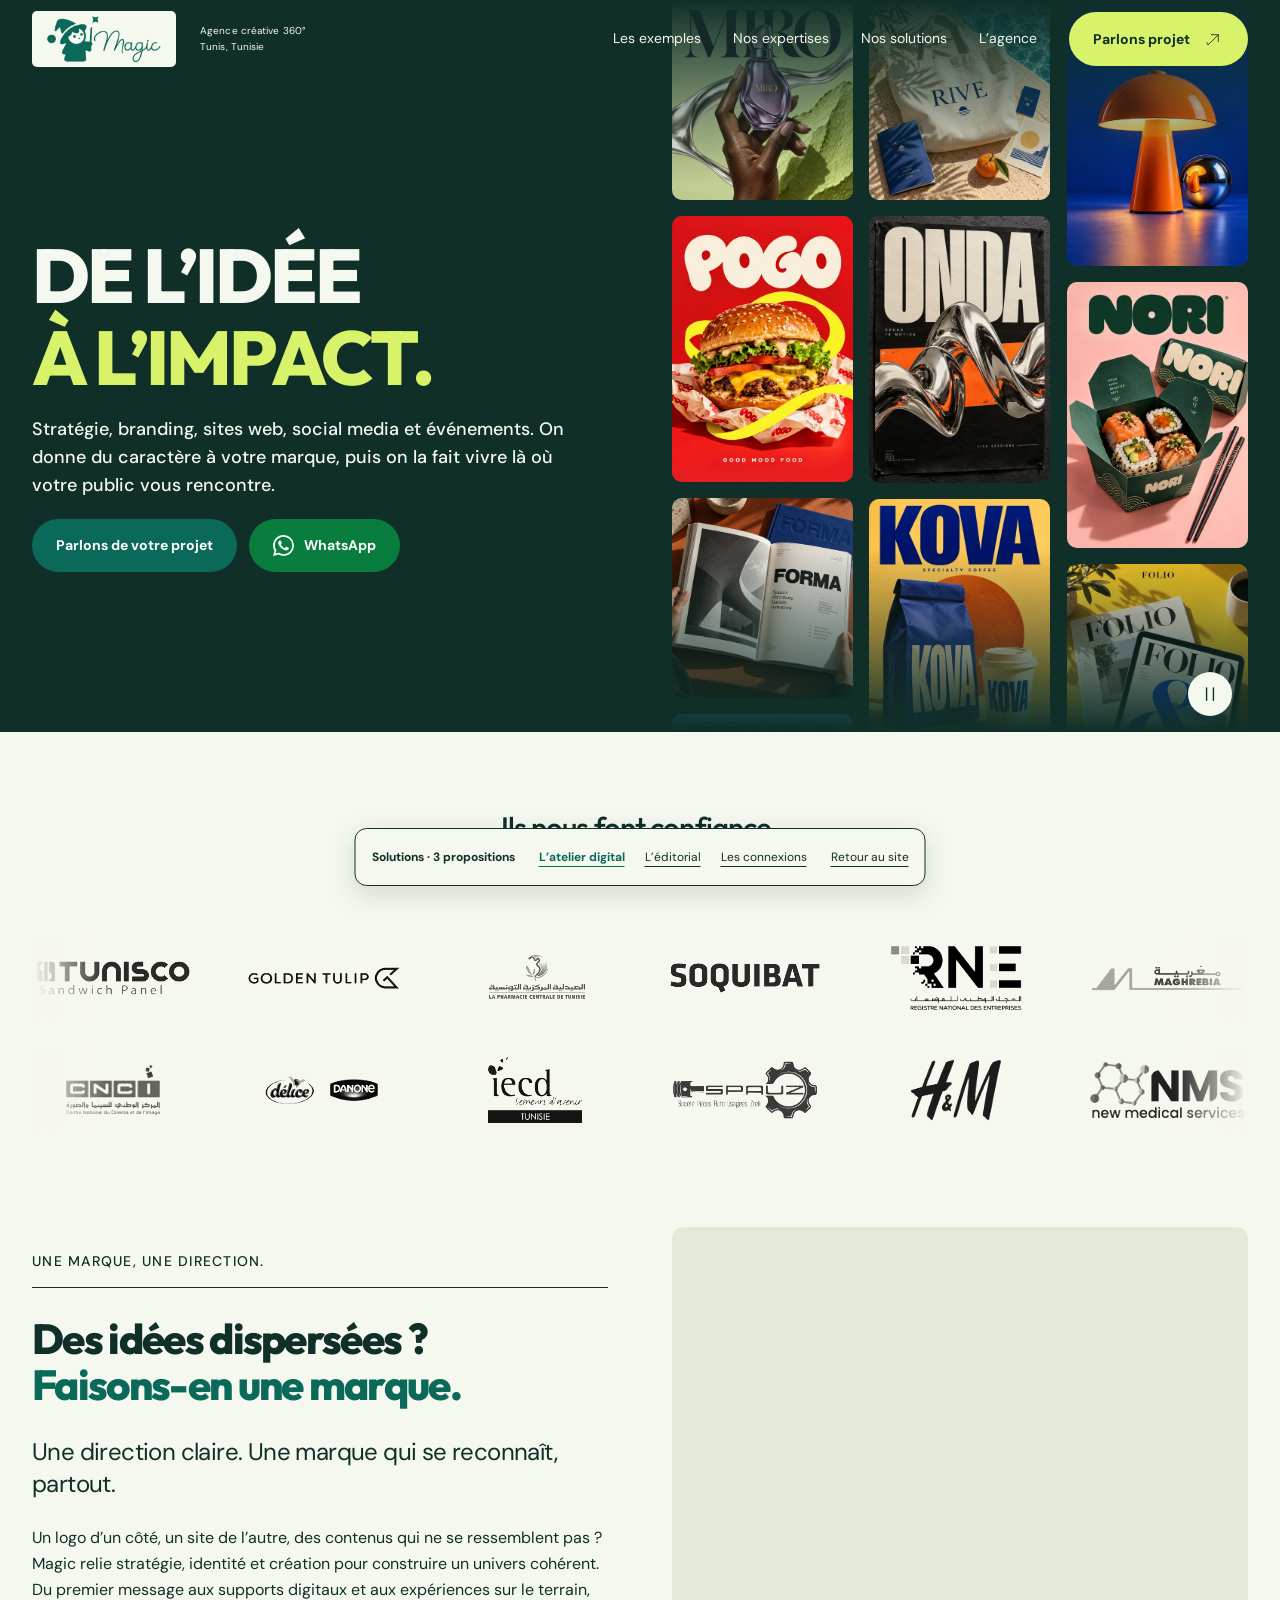
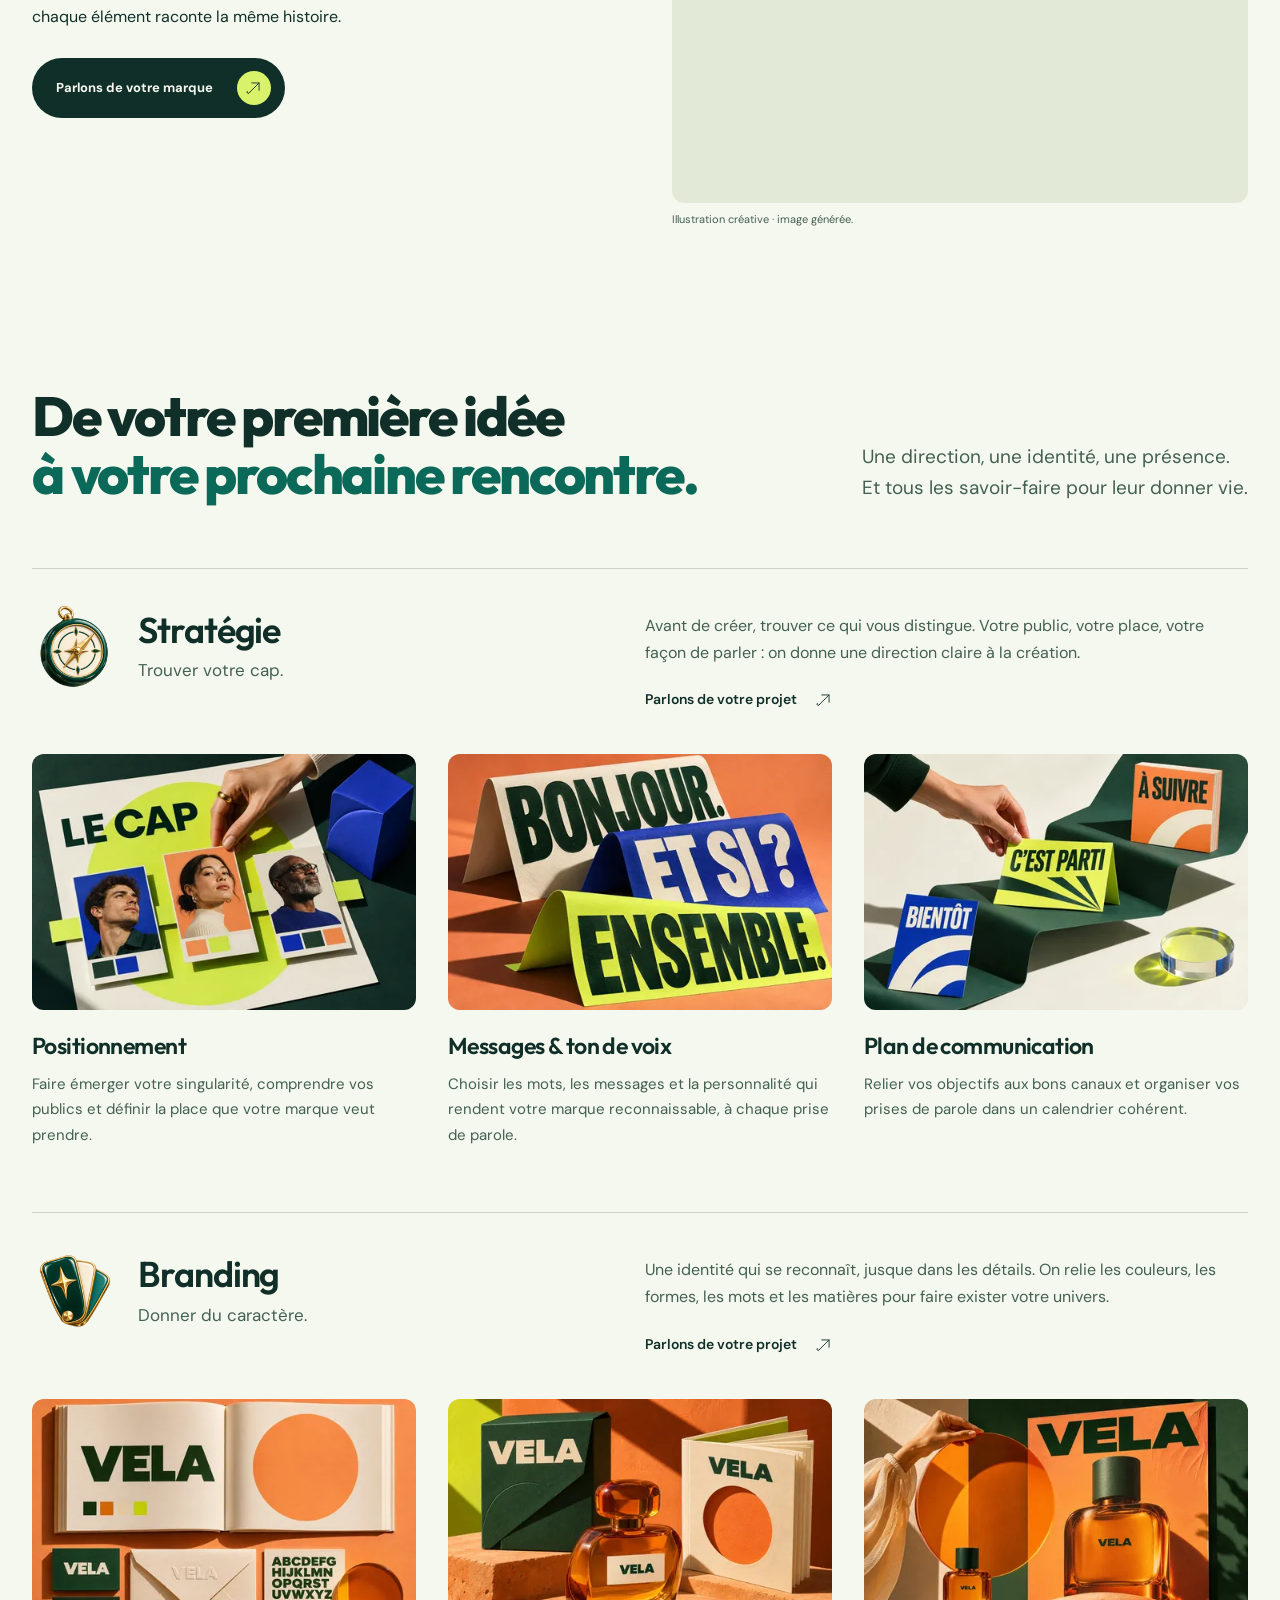
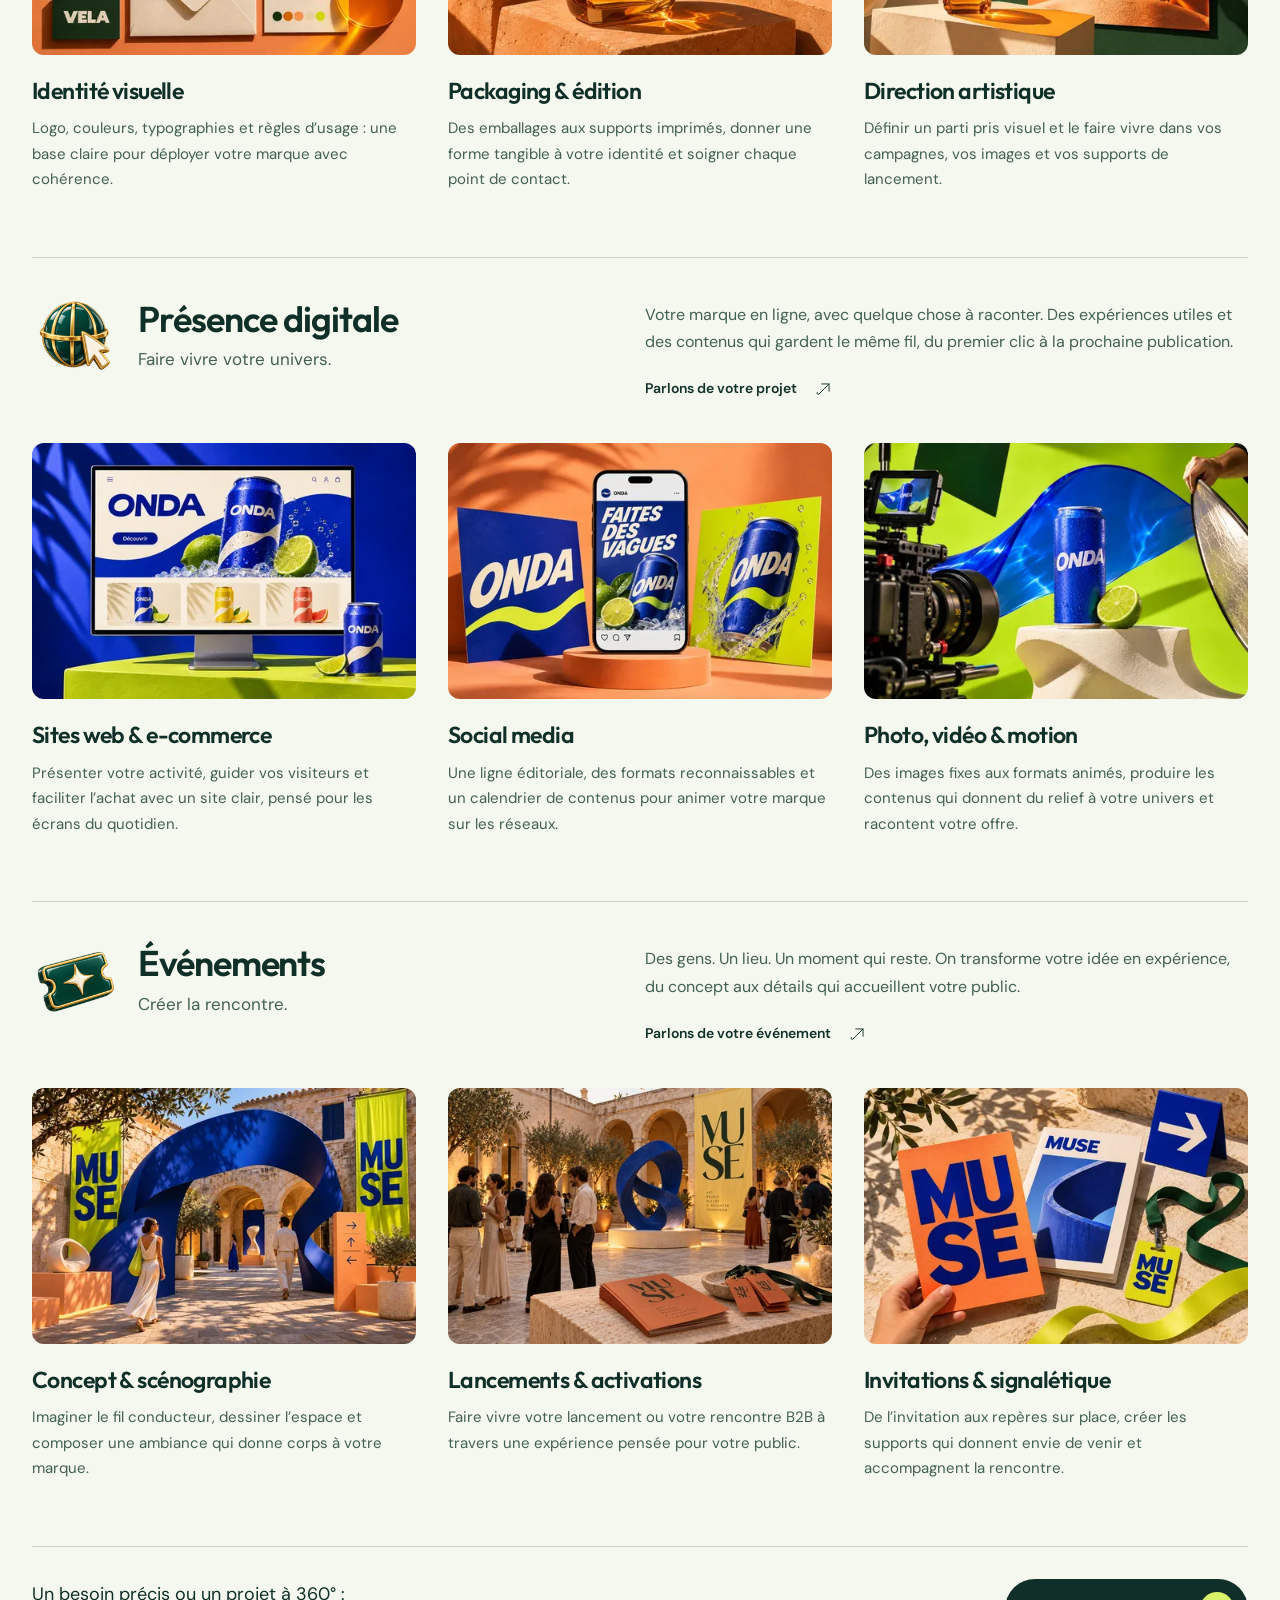
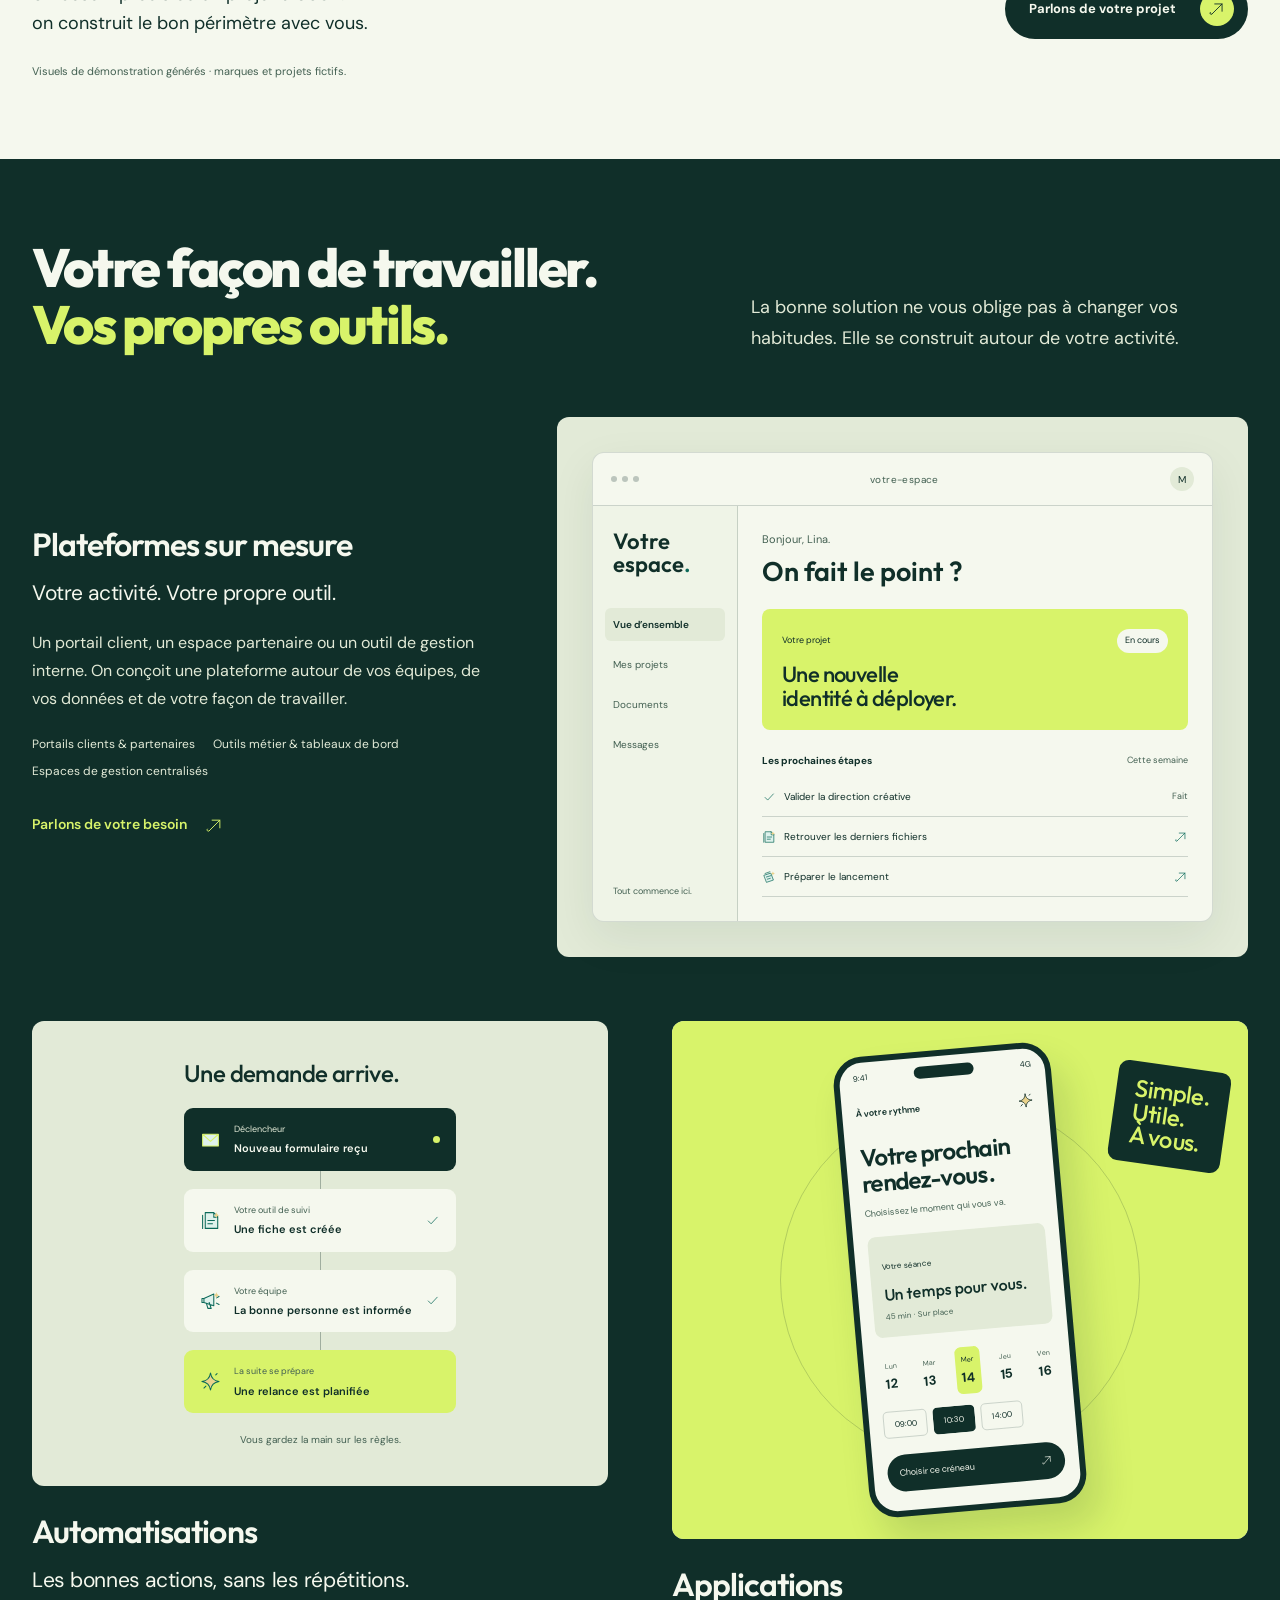
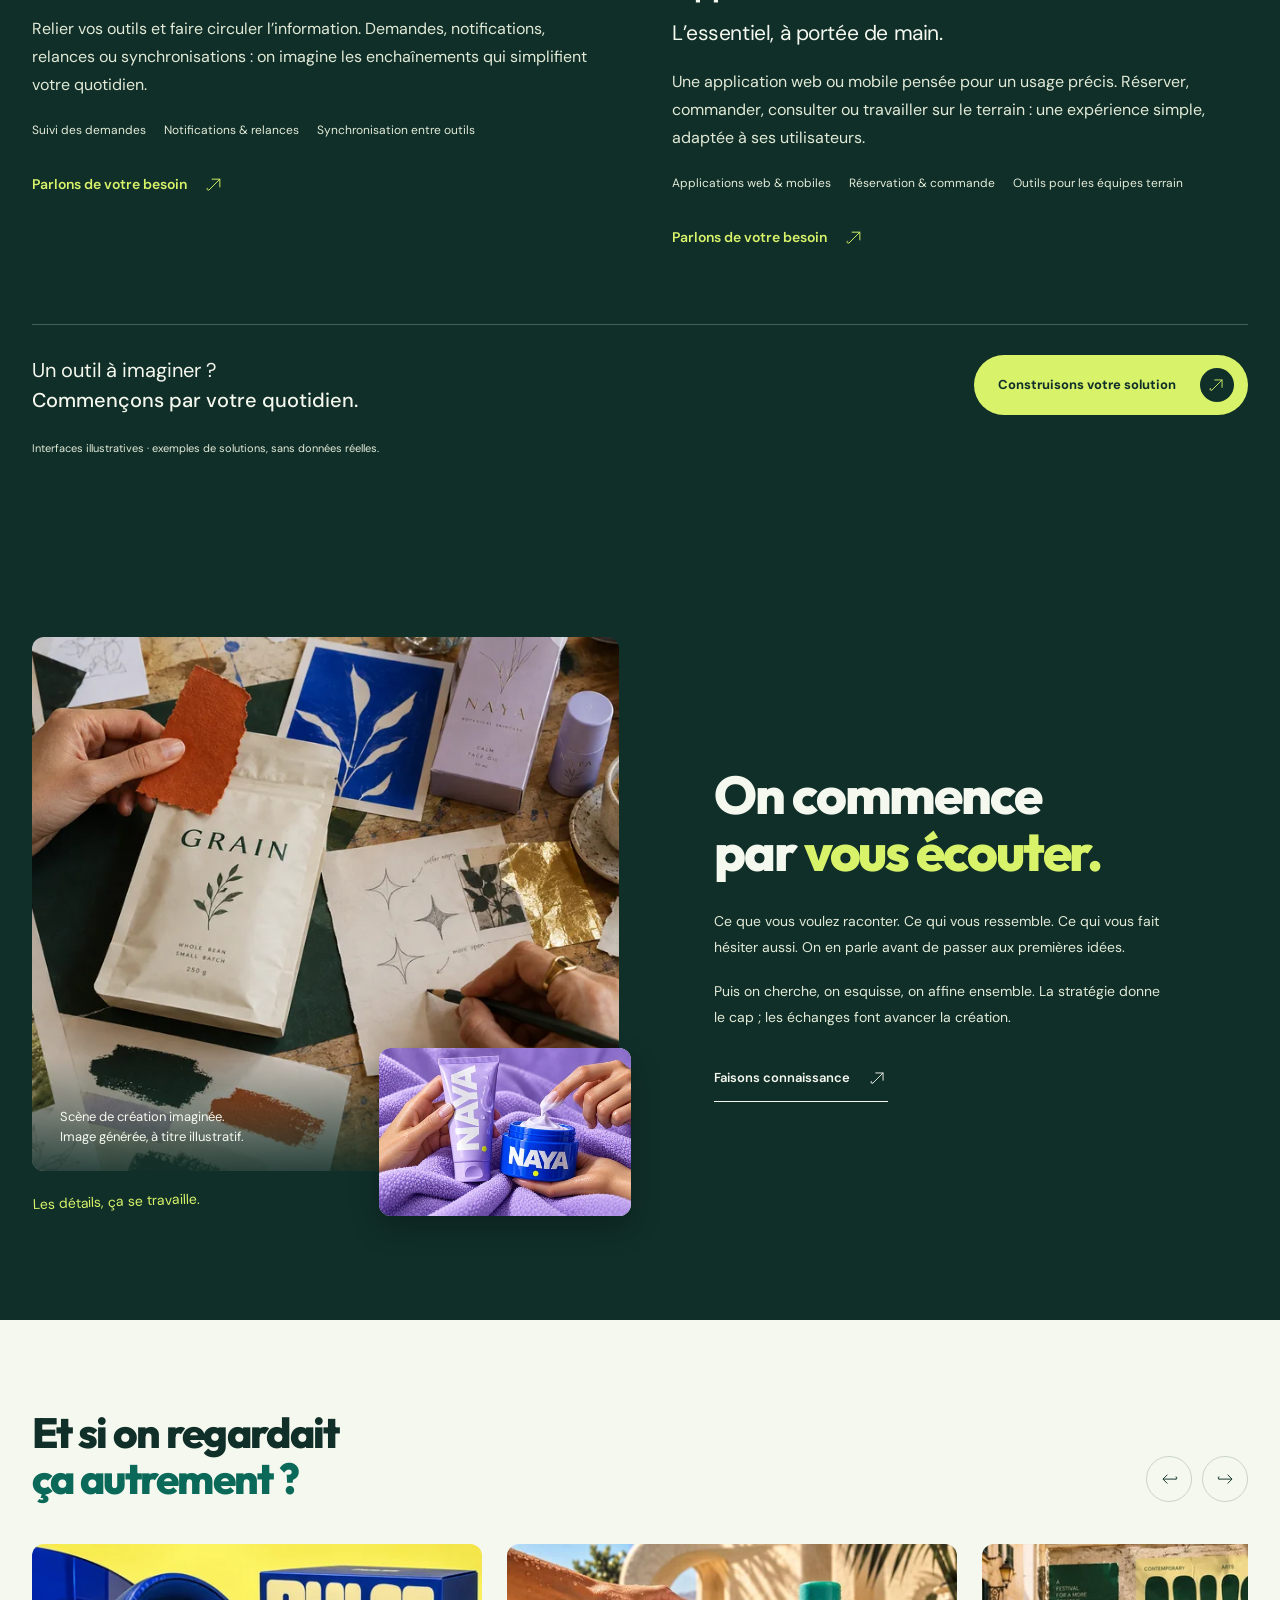
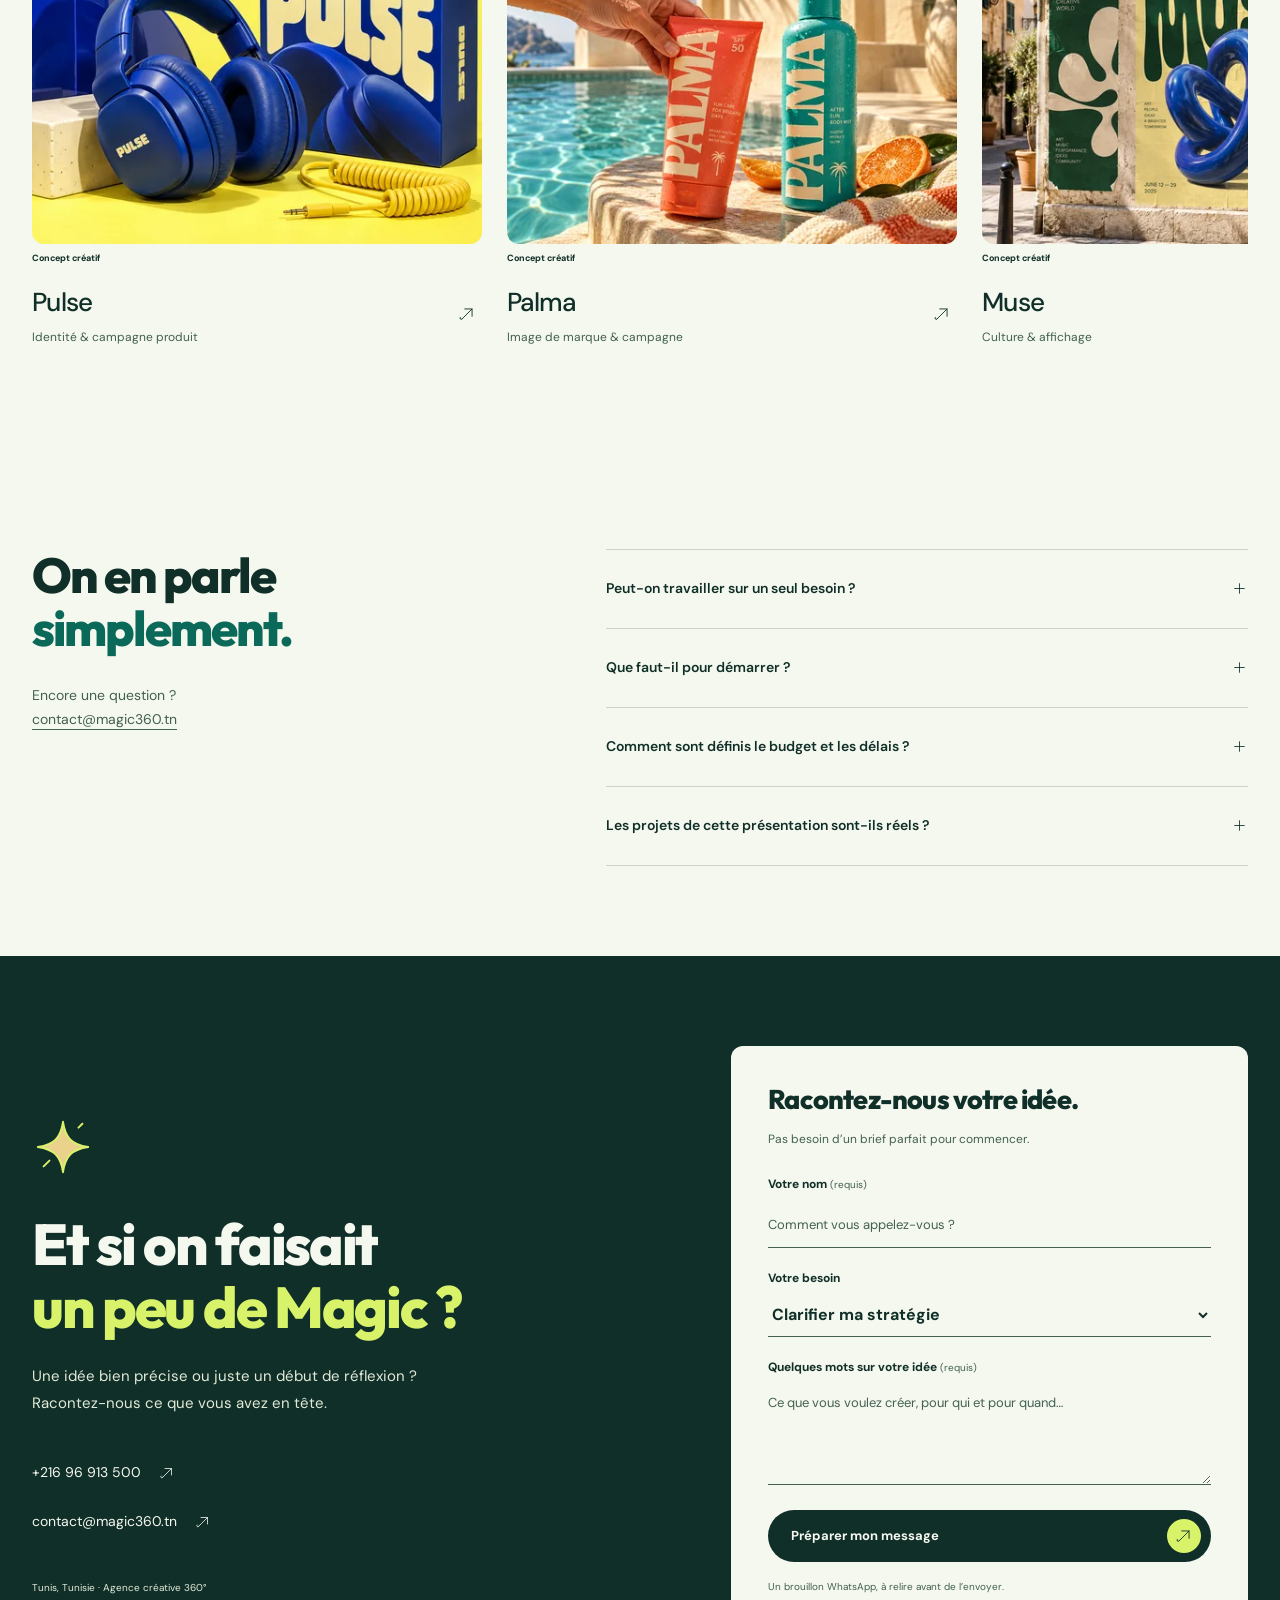
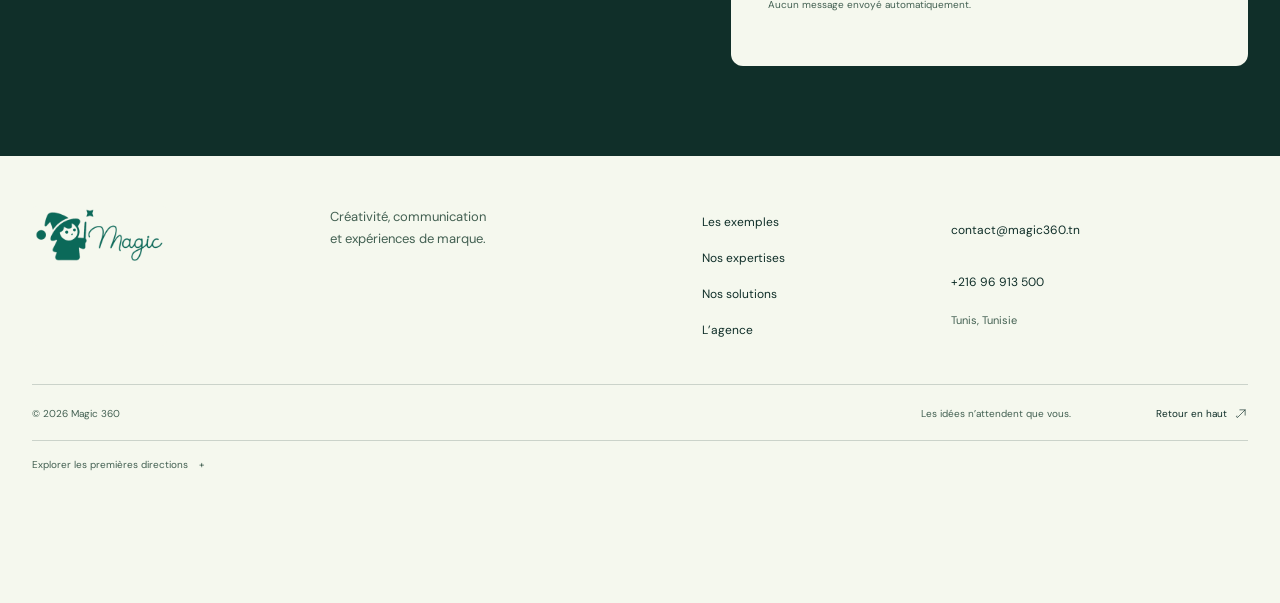
<file: directions/solutions-atelier/index.html>
<!doctype html>
<html lang="fr">
<head>
<meta charset="utf-8">
<meta name="viewport" content="width=device-width,initial-scale=1">
<meta name="theme-color" content="#102F29">
<meta name="robots" content="noindex, follow">
<title>L’atelier digital — Solutions | Magic 360</title>
<meta name="description" content="Branding, campagnes, digital et événementiel : Magic 360 réunit stratégie et création pour donner du caractère à votre marque en Tunisie.">
<link rel="canonical" href="https://magicbrandingco.com/">
<meta property="og:title" content="Magic 360 — Des idées qui prennent vie">
<meta property="og:description" content="Agence de communication et création à 360° en Tunisie.">
<meta property="og:image" content="https://magicbrandingco.com/assets/magic/naya-1400.webp">
<meta property="og:type" content="website">
<meta property="og:locale" content="fr_TN">
<link rel="icon" href="/magiclogo.png">
<link rel="preload" href="/assets/fonts/dm-sans-latin.woff2" as="font" type="font/woff2" crossorigin>
<link rel="preload" href="/assets/fonts/outfit-latin.woff2" as="font" type="font/woff2" crossorigin>
<link rel="stylesheet" href="/assets/fonts/magic-fonts.css?v=5838521dd9aa">
<link rel="stylesheet" href="/assets/magic.css?v=66bfb69ff8a2">
<script src="/assets/magic.js?v=a4de19dbe565" defer>
</script>
<script id="work-data" type="application/json">{"naya": {"title": "Naya", "category": "branding", "label": "Identité & direction artistique", "description": "Une marque de soin qui ose la couleur. Une identité, une direction produit et un langage visuel imaginés pour les mêmes moments de marque.", "deliverables": ["Identité visuelle", "Direction artistique", "Campagne produit"], "alt": "Concept Naya : soins lavande et bleu cobalt", "images": [{"key": "naya", "alt": "Concept Naya : soins lavande et bleu cobalt"}, {"key": "naya-hands", "alt": "Concept Naya : mains utilisant le tube lavande et le pot de crème bleu cobalt"}, {"key": "naya-campaign", "alt": "Concept Naya : affiche lavande, packaging et guide de marque"}, {"key": "naya-retail", "alt": "Concept Naya : présentoir lavande, soins bleu cobalt et sacs de marque"}]}, "kora": {"title": "Kora", "category": "campagne", "label": "Campagne & image de marque", "description": "Du mouvement dans l’image. Une exploration de campagne sport où la photographie produit et la typographie portent la même énergie.", "deliverables": ["Concept de campagne", "Création publicitaire", "Direction photo"], "alt": "Concept Kora : sneaker bleue sur une composition rouge et ivoire", "images": [{"key": "kora", "alt": "Concept Kora : sneaker bleue sur une composition rouge et ivoire"}, {"key": "kora-campaign", "alt": "Concept Kora : geste de laçage, sneakers bleues et campagne rouge et crème"}, {"key": "kora-detail", "alt": "Concept Kora : détail de sneaker bleue, boîte rouge et supports de marque"}, {"key": "kora-social", "alt": "Concept Kora : campagne digitale sur téléphone et sneakers bleues sur fond rouge"}]}, "saison": {"title": "Saison", "category": "branding", "label": "Packaging & campagne produit", "description": "Un lancement plein de caractère. Un système de packaging et des images de campagne qui donnent le goût de découvrir la marque.", "deliverables": ["Design packaging", "Campagne produit", "Contenus sociaux"], "alt": "Concept Saison : canettes et oranges sur une composition corail", "images": [{"key": "saison", "alt": "Concept Saison : canettes et oranges sur une composition corail"}, {"key": "saison-campaign", "alt": "Concept Saison : main tenant une canette et campagne orange et vert"}, {"key": "saison-social", "alt": "Concept Saison : campagne sociale sur téléphone, canettes et agrumes"}]}, "muse": {"title": "Muse", "category": "campagne", "label": "Culture & affichage", "description": "Un festival d’art fictif, une présence qui se remarque. La typographie et la matière deviennent un langage d’affichage cohérent.", "deliverables": ["Identité culturelle", "Affichage", "Campagne"], "alt": "Concept Muse : affiches culturelles avec sculpture bleue", "images": [{"key": "muse", "alt": "Concept Muse : affiches culturelles avec sculpture bleue"}, {"key": "muse-event", "alt": "Concept Muse : visiteurs dans une cour méditerranéenne, sculpture bleue et signalétique jaune"}, {"key": "muse-tickets", "alt": "Concept Muse : billets, programme jaune et bracelet de festival autour d’une sculpture bleue"}]}, "pulse": {"title": "Pulse", "category": "campagne", "label": "Identité & campagne produit", "description": "Un casque, une couleur, une présence. Une exploration où le bleu électrique et le jaune donnent une personnalité immédiate à un objet du quotidien.", "deliverables": ["Identité visuelle", "Packaging", "Campagne produit"], "alt": "Concept Pulse : casque bleu cobalt et packaging jaune et bleu", "images": [{"key": "pulse", "alt": "Concept Pulse : casque bleu cobalt et packaging jaune et bleu"}, {"key": "pulse-lifestyle", "alt": "Concept Pulse : portrait de campagne avec casque bleu et univers jaune"}, {"key": "pulse-posters", "alt": "Concept Pulse : affiche jaune et cobalt, casque et packaging audio"}, {"key": "pulse-web", "alt": "Concept Pulse : site web audio sur ordinateur, casque bleu et câble jaune"}]}, "grain": {"title": "Grain", "category": "branding", "label": "Packaging & direction artistique", "description": "Du papier froissé, un café et une couleur chaude. Une identité de café fictive pensée pour garder quelque chose de simple et de vivant dans chaque détail.", "deliverables": ["Identité de marque", "Packaging", "Direction photo"], "alt": "Concept Grain : sachets de café orange, tasse et main tenant un emballage", "images": [{"key": "grain", "alt": "Concept Grain : sachets de café orange, tasse et main tenant un emballage"}, {"key": "grain-strategy", "alt": "Concept Grain : main disposant des nuanciers, un sachet de café orange et des supports de marque"}, {"key": "grain-identity", "alt": "Concept Grain : packaging café orange, guide de marque et tasse imprimée"}]}, "palma": {"title": "Palma", "category": "campagne", "label": "Image de marque & campagne", "description": "Une lumière franche, de l’eau et un geste naturel. Un concept solaire où le produit entre dans une scène plutôt que de rester posé à côté.", "deliverables": ["Direction artistique", "Photographie de campagne", "Création publicitaire"], "alt": "Concept Palma : soins solaires corail et turquoise au bord d’une piscine", "images": [{"key": "palma", "alt": "Concept Palma : soins solaires corail et turquoise au bord d’une piscine"}, {"key": "palma-digital", "alt": "Concept Palma : site e-commerce sur ordinateur, contenus sociaux sur téléphone et tube de soin corail"}, {"key": "palma-campaign", "alt": "Concept Palma : tote bag, carte de campagne et soins corail et turquoise"}, {"key": "palma-summer", "alt": "Concept Palma : campagne solaire, produits corail et turquoise, serviette et affiche"}]}, "grain-strategy": {"title": "Grain, du fond à la forme", "category": "strategie", "label": "Stratégie & identité de marque", "description": "Exemple fictif : lancer un café de spécialité. Partir du public et de la personnalité de la marque, puis traduire ce cap en couleurs, en mots et en packaging.", "deliverables": ["Positionnement", "Territoire de marque", "Identité & packaging"], "alt": "Concept Grain : main disposant des nuanciers, un sachet de café orange et des supports de marque", "images": [{"key": "grain-strategy", "alt": "Concept Grain : main disposant des nuanciers, un sachet de café orange et des supports de marque"}, {"key": "grain", "alt": "Concept Grain : sachets de café orange, tasse et main tenant un emballage"}, {"key": "grain-identity", "alt": "Concept Grain : packaging café orange, guide de marque et tasse imprimée"}]}, "palma-digital": {"title": "Palma, sur tous les écrans", "category": "digital", "label": "Site web & social media", "description": "Exemple fictif : faire vivre une marque de soin en ligne. Un site pour découvrir les produits, une direction de contenu pour les réseaux sociaux et des visuels qui gardent la même personnalité.", "deliverables": ["Direction digitale", "Site e-commerce", "Contenus social media"], "alt": "Concept Palma : site e-commerce sur ordinateur, contenus sociaux sur téléphone et tube de soin corail", "images": [{"key": "palma", "alt": "Concept Palma : soins solaires corail et turquoise au bord d’une piscine"}, {"key": "palma-digital", "alt": "Concept Palma : site e-commerce sur ordinateur, contenus sociaux sur téléphone et tube de soin corail"}, {"key": "palma-campaign", "alt": "Concept Palma : tote bag, carte de campagne et soins corail et turquoise"}, {"key": "palma-summer", "alt": "Concept Palma : campagne solaire, produits corail et turquoise, serviette et affiche"}]}, "muse-event": {"title": "Muse, une marque qui se vit", "category": "experience", "label": "Événement & expérience de marque", "description": "Exemple fictif : donner rendez-vous autour d’un lancement culturel. Une idée de scénographie relie l’invitation, la signalétique, l’installation et les moments de rencontre.", "deliverables": ["Concept événementiel", "Scénographie", "Invitations & signalétique"], "alt": "Concept Muse : visiteurs dans une cour méditerranéenne, sculpture bleue et signalétique jaune", "images": [{"key": "muse", "alt": "Concept Muse : affiches culturelles avec sculpture bleue"}, {"key": "muse-event", "alt": "Concept Muse : visiteurs dans une cour méditerranéenne, sculpture bleue et signalétique jaune"}, {"key": "muse-tickets", "alt": "Concept Muse : billets, programme jaune et bracelet de festival autour d’une sculpture bleue"}]}}</script>
<script type="application/ld+json">{"@context":"https://schema.org","@type":"Organization","@id":"https://magicbrandingco.com/#organization","name":"Magic 360","url":"https://magicbrandingco.com/","logo":"https://magicbrandingco.com/magiclogo.png","telephone":"+21696913500","email":"contact@magic360.tn","address":{"@type":"PostalAddress","addressLocality":"Tunis","addressCountry":"TN"}}</script>
<link rel="stylesheet" href="/assets/service-editorial.css?v=6292b7cc643b">
<link rel="stylesheet" href="/assets/solution-variants.css?v=c239201e23da">
</head>
<body id="top">
<a class="skip-link" href="#main">Aller au contenu</a>
<header class="site-header">
<div class="container nav-layout">
<a class="brand" href="#top" aria-label="Magic 360 — accueil">
<img src="/assets/magic/magic-logo.png" alt="Magic" width="352" height="160">
</a>
<span class="brand-description">Agence créative 360°<br>Tunis, Tunisie</span>
<nav class="main-nav" id="main-nav" aria-label="Navigation principale">
<a href="#realisations">Les exemples</a>
<a href="#services">Nos expertises</a>
<a href="#solutions">Nos solutions</a>
<a href="#agence">L’agence</a>
</nav>
<a class="nav-cta" href="#contact">
<span>Parlons projet</span>
<span class="button-icon">
<svg class="magic-icon icon-up" viewBox="0 0 32 32" fill="none" stroke="currentColor" stroke-width="1.6" stroke-linecap="round" stroke-linejoin="round" aria-hidden="true">
<use href="/assets/magic-icons.svg#magic-up"/>
</svg>
</span>
</a>
<button class="menu-toggle" aria-controls="main-nav" aria-expanded="false" aria-label="Ouvrir le menu">
<svg class="magic-icon icon-menu" viewBox="0 0 32 32" fill="none" stroke="currentColor" stroke-width="1.6" stroke-linecap="round" stroke-linejoin="round" aria-hidden="true">
<use href="/assets/magic-icons.svg#magic-menu"/>
</svg>
</button>
</div>
</header>
<main id="main">
<section class="hero hero--impact">
<div class="container hero-layout">
<div class="hero-copy">
<h1>De l’idée<br>
<em>à l’impact.</em>
</h1>
<p>Stratégie, branding, sites web, social media et événements. On donne du caractère à votre marque, puis on la fait vivre là où votre public vous rencontre.</p>
<div class="hero-actions">
<a class="button hero-cta" href="#contact">Parlons de votre projet</a>
<a class="button hero-whatsapp" href="https://wa.me/21696913500" target="_blank" rel="noopener">
<svg class="magic-icon icon-whatsapp" viewBox="0 0 32 32" fill="none" stroke="currentColor" stroke-width="1.6" stroke-linecap="round" stroke-linejoin="round" aria-hidden="true">
<use href="/assets/magic-icons.svg#magic-whatsapp"/>
</svg>
<span>WhatsApp</span>
</a>
</div>
</div>
<div class="campaign-wall" aria-label="Mur de concepts créatifs">
<div class="wall-stage wall-stage--desktop" aria-hidden="true">
<div class="wall-lane lane-0">
<div class="wall-track" style="animation-duration:180s">
<div class="wall-group">
<div class="wall-tile" style="--art-ratio:0.9073724">
<img src="/assets/hero/miro-480.webp" srcset="/assets/hero/miro-480.webp 480w, /assets/hero/miro-900.webp 900w, /assets/hero/miro-1400.webp 1400w" sizes="(min-width:1650px) 244px, (min-width:1280px) 182px, 200px" width="480" height="529" alt="" loading="eager" decoding="async">
<span>MIRO</span>
</div>
<div class="wall-tile" style="--art-ratio:0.6808511">
<img src="/assets/hero/pogo-480.webp" srcset="/assets/hero/pogo-480.webp 480w, /assets/hero/pogo-900.webp 900w, /assets/hero/pogo-1400.webp 1400w" sizes="(min-width:1650px) 244px, (min-width:1280px) 182px, 200px" width="480" height="705" alt="" loading="eager" decoding="async">
<span>POGO</span>
</div>
<div class="wall-tile" style="--art-ratio:0.9073724">
<img src="/assets/hero/forma-480.webp" srcset="/assets/hero/forma-480.webp 480w, /assets/hero/forma-900.webp 900w, /assets/hero/forma-1400.webp 1400w" sizes="(min-width:1650px) 244px, (min-width:1280px) 182px, 200px" width="480" height="529" alt="" loading="eager" decoding="async">
<span>FORMA</span>
</div>
<div class="wall-tile" style="--art-ratio:0.6798867">
<img src="/assets/hero/tempo-480.webp" srcset="/assets/hero/tempo-480.webp 480w, /assets/hero/tempo-900.webp 900w, /assets/hero/tempo-1400.webp 1400w" sizes="(min-width:1650px) 244px, (min-width:1280px) 182px, 200px" width="480" height="706" alt="" loading="eager" decoding="async">
<span>TEMPO</span>
</div>
<div class="wall-tile" style="--art-ratio:1.0000000">
<img src="/assets/hero/bloom-480.webp" srcset="/assets/hero/bloom-480.webp 480w, /assets/hero/bloom-900.webp 900w, /assets/hero/bloom-1400.webp 1400w" sizes="(min-width:1650px) 244px, (min-width:1280px) 182px, 200px" width="480" height="480" alt="" loading="eager" decoding="async">
<span>BLOOM</span>
</div>
<div class="wall-tile" style="--art-ratio:0.9073724">
<img src="/assets/hero/miro-480.webp" srcset="/assets/hero/miro-480.webp 480w, /assets/hero/miro-900.webp 900w, /assets/hero/miro-1400.webp 1400w" sizes="(min-width:1650px) 244px, (min-width:1280px) 182px, 200px" width="480" height="529" alt="" loading="eager" decoding="async">
<span>MIRO</span>
</div>
<div class="wall-tile" style="--art-ratio:0.6808511">
<img src="/assets/hero/pogo-480.webp" srcset="/assets/hero/pogo-480.webp 480w, /assets/hero/pogo-900.webp 900w, /assets/hero/pogo-1400.webp 1400w" sizes="(min-width:1650px) 244px, (min-width:1280px) 182px, 200px" width="480" height="705" alt="" loading="eager" decoding="async">
<span>POGO</span>
</div>
<div class="wall-tile" style="--art-ratio:0.9073724">
<img src="/assets/hero/forma-480.webp" srcset="/assets/hero/forma-480.webp 480w, /assets/hero/forma-900.webp 900w, /assets/hero/forma-1400.webp 1400w" sizes="(min-width:1650px) 244px, (min-width:1280px) 182px, 200px" width="480" height="529" alt="" loading="eager" decoding="async">
<span>FORMA</span>
</div>
<div class="wall-tile" style="--art-ratio:0.6798867">
<img src="/assets/hero/tempo-480.webp" srcset="/assets/hero/tempo-480.webp 480w, /assets/hero/tempo-900.webp 900w, /assets/hero/tempo-1400.webp 1400w" sizes="(min-width:1650px) 244px, (min-width:1280px) 182px, 200px" width="480" height="706" alt="" loading="eager" decoding="async">
<span>TEMPO</span>
</div>
<div class="wall-tile" style="--art-ratio:1.0000000">
<img src="/assets/hero/bloom-480.webp" srcset="/assets/hero/bloom-480.webp 480w, /assets/hero/bloom-900.webp 900w, /assets/hero/bloom-1400.webp 1400w" sizes="(min-width:1650px) 244px, (min-width:1280px) 182px, 200px" width="480" height="480" alt="" loading="eager" decoding="async">
<span>BLOOM</span>
</div>
<div class="wall-tile" style="--art-ratio:0.9073724">
<img src="/assets/hero/miro-480.webp" srcset="/assets/hero/miro-480.webp 480w, /assets/hero/miro-900.webp 900w, /assets/hero/miro-1400.webp 1400w" sizes="(min-width:1650px) 244px, (min-width:1280px) 182px, 200px" width="480" height="529" alt="" loading="eager" decoding="async">
<span>MIRO</span>
</div>
<div class="wall-tile" style="--art-ratio:0.6808511">
<img src="/assets/hero/pogo-480.webp" srcset="/assets/hero/pogo-480.webp 480w, /assets/hero/pogo-900.webp 900w, /assets/hero/pogo-1400.webp 1400w" sizes="(min-width:1650px) 244px, (min-width:1280px) 182px, 200px" width="480" height="705" alt="" loading="eager" decoding="async">
<span>POGO</span>
</div>
<div class="wall-tile" style="--art-ratio:0.9073724">
<img src="/assets/hero/forma-480.webp" srcset="/assets/hero/forma-480.webp 480w, /assets/hero/forma-900.webp 900w, /assets/hero/forma-1400.webp 1400w" sizes="(min-width:1650px) 244px, (min-width:1280px) 182px, 200px" width="480" height="529" alt="" loading="eager" decoding="async">
<span>FORMA</span>
</div>
<div class="wall-tile" style="--art-ratio:0.6798867">
<img src="/assets/hero/tempo-480.webp" srcset="/assets/hero/tempo-480.webp 480w, /assets/hero/tempo-900.webp 900w, /assets/hero/tempo-1400.webp 1400w" sizes="(min-width:1650px) 244px, (min-width:1280px) 182px, 200px" width="480" height="706" alt="" loading="eager" decoding="async">
<span>TEMPO</span>
</div>
<div class="wall-tile" style="--art-ratio:1.0000000">
<img src="/assets/hero/bloom-480.webp" srcset="/assets/hero/bloom-480.webp 480w, /assets/hero/bloom-900.webp 900w, /assets/hero/bloom-1400.webp 1400w" sizes="(min-width:1650px) 244px, (min-width:1280px) 182px, 200px" width="480" height="480" alt="" loading="eager" decoding="async">
<span>BLOOM</span>
</div>
</div>
<div class="wall-group wall-copy" aria-hidden="true">
<div class="wall-tile" style="--art-ratio:0.9073724">
<img src="/assets/hero/miro-480.webp" srcset="/assets/hero/miro-480.webp 480w, /assets/hero/miro-900.webp 900w, /assets/hero/miro-1400.webp 1400w" sizes="(min-width:1650px) 244px, (min-width:1280px) 182px, 200px" width="480" height="529" alt="" loading="eager" decoding="async">
<span>MIRO</span>
</div>
<div class="wall-tile" style="--art-ratio:0.6808511">
<img src="/assets/hero/pogo-480.webp" srcset="/assets/hero/pogo-480.webp 480w, /assets/hero/pogo-900.webp 900w, /assets/hero/pogo-1400.webp 1400w" sizes="(min-width:1650px) 244px, (min-width:1280px) 182px, 200px" width="480" height="705" alt="" loading="eager" decoding="async">
<span>POGO</span>
</div>
<div class="wall-tile" style="--art-ratio:0.9073724">
<img src="/assets/hero/forma-480.webp" srcset="/assets/hero/forma-480.webp 480w, /assets/hero/forma-900.webp 900w, /assets/hero/forma-1400.webp 1400w" sizes="(min-width:1650px) 244px, (min-width:1280px) 182px, 200px" width="480" height="529" alt="" loading="eager" decoding="async">
<span>FORMA</span>
</div>
<div class="wall-tile" style="--art-ratio:0.6798867">
<img src="/assets/hero/tempo-480.webp" srcset="/assets/hero/tempo-480.webp 480w, /assets/hero/tempo-900.webp 900w, /assets/hero/tempo-1400.webp 1400w" sizes="(min-width:1650px) 244px, (min-width:1280px) 182px, 200px" width="480" height="706" alt="" loading="eager" decoding="async">
<span>TEMPO</span>
</div>
<div class="wall-tile" style="--art-ratio:1.0000000">
<img src="/assets/hero/bloom-480.webp" srcset="/assets/hero/bloom-480.webp 480w, /assets/hero/bloom-900.webp 900w, /assets/hero/bloom-1400.webp 1400w" sizes="(min-width:1650px) 244px, (min-width:1280px) 182px, 200px" width="480" height="480" alt="" loading="eager" decoding="async">
<span>BLOOM</span>
</div>
<div class="wall-tile" style="--art-ratio:0.9073724">
<img src="/assets/hero/miro-480.webp" srcset="/assets/hero/miro-480.webp 480w, /assets/hero/miro-900.webp 900w, /assets/hero/miro-1400.webp 1400w" sizes="(min-width:1650px) 244px, (min-width:1280px) 182px, 200px" width="480" height="529" alt="" loading="eager" decoding="async">
<span>MIRO</span>
</div>
<div class="wall-tile" style="--art-ratio:0.6808511">
<img src="/assets/hero/pogo-480.webp" srcset="/assets/hero/pogo-480.webp 480w, /assets/hero/pogo-900.webp 900w, /assets/hero/pogo-1400.webp 1400w" sizes="(min-width:1650px) 244px, (min-width:1280px) 182px, 200px" width="480" height="705" alt="" loading="eager" decoding="async">
<span>POGO</span>
</div>
<div class="wall-tile" style="--art-ratio:0.9073724">
<img src="/assets/hero/forma-480.webp" srcset="/assets/hero/forma-480.webp 480w, /assets/hero/forma-900.webp 900w, /assets/hero/forma-1400.webp 1400w" sizes="(min-width:1650px) 244px, (min-width:1280px) 182px, 200px" width="480" height="529" alt="" loading="eager" decoding="async">
<span>FORMA</span>
</div>
<div class="wall-tile" style="--art-ratio:0.6798867">
<img src="/assets/hero/tempo-480.webp" srcset="/assets/hero/tempo-480.webp 480w, /assets/hero/tempo-900.webp 900w, /assets/hero/tempo-1400.webp 1400w" sizes="(min-width:1650px) 244px, (min-width:1280px) 182px, 200px" width="480" height="706" alt="" loading="eager" decoding="async">
<span>TEMPO</span>
</div>
<div class="wall-tile" style="--art-ratio:1.0000000">
<img src="/assets/hero/bloom-480.webp" srcset="/assets/hero/bloom-480.webp 480w, /assets/hero/bloom-900.webp 900w, /assets/hero/bloom-1400.webp 1400w" sizes="(min-width:1650px) 244px, (min-width:1280px) 182px, 200px" width="480" height="480" alt="" loading="eager" decoding="async">
<span>BLOOM</span>
</div>
<div class="wall-tile" style="--art-ratio:0.9073724">
<img src="/assets/hero/miro-480.webp" srcset="/assets/hero/miro-480.webp 480w, /assets/hero/miro-900.webp 900w, /assets/hero/miro-1400.webp 1400w" sizes="(min-width:1650px) 244px, (min-width:1280px) 182px, 200px" width="480" height="529" alt="" loading="eager" decoding="async">
<span>MIRO</span>
</div>
<div class="wall-tile" style="--art-ratio:0.6808511">
<img src="/assets/hero/pogo-480.webp" srcset="/assets/hero/pogo-480.webp 480w, /assets/hero/pogo-900.webp 900w, /assets/hero/pogo-1400.webp 1400w" sizes="(min-width:1650px) 244px, (min-width:1280px) 182px, 200px" width="480" height="705" alt="" loading="eager" decoding="async">
<span>POGO</span>
</div>
<div class="wall-tile" style="--art-ratio:0.9073724">
<img src="/assets/hero/forma-480.webp" srcset="/assets/hero/forma-480.webp 480w, /assets/hero/forma-900.webp 900w, /assets/hero/forma-1400.webp 1400w" sizes="(min-width:1650px) 244px, (min-width:1280px) 182px, 200px" width="480" height="529" alt="" loading="eager" decoding="async">
<span>FORMA</span>
</div>
<div class="wall-tile" style="--art-ratio:0.6798867">
<img src="/assets/hero/tempo-480.webp" srcset="/assets/hero/tempo-480.webp 480w, /assets/hero/tempo-900.webp 900w, /assets/hero/tempo-1400.webp 1400w" sizes="(min-width:1650px) 244px, (min-width:1280px) 182px, 200px" width="480" height="706" alt="" loading="eager" decoding="async">
<span>TEMPO</span>
</div>
<div class="wall-tile" style="--art-ratio:1.0000000">
<img src="/assets/hero/bloom-480.webp" srcset="/assets/hero/bloom-480.webp 480w, /assets/hero/bloom-900.webp 900w, /assets/hero/bloom-1400.webp 1400w" sizes="(min-width:1650px) 244px, (min-width:1280px) 182px, 200px" width="480" height="480" alt="" loading="eager" decoding="async">
<span>BLOOM</span>
</div>
</div>
</div>
</div>
<div class="wall-lane lane-1">
<div class="wall-track" style="animation-duration:180s">
<div class="wall-group">
<div class="wall-tile" style="--art-ratio:0.9073724">
<img src="/assets/hero/rive-480.webp" srcset="/assets/hero/rive-480.webp 480w, /assets/hero/rive-900.webp 900w, /assets/hero/rive-1400.webp 1400w" sizes="(min-width:1650px) 244px, (min-width:1280px) 182px, 200px" width="480" height="529" alt="" loading="eager" decoding="async">
<span>RIVE</span>
</div>
<div class="wall-tile" style="--art-ratio:0.6798867">
<img src="/assets/hero/onda-480.webp" srcset="/assets/hero/onda-480.webp 480w, /assets/hero/onda-900.webp 900w, /assets/hero/onda-1400.webp 1400w" sizes="(min-width:1650px) 244px, (min-width:1280px) 182px, 200px" width="480" height="706" alt="" loading="eager" decoding="async">
<span>ONDA</span>
</div>
<div class="wall-tile" style="--art-ratio:0.6808511">
<img src="/assets/hero/kova-480.webp" srcset="/assets/hero/kova-480.webp 480w, /assets/hero/kova-900.webp 900w, /assets/hero/kova-1400.webp 1400w" sizes="(min-width:1650px) 244px, (min-width:1280px) 182px, 200px" width="480" height="705" alt="" loading="eager" decoding="async">
<span>KOVA</span>
</div>
<div class="wall-tile" style="--art-ratio:0.6818182">
<img src="/assets/hero/tera-480.webp" srcset="/assets/hero/tera-480.webp 480w, /assets/hero/tera-900.webp 900w, /assets/hero/tera-1400.webp 1400w" sizes="(min-width:1650px) 244px, (min-width:1280px) 182px, 200px" width="480" height="704" alt="" loading="eager" decoding="async">
<span>TERA</span>
</div>
<div class="wall-tile" style="--art-ratio:0.9073724">
<img src="/assets/hero/orbit-480.webp" srcset="/assets/hero/orbit-480.webp 480w, /assets/hero/orbit-900.webp 900w, /assets/hero/orbit-1400.webp 1400w" sizes="(min-width:1650px) 244px, (min-width:1280px) 182px, 200px" width="480" height="529" alt="" loading="eager" decoding="async">
<span>ORBIT</span>
</div>
<div class="wall-tile" style="--art-ratio:0.9073724">
<img src="/assets/hero/rive-480.webp" srcset="/assets/hero/rive-480.webp 480w, /assets/hero/rive-900.webp 900w, /assets/hero/rive-1400.webp 1400w" sizes="(min-width:1650px) 244px, (min-width:1280px) 182px, 200px" width="480" height="529" alt="" loading="eager" decoding="async">
<span>RIVE</span>
</div>
<div class="wall-tile" style="--art-ratio:0.6798867">
<img src="/assets/hero/onda-480.webp" srcset="/assets/hero/onda-480.webp 480w, /assets/hero/onda-900.webp 900w, /assets/hero/onda-1400.webp 1400w" sizes="(min-width:1650px) 244px, (min-width:1280px) 182px, 200px" width="480" height="706" alt="" loading="eager" decoding="async">
<span>ONDA</span>
</div>
<div class="wall-tile" style="--art-ratio:0.6808511">
<img src="/assets/hero/kova-480.webp" srcset="/assets/hero/kova-480.webp 480w, /assets/hero/kova-900.webp 900w, /assets/hero/kova-1400.webp 1400w" sizes="(min-width:1650px) 244px, (min-width:1280px) 182px, 200px" width="480" height="705" alt="" loading="eager" decoding="async">
<span>KOVA</span>
</div>
<div class="wall-tile" style="--art-ratio:0.6818182">
<img src="/assets/hero/tera-480.webp" srcset="/assets/hero/tera-480.webp 480w, /assets/hero/tera-900.webp 900w, /assets/hero/tera-1400.webp 1400w" sizes="(min-width:1650px) 244px, (min-width:1280px) 182px, 200px" width="480" height="704" alt="" loading="eager" decoding="async">
<span>TERA</span>
</div>
<div class="wall-tile" style="--art-ratio:0.9073724">
<img src="/assets/hero/orbit-480.webp" srcset="/assets/hero/orbit-480.webp 480w, /assets/hero/orbit-900.webp 900w, /assets/hero/orbit-1400.webp 1400w" sizes="(min-width:1650px) 244px, (min-width:1280px) 182px, 200px" width="480" height="529" alt="" loading="eager" decoding="async">
<span>ORBIT</span>
</div>
<div class="wall-tile" style="--art-ratio:0.9073724">
<img src="/assets/hero/rive-480.webp" srcset="/assets/hero/rive-480.webp 480w, /assets/hero/rive-900.webp 900w, /assets/hero/rive-1400.webp 1400w" sizes="(min-width:1650px) 244px, (min-width:1280px) 182px, 200px" width="480" height="529" alt="" loading="eager" decoding="async">
<span>RIVE</span>
</div>
<div class="wall-tile" style="--art-ratio:0.6798867">
<img src="/assets/hero/onda-480.webp" srcset="/assets/hero/onda-480.webp 480w, /assets/hero/onda-900.webp 900w, /assets/hero/onda-1400.webp 1400w" sizes="(min-width:1650px) 244px, (min-width:1280px) 182px, 200px" width="480" height="706" alt="" loading="eager" decoding="async">
<span>ONDA</span>
</div>
<div class="wall-tile" style="--art-ratio:0.6808511">
<img src="/assets/hero/kova-480.webp" srcset="/assets/hero/kova-480.webp 480w, /assets/hero/kova-900.webp 900w, /assets/hero/kova-1400.webp 1400w" sizes="(min-width:1650px) 244px, (min-width:1280px) 182px, 200px" width="480" height="705" alt="" loading="eager" decoding="async">
<span>KOVA</span>
</div>
<div class="wall-tile" style="--art-ratio:0.6818182">
<img src="/assets/hero/tera-480.webp" srcset="/assets/hero/tera-480.webp 480w, /assets/hero/tera-900.webp 900w, /assets/hero/tera-1400.webp 1400w" sizes="(min-width:1650px) 244px, (min-width:1280px) 182px, 200px" width="480" height="704" alt="" loading="eager" decoding="async">
<span>TERA</span>
</div>
<div class="wall-tile" style="--art-ratio:0.9073724">
<img src="/assets/hero/orbit-480.webp" srcset="/assets/hero/orbit-480.webp 480w, /assets/hero/orbit-900.webp 900w, /assets/hero/orbit-1400.webp 1400w" sizes="(min-width:1650px) 244px, (min-width:1280px) 182px, 200px" width="480" height="529" alt="" loading="eager" decoding="async">
<span>ORBIT</span>
</div>
</div>
<div class="wall-group wall-copy" aria-hidden="true">
<div class="wall-tile" style="--art-ratio:0.9073724">
<img src="/assets/hero/rive-480.webp" srcset="/assets/hero/rive-480.webp 480w, /assets/hero/rive-900.webp 900w, /assets/hero/rive-1400.webp 1400w" sizes="(min-width:1650px) 244px, (min-width:1280px) 182px, 200px" width="480" height="529" alt="" loading="eager" decoding="async">
<span>RIVE</span>
</div>
<div class="wall-tile" style="--art-ratio:0.6798867">
<img src="/assets/hero/onda-480.webp" srcset="/assets/hero/onda-480.webp 480w, /assets/hero/onda-900.webp 900w, /assets/hero/onda-1400.webp 1400w" sizes="(min-width:1650px) 244px, (min-width:1280px) 182px, 200px" width="480" height="706" alt="" loading="eager" decoding="async">
<span>ONDA</span>
</div>
<div class="wall-tile" style="--art-ratio:0.6808511">
<img src="/assets/hero/kova-480.webp" srcset="/assets/hero/kova-480.webp 480w, /assets/hero/kova-900.webp 900w, /assets/hero/kova-1400.webp 1400w" sizes="(min-width:1650px) 244px, (min-width:1280px) 182px, 200px" width="480" height="705" alt="" loading="eager" decoding="async">
<span>KOVA</span>
</div>
<div class="wall-tile" style="--art-ratio:0.6818182">
<img src="/assets/hero/tera-480.webp" srcset="/assets/hero/tera-480.webp 480w, /assets/hero/tera-900.webp 900w, /assets/hero/tera-1400.webp 1400w" sizes="(min-width:1650px) 244px, (min-width:1280px) 182px, 200px" width="480" height="704" alt="" loading="eager" decoding="async">
<span>TERA</span>
</div>
<div class="wall-tile" style="--art-ratio:0.9073724">
<img src="/assets/hero/orbit-480.webp" srcset="/assets/hero/orbit-480.webp 480w, /assets/hero/orbit-900.webp 900w, /assets/hero/orbit-1400.webp 1400w" sizes="(min-width:1650px) 244px, (min-width:1280px) 182px, 200px" width="480" height="529" alt="" loading="eager" decoding="async">
<span>ORBIT</span>
</div>
<div class="wall-tile" style="--art-ratio:0.9073724">
<img src="/assets/hero/rive-480.webp" srcset="/assets/hero/rive-480.webp 480w, /assets/hero/rive-900.webp 900w, /assets/hero/rive-1400.webp 1400w" sizes="(min-width:1650px) 244px, (min-width:1280px) 182px, 200px" width="480" height="529" alt="" loading="eager" decoding="async">
<span>RIVE</span>
</div>
<div class="wall-tile" style="--art-ratio:0.6798867">
<img src="/assets/hero/onda-480.webp" srcset="/assets/hero/onda-480.webp 480w, /assets/hero/onda-900.webp 900w, /assets/hero/onda-1400.webp 1400w" sizes="(min-width:1650px) 244px, (min-width:1280px) 182px, 200px" width="480" height="706" alt="" loading="eager" decoding="async">
<span>ONDA</span>
</div>
<div class="wall-tile" style="--art-ratio:0.6808511">
<img src="/assets/hero/kova-480.webp" srcset="/assets/hero/kova-480.webp 480w, /assets/hero/kova-900.webp 900w, /assets/hero/kova-1400.webp 1400w" sizes="(min-width:1650px) 244px, (min-width:1280px) 182px, 200px" width="480" height="705" alt="" loading="eager" decoding="async">
<span>KOVA</span>
</div>
<div class="wall-tile" style="--art-ratio:0.6818182">
<img src="/assets/hero/tera-480.webp" srcset="/assets/hero/tera-480.webp 480w, /assets/hero/tera-900.webp 900w, /assets/hero/tera-1400.webp 1400w" sizes="(min-width:1650px) 244px, (min-width:1280px) 182px, 200px" width="480" height="704" alt="" loading="eager" decoding="async">
<span>TERA</span>
</div>
<div class="wall-tile" style="--art-ratio:0.9073724">
<img src="/assets/hero/orbit-480.webp" srcset="/assets/hero/orbit-480.webp 480w, /assets/hero/orbit-900.webp 900w, /assets/hero/orbit-1400.webp 1400w" sizes="(min-width:1650px) 244px, (min-width:1280px) 182px, 200px" width="480" height="529" alt="" loading="eager" decoding="async">
<span>ORBIT</span>
</div>
<div class="wall-tile" style="--art-ratio:0.9073724">
<img src="/assets/hero/rive-480.webp" srcset="/assets/hero/rive-480.webp 480w, /assets/hero/rive-900.webp 900w, /assets/hero/rive-1400.webp 1400w" sizes="(min-width:1650px) 244px, (min-width:1280px) 182px, 200px" width="480" height="529" alt="" loading="eager" decoding="async">
<span>RIVE</span>
</div>
<div class="wall-tile" style="--art-ratio:0.6798867">
<img src="/assets/hero/onda-480.webp" srcset="/assets/hero/onda-480.webp 480w, /assets/hero/onda-900.webp 900w, /assets/hero/onda-1400.webp 1400w" sizes="(min-width:1650px) 244px, (min-width:1280px) 182px, 200px" width="480" height="706" alt="" loading="eager" decoding="async">
<span>ONDA</span>
</div>
<div class="wall-tile" style="--art-ratio:0.6808511">
<img src="/assets/hero/kova-480.webp" srcset="/assets/hero/kova-480.webp 480w, /assets/hero/kova-900.webp 900w, /assets/hero/kova-1400.webp 1400w" sizes="(min-width:1650px) 244px, (min-width:1280px) 182px, 200px" width="480" height="705" alt="" loading="eager" decoding="async">
<span>KOVA</span>
</div>
<div class="wall-tile" style="--art-ratio:0.6818182">
<img src="/assets/hero/tera-480.webp" srcset="/assets/hero/tera-480.webp 480w, /assets/hero/tera-900.webp 900w, /assets/hero/tera-1400.webp 1400w" sizes="(min-width:1650px) 244px, (min-width:1280px) 182px, 200px" width="480" height="704" alt="" loading="eager" decoding="async">
<span>TERA</span>
</div>
<div class="wall-tile" style="--art-ratio:0.9073724">
<img src="/assets/hero/orbit-480.webp" srcset="/assets/hero/orbit-480.webp 480w, /assets/hero/orbit-900.webp 900w, /assets/hero/orbit-1400.webp 1400w" sizes="(min-width:1650px) 244px, (min-width:1280px) 182px, 200px" width="480" height="529" alt="" loading="eager" decoding="async">
<span>ORBIT</span>
</div>
</div>
</div>
</div>
<div class="wall-lane lane-2">
<div class="wall-track" style="animation-duration:144s">
<div class="wall-group">
<div class="wall-tile" style="--art-ratio:0.6827881">
<img src="/assets/hero/luma-480.webp" srcset="/assets/hero/luma-480.webp 480w, /assets/hero/luma-900.webp 900w, /assets/hero/luma-1400.webp 1400w" sizes="(min-width:1650px) 244px, (min-width:1280px) 182px, 200px" width="480" height="703" alt="" loading="eager" decoding="async">
<span>LUMA</span>
</div>
<div class="wall-tile" style="--art-ratio:0.6798867">
<img src="/assets/hero/nori-480.webp" srcset="/assets/hero/nori-480.webp 480w, /assets/hero/nori-900.webp 900w, /assets/hero/nori-1400.webp 1400w" sizes="(min-width:1650px) 244px, (min-width:1280px) 182px, 200px" width="480" height="706" alt="" loading="eager" decoding="async">
<span>NORI</span>
</div>
<div class="wall-tile" style="--art-ratio:0.6808511">
<img src="/assets/hero/folio-480.webp" srcset="/assets/hero/folio-480.webp 480w, /assets/hero/folio-900.webp 900w, /assets/hero/folio-1400.webp 1400w" sizes="(min-width:1650px) 244px, (min-width:1280px) 182px, 200px" width="480" height="705" alt="" loading="eager" decoding="async">
<span>FOLIO</span>
</div>
<div class="wall-tile" style="--art-ratio:0.6808511">
<img src="/assets/hero/vela-480.webp" srcset="/assets/hero/vela-480.webp 480w, /assets/hero/vela-900.webp 900w, /assets/hero/vela-1400.webp 1400w" sizes="(min-width:1650px) 244px, (min-width:1280px) 182px, 200px" width="480" height="705" alt="" loading="eager" decoding="async">
<span>VELA</span>
</div>
<div class="wall-tile" style="--art-ratio:0.6827881">
<img src="/assets/hero/luma-480.webp" srcset="/assets/hero/luma-480.webp 480w, /assets/hero/luma-900.webp 900w, /assets/hero/luma-1400.webp 1400w" sizes="(min-width:1650px) 244px, (min-width:1280px) 182px, 200px" width="480" height="703" alt="" loading="eager" decoding="async">
<span>LUMA</span>
</div>
<div class="wall-tile" style="--art-ratio:0.6798867">
<img src="/assets/hero/nori-480.webp" srcset="/assets/hero/nori-480.webp 480w, /assets/hero/nori-900.webp 900w, /assets/hero/nori-1400.webp 1400w" sizes="(min-width:1650px) 244px, (min-width:1280px) 182px, 200px" width="480" height="706" alt="" loading="eager" decoding="async">
<span>NORI</span>
</div>
<div class="wall-tile" style="--art-ratio:0.6808511">
<img src="/assets/hero/folio-480.webp" srcset="/assets/hero/folio-480.webp 480w, /assets/hero/folio-900.webp 900w, /assets/hero/folio-1400.webp 1400w" sizes="(min-width:1650px) 244px, (min-width:1280px) 182px, 200px" width="480" height="705" alt="" loading="eager" decoding="async">
<span>FOLIO</span>
</div>
<div class="wall-tile" style="--art-ratio:0.6808511">
<img src="/assets/hero/vela-480.webp" srcset="/assets/hero/vela-480.webp 480w, /assets/hero/vela-900.webp 900w, /assets/hero/vela-1400.webp 1400w" sizes="(min-width:1650px) 244px, (min-width:1280px) 182px, 200px" width="480" height="705" alt="" loading="eager" decoding="async">
<span>VELA</span>
</div>
<div class="wall-tile" style="--art-ratio:0.6827881">
<img src="/assets/hero/luma-480.webp" srcset="/assets/hero/luma-480.webp 480w, /assets/hero/luma-900.webp 900w, /assets/hero/luma-1400.webp 1400w" sizes="(min-width:1650px) 244px, (min-width:1280px) 182px, 200px" width="480" height="703" alt="" loading="eager" decoding="async">
<span>LUMA</span>
</div>
<div class="wall-tile" style="--art-ratio:0.6798867">
<img src="/assets/hero/nori-480.webp" srcset="/assets/hero/nori-480.webp 480w, /assets/hero/nori-900.webp 900w, /assets/hero/nori-1400.webp 1400w" sizes="(min-width:1650px) 244px, (min-width:1280px) 182px, 200px" width="480" height="706" alt="" loading="eager" decoding="async">
<span>NORI</span>
</div>
<div class="wall-tile" style="--art-ratio:0.6808511">
<img src="/assets/hero/folio-480.webp" srcset="/assets/hero/folio-480.webp 480w, /assets/hero/folio-900.webp 900w, /assets/hero/folio-1400.webp 1400w" sizes="(min-width:1650px) 244px, (min-width:1280px) 182px, 200px" width="480" height="705" alt="" loading="eager" decoding="async">
<span>FOLIO</span>
</div>
<div class="wall-tile" style="--art-ratio:0.6808511">
<img src="/assets/hero/vela-480.webp" srcset="/assets/hero/vela-480.webp 480w, /assets/hero/vela-900.webp 900w, /assets/hero/vela-1400.webp 1400w" sizes="(min-width:1650px) 244px, (min-width:1280px) 182px, 200px" width="480" height="705" alt="" loading="eager" decoding="async">
<span>VELA</span>
</div>
</div>
<div class="wall-group wall-copy" aria-hidden="true">
<div class="wall-tile" style="--art-ratio:0.6827881">
<img src="/assets/hero/luma-480.webp" srcset="/assets/hero/luma-480.webp 480w, /assets/hero/luma-900.webp 900w, /assets/hero/luma-1400.webp 1400w" sizes="(min-width:1650px) 244px, (min-width:1280px) 182px, 200px" width="480" height="703" alt="" loading="eager" decoding="async">
<span>LUMA</span>
</div>
<div class="wall-tile" style="--art-ratio:0.6798867">
<img src="/assets/hero/nori-480.webp" srcset="/assets/hero/nori-480.webp 480w, /assets/hero/nori-900.webp 900w, /assets/hero/nori-1400.webp 1400w" sizes="(min-width:1650px) 244px, (min-width:1280px) 182px, 200px" width="480" height="706" alt="" loading="eager" decoding="async">
<span>NORI</span>
</div>
<div class="wall-tile" style="--art-ratio:0.6808511">
<img src="/assets/hero/folio-480.webp" srcset="/assets/hero/folio-480.webp 480w, /assets/hero/folio-900.webp 900w, /assets/hero/folio-1400.webp 1400w" sizes="(min-width:1650px) 244px, (min-width:1280px) 182px, 200px" width="480" height="705" alt="" loading="eager" decoding="async">
<span>FOLIO</span>
</div>
<div class="wall-tile" style="--art-ratio:0.6808511">
<img src="/assets/hero/vela-480.webp" srcset="/assets/hero/vela-480.webp 480w, /assets/hero/vela-900.webp 900w, /assets/hero/vela-1400.webp 1400w" sizes="(min-width:1650px) 244px, (min-width:1280px) 182px, 200px" width="480" height="705" alt="" loading="eager" decoding="async">
<span>VELA</span>
</div>
<div class="wall-tile" style="--art-ratio:0.6827881">
<img src="/assets/hero/luma-480.webp" srcset="/assets/hero/luma-480.webp 480w, /assets/hero/luma-900.webp 900w, /assets/hero/luma-1400.webp 1400w" sizes="(min-width:1650px) 244px, (min-width:1280px) 182px, 200px" width="480" height="703" alt="" loading="eager" decoding="async">
<span>LUMA</span>
</div>
<div class="wall-tile" style="--art-ratio:0.6798867">
<img src="/assets/hero/nori-480.webp" srcset="/assets/hero/nori-480.webp 480w, /assets/hero/nori-900.webp 900w, /assets/hero/nori-1400.webp 1400w" sizes="(min-width:1650px) 244px, (min-width:1280px) 182px, 200px" width="480" height="706" alt="" loading="eager" decoding="async">
<span>NORI</span>
</div>
<div class="wall-tile" style="--art-ratio:0.6808511">
<img src="/assets/hero/folio-480.webp" srcset="/assets/hero/folio-480.webp 480w, /assets/hero/folio-900.webp 900w, /assets/hero/folio-1400.webp 1400w" sizes="(min-width:1650px) 244px, (min-width:1280px) 182px, 200px" width="480" height="705" alt="" loading="eager" decoding="async">
<span>FOLIO</span>
</div>
<div class="wall-tile" style="--art-ratio:0.6808511">
<img src="/assets/hero/vela-480.webp" srcset="/assets/hero/vela-480.webp 480w, /assets/hero/vela-900.webp 900w, /assets/hero/vela-1400.webp 1400w" sizes="(min-width:1650px) 244px, (min-width:1280px) 182px, 200px" width="480" height="705" alt="" loading="eager" decoding="async">
<span>VELA</span>
</div>
<div class="wall-tile" style="--art-ratio:0.6827881">
<img src="/assets/hero/luma-480.webp" srcset="/assets/hero/luma-480.webp 480w, /assets/hero/luma-900.webp 900w, /assets/hero/luma-1400.webp 1400w" sizes="(min-width:1650px) 244px, (min-width:1280px) 182px, 200px" width="480" height="703" alt="" loading="eager" decoding="async">
<span>LUMA</span>
</div>
<div class="wall-tile" style="--art-ratio:0.6798867">
<img src="/assets/hero/nori-480.webp" srcset="/assets/hero/nori-480.webp 480w, /assets/hero/nori-900.webp 900w, /assets/hero/nori-1400.webp 1400w" sizes="(min-width:1650px) 244px, (min-width:1280px) 182px, 200px" width="480" height="706" alt="" loading="eager" decoding="async">
<span>NORI</span>
</div>
<div class="wall-tile" style="--art-ratio:0.6808511">
<img src="/assets/hero/folio-480.webp" srcset="/assets/hero/folio-480.webp 480w, /assets/hero/folio-900.webp 900w, /assets/hero/folio-1400.webp 1400w" sizes="(min-width:1650px) 244px, (min-width:1280px) 182px, 200px" width="480" height="705" alt="" loading="eager" decoding="async">
<span>FOLIO</span>
</div>
<div class="wall-tile" style="--art-ratio:0.6808511">
<img src="/assets/hero/vela-480.webp" srcset="/assets/hero/vela-480.webp 480w, /assets/hero/vela-900.webp 900w, /assets/hero/vela-1400.webp 1400w" sizes="(min-width:1650px) 244px, (min-width:1280px) 182px, 200px" width="480" height="705" alt="" loading="eager" decoding="async">
<span>VELA</span>
</div>
</div>
</div>
</div>
</div>
<div class="wall-stage wall-stage--mobile" aria-hidden="true">
<div class="wall-lane lane-0">
<div class="wall-track" style="animation-duration:78.0s">
<div class="wall-group">
<div class="wall-tile" style="--art-ratio:0.9073724">
<img src="/assets/hero/miro-480.webp" srcset="/assets/hero/miro-480.webp 480w, /assets/hero/miro-900.webp 900w, /assets/hero/miro-1400.webp 1400w" sizes="(min-width:1650px) 244px, (min-width:1280px) 182px, 200px" width="480" height="529" alt="" loading="eager" decoding="async">
<span>MIRO</span>
</div>
<div class="wall-tile" style="--art-ratio:0.6808511">
<img src="/assets/hero/pogo-480.webp" srcset="/assets/hero/pogo-480.webp 480w, /assets/hero/pogo-900.webp 900w, /assets/hero/pogo-1400.webp 1400w" sizes="(min-width:1650px) 244px, (min-width:1280px) 182px, 200px" width="480" height="705" alt="" loading="eager" decoding="async">
<span>POGO</span>
</div>
<div class="wall-tile" style="--art-ratio:0.9073724">
<img src="/assets/hero/forma-480.webp" srcset="/assets/hero/forma-480.webp 480w, /assets/hero/forma-900.webp 900w, /assets/hero/forma-1400.webp 1400w" sizes="(min-width:1650px) 244px, (min-width:1280px) 182px, 200px" width="480" height="529" alt="" loading="eager" decoding="async">
<span>FORMA</span>
</div>
<div class="wall-tile" style="--art-ratio:0.6798867">
<img src="/assets/hero/tempo-480.webp" srcset="/assets/hero/tempo-480.webp 480w, /assets/hero/tempo-900.webp 900w, /assets/hero/tempo-1400.webp 1400w" sizes="(min-width:1650px) 244px, (min-width:1280px) 182px, 200px" width="480" height="706" alt="" loading="eager" decoding="async">
<span>TEMPO</span>
</div>
<div class="wall-tile" style="--art-ratio:1.0000000">
<img src="/assets/hero/bloom-480.webp" srcset="/assets/hero/bloom-480.webp 480w, /assets/hero/bloom-900.webp 900w, /assets/hero/bloom-1400.webp 1400w" sizes="(min-width:1650px) 244px, (min-width:1280px) 182px, 200px" width="480" height="480" alt="" loading="eager" decoding="async">
<span>BLOOM</span>
</div>
<div class="wall-tile" style="--art-ratio:0.9073724">
<img src="/assets/hero/rive-480.webp" srcset="/assets/hero/rive-480.webp 480w, /assets/hero/rive-900.webp 900w, /assets/hero/rive-1400.webp 1400w" sizes="(min-width:1650px) 244px, (min-width:1280px) 182px, 200px" width="480" height="529" alt="" loading="eager" decoding="async">
<span>RIVE</span>
</div>
<div class="wall-tile" style="--art-ratio:0.6798867">
<img src="/assets/hero/onda-480.webp" srcset="/assets/hero/onda-480.webp 480w, /assets/hero/onda-900.webp 900w, /assets/hero/onda-1400.webp 1400w" sizes="(min-width:1650px) 244px, (min-width:1280px) 182px, 200px" width="480" height="706" alt="" loading="eager" decoding="async">
<span>ONDA</span>
</div>
<div class="wall-tile" style="--art-ratio:0.9073724">
<img src="/assets/hero/miro-480.webp" srcset="/assets/hero/miro-480.webp 480w, /assets/hero/miro-900.webp 900w, /assets/hero/miro-1400.webp 1400w" sizes="(min-width:1650px) 244px, (min-width:1280px) 182px, 200px" width="480" height="529" alt="" loading="eager" decoding="async">
<span>MIRO</span>
</div>
<div class="wall-tile" style="--art-ratio:0.6808511">
<img src="/assets/hero/pogo-480.webp" srcset="/assets/hero/pogo-480.webp 480w, /assets/hero/pogo-900.webp 900w, /assets/hero/pogo-1400.webp 1400w" sizes="(min-width:1650px) 244px, (min-width:1280px) 182px, 200px" width="480" height="705" alt="" loading="eager" decoding="async">
<span>POGO</span>
</div>
<div class="wall-tile" style="--art-ratio:0.9073724">
<img src="/assets/hero/forma-480.webp" srcset="/assets/hero/forma-480.webp 480w, /assets/hero/forma-900.webp 900w, /assets/hero/forma-1400.webp 1400w" sizes="(min-width:1650px) 244px, (min-width:1280px) 182px, 200px" width="480" height="529" alt="" loading="eager" decoding="async">
<span>FORMA</span>
</div>
<div class="wall-tile" style="--art-ratio:0.6798867">
<img src="/assets/hero/tempo-480.webp" srcset="/assets/hero/tempo-480.webp 480w, /assets/hero/tempo-900.webp 900w, /assets/hero/tempo-1400.webp 1400w" sizes="(min-width:1650px) 244px, (min-width:1280px) 182px, 200px" width="480" height="706" alt="" loading="eager" decoding="async">
<span>TEMPO</span>
</div>
<div class="wall-tile" style="--art-ratio:1.0000000">
<img src="/assets/hero/bloom-480.webp" srcset="/assets/hero/bloom-480.webp 480w, /assets/hero/bloom-900.webp 900w, /assets/hero/bloom-1400.webp 1400w" sizes="(min-width:1650px) 244px, (min-width:1280px) 182px, 200px" width="480" height="480" alt="" loading="eager" decoding="async">
<span>BLOOM</span>
</div>
<div class="wall-tile" style="--art-ratio:0.9073724">
<img src="/assets/hero/rive-480.webp" srcset="/assets/hero/rive-480.webp 480w, /assets/hero/rive-900.webp 900w, /assets/hero/rive-1400.webp 1400w" sizes="(min-width:1650px) 244px, (min-width:1280px) 182px, 200px" width="480" height="529" alt="" loading="eager" decoding="async">
<span>RIVE</span>
</div>
<div class="wall-tile" style="--art-ratio:0.6798867">
<img src="/assets/hero/onda-480.webp" srcset="/assets/hero/onda-480.webp 480w, /assets/hero/onda-900.webp 900w, /assets/hero/onda-1400.webp 1400w" sizes="(min-width:1650px) 244px, (min-width:1280px) 182px, 200px" width="480" height="706" alt="" loading="eager" decoding="async">
<span>ONDA</span>
</div>
</div>
<div class="wall-group wall-copy" aria-hidden="true">
<div class="wall-tile" style="--art-ratio:0.9073724">
<img src="/assets/hero/miro-480.webp" srcset="/assets/hero/miro-480.webp 480w, /assets/hero/miro-900.webp 900w, /assets/hero/miro-1400.webp 1400w" sizes="(min-width:1650px) 244px, (min-width:1280px) 182px, 200px" width="480" height="529" alt="" loading="eager" decoding="async">
<span>MIRO</span>
</div>
<div class="wall-tile" style="--art-ratio:0.6808511">
<img src="/assets/hero/pogo-480.webp" srcset="/assets/hero/pogo-480.webp 480w, /assets/hero/pogo-900.webp 900w, /assets/hero/pogo-1400.webp 1400w" sizes="(min-width:1650px) 244px, (min-width:1280px) 182px, 200px" width="480" height="705" alt="" loading="eager" decoding="async">
<span>POGO</span>
</div>
<div class="wall-tile" style="--art-ratio:0.9073724">
<img src="/assets/hero/forma-480.webp" srcset="/assets/hero/forma-480.webp 480w, /assets/hero/forma-900.webp 900w, /assets/hero/forma-1400.webp 1400w" sizes="(min-width:1650px) 244px, (min-width:1280px) 182px, 200px" width="480" height="529" alt="" loading="eager" decoding="async">
<span>FORMA</span>
</div>
<div class="wall-tile" style="--art-ratio:0.6798867">
<img src="/assets/hero/tempo-480.webp" srcset="/assets/hero/tempo-480.webp 480w, /assets/hero/tempo-900.webp 900w, /assets/hero/tempo-1400.webp 1400w" sizes="(min-width:1650px) 244px, (min-width:1280px) 182px, 200px" width="480" height="706" alt="" loading="eager" decoding="async">
<span>TEMPO</span>
</div>
<div class="wall-tile" style="--art-ratio:1.0000000">
<img src="/assets/hero/bloom-480.webp" srcset="/assets/hero/bloom-480.webp 480w, /assets/hero/bloom-900.webp 900w, /assets/hero/bloom-1400.webp 1400w" sizes="(min-width:1650px) 244px, (min-width:1280px) 182px, 200px" width="480" height="480" alt="" loading="eager" decoding="async">
<span>BLOOM</span>
</div>
<div class="wall-tile" style="--art-ratio:0.9073724">
<img src="/assets/hero/rive-480.webp" srcset="/assets/hero/rive-480.webp 480w, /assets/hero/rive-900.webp 900w, /assets/hero/rive-1400.webp 1400w" sizes="(min-width:1650px) 244px, (min-width:1280px) 182px, 200px" width="480" height="529" alt="" loading="eager" decoding="async">
<span>RIVE</span>
</div>
<div class="wall-tile" style="--art-ratio:0.6798867">
<img src="/assets/hero/onda-480.webp" srcset="/assets/hero/onda-480.webp 480w, /assets/hero/onda-900.webp 900w, /assets/hero/onda-1400.webp 1400w" sizes="(min-width:1650px) 244px, (min-width:1280px) 182px, 200px" width="480" height="706" alt="" loading="eager" decoding="async">
<span>ONDA</span>
</div>
<div class="wall-tile" style="--art-ratio:0.9073724">
<img src="/assets/hero/miro-480.webp" srcset="/assets/hero/miro-480.webp 480w, /assets/hero/miro-900.webp 900w, /assets/hero/miro-1400.webp 1400w" sizes="(min-width:1650px) 244px, (min-width:1280px) 182px, 200px" width="480" height="529" alt="" loading="eager" decoding="async">
<span>MIRO</span>
</div>
<div class="wall-tile" style="--art-ratio:0.6808511">
<img src="/assets/hero/pogo-480.webp" srcset="/assets/hero/pogo-480.webp 480w, /assets/hero/pogo-900.webp 900w, /assets/hero/pogo-1400.webp 1400w" sizes="(min-width:1650px) 244px, (min-width:1280px) 182px, 200px" width="480" height="705" alt="" loading="eager" decoding="async">
<span>POGO</span>
</div>
<div class="wall-tile" style="--art-ratio:0.9073724">
<img src="/assets/hero/forma-480.webp" srcset="/assets/hero/forma-480.webp 480w, /assets/hero/forma-900.webp 900w, /assets/hero/forma-1400.webp 1400w" sizes="(min-width:1650px) 244px, (min-width:1280px) 182px, 200px" width="480" height="529" alt="" loading="eager" decoding="async">
<span>FORMA</span>
</div>
<div class="wall-tile" style="--art-ratio:0.6798867">
<img src="/assets/hero/tempo-480.webp" srcset="/assets/hero/tempo-480.webp 480w, /assets/hero/tempo-900.webp 900w, /assets/hero/tempo-1400.webp 1400w" sizes="(min-width:1650px) 244px, (min-width:1280px) 182px, 200px" width="480" height="706" alt="" loading="eager" decoding="async">
<span>TEMPO</span>
</div>
<div class="wall-tile" style="--art-ratio:1.0000000">
<img src="/assets/hero/bloom-480.webp" srcset="/assets/hero/bloom-480.webp 480w, /assets/hero/bloom-900.webp 900w, /assets/hero/bloom-1400.webp 1400w" sizes="(min-width:1650px) 244px, (min-width:1280px) 182px, 200px" width="480" height="480" alt="" loading="eager" decoding="async">
<span>BLOOM</span>
</div>
<div class="wall-tile" style="--art-ratio:0.9073724">
<img src="/assets/hero/rive-480.webp" srcset="/assets/hero/rive-480.webp 480w, /assets/hero/rive-900.webp 900w, /assets/hero/rive-1400.webp 1400w" sizes="(min-width:1650px) 244px, (min-width:1280px) 182px, 200px" width="480" height="529" alt="" loading="eager" decoding="async">
<span>RIVE</span>
</div>
<div class="wall-tile" style="--art-ratio:0.6798867">
<img src="/assets/hero/onda-480.webp" srcset="/assets/hero/onda-480.webp 480w, /assets/hero/onda-900.webp 900w, /assets/hero/onda-1400.webp 1400w" sizes="(min-width:1650px) 244px, (min-width:1280px) 182px, 200px" width="480" height="706" alt="" loading="eager" decoding="async">
<span>ONDA</span>
</div>
</div>
</div>
</div>
<div class="wall-lane lane-1">
<div class="wall-track" style="animation-duration:78.0s">
<div class="wall-group">
<div class="wall-tile" style="--art-ratio:0.6808511">
<img src="/assets/hero/kova-480.webp" srcset="/assets/hero/kova-480.webp 480w, /assets/hero/kova-900.webp 900w, /assets/hero/kova-1400.webp 1400w" sizes="(min-width:1650px) 244px, (min-width:1280px) 182px, 200px" width="480" height="705" alt="" loading="eager" decoding="async">
<span>KOVA</span>
</div>
<div class="wall-tile" style="--art-ratio:0.6818182">
<img src="/assets/hero/tera-480.webp" srcset="/assets/hero/tera-480.webp 480w, /assets/hero/tera-900.webp 900w, /assets/hero/tera-1400.webp 1400w" sizes="(min-width:1650px) 244px, (min-width:1280px) 182px, 200px" width="480" height="704" alt="" loading="eager" decoding="async">
<span>TERA</span>
</div>
<div class="wall-tile" style="--art-ratio:0.9073724">
<img src="/assets/hero/orbit-480.webp" srcset="/assets/hero/orbit-480.webp 480w, /assets/hero/orbit-900.webp 900w, /assets/hero/orbit-1400.webp 1400w" sizes="(min-width:1650px) 244px, (min-width:1280px) 182px, 200px" width="480" height="529" alt="" loading="eager" decoding="async">
<span>ORBIT</span>
</div>
<div class="wall-tile" style="--art-ratio:0.6827881">
<img src="/assets/hero/luma-480.webp" srcset="/assets/hero/luma-480.webp 480w, /assets/hero/luma-900.webp 900w, /assets/hero/luma-1400.webp 1400w" sizes="(min-width:1650px) 244px, (min-width:1280px) 182px, 200px" width="480" height="703" alt="" loading="eager" decoding="async">
<span>LUMA</span>
</div>
<div class="wall-tile" style="--art-ratio:0.6798867">
<img src="/assets/hero/nori-480.webp" srcset="/assets/hero/nori-480.webp 480w, /assets/hero/nori-900.webp 900w, /assets/hero/nori-1400.webp 1400w" sizes="(min-width:1650px) 244px, (min-width:1280px) 182px, 200px" width="480" height="706" alt="" loading="eager" decoding="async">
<span>NORI</span>
</div>
<div class="wall-tile" style="--art-ratio:0.6808511">
<img src="/assets/hero/folio-480.webp" srcset="/assets/hero/folio-480.webp 480w, /assets/hero/folio-900.webp 900w, /assets/hero/folio-1400.webp 1400w" sizes="(min-width:1650px) 244px, (min-width:1280px) 182px, 200px" width="480" height="705" alt="" loading="eager" decoding="async">
<span>FOLIO</span>
</div>
<div class="wall-tile" style="--art-ratio:0.6808511">
<img src="/assets/hero/vela-480.webp" srcset="/assets/hero/vela-480.webp 480w, /assets/hero/vela-900.webp 900w, /assets/hero/vela-1400.webp 1400w" sizes="(min-width:1650px) 244px, (min-width:1280px) 182px, 200px" width="480" height="705" alt="" loading="eager" decoding="async">
<span>VELA</span>
</div>
<div class="wall-tile" style="--art-ratio:0.6808511">
<img src="/assets/hero/kova-480.webp" srcset="/assets/hero/kova-480.webp 480w, /assets/hero/kova-900.webp 900w, /assets/hero/kova-1400.webp 1400w" sizes="(min-width:1650px) 244px, (min-width:1280px) 182px, 200px" width="480" height="705" alt="" loading="eager" decoding="async">
<span>KOVA</span>
</div>
<div class="wall-tile" style="--art-ratio:0.6818182">
<img src="/assets/hero/tera-480.webp" srcset="/assets/hero/tera-480.webp 480w, /assets/hero/tera-900.webp 900w, /assets/hero/tera-1400.webp 1400w" sizes="(min-width:1650px) 244px, (min-width:1280px) 182px, 200px" width="480" height="704" alt="" loading="eager" decoding="async">
<span>TERA</span>
</div>
<div class="wall-tile" style="--art-ratio:0.9073724">
<img src="/assets/hero/orbit-480.webp" srcset="/assets/hero/orbit-480.webp 480w, /assets/hero/orbit-900.webp 900w, /assets/hero/orbit-1400.webp 1400w" sizes="(min-width:1650px) 244px, (min-width:1280px) 182px, 200px" width="480" height="529" alt="" loading="eager" decoding="async">
<span>ORBIT</span>
</div>
<div class="wall-tile" style="--art-ratio:0.6827881">
<img src="/assets/hero/luma-480.webp" srcset="/assets/hero/luma-480.webp 480w, /assets/hero/luma-900.webp 900w, /assets/hero/luma-1400.webp 1400w" sizes="(min-width:1650px) 244px, (min-width:1280px) 182px, 200px" width="480" height="703" alt="" loading="eager" decoding="async">
<span>LUMA</span>
</div>
<div class="wall-tile" style="--art-ratio:0.6798867">
<img src="/assets/hero/nori-480.webp" srcset="/assets/hero/nori-480.webp 480w, /assets/hero/nori-900.webp 900w, /assets/hero/nori-1400.webp 1400w" sizes="(min-width:1650px) 244px, (min-width:1280px) 182px, 200px" width="480" height="706" alt="" loading="eager" decoding="async">
<span>NORI</span>
</div>
<div class="wall-tile" style="--art-ratio:0.6808511">
<img src="/assets/hero/folio-480.webp" srcset="/assets/hero/folio-480.webp 480w, /assets/hero/folio-900.webp 900w, /assets/hero/folio-1400.webp 1400w" sizes="(min-width:1650px) 244px, (min-width:1280px) 182px, 200px" width="480" height="705" alt="" loading="eager" decoding="async">
<span>FOLIO</span>
</div>
<div class="wall-tile" style="--art-ratio:0.6808511">
<img src="/assets/hero/vela-480.webp" srcset="/assets/hero/vela-480.webp 480w, /assets/hero/vela-900.webp 900w, /assets/hero/vela-1400.webp 1400w" sizes="(min-width:1650px) 244px, (min-width:1280px) 182px, 200px" width="480" height="705" alt="" loading="eager" decoding="async">
<span>VELA</span>
</div>
</div>
<div class="wall-group wall-copy" aria-hidden="true">
<div class="wall-tile" style="--art-ratio:0.6808511">
<img src="/assets/hero/kova-480.webp" srcset="/assets/hero/kova-480.webp 480w, /assets/hero/kova-900.webp 900w, /assets/hero/kova-1400.webp 1400w" sizes="(min-width:1650px) 244px, (min-width:1280px) 182px, 200px" width="480" height="705" alt="" loading="eager" decoding="async">
<span>KOVA</span>
</div>
<div class="wall-tile" style="--art-ratio:0.6818182">
<img src="/assets/hero/tera-480.webp" srcset="/assets/hero/tera-480.webp 480w, /assets/hero/tera-900.webp 900w, /assets/hero/tera-1400.webp 1400w" sizes="(min-width:1650px) 244px, (min-width:1280px) 182px, 200px" width="480" height="704" alt="" loading="eager" decoding="async">
<span>TERA</span>
</div>
<div class="wall-tile" style="--art-ratio:0.9073724">
<img src="/assets/hero/orbit-480.webp" srcset="/assets/hero/orbit-480.webp 480w, /assets/hero/orbit-900.webp 900w, /assets/hero/orbit-1400.webp 1400w" sizes="(min-width:1650px) 244px, (min-width:1280px) 182px, 200px" width="480" height="529" alt="" loading="eager" decoding="async">
<span>ORBIT</span>
</div>
<div class="wall-tile" style="--art-ratio:0.6827881">
<img src="/assets/hero/luma-480.webp" srcset="/assets/hero/luma-480.webp 480w, /assets/hero/luma-900.webp 900w, /assets/hero/luma-1400.webp 1400w" sizes="(min-width:1650px) 244px, (min-width:1280px) 182px, 200px" width="480" height="703" alt="" loading="eager" decoding="async">
<span>LUMA</span>
</div>
<div class="wall-tile" style="--art-ratio:0.6798867">
<img src="/assets/hero/nori-480.webp" srcset="/assets/hero/nori-480.webp 480w, /assets/hero/nori-900.webp 900w, /assets/hero/nori-1400.webp 1400w" sizes="(min-width:1650px) 244px, (min-width:1280px) 182px, 200px" width="480" height="706" alt="" loading="eager" decoding="async">
<span>NORI</span>
</div>
<div class="wall-tile" style="--art-ratio:0.6808511">
<img src="/assets/hero/folio-480.webp" srcset="/assets/hero/folio-480.webp 480w, /assets/hero/folio-900.webp 900w, /assets/hero/folio-1400.webp 1400w" sizes="(min-width:1650px) 244px, (min-width:1280px) 182px, 200px" width="480" height="705" alt="" loading="eager" decoding="async">
<span>FOLIO</span>
</div>
<div class="wall-tile" style="--art-ratio:0.6808511">
<img src="/assets/hero/vela-480.webp" srcset="/assets/hero/vela-480.webp 480w, /assets/hero/vela-900.webp 900w, /assets/hero/vela-1400.webp 1400w" sizes="(min-width:1650px) 244px, (min-width:1280px) 182px, 200px" width="480" height="705" alt="" loading="eager" decoding="async">
<span>VELA</span>
</div>
<div class="wall-tile" style="--art-ratio:0.6808511">
<img src="/assets/hero/kova-480.webp" srcset="/assets/hero/kova-480.webp 480w, /assets/hero/kova-900.webp 900w, /assets/hero/kova-1400.webp 1400w" sizes="(min-width:1650px) 244px, (min-width:1280px) 182px, 200px" width="480" height="705" alt="" loading="eager" decoding="async">
<span>KOVA</span>
</div>
<div class="wall-tile" style="--art-ratio:0.6818182">
<img src="/assets/hero/tera-480.webp" srcset="/assets/hero/tera-480.webp 480w, /assets/hero/tera-900.webp 900w, /assets/hero/tera-1400.webp 1400w" sizes="(min-width:1650px) 244px, (min-width:1280px) 182px, 200px" width="480" height="704" alt="" loading="eager" decoding="async">
<span>TERA</span>
</div>
<div class="wall-tile" style="--art-ratio:0.9073724">
<img src="/assets/hero/orbit-480.webp" srcset="/assets/hero/orbit-480.webp 480w, /assets/hero/orbit-900.webp 900w, /assets/hero/orbit-1400.webp 1400w" sizes="(min-width:1650px) 244px, (min-width:1280px) 182px, 200px" width="480" height="529" alt="" loading="eager" decoding="async">
<span>ORBIT</span>
</div>
<div class="wall-tile" style="--art-ratio:0.6827881">
<img src="/assets/hero/luma-480.webp" srcset="/assets/hero/luma-480.webp 480w, /assets/hero/luma-900.webp 900w, /assets/hero/luma-1400.webp 1400w" sizes="(min-width:1650px) 244px, (min-width:1280px) 182px, 200px" width="480" height="703" alt="" loading="eager" decoding="async">
<span>LUMA</span>
</div>
<div class="wall-tile" style="--art-ratio:0.6798867">
<img src="/assets/hero/nori-480.webp" srcset="/assets/hero/nori-480.webp 480w, /assets/hero/nori-900.webp 900w, /assets/hero/nori-1400.webp 1400w" sizes="(min-width:1650px) 244px, (min-width:1280px) 182px, 200px" width="480" height="706" alt="" loading="eager" decoding="async">
<span>NORI</span>
</div>
<div class="wall-tile" style="--art-ratio:0.6808511">
<img src="/assets/hero/folio-480.webp" srcset="/assets/hero/folio-480.webp 480w, /assets/hero/folio-900.webp 900w, /assets/hero/folio-1400.webp 1400w" sizes="(min-width:1650px) 244px, (min-width:1280px) 182px, 200px" width="480" height="705" alt="" loading="eager" decoding="async">
<span>FOLIO</span>
</div>
<div class="wall-tile" style="--art-ratio:0.6808511">
<img src="/assets/hero/vela-480.webp" srcset="/assets/hero/vela-480.webp 480w, /assets/hero/vela-900.webp 900w, /assets/hero/vela-1400.webp 1400w" sizes="(min-width:1650px) 244px, (min-width:1280px) 182px, 200px" width="480" height="705" alt="" loading="eager" decoding="async">
<span>VELA</span>
</div>
</div>
</div>
</div>
</div>
<div class="wall-bottom">
<button class="motion-control" aria-pressed="false" aria-label="Mettre le mouvement en pause">
<svg class="magic-icon icon-pause" viewBox="0 0 32 32" fill="none" stroke="currentColor" stroke-width="1.6" stroke-linecap="round" stroke-linejoin="round" aria-hidden="true">
<use href="/assets/magic-icons.svg#magic-pause"/>
</svg>
</button>
</div>
</div>
</div>
</section>
<section class="partners partners--ribbons" id="partenaires" aria-labelledby="partners-title">
<div class="container partners-inner">
<div class="partners-heading">
<h2 id="partners-title">Ils nous font confiance.</h2>
<p>Les partenaires de Magic 360</p>
</div>
<div class="partner-ribbons">
<div class="partner-row">
<ul class="partner-logo-group">
<li class="partner-logo" data-partner="tunisco-sandwich-panel">
<img src="/assets/partners/ribbons/tunisco-sandwich-panel.webp" alt="Tunisco Sandwich Panel" width="480" height="109" loading="lazy" decoding="async">
</li>
<li class="partner-logo" data-partner="golden-tulip">
<img src="/assets/partners/ribbons/golden-tulip.webp" alt="Golden Tulip" width="440" height="71" loading="lazy" decoding="async">
</li>
<li class="partner-logo partner-logo--tall" data-partner="pharmacie-centrale-tunisie">
<img src="/assets/partners/ribbons/pharmacie-centrale-tunisie.webp" alt="La Pharmacie Centrale de Tunisie" width="422" height="197" loading="lazy" decoding="async">
</li>
<li class="partner-logo" data-partner="soquibat">
<img src="/assets/partners/ribbons/soquibat.webp" alt="Soquibat" width="294" height="66" loading="lazy" decoding="async">
</li>
<li class="partner-logo" data-partner="rne">
<img src="/assets/partners/ribbons/rne.webp" alt="Registre National des Entreprises" width="348" height="176" loading="lazy" decoding="async">
</li>
<li class="partner-logo" data-partner="maghrebia">
<img src="/assets/partners/ribbons/maghrebia.webp" alt="Maghrebia" width="414" height="73" loading="lazy" decoding="async">
</li>
</ul>
<ul class="partner-logo-group" aria-hidden="true">
<li class="partner-logo" data-partner="tunisco-sandwich-panel">
<img src="/assets/partners/ribbons/tunisco-sandwich-panel.webp" alt="" width="480" height="109" loading="lazy" decoding="async">
</li>
<li class="partner-logo" data-partner="golden-tulip">
<img src="/assets/partners/ribbons/golden-tulip.webp" alt="" width="440" height="71" loading="lazy" decoding="async">
</li>
<li class="partner-logo partner-logo--tall" data-partner="pharmacie-centrale-tunisie">
<img src="/assets/partners/ribbons/pharmacie-centrale-tunisie.webp" alt="" width="422" height="197" loading="lazy" decoding="async">
</li>
<li class="partner-logo" data-partner="soquibat">
<img src="/assets/partners/ribbons/soquibat.webp" alt="" width="294" height="66" loading="lazy" decoding="async">
</li>
<li class="partner-logo" data-partner="rne">
<img src="/assets/partners/ribbons/rne.webp" alt="" width="348" height="176" loading="lazy" decoding="async">
</li>
<li class="partner-logo" data-partner="maghrebia">
<img src="/assets/partners/ribbons/maghrebia.webp" alt="" width="414" height="73" loading="lazy" decoding="async">
</li>
</ul>
</div>
<div class="partner-row partner-row--reverse">
<ul class="partner-logo-group">
<li class="partner-logo partner-logo--tall" data-partner="cnci">
<img src="/assets/partners/ribbons/cnci.webp" alt="Centre National du Cinema et de l&#x27;Image" width="380" height="210" loading="lazy" decoding="async">
</li>
<li class="partner-logo" data-partner="delice-danone">
<img src="/assets/partners/ribbons/delice-danone.webp" alt="Delice Danone" width="406" height="93" loading="lazy" decoding="async">
</li>
<li class="partner-logo partner-logo--tall" data-partner="iecd-tunisie">
<img src="/assets/partners/ribbons/iecd-tunisie.webp" alt="IECD Tunisie" width="301" height="210" loading="lazy" decoding="async">
</li>
<li class="partner-logo" data-partner="spauz">
<img src="/assets/partners/ribbons/spauz.webp" alt="SPAUZ" width="480" height="193" loading="lazy" decoding="async">
</li>
<li class="partner-logo partner-logo--tall" data-partner="hm">
<img src="/assets/partners/ribbons/hm.webp" alt="H&amp;M" width="234" height="157" loading="lazy" decoding="async">
</li>
<li class="partner-logo" data-partner="nms">
<img src="/assets/partners/ribbons/nms.webp" alt="New Medical Services" width="355" height="128" loading="lazy" decoding="async">
</li>
</ul>
<ul class="partner-logo-group" aria-hidden="true">
<li class="partner-logo partner-logo--tall" data-partner="cnci">
<img src="/assets/partners/ribbons/cnci.webp" alt="" width="380" height="210" loading="lazy" decoding="async">
</li>
<li class="partner-logo" data-partner="delice-danone">
<img src="/assets/partners/ribbons/delice-danone.webp" alt="" width="406" height="93" loading="lazy" decoding="async">
</li>
<li class="partner-logo partner-logo--tall" data-partner="iecd-tunisie">
<img src="/assets/partners/ribbons/iecd-tunisie.webp" alt="" width="301" height="210" loading="lazy" decoding="async">
</li>
<li class="partner-logo" data-partner="spauz">
<img src="/assets/partners/ribbons/spauz.webp" alt="" width="480" height="193" loading="lazy" decoding="async">
</li>
<li class="partner-logo partner-logo--tall" data-partner="hm">
<img src="/assets/partners/ribbons/hm.webp" alt="" width="234" height="157" loading="lazy" decoding="async">
</li>
<li class="partner-logo" data-partner="nms">
<img src="/assets/partners/ribbons/nms.webp" alt="" width="355" height="128" loading="lazy" decoding="async">
</li>
</ul>
</div>
</div>
</div>
</section>
<section class="brand-story" id="notre-approche" aria-labelledby="brand-story-title">
<div class="container brand-story-layout">
<div class="brand-story-copy">
<p class="brand-story-label">UNE MARQUE, UNE DIRECTION.</p>
<h2 id="brand-story-title">Des idées dispersées ?<br>
<em>Faisons-en une marque.</em>
</h2>
<p class="brand-story-statement">Une direction claire. Une marque qui se reconnaît, partout.</p>
<p class="brand-story-description">Un logo d’un côté, un site de l’autre, des contenus qui ne se ressemblent pas ? Magic relie stratégie, identité et création pour construire un univers cohérent. Du premier message aux supports digitaux et aux expériences sur le terrain, chaque élément raconte la même histoire.</p>
<a class="button brand-story-cta" href="#contact">
<span>Parlons de votre marque</span>
<span class="button-icon">
<svg class="magic-icon icon-up" viewBox="0 0 32 32" fill="none" stroke="currentColor" stroke-width="1.6" stroke-linecap="round" stroke-linejoin="round" aria-hidden="true">
<use href="/assets/magic-icons.svg#magic-up"/>
</svg>
</span>
</a>
</div>
<figure class="brand-story-visual">
<img src="/assets/magic-about/sortir-du-cadre-900.webp" srcset="/assets/magic-about/sortir-du-cadre-480.webp 480w, /assets/magic-about/sortir-du-cadre-900.webp 900w, /assets/magic-about/sortir-du-cadre-1254.webp 1254w" sizes="(min-width:1650px) 764px, (min-width:1280px) 576px, (min-width:768px) calc(100vw - 64px), calc(100vw - 32px)" width="1254" height="1254" alt="Concept créatif : un homme sort d’un grand cadre vert, entre des sculptures de papier lime et ivoire." loading="lazy" decoding="async">
<figcaption>Illustration créative · image générée.</figcaption>
</figure>
</div>
</section>
<section class="editorial-services" id="services" aria-labelledby="services-title">
<div class="container">
<div class="es-intro">
<h2 id="services-title">De votre première idée<br>
<em>à votre prochaine rencontre.</em>
</h2>
<p>Une direction, une identité, une présence.<br>Et tous les savoir-faire pour leur donner vie.</p>
</div>
<section class="es-group" id="service-strategie" aria-labelledby="group-strategie">
<header class="es-group-heading">
<div class="es-name">
<span class="service-mark">
<img src="/assets/service-icons/strategie-144.png" srcset="/assets/service-icons/strategie-144.png 144w, /assets/service-icons/strategie-288.png 288w" sizes="(min-width:1350px) 64px, (min-width:600px) 56px, 48px" width="144" height="144" alt="" loading="lazy" decoding="async">
</span>
<div>
<h3 id="group-strategie">Stratégie</h3>
<p>Trouver votre cap.</p>
</div>
</div>
<div class="es-summary">
<p>Avant de créer, trouver ce qui vous distingue. Votre public, votre place, votre façon de parler : on donne une direction claire à la création.</p>
<a class="es-link" href="#contact" data-service-need="Clarifier ma stratégie">Parlons de votre projet<svg class="magic-icon icon-up" viewBox="0 0 32 32" fill="none" stroke="currentColor" stroke-width="1.6" stroke-linecap="round" stroke-linejoin="round" aria-hidden="true">
<use href="/assets/magic-icons.svg#magic-up"/>
</svg>
</a>
</div>
</header>
<div class="es-features">
<article class="es-feature" id="expertise-positionnement" aria-labelledby="title-positionnement">
<figure>
<img src="/assets/services/positionnement-480.webp" srcset="/assets/services/positionnement-480.webp 480w, /assets/services/positionnement-800.webp 800w, /assets/services/positionnement-1200.webp 1200w" sizes="(min-width:1650px) 515px, (min-width:1280px) 384px, (min-width:768px) calc((100vw - 112px)/3), calc(100vw - 32px)" width="1536" height="1024" alt="Composition de marque : documents, portraits de publics et objet bleu sur fond vert forêt." loading="lazy" decoding="async">
</figure>
<h4 id="title-positionnement">Positionnement</h4>
<p>Faire émerger votre singularité, comprendre vos publics et définir la place que votre marque veut prendre.</p>
</article>
<article class="es-feature" id="expertise-messages" aria-labelledby="title-messages">
<figure>
<img src="/assets/services/messages-480.webp" srcset="/assets/services/messages-480.webp 480w, /assets/services/messages-800.webp 800w, /assets/services/messages-1200.webp 1200w" sizes="(min-width:1650px) 515px, (min-width:1280px) 384px, (min-width:768px) calc((100vw - 112px)/3), calc(100vw - 32px)" width="1536" height="1024" alt="Trois compositions typographiques sur papier ivoire, bleu et lime : Bonjour, Et si, Ensemble." loading="lazy" decoding="async">
</figure>
<h4 id="title-messages">Messages &amp; ton de voix</h4>
<p>Choisir les mots, les messages et la personnalité qui rendent votre marque reconnaissable, à chaque prise de parole.</p>
</article>
<article class="es-feature" id="expertise-plan-communication" aria-labelledby="title-plan-communication">
<figure>
<img src="/assets/services/plan-communication-480.webp" srcset="/assets/services/plan-communication-480.webp 480w, /assets/services/plan-communication-800.webp 800w, /assets/services/plan-communication-1200.webp 1200w" sizes="(min-width:1650px) 515px, (min-width:1280px) 384px, (min-width:768px) calc((100vw - 112px)/3), calc(100vw - 32px)" width="1536" height="1024" alt="Un chemin de papier relie les trois temps d’une campagne de communication." loading="lazy" decoding="async">
</figure>
<h4 id="title-plan-communication">Plan de communication</h4>
<p>Relier vos objectifs aux bons canaux et organiser vos prises de parole dans un calendrier cohérent.</p>
</article>
</div>
</section>
<section class="es-group" id="service-marque" aria-labelledby="group-marque">
<header class="es-group-heading">
<div class="es-name">
<span class="service-mark">
<img src="/assets/service-icons/marque-v2-144.png" srcset="/assets/service-icons/marque-v2-144.png 144w, /assets/service-icons/marque-v2-288.png 288w" sizes="(min-width:1350px) 64px, (min-width:600px) 56px, 48px" width="144" height="144" alt="" loading="lazy" decoding="async">
</span>
<div>
<h3 id="group-marque">Branding</h3>
<p>Donner du caractère.</p>
</div>
</div>
<div class="es-summary">
<p>Une identité qui se reconnaît, jusque dans les détails. On relie les couleurs, les formes, les mots et les matières pour faire exister votre univers.</p>
<a class="es-link" href="#contact" data-service-need="Construire ma marque">Parlons de votre projet<svg class="magic-icon icon-up" viewBox="0 0 32 32" fill="none" stroke="currentColor" stroke-width="1.6" stroke-linecap="round" stroke-linejoin="round" aria-hidden="true">
<use href="/assets/magic-icons.svg#magic-up"/>
</svg>
</a>
</div>
</header>
<div class="es-features">
<article class="es-feature" id="expertise-identite-visuelle" aria-labelledby="title-identite-visuelle">
<figure>
<img src="/assets/services/identite-visuelle-480.webp" srcset="/assets/services/identite-visuelle-480.webp 480w, /assets/services/identite-visuelle-800.webp 800w, /assets/services/identite-visuelle-1200.webp 1200w" sizes="(min-width:1650px) 515px, (min-width:1280px) 384px, (min-width:768px) calc((100vw - 112px)/3), calc(100vw - 32px)" width="1536" height="1024" alt="Concept VELA : manuel d’identité, cartes et enveloppe dans un univers forêt, ivoire et abricot." loading="lazy" decoding="async">
</figure>
<h4 id="title-identite-visuelle">Identité visuelle</h4>
<p>Logo, couleurs, typographies et règles d’usage : une base claire pour déployer votre marque avec cohérence.</p>
</article>
<article class="es-feature" id="expertise-packaging-edition" aria-labelledby="title-packaging-edition">
<figure>
<img src="/assets/services/packaging-edition-480.webp" srcset="/assets/services/packaging-edition-480.webp 480w, /assets/services/packaging-edition-800.webp 800w, /assets/services/packaging-edition-1200.webp 1200w" sizes="(min-width:1650px) 515px, (min-width:1280px) 384px, (min-width:768px) calc((100vw - 112px)/3), calc(100vw - 32px)" width="1536" height="1024" alt="Concept VELA : flacon ambré, coffret vert forêt et livret en papier texturé." loading="lazy" decoding="async">
</figure>
<h4 id="title-packaging-edition">Packaging &amp; édition</h4>
<p>Des emballages aux supports imprimés, donner une forme tangible à votre identité et soigner chaque point de contact.</p>
</article>
<article class="es-feature" id="expertise-direction-artistique" aria-labelledby="title-direction-artistique">
<figure>
<img src="/assets/services/direction-artistique-480.webp" srcset="/assets/services/direction-artistique-480.webp 480w, /assets/services/direction-artistique-800.webp 800w, /assets/services/direction-artistique-1200.webp 1200w" sizes="(min-width:1650px) 515px, (min-width:1280px) 384px, (min-width:768px) calc((100vw - 112px)/3), calc(100vw - 32px)" width="1536" height="1024" alt="Concept VELA : affiche de campagne, flacon et lumière ambrée dans une composition sculpturale." loading="lazy" decoding="async">
</figure>
<h4 id="title-direction-artistique">Direction artistique</h4>
<p>Définir un parti pris visuel et le faire vivre dans vos campagnes, vos images et vos supports de lancement.</p>
</article>
</div>
</section>
<section class="es-group" id="service-visibilite" aria-labelledby="group-visibilite">
<header class="es-group-heading">
<div class="es-name">
<span class="service-mark">
<img src="/assets/service-icons/visibilite-v2-144.png" srcset="/assets/service-icons/visibilite-v2-144.png 144w, /assets/service-icons/visibilite-v2-288.png 288w" sizes="(min-width:1350px) 64px, (min-width:600px) 56px, 48px" width="144" height="144" alt="" loading="lazy" decoding="async">
</span>
<div>
<h3 id="group-visibilite">Présence digitale</h3>
<p>Faire vivre votre univers.</p>
</div>
</div>
<div class="es-summary">
<p>Votre marque en ligne, avec quelque chose à raconter. Des expériences utiles et des contenus qui gardent le même fil, du premier clic à la prochaine publication.</p>
<a class="es-link" href="#contact" data-service-need="Développer ma présence digitale">Parlons de votre projet<svg class="magic-icon icon-up" viewBox="0 0 32 32" fill="none" stroke="currentColor" stroke-width="1.6" stroke-linecap="round" stroke-linejoin="round" aria-hidden="true">
<use href="/assets/magic-icons.svg#magic-up"/>
</svg>
</a>
</div>
</header>
<div class="es-features">
<article class="es-feature" id="expertise-sites-web" aria-labelledby="title-sites-web">
<figure>
<img src="/assets/services/sites-web-480.webp" srcset="/assets/services/sites-web-480.webp 480w, /assets/services/sites-web-800.webp 800w, /assets/services/sites-web-1200.webp 1200w" sizes="(min-width:1650px) 515px, (min-width:1280px) 384px, (min-width:768px) calc((100vw - 112px)/3), calc(100vw - 32px)" width="1536" height="1024" alt="Concept ONDA : boutique en ligne sur un écran, canette bleue et citron vert sur un décor cobalt." loading="lazy" decoding="async">
</figure>
<h4 id="title-sites-web">Sites web &amp; e-commerce</h4>
<p>Présenter votre activité, guider vos visiteurs et faciliter l’achat avec un site clair, pensé pour les écrans du quotidien.</p>
</article>
<article class="es-feature" id="expertise-social-media" aria-labelledby="title-social-media">
<figure>
<img src="/assets/services/social-media-480.webp" srcset="/assets/services/social-media-480.webp 480w, /assets/services/social-media-800.webp 800w, /assets/services/social-media-1200.webp 1200w" sizes="(min-width:1650px) 515px, (min-width:1280px) 384px, (min-width:768px) calc((100vw - 112px)/3), calc(100vw - 32px)" width="1536" height="1024" alt="Concept ONDA : campagne social media sur téléphone et créations graphiques cobalt, lime et abricot." loading="lazy" decoding="async">
</figure>
<h4 id="title-social-media">Social media</h4>
<p>Une ligne éditoriale, des formats reconnaissables et un calendrier de contenus pour animer votre marque sur les réseaux.</p>
</article>
<article class="es-feature" id="expertise-photo-video-motion" aria-labelledby="title-photo-video-motion">
<figure>
<img src="/assets/services/photo-video-motion-480.webp" srcset="/assets/services/photo-video-motion-480.webp 480w, /assets/services/photo-video-motion-800.webp 800w, /assets/services/photo-video-motion-1200.webp 1200w" sizes="(min-width:1650px) 515px, (min-width:1280px) 384px, (min-width:768px) calc((100vw - 112px)/3), calc(100vw - 32px)" width="1536" height="1024" alt="Concept ONDA : tournage produit avec caméra, canette cobalt et citron sur un décor lime." loading="lazy" decoding="async">
</figure>
<h4 id="title-photo-video-motion">Photo, vidéo &amp; motion</h4>
<p>Des images fixes aux formats animés, produire les contenus qui donnent du relief à votre univers et racontent votre offre.</p>
</article>
</div>
</section>
<section class="es-group" id="service-experience" aria-labelledby="group-experience">
<header class="es-group-heading">
<div class="es-name">
<span class="service-mark">
<img src="/assets/service-icons/experience-v2-144.png" srcset="/assets/service-icons/experience-v2-144.png 144w, /assets/service-icons/experience-v2-288.png 288w" sizes="(min-width:1350px) 64px, (min-width:600px) 56px, 48px" width="144" height="144" alt="" loading="lazy" decoding="async">
</span>
<div>
<h3 id="group-experience">Événements</h3>
<p>Créer la rencontre.</p>
</div>
</div>
<div class="es-summary">
<p>Des gens. Un lieu. Un moment qui reste. On transforme votre idée en expérience, du concept aux détails qui accueillent votre public.</p>
<a class="es-link" href="#contact" data-service-need="Créer un événement / une activation">Parlons de votre événement<svg class="magic-icon icon-up" viewBox="0 0 32 32" fill="none" stroke="currentColor" stroke-width="1.6" stroke-linecap="round" stroke-linejoin="round" aria-hidden="true">
<use href="/assets/magic-icons.svg#magic-up"/>
</svg>
</a>
</div>
</header>
<div class="es-features">
<article class="es-feature" id="expertise-scenographie" aria-labelledby="title-scenographie">
<figure>
<img src="/assets/services/scenographie-480.webp" srcset="/assets/services/scenographie-480.webp 480w, /assets/services/scenographie-800.webp 800w, /assets/services/scenographie-1200.webp 1200w" sizes="(min-width:1650px) 515px, (min-width:1280px) 384px, (min-width:768px) calc((100vw - 112px)/3), calc(100vw - 32px)" width="1536" height="1024" alt="Concept MUSE : arche sculpturale bleue et bannières lime dans une cour méditerranéenne." loading="lazy" decoding="async">
</figure>
<h4 id="title-scenographie">Concept &amp; scénographie</h4>
<p>Imaginer le fil conducteur, dessiner l’espace et composer une ambiance qui donne corps à votre marque.</p>
</article>
<article class="es-feature" id="expertise-muse-event" aria-labelledby="title-muse-event">
<figure>
<img src="/assets/magic/muse-event-480.webp" srcset="/assets/magic/muse-event-480.webp 480w, /assets/magic/muse-event-900.webp 900w, /assets/magic/muse-event-1400.webp 1400w" sizes="(min-width:1650px) 515px, (min-width:1280px) 384px, (min-width:768px) calc((100vw - 112px)/3), calc(100vw - 32px)" width="1536" height="1024" alt="Concept MUSE : visiteurs réunis dans une cour, sculpture bleue et signalétique jaune." loading="lazy" decoding="async">
</figure>
<h4 id="title-muse-event">Lancements &amp; activations</h4>
<p>Faire vivre votre lancement ou votre rencontre B2B à travers une expérience pensée pour votre public.</p>
</article>
<article class="es-feature" id="expertise-invitations-signaletique" aria-labelledby="title-invitations-signaletique">
<figure>
<img src="/assets/services/invitations-signaletique-480.webp" srcset="/assets/services/invitations-signaletique-480.webp 480w, /assets/services/invitations-signaletique-800.webp 800w, /assets/services/invitations-signaletique-1200.webp 1200w" sizes="(min-width:1650px) 515px, (min-width:1280px) 384px, (min-width:768px) calc((100vw - 112px)/3), calc(100vw - 32px)" width="1536" height="1024" alt="Concept MUSE : invitation abricot, programme, badge et signalétique directionnelle." loading="lazy" decoding="async">
</figure>
<h4 id="title-invitations-signaletique">Invitations &amp; signalétique</h4>
<p>De l’invitation aux repères sur place, créer les supports qui donnent envie de venir et accompagnent la rencontre.</p>
</article>
</div>
</section>
<div class="es-finale">
<p>Un besoin précis ou un projet à 360° :<br>on construit le bon périmètre avec vous.</p>
<a class="button es-contact" href="#contact">Parlons de votre projet<span class="button-icon">
<svg class="magic-icon icon-up" viewBox="0 0 32 32" fill="none" stroke="currentColor" stroke-width="1.6" stroke-linecap="round" stroke-linejoin="round" aria-hidden="true">
<use href="/assets/magic-icons.svg#magic-up"/>
</svg>
</span>
</a>
</div>
<p class="es-disclosure">Visuels de démonstration générés · marques et projets fictifs.</p>
</div>
</section>
<section class="solutions sl-atelier" id="solutions" aria-labelledby="solutions-title">
<div class="container">
<div class="sl-intro">
<h2 id="solutions-title">Votre façon de travailler.<br>
<em>Vos propres outils.</em>
</h2>
<p>La bonne solution ne vous oblige pas à changer vos habitudes. Elle se construit autour de votre activité.</p>
</div>
<article class="sl-featured">
<div class="sl-copy">
<h3>Plateformes sur mesure</h3>
<p class="sl-line">Votre activité. Votre propre outil.</p>
<p class="sl-description">Un portail client, un espace partenaire ou un outil de gestion interne. On conçoit une plateforme autour de vos équipes, de vos données et de votre façon de travailler.</p>
<ul class="sl-examples">
<li>Portails clients & partenaires</li>
<li>Outils métier & tableaux de bord</li>
<li>Espaces de gestion centralisés</li>
</ul>
<a class="sl-link" href="#contact" data-service-need="Créer une plateforme sur mesure">Parlons de votre besoin<svg class="magic-icon icon-up" viewBox="0 0 32 32" fill="none" stroke="currentColor" stroke-width="1.6" stroke-linecap="round" stroke-linejoin="round" aria-hidden="true">
<use href="/assets/magic-icons.svg#magic-up"/>
</svg>
</a>
</div>
<div class="sl-visual">
<div class="sl-portal sl-demo" role="img" aria-label="Interface illustrative d’un portail client : projets, documents et prochaines étapes réunis dans un espace.">
<div class="sl-window">
<span class="sl-window-dots" aria-hidden="true">
<i>
</i>
<i>
</i>
<i>
</i>
</span>
<span>votre-espace</span>
<span class="sl-avatar">M</span>
</div>
<div class="sl-portal-body">
<div class="sl-sidebar">
<strong>Votre espace<span>.</span>
</strong>
<span class="sl-nav-active">Vue d’ensemble</span>
<span>Mes projets</span>
<span>Documents</span>
<span>Messages</span>
<small>Tout commence ici.</small>
</div>
<div class="sl-dashboard">
<p class="sl-greeting">Bonjour, Lina.</p>
<strong>On fait le point ?</strong>
<div class="sl-project">
<div>
<span>Votre projet</span>
<b>Une nouvelle<br>identité à déployer.</b>
</div>
<span class="sl-status">En cours</span>
</div>
<div class="sl-mini-heading">
<b>Les prochaines étapes</b>
<span>Cette semaine</span>
</div>
<div class="sl-task">
<svg class="magic-icon icon-check" viewBox="0 0 32 32" fill="none" stroke="currentColor" stroke-width="1.6" stroke-linecap="round" stroke-linejoin="round" aria-hidden="true">
<use href="/assets/magic-icons.svg#magic-check"/>
</svg>
<span>Valider la direction créative</span>
<small>Fait</small>
</div>
<div class="sl-task">
<svg class="magic-icon icon-paper" viewBox="0 0 32 32" fill="none" stroke="currentColor" stroke-width="1.6" stroke-linecap="round" stroke-linejoin="round" aria-hidden="true">
<use href="/assets/magic-icons.svg#magic-paper"/>
</svg>
<span>Retrouver les derniers fichiers</span>
<svg class="magic-icon icon-up" viewBox="0 0 32 32" fill="none" stroke="currentColor" stroke-width="1.6" stroke-linecap="round" stroke-linejoin="round" aria-hidden="true">
<use href="/assets/magic-icons.svg#magic-up"/>
</svg>
</div>
<div class="sl-task">
<svg class="magic-icon icon-brand" viewBox="0 0 32 32" fill="none" stroke="currentColor" stroke-width="1.6" stroke-linecap="round" stroke-linejoin="round" aria-hidden="true">
<use href="/assets/magic-icons.svg#magic-brand"/>
</svg>
<span>Préparer le lancement</span>
<svg class="magic-icon icon-up" viewBox="0 0 32 32" fill="none" stroke="currentColor" stroke-width="1.6" stroke-linecap="round" stroke-linejoin="round" aria-hidden="true">
<use href="/assets/magic-icons.svg#magic-up"/>
</svg>
</div>
</div>
</div>
</div>
</div>
</article>
<div class="sl-halves">
<article class="sl-half">
<div class="sl-visual">
<div class="sl-flow sl-demo" role="img" aria-label="Exemple illustratif d’automatisation : une demande reçue crée une fiche, notifie l’équipe et prépare une relance.">
<span class="sl-flow-label">Une demande arrive.</span>
<div class="sl-flow-step sl-trigger">
<svg class="magic-icon icon-mail" viewBox="0 0 32 32" fill="none" stroke="currentColor" stroke-width="1.6" stroke-linecap="round" stroke-linejoin="round" aria-hidden="true">
<use href="/assets/magic-icons.svg#magic-mail"/>
</svg>
<span>
<small>Déclencheur</small>
<b>Nouveau formulaire reçu</b>
</span>
<span class="sl-live-dot" aria-hidden="true">
</span>
</div>
<div class="sl-flow-line" aria-hidden="true">
</div>
<div class="sl-flow-step">
<svg class="magic-icon icon-paper" viewBox="0 0 32 32" fill="none" stroke="currentColor" stroke-width="1.6" stroke-linecap="round" stroke-linejoin="round" aria-hidden="true">
<use href="/assets/magic-icons.svg#magic-paper"/>
</svg>
<span>
<small>Votre outil de suivi</small>
<b>Une fiche est créée</b>
</span>
<svg class="magic-icon icon-check" viewBox="0 0 32 32" fill="none" stroke="currentColor" stroke-width="1.6" stroke-linecap="round" stroke-linejoin="round" aria-hidden="true">
<use href="/assets/magic-icons.svg#magic-check"/>
</svg>
</div>
<div class="sl-flow-line" aria-hidden="true">
</div>
<div class="sl-flow-step">
<svg class="magic-icon icon-voice" viewBox="0 0 32 32" fill="none" stroke="currentColor" stroke-width="1.6" stroke-linecap="round" stroke-linejoin="round" aria-hidden="true">
<use href="/assets/magic-icons.svg#magic-voice"/>
</svg>
<span>
<small>Votre équipe</small>
<b>La bonne personne est informée</b>
</span>
<svg class="magic-icon icon-check" viewBox="0 0 32 32" fill="none" stroke="currentColor" stroke-width="1.6" stroke-linecap="round" stroke-linejoin="round" aria-hidden="true">
<use href="/assets/magic-icons.svg#magic-check"/>
</svg>
</div>
<div class="sl-flow-line" aria-hidden="true">
</div>
<div class="sl-flow-step sl-flow-last">
<svg class="magic-icon icon-spark" viewBox="0 0 32 32" fill="none" stroke="currentColor" stroke-width="1.6" stroke-linecap="round" stroke-linejoin="round" aria-hidden="true">
<use href="/assets/magic-icons.svg#magic-spark"/>
</svg>
<span>
<small>La suite se prépare</small>
<b>Une relance est planifiée</b>
</span>
</div>
<span class="sl-flow-note">Vous gardez la main sur les règles.</span>
</div>
</div>
<div class="sl-copy">
<h3>Automatisations</h3>
<p class="sl-line">Les bonnes actions, sans les répétitions.</p>
<p class="sl-description">Relier vos outils et faire circuler l’information. Demandes, notifications, relances ou synchronisations : on imagine les enchaînements qui simplifient votre quotidien.</p>
<ul class="sl-examples">
<li>Suivi des demandes</li>
<li>Notifications & relances</li>
<li>Synchronisation entre outils</li>
</ul>
<a class="sl-link" href="#contact" data-service-need="Automatiser mes processus">Parlons de votre besoin<svg class="magic-icon icon-up" viewBox="0 0 32 32" fill="none" stroke="currentColor" stroke-width="1.6" stroke-linecap="round" stroke-linejoin="round" aria-hidden="true">
<use href="/assets/magic-icons.svg#magic-up"/>
</svg>
</a>
</div>
</article>
<article class="sl-half">
<div class="sl-visual">
<div class="sl-app-scene sl-demo" role="img" aria-label="Interface illustrative d’une application de réservation sur téléphone, avec service, date et créneau.">
<div class="sl-app-orbit" aria-hidden="true">
</div>
<div class="sl-phone">
<div class="sl-phone-top">
<span>9:41</span>
<span class="sl-phone-notch" aria-hidden="true">
</span>
<span>4G</span>
</div>
<div class="sl-phone-content">
<span class="sl-app-brand">À votre rythme<svg class="magic-icon icon-spark" viewBox="0 0 32 32" fill="none" stroke="currentColor" stroke-width="1.6" stroke-linecap="round" stroke-linejoin="round" aria-hidden="true">
<use href="/assets/magic-icons.svg#magic-spark"/>
</svg>
</span>
<strong>Votre prochain<br>rendez-vous.</strong>
<p>Choisissez le moment qui vous va.</p>
<div class="sl-booking">
<span>Votre séance</span>
<b>Un temps pour vous.</b>
<small>45 min · Sur place</small>
</div>
<div class="sl-week">
<span>Lun<b>12</b>
</span>
<span>Mar<b>13</b>
</span>
<span class="sl-day-active">Mer<b>14</b>
</span>
<span>Jeu<b>15</b>
</span>
<span>Ven<b>16</b>
</span>
</div>
<div class="sl-times">
<span>09:00</span>
<span class="sl-time-active">10:30</span>
<span>14:00</span>
</div>
<span class="sl-app-button">Choisir ce créneau<svg class="magic-icon icon-up" viewBox="0 0 32 32" fill="none" stroke="currentColor" stroke-width="1.6" stroke-linecap="round" stroke-linejoin="round" aria-hidden="true">
<use href="/assets/magic-icons.svg#magic-up"/>
</svg>
</span>
</div>
</div>
<span class="sl-app-sticker">Simple.<br>Utile.<br>À vous.</span>
</div>
</div>
<div class="sl-copy">
<h3>Applications</h3>
<p class="sl-line">L’essentiel, à portée de main.</p>
<p class="sl-description">Une application web ou mobile pensée pour un usage précis. Réserver, commander, consulter ou travailler sur le terrain : une expérience simple, adaptée à ses utilisateurs.</p>
<ul class="sl-examples">
<li>Applications web & mobiles</li>
<li>Réservation & commande</li>
<li>Outils pour les équipes terrain</li>
</ul>
<a class="sl-link" href="#contact" data-service-need="Développer une application">Parlons de votre besoin<svg class="magic-icon icon-up" viewBox="0 0 32 32" fill="none" stroke="currentColor" stroke-width="1.6" stroke-linecap="round" stroke-linejoin="round" aria-hidden="true">
<use href="/assets/magic-icons.svg#magic-up"/>
</svg>
</a>
</div>
</article>
</div>
<div class="sl-finale">
<p>Un outil à imaginer ?<br>
<strong>Commençons par votre quotidien.</strong>
</p>
<a href="#contact" class="button sl-contact" data-service-need="Plusieurs besoins / à définir">Construisons votre solution<span class="button-icon">
<svg class="magic-icon icon-up" viewBox="0 0 32 32" fill="none" stroke="currentColor" stroke-width="1.6" stroke-linecap="round" stroke-linejoin="round" aria-hidden="true">
<use href="/assets/magic-icons.svg#magic-up"/>
</svg>
</span>
</a>
</div>
<p class="sl-disclosure">Interfaces illustratives · exemples de solutions, sans données réelles.</p>
</div>
</section>
<section class="agency section" id="agence">
<div class="container agency-layout">
<div class="agency-visual">
<div class="agency-image">
<img class="" src="/assets/magic/creative-table-480.webp" srcset="/assets/magic/creative-table-480.webp 480w, /assets/magic/creative-table-900.webp 900w, /assets/magic/creative-table-1400.webp 1400w" sizes="(min-width: 900px) 50vw, 100vw" width="1536" height="1024" alt="Scène de création imaginée : mains, essais papier et emballages fictifs sur une table" loading="lazy" decoding="async">
<div class="agency-image-caption">
<span>Scène de création imaginée.<br>Image générée, à titre illustratif.</span>
</div>
</div>
<div class="agency-material">
<img class="" src="/assets/magic/naya-hands-480.webp" srcset="/assets/magic/naya-hands-480.webp 480w, /assets/magic/naya-hands-900.webp 900w, /assets/magic/naya-hands-1400.webp 1400w" sizes="(min-width:1000px) 260px, 160px" width="1536" height="1024" alt="Concept Naya : mains utilisant le tube lavande et le pot de crème bleu cobalt" loading="lazy" decoding="async">
</div>
<p class="agency-side-note">Les détails, ça se travaille.</p>
</div>
<div class="agency-copy">
<h2>On commence<br>par <em>vous écouter.</em>
</h2>
<p>Ce que vous voulez raconter. Ce qui vous ressemble. Ce qui vous fait hésiter aussi. On en parle avant de passer aux premières idées.</p>
<p>Puis on cherche, on esquisse, on affine ensemble. La stratégie donne le cap ; les échanges font avancer la création.</p>
<a class="text-link" href="#contact">
<span>Faisons connaissance</span>
<span class="button-icon">
<svg class="magic-icon icon-up" viewBox="0 0 32 32" fill="none" stroke="currentColor" stroke-width="1.6" stroke-linecap="round" stroke-linejoin="round" aria-hidden="true">
<use href="/assets/magic-icons.svg#magic-up"/>
</svg>
</span>
</a>
</div>
</div>
</section>
<section class="explore section" id="realisations">
<div class="container explore-heading">
<h2>Et si on regardait<br>
<em>ça autrement ?</em>
</h2>
<div class="rail-controls">
<button aria-label="Concept précédent" data-rail="previous">
<svg class="magic-icon icon-left" viewBox="0 0 32 32" fill="none" stroke="currentColor" stroke-width="1.6" stroke-linecap="round" stroke-linejoin="round" aria-hidden="true">
<use href="/assets/magic-icons.svg#magic-left"/>
</svg>
</button>
<button aria-label="Concept suivant" data-rail="next">
<svg class="magic-icon icon-arrow" viewBox="0 0 32 32" fill="none" stroke="currentColor" stroke-width="1.6" stroke-linecap="round" stroke-linejoin="round" aria-hidden="true">
<use href="/assets/magic-icons.svg#magic-arrow"/>
</svg>
</button>
</div>
</div>
<div class="explore-rail" tabindex="0" aria-label="Autres concepts créatifs">
<article>
<button data-project="pulse" aria-label="Explorer le concept Pulse">
<span class="rail-image">
<img class="" src="/assets/magic/pulse-480.webp" srcset="/assets/magic/pulse-480.webp 480w, /assets/magic/pulse-900.webp 900w, /assets/magic/pulse-1400.webp 1400w" sizes="(min-width:900px) 35vw, 85vw" width="1536" height="1024" alt="Concept Pulse : casque bleu cobalt et packaging jaune et bleu" loading="lazy" decoding="async">
<span class="concept-badge">Concept créatif</span>
</span>
<span class="rail-caption">
<strong>Pulse</strong>
<span>Identité & campagne produit</span>
<svg class="magic-icon icon-up" viewBox="0 0 32 32" fill="none" stroke="currentColor" stroke-width="1.6" stroke-linecap="round" stroke-linejoin="round" aria-hidden="true">
<use href="/assets/magic-icons.svg#magic-up"/>
</svg>
</span>
</button>
</article>
<article>
<button data-project="palma-digital" aria-label="Explorer le concept Palma">
<span class="rail-image">
<img class="" src="/assets/magic/palma-480.webp" srcset="/assets/magic/palma-480.webp 480w, /assets/magic/palma-900.webp 900w, /assets/magic/palma-1400.webp 1400w" sizes="(min-width:900px) 35vw, 85vw" width="1536" height="1024" alt="Concept Palma : soins solaires corail et turquoise au bord d’une piscine" loading="lazy" decoding="async">
<span class="concept-badge">Concept créatif</span>
</span>
<span class="rail-caption">
<strong>Palma</strong>
<span>Image de marque & campagne</span>
<svg class="magic-icon icon-up" viewBox="0 0 32 32" fill="none" stroke="currentColor" stroke-width="1.6" stroke-linecap="round" stroke-linejoin="round" aria-hidden="true">
<use href="/assets/magic-icons.svg#magic-up"/>
</svg>
</span>
</button>
</article>
<article>
<button data-project="muse-event" aria-label="Explorer le concept Muse">
<span class="rail-image">
<img class="" src="/assets/magic/muse-480.webp" srcset="/assets/magic/muse-480.webp 480w, /assets/magic/muse-900.webp 900w, /assets/magic/muse-1400.webp 1400w" sizes="(min-width:900px) 35vw, 85vw" width="1536" height="1024" alt="Concept Muse : affiches culturelles avec sculpture bleue" loading="lazy" decoding="async">
<span class="concept-badge">Concept créatif</span>
</span>
<span class="rail-caption">
<strong>Muse</strong>
<span>Culture & affichage</span>
<svg class="magic-icon icon-up" viewBox="0 0 32 32" fill="none" stroke="currentColor" stroke-width="1.6" stroke-linecap="round" stroke-linejoin="round" aria-hidden="true">
<use href="/assets/magic-icons.svg#magic-up"/>
</svg>
</span>
</button>
</article>
<article>
<button data-project="grain-strategy" aria-label="Explorer le concept Grain">
<span class="rail-image">
<img class="" src="/assets/magic/grain-480.webp" srcset="/assets/magic/grain-480.webp 480w, /assets/magic/grain-900.webp 900w, /assets/magic/grain-1400.webp 1400w" sizes="(min-width:900px) 35vw, 85vw" width="1536" height="1024" alt="Concept Grain : sachets de café orange, tasse et main tenant un emballage" loading="lazy" decoding="async">
<span class="concept-badge">Concept créatif</span>
</span>
<span class="rail-caption">
<strong>Grain</strong>
<span>Packaging & direction artistique</span>
<svg class="magic-icon icon-up" viewBox="0 0 32 32" fill="none" stroke="currentColor" stroke-width="1.6" stroke-linecap="round" stroke-linejoin="round" aria-hidden="true">
<use href="/assets/magic-icons.svg#magic-up"/>
</svg>
</span>
</button>
</article>
</div>
</section>
<section class="faq section container">
<div>
<h2>On en parle<br>
<em>simplement.</em>
</h2>
<p>Encore une question ?<br>
<a href="mailto:contact@magic360.tn">contact@magic360.tn</a>
</p>
</div>
<div class="faq-list">
<details>
<summary>Peut-on travailler sur un seul besoin ?<svg class="magic-icon icon-plus" viewBox="0 0 32 32" fill="none" stroke="currentColor" stroke-width="1.6" stroke-linecap="round" stroke-linejoin="round" aria-hidden="true">
<use href="/assets/magic-icons.svg#magic-plus"/>
</svg>
</summary>
<p>Oui. Une identité, un site, une campagne ou un événement peut être abordé séparément. Nous définissons ensemble le périmètre adapté.</p>
</details>
<details>
<summary>Que faut-il pour démarrer ?<svg class="magic-icon icon-plus" viewBox="0 0 32 32" fill="none" stroke="currentColor" stroke-width="1.6" stroke-linecap="round" stroke-linejoin="round" aria-hidden="true">
<use href="/assets/magic-icons.svg#magic-plus"/>
</svg>
</summary>
<p>Quelques mots sur votre activité, votre besoin et votre calendrier suffisent pour ouvrir la discussion. Un brief plus précis se construit ensuite ensemble.</p>
</details>
<details>
<summary>Comment sont définis le budget et les délais ?<svg class="magic-icon icon-plus" viewBox="0 0 32 32" fill="none" stroke="currentColor" stroke-width="1.6" stroke-linecap="round" stroke-linejoin="round" aria-hidden="true">
<use href="/assets/magic-icons.svg#magic-plus"/>
</svg>
</summary>
<p>Ils dépendent des livrables, du périmètre et des contraintes de production. Nous les précisons dans une proposition avant de lancer le projet.</p>
</details>
<details>
<summary>Les projets de cette présentation sont-ils réels ?<svg class="magic-icon icon-plus" viewBox="0 0 32 32" fill="none" stroke="currentColor" stroke-width="1.6" stroke-linecap="round" stroke-linejoin="round" aria-hidden="true">
<use href="/assets/magic-icons.svg#magic-plus"/>
</svg>
</summary>
<p>Les marques présentées sont fictives. Leurs images ont été générées pour explorer la nouvelle direction du site. Les partenaires affichés proviennent du site existant et ne sont pas liés à ces concepts.</p>
</details>
</div>
</section>
<section class="contact section" id="contact">
<div class="container contact-layout">
<div class="contact-intro">
<span class="contact-spark" aria-hidden="true">
<svg class="magic-icon icon-spark" viewBox="0 0 32 32" fill="none" stroke="currentColor" stroke-width="1.6" stroke-linecap="round" stroke-linejoin="round" aria-hidden="true">
<use href="/assets/magic-icons.svg#magic-spark"/>
</svg>
</span>
<h2>Et si on faisait<br>
<em>un peu de Magic ?</em>
</h2>
<p>Une idée bien précise ou juste un début de réflexion ? Racontez-nous ce que vous avez en tête.</p>
<div class="contact-direct">
<a href="tel:+21696913500">+216 96 913 500 <svg class="magic-icon icon-up" viewBox="0 0 32 32" fill="none" stroke="currentColor" stroke-width="1.6" stroke-linecap="round" stroke-linejoin="round" aria-hidden="true">
<use href="/assets/magic-icons.svg#magic-up"/>
</svg>
</a>
<a href="mailto:contact@magic360.tn">contact@magic360.tn <svg class="magic-icon icon-up" viewBox="0 0 32 32" fill="none" stroke="currentColor" stroke-width="1.6" stroke-linecap="round" stroke-linejoin="round" aria-hidden="true">
<use href="/assets/magic-icons.svg#magic-up"/>
</svg>
</a>
</div>
<span class="contact-location">Tunis, Tunisie · Agence créative 360°</span>
</div>
<form class="project-brief">
<h3>Racontez-nous votre idée.</h3>
<p class="brief-reassurance">Pas besoin d’un brief parfait pour commencer.</p>
<label for="brief-name">Votre nom <span>(requis)</span>
<input id="brief-name" name="name" autocomplete="name" required maxlength="100" placeholder="Comment vous appelez-vous ?">
</label>
<label for="brief-need">Votre besoin<select id="brief-need" name="need">
<option>Clarifier ma stratégie</option>
<option>Construire ma marque</option>
<option>Développer ma présence digitale</option>
<option>Créer un événement / une activation</option>
<option>Créer une plateforme sur mesure</option>
<option>Automatiser mes processus</option>
<option>Développer une application</option>
<option>Plusieurs besoins / à définir</option>
</select>
</label>
<label for="brief-message">Quelques mots sur votre idée <span>(requis)</span>
<textarea id="brief-message" name="message" required rows="3" maxlength="2000" placeholder="Ce que vous voulez créer, pour qui et pour quand…">
</textarea>
</label>
<button class="button" type="submit">
<span>Préparer mon message</span>
<span class="button-icon">
<svg class="magic-icon icon-up" viewBox="0 0 32 32" fill="none" stroke="currentColor" stroke-width="1.6" stroke-linecap="round" stroke-linejoin="round" aria-hidden="true">
<use href="/assets/magic-icons.svg#magic-up"/>
</svg>
</span>
</button>
<p class="form-note">Un brouillon WhatsApp, à relire avant de l’envoyer.<br>Aucun message envoyé automatiquement.</p>
<div class="form-result" role="status" aria-live="polite">
</div>
</form>
</div>
</section>
</main>
<footer class="footer">
<div class="container">
<div class="footer-top">
<a class="brand" href="#top" aria-label="Magic 360 — accueil">
<img src="/assets/magic/magic-logo.png" alt="Magic" width="352" height="160">
</a>
<p>Créativité, communication<br>et expériences de marque.</p>
<div>
<a href="#realisations">Les exemples</a>
<a href="#services">Nos expertises</a>
<a href="#solutions">Nos solutions</a>
<a href="#agence">L’agence</a>
</div>
<div>
<a href="mailto:contact@magic360.tn">contact@magic360.tn</a>
<a href="tel:+21696913500">+216 96 913 500</a>
<span>Tunis, Tunisie</span>
</div>
</div>
<div class="footer-bottom">
<span>© 2026 Magic 360</span>
<span>Les idées n’attendent que vous.</span>
<a href="#top">Retour en haut <svg class="magic-icon icon-up" viewBox="0 0 32 32" fill="none" stroke="currentColor" stroke-width="1.6" stroke-linecap="round" stroke-linejoin="round" aria-hidden="true">
<use href="/assets/magic-icons.svg#magic-up"/>
</svg>
</a>
</div>
<details class="archives">
<summary>Explorer les premières directions</summary>
<div>
<a href="/directions/studio/">Studio 360</a>
<a href="/directions/edition/">Édition</a>
<a href="/directions/cinema/">Grand écran</a>
<a href="/directions/atelier/">Atelier</a>
<a href="/directions/collectif/">Le Collectif</a>
</div>
</details>
<a class="editor-access" href="/admin/" hidden>Gérer les images</a>
</div>
</footer>
<dialog class="work-dialog" aria-labelledby="dialog-title">
<div class="dialog-toolbar">
<span>Exploration créative · concept fictif</span>
<button class="dialog-close" aria-label="Fermer le projet">
<svg class="magic-icon icon-close" viewBox="0 0 32 32" fill="none" stroke="currentColor" stroke-width="1.6" stroke-linecap="round" stroke-linejoin="round" aria-hidden="true">
<use href="/assets/magic-icons.svg#magic-close"/>
</svg>
</button>
</div>
<div class="dialog-visual">
</div>
<div class="dialog-album" role="group" aria-label="Images de cette marque">
</div>
<div class="dialog-content">
<div>
<h2 id="dialog-title">
</h2>
<p class="dialog-category">
</p>
</div>
<div>
<p class="dialog-description">
</p>
<ul class="dialog-deliverables">
</ul>
<p class="dialog-disclosure">Marque fictive et image générée pour cette présentation. Aucun lien avec les partenaires affichés ni résultat commercial associé.</p>
<a class="text-link dialog-contact" href="#contact">
<span>Imaginons votre projet</span>
<span class="button-icon">
<svg class="magic-icon icon-up" viewBox="0 0 32 32" fill="none" stroke="currentColor" stroke-width="1.6" stroke-linecap="round" stroke-linejoin="round" aria-hidden="true">
<use href="/assets/magic-icons.svg#magic-up"/>
</svg>
</span>
</a>
</div>
</div>
<div class="dialog-bottom">
<button class="dialog-previous" aria-label="Projet précédent">
<svg class="magic-icon icon-left" viewBox="0 0 32 32" fill="none" stroke="currentColor" stroke-width="1.6" stroke-linecap="round" stroke-linejoin="round" aria-hidden="true">
<use href="/assets/magic-icons.svg#magic-left"/>
</svg>
<span>Précédent</span>
</button>
<span class="dialog-position">
</span>
<button class="dialog-next" aria-label="Projet suivant">
<span>Suivant</span>
<svg class="magic-icon icon-arrow" viewBox="0 0 32 32" fill="none" stroke="currentColor" stroke-width="1.6" stroke-linecap="round" stroke-linejoin="round" aria-hidden="true">
<use href="/assets/magic-icons.svg#magic-arrow"/>
</svg>
</button>
</div>
</dialog>
<noscript>
<p class="noscript-note">Pour préparer un brouillon ou explorer les galeries, activez JavaScript. Vous pouvez aussi nous joindre par téléphone ou par email.</p>
</noscript>
<aside class="sl-review" aria-label="Comparer les sections solutions">
<span>Solutions · 3 propositions</span>
<nav aria-label="Propositions de solutions">
<a href="/directions/solutions-atelier/#solutions" aria-current="page">L’atelier digital</a>
<a href="/directions/solutions-editorial/#solutions">L’éditorial</a>
<a href="/directions/solutions-connexions/#solutions">Les connexions</a>
</nav>
<a href="/">Retour au site</a>
</aside>
</body>
</html>
</file>
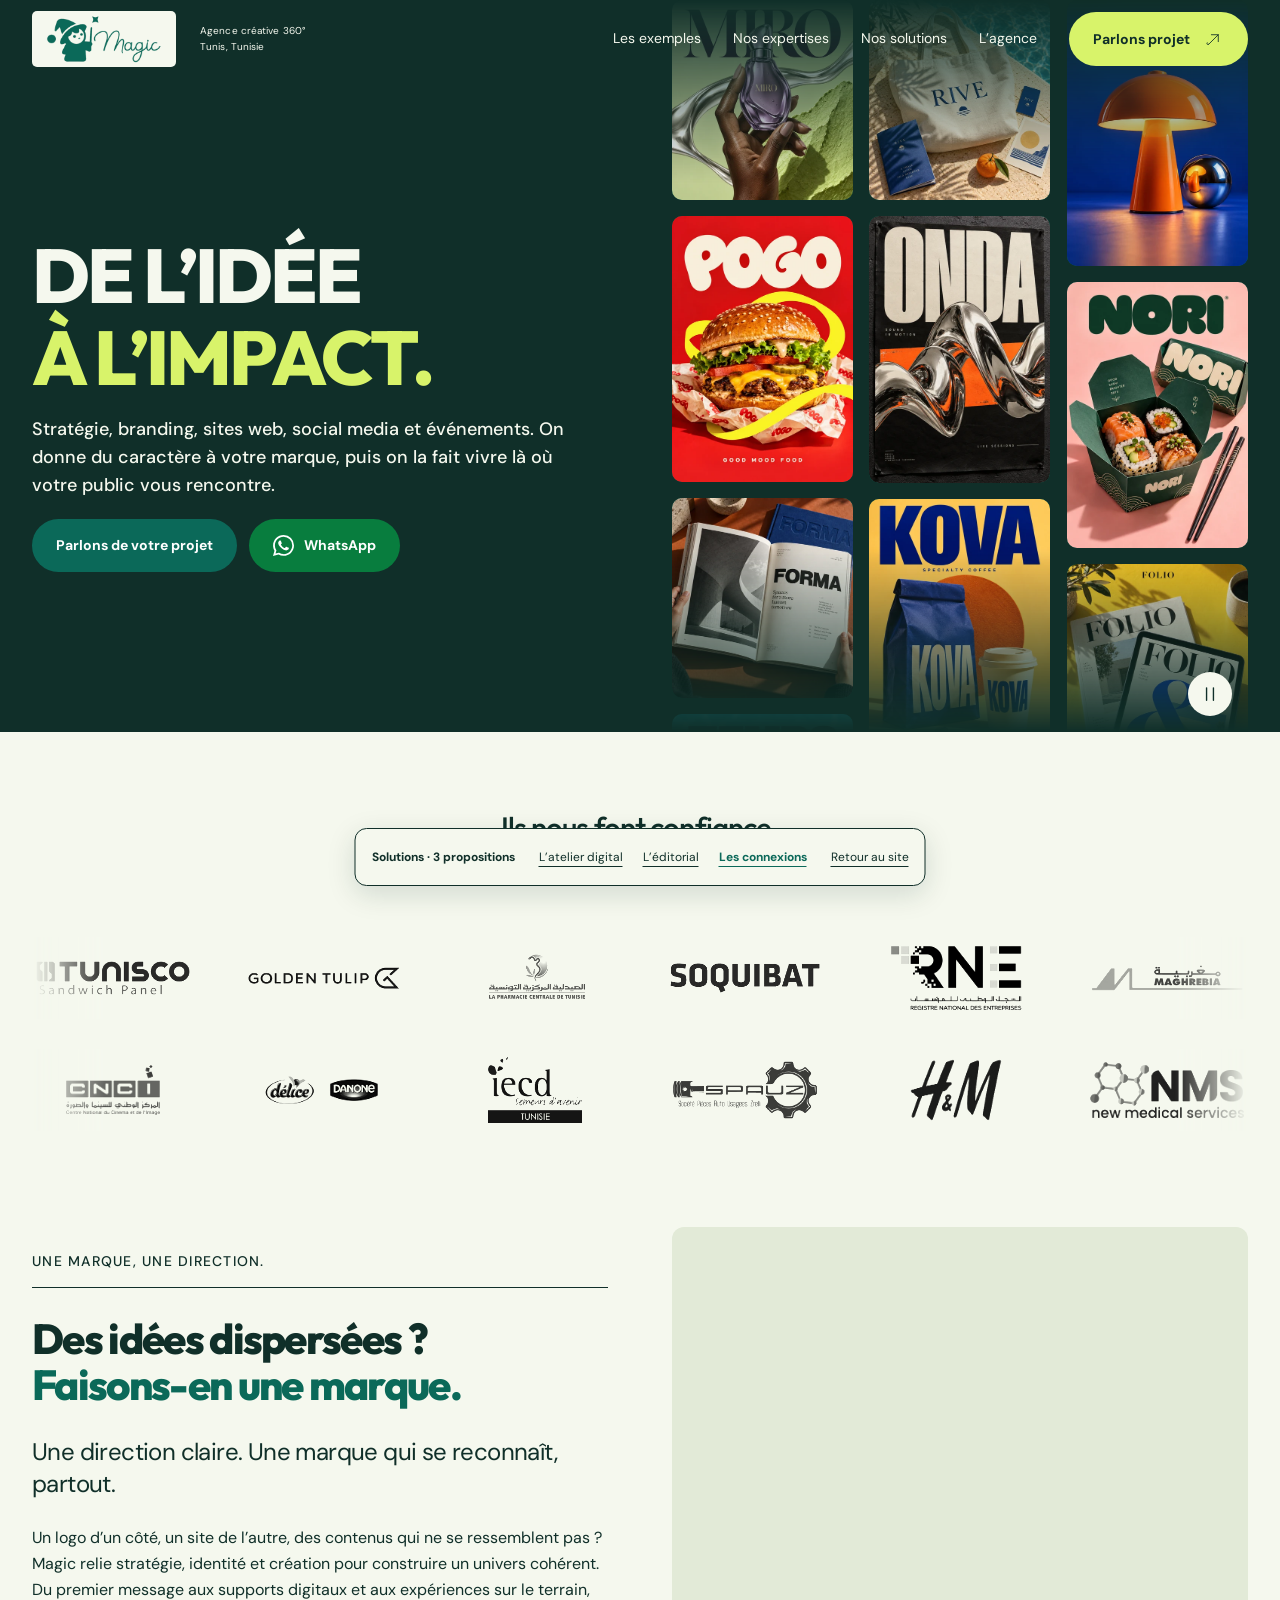
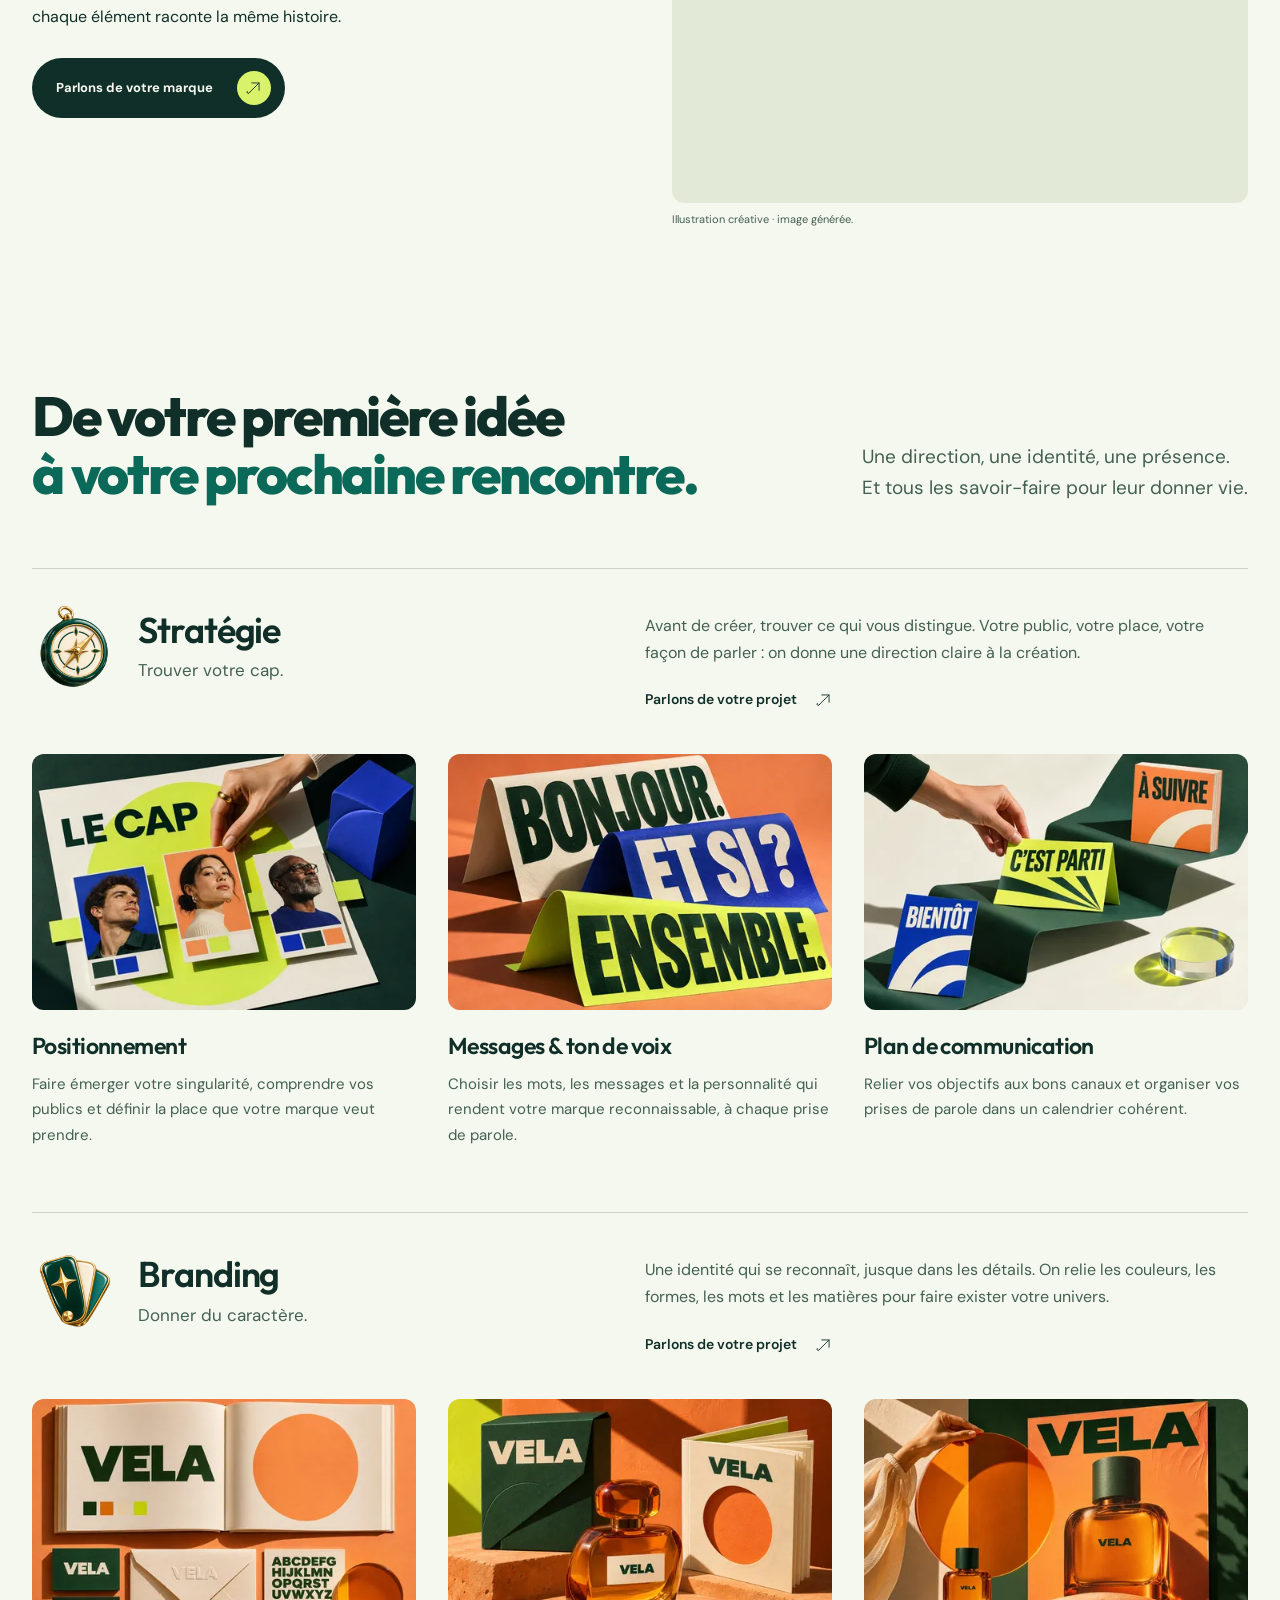
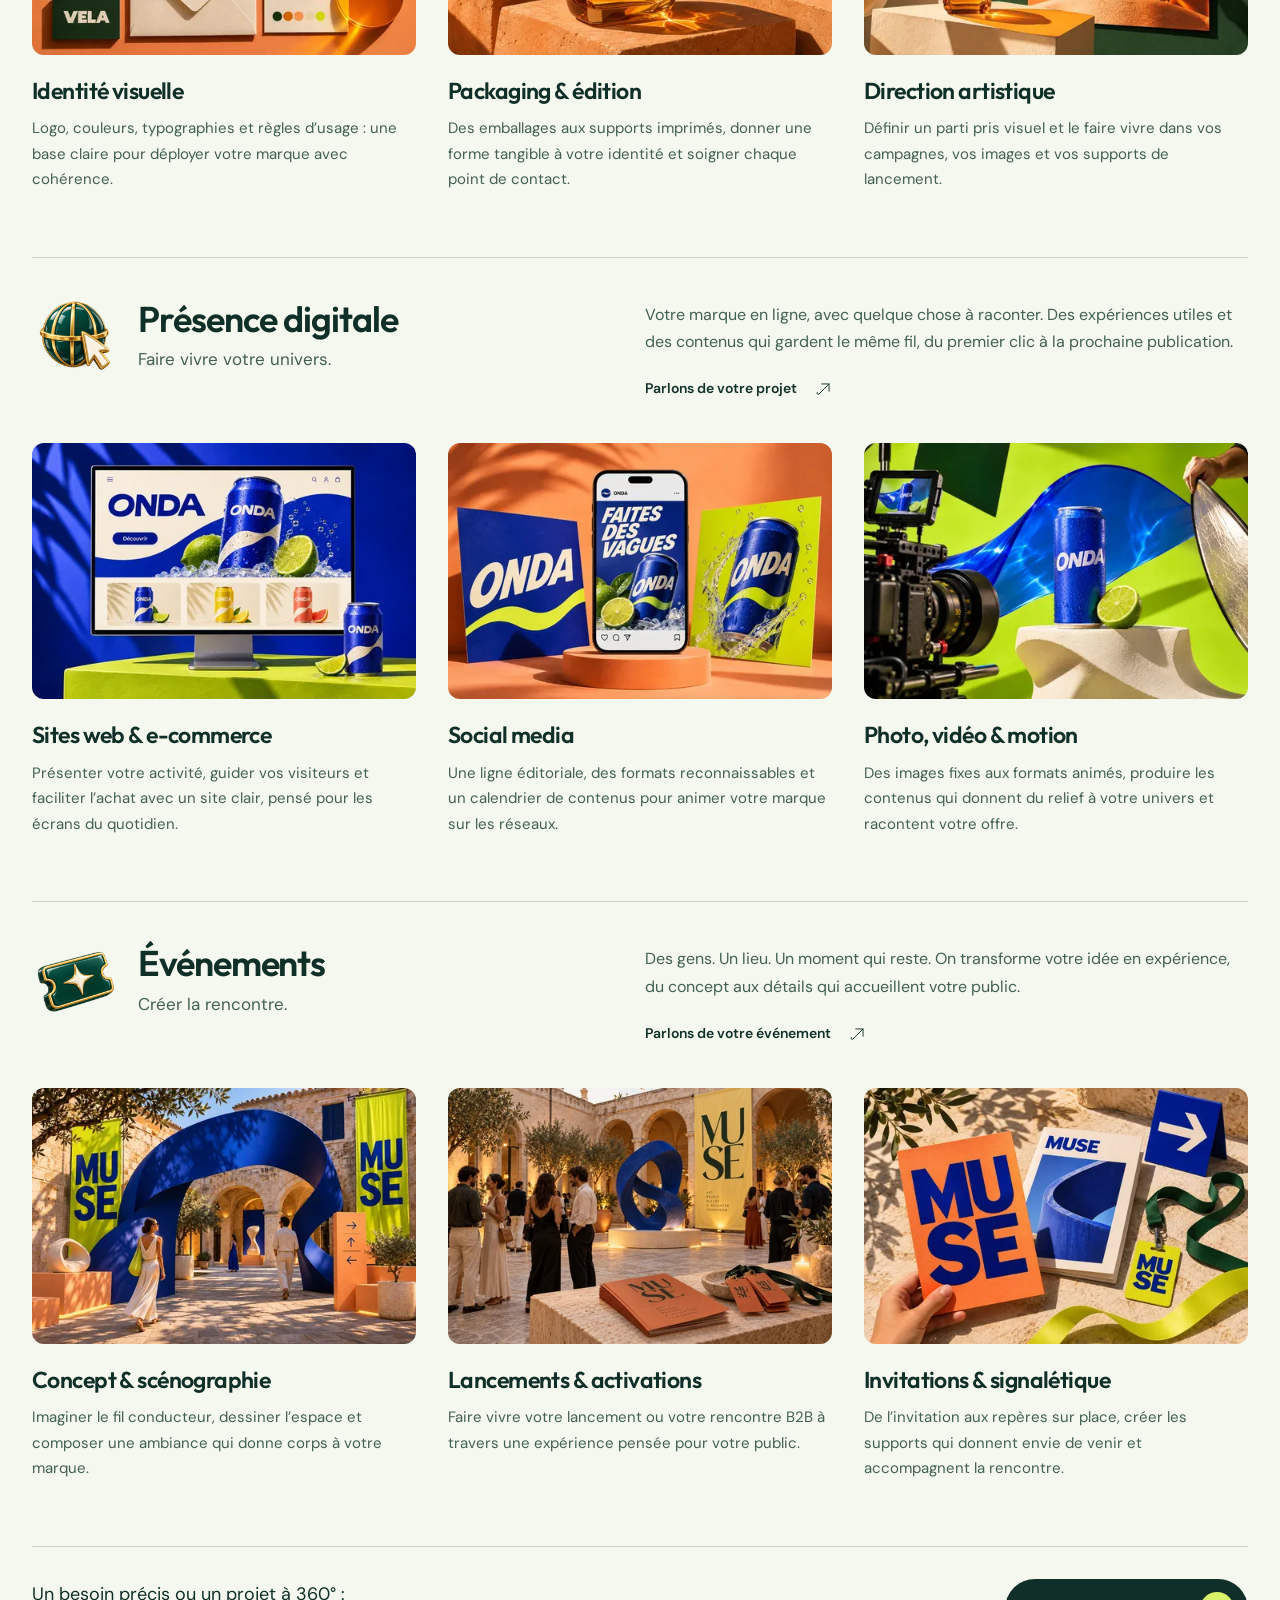
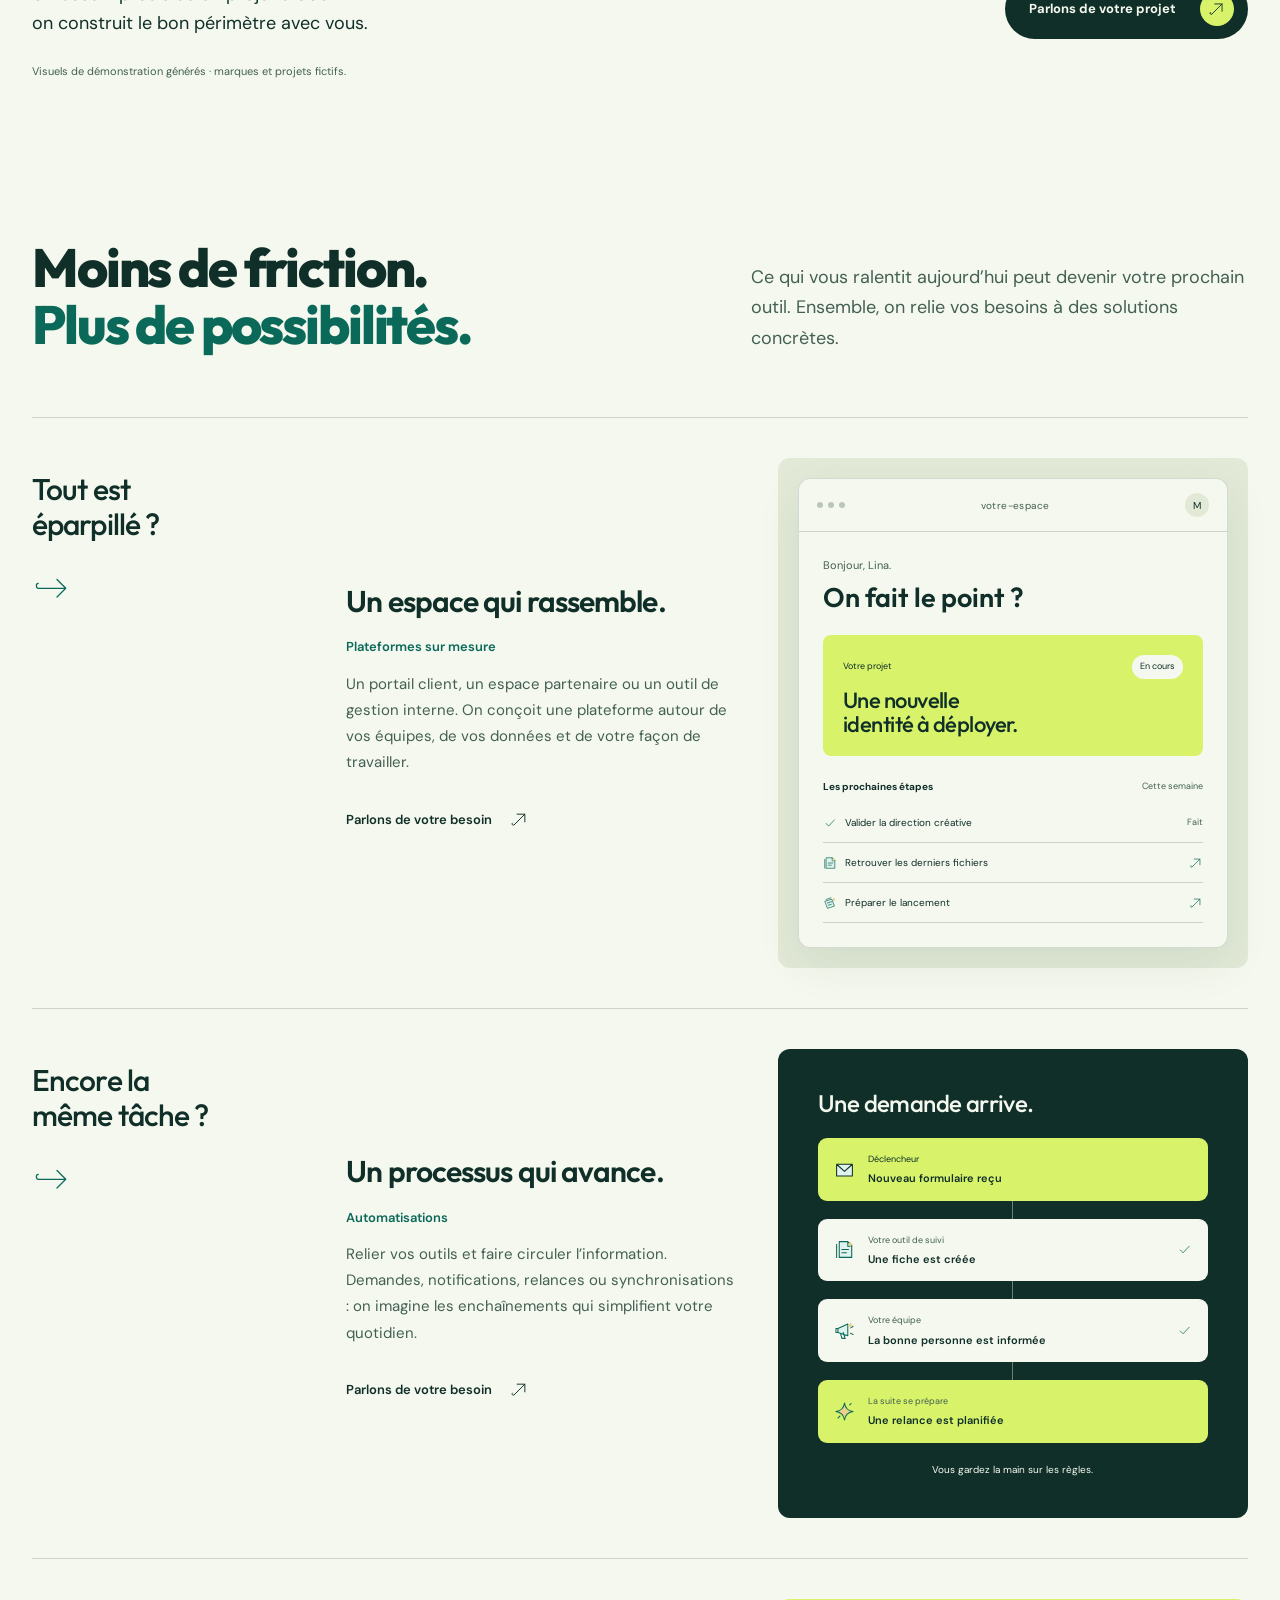
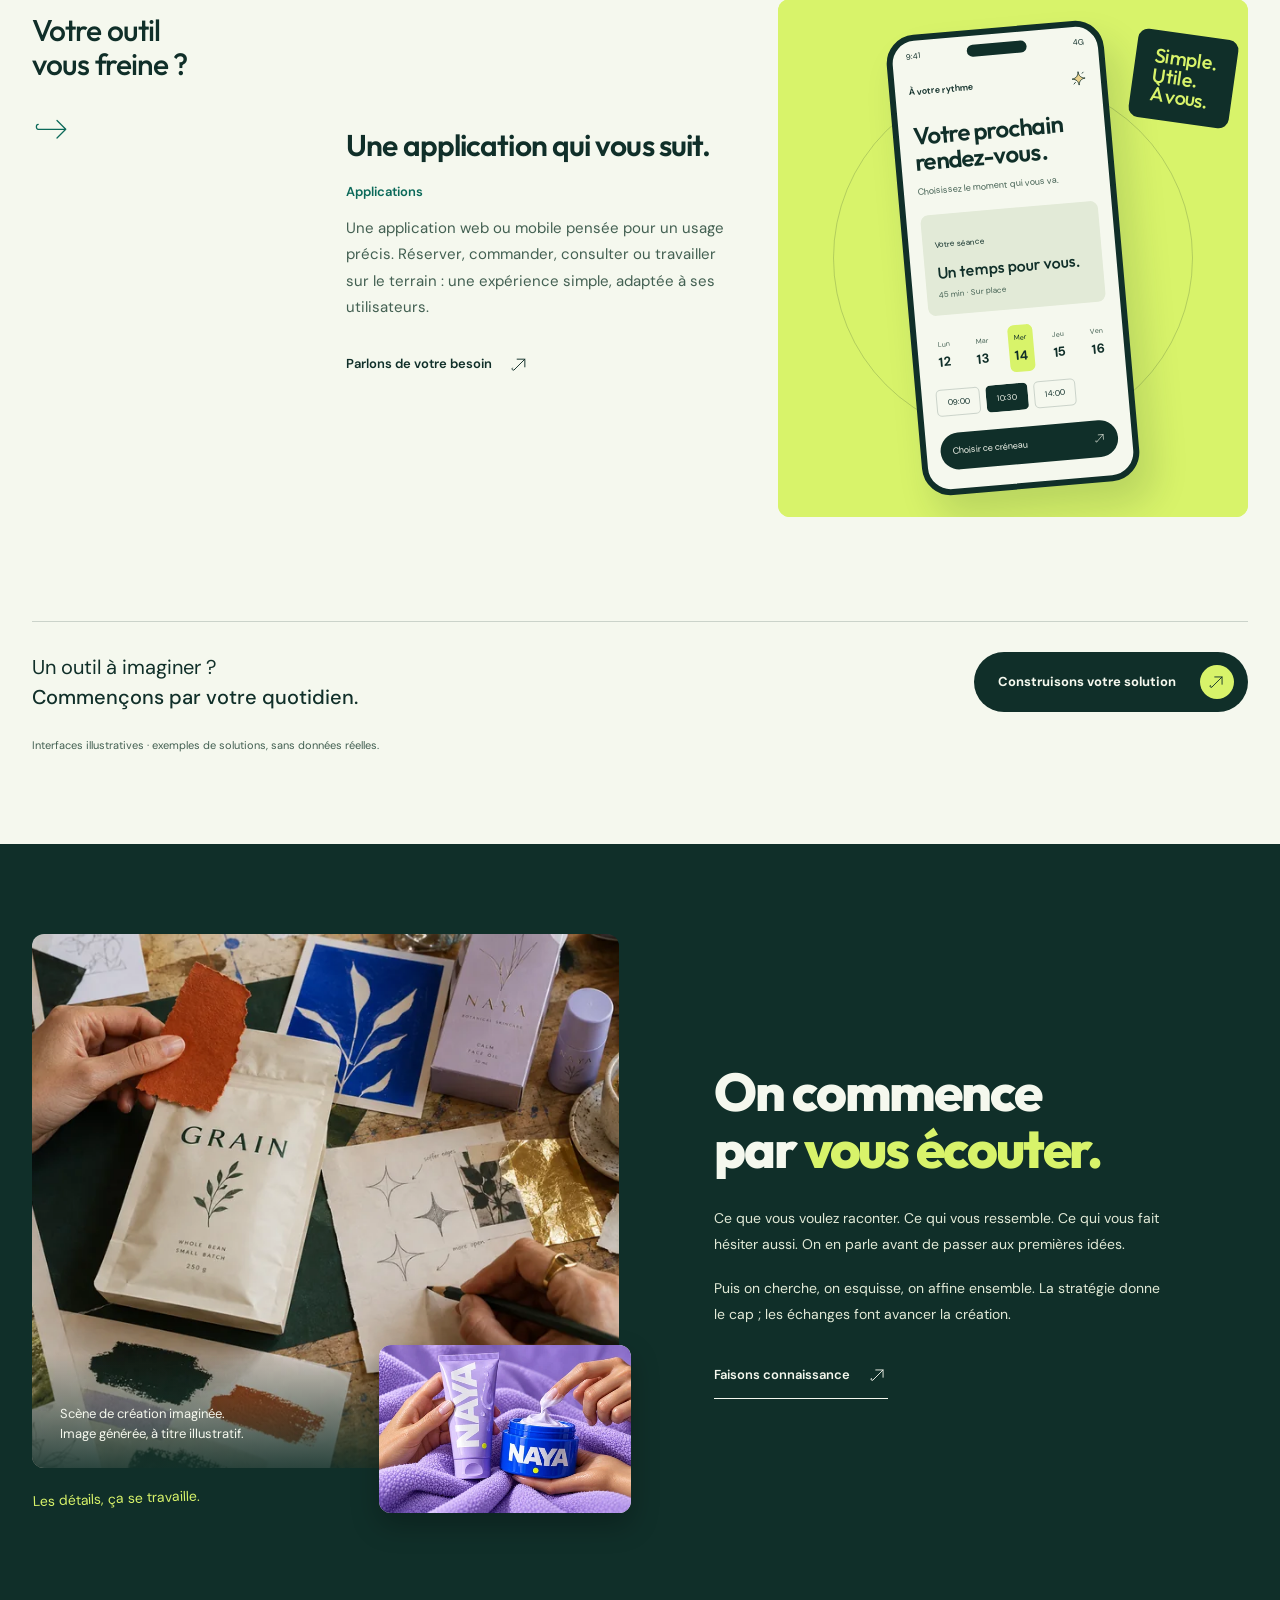
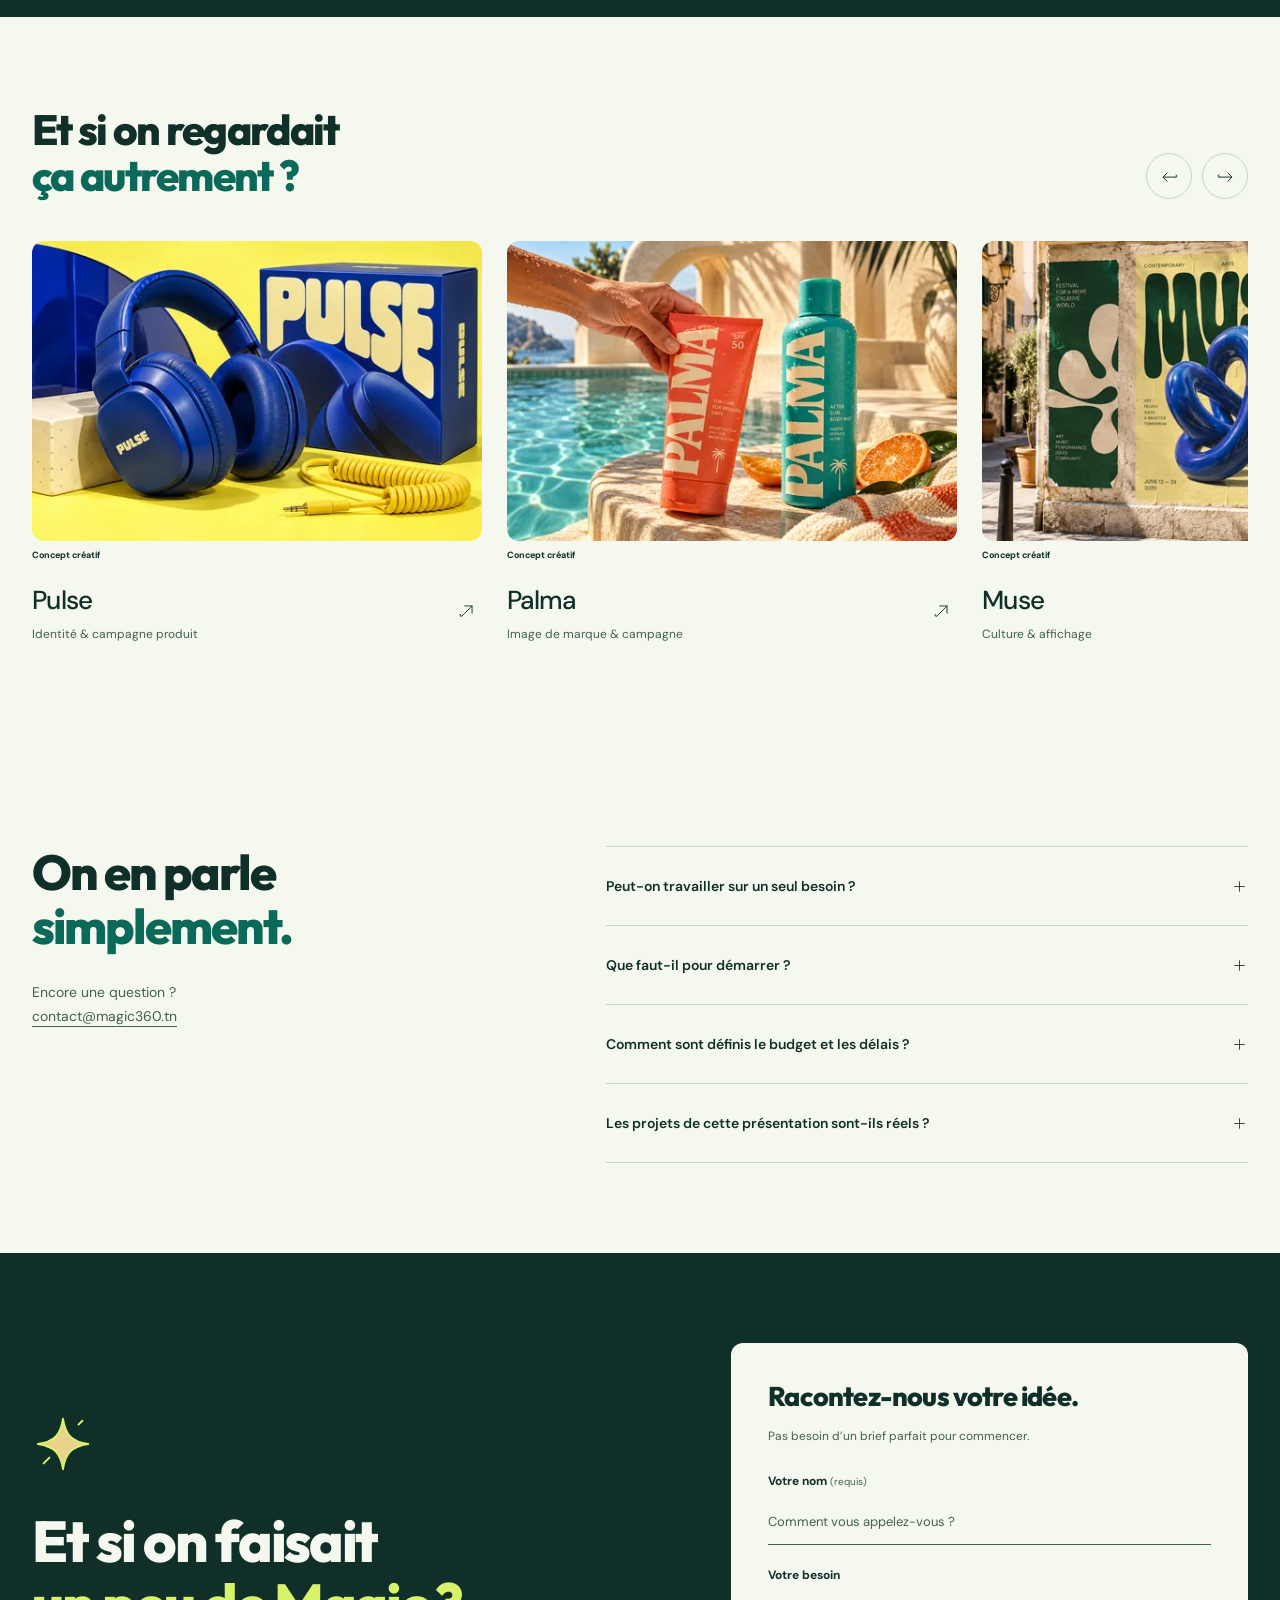
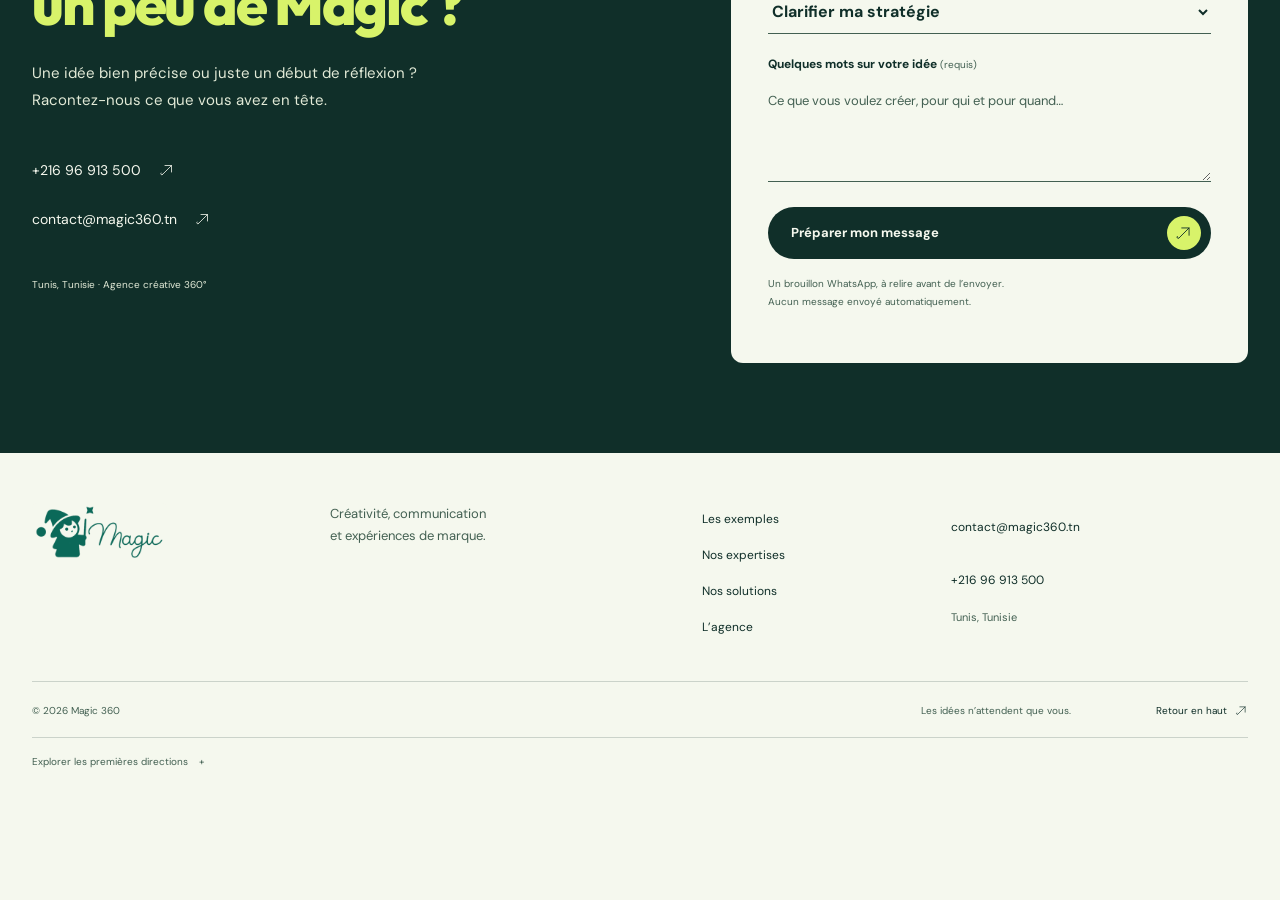
<file: directions/solutions-connexions/index.html>
<!doctype html>
<html lang="fr">
<head>
<meta charset="utf-8">
<meta name="viewport" content="width=device-width,initial-scale=1">
<meta name="theme-color" content="#102F29">
<meta name="robots" content="noindex, follow">
<title>Les connexions — Solutions | Magic 360</title>
<meta name="description" content="Branding, campagnes, digital et événementiel : Magic 360 réunit stratégie et création pour donner du caractère à votre marque en Tunisie.">
<link rel="canonical" href="https://magicbrandingco.com/">
<meta property="og:title" content="Magic 360 — Des idées qui prennent vie">
<meta property="og:description" content="Agence de communication et création à 360° en Tunisie.">
<meta property="og:image" content="https://magicbrandingco.com/assets/magic/naya-1400.webp">
<meta property="og:type" content="website">
<meta property="og:locale" content="fr_TN">
<link rel="icon" href="/magiclogo.png">
<link rel="preload" href="/assets/fonts/dm-sans-latin.woff2" as="font" type="font/woff2" crossorigin>
<link rel="preload" href="/assets/fonts/outfit-latin.woff2" as="font" type="font/woff2" crossorigin>
<link rel="stylesheet" href="/assets/fonts/magic-fonts.css?v=5838521dd9aa">
<link rel="stylesheet" href="/assets/magic.css?v=66bfb69ff8a2">
<script src="/assets/magic.js?v=a4de19dbe565" defer>
</script>
<script id="work-data" type="application/json">{"naya": {"title": "Naya", "category": "branding", "label": "Identité & direction artistique", "description": "Une marque de soin qui ose la couleur. Une identité, une direction produit et un langage visuel imaginés pour les mêmes moments de marque.", "deliverables": ["Identité visuelle", "Direction artistique", "Campagne produit"], "alt": "Concept Naya : soins lavande et bleu cobalt", "images": [{"key": "naya", "alt": "Concept Naya : soins lavande et bleu cobalt"}, {"key": "naya-hands", "alt": "Concept Naya : mains utilisant le tube lavande et le pot de crème bleu cobalt"}, {"key": "naya-campaign", "alt": "Concept Naya : affiche lavande, packaging et guide de marque"}, {"key": "naya-retail", "alt": "Concept Naya : présentoir lavande, soins bleu cobalt et sacs de marque"}]}, "kora": {"title": "Kora", "category": "campagne", "label": "Campagne & image de marque", "description": "Du mouvement dans l’image. Une exploration de campagne sport où la photographie produit et la typographie portent la même énergie.", "deliverables": ["Concept de campagne", "Création publicitaire", "Direction photo"], "alt": "Concept Kora : sneaker bleue sur une composition rouge et ivoire", "images": [{"key": "kora", "alt": "Concept Kora : sneaker bleue sur une composition rouge et ivoire"}, {"key": "kora-campaign", "alt": "Concept Kora : geste de laçage, sneakers bleues et campagne rouge et crème"}, {"key": "kora-detail", "alt": "Concept Kora : détail de sneaker bleue, boîte rouge et supports de marque"}, {"key": "kora-social", "alt": "Concept Kora : campagne digitale sur téléphone et sneakers bleues sur fond rouge"}]}, "saison": {"title": "Saison", "category": "branding", "label": "Packaging & campagne produit", "description": "Un lancement plein de caractère. Un système de packaging et des images de campagne qui donnent le goût de découvrir la marque.", "deliverables": ["Design packaging", "Campagne produit", "Contenus sociaux"], "alt": "Concept Saison : canettes et oranges sur une composition corail", "images": [{"key": "saison", "alt": "Concept Saison : canettes et oranges sur une composition corail"}, {"key": "saison-campaign", "alt": "Concept Saison : main tenant une canette et campagne orange et vert"}, {"key": "saison-social", "alt": "Concept Saison : campagne sociale sur téléphone, canettes et agrumes"}]}, "muse": {"title": "Muse", "category": "campagne", "label": "Culture & affichage", "description": "Un festival d’art fictif, une présence qui se remarque. La typographie et la matière deviennent un langage d’affichage cohérent.", "deliverables": ["Identité culturelle", "Affichage", "Campagne"], "alt": "Concept Muse : affiches culturelles avec sculpture bleue", "images": [{"key": "muse", "alt": "Concept Muse : affiches culturelles avec sculpture bleue"}, {"key": "muse-event", "alt": "Concept Muse : visiteurs dans une cour méditerranéenne, sculpture bleue et signalétique jaune"}, {"key": "muse-tickets", "alt": "Concept Muse : billets, programme jaune et bracelet de festival autour d’une sculpture bleue"}]}, "pulse": {"title": "Pulse", "category": "campagne", "label": "Identité & campagne produit", "description": "Un casque, une couleur, une présence. Une exploration où le bleu électrique et le jaune donnent une personnalité immédiate à un objet du quotidien.", "deliverables": ["Identité visuelle", "Packaging", "Campagne produit"], "alt": "Concept Pulse : casque bleu cobalt et packaging jaune et bleu", "images": [{"key": "pulse", "alt": "Concept Pulse : casque bleu cobalt et packaging jaune et bleu"}, {"key": "pulse-lifestyle", "alt": "Concept Pulse : portrait de campagne avec casque bleu et univers jaune"}, {"key": "pulse-posters", "alt": "Concept Pulse : affiche jaune et cobalt, casque et packaging audio"}, {"key": "pulse-web", "alt": "Concept Pulse : site web audio sur ordinateur, casque bleu et câble jaune"}]}, "grain": {"title": "Grain", "category": "branding", "label": "Packaging & direction artistique", "description": "Du papier froissé, un café et une couleur chaude. Une identité de café fictive pensée pour garder quelque chose de simple et de vivant dans chaque détail.", "deliverables": ["Identité de marque", "Packaging", "Direction photo"], "alt": "Concept Grain : sachets de café orange, tasse et main tenant un emballage", "images": [{"key": "grain", "alt": "Concept Grain : sachets de café orange, tasse et main tenant un emballage"}, {"key": "grain-strategy", "alt": "Concept Grain : main disposant des nuanciers, un sachet de café orange et des supports de marque"}, {"key": "grain-identity", "alt": "Concept Grain : packaging café orange, guide de marque et tasse imprimée"}]}, "palma": {"title": "Palma", "category": "campagne", "label": "Image de marque & campagne", "description": "Une lumière franche, de l’eau et un geste naturel. Un concept solaire où le produit entre dans une scène plutôt que de rester posé à côté.", "deliverables": ["Direction artistique", "Photographie de campagne", "Création publicitaire"], "alt": "Concept Palma : soins solaires corail et turquoise au bord d’une piscine", "images": [{"key": "palma", "alt": "Concept Palma : soins solaires corail et turquoise au bord d’une piscine"}, {"key": "palma-digital", "alt": "Concept Palma : site e-commerce sur ordinateur, contenus sociaux sur téléphone et tube de soin corail"}, {"key": "palma-campaign", "alt": "Concept Palma : tote bag, carte de campagne et soins corail et turquoise"}, {"key": "palma-summer", "alt": "Concept Palma : campagne solaire, produits corail et turquoise, serviette et affiche"}]}, "grain-strategy": {"title": "Grain, du fond à la forme", "category": "strategie", "label": "Stratégie & identité de marque", "description": "Exemple fictif : lancer un café de spécialité. Partir du public et de la personnalité de la marque, puis traduire ce cap en couleurs, en mots et en packaging.", "deliverables": ["Positionnement", "Territoire de marque", "Identité & packaging"], "alt": "Concept Grain : main disposant des nuanciers, un sachet de café orange et des supports de marque", "images": [{"key": "grain-strategy", "alt": "Concept Grain : main disposant des nuanciers, un sachet de café orange et des supports de marque"}, {"key": "grain", "alt": "Concept Grain : sachets de café orange, tasse et main tenant un emballage"}, {"key": "grain-identity", "alt": "Concept Grain : packaging café orange, guide de marque et tasse imprimée"}]}, "palma-digital": {"title": "Palma, sur tous les écrans", "category": "digital", "label": "Site web & social media", "description": "Exemple fictif : faire vivre une marque de soin en ligne. Un site pour découvrir les produits, une direction de contenu pour les réseaux sociaux et des visuels qui gardent la même personnalité.", "deliverables": ["Direction digitale", "Site e-commerce", "Contenus social media"], "alt": "Concept Palma : site e-commerce sur ordinateur, contenus sociaux sur téléphone et tube de soin corail", "images": [{"key": "palma", "alt": "Concept Palma : soins solaires corail et turquoise au bord d’une piscine"}, {"key": "palma-digital", "alt": "Concept Palma : site e-commerce sur ordinateur, contenus sociaux sur téléphone et tube de soin corail"}, {"key": "palma-campaign", "alt": "Concept Palma : tote bag, carte de campagne et soins corail et turquoise"}, {"key": "palma-summer", "alt": "Concept Palma : campagne solaire, produits corail et turquoise, serviette et affiche"}]}, "muse-event": {"title": "Muse, une marque qui se vit", "category": "experience", "label": "Événement & expérience de marque", "description": "Exemple fictif : donner rendez-vous autour d’un lancement culturel. Une idée de scénographie relie l’invitation, la signalétique, l’installation et les moments de rencontre.", "deliverables": ["Concept événementiel", "Scénographie", "Invitations & signalétique"], "alt": "Concept Muse : visiteurs dans une cour méditerranéenne, sculpture bleue et signalétique jaune", "images": [{"key": "muse", "alt": "Concept Muse : affiches culturelles avec sculpture bleue"}, {"key": "muse-event", "alt": "Concept Muse : visiteurs dans une cour méditerranéenne, sculpture bleue et signalétique jaune"}, {"key": "muse-tickets", "alt": "Concept Muse : billets, programme jaune et bracelet de festival autour d’une sculpture bleue"}]}}</script>
<script type="application/ld+json">{"@context":"https://schema.org","@type":"Organization","@id":"https://magicbrandingco.com/#organization","name":"Magic 360","url":"https://magicbrandingco.com/","logo":"https://magicbrandingco.com/magiclogo.png","telephone":"+21696913500","email":"contact@magic360.tn","address":{"@type":"PostalAddress","addressLocality":"Tunis","addressCountry":"TN"}}</script>
<link rel="stylesheet" href="/assets/service-editorial.css?v=6292b7cc643b">
<link rel="stylesheet" href="/assets/solution-variants.css?v=c239201e23da">
</head>
<body id="top">
<a class="skip-link" href="#main">Aller au contenu</a>
<header class="site-header">
<div class="container nav-layout">
<a class="brand" href="#top" aria-label="Magic 360 — accueil">
<img src="/assets/magic/magic-logo.png" alt="Magic" width="352" height="160">
</a>
<span class="brand-description">Agence créative 360°<br>Tunis, Tunisie</span>
<nav class="main-nav" id="main-nav" aria-label="Navigation principale">
<a href="#realisations">Les exemples</a>
<a href="#services">Nos expertises</a>
<a href="#solutions">Nos solutions</a>
<a href="#agence">L’agence</a>
</nav>
<a class="nav-cta" href="#contact">
<span>Parlons projet</span>
<span class="button-icon">
<svg class="magic-icon icon-up" viewBox="0 0 32 32" fill="none" stroke="currentColor" stroke-width="1.6" stroke-linecap="round" stroke-linejoin="round" aria-hidden="true">
<use href="/assets/magic-icons.svg#magic-up"/>
</svg>
</span>
</a>
<button class="menu-toggle" aria-controls="main-nav" aria-expanded="false" aria-label="Ouvrir le menu">
<svg class="magic-icon icon-menu" viewBox="0 0 32 32" fill="none" stroke="currentColor" stroke-width="1.6" stroke-linecap="round" stroke-linejoin="round" aria-hidden="true">
<use href="/assets/magic-icons.svg#magic-menu"/>
</svg>
</button>
</div>
</header>
<main id="main">
<section class="hero hero--impact">
<div class="container hero-layout">
<div class="hero-copy">
<h1>De l’idée<br>
<em>à l’impact.</em>
</h1>
<p>Stratégie, branding, sites web, social media et événements. On donne du caractère à votre marque, puis on la fait vivre là où votre public vous rencontre.</p>
<div class="hero-actions">
<a class="button hero-cta" href="#contact">Parlons de votre projet</a>
<a class="button hero-whatsapp" href="https://wa.me/21696913500" target="_blank" rel="noopener">
<svg class="magic-icon icon-whatsapp" viewBox="0 0 32 32" fill="none" stroke="currentColor" stroke-width="1.6" stroke-linecap="round" stroke-linejoin="round" aria-hidden="true">
<use href="/assets/magic-icons.svg#magic-whatsapp"/>
</svg>
<span>WhatsApp</span>
</a>
</div>
</div>
<div class="campaign-wall" aria-label="Mur de concepts créatifs">
<div class="wall-stage wall-stage--desktop" aria-hidden="true">
<div class="wall-lane lane-0">
<div class="wall-track" style="animation-duration:180s">
<div class="wall-group">
<div class="wall-tile" style="--art-ratio:0.9073724">
<img src="/assets/hero/miro-480.webp" srcset="/assets/hero/miro-480.webp 480w, /assets/hero/miro-900.webp 900w, /assets/hero/miro-1400.webp 1400w" sizes="(min-width:1650px) 244px, (min-width:1280px) 182px, 200px" width="480" height="529" alt="" loading="eager" decoding="async">
<span>MIRO</span>
</div>
<div class="wall-tile" style="--art-ratio:0.6808511">
<img src="/assets/hero/pogo-480.webp" srcset="/assets/hero/pogo-480.webp 480w, /assets/hero/pogo-900.webp 900w, /assets/hero/pogo-1400.webp 1400w" sizes="(min-width:1650px) 244px, (min-width:1280px) 182px, 200px" width="480" height="705" alt="" loading="eager" decoding="async">
<span>POGO</span>
</div>
<div class="wall-tile" style="--art-ratio:0.9073724">
<img src="/assets/hero/forma-480.webp" srcset="/assets/hero/forma-480.webp 480w, /assets/hero/forma-900.webp 900w, /assets/hero/forma-1400.webp 1400w" sizes="(min-width:1650px) 244px, (min-width:1280px) 182px, 200px" width="480" height="529" alt="" loading="eager" decoding="async">
<span>FORMA</span>
</div>
<div class="wall-tile" style="--art-ratio:0.6798867">
<img src="/assets/hero/tempo-480.webp" srcset="/assets/hero/tempo-480.webp 480w, /assets/hero/tempo-900.webp 900w, /assets/hero/tempo-1400.webp 1400w" sizes="(min-width:1650px) 244px, (min-width:1280px) 182px, 200px" width="480" height="706" alt="" loading="eager" decoding="async">
<span>TEMPO</span>
</div>
<div class="wall-tile" style="--art-ratio:1.0000000">
<img src="/assets/hero/bloom-480.webp" srcset="/assets/hero/bloom-480.webp 480w, /assets/hero/bloom-900.webp 900w, /assets/hero/bloom-1400.webp 1400w" sizes="(min-width:1650px) 244px, (min-width:1280px) 182px, 200px" width="480" height="480" alt="" loading="eager" decoding="async">
<span>BLOOM</span>
</div>
<div class="wall-tile" style="--art-ratio:0.9073724">
<img src="/assets/hero/miro-480.webp" srcset="/assets/hero/miro-480.webp 480w, /assets/hero/miro-900.webp 900w, /assets/hero/miro-1400.webp 1400w" sizes="(min-width:1650px) 244px, (min-width:1280px) 182px, 200px" width="480" height="529" alt="" loading="eager" decoding="async">
<span>MIRO</span>
</div>
<div class="wall-tile" style="--art-ratio:0.6808511">
<img src="/assets/hero/pogo-480.webp" srcset="/assets/hero/pogo-480.webp 480w, /assets/hero/pogo-900.webp 900w, /assets/hero/pogo-1400.webp 1400w" sizes="(min-width:1650px) 244px, (min-width:1280px) 182px, 200px" width="480" height="705" alt="" loading="eager" decoding="async">
<span>POGO</span>
</div>
<div class="wall-tile" style="--art-ratio:0.9073724">
<img src="/assets/hero/forma-480.webp" srcset="/assets/hero/forma-480.webp 480w, /assets/hero/forma-900.webp 900w, /assets/hero/forma-1400.webp 1400w" sizes="(min-width:1650px) 244px, (min-width:1280px) 182px, 200px" width="480" height="529" alt="" loading="eager" decoding="async">
<span>FORMA</span>
</div>
<div class="wall-tile" style="--art-ratio:0.6798867">
<img src="/assets/hero/tempo-480.webp" srcset="/assets/hero/tempo-480.webp 480w, /assets/hero/tempo-900.webp 900w, /assets/hero/tempo-1400.webp 1400w" sizes="(min-width:1650px) 244px, (min-width:1280px) 182px, 200px" width="480" height="706" alt="" loading="eager" decoding="async">
<span>TEMPO</span>
</div>
<div class="wall-tile" style="--art-ratio:1.0000000">
<img src="/assets/hero/bloom-480.webp" srcset="/assets/hero/bloom-480.webp 480w, /assets/hero/bloom-900.webp 900w, /assets/hero/bloom-1400.webp 1400w" sizes="(min-width:1650px) 244px, (min-width:1280px) 182px, 200px" width="480" height="480" alt="" loading="eager" decoding="async">
<span>BLOOM</span>
</div>
<div class="wall-tile" style="--art-ratio:0.9073724">
<img src="/assets/hero/miro-480.webp" srcset="/assets/hero/miro-480.webp 480w, /assets/hero/miro-900.webp 900w, /assets/hero/miro-1400.webp 1400w" sizes="(min-width:1650px) 244px, (min-width:1280px) 182px, 200px" width="480" height="529" alt="" loading="eager" decoding="async">
<span>MIRO</span>
</div>
<div class="wall-tile" style="--art-ratio:0.6808511">
<img src="/assets/hero/pogo-480.webp" srcset="/assets/hero/pogo-480.webp 480w, /assets/hero/pogo-900.webp 900w, /assets/hero/pogo-1400.webp 1400w" sizes="(min-width:1650px) 244px, (min-width:1280px) 182px, 200px" width="480" height="705" alt="" loading="eager" decoding="async">
<span>POGO</span>
</div>
<div class="wall-tile" style="--art-ratio:0.9073724">
<img src="/assets/hero/forma-480.webp" srcset="/assets/hero/forma-480.webp 480w, /assets/hero/forma-900.webp 900w, /assets/hero/forma-1400.webp 1400w" sizes="(min-width:1650px) 244px, (min-width:1280px) 182px, 200px" width="480" height="529" alt="" loading="eager" decoding="async">
<span>FORMA</span>
</div>
<div class="wall-tile" style="--art-ratio:0.6798867">
<img src="/assets/hero/tempo-480.webp" srcset="/assets/hero/tempo-480.webp 480w, /assets/hero/tempo-900.webp 900w, /assets/hero/tempo-1400.webp 1400w" sizes="(min-width:1650px) 244px, (min-width:1280px) 182px, 200px" width="480" height="706" alt="" loading="eager" decoding="async">
<span>TEMPO</span>
</div>
<div class="wall-tile" style="--art-ratio:1.0000000">
<img src="/assets/hero/bloom-480.webp" srcset="/assets/hero/bloom-480.webp 480w, /assets/hero/bloom-900.webp 900w, /assets/hero/bloom-1400.webp 1400w" sizes="(min-width:1650px) 244px, (min-width:1280px) 182px, 200px" width="480" height="480" alt="" loading="eager" decoding="async">
<span>BLOOM</span>
</div>
</div>
<div class="wall-group wall-copy" aria-hidden="true">
<div class="wall-tile" style="--art-ratio:0.9073724">
<img src="/assets/hero/miro-480.webp" srcset="/assets/hero/miro-480.webp 480w, /assets/hero/miro-900.webp 900w, /assets/hero/miro-1400.webp 1400w" sizes="(min-width:1650px) 244px, (min-width:1280px) 182px, 200px" width="480" height="529" alt="" loading="eager" decoding="async">
<span>MIRO</span>
</div>
<div class="wall-tile" style="--art-ratio:0.6808511">
<img src="/assets/hero/pogo-480.webp" srcset="/assets/hero/pogo-480.webp 480w, /assets/hero/pogo-900.webp 900w, /assets/hero/pogo-1400.webp 1400w" sizes="(min-width:1650px) 244px, (min-width:1280px) 182px, 200px" width="480" height="705" alt="" loading="eager" decoding="async">
<span>POGO</span>
</div>
<div class="wall-tile" style="--art-ratio:0.9073724">
<img src="/assets/hero/forma-480.webp" srcset="/assets/hero/forma-480.webp 480w, /assets/hero/forma-900.webp 900w, /assets/hero/forma-1400.webp 1400w" sizes="(min-width:1650px) 244px, (min-width:1280px) 182px, 200px" width="480" height="529" alt="" loading="eager" decoding="async">
<span>FORMA</span>
</div>
<div class="wall-tile" style="--art-ratio:0.6798867">
<img src="/assets/hero/tempo-480.webp" srcset="/assets/hero/tempo-480.webp 480w, /assets/hero/tempo-900.webp 900w, /assets/hero/tempo-1400.webp 1400w" sizes="(min-width:1650px) 244px, (min-width:1280px) 182px, 200px" width="480" height="706" alt="" loading="eager" decoding="async">
<span>TEMPO</span>
</div>
<div class="wall-tile" style="--art-ratio:1.0000000">
<img src="/assets/hero/bloom-480.webp" srcset="/assets/hero/bloom-480.webp 480w, /assets/hero/bloom-900.webp 900w, /assets/hero/bloom-1400.webp 1400w" sizes="(min-width:1650px) 244px, (min-width:1280px) 182px, 200px" width="480" height="480" alt="" loading="eager" decoding="async">
<span>BLOOM</span>
</div>
<div class="wall-tile" style="--art-ratio:0.9073724">
<img src="/assets/hero/miro-480.webp" srcset="/assets/hero/miro-480.webp 480w, /assets/hero/miro-900.webp 900w, /assets/hero/miro-1400.webp 1400w" sizes="(min-width:1650px) 244px, (min-width:1280px) 182px, 200px" width="480" height="529" alt="" loading="eager" decoding="async">
<span>MIRO</span>
</div>
<div class="wall-tile" style="--art-ratio:0.6808511">
<img src="/assets/hero/pogo-480.webp" srcset="/assets/hero/pogo-480.webp 480w, /assets/hero/pogo-900.webp 900w, /assets/hero/pogo-1400.webp 1400w" sizes="(min-width:1650px) 244px, (min-width:1280px) 182px, 200px" width="480" height="705" alt="" loading="eager" decoding="async">
<span>POGO</span>
</div>
<div class="wall-tile" style="--art-ratio:0.9073724">
<img src="/assets/hero/forma-480.webp" srcset="/assets/hero/forma-480.webp 480w, /assets/hero/forma-900.webp 900w, /assets/hero/forma-1400.webp 1400w" sizes="(min-width:1650px) 244px, (min-width:1280px) 182px, 200px" width="480" height="529" alt="" loading="eager" decoding="async">
<span>FORMA</span>
</div>
<div class="wall-tile" style="--art-ratio:0.6798867">
<img src="/assets/hero/tempo-480.webp" srcset="/assets/hero/tempo-480.webp 480w, /assets/hero/tempo-900.webp 900w, /assets/hero/tempo-1400.webp 1400w" sizes="(min-width:1650px) 244px, (min-width:1280px) 182px, 200px" width="480" height="706" alt="" loading="eager" decoding="async">
<span>TEMPO</span>
</div>
<div class="wall-tile" style="--art-ratio:1.0000000">
<img src="/assets/hero/bloom-480.webp" srcset="/assets/hero/bloom-480.webp 480w, /assets/hero/bloom-900.webp 900w, /assets/hero/bloom-1400.webp 1400w" sizes="(min-width:1650px) 244px, (min-width:1280px) 182px, 200px" width="480" height="480" alt="" loading="eager" decoding="async">
<span>BLOOM</span>
</div>
<div class="wall-tile" style="--art-ratio:0.9073724">
<img src="/assets/hero/miro-480.webp" srcset="/assets/hero/miro-480.webp 480w, /assets/hero/miro-900.webp 900w, /assets/hero/miro-1400.webp 1400w" sizes="(min-width:1650px) 244px, (min-width:1280px) 182px, 200px" width="480" height="529" alt="" loading="eager" decoding="async">
<span>MIRO</span>
</div>
<div class="wall-tile" style="--art-ratio:0.6808511">
<img src="/assets/hero/pogo-480.webp" srcset="/assets/hero/pogo-480.webp 480w, /assets/hero/pogo-900.webp 900w, /assets/hero/pogo-1400.webp 1400w" sizes="(min-width:1650px) 244px, (min-width:1280px) 182px, 200px" width="480" height="705" alt="" loading="eager" decoding="async">
<span>POGO</span>
</div>
<div class="wall-tile" style="--art-ratio:0.9073724">
<img src="/assets/hero/forma-480.webp" srcset="/assets/hero/forma-480.webp 480w, /assets/hero/forma-900.webp 900w, /assets/hero/forma-1400.webp 1400w" sizes="(min-width:1650px) 244px, (min-width:1280px) 182px, 200px" width="480" height="529" alt="" loading="eager" decoding="async">
<span>FORMA</span>
</div>
<div class="wall-tile" style="--art-ratio:0.6798867">
<img src="/assets/hero/tempo-480.webp" srcset="/assets/hero/tempo-480.webp 480w, /assets/hero/tempo-900.webp 900w, /assets/hero/tempo-1400.webp 1400w" sizes="(min-width:1650px) 244px, (min-width:1280px) 182px, 200px" width="480" height="706" alt="" loading="eager" decoding="async">
<span>TEMPO</span>
</div>
<div class="wall-tile" style="--art-ratio:1.0000000">
<img src="/assets/hero/bloom-480.webp" srcset="/assets/hero/bloom-480.webp 480w, /assets/hero/bloom-900.webp 900w, /assets/hero/bloom-1400.webp 1400w" sizes="(min-width:1650px) 244px, (min-width:1280px) 182px, 200px" width="480" height="480" alt="" loading="eager" decoding="async">
<span>BLOOM</span>
</div>
</div>
</div>
</div>
<div class="wall-lane lane-1">
<div class="wall-track" style="animation-duration:180s">
<div class="wall-group">
<div class="wall-tile" style="--art-ratio:0.9073724">
<img src="/assets/hero/rive-480.webp" srcset="/assets/hero/rive-480.webp 480w, /assets/hero/rive-900.webp 900w, /assets/hero/rive-1400.webp 1400w" sizes="(min-width:1650px) 244px, (min-width:1280px) 182px, 200px" width="480" height="529" alt="" loading="eager" decoding="async">
<span>RIVE</span>
</div>
<div class="wall-tile" style="--art-ratio:0.6798867">
<img src="/assets/hero/onda-480.webp" srcset="/assets/hero/onda-480.webp 480w, /assets/hero/onda-900.webp 900w, /assets/hero/onda-1400.webp 1400w" sizes="(min-width:1650px) 244px, (min-width:1280px) 182px, 200px" width="480" height="706" alt="" loading="eager" decoding="async">
<span>ONDA</span>
</div>
<div class="wall-tile" style="--art-ratio:0.6808511">
<img src="/assets/hero/kova-480.webp" srcset="/assets/hero/kova-480.webp 480w, /assets/hero/kova-900.webp 900w, /assets/hero/kova-1400.webp 1400w" sizes="(min-width:1650px) 244px, (min-width:1280px) 182px, 200px" width="480" height="705" alt="" loading="eager" decoding="async">
<span>KOVA</span>
</div>
<div class="wall-tile" style="--art-ratio:0.6818182">
<img src="/assets/hero/tera-480.webp" srcset="/assets/hero/tera-480.webp 480w, /assets/hero/tera-900.webp 900w, /assets/hero/tera-1400.webp 1400w" sizes="(min-width:1650px) 244px, (min-width:1280px) 182px, 200px" width="480" height="704" alt="" loading="eager" decoding="async">
<span>TERA</span>
</div>
<div class="wall-tile" style="--art-ratio:0.9073724">
<img src="/assets/hero/orbit-480.webp" srcset="/assets/hero/orbit-480.webp 480w, /assets/hero/orbit-900.webp 900w, /assets/hero/orbit-1400.webp 1400w" sizes="(min-width:1650px) 244px, (min-width:1280px) 182px, 200px" width="480" height="529" alt="" loading="eager" decoding="async">
<span>ORBIT</span>
</div>
<div class="wall-tile" style="--art-ratio:0.9073724">
<img src="/assets/hero/rive-480.webp" srcset="/assets/hero/rive-480.webp 480w, /assets/hero/rive-900.webp 900w, /assets/hero/rive-1400.webp 1400w" sizes="(min-width:1650px) 244px, (min-width:1280px) 182px, 200px" width="480" height="529" alt="" loading="eager" decoding="async">
<span>RIVE</span>
</div>
<div class="wall-tile" style="--art-ratio:0.6798867">
<img src="/assets/hero/onda-480.webp" srcset="/assets/hero/onda-480.webp 480w, /assets/hero/onda-900.webp 900w, /assets/hero/onda-1400.webp 1400w" sizes="(min-width:1650px) 244px, (min-width:1280px) 182px, 200px" width="480" height="706" alt="" loading="eager" decoding="async">
<span>ONDA</span>
</div>
<div class="wall-tile" style="--art-ratio:0.6808511">
<img src="/assets/hero/kova-480.webp" srcset="/assets/hero/kova-480.webp 480w, /assets/hero/kova-900.webp 900w, /assets/hero/kova-1400.webp 1400w" sizes="(min-width:1650px) 244px, (min-width:1280px) 182px, 200px" width="480" height="705" alt="" loading="eager" decoding="async">
<span>KOVA</span>
</div>
<div class="wall-tile" style="--art-ratio:0.6818182">
<img src="/assets/hero/tera-480.webp" srcset="/assets/hero/tera-480.webp 480w, /assets/hero/tera-900.webp 900w, /assets/hero/tera-1400.webp 1400w" sizes="(min-width:1650px) 244px, (min-width:1280px) 182px, 200px" width="480" height="704" alt="" loading="eager" decoding="async">
<span>TERA</span>
</div>
<div class="wall-tile" style="--art-ratio:0.9073724">
<img src="/assets/hero/orbit-480.webp" srcset="/assets/hero/orbit-480.webp 480w, /assets/hero/orbit-900.webp 900w, /assets/hero/orbit-1400.webp 1400w" sizes="(min-width:1650px) 244px, (min-width:1280px) 182px, 200px" width="480" height="529" alt="" loading="eager" decoding="async">
<span>ORBIT</span>
</div>
<div class="wall-tile" style="--art-ratio:0.9073724">
<img src="/assets/hero/rive-480.webp" srcset="/assets/hero/rive-480.webp 480w, /assets/hero/rive-900.webp 900w, /assets/hero/rive-1400.webp 1400w" sizes="(min-width:1650px) 244px, (min-width:1280px) 182px, 200px" width="480" height="529" alt="" loading="eager" decoding="async">
<span>RIVE</span>
</div>
<div class="wall-tile" style="--art-ratio:0.6798867">
<img src="/assets/hero/onda-480.webp" srcset="/assets/hero/onda-480.webp 480w, /assets/hero/onda-900.webp 900w, /assets/hero/onda-1400.webp 1400w" sizes="(min-width:1650px) 244px, (min-width:1280px) 182px, 200px" width="480" height="706" alt="" loading="eager" decoding="async">
<span>ONDA</span>
</div>
<div class="wall-tile" style="--art-ratio:0.6808511">
<img src="/assets/hero/kova-480.webp" srcset="/assets/hero/kova-480.webp 480w, /assets/hero/kova-900.webp 900w, /assets/hero/kova-1400.webp 1400w" sizes="(min-width:1650px) 244px, (min-width:1280px) 182px, 200px" width="480" height="705" alt="" loading="eager" decoding="async">
<span>KOVA</span>
</div>
<div class="wall-tile" style="--art-ratio:0.6818182">
<img src="/assets/hero/tera-480.webp" srcset="/assets/hero/tera-480.webp 480w, /assets/hero/tera-900.webp 900w, /assets/hero/tera-1400.webp 1400w" sizes="(min-width:1650px) 244px, (min-width:1280px) 182px, 200px" width="480" height="704" alt="" loading="eager" decoding="async">
<span>TERA</span>
</div>
<div class="wall-tile" style="--art-ratio:0.9073724">
<img src="/assets/hero/orbit-480.webp" srcset="/assets/hero/orbit-480.webp 480w, /assets/hero/orbit-900.webp 900w, /assets/hero/orbit-1400.webp 1400w" sizes="(min-width:1650px) 244px, (min-width:1280px) 182px, 200px" width="480" height="529" alt="" loading="eager" decoding="async">
<span>ORBIT</span>
</div>
</div>
<div class="wall-group wall-copy" aria-hidden="true">
<div class="wall-tile" style="--art-ratio:0.9073724">
<img src="/assets/hero/rive-480.webp" srcset="/assets/hero/rive-480.webp 480w, /assets/hero/rive-900.webp 900w, /assets/hero/rive-1400.webp 1400w" sizes="(min-width:1650px) 244px, (min-width:1280px) 182px, 200px" width="480" height="529" alt="" loading="eager" decoding="async">
<span>RIVE</span>
</div>
<div class="wall-tile" style="--art-ratio:0.6798867">
<img src="/assets/hero/onda-480.webp" srcset="/assets/hero/onda-480.webp 480w, /assets/hero/onda-900.webp 900w, /assets/hero/onda-1400.webp 1400w" sizes="(min-width:1650px) 244px, (min-width:1280px) 182px, 200px" width="480" height="706" alt="" loading="eager" decoding="async">
<span>ONDA</span>
</div>
<div class="wall-tile" style="--art-ratio:0.6808511">
<img src="/assets/hero/kova-480.webp" srcset="/assets/hero/kova-480.webp 480w, /assets/hero/kova-900.webp 900w, /assets/hero/kova-1400.webp 1400w" sizes="(min-width:1650px) 244px, (min-width:1280px) 182px, 200px" width="480" height="705" alt="" loading="eager" decoding="async">
<span>KOVA</span>
</div>
<div class="wall-tile" style="--art-ratio:0.6818182">
<img src="/assets/hero/tera-480.webp" srcset="/assets/hero/tera-480.webp 480w, /assets/hero/tera-900.webp 900w, /assets/hero/tera-1400.webp 1400w" sizes="(min-width:1650px) 244px, (min-width:1280px) 182px, 200px" width="480" height="704" alt="" loading="eager" decoding="async">
<span>TERA</span>
</div>
<div class="wall-tile" style="--art-ratio:0.9073724">
<img src="/assets/hero/orbit-480.webp" srcset="/assets/hero/orbit-480.webp 480w, /assets/hero/orbit-900.webp 900w, /assets/hero/orbit-1400.webp 1400w" sizes="(min-width:1650px) 244px, (min-width:1280px) 182px, 200px" width="480" height="529" alt="" loading="eager" decoding="async">
<span>ORBIT</span>
</div>
<div class="wall-tile" style="--art-ratio:0.9073724">
<img src="/assets/hero/rive-480.webp" srcset="/assets/hero/rive-480.webp 480w, /assets/hero/rive-900.webp 900w, /assets/hero/rive-1400.webp 1400w" sizes="(min-width:1650px) 244px, (min-width:1280px) 182px, 200px" width="480" height="529" alt="" loading="eager" decoding="async">
<span>RIVE</span>
</div>
<div class="wall-tile" style="--art-ratio:0.6798867">
<img src="/assets/hero/onda-480.webp" srcset="/assets/hero/onda-480.webp 480w, /assets/hero/onda-900.webp 900w, /assets/hero/onda-1400.webp 1400w" sizes="(min-width:1650px) 244px, (min-width:1280px) 182px, 200px" width="480" height="706" alt="" loading="eager" decoding="async">
<span>ONDA</span>
</div>
<div class="wall-tile" style="--art-ratio:0.6808511">
<img src="/assets/hero/kova-480.webp" srcset="/assets/hero/kova-480.webp 480w, /assets/hero/kova-900.webp 900w, /assets/hero/kova-1400.webp 1400w" sizes="(min-width:1650px) 244px, (min-width:1280px) 182px, 200px" width="480" height="705" alt="" loading="eager" decoding="async">
<span>KOVA</span>
</div>
<div class="wall-tile" style="--art-ratio:0.6818182">
<img src="/assets/hero/tera-480.webp" srcset="/assets/hero/tera-480.webp 480w, /assets/hero/tera-900.webp 900w, /assets/hero/tera-1400.webp 1400w" sizes="(min-width:1650px) 244px, (min-width:1280px) 182px, 200px" width="480" height="704" alt="" loading="eager" decoding="async">
<span>TERA</span>
</div>
<div class="wall-tile" style="--art-ratio:0.9073724">
<img src="/assets/hero/orbit-480.webp" srcset="/assets/hero/orbit-480.webp 480w, /assets/hero/orbit-900.webp 900w, /assets/hero/orbit-1400.webp 1400w" sizes="(min-width:1650px) 244px, (min-width:1280px) 182px, 200px" width="480" height="529" alt="" loading="eager" decoding="async">
<span>ORBIT</span>
</div>
<div class="wall-tile" style="--art-ratio:0.9073724">
<img src="/assets/hero/rive-480.webp" srcset="/assets/hero/rive-480.webp 480w, /assets/hero/rive-900.webp 900w, /assets/hero/rive-1400.webp 1400w" sizes="(min-width:1650px) 244px, (min-width:1280px) 182px, 200px" width="480" height="529" alt="" loading="eager" decoding="async">
<span>RIVE</span>
</div>
<div class="wall-tile" style="--art-ratio:0.6798867">
<img src="/assets/hero/onda-480.webp" srcset="/assets/hero/onda-480.webp 480w, /assets/hero/onda-900.webp 900w, /assets/hero/onda-1400.webp 1400w" sizes="(min-width:1650px) 244px, (min-width:1280px) 182px, 200px" width="480" height="706" alt="" loading="eager" decoding="async">
<span>ONDA</span>
</div>
<div class="wall-tile" style="--art-ratio:0.6808511">
<img src="/assets/hero/kova-480.webp" srcset="/assets/hero/kova-480.webp 480w, /assets/hero/kova-900.webp 900w, /assets/hero/kova-1400.webp 1400w" sizes="(min-width:1650px) 244px, (min-width:1280px) 182px, 200px" width="480" height="705" alt="" loading="eager" decoding="async">
<span>KOVA</span>
</div>
<div class="wall-tile" style="--art-ratio:0.6818182">
<img src="/assets/hero/tera-480.webp" srcset="/assets/hero/tera-480.webp 480w, /assets/hero/tera-900.webp 900w, /assets/hero/tera-1400.webp 1400w" sizes="(min-width:1650px) 244px, (min-width:1280px) 182px, 200px" width="480" height="704" alt="" loading="eager" decoding="async">
<span>TERA</span>
</div>
<div class="wall-tile" style="--art-ratio:0.9073724">
<img src="/assets/hero/orbit-480.webp" srcset="/assets/hero/orbit-480.webp 480w, /assets/hero/orbit-900.webp 900w, /assets/hero/orbit-1400.webp 1400w" sizes="(min-width:1650px) 244px, (min-width:1280px) 182px, 200px" width="480" height="529" alt="" loading="eager" decoding="async">
<span>ORBIT</span>
</div>
</div>
</div>
</div>
<div class="wall-lane lane-2">
<div class="wall-track" style="animation-duration:144s">
<div class="wall-group">
<div class="wall-tile" style="--art-ratio:0.6827881">
<img src="/assets/hero/luma-480.webp" srcset="/assets/hero/luma-480.webp 480w, /assets/hero/luma-900.webp 900w, /assets/hero/luma-1400.webp 1400w" sizes="(min-width:1650px) 244px, (min-width:1280px) 182px, 200px" width="480" height="703" alt="" loading="eager" decoding="async">
<span>LUMA</span>
</div>
<div class="wall-tile" style="--art-ratio:0.6798867">
<img src="/assets/hero/nori-480.webp" srcset="/assets/hero/nori-480.webp 480w, /assets/hero/nori-900.webp 900w, /assets/hero/nori-1400.webp 1400w" sizes="(min-width:1650px) 244px, (min-width:1280px) 182px, 200px" width="480" height="706" alt="" loading="eager" decoding="async">
<span>NORI</span>
</div>
<div class="wall-tile" style="--art-ratio:0.6808511">
<img src="/assets/hero/folio-480.webp" srcset="/assets/hero/folio-480.webp 480w, /assets/hero/folio-900.webp 900w, /assets/hero/folio-1400.webp 1400w" sizes="(min-width:1650px) 244px, (min-width:1280px) 182px, 200px" width="480" height="705" alt="" loading="eager" decoding="async">
<span>FOLIO</span>
</div>
<div class="wall-tile" style="--art-ratio:0.6808511">
<img src="/assets/hero/vela-480.webp" srcset="/assets/hero/vela-480.webp 480w, /assets/hero/vela-900.webp 900w, /assets/hero/vela-1400.webp 1400w" sizes="(min-width:1650px) 244px, (min-width:1280px) 182px, 200px" width="480" height="705" alt="" loading="eager" decoding="async">
<span>VELA</span>
</div>
<div class="wall-tile" style="--art-ratio:0.6827881">
<img src="/assets/hero/luma-480.webp" srcset="/assets/hero/luma-480.webp 480w, /assets/hero/luma-900.webp 900w, /assets/hero/luma-1400.webp 1400w" sizes="(min-width:1650px) 244px, (min-width:1280px) 182px, 200px" width="480" height="703" alt="" loading="eager" decoding="async">
<span>LUMA</span>
</div>
<div class="wall-tile" style="--art-ratio:0.6798867">
<img src="/assets/hero/nori-480.webp" srcset="/assets/hero/nori-480.webp 480w, /assets/hero/nori-900.webp 900w, /assets/hero/nori-1400.webp 1400w" sizes="(min-width:1650px) 244px, (min-width:1280px) 182px, 200px" width="480" height="706" alt="" loading="eager" decoding="async">
<span>NORI</span>
</div>
<div class="wall-tile" style="--art-ratio:0.6808511">
<img src="/assets/hero/folio-480.webp" srcset="/assets/hero/folio-480.webp 480w, /assets/hero/folio-900.webp 900w, /assets/hero/folio-1400.webp 1400w" sizes="(min-width:1650px) 244px, (min-width:1280px) 182px, 200px" width="480" height="705" alt="" loading="eager" decoding="async">
<span>FOLIO</span>
</div>
<div class="wall-tile" style="--art-ratio:0.6808511">
<img src="/assets/hero/vela-480.webp" srcset="/assets/hero/vela-480.webp 480w, /assets/hero/vela-900.webp 900w, /assets/hero/vela-1400.webp 1400w" sizes="(min-width:1650px) 244px, (min-width:1280px) 182px, 200px" width="480" height="705" alt="" loading="eager" decoding="async">
<span>VELA</span>
</div>
<div class="wall-tile" style="--art-ratio:0.6827881">
<img src="/assets/hero/luma-480.webp" srcset="/assets/hero/luma-480.webp 480w, /assets/hero/luma-900.webp 900w, /assets/hero/luma-1400.webp 1400w" sizes="(min-width:1650px) 244px, (min-width:1280px) 182px, 200px" width="480" height="703" alt="" loading="eager" decoding="async">
<span>LUMA</span>
</div>
<div class="wall-tile" style="--art-ratio:0.6798867">
<img src="/assets/hero/nori-480.webp" srcset="/assets/hero/nori-480.webp 480w, /assets/hero/nori-900.webp 900w, /assets/hero/nori-1400.webp 1400w" sizes="(min-width:1650px) 244px, (min-width:1280px) 182px, 200px" width="480" height="706" alt="" loading="eager" decoding="async">
<span>NORI</span>
</div>
<div class="wall-tile" style="--art-ratio:0.6808511">
<img src="/assets/hero/folio-480.webp" srcset="/assets/hero/folio-480.webp 480w, /assets/hero/folio-900.webp 900w, /assets/hero/folio-1400.webp 1400w" sizes="(min-width:1650px) 244px, (min-width:1280px) 182px, 200px" width="480" height="705" alt="" loading="eager" decoding="async">
<span>FOLIO</span>
</div>
<div class="wall-tile" style="--art-ratio:0.6808511">
<img src="/assets/hero/vela-480.webp" srcset="/assets/hero/vela-480.webp 480w, /assets/hero/vela-900.webp 900w, /assets/hero/vela-1400.webp 1400w" sizes="(min-width:1650px) 244px, (min-width:1280px) 182px, 200px" width="480" height="705" alt="" loading="eager" decoding="async">
<span>VELA</span>
</div>
</div>
<div class="wall-group wall-copy" aria-hidden="true">
<div class="wall-tile" style="--art-ratio:0.6827881">
<img src="/assets/hero/luma-480.webp" srcset="/assets/hero/luma-480.webp 480w, /assets/hero/luma-900.webp 900w, /assets/hero/luma-1400.webp 1400w" sizes="(min-width:1650px) 244px, (min-width:1280px) 182px, 200px" width="480" height="703" alt="" loading="eager" decoding="async">
<span>LUMA</span>
</div>
<div class="wall-tile" style="--art-ratio:0.6798867">
<img src="/assets/hero/nori-480.webp" srcset="/assets/hero/nori-480.webp 480w, /assets/hero/nori-900.webp 900w, /assets/hero/nori-1400.webp 1400w" sizes="(min-width:1650px) 244px, (min-width:1280px) 182px, 200px" width="480" height="706" alt="" loading="eager" decoding="async">
<span>NORI</span>
</div>
<div class="wall-tile" style="--art-ratio:0.6808511">
<img src="/assets/hero/folio-480.webp" srcset="/assets/hero/folio-480.webp 480w, /assets/hero/folio-900.webp 900w, /assets/hero/folio-1400.webp 1400w" sizes="(min-width:1650px) 244px, (min-width:1280px) 182px, 200px" width="480" height="705" alt="" loading="eager" decoding="async">
<span>FOLIO</span>
</div>
<div class="wall-tile" style="--art-ratio:0.6808511">
<img src="/assets/hero/vela-480.webp" srcset="/assets/hero/vela-480.webp 480w, /assets/hero/vela-900.webp 900w, /assets/hero/vela-1400.webp 1400w" sizes="(min-width:1650px) 244px, (min-width:1280px) 182px, 200px" width="480" height="705" alt="" loading="eager" decoding="async">
<span>VELA</span>
</div>
<div class="wall-tile" style="--art-ratio:0.6827881">
<img src="/assets/hero/luma-480.webp" srcset="/assets/hero/luma-480.webp 480w, /assets/hero/luma-900.webp 900w, /assets/hero/luma-1400.webp 1400w" sizes="(min-width:1650px) 244px, (min-width:1280px) 182px, 200px" width="480" height="703" alt="" loading="eager" decoding="async">
<span>LUMA</span>
</div>
<div class="wall-tile" style="--art-ratio:0.6798867">
<img src="/assets/hero/nori-480.webp" srcset="/assets/hero/nori-480.webp 480w, /assets/hero/nori-900.webp 900w, /assets/hero/nori-1400.webp 1400w" sizes="(min-width:1650px) 244px, (min-width:1280px) 182px, 200px" width="480" height="706" alt="" loading="eager" decoding="async">
<span>NORI</span>
</div>
<div class="wall-tile" style="--art-ratio:0.6808511">
<img src="/assets/hero/folio-480.webp" srcset="/assets/hero/folio-480.webp 480w, /assets/hero/folio-900.webp 900w, /assets/hero/folio-1400.webp 1400w" sizes="(min-width:1650px) 244px, (min-width:1280px) 182px, 200px" width="480" height="705" alt="" loading="eager" decoding="async">
<span>FOLIO</span>
</div>
<div class="wall-tile" style="--art-ratio:0.6808511">
<img src="/assets/hero/vela-480.webp" srcset="/assets/hero/vela-480.webp 480w, /assets/hero/vela-900.webp 900w, /assets/hero/vela-1400.webp 1400w" sizes="(min-width:1650px) 244px, (min-width:1280px) 182px, 200px" width="480" height="705" alt="" loading="eager" decoding="async">
<span>VELA</span>
</div>
<div class="wall-tile" style="--art-ratio:0.6827881">
<img src="/assets/hero/luma-480.webp" srcset="/assets/hero/luma-480.webp 480w, /assets/hero/luma-900.webp 900w, /assets/hero/luma-1400.webp 1400w" sizes="(min-width:1650px) 244px, (min-width:1280px) 182px, 200px" width="480" height="703" alt="" loading="eager" decoding="async">
<span>LUMA</span>
</div>
<div class="wall-tile" style="--art-ratio:0.6798867">
<img src="/assets/hero/nori-480.webp" srcset="/assets/hero/nori-480.webp 480w, /assets/hero/nori-900.webp 900w, /assets/hero/nori-1400.webp 1400w" sizes="(min-width:1650px) 244px, (min-width:1280px) 182px, 200px" width="480" height="706" alt="" loading="eager" decoding="async">
<span>NORI</span>
</div>
<div class="wall-tile" style="--art-ratio:0.6808511">
<img src="/assets/hero/folio-480.webp" srcset="/assets/hero/folio-480.webp 480w, /assets/hero/folio-900.webp 900w, /assets/hero/folio-1400.webp 1400w" sizes="(min-width:1650px) 244px, (min-width:1280px) 182px, 200px" width="480" height="705" alt="" loading="eager" decoding="async">
<span>FOLIO</span>
</div>
<div class="wall-tile" style="--art-ratio:0.6808511">
<img src="/assets/hero/vela-480.webp" srcset="/assets/hero/vela-480.webp 480w, /assets/hero/vela-900.webp 900w, /assets/hero/vela-1400.webp 1400w" sizes="(min-width:1650px) 244px, (min-width:1280px) 182px, 200px" width="480" height="705" alt="" loading="eager" decoding="async">
<span>VELA</span>
</div>
</div>
</div>
</div>
</div>
<div class="wall-stage wall-stage--mobile" aria-hidden="true">
<div class="wall-lane lane-0">
<div class="wall-track" style="animation-duration:78.0s">
<div class="wall-group">
<div class="wall-tile" style="--art-ratio:0.9073724">
<img src="/assets/hero/miro-480.webp" srcset="/assets/hero/miro-480.webp 480w, /assets/hero/miro-900.webp 900w, /assets/hero/miro-1400.webp 1400w" sizes="(min-width:1650px) 244px, (min-width:1280px) 182px, 200px" width="480" height="529" alt="" loading="eager" decoding="async">
<span>MIRO</span>
</div>
<div class="wall-tile" style="--art-ratio:0.6808511">
<img src="/assets/hero/pogo-480.webp" srcset="/assets/hero/pogo-480.webp 480w, /assets/hero/pogo-900.webp 900w, /assets/hero/pogo-1400.webp 1400w" sizes="(min-width:1650px) 244px, (min-width:1280px) 182px, 200px" width="480" height="705" alt="" loading="eager" decoding="async">
<span>POGO</span>
</div>
<div class="wall-tile" style="--art-ratio:0.9073724">
<img src="/assets/hero/forma-480.webp" srcset="/assets/hero/forma-480.webp 480w, /assets/hero/forma-900.webp 900w, /assets/hero/forma-1400.webp 1400w" sizes="(min-width:1650px) 244px, (min-width:1280px) 182px, 200px" width="480" height="529" alt="" loading="eager" decoding="async">
<span>FORMA</span>
</div>
<div class="wall-tile" style="--art-ratio:0.6798867">
<img src="/assets/hero/tempo-480.webp" srcset="/assets/hero/tempo-480.webp 480w, /assets/hero/tempo-900.webp 900w, /assets/hero/tempo-1400.webp 1400w" sizes="(min-width:1650px) 244px, (min-width:1280px) 182px, 200px" width="480" height="706" alt="" loading="eager" decoding="async">
<span>TEMPO</span>
</div>
<div class="wall-tile" style="--art-ratio:1.0000000">
<img src="/assets/hero/bloom-480.webp" srcset="/assets/hero/bloom-480.webp 480w, /assets/hero/bloom-900.webp 900w, /assets/hero/bloom-1400.webp 1400w" sizes="(min-width:1650px) 244px, (min-width:1280px) 182px, 200px" width="480" height="480" alt="" loading="eager" decoding="async">
<span>BLOOM</span>
</div>
<div class="wall-tile" style="--art-ratio:0.9073724">
<img src="/assets/hero/rive-480.webp" srcset="/assets/hero/rive-480.webp 480w, /assets/hero/rive-900.webp 900w, /assets/hero/rive-1400.webp 1400w" sizes="(min-width:1650px) 244px, (min-width:1280px) 182px, 200px" width="480" height="529" alt="" loading="eager" decoding="async">
<span>RIVE</span>
</div>
<div class="wall-tile" style="--art-ratio:0.6798867">
<img src="/assets/hero/onda-480.webp" srcset="/assets/hero/onda-480.webp 480w, /assets/hero/onda-900.webp 900w, /assets/hero/onda-1400.webp 1400w" sizes="(min-width:1650px) 244px, (min-width:1280px) 182px, 200px" width="480" height="706" alt="" loading="eager" decoding="async">
<span>ONDA</span>
</div>
<div class="wall-tile" style="--art-ratio:0.9073724">
<img src="/assets/hero/miro-480.webp" srcset="/assets/hero/miro-480.webp 480w, /assets/hero/miro-900.webp 900w, /assets/hero/miro-1400.webp 1400w" sizes="(min-width:1650px) 244px, (min-width:1280px) 182px, 200px" width="480" height="529" alt="" loading="eager" decoding="async">
<span>MIRO</span>
</div>
<div class="wall-tile" style="--art-ratio:0.6808511">
<img src="/assets/hero/pogo-480.webp" srcset="/assets/hero/pogo-480.webp 480w, /assets/hero/pogo-900.webp 900w, /assets/hero/pogo-1400.webp 1400w" sizes="(min-width:1650px) 244px, (min-width:1280px) 182px, 200px" width="480" height="705" alt="" loading="eager" decoding="async">
<span>POGO</span>
</div>
<div class="wall-tile" style="--art-ratio:0.9073724">
<img src="/assets/hero/forma-480.webp" srcset="/assets/hero/forma-480.webp 480w, /assets/hero/forma-900.webp 900w, /assets/hero/forma-1400.webp 1400w" sizes="(min-width:1650px) 244px, (min-width:1280px) 182px, 200px" width="480" height="529" alt="" loading="eager" decoding="async">
<span>FORMA</span>
</div>
<div class="wall-tile" style="--art-ratio:0.6798867">
<img src="/assets/hero/tempo-480.webp" srcset="/assets/hero/tempo-480.webp 480w, /assets/hero/tempo-900.webp 900w, /assets/hero/tempo-1400.webp 1400w" sizes="(min-width:1650px) 244px, (min-width:1280px) 182px, 200px" width="480" height="706" alt="" loading="eager" decoding="async">
<span>TEMPO</span>
</div>
<div class="wall-tile" style="--art-ratio:1.0000000">
<img src="/assets/hero/bloom-480.webp" srcset="/assets/hero/bloom-480.webp 480w, /assets/hero/bloom-900.webp 900w, /assets/hero/bloom-1400.webp 1400w" sizes="(min-width:1650px) 244px, (min-width:1280px) 182px, 200px" width="480" height="480" alt="" loading="eager" decoding="async">
<span>BLOOM</span>
</div>
<div class="wall-tile" style="--art-ratio:0.9073724">
<img src="/assets/hero/rive-480.webp" srcset="/assets/hero/rive-480.webp 480w, /assets/hero/rive-900.webp 900w, /assets/hero/rive-1400.webp 1400w" sizes="(min-width:1650px) 244px, (min-width:1280px) 182px, 200px" width="480" height="529" alt="" loading="eager" decoding="async">
<span>RIVE</span>
</div>
<div class="wall-tile" style="--art-ratio:0.6798867">
<img src="/assets/hero/onda-480.webp" srcset="/assets/hero/onda-480.webp 480w, /assets/hero/onda-900.webp 900w, /assets/hero/onda-1400.webp 1400w" sizes="(min-width:1650px) 244px, (min-width:1280px) 182px, 200px" width="480" height="706" alt="" loading="eager" decoding="async">
<span>ONDA</span>
</div>
</div>
<div class="wall-group wall-copy" aria-hidden="true">
<div class="wall-tile" style="--art-ratio:0.9073724">
<img src="/assets/hero/miro-480.webp" srcset="/assets/hero/miro-480.webp 480w, /assets/hero/miro-900.webp 900w, /assets/hero/miro-1400.webp 1400w" sizes="(min-width:1650px) 244px, (min-width:1280px) 182px, 200px" width="480" height="529" alt="" loading="eager" decoding="async">
<span>MIRO</span>
</div>
<div class="wall-tile" style="--art-ratio:0.6808511">
<img src="/assets/hero/pogo-480.webp" srcset="/assets/hero/pogo-480.webp 480w, /assets/hero/pogo-900.webp 900w, /assets/hero/pogo-1400.webp 1400w" sizes="(min-width:1650px) 244px, (min-width:1280px) 182px, 200px" width="480" height="705" alt="" loading="eager" decoding="async">
<span>POGO</span>
</div>
<div class="wall-tile" style="--art-ratio:0.9073724">
<img src="/assets/hero/forma-480.webp" srcset="/assets/hero/forma-480.webp 480w, /assets/hero/forma-900.webp 900w, /assets/hero/forma-1400.webp 1400w" sizes="(min-width:1650px) 244px, (min-width:1280px) 182px, 200px" width="480" height="529" alt="" loading="eager" decoding="async">
<span>FORMA</span>
</div>
<div class="wall-tile" style="--art-ratio:0.6798867">
<img src="/assets/hero/tempo-480.webp" srcset="/assets/hero/tempo-480.webp 480w, /assets/hero/tempo-900.webp 900w, /assets/hero/tempo-1400.webp 1400w" sizes="(min-width:1650px) 244px, (min-width:1280px) 182px, 200px" width="480" height="706" alt="" loading="eager" decoding="async">
<span>TEMPO</span>
</div>
<div class="wall-tile" style="--art-ratio:1.0000000">
<img src="/assets/hero/bloom-480.webp" srcset="/assets/hero/bloom-480.webp 480w, /assets/hero/bloom-900.webp 900w, /assets/hero/bloom-1400.webp 1400w" sizes="(min-width:1650px) 244px, (min-width:1280px) 182px, 200px" width="480" height="480" alt="" loading="eager" decoding="async">
<span>BLOOM</span>
</div>
<div class="wall-tile" style="--art-ratio:0.9073724">
<img src="/assets/hero/rive-480.webp" srcset="/assets/hero/rive-480.webp 480w, /assets/hero/rive-900.webp 900w, /assets/hero/rive-1400.webp 1400w" sizes="(min-width:1650px) 244px, (min-width:1280px) 182px, 200px" width="480" height="529" alt="" loading="eager" decoding="async">
<span>RIVE</span>
</div>
<div class="wall-tile" style="--art-ratio:0.6798867">
<img src="/assets/hero/onda-480.webp" srcset="/assets/hero/onda-480.webp 480w, /assets/hero/onda-900.webp 900w, /assets/hero/onda-1400.webp 1400w" sizes="(min-width:1650px) 244px, (min-width:1280px) 182px, 200px" width="480" height="706" alt="" loading="eager" decoding="async">
<span>ONDA</span>
</div>
<div class="wall-tile" style="--art-ratio:0.9073724">
<img src="/assets/hero/miro-480.webp" srcset="/assets/hero/miro-480.webp 480w, /assets/hero/miro-900.webp 900w, /assets/hero/miro-1400.webp 1400w" sizes="(min-width:1650px) 244px, (min-width:1280px) 182px, 200px" width="480" height="529" alt="" loading="eager" decoding="async">
<span>MIRO</span>
</div>
<div class="wall-tile" style="--art-ratio:0.6808511">
<img src="/assets/hero/pogo-480.webp" srcset="/assets/hero/pogo-480.webp 480w, /assets/hero/pogo-900.webp 900w, /assets/hero/pogo-1400.webp 1400w" sizes="(min-width:1650px) 244px, (min-width:1280px) 182px, 200px" width="480" height="705" alt="" loading="eager" decoding="async">
<span>POGO</span>
</div>
<div class="wall-tile" style="--art-ratio:0.9073724">
<img src="/assets/hero/forma-480.webp" srcset="/assets/hero/forma-480.webp 480w, /assets/hero/forma-900.webp 900w, /assets/hero/forma-1400.webp 1400w" sizes="(min-width:1650px) 244px, (min-width:1280px) 182px, 200px" width="480" height="529" alt="" loading="eager" decoding="async">
<span>FORMA</span>
</div>
<div class="wall-tile" style="--art-ratio:0.6798867">
<img src="/assets/hero/tempo-480.webp" srcset="/assets/hero/tempo-480.webp 480w, /assets/hero/tempo-900.webp 900w, /assets/hero/tempo-1400.webp 1400w" sizes="(min-width:1650px) 244px, (min-width:1280px) 182px, 200px" width="480" height="706" alt="" loading="eager" decoding="async">
<span>TEMPO</span>
</div>
<div class="wall-tile" style="--art-ratio:1.0000000">
<img src="/assets/hero/bloom-480.webp" srcset="/assets/hero/bloom-480.webp 480w, /assets/hero/bloom-900.webp 900w, /assets/hero/bloom-1400.webp 1400w" sizes="(min-width:1650px) 244px, (min-width:1280px) 182px, 200px" width="480" height="480" alt="" loading="eager" decoding="async">
<span>BLOOM</span>
</div>
<div class="wall-tile" style="--art-ratio:0.9073724">
<img src="/assets/hero/rive-480.webp" srcset="/assets/hero/rive-480.webp 480w, /assets/hero/rive-900.webp 900w, /assets/hero/rive-1400.webp 1400w" sizes="(min-width:1650px) 244px, (min-width:1280px) 182px, 200px" width="480" height="529" alt="" loading="eager" decoding="async">
<span>RIVE</span>
</div>
<div class="wall-tile" style="--art-ratio:0.6798867">
<img src="/assets/hero/onda-480.webp" srcset="/assets/hero/onda-480.webp 480w, /assets/hero/onda-900.webp 900w, /assets/hero/onda-1400.webp 1400w" sizes="(min-width:1650px) 244px, (min-width:1280px) 182px, 200px" width="480" height="706" alt="" loading="eager" decoding="async">
<span>ONDA</span>
</div>
</div>
</div>
</div>
<div class="wall-lane lane-1">
<div class="wall-track" style="animation-duration:78.0s">
<div class="wall-group">
<div class="wall-tile" style="--art-ratio:0.6808511">
<img src="/assets/hero/kova-480.webp" srcset="/assets/hero/kova-480.webp 480w, /assets/hero/kova-900.webp 900w, /assets/hero/kova-1400.webp 1400w" sizes="(min-width:1650px) 244px, (min-width:1280px) 182px, 200px" width="480" height="705" alt="" loading="eager" decoding="async">
<span>KOVA</span>
</div>
<div class="wall-tile" style="--art-ratio:0.6818182">
<img src="/assets/hero/tera-480.webp" srcset="/assets/hero/tera-480.webp 480w, /assets/hero/tera-900.webp 900w, /assets/hero/tera-1400.webp 1400w" sizes="(min-width:1650px) 244px, (min-width:1280px) 182px, 200px" width="480" height="704" alt="" loading="eager" decoding="async">
<span>TERA</span>
</div>
<div class="wall-tile" style="--art-ratio:0.9073724">
<img src="/assets/hero/orbit-480.webp" srcset="/assets/hero/orbit-480.webp 480w, /assets/hero/orbit-900.webp 900w, /assets/hero/orbit-1400.webp 1400w" sizes="(min-width:1650px) 244px, (min-width:1280px) 182px, 200px" width="480" height="529" alt="" loading="eager" decoding="async">
<span>ORBIT</span>
</div>
<div class="wall-tile" style="--art-ratio:0.6827881">
<img src="/assets/hero/luma-480.webp" srcset="/assets/hero/luma-480.webp 480w, /assets/hero/luma-900.webp 900w, /assets/hero/luma-1400.webp 1400w" sizes="(min-width:1650px) 244px, (min-width:1280px) 182px, 200px" width="480" height="703" alt="" loading="eager" decoding="async">
<span>LUMA</span>
</div>
<div class="wall-tile" style="--art-ratio:0.6798867">
<img src="/assets/hero/nori-480.webp" srcset="/assets/hero/nori-480.webp 480w, /assets/hero/nori-900.webp 900w, /assets/hero/nori-1400.webp 1400w" sizes="(min-width:1650px) 244px, (min-width:1280px) 182px, 200px" width="480" height="706" alt="" loading="eager" decoding="async">
<span>NORI</span>
</div>
<div class="wall-tile" style="--art-ratio:0.6808511">
<img src="/assets/hero/folio-480.webp" srcset="/assets/hero/folio-480.webp 480w, /assets/hero/folio-900.webp 900w, /assets/hero/folio-1400.webp 1400w" sizes="(min-width:1650px) 244px, (min-width:1280px) 182px, 200px" width="480" height="705" alt="" loading="eager" decoding="async">
<span>FOLIO</span>
</div>
<div class="wall-tile" style="--art-ratio:0.6808511">
<img src="/assets/hero/vela-480.webp" srcset="/assets/hero/vela-480.webp 480w, /assets/hero/vela-900.webp 900w, /assets/hero/vela-1400.webp 1400w" sizes="(min-width:1650px) 244px, (min-width:1280px) 182px, 200px" width="480" height="705" alt="" loading="eager" decoding="async">
<span>VELA</span>
</div>
<div class="wall-tile" style="--art-ratio:0.6808511">
<img src="/assets/hero/kova-480.webp" srcset="/assets/hero/kova-480.webp 480w, /assets/hero/kova-900.webp 900w, /assets/hero/kova-1400.webp 1400w" sizes="(min-width:1650px) 244px, (min-width:1280px) 182px, 200px" width="480" height="705" alt="" loading="eager" decoding="async">
<span>KOVA</span>
</div>
<div class="wall-tile" style="--art-ratio:0.6818182">
<img src="/assets/hero/tera-480.webp" srcset="/assets/hero/tera-480.webp 480w, /assets/hero/tera-900.webp 900w, /assets/hero/tera-1400.webp 1400w" sizes="(min-width:1650px) 244px, (min-width:1280px) 182px, 200px" width="480" height="704" alt="" loading="eager" decoding="async">
<span>TERA</span>
</div>
<div class="wall-tile" style="--art-ratio:0.9073724">
<img src="/assets/hero/orbit-480.webp" srcset="/assets/hero/orbit-480.webp 480w, /assets/hero/orbit-900.webp 900w, /assets/hero/orbit-1400.webp 1400w" sizes="(min-width:1650px) 244px, (min-width:1280px) 182px, 200px" width="480" height="529" alt="" loading="eager" decoding="async">
<span>ORBIT</span>
</div>
<div class="wall-tile" style="--art-ratio:0.6827881">
<img src="/assets/hero/luma-480.webp" srcset="/assets/hero/luma-480.webp 480w, /assets/hero/luma-900.webp 900w, /assets/hero/luma-1400.webp 1400w" sizes="(min-width:1650px) 244px, (min-width:1280px) 182px, 200px" width="480" height="703" alt="" loading="eager" decoding="async">
<span>LUMA</span>
</div>
<div class="wall-tile" style="--art-ratio:0.6798867">
<img src="/assets/hero/nori-480.webp" srcset="/assets/hero/nori-480.webp 480w, /assets/hero/nori-900.webp 900w, /assets/hero/nori-1400.webp 1400w" sizes="(min-width:1650px) 244px, (min-width:1280px) 182px, 200px" width="480" height="706" alt="" loading="eager" decoding="async">
<span>NORI</span>
</div>
<div class="wall-tile" style="--art-ratio:0.6808511">
<img src="/assets/hero/folio-480.webp" srcset="/assets/hero/folio-480.webp 480w, /assets/hero/folio-900.webp 900w, /assets/hero/folio-1400.webp 1400w" sizes="(min-width:1650px) 244px, (min-width:1280px) 182px, 200px" width="480" height="705" alt="" loading="eager" decoding="async">
<span>FOLIO</span>
</div>
<div class="wall-tile" style="--art-ratio:0.6808511">
<img src="/assets/hero/vela-480.webp" srcset="/assets/hero/vela-480.webp 480w, /assets/hero/vela-900.webp 900w, /assets/hero/vela-1400.webp 1400w" sizes="(min-width:1650px) 244px, (min-width:1280px) 182px, 200px" width="480" height="705" alt="" loading="eager" decoding="async">
<span>VELA</span>
</div>
</div>
<div class="wall-group wall-copy" aria-hidden="true">
<div class="wall-tile" style="--art-ratio:0.6808511">
<img src="/assets/hero/kova-480.webp" srcset="/assets/hero/kova-480.webp 480w, /assets/hero/kova-900.webp 900w, /assets/hero/kova-1400.webp 1400w" sizes="(min-width:1650px) 244px, (min-width:1280px) 182px, 200px" width="480" height="705" alt="" loading="eager" decoding="async">
<span>KOVA</span>
</div>
<div class="wall-tile" style="--art-ratio:0.6818182">
<img src="/assets/hero/tera-480.webp" srcset="/assets/hero/tera-480.webp 480w, /assets/hero/tera-900.webp 900w, /assets/hero/tera-1400.webp 1400w" sizes="(min-width:1650px) 244px, (min-width:1280px) 182px, 200px" width="480" height="704" alt="" loading="eager" decoding="async">
<span>TERA</span>
</div>
<div class="wall-tile" style="--art-ratio:0.9073724">
<img src="/assets/hero/orbit-480.webp" srcset="/assets/hero/orbit-480.webp 480w, /assets/hero/orbit-900.webp 900w, /assets/hero/orbit-1400.webp 1400w" sizes="(min-width:1650px) 244px, (min-width:1280px) 182px, 200px" width="480" height="529" alt="" loading="eager" decoding="async">
<span>ORBIT</span>
</div>
<div class="wall-tile" style="--art-ratio:0.6827881">
<img src="/assets/hero/luma-480.webp" srcset="/assets/hero/luma-480.webp 480w, /assets/hero/luma-900.webp 900w, /assets/hero/luma-1400.webp 1400w" sizes="(min-width:1650px) 244px, (min-width:1280px) 182px, 200px" width="480" height="703" alt="" loading="eager" decoding="async">
<span>LUMA</span>
</div>
<div class="wall-tile" style="--art-ratio:0.6798867">
<img src="/assets/hero/nori-480.webp" srcset="/assets/hero/nori-480.webp 480w, /assets/hero/nori-900.webp 900w, /assets/hero/nori-1400.webp 1400w" sizes="(min-width:1650px) 244px, (min-width:1280px) 182px, 200px" width="480" height="706" alt="" loading="eager" decoding="async">
<span>NORI</span>
</div>
<div class="wall-tile" style="--art-ratio:0.6808511">
<img src="/assets/hero/folio-480.webp" srcset="/assets/hero/folio-480.webp 480w, /assets/hero/folio-900.webp 900w, /assets/hero/folio-1400.webp 1400w" sizes="(min-width:1650px) 244px, (min-width:1280px) 182px, 200px" width="480" height="705" alt="" loading="eager" decoding="async">
<span>FOLIO</span>
</div>
<div class="wall-tile" style="--art-ratio:0.6808511">
<img src="/assets/hero/vela-480.webp" srcset="/assets/hero/vela-480.webp 480w, /assets/hero/vela-900.webp 900w, /assets/hero/vela-1400.webp 1400w" sizes="(min-width:1650px) 244px, (min-width:1280px) 182px, 200px" width="480" height="705" alt="" loading="eager" decoding="async">
<span>VELA</span>
</div>
<div class="wall-tile" style="--art-ratio:0.6808511">
<img src="/assets/hero/kova-480.webp" srcset="/assets/hero/kova-480.webp 480w, /assets/hero/kova-900.webp 900w, /assets/hero/kova-1400.webp 1400w" sizes="(min-width:1650px) 244px, (min-width:1280px) 182px, 200px" width="480" height="705" alt="" loading="eager" decoding="async">
<span>KOVA</span>
</div>
<div class="wall-tile" style="--art-ratio:0.6818182">
<img src="/assets/hero/tera-480.webp" srcset="/assets/hero/tera-480.webp 480w, /assets/hero/tera-900.webp 900w, /assets/hero/tera-1400.webp 1400w" sizes="(min-width:1650px) 244px, (min-width:1280px) 182px, 200px" width="480" height="704" alt="" loading="eager" decoding="async">
<span>TERA</span>
</div>
<div class="wall-tile" style="--art-ratio:0.9073724">
<img src="/assets/hero/orbit-480.webp" srcset="/assets/hero/orbit-480.webp 480w, /assets/hero/orbit-900.webp 900w, /assets/hero/orbit-1400.webp 1400w" sizes="(min-width:1650px) 244px, (min-width:1280px) 182px, 200px" width="480" height="529" alt="" loading="eager" decoding="async">
<span>ORBIT</span>
</div>
<div class="wall-tile" style="--art-ratio:0.6827881">
<img src="/assets/hero/luma-480.webp" srcset="/assets/hero/luma-480.webp 480w, /assets/hero/luma-900.webp 900w, /assets/hero/luma-1400.webp 1400w" sizes="(min-width:1650px) 244px, (min-width:1280px) 182px, 200px" width="480" height="703" alt="" loading="eager" decoding="async">
<span>LUMA</span>
</div>
<div class="wall-tile" style="--art-ratio:0.6798867">
<img src="/assets/hero/nori-480.webp" srcset="/assets/hero/nori-480.webp 480w, /assets/hero/nori-900.webp 900w, /assets/hero/nori-1400.webp 1400w" sizes="(min-width:1650px) 244px, (min-width:1280px) 182px, 200px" width="480" height="706" alt="" loading="eager" decoding="async">
<span>NORI</span>
</div>
<div class="wall-tile" style="--art-ratio:0.6808511">
<img src="/assets/hero/folio-480.webp" srcset="/assets/hero/folio-480.webp 480w, /assets/hero/folio-900.webp 900w, /assets/hero/folio-1400.webp 1400w" sizes="(min-width:1650px) 244px, (min-width:1280px) 182px, 200px" width="480" height="705" alt="" loading="eager" decoding="async">
<span>FOLIO</span>
</div>
<div class="wall-tile" style="--art-ratio:0.6808511">
<img src="/assets/hero/vela-480.webp" srcset="/assets/hero/vela-480.webp 480w, /assets/hero/vela-900.webp 900w, /assets/hero/vela-1400.webp 1400w" sizes="(min-width:1650px) 244px, (min-width:1280px) 182px, 200px" width="480" height="705" alt="" loading="eager" decoding="async">
<span>VELA</span>
</div>
</div>
</div>
</div>
</div>
<div class="wall-bottom">
<button class="motion-control" aria-pressed="false" aria-label="Mettre le mouvement en pause">
<svg class="magic-icon icon-pause" viewBox="0 0 32 32" fill="none" stroke="currentColor" stroke-width="1.6" stroke-linecap="round" stroke-linejoin="round" aria-hidden="true">
<use href="/assets/magic-icons.svg#magic-pause"/>
</svg>
</button>
</div>
</div>
</div>
</section>
<section class="partners partners--ribbons" id="partenaires" aria-labelledby="partners-title">
<div class="container partners-inner">
<div class="partners-heading">
<h2 id="partners-title">Ils nous font confiance.</h2>
<p>Les partenaires de Magic 360</p>
</div>
<div class="partner-ribbons">
<div class="partner-row">
<ul class="partner-logo-group">
<li class="partner-logo" data-partner="tunisco-sandwich-panel">
<img src="/assets/partners/ribbons/tunisco-sandwich-panel.webp" alt="Tunisco Sandwich Panel" width="480" height="109" loading="lazy" decoding="async">
</li>
<li class="partner-logo" data-partner="golden-tulip">
<img src="/assets/partners/ribbons/golden-tulip.webp" alt="Golden Tulip" width="440" height="71" loading="lazy" decoding="async">
</li>
<li class="partner-logo partner-logo--tall" data-partner="pharmacie-centrale-tunisie">
<img src="/assets/partners/ribbons/pharmacie-centrale-tunisie.webp" alt="La Pharmacie Centrale de Tunisie" width="422" height="197" loading="lazy" decoding="async">
</li>
<li class="partner-logo" data-partner="soquibat">
<img src="/assets/partners/ribbons/soquibat.webp" alt="Soquibat" width="294" height="66" loading="lazy" decoding="async">
</li>
<li class="partner-logo" data-partner="rne">
<img src="/assets/partners/ribbons/rne.webp" alt="Registre National des Entreprises" width="348" height="176" loading="lazy" decoding="async">
</li>
<li class="partner-logo" data-partner="maghrebia">
<img src="/assets/partners/ribbons/maghrebia.webp" alt="Maghrebia" width="414" height="73" loading="lazy" decoding="async">
</li>
</ul>
<ul class="partner-logo-group" aria-hidden="true">
<li class="partner-logo" data-partner="tunisco-sandwich-panel">
<img src="/assets/partners/ribbons/tunisco-sandwich-panel.webp" alt="" width="480" height="109" loading="lazy" decoding="async">
</li>
<li class="partner-logo" data-partner="golden-tulip">
<img src="/assets/partners/ribbons/golden-tulip.webp" alt="" width="440" height="71" loading="lazy" decoding="async">
</li>
<li class="partner-logo partner-logo--tall" data-partner="pharmacie-centrale-tunisie">
<img src="/assets/partners/ribbons/pharmacie-centrale-tunisie.webp" alt="" width="422" height="197" loading="lazy" decoding="async">
</li>
<li class="partner-logo" data-partner="soquibat">
<img src="/assets/partners/ribbons/soquibat.webp" alt="" width="294" height="66" loading="lazy" decoding="async">
</li>
<li class="partner-logo" data-partner="rne">
<img src="/assets/partners/ribbons/rne.webp" alt="" width="348" height="176" loading="lazy" decoding="async">
</li>
<li class="partner-logo" data-partner="maghrebia">
<img src="/assets/partners/ribbons/maghrebia.webp" alt="" width="414" height="73" loading="lazy" decoding="async">
</li>
</ul>
</div>
<div class="partner-row partner-row--reverse">
<ul class="partner-logo-group">
<li class="partner-logo partner-logo--tall" data-partner="cnci">
<img src="/assets/partners/ribbons/cnci.webp" alt="Centre National du Cinema et de l&#x27;Image" width="380" height="210" loading="lazy" decoding="async">
</li>
<li class="partner-logo" data-partner="delice-danone">
<img src="/assets/partners/ribbons/delice-danone.webp" alt="Delice Danone" width="406" height="93" loading="lazy" decoding="async">
</li>
<li class="partner-logo partner-logo--tall" data-partner="iecd-tunisie">
<img src="/assets/partners/ribbons/iecd-tunisie.webp" alt="IECD Tunisie" width="301" height="210" loading="lazy" decoding="async">
</li>
<li class="partner-logo" data-partner="spauz">
<img src="/assets/partners/ribbons/spauz.webp" alt="SPAUZ" width="480" height="193" loading="lazy" decoding="async">
</li>
<li class="partner-logo partner-logo--tall" data-partner="hm">
<img src="/assets/partners/ribbons/hm.webp" alt="H&amp;M" width="234" height="157" loading="lazy" decoding="async">
</li>
<li class="partner-logo" data-partner="nms">
<img src="/assets/partners/ribbons/nms.webp" alt="New Medical Services" width="355" height="128" loading="lazy" decoding="async">
</li>
</ul>
<ul class="partner-logo-group" aria-hidden="true">
<li class="partner-logo partner-logo--tall" data-partner="cnci">
<img src="/assets/partners/ribbons/cnci.webp" alt="" width="380" height="210" loading="lazy" decoding="async">
</li>
<li class="partner-logo" data-partner="delice-danone">
<img src="/assets/partners/ribbons/delice-danone.webp" alt="" width="406" height="93" loading="lazy" decoding="async">
</li>
<li class="partner-logo partner-logo--tall" data-partner="iecd-tunisie">
<img src="/assets/partners/ribbons/iecd-tunisie.webp" alt="" width="301" height="210" loading="lazy" decoding="async">
</li>
<li class="partner-logo" data-partner="spauz">
<img src="/assets/partners/ribbons/spauz.webp" alt="" width="480" height="193" loading="lazy" decoding="async">
</li>
<li class="partner-logo partner-logo--tall" data-partner="hm">
<img src="/assets/partners/ribbons/hm.webp" alt="" width="234" height="157" loading="lazy" decoding="async">
</li>
<li class="partner-logo" data-partner="nms">
<img src="/assets/partners/ribbons/nms.webp" alt="" width="355" height="128" loading="lazy" decoding="async">
</li>
</ul>
</div>
</div>
</div>
</section>
<section class="brand-story" id="notre-approche" aria-labelledby="brand-story-title">
<div class="container brand-story-layout">
<div class="brand-story-copy">
<p class="brand-story-label">UNE MARQUE, UNE DIRECTION.</p>
<h2 id="brand-story-title">Des idées dispersées ?<br>
<em>Faisons-en une marque.</em>
</h2>
<p class="brand-story-statement">Une direction claire. Une marque qui se reconnaît, partout.</p>
<p class="brand-story-description">Un logo d’un côté, un site de l’autre, des contenus qui ne se ressemblent pas ? Magic relie stratégie, identité et création pour construire un univers cohérent. Du premier message aux supports digitaux et aux expériences sur le terrain, chaque élément raconte la même histoire.</p>
<a class="button brand-story-cta" href="#contact">
<span>Parlons de votre marque</span>
<span class="button-icon">
<svg class="magic-icon icon-up" viewBox="0 0 32 32" fill="none" stroke="currentColor" stroke-width="1.6" stroke-linecap="round" stroke-linejoin="round" aria-hidden="true">
<use href="/assets/magic-icons.svg#magic-up"/>
</svg>
</span>
</a>
</div>
<figure class="brand-story-visual">
<img src="/assets/magic-about/sortir-du-cadre-900.webp" srcset="/assets/magic-about/sortir-du-cadre-480.webp 480w, /assets/magic-about/sortir-du-cadre-900.webp 900w, /assets/magic-about/sortir-du-cadre-1254.webp 1254w" sizes="(min-width:1650px) 764px, (min-width:1280px) 576px, (min-width:768px) calc(100vw - 64px), calc(100vw - 32px)" width="1254" height="1254" alt="Concept créatif : un homme sort d’un grand cadre vert, entre des sculptures de papier lime et ivoire." loading="lazy" decoding="async">
<figcaption>Illustration créative · image générée.</figcaption>
</figure>
</div>
</section>
<section class="editorial-services" id="services" aria-labelledby="services-title">
<div class="container">
<div class="es-intro">
<h2 id="services-title">De votre première idée<br>
<em>à votre prochaine rencontre.</em>
</h2>
<p>Une direction, une identité, une présence.<br>Et tous les savoir-faire pour leur donner vie.</p>
</div>
<section class="es-group" id="service-strategie" aria-labelledby="group-strategie">
<header class="es-group-heading">
<div class="es-name">
<span class="service-mark">
<img src="/assets/service-icons/strategie-144.png" srcset="/assets/service-icons/strategie-144.png 144w, /assets/service-icons/strategie-288.png 288w" sizes="(min-width:1350px) 64px, (min-width:600px) 56px, 48px" width="144" height="144" alt="" loading="lazy" decoding="async">
</span>
<div>
<h3 id="group-strategie">Stratégie</h3>
<p>Trouver votre cap.</p>
</div>
</div>
<div class="es-summary">
<p>Avant de créer, trouver ce qui vous distingue. Votre public, votre place, votre façon de parler : on donne une direction claire à la création.</p>
<a class="es-link" href="#contact" data-service-need="Clarifier ma stratégie">Parlons de votre projet<svg class="magic-icon icon-up" viewBox="0 0 32 32" fill="none" stroke="currentColor" stroke-width="1.6" stroke-linecap="round" stroke-linejoin="round" aria-hidden="true">
<use href="/assets/magic-icons.svg#magic-up"/>
</svg>
</a>
</div>
</header>
<div class="es-features">
<article class="es-feature" id="expertise-positionnement" aria-labelledby="title-positionnement">
<figure>
<img src="/assets/services/positionnement-480.webp" srcset="/assets/services/positionnement-480.webp 480w, /assets/services/positionnement-800.webp 800w, /assets/services/positionnement-1200.webp 1200w" sizes="(min-width:1650px) 515px, (min-width:1280px) 384px, (min-width:768px) calc((100vw - 112px)/3), calc(100vw - 32px)" width="1536" height="1024" alt="Composition de marque : documents, portraits de publics et objet bleu sur fond vert forêt." loading="lazy" decoding="async">
</figure>
<h4 id="title-positionnement">Positionnement</h4>
<p>Faire émerger votre singularité, comprendre vos publics et définir la place que votre marque veut prendre.</p>
</article>
<article class="es-feature" id="expertise-messages" aria-labelledby="title-messages">
<figure>
<img src="/assets/services/messages-480.webp" srcset="/assets/services/messages-480.webp 480w, /assets/services/messages-800.webp 800w, /assets/services/messages-1200.webp 1200w" sizes="(min-width:1650px) 515px, (min-width:1280px) 384px, (min-width:768px) calc((100vw - 112px)/3), calc(100vw - 32px)" width="1536" height="1024" alt="Trois compositions typographiques sur papier ivoire, bleu et lime : Bonjour, Et si, Ensemble." loading="lazy" decoding="async">
</figure>
<h4 id="title-messages">Messages &amp; ton de voix</h4>
<p>Choisir les mots, les messages et la personnalité qui rendent votre marque reconnaissable, à chaque prise de parole.</p>
</article>
<article class="es-feature" id="expertise-plan-communication" aria-labelledby="title-plan-communication">
<figure>
<img src="/assets/services/plan-communication-480.webp" srcset="/assets/services/plan-communication-480.webp 480w, /assets/services/plan-communication-800.webp 800w, /assets/services/plan-communication-1200.webp 1200w" sizes="(min-width:1650px) 515px, (min-width:1280px) 384px, (min-width:768px) calc((100vw - 112px)/3), calc(100vw - 32px)" width="1536" height="1024" alt="Un chemin de papier relie les trois temps d’une campagne de communication." loading="lazy" decoding="async">
</figure>
<h4 id="title-plan-communication">Plan de communication</h4>
<p>Relier vos objectifs aux bons canaux et organiser vos prises de parole dans un calendrier cohérent.</p>
</article>
</div>
</section>
<section class="es-group" id="service-marque" aria-labelledby="group-marque">
<header class="es-group-heading">
<div class="es-name">
<span class="service-mark">
<img src="/assets/service-icons/marque-v2-144.png" srcset="/assets/service-icons/marque-v2-144.png 144w, /assets/service-icons/marque-v2-288.png 288w" sizes="(min-width:1350px) 64px, (min-width:600px) 56px, 48px" width="144" height="144" alt="" loading="lazy" decoding="async">
</span>
<div>
<h3 id="group-marque">Branding</h3>
<p>Donner du caractère.</p>
</div>
</div>
<div class="es-summary">
<p>Une identité qui se reconnaît, jusque dans les détails. On relie les couleurs, les formes, les mots et les matières pour faire exister votre univers.</p>
<a class="es-link" href="#contact" data-service-need="Construire ma marque">Parlons de votre projet<svg class="magic-icon icon-up" viewBox="0 0 32 32" fill="none" stroke="currentColor" stroke-width="1.6" stroke-linecap="round" stroke-linejoin="round" aria-hidden="true">
<use href="/assets/magic-icons.svg#magic-up"/>
</svg>
</a>
</div>
</header>
<div class="es-features">
<article class="es-feature" id="expertise-identite-visuelle" aria-labelledby="title-identite-visuelle">
<figure>
<img src="/assets/services/identite-visuelle-480.webp" srcset="/assets/services/identite-visuelle-480.webp 480w, /assets/services/identite-visuelle-800.webp 800w, /assets/services/identite-visuelle-1200.webp 1200w" sizes="(min-width:1650px) 515px, (min-width:1280px) 384px, (min-width:768px) calc((100vw - 112px)/3), calc(100vw - 32px)" width="1536" height="1024" alt="Concept VELA : manuel d’identité, cartes et enveloppe dans un univers forêt, ivoire et abricot." loading="lazy" decoding="async">
</figure>
<h4 id="title-identite-visuelle">Identité visuelle</h4>
<p>Logo, couleurs, typographies et règles d’usage : une base claire pour déployer votre marque avec cohérence.</p>
</article>
<article class="es-feature" id="expertise-packaging-edition" aria-labelledby="title-packaging-edition">
<figure>
<img src="/assets/services/packaging-edition-480.webp" srcset="/assets/services/packaging-edition-480.webp 480w, /assets/services/packaging-edition-800.webp 800w, /assets/services/packaging-edition-1200.webp 1200w" sizes="(min-width:1650px) 515px, (min-width:1280px) 384px, (min-width:768px) calc((100vw - 112px)/3), calc(100vw - 32px)" width="1536" height="1024" alt="Concept VELA : flacon ambré, coffret vert forêt et livret en papier texturé." loading="lazy" decoding="async">
</figure>
<h4 id="title-packaging-edition">Packaging &amp; édition</h4>
<p>Des emballages aux supports imprimés, donner une forme tangible à votre identité et soigner chaque point de contact.</p>
</article>
<article class="es-feature" id="expertise-direction-artistique" aria-labelledby="title-direction-artistique">
<figure>
<img src="/assets/services/direction-artistique-480.webp" srcset="/assets/services/direction-artistique-480.webp 480w, /assets/services/direction-artistique-800.webp 800w, /assets/services/direction-artistique-1200.webp 1200w" sizes="(min-width:1650px) 515px, (min-width:1280px) 384px, (min-width:768px) calc((100vw - 112px)/3), calc(100vw - 32px)" width="1536" height="1024" alt="Concept VELA : affiche de campagne, flacon et lumière ambrée dans une composition sculpturale." loading="lazy" decoding="async">
</figure>
<h4 id="title-direction-artistique">Direction artistique</h4>
<p>Définir un parti pris visuel et le faire vivre dans vos campagnes, vos images et vos supports de lancement.</p>
</article>
</div>
</section>
<section class="es-group" id="service-visibilite" aria-labelledby="group-visibilite">
<header class="es-group-heading">
<div class="es-name">
<span class="service-mark">
<img src="/assets/service-icons/visibilite-v2-144.png" srcset="/assets/service-icons/visibilite-v2-144.png 144w, /assets/service-icons/visibilite-v2-288.png 288w" sizes="(min-width:1350px) 64px, (min-width:600px) 56px, 48px" width="144" height="144" alt="" loading="lazy" decoding="async">
</span>
<div>
<h3 id="group-visibilite">Présence digitale</h3>
<p>Faire vivre votre univers.</p>
</div>
</div>
<div class="es-summary">
<p>Votre marque en ligne, avec quelque chose à raconter. Des expériences utiles et des contenus qui gardent le même fil, du premier clic à la prochaine publication.</p>
<a class="es-link" href="#contact" data-service-need="Développer ma présence digitale">Parlons de votre projet<svg class="magic-icon icon-up" viewBox="0 0 32 32" fill="none" stroke="currentColor" stroke-width="1.6" stroke-linecap="round" stroke-linejoin="round" aria-hidden="true">
<use href="/assets/magic-icons.svg#magic-up"/>
</svg>
</a>
</div>
</header>
<div class="es-features">
<article class="es-feature" id="expertise-sites-web" aria-labelledby="title-sites-web">
<figure>
<img src="/assets/services/sites-web-480.webp" srcset="/assets/services/sites-web-480.webp 480w, /assets/services/sites-web-800.webp 800w, /assets/services/sites-web-1200.webp 1200w" sizes="(min-width:1650px) 515px, (min-width:1280px) 384px, (min-width:768px) calc((100vw - 112px)/3), calc(100vw - 32px)" width="1536" height="1024" alt="Concept ONDA : boutique en ligne sur un écran, canette bleue et citron vert sur un décor cobalt." loading="lazy" decoding="async">
</figure>
<h4 id="title-sites-web">Sites web &amp; e-commerce</h4>
<p>Présenter votre activité, guider vos visiteurs et faciliter l’achat avec un site clair, pensé pour les écrans du quotidien.</p>
</article>
<article class="es-feature" id="expertise-social-media" aria-labelledby="title-social-media">
<figure>
<img src="/assets/services/social-media-480.webp" srcset="/assets/services/social-media-480.webp 480w, /assets/services/social-media-800.webp 800w, /assets/services/social-media-1200.webp 1200w" sizes="(min-width:1650px) 515px, (min-width:1280px) 384px, (min-width:768px) calc((100vw - 112px)/3), calc(100vw - 32px)" width="1536" height="1024" alt="Concept ONDA : campagne social media sur téléphone et créations graphiques cobalt, lime et abricot." loading="lazy" decoding="async">
</figure>
<h4 id="title-social-media">Social media</h4>
<p>Une ligne éditoriale, des formats reconnaissables et un calendrier de contenus pour animer votre marque sur les réseaux.</p>
</article>
<article class="es-feature" id="expertise-photo-video-motion" aria-labelledby="title-photo-video-motion">
<figure>
<img src="/assets/services/photo-video-motion-480.webp" srcset="/assets/services/photo-video-motion-480.webp 480w, /assets/services/photo-video-motion-800.webp 800w, /assets/services/photo-video-motion-1200.webp 1200w" sizes="(min-width:1650px) 515px, (min-width:1280px) 384px, (min-width:768px) calc((100vw - 112px)/3), calc(100vw - 32px)" width="1536" height="1024" alt="Concept ONDA : tournage produit avec caméra, canette cobalt et citron sur un décor lime." loading="lazy" decoding="async">
</figure>
<h4 id="title-photo-video-motion">Photo, vidéo &amp; motion</h4>
<p>Des images fixes aux formats animés, produire les contenus qui donnent du relief à votre univers et racontent votre offre.</p>
</article>
</div>
</section>
<section class="es-group" id="service-experience" aria-labelledby="group-experience">
<header class="es-group-heading">
<div class="es-name">
<span class="service-mark">
<img src="/assets/service-icons/experience-v2-144.png" srcset="/assets/service-icons/experience-v2-144.png 144w, /assets/service-icons/experience-v2-288.png 288w" sizes="(min-width:1350px) 64px, (min-width:600px) 56px, 48px" width="144" height="144" alt="" loading="lazy" decoding="async">
</span>
<div>
<h3 id="group-experience">Événements</h3>
<p>Créer la rencontre.</p>
</div>
</div>
<div class="es-summary">
<p>Des gens. Un lieu. Un moment qui reste. On transforme votre idée en expérience, du concept aux détails qui accueillent votre public.</p>
<a class="es-link" href="#contact" data-service-need="Créer un événement / une activation">Parlons de votre événement<svg class="magic-icon icon-up" viewBox="0 0 32 32" fill="none" stroke="currentColor" stroke-width="1.6" stroke-linecap="round" stroke-linejoin="round" aria-hidden="true">
<use href="/assets/magic-icons.svg#magic-up"/>
</svg>
</a>
</div>
</header>
<div class="es-features">
<article class="es-feature" id="expertise-scenographie" aria-labelledby="title-scenographie">
<figure>
<img src="/assets/services/scenographie-480.webp" srcset="/assets/services/scenographie-480.webp 480w, /assets/services/scenographie-800.webp 800w, /assets/services/scenographie-1200.webp 1200w" sizes="(min-width:1650px) 515px, (min-width:1280px) 384px, (min-width:768px) calc((100vw - 112px)/3), calc(100vw - 32px)" width="1536" height="1024" alt="Concept MUSE : arche sculpturale bleue et bannières lime dans une cour méditerranéenne." loading="lazy" decoding="async">
</figure>
<h4 id="title-scenographie">Concept &amp; scénographie</h4>
<p>Imaginer le fil conducteur, dessiner l’espace et composer une ambiance qui donne corps à votre marque.</p>
</article>
<article class="es-feature" id="expertise-muse-event" aria-labelledby="title-muse-event">
<figure>
<img src="/assets/magic/muse-event-480.webp" srcset="/assets/magic/muse-event-480.webp 480w, /assets/magic/muse-event-900.webp 900w, /assets/magic/muse-event-1400.webp 1400w" sizes="(min-width:1650px) 515px, (min-width:1280px) 384px, (min-width:768px) calc((100vw - 112px)/3), calc(100vw - 32px)" width="1536" height="1024" alt="Concept MUSE : visiteurs réunis dans une cour, sculpture bleue et signalétique jaune." loading="lazy" decoding="async">
</figure>
<h4 id="title-muse-event">Lancements &amp; activations</h4>
<p>Faire vivre votre lancement ou votre rencontre B2B à travers une expérience pensée pour votre public.</p>
</article>
<article class="es-feature" id="expertise-invitations-signaletique" aria-labelledby="title-invitations-signaletique">
<figure>
<img src="/assets/services/invitations-signaletique-480.webp" srcset="/assets/services/invitations-signaletique-480.webp 480w, /assets/services/invitations-signaletique-800.webp 800w, /assets/services/invitations-signaletique-1200.webp 1200w" sizes="(min-width:1650px) 515px, (min-width:1280px) 384px, (min-width:768px) calc((100vw - 112px)/3), calc(100vw - 32px)" width="1536" height="1024" alt="Concept MUSE : invitation abricot, programme, badge et signalétique directionnelle." loading="lazy" decoding="async">
</figure>
<h4 id="title-invitations-signaletique">Invitations &amp; signalétique</h4>
<p>De l’invitation aux repères sur place, créer les supports qui donnent envie de venir et accompagnent la rencontre.</p>
</article>
</div>
</section>
<div class="es-finale">
<p>Un besoin précis ou un projet à 360° :<br>on construit le bon périmètre avec vous.</p>
<a class="button es-contact" href="#contact">Parlons de votre projet<span class="button-icon">
<svg class="magic-icon icon-up" viewBox="0 0 32 32" fill="none" stroke="currentColor" stroke-width="1.6" stroke-linecap="round" stroke-linejoin="round" aria-hidden="true">
<use href="/assets/magic-icons.svg#magic-up"/>
</svg>
</span>
</a>
</div>
<p class="es-disclosure">Visuels de démonstration générés · marques et projets fictifs.</p>
</div>
</section>
<section class="solutions sl-connexions" id="solutions" aria-labelledby="solutions-title">
<div class="container">
<div class="sl-intro">
<h2 id="solutions-title">Moins de friction.<br>
<em>Plus de possibilités.</em>
</h2>
<p>Ce qui vous ralentit aujourd’hui peut devenir votre prochain outil. Ensemble, on relie vos besoins à des solutions concrètes.</p>
</div>
<div class="sl-connections">
<article class="sl-connection">
<div class="sl-problem">
<p>Tout est éparpillé ?</p>
<svg class="magic-icon icon-arrow" viewBox="0 0 32 32" fill="none" stroke="currentColor" stroke-width="1.6" stroke-linecap="round" stroke-linejoin="round" aria-hidden="true">
<use href="/assets/magic-icons.svg#magic-arrow"/>
</svg>
</div>
<div class="sl-answer">
<h3>Un espace qui rassemble.</h3>
<p class="sl-solution-name">Plateformes sur mesure</p>
<p class="sl-description">Un portail client, un espace partenaire ou un outil de gestion interne. On conçoit une plateforme autour de vos équipes, de vos données et de votre façon de travailler.</p>
<a class="sl-link" href="#contact" data-service-need="Créer une plateforme sur mesure">Parlons de votre besoin<svg class="magic-icon icon-up" viewBox="0 0 32 32" fill="none" stroke="currentColor" stroke-width="1.6" stroke-linecap="round" stroke-linejoin="round" aria-hidden="true">
<use href="/assets/magic-icons.svg#magic-up"/>
</svg>
</a>
</div>
<div class="sl-visual">
<div class="sl-portal sl-demo" role="img" aria-label="Interface illustrative d’un portail client : projets, documents et prochaines étapes réunis dans un espace.">
<div class="sl-window">
<span class="sl-window-dots" aria-hidden="true">
<i>
</i>
<i>
</i>
<i>
</i>
</span>
<span>votre-espace</span>
<span class="sl-avatar">M</span>
</div>
<div class="sl-portal-body">
<div class="sl-sidebar">
<strong>Votre espace<span>.</span>
</strong>
<span class="sl-nav-active">Vue d’ensemble</span>
<span>Mes projets</span>
<span>Documents</span>
<span>Messages</span>
<small>Tout commence ici.</small>
</div>
<div class="sl-dashboard">
<p class="sl-greeting">Bonjour, Lina.</p>
<strong>On fait le point ?</strong>
<div class="sl-project">
<div>
<span>Votre projet</span>
<b>Une nouvelle<br>identité à déployer.</b>
</div>
<span class="sl-status">En cours</span>
</div>
<div class="sl-mini-heading">
<b>Les prochaines étapes</b>
<span>Cette semaine</span>
</div>
<div class="sl-task">
<svg class="magic-icon icon-check" viewBox="0 0 32 32" fill="none" stroke="currentColor" stroke-width="1.6" stroke-linecap="round" stroke-linejoin="round" aria-hidden="true">
<use href="/assets/magic-icons.svg#magic-check"/>
</svg>
<span>Valider la direction créative</span>
<small>Fait</small>
</div>
<div class="sl-task">
<svg class="magic-icon icon-paper" viewBox="0 0 32 32" fill="none" stroke="currentColor" stroke-width="1.6" stroke-linecap="round" stroke-linejoin="round" aria-hidden="true">
<use href="/assets/magic-icons.svg#magic-paper"/>
</svg>
<span>Retrouver les derniers fichiers</span>
<svg class="magic-icon icon-up" viewBox="0 0 32 32" fill="none" stroke="currentColor" stroke-width="1.6" stroke-linecap="round" stroke-linejoin="round" aria-hidden="true">
<use href="/assets/magic-icons.svg#magic-up"/>
</svg>
</div>
<div class="sl-task">
<svg class="magic-icon icon-brand" viewBox="0 0 32 32" fill="none" stroke="currentColor" stroke-width="1.6" stroke-linecap="round" stroke-linejoin="round" aria-hidden="true">
<use href="/assets/magic-icons.svg#magic-brand"/>
</svg>
<span>Préparer le lancement</span>
<svg class="magic-icon icon-up" viewBox="0 0 32 32" fill="none" stroke="currentColor" stroke-width="1.6" stroke-linecap="round" stroke-linejoin="round" aria-hidden="true">
<use href="/assets/magic-icons.svg#magic-up"/>
</svg>
</div>
</div>
</div>
</div>
</div>
</article>
<article class="sl-connection">
<div class="sl-problem">
<p>Encore la même tâche ?</p>
<svg class="magic-icon icon-arrow" viewBox="0 0 32 32" fill="none" stroke="currentColor" stroke-width="1.6" stroke-linecap="round" stroke-linejoin="round" aria-hidden="true">
<use href="/assets/magic-icons.svg#magic-arrow"/>
</svg>
</div>
<div class="sl-answer">
<h3>Un processus qui avance.</h3>
<p class="sl-solution-name">Automatisations</p>
<p class="sl-description">Relier vos outils et faire circuler l’information. Demandes, notifications, relances ou synchronisations : on imagine les enchaînements qui simplifient votre quotidien.</p>
<a class="sl-link" href="#contact" data-service-need="Automatiser mes processus">Parlons de votre besoin<svg class="magic-icon icon-up" viewBox="0 0 32 32" fill="none" stroke="currentColor" stroke-width="1.6" stroke-linecap="round" stroke-linejoin="round" aria-hidden="true">
<use href="/assets/magic-icons.svg#magic-up"/>
</svg>
</a>
</div>
<div class="sl-visual">
<div class="sl-flow sl-demo" role="img" aria-label="Exemple illustratif d’automatisation : une demande reçue crée une fiche, notifie l’équipe et prépare une relance.">
<span class="sl-flow-label">Une demande arrive.</span>
<div class="sl-flow-step sl-trigger">
<svg class="magic-icon icon-mail" viewBox="0 0 32 32" fill="none" stroke="currentColor" stroke-width="1.6" stroke-linecap="round" stroke-linejoin="round" aria-hidden="true">
<use href="/assets/magic-icons.svg#magic-mail"/>
</svg>
<span>
<small>Déclencheur</small>
<b>Nouveau formulaire reçu</b>
</span>
<span class="sl-live-dot" aria-hidden="true">
</span>
</div>
<div class="sl-flow-line" aria-hidden="true">
</div>
<div class="sl-flow-step">
<svg class="magic-icon icon-paper" viewBox="0 0 32 32" fill="none" stroke="currentColor" stroke-width="1.6" stroke-linecap="round" stroke-linejoin="round" aria-hidden="true">
<use href="/assets/magic-icons.svg#magic-paper"/>
</svg>
<span>
<small>Votre outil de suivi</small>
<b>Une fiche est créée</b>
</span>
<svg class="magic-icon icon-check" viewBox="0 0 32 32" fill="none" stroke="currentColor" stroke-width="1.6" stroke-linecap="round" stroke-linejoin="round" aria-hidden="true">
<use href="/assets/magic-icons.svg#magic-check"/>
</svg>
</div>
<div class="sl-flow-line" aria-hidden="true">
</div>
<div class="sl-flow-step">
<svg class="magic-icon icon-voice" viewBox="0 0 32 32" fill="none" stroke="currentColor" stroke-width="1.6" stroke-linecap="round" stroke-linejoin="round" aria-hidden="true">
<use href="/assets/magic-icons.svg#magic-voice"/>
</svg>
<span>
<small>Votre équipe</small>
<b>La bonne personne est informée</b>
</span>
<svg class="magic-icon icon-check" viewBox="0 0 32 32" fill="none" stroke="currentColor" stroke-width="1.6" stroke-linecap="round" stroke-linejoin="round" aria-hidden="true">
<use href="/assets/magic-icons.svg#magic-check"/>
</svg>
</div>
<div class="sl-flow-line" aria-hidden="true">
</div>
<div class="sl-flow-step sl-flow-last">
<svg class="magic-icon icon-spark" viewBox="0 0 32 32" fill="none" stroke="currentColor" stroke-width="1.6" stroke-linecap="round" stroke-linejoin="round" aria-hidden="true">
<use href="/assets/magic-icons.svg#magic-spark"/>
</svg>
<span>
<small>La suite se prépare</small>
<b>Une relance est planifiée</b>
</span>
</div>
<span class="sl-flow-note">Vous gardez la main sur les règles.</span>
</div>
</div>
</article>
<article class="sl-connection">
<div class="sl-problem">
<p>Votre outil vous freine ?</p>
<svg class="magic-icon icon-arrow" viewBox="0 0 32 32" fill="none" stroke="currentColor" stroke-width="1.6" stroke-linecap="round" stroke-linejoin="round" aria-hidden="true">
<use href="/assets/magic-icons.svg#magic-arrow"/>
</svg>
</div>
<div class="sl-answer">
<h3>Une application qui vous suit.</h3>
<p class="sl-solution-name">Applications</p>
<p class="sl-description">Une application web ou mobile pensée pour un usage précis. Réserver, commander, consulter ou travailler sur le terrain : une expérience simple, adaptée à ses utilisateurs.</p>
<a class="sl-link" href="#contact" data-service-need="Développer une application">Parlons de votre besoin<svg class="magic-icon icon-up" viewBox="0 0 32 32" fill="none" stroke="currentColor" stroke-width="1.6" stroke-linecap="round" stroke-linejoin="round" aria-hidden="true">
<use href="/assets/magic-icons.svg#magic-up"/>
</svg>
</a>
</div>
<div class="sl-visual">
<div class="sl-app-scene sl-demo" role="img" aria-label="Interface illustrative d’une application de réservation sur téléphone, avec service, date et créneau.">
<div class="sl-app-orbit" aria-hidden="true">
</div>
<div class="sl-phone">
<div class="sl-phone-top">
<span>9:41</span>
<span class="sl-phone-notch" aria-hidden="true">
</span>
<span>4G</span>
</div>
<div class="sl-phone-content">
<span class="sl-app-brand">À votre rythme<svg class="magic-icon icon-spark" viewBox="0 0 32 32" fill="none" stroke="currentColor" stroke-width="1.6" stroke-linecap="round" stroke-linejoin="round" aria-hidden="true">
<use href="/assets/magic-icons.svg#magic-spark"/>
</svg>
</span>
<strong>Votre prochain<br>rendez-vous.</strong>
<p>Choisissez le moment qui vous va.</p>
<div class="sl-booking">
<span>Votre séance</span>
<b>Un temps pour vous.</b>
<small>45 min · Sur place</small>
</div>
<div class="sl-week">
<span>Lun<b>12</b>
</span>
<span>Mar<b>13</b>
</span>
<span class="sl-day-active">Mer<b>14</b>
</span>
<span>Jeu<b>15</b>
</span>
<span>Ven<b>16</b>
</span>
</div>
<div class="sl-times">
<span>09:00</span>
<span class="sl-time-active">10:30</span>
<span>14:00</span>
</div>
<span class="sl-app-button">Choisir ce créneau<svg class="magic-icon icon-up" viewBox="0 0 32 32" fill="none" stroke="currentColor" stroke-width="1.6" stroke-linecap="round" stroke-linejoin="round" aria-hidden="true">
<use href="/assets/magic-icons.svg#magic-up"/>
</svg>
</span>
</div>
</div>
<span class="sl-app-sticker">Simple.<br>Utile.<br>À vous.</span>
</div>
</div>
</article>
</div>
<div class="sl-finale">
<p>Un outil à imaginer ?<br>
<strong>Commençons par votre quotidien.</strong>
</p>
<a href="#contact" class="button sl-contact" data-service-need="Plusieurs besoins / à définir">Construisons votre solution<span class="button-icon">
<svg class="magic-icon icon-up" viewBox="0 0 32 32" fill="none" stroke="currentColor" stroke-width="1.6" stroke-linecap="round" stroke-linejoin="round" aria-hidden="true">
<use href="/assets/magic-icons.svg#magic-up"/>
</svg>
</span>
</a>
</div>
<p class="sl-disclosure">Interfaces illustratives · exemples de solutions, sans données réelles.</p>
</div>
</section>
<section class="agency section" id="agence">
<div class="container agency-layout">
<div class="agency-visual">
<div class="agency-image">
<img class="" src="/assets/magic/creative-table-480.webp" srcset="/assets/magic/creative-table-480.webp 480w, /assets/magic/creative-table-900.webp 900w, /assets/magic/creative-table-1400.webp 1400w" sizes="(min-width: 900px) 50vw, 100vw" width="1536" height="1024" alt="Scène de création imaginée : mains, essais papier et emballages fictifs sur une table" loading="lazy" decoding="async">
<div class="agency-image-caption">
<span>Scène de création imaginée.<br>Image générée, à titre illustratif.</span>
</div>
</div>
<div class="agency-material">
<img class="" src="/assets/magic/naya-hands-480.webp" srcset="/assets/magic/naya-hands-480.webp 480w, /assets/magic/naya-hands-900.webp 900w, /assets/magic/naya-hands-1400.webp 1400w" sizes="(min-width:1000px) 260px, 160px" width="1536" height="1024" alt="Concept Naya : mains utilisant le tube lavande et le pot de crème bleu cobalt" loading="lazy" decoding="async">
</div>
<p class="agency-side-note">Les détails, ça se travaille.</p>
</div>
<div class="agency-copy">
<h2>On commence<br>par <em>vous écouter.</em>
</h2>
<p>Ce que vous voulez raconter. Ce qui vous ressemble. Ce qui vous fait hésiter aussi. On en parle avant de passer aux premières idées.</p>
<p>Puis on cherche, on esquisse, on affine ensemble. La stratégie donne le cap ; les échanges font avancer la création.</p>
<a class="text-link" href="#contact">
<span>Faisons connaissance</span>
<span class="button-icon">
<svg class="magic-icon icon-up" viewBox="0 0 32 32" fill="none" stroke="currentColor" stroke-width="1.6" stroke-linecap="round" stroke-linejoin="round" aria-hidden="true">
<use href="/assets/magic-icons.svg#magic-up"/>
</svg>
</span>
</a>
</div>
</div>
</section>
<section class="explore section" id="realisations">
<div class="container explore-heading">
<h2>Et si on regardait<br>
<em>ça autrement ?</em>
</h2>
<div class="rail-controls">
<button aria-label="Concept précédent" data-rail="previous">
<svg class="magic-icon icon-left" viewBox="0 0 32 32" fill="none" stroke="currentColor" stroke-width="1.6" stroke-linecap="round" stroke-linejoin="round" aria-hidden="true">
<use href="/assets/magic-icons.svg#magic-left"/>
</svg>
</button>
<button aria-label="Concept suivant" data-rail="next">
<svg class="magic-icon icon-arrow" viewBox="0 0 32 32" fill="none" stroke="currentColor" stroke-width="1.6" stroke-linecap="round" stroke-linejoin="round" aria-hidden="true">
<use href="/assets/magic-icons.svg#magic-arrow"/>
</svg>
</button>
</div>
</div>
<div class="explore-rail" tabindex="0" aria-label="Autres concepts créatifs">
<article>
<button data-project="pulse" aria-label="Explorer le concept Pulse">
<span class="rail-image">
<img class="" src="/assets/magic/pulse-480.webp" srcset="/assets/magic/pulse-480.webp 480w, /assets/magic/pulse-900.webp 900w, /assets/magic/pulse-1400.webp 1400w" sizes="(min-width:900px) 35vw, 85vw" width="1536" height="1024" alt="Concept Pulse : casque bleu cobalt et packaging jaune et bleu" loading="lazy" decoding="async">
<span class="concept-badge">Concept créatif</span>
</span>
<span class="rail-caption">
<strong>Pulse</strong>
<span>Identité & campagne produit</span>
<svg class="magic-icon icon-up" viewBox="0 0 32 32" fill="none" stroke="currentColor" stroke-width="1.6" stroke-linecap="round" stroke-linejoin="round" aria-hidden="true">
<use href="/assets/magic-icons.svg#magic-up"/>
</svg>
</span>
</button>
</article>
<article>
<button data-project="palma-digital" aria-label="Explorer le concept Palma">
<span class="rail-image">
<img class="" src="/assets/magic/palma-480.webp" srcset="/assets/magic/palma-480.webp 480w, /assets/magic/palma-900.webp 900w, /assets/magic/palma-1400.webp 1400w" sizes="(min-width:900px) 35vw, 85vw" width="1536" height="1024" alt="Concept Palma : soins solaires corail et turquoise au bord d’une piscine" loading="lazy" decoding="async">
<span class="concept-badge">Concept créatif</span>
</span>
<span class="rail-caption">
<strong>Palma</strong>
<span>Image de marque & campagne</span>
<svg class="magic-icon icon-up" viewBox="0 0 32 32" fill="none" stroke="currentColor" stroke-width="1.6" stroke-linecap="round" stroke-linejoin="round" aria-hidden="true">
<use href="/assets/magic-icons.svg#magic-up"/>
</svg>
</span>
</button>
</article>
<article>
<button data-project="muse-event" aria-label="Explorer le concept Muse">
<span class="rail-image">
<img class="" src="/assets/magic/muse-480.webp" srcset="/assets/magic/muse-480.webp 480w, /assets/magic/muse-900.webp 900w, /assets/magic/muse-1400.webp 1400w" sizes="(min-width:900px) 35vw, 85vw" width="1536" height="1024" alt="Concept Muse : affiches culturelles avec sculpture bleue" loading="lazy" decoding="async">
<span class="concept-badge">Concept créatif</span>
</span>
<span class="rail-caption">
<strong>Muse</strong>
<span>Culture & affichage</span>
<svg class="magic-icon icon-up" viewBox="0 0 32 32" fill="none" stroke="currentColor" stroke-width="1.6" stroke-linecap="round" stroke-linejoin="round" aria-hidden="true">
<use href="/assets/magic-icons.svg#magic-up"/>
</svg>
</span>
</button>
</article>
<article>
<button data-project="grain-strategy" aria-label="Explorer le concept Grain">
<span class="rail-image">
<img class="" src="/assets/magic/grain-480.webp" srcset="/assets/magic/grain-480.webp 480w, /assets/magic/grain-900.webp 900w, /assets/magic/grain-1400.webp 1400w" sizes="(min-width:900px) 35vw, 85vw" width="1536" height="1024" alt="Concept Grain : sachets de café orange, tasse et main tenant un emballage" loading="lazy" decoding="async">
<span class="concept-badge">Concept créatif</span>
</span>
<span class="rail-caption">
<strong>Grain</strong>
<span>Packaging & direction artistique</span>
<svg class="magic-icon icon-up" viewBox="0 0 32 32" fill="none" stroke="currentColor" stroke-width="1.6" stroke-linecap="round" stroke-linejoin="round" aria-hidden="true">
<use href="/assets/magic-icons.svg#magic-up"/>
</svg>
</span>
</button>
</article>
</div>
</section>
<section class="faq section container">
<div>
<h2>On en parle<br>
<em>simplement.</em>
</h2>
<p>Encore une question ?<br>
<a href="mailto:contact@magic360.tn">contact@magic360.tn</a>
</p>
</div>
<div class="faq-list">
<details>
<summary>Peut-on travailler sur un seul besoin ?<svg class="magic-icon icon-plus" viewBox="0 0 32 32" fill="none" stroke="currentColor" stroke-width="1.6" stroke-linecap="round" stroke-linejoin="round" aria-hidden="true">
<use href="/assets/magic-icons.svg#magic-plus"/>
</svg>
</summary>
<p>Oui. Une identité, un site, une campagne ou un événement peut être abordé séparément. Nous définissons ensemble le périmètre adapté.</p>
</details>
<details>
<summary>Que faut-il pour démarrer ?<svg class="magic-icon icon-plus" viewBox="0 0 32 32" fill="none" stroke="currentColor" stroke-width="1.6" stroke-linecap="round" stroke-linejoin="round" aria-hidden="true">
<use href="/assets/magic-icons.svg#magic-plus"/>
</svg>
</summary>
<p>Quelques mots sur votre activité, votre besoin et votre calendrier suffisent pour ouvrir la discussion. Un brief plus précis se construit ensuite ensemble.</p>
</details>
<details>
<summary>Comment sont définis le budget et les délais ?<svg class="magic-icon icon-plus" viewBox="0 0 32 32" fill="none" stroke="currentColor" stroke-width="1.6" stroke-linecap="round" stroke-linejoin="round" aria-hidden="true">
<use href="/assets/magic-icons.svg#magic-plus"/>
</svg>
</summary>
<p>Ils dépendent des livrables, du périmètre et des contraintes de production. Nous les précisons dans une proposition avant de lancer le projet.</p>
</details>
<details>
<summary>Les projets de cette présentation sont-ils réels ?<svg class="magic-icon icon-plus" viewBox="0 0 32 32" fill="none" stroke="currentColor" stroke-width="1.6" stroke-linecap="round" stroke-linejoin="round" aria-hidden="true">
<use href="/assets/magic-icons.svg#magic-plus"/>
</svg>
</summary>
<p>Les marques présentées sont fictives. Leurs images ont été générées pour explorer la nouvelle direction du site. Les partenaires affichés proviennent du site existant et ne sont pas liés à ces concepts.</p>
</details>
</div>
</section>
<section class="contact section" id="contact">
<div class="container contact-layout">
<div class="contact-intro">
<span class="contact-spark" aria-hidden="true">
<svg class="magic-icon icon-spark" viewBox="0 0 32 32" fill="none" stroke="currentColor" stroke-width="1.6" stroke-linecap="round" stroke-linejoin="round" aria-hidden="true">
<use href="/assets/magic-icons.svg#magic-spark"/>
</svg>
</span>
<h2>Et si on faisait<br>
<em>un peu de Magic ?</em>
</h2>
<p>Une idée bien précise ou juste un début de réflexion ? Racontez-nous ce que vous avez en tête.</p>
<div class="contact-direct">
<a href="tel:+21696913500">+216 96 913 500 <svg class="magic-icon icon-up" viewBox="0 0 32 32" fill="none" stroke="currentColor" stroke-width="1.6" stroke-linecap="round" stroke-linejoin="round" aria-hidden="true">
<use href="/assets/magic-icons.svg#magic-up"/>
</svg>
</a>
<a href="mailto:contact@magic360.tn">contact@magic360.tn <svg class="magic-icon icon-up" viewBox="0 0 32 32" fill="none" stroke="currentColor" stroke-width="1.6" stroke-linecap="round" stroke-linejoin="round" aria-hidden="true">
<use href="/assets/magic-icons.svg#magic-up"/>
</svg>
</a>
</div>
<span class="contact-location">Tunis, Tunisie · Agence créative 360°</span>
</div>
<form class="project-brief">
<h3>Racontez-nous votre idée.</h3>
<p class="brief-reassurance">Pas besoin d’un brief parfait pour commencer.</p>
<label for="brief-name">Votre nom <span>(requis)</span>
<input id="brief-name" name="name" autocomplete="name" required maxlength="100" placeholder="Comment vous appelez-vous ?">
</label>
<label for="brief-need">Votre besoin<select id="brief-need" name="need">
<option>Clarifier ma stratégie</option>
<option>Construire ma marque</option>
<option>Développer ma présence digitale</option>
<option>Créer un événement / une activation</option>
<option>Créer une plateforme sur mesure</option>
<option>Automatiser mes processus</option>
<option>Développer une application</option>
<option>Plusieurs besoins / à définir</option>
</select>
</label>
<label for="brief-message">Quelques mots sur votre idée <span>(requis)</span>
<textarea id="brief-message" name="message" required rows="3" maxlength="2000" placeholder="Ce que vous voulez créer, pour qui et pour quand…">
</textarea>
</label>
<button class="button" type="submit">
<span>Préparer mon message</span>
<span class="button-icon">
<svg class="magic-icon icon-up" viewBox="0 0 32 32" fill="none" stroke="currentColor" stroke-width="1.6" stroke-linecap="round" stroke-linejoin="round" aria-hidden="true">
<use href="/assets/magic-icons.svg#magic-up"/>
</svg>
</span>
</button>
<p class="form-note">Un brouillon WhatsApp, à relire avant de l’envoyer.<br>Aucun message envoyé automatiquement.</p>
<div class="form-result" role="status" aria-live="polite">
</div>
</form>
</div>
</section>
</main>
<footer class="footer">
<div class="container">
<div class="footer-top">
<a class="brand" href="#top" aria-label="Magic 360 — accueil">
<img src="/assets/magic/magic-logo.png" alt="Magic" width="352" height="160">
</a>
<p>Créativité, communication<br>et expériences de marque.</p>
<div>
<a href="#realisations">Les exemples</a>
<a href="#services">Nos expertises</a>
<a href="#solutions">Nos solutions</a>
<a href="#agence">L’agence</a>
</div>
<div>
<a href="mailto:contact@magic360.tn">contact@magic360.tn</a>
<a href="tel:+21696913500">+216 96 913 500</a>
<span>Tunis, Tunisie</span>
</div>
</div>
<div class="footer-bottom">
<span>© 2026 Magic 360</span>
<span>Les idées n’attendent que vous.</span>
<a href="#top">Retour en haut <svg class="magic-icon icon-up" viewBox="0 0 32 32" fill="none" stroke="currentColor" stroke-width="1.6" stroke-linecap="round" stroke-linejoin="round" aria-hidden="true">
<use href="/assets/magic-icons.svg#magic-up"/>
</svg>
</a>
</div>
<details class="archives">
<summary>Explorer les premières directions</summary>
<div>
<a href="/directions/studio/">Studio 360</a>
<a href="/directions/edition/">Édition</a>
<a href="/directions/cinema/">Grand écran</a>
<a href="/directions/atelier/">Atelier</a>
<a href="/directions/collectif/">Le Collectif</a>
</div>
</details>
<a class="editor-access" href="/admin/" hidden>Gérer les images</a>
</div>
</footer>
<dialog class="work-dialog" aria-labelledby="dialog-title">
<div class="dialog-toolbar">
<span>Exploration créative · concept fictif</span>
<button class="dialog-close" aria-label="Fermer le projet">
<svg class="magic-icon icon-close" viewBox="0 0 32 32" fill="none" stroke="currentColor" stroke-width="1.6" stroke-linecap="round" stroke-linejoin="round" aria-hidden="true">
<use href="/assets/magic-icons.svg#magic-close"/>
</svg>
</button>
</div>
<div class="dialog-visual">
</div>
<div class="dialog-album" role="group" aria-label="Images de cette marque">
</div>
<div class="dialog-content">
<div>
<h2 id="dialog-title">
</h2>
<p class="dialog-category">
</p>
</div>
<div>
<p class="dialog-description">
</p>
<ul class="dialog-deliverables">
</ul>
<p class="dialog-disclosure">Marque fictive et image générée pour cette présentation. Aucun lien avec les partenaires affichés ni résultat commercial associé.</p>
<a class="text-link dialog-contact" href="#contact">
<span>Imaginons votre projet</span>
<span class="button-icon">
<svg class="magic-icon icon-up" viewBox="0 0 32 32" fill="none" stroke="currentColor" stroke-width="1.6" stroke-linecap="round" stroke-linejoin="round" aria-hidden="true">
<use href="/assets/magic-icons.svg#magic-up"/>
</svg>
</span>
</a>
</div>
</div>
<div class="dialog-bottom">
<button class="dialog-previous" aria-label="Projet précédent">
<svg class="magic-icon icon-left" viewBox="0 0 32 32" fill="none" stroke="currentColor" stroke-width="1.6" stroke-linecap="round" stroke-linejoin="round" aria-hidden="true">
<use href="/assets/magic-icons.svg#magic-left"/>
</svg>
<span>Précédent</span>
</button>
<span class="dialog-position">
</span>
<button class="dialog-next" aria-label="Projet suivant">
<span>Suivant</span>
<svg class="magic-icon icon-arrow" viewBox="0 0 32 32" fill="none" stroke="currentColor" stroke-width="1.6" stroke-linecap="round" stroke-linejoin="round" aria-hidden="true">
<use href="/assets/magic-icons.svg#magic-arrow"/>
</svg>
</button>
</div>
</dialog>
<noscript>
<p class="noscript-note">Pour préparer un brouillon ou explorer les galeries, activez JavaScript. Vous pouvez aussi nous joindre par téléphone ou par email.</p>
</noscript>
<aside class="sl-review" aria-label="Comparer les sections solutions">
<span>Solutions · 3 propositions</span>
<nav aria-label="Propositions de solutions">
<a href="/directions/solutions-atelier/#solutions">L’atelier digital</a>
<a href="/directions/solutions-editorial/#solutions">L’éditorial</a>
<a href="/directions/solutions-connexions/#solutions" aria-current="page">Les connexions</a>
</nav>
<a href="/">Retour au site</a>
</aside>
</body>
</html>
</file>
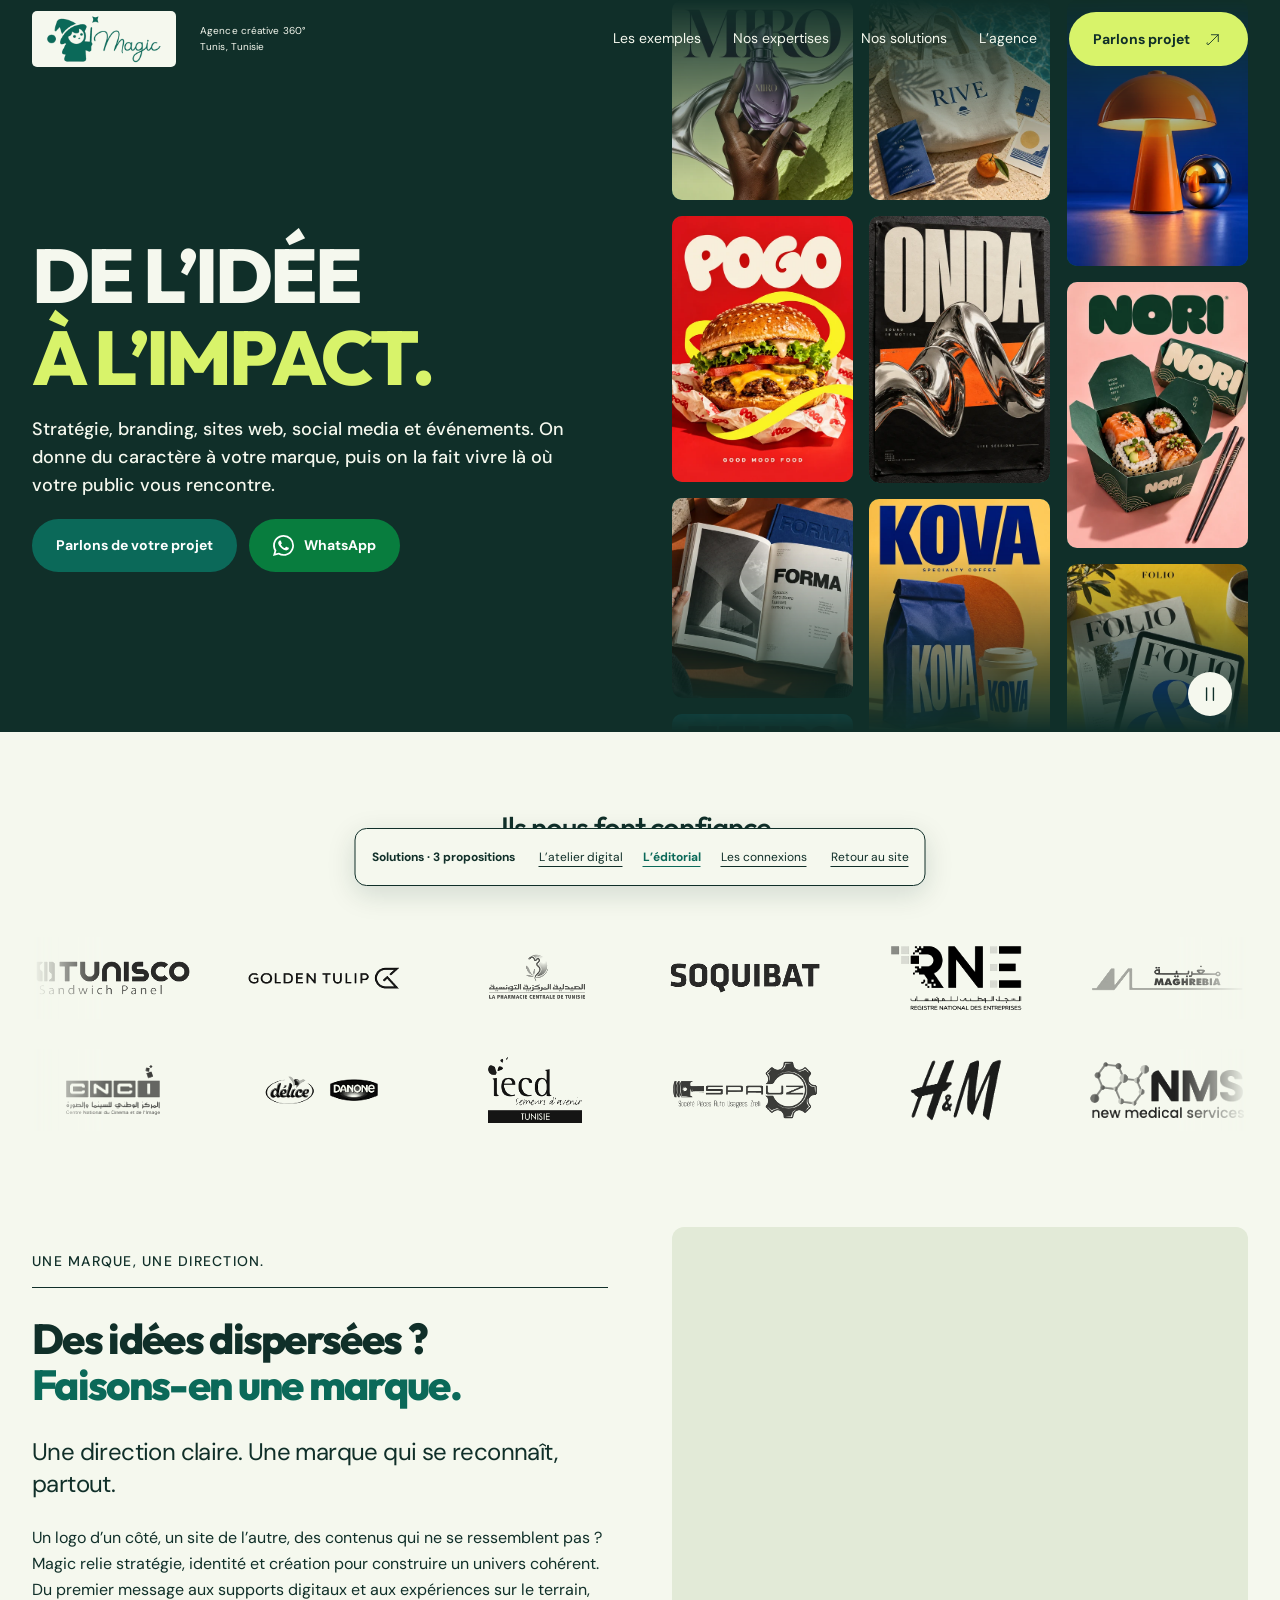
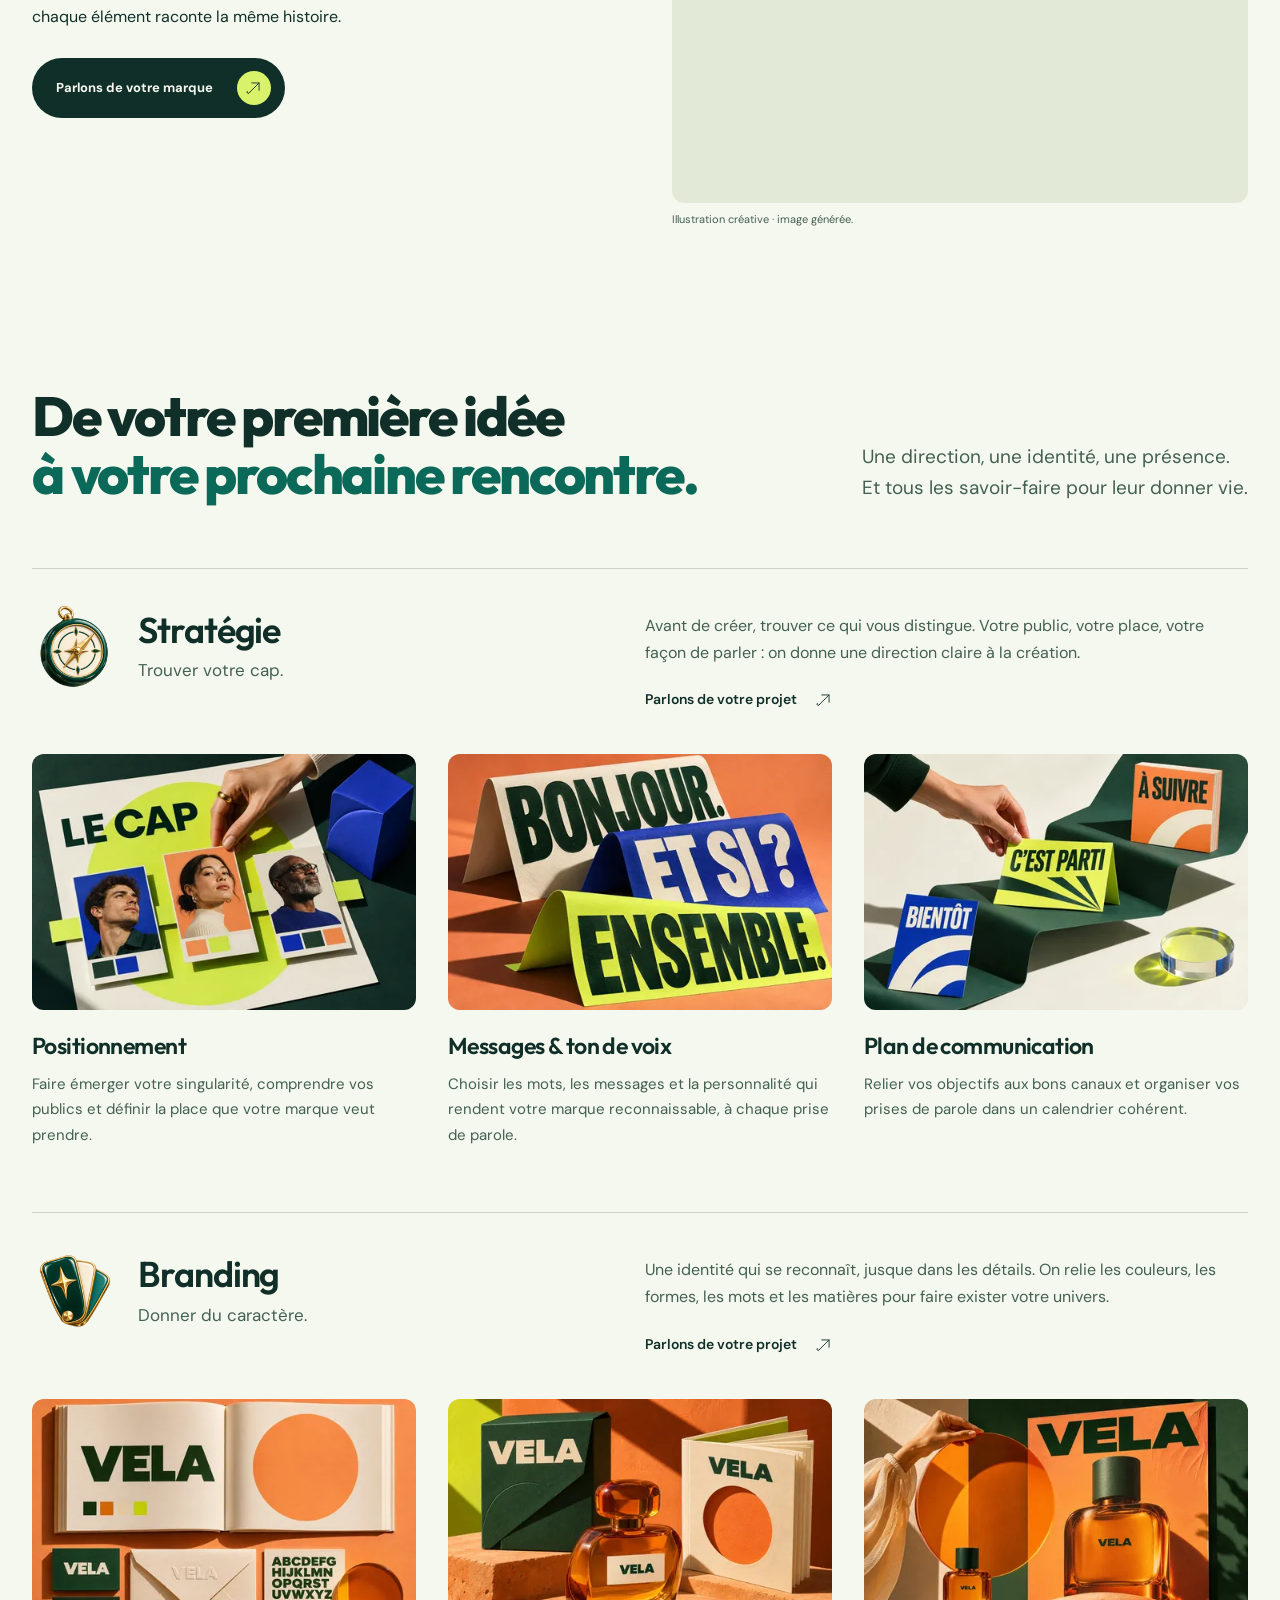
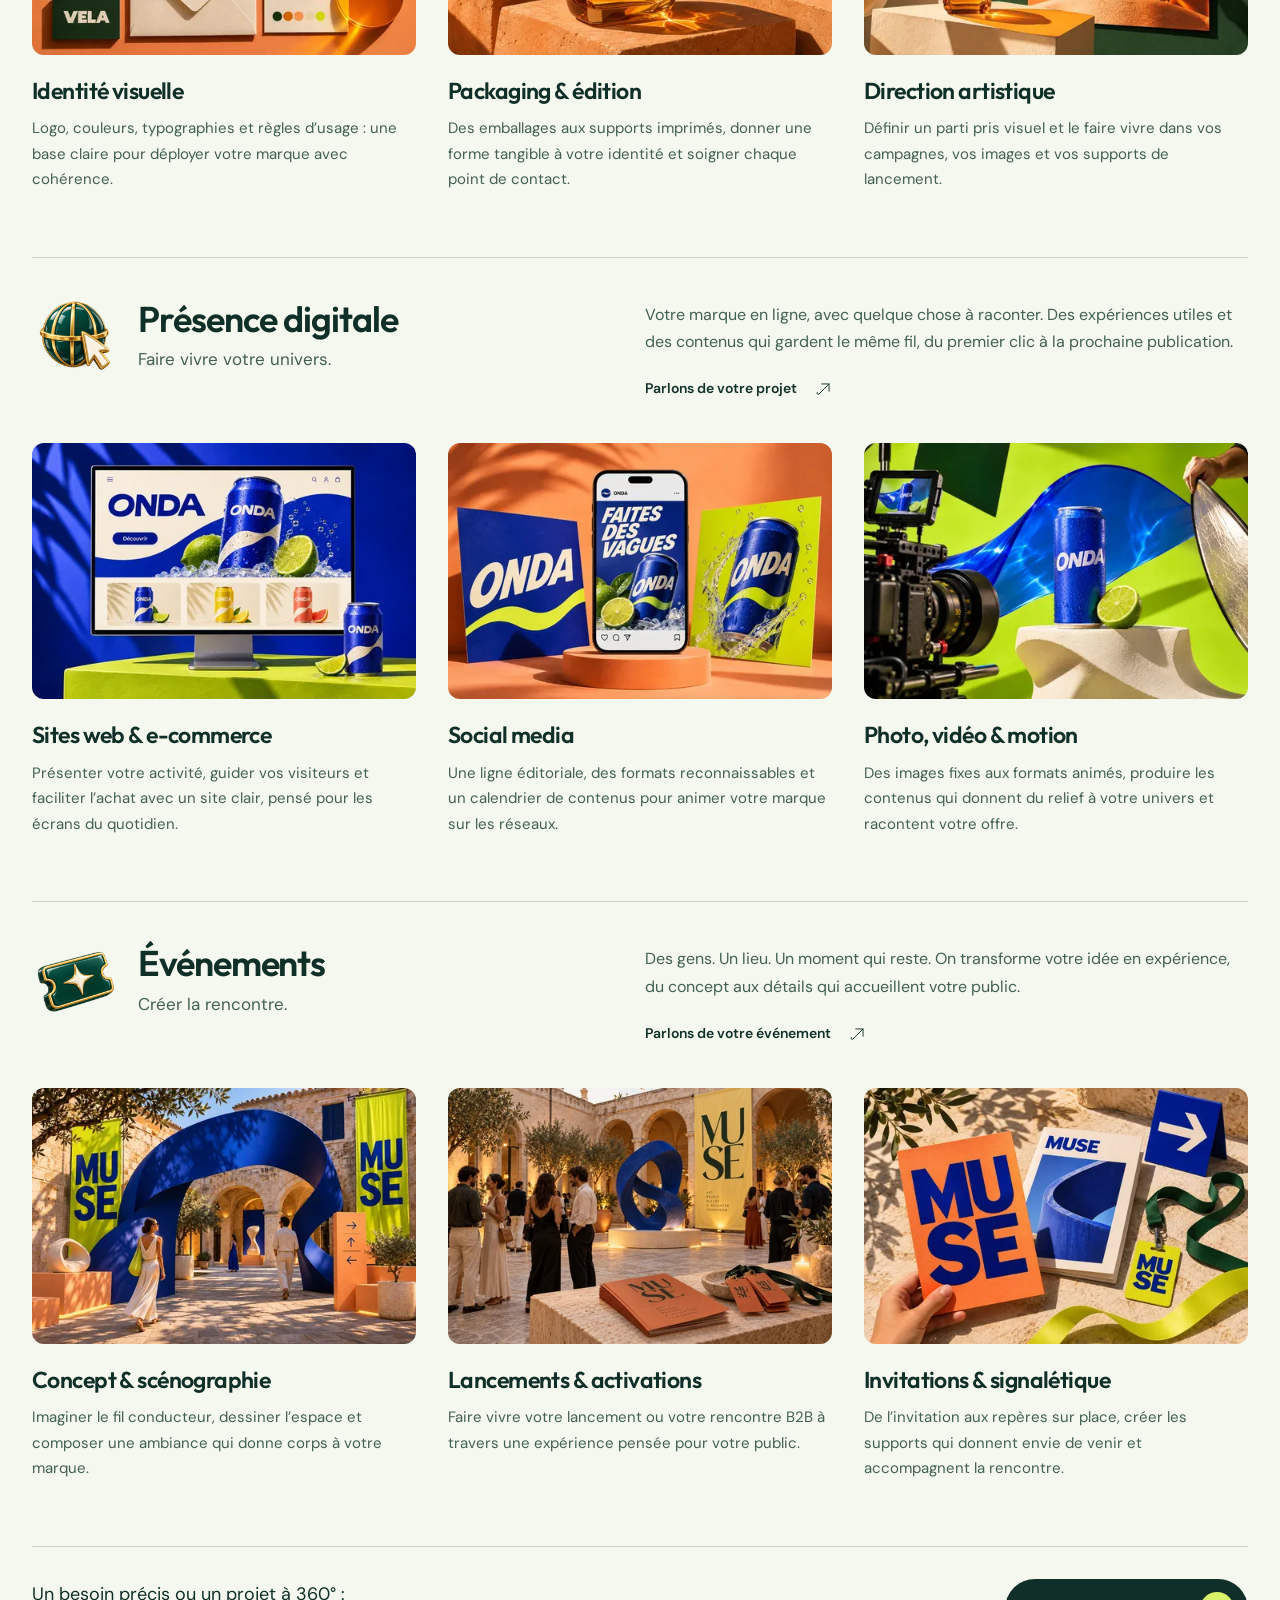
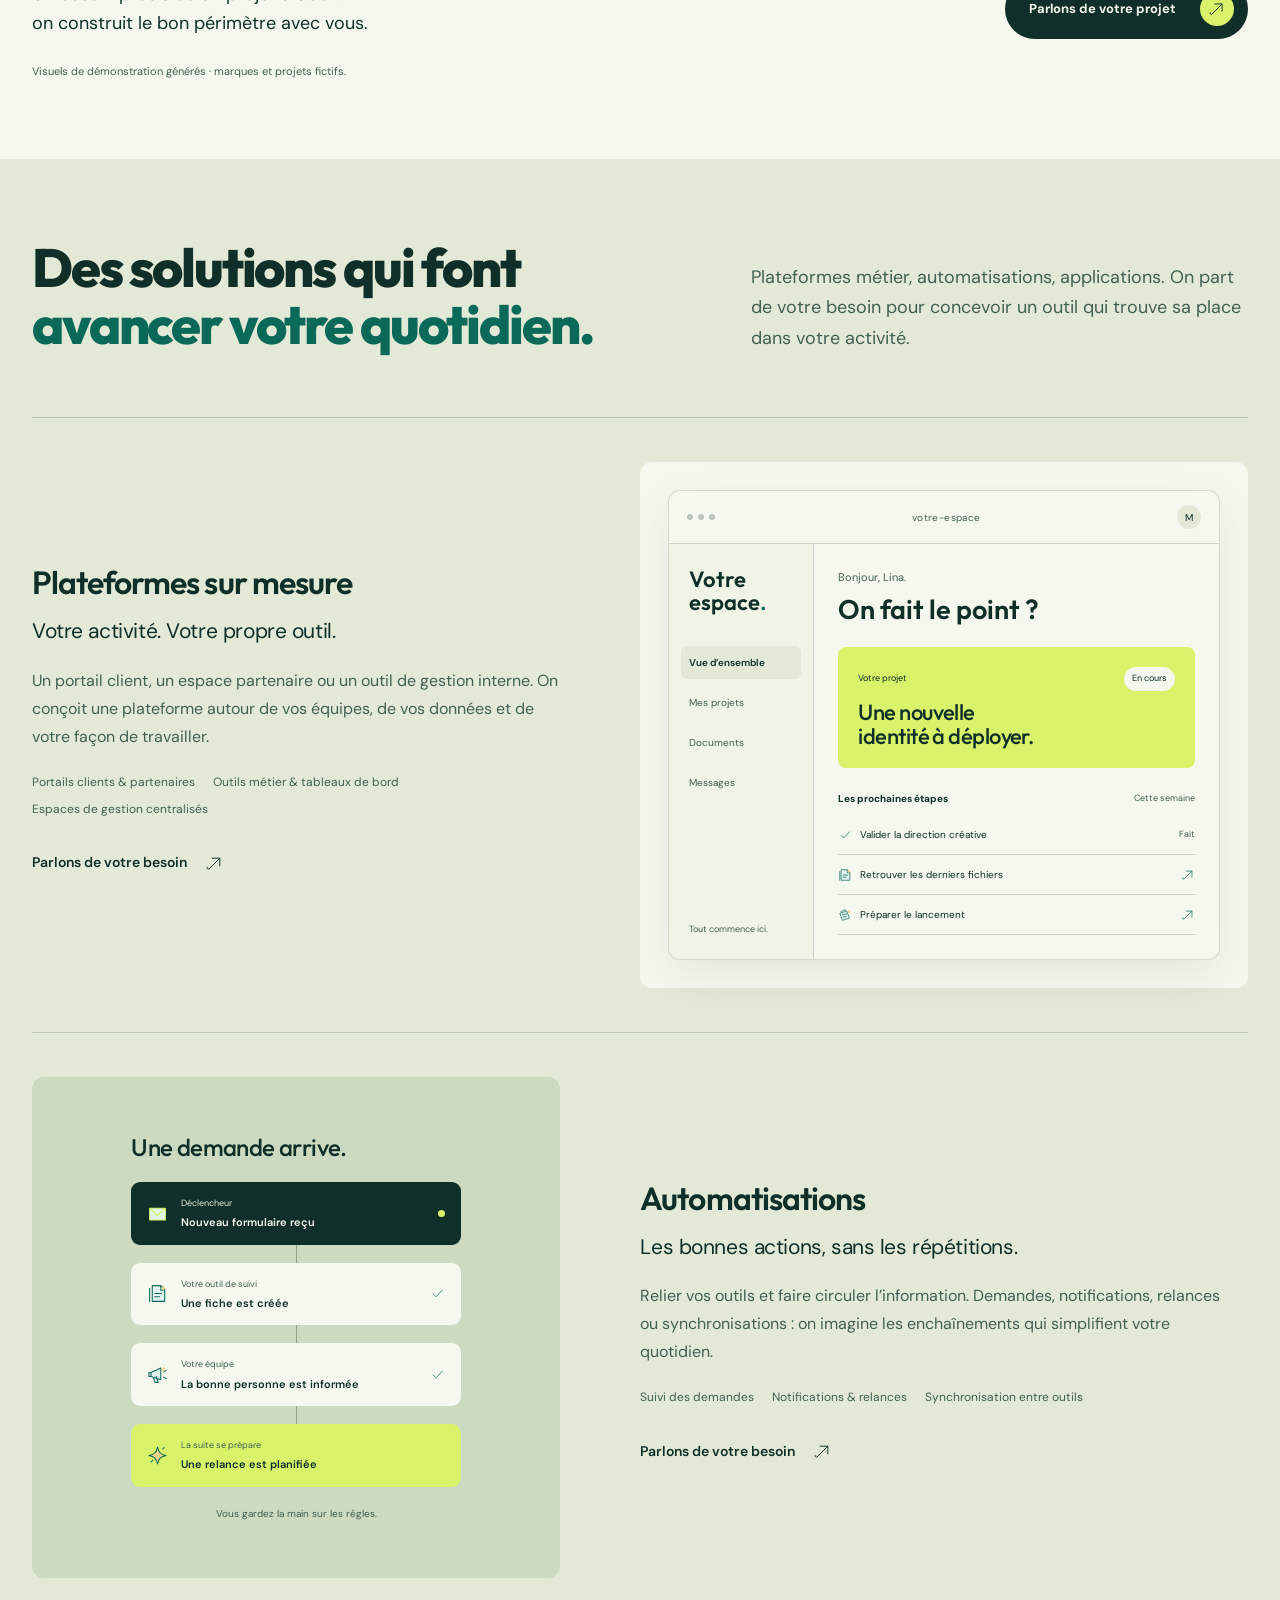
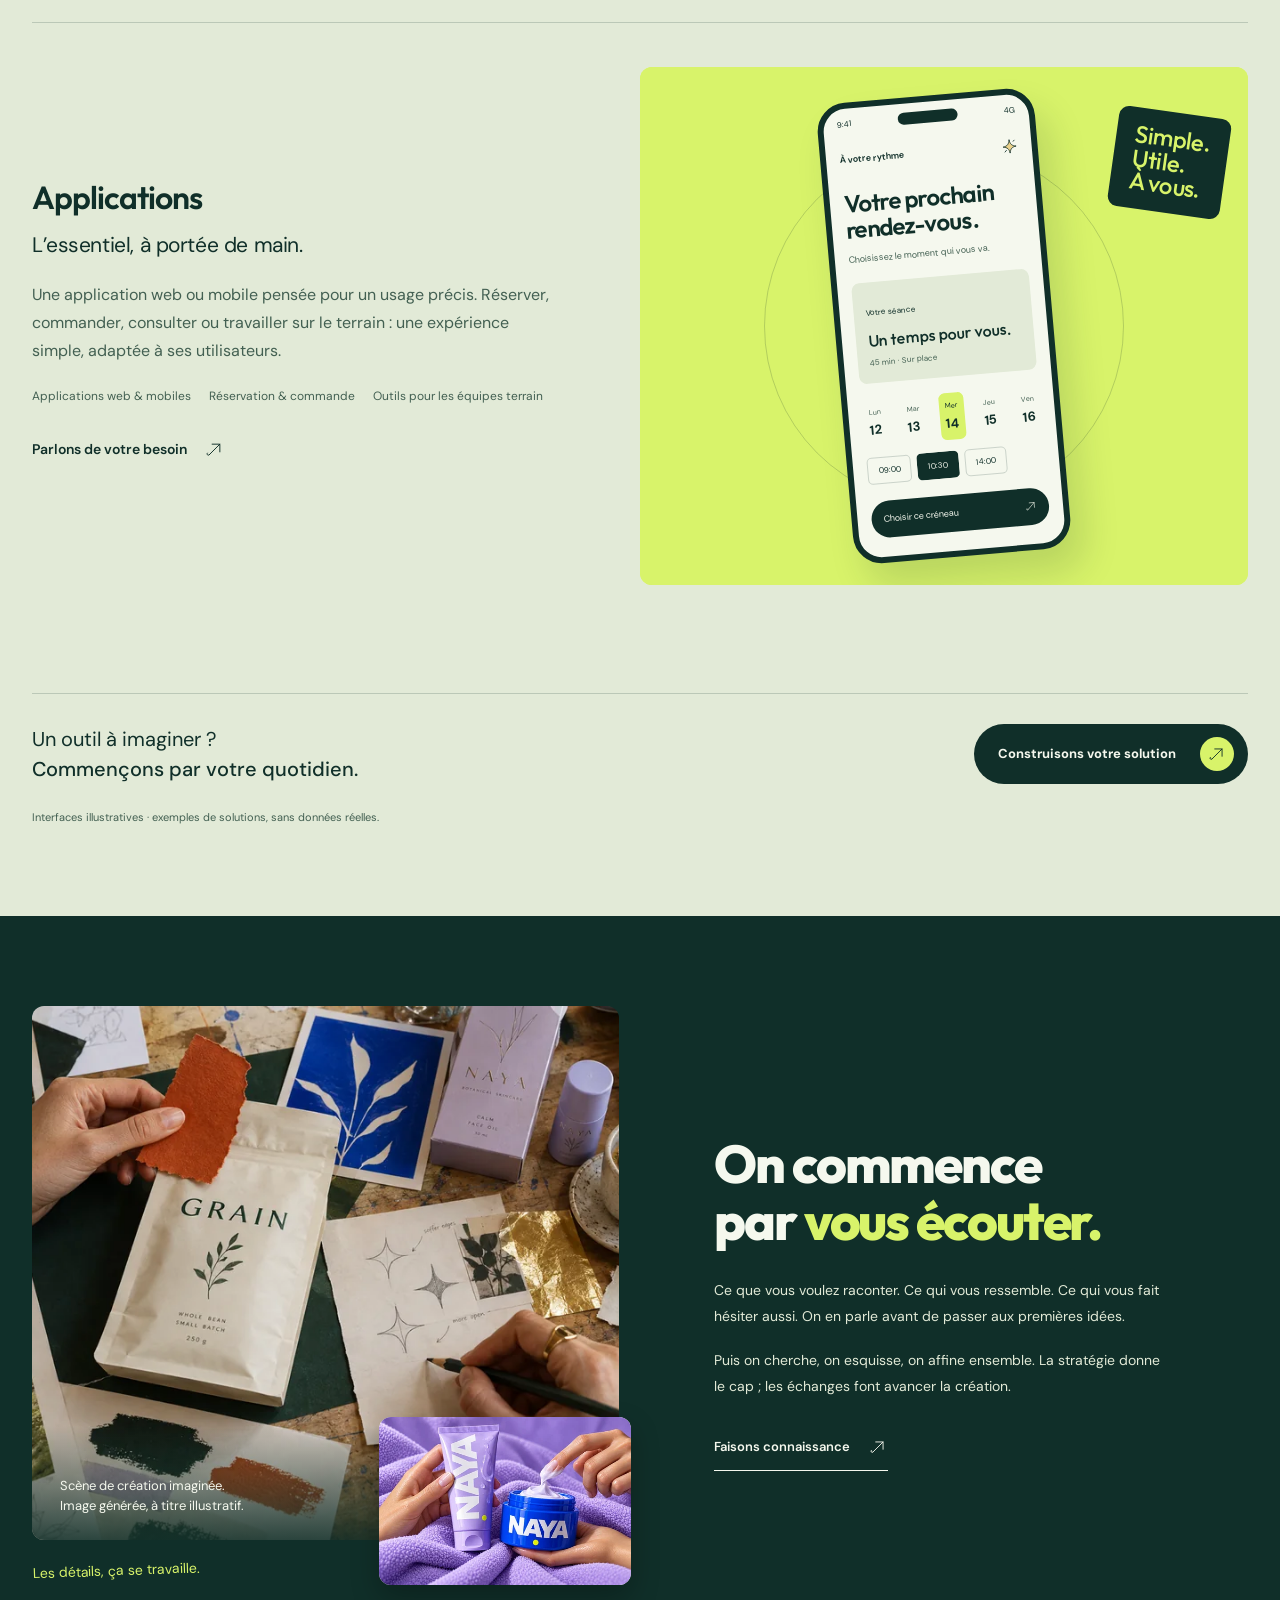
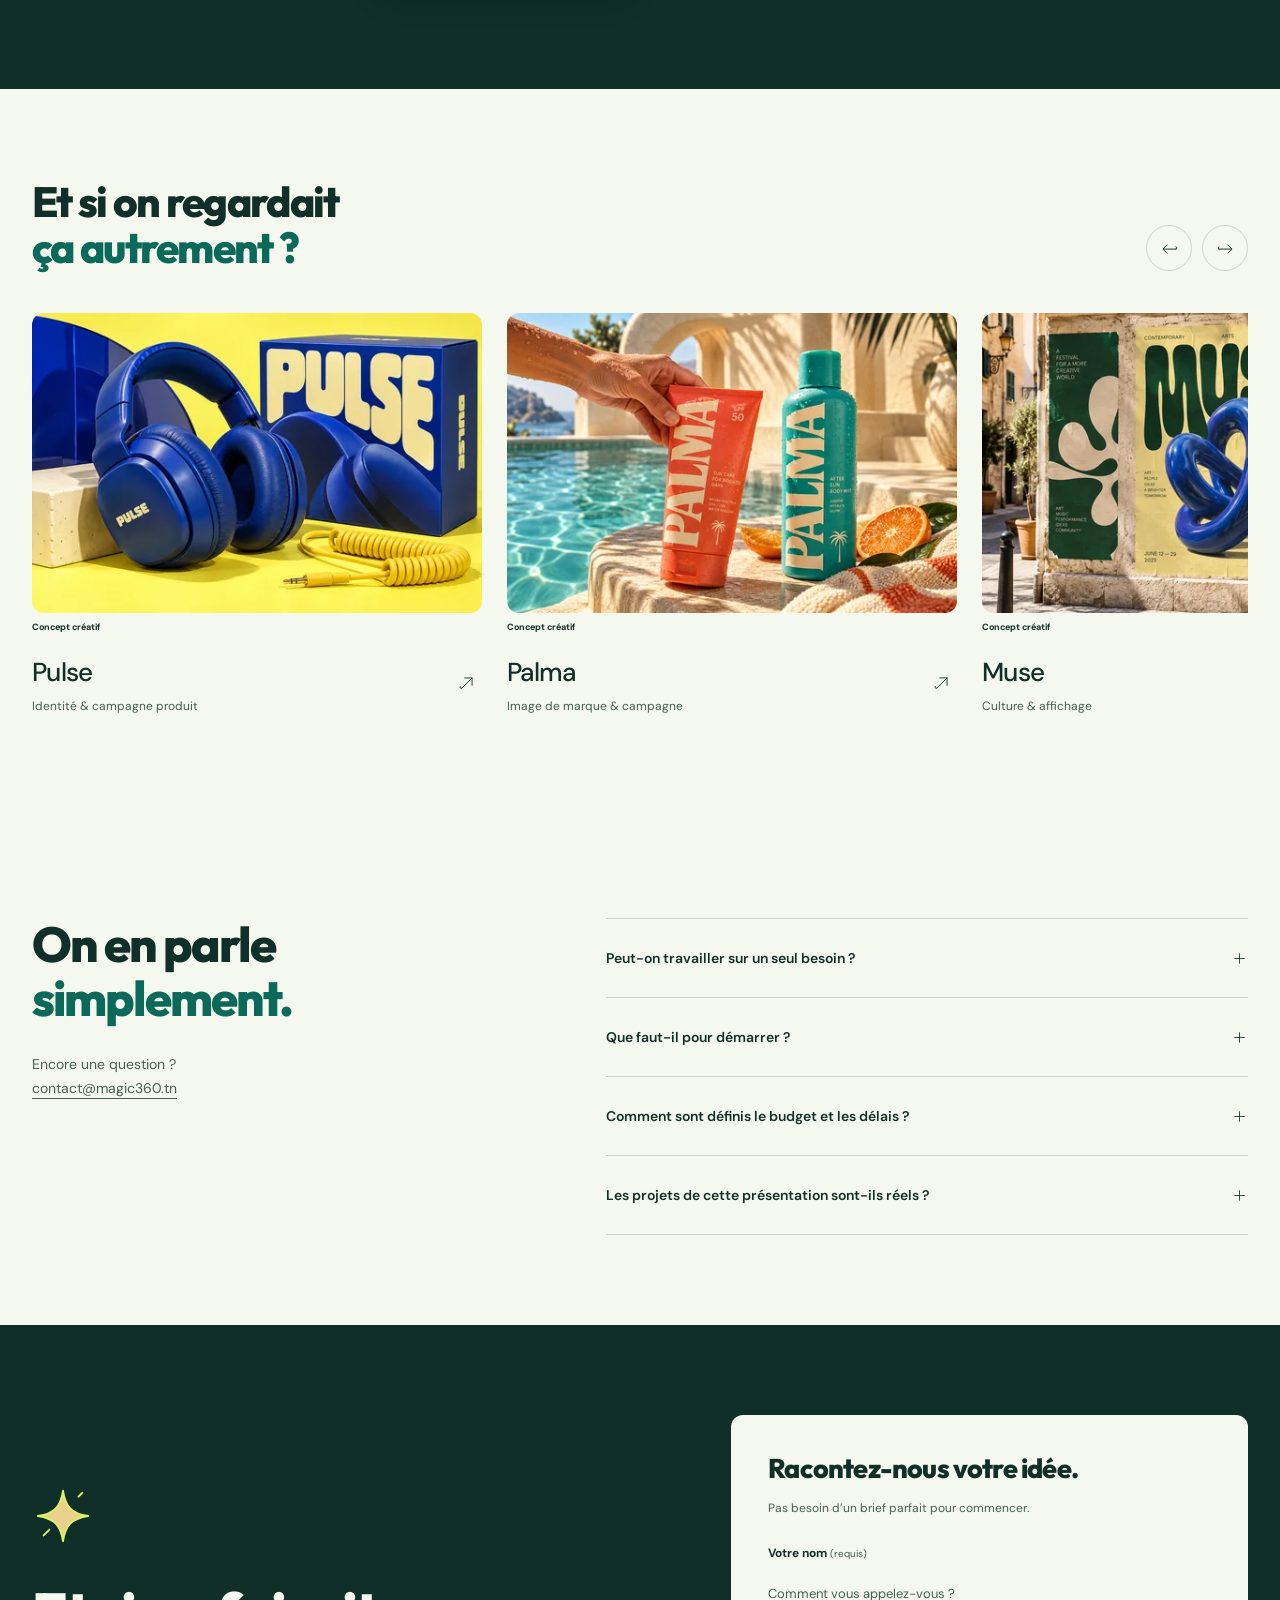
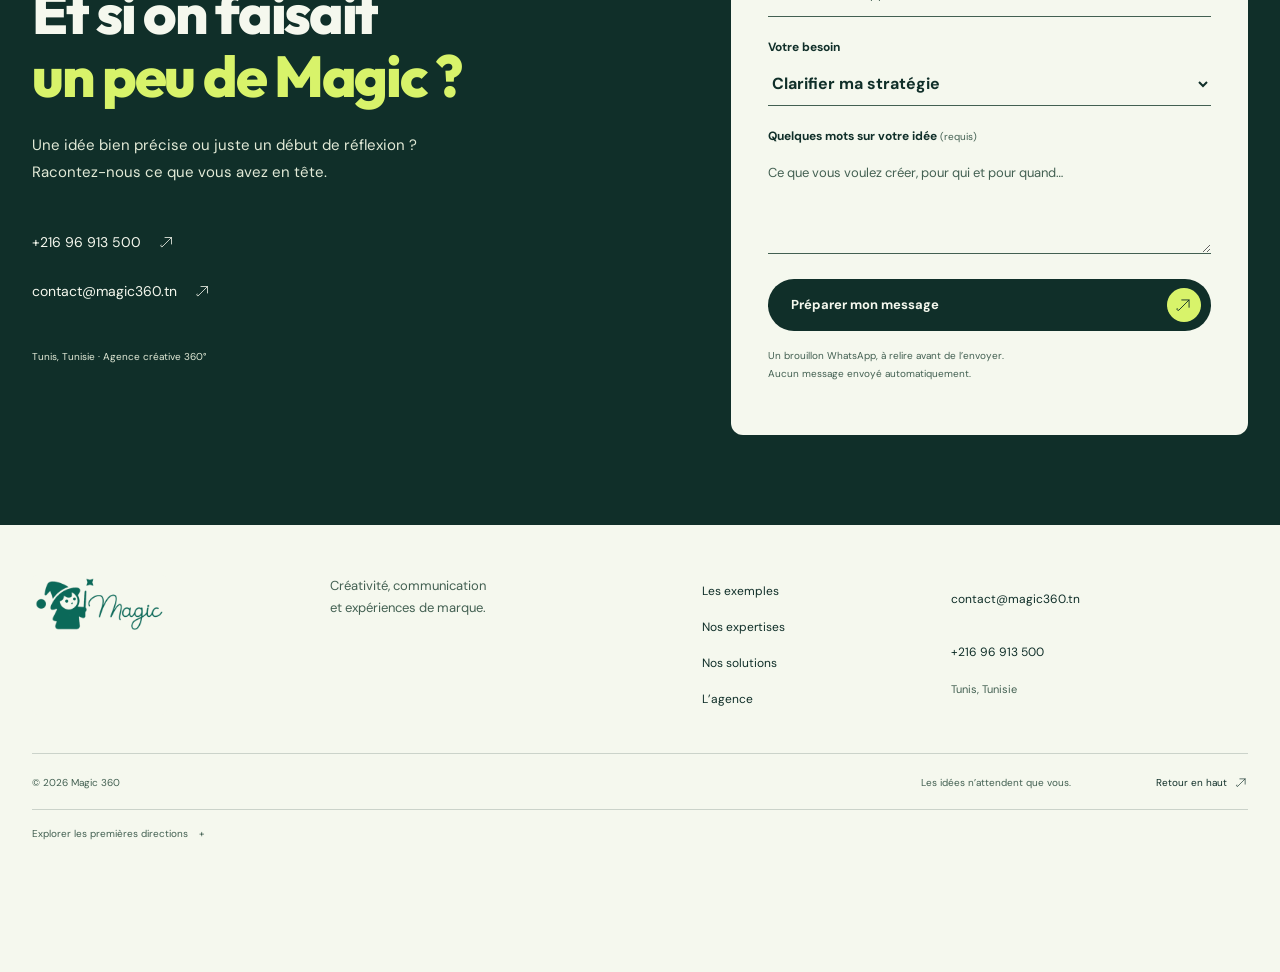
<file: directions/solutions-editorial/index.html>
<!doctype html>
<html lang="fr">
<head>
<meta charset="utf-8">
<meta name="viewport" content="width=device-width,initial-scale=1">
<meta name="theme-color" content="#102F29">
<meta name="robots" content="noindex, follow">
<title>L’éditorial — Solutions | Magic 360</title>
<meta name="description" content="Branding, campagnes, digital et événementiel : Magic 360 réunit stratégie et création pour donner du caractère à votre marque en Tunisie.">
<link rel="canonical" href="https://magicbrandingco.com/">
<meta property="og:title" content="Magic 360 — Des idées qui prennent vie">
<meta property="og:description" content="Agence de communication et création à 360° en Tunisie.">
<meta property="og:image" content="https://magicbrandingco.com/assets/magic/naya-1400.webp">
<meta property="og:type" content="website">
<meta property="og:locale" content="fr_TN">
<link rel="icon" href="/magiclogo.png">
<link rel="preload" href="/assets/fonts/dm-sans-latin.woff2" as="font" type="font/woff2" crossorigin>
<link rel="preload" href="/assets/fonts/outfit-latin.woff2" as="font" type="font/woff2" crossorigin>
<link rel="stylesheet" href="/assets/fonts/magic-fonts.css?v=5838521dd9aa">
<link rel="stylesheet" href="/assets/magic.css?v=66bfb69ff8a2">
<script src="/assets/magic.js?v=a4de19dbe565" defer>
</script>
<script id="work-data" type="application/json">{"naya": {"title": "Naya", "category": "branding", "label": "Identité & direction artistique", "description": "Une marque de soin qui ose la couleur. Une identité, une direction produit et un langage visuel imaginés pour les mêmes moments de marque.", "deliverables": ["Identité visuelle", "Direction artistique", "Campagne produit"], "alt": "Concept Naya : soins lavande et bleu cobalt", "images": [{"key": "naya", "alt": "Concept Naya : soins lavande et bleu cobalt"}, {"key": "naya-hands", "alt": "Concept Naya : mains utilisant le tube lavande et le pot de crème bleu cobalt"}, {"key": "naya-campaign", "alt": "Concept Naya : affiche lavande, packaging et guide de marque"}, {"key": "naya-retail", "alt": "Concept Naya : présentoir lavande, soins bleu cobalt et sacs de marque"}]}, "kora": {"title": "Kora", "category": "campagne", "label": "Campagne & image de marque", "description": "Du mouvement dans l’image. Une exploration de campagne sport où la photographie produit et la typographie portent la même énergie.", "deliverables": ["Concept de campagne", "Création publicitaire", "Direction photo"], "alt": "Concept Kora : sneaker bleue sur une composition rouge et ivoire", "images": [{"key": "kora", "alt": "Concept Kora : sneaker bleue sur une composition rouge et ivoire"}, {"key": "kora-campaign", "alt": "Concept Kora : geste de laçage, sneakers bleues et campagne rouge et crème"}, {"key": "kora-detail", "alt": "Concept Kora : détail de sneaker bleue, boîte rouge et supports de marque"}, {"key": "kora-social", "alt": "Concept Kora : campagne digitale sur téléphone et sneakers bleues sur fond rouge"}]}, "saison": {"title": "Saison", "category": "branding", "label": "Packaging & campagne produit", "description": "Un lancement plein de caractère. Un système de packaging et des images de campagne qui donnent le goût de découvrir la marque.", "deliverables": ["Design packaging", "Campagne produit", "Contenus sociaux"], "alt": "Concept Saison : canettes et oranges sur une composition corail", "images": [{"key": "saison", "alt": "Concept Saison : canettes et oranges sur une composition corail"}, {"key": "saison-campaign", "alt": "Concept Saison : main tenant une canette et campagne orange et vert"}, {"key": "saison-social", "alt": "Concept Saison : campagne sociale sur téléphone, canettes et agrumes"}]}, "muse": {"title": "Muse", "category": "campagne", "label": "Culture & affichage", "description": "Un festival d’art fictif, une présence qui se remarque. La typographie et la matière deviennent un langage d’affichage cohérent.", "deliverables": ["Identité culturelle", "Affichage", "Campagne"], "alt": "Concept Muse : affiches culturelles avec sculpture bleue", "images": [{"key": "muse", "alt": "Concept Muse : affiches culturelles avec sculpture bleue"}, {"key": "muse-event", "alt": "Concept Muse : visiteurs dans une cour méditerranéenne, sculpture bleue et signalétique jaune"}, {"key": "muse-tickets", "alt": "Concept Muse : billets, programme jaune et bracelet de festival autour d’une sculpture bleue"}]}, "pulse": {"title": "Pulse", "category": "campagne", "label": "Identité & campagne produit", "description": "Un casque, une couleur, une présence. Une exploration où le bleu électrique et le jaune donnent une personnalité immédiate à un objet du quotidien.", "deliverables": ["Identité visuelle", "Packaging", "Campagne produit"], "alt": "Concept Pulse : casque bleu cobalt et packaging jaune et bleu", "images": [{"key": "pulse", "alt": "Concept Pulse : casque bleu cobalt et packaging jaune et bleu"}, {"key": "pulse-lifestyle", "alt": "Concept Pulse : portrait de campagne avec casque bleu et univers jaune"}, {"key": "pulse-posters", "alt": "Concept Pulse : affiche jaune et cobalt, casque et packaging audio"}, {"key": "pulse-web", "alt": "Concept Pulse : site web audio sur ordinateur, casque bleu et câble jaune"}]}, "grain": {"title": "Grain", "category": "branding", "label": "Packaging & direction artistique", "description": "Du papier froissé, un café et une couleur chaude. Une identité de café fictive pensée pour garder quelque chose de simple et de vivant dans chaque détail.", "deliverables": ["Identité de marque", "Packaging", "Direction photo"], "alt": "Concept Grain : sachets de café orange, tasse et main tenant un emballage", "images": [{"key": "grain", "alt": "Concept Grain : sachets de café orange, tasse et main tenant un emballage"}, {"key": "grain-strategy", "alt": "Concept Grain : main disposant des nuanciers, un sachet de café orange et des supports de marque"}, {"key": "grain-identity", "alt": "Concept Grain : packaging café orange, guide de marque et tasse imprimée"}]}, "palma": {"title": "Palma", "category": "campagne", "label": "Image de marque & campagne", "description": "Une lumière franche, de l’eau et un geste naturel. Un concept solaire où le produit entre dans une scène plutôt que de rester posé à côté.", "deliverables": ["Direction artistique", "Photographie de campagne", "Création publicitaire"], "alt": "Concept Palma : soins solaires corail et turquoise au bord d’une piscine", "images": [{"key": "palma", "alt": "Concept Palma : soins solaires corail et turquoise au bord d’une piscine"}, {"key": "palma-digital", "alt": "Concept Palma : site e-commerce sur ordinateur, contenus sociaux sur téléphone et tube de soin corail"}, {"key": "palma-campaign", "alt": "Concept Palma : tote bag, carte de campagne et soins corail et turquoise"}, {"key": "palma-summer", "alt": "Concept Palma : campagne solaire, produits corail et turquoise, serviette et affiche"}]}, "grain-strategy": {"title": "Grain, du fond à la forme", "category": "strategie", "label": "Stratégie & identité de marque", "description": "Exemple fictif : lancer un café de spécialité. Partir du public et de la personnalité de la marque, puis traduire ce cap en couleurs, en mots et en packaging.", "deliverables": ["Positionnement", "Territoire de marque", "Identité & packaging"], "alt": "Concept Grain : main disposant des nuanciers, un sachet de café orange et des supports de marque", "images": [{"key": "grain-strategy", "alt": "Concept Grain : main disposant des nuanciers, un sachet de café orange et des supports de marque"}, {"key": "grain", "alt": "Concept Grain : sachets de café orange, tasse et main tenant un emballage"}, {"key": "grain-identity", "alt": "Concept Grain : packaging café orange, guide de marque et tasse imprimée"}]}, "palma-digital": {"title": "Palma, sur tous les écrans", "category": "digital", "label": "Site web & social media", "description": "Exemple fictif : faire vivre une marque de soin en ligne. Un site pour découvrir les produits, une direction de contenu pour les réseaux sociaux et des visuels qui gardent la même personnalité.", "deliverables": ["Direction digitale", "Site e-commerce", "Contenus social media"], "alt": "Concept Palma : site e-commerce sur ordinateur, contenus sociaux sur téléphone et tube de soin corail", "images": [{"key": "palma", "alt": "Concept Palma : soins solaires corail et turquoise au bord d’une piscine"}, {"key": "palma-digital", "alt": "Concept Palma : site e-commerce sur ordinateur, contenus sociaux sur téléphone et tube de soin corail"}, {"key": "palma-campaign", "alt": "Concept Palma : tote bag, carte de campagne et soins corail et turquoise"}, {"key": "palma-summer", "alt": "Concept Palma : campagne solaire, produits corail et turquoise, serviette et affiche"}]}, "muse-event": {"title": "Muse, une marque qui se vit", "category": "experience", "label": "Événement & expérience de marque", "description": "Exemple fictif : donner rendez-vous autour d’un lancement culturel. Une idée de scénographie relie l’invitation, la signalétique, l’installation et les moments de rencontre.", "deliverables": ["Concept événementiel", "Scénographie", "Invitations & signalétique"], "alt": "Concept Muse : visiteurs dans une cour méditerranéenne, sculpture bleue et signalétique jaune", "images": [{"key": "muse", "alt": "Concept Muse : affiches culturelles avec sculpture bleue"}, {"key": "muse-event", "alt": "Concept Muse : visiteurs dans une cour méditerranéenne, sculpture bleue et signalétique jaune"}, {"key": "muse-tickets", "alt": "Concept Muse : billets, programme jaune et bracelet de festival autour d’une sculpture bleue"}]}}</script>
<script type="application/ld+json">{"@context":"https://schema.org","@type":"Organization","@id":"https://magicbrandingco.com/#organization","name":"Magic 360","url":"https://magicbrandingco.com/","logo":"https://magicbrandingco.com/magiclogo.png","telephone":"+21696913500","email":"contact@magic360.tn","address":{"@type":"PostalAddress","addressLocality":"Tunis","addressCountry":"TN"}}</script>
<link rel="stylesheet" href="/assets/service-editorial.css?v=6292b7cc643b">
<link rel="stylesheet" href="/assets/solution-variants.css?v=c239201e23da">
</head>
<body id="top">
<a class="skip-link" href="#main">Aller au contenu</a>
<header class="site-header">
<div class="container nav-layout">
<a class="brand" href="#top" aria-label="Magic 360 — accueil">
<img src="/assets/magic/magic-logo.png" alt="Magic" width="352" height="160">
</a>
<span class="brand-description">Agence créative 360°<br>Tunis, Tunisie</span>
<nav class="main-nav" id="main-nav" aria-label="Navigation principale">
<a href="#realisations">Les exemples</a>
<a href="#services">Nos expertises</a>
<a href="#solutions">Nos solutions</a>
<a href="#agence">L’agence</a>
</nav>
<a class="nav-cta" href="#contact">
<span>Parlons projet</span>
<span class="button-icon">
<svg class="magic-icon icon-up" viewBox="0 0 32 32" fill="none" stroke="currentColor" stroke-width="1.6" stroke-linecap="round" stroke-linejoin="round" aria-hidden="true">
<use href="/assets/magic-icons.svg#magic-up"/>
</svg>
</span>
</a>
<button class="menu-toggle" aria-controls="main-nav" aria-expanded="false" aria-label="Ouvrir le menu">
<svg class="magic-icon icon-menu" viewBox="0 0 32 32" fill="none" stroke="currentColor" stroke-width="1.6" stroke-linecap="round" stroke-linejoin="round" aria-hidden="true">
<use href="/assets/magic-icons.svg#magic-menu"/>
</svg>
</button>
</div>
</header>
<main id="main">
<section class="hero hero--impact">
<div class="container hero-layout">
<div class="hero-copy">
<h1>De l’idée<br>
<em>à l’impact.</em>
</h1>
<p>Stratégie, branding, sites web, social media et événements. On donne du caractère à votre marque, puis on la fait vivre là où votre public vous rencontre.</p>
<div class="hero-actions">
<a class="button hero-cta" href="#contact">Parlons de votre projet</a>
<a class="button hero-whatsapp" href="https://wa.me/21696913500" target="_blank" rel="noopener">
<svg class="magic-icon icon-whatsapp" viewBox="0 0 32 32" fill="none" stroke="currentColor" stroke-width="1.6" stroke-linecap="round" stroke-linejoin="round" aria-hidden="true">
<use href="/assets/magic-icons.svg#magic-whatsapp"/>
</svg>
<span>WhatsApp</span>
</a>
</div>
</div>
<div class="campaign-wall" aria-label="Mur de concepts créatifs">
<div class="wall-stage wall-stage--desktop" aria-hidden="true">
<div class="wall-lane lane-0">
<div class="wall-track" style="animation-duration:180s">
<div class="wall-group">
<div class="wall-tile" style="--art-ratio:0.9073724">
<img src="/assets/hero/miro-480.webp" srcset="/assets/hero/miro-480.webp 480w, /assets/hero/miro-900.webp 900w, /assets/hero/miro-1400.webp 1400w" sizes="(min-width:1650px) 244px, (min-width:1280px) 182px, 200px" width="480" height="529" alt="" loading="eager" decoding="async">
<span>MIRO</span>
</div>
<div class="wall-tile" style="--art-ratio:0.6808511">
<img src="/assets/hero/pogo-480.webp" srcset="/assets/hero/pogo-480.webp 480w, /assets/hero/pogo-900.webp 900w, /assets/hero/pogo-1400.webp 1400w" sizes="(min-width:1650px) 244px, (min-width:1280px) 182px, 200px" width="480" height="705" alt="" loading="eager" decoding="async">
<span>POGO</span>
</div>
<div class="wall-tile" style="--art-ratio:0.9073724">
<img src="/assets/hero/forma-480.webp" srcset="/assets/hero/forma-480.webp 480w, /assets/hero/forma-900.webp 900w, /assets/hero/forma-1400.webp 1400w" sizes="(min-width:1650px) 244px, (min-width:1280px) 182px, 200px" width="480" height="529" alt="" loading="eager" decoding="async">
<span>FORMA</span>
</div>
<div class="wall-tile" style="--art-ratio:0.6798867">
<img src="/assets/hero/tempo-480.webp" srcset="/assets/hero/tempo-480.webp 480w, /assets/hero/tempo-900.webp 900w, /assets/hero/tempo-1400.webp 1400w" sizes="(min-width:1650px) 244px, (min-width:1280px) 182px, 200px" width="480" height="706" alt="" loading="eager" decoding="async">
<span>TEMPO</span>
</div>
<div class="wall-tile" style="--art-ratio:1.0000000">
<img src="/assets/hero/bloom-480.webp" srcset="/assets/hero/bloom-480.webp 480w, /assets/hero/bloom-900.webp 900w, /assets/hero/bloom-1400.webp 1400w" sizes="(min-width:1650px) 244px, (min-width:1280px) 182px, 200px" width="480" height="480" alt="" loading="eager" decoding="async">
<span>BLOOM</span>
</div>
<div class="wall-tile" style="--art-ratio:0.9073724">
<img src="/assets/hero/miro-480.webp" srcset="/assets/hero/miro-480.webp 480w, /assets/hero/miro-900.webp 900w, /assets/hero/miro-1400.webp 1400w" sizes="(min-width:1650px) 244px, (min-width:1280px) 182px, 200px" width="480" height="529" alt="" loading="eager" decoding="async">
<span>MIRO</span>
</div>
<div class="wall-tile" style="--art-ratio:0.6808511">
<img src="/assets/hero/pogo-480.webp" srcset="/assets/hero/pogo-480.webp 480w, /assets/hero/pogo-900.webp 900w, /assets/hero/pogo-1400.webp 1400w" sizes="(min-width:1650px) 244px, (min-width:1280px) 182px, 200px" width="480" height="705" alt="" loading="eager" decoding="async">
<span>POGO</span>
</div>
<div class="wall-tile" style="--art-ratio:0.9073724">
<img src="/assets/hero/forma-480.webp" srcset="/assets/hero/forma-480.webp 480w, /assets/hero/forma-900.webp 900w, /assets/hero/forma-1400.webp 1400w" sizes="(min-width:1650px) 244px, (min-width:1280px) 182px, 200px" width="480" height="529" alt="" loading="eager" decoding="async">
<span>FORMA</span>
</div>
<div class="wall-tile" style="--art-ratio:0.6798867">
<img src="/assets/hero/tempo-480.webp" srcset="/assets/hero/tempo-480.webp 480w, /assets/hero/tempo-900.webp 900w, /assets/hero/tempo-1400.webp 1400w" sizes="(min-width:1650px) 244px, (min-width:1280px) 182px, 200px" width="480" height="706" alt="" loading="eager" decoding="async">
<span>TEMPO</span>
</div>
<div class="wall-tile" style="--art-ratio:1.0000000">
<img src="/assets/hero/bloom-480.webp" srcset="/assets/hero/bloom-480.webp 480w, /assets/hero/bloom-900.webp 900w, /assets/hero/bloom-1400.webp 1400w" sizes="(min-width:1650px) 244px, (min-width:1280px) 182px, 200px" width="480" height="480" alt="" loading="eager" decoding="async">
<span>BLOOM</span>
</div>
<div class="wall-tile" style="--art-ratio:0.9073724">
<img src="/assets/hero/miro-480.webp" srcset="/assets/hero/miro-480.webp 480w, /assets/hero/miro-900.webp 900w, /assets/hero/miro-1400.webp 1400w" sizes="(min-width:1650px) 244px, (min-width:1280px) 182px, 200px" width="480" height="529" alt="" loading="eager" decoding="async">
<span>MIRO</span>
</div>
<div class="wall-tile" style="--art-ratio:0.6808511">
<img src="/assets/hero/pogo-480.webp" srcset="/assets/hero/pogo-480.webp 480w, /assets/hero/pogo-900.webp 900w, /assets/hero/pogo-1400.webp 1400w" sizes="(min-width:1650px) 244px, (min-width:1280px) 182px, 200px" width="480" height="705" alt="" loading="eager" decoding="async">
<span>POGO</span>
</div>
<div class="wall-tile" style="--art-ratio:0.9073724">
<img src="/assets/hero/forma-480.webp" srcset="/assets/hero/forma-480.webp 480w, /assets/hero/forma-900.webp 900w, /assets/hero/forma-1400.webp 1400w" sizes="(min-width:1650px) 244px, (min-width:1280px) 182px, 200px" width="480" height="529" alt="" loading="eager" decoding="async">
<span>FORMA</span>
</div>
<div class="wall-tile" style="--art-ratio:0.6798867">
<img src="/assets/hero/tempo-480.webp" srcset="/assets/hero/tempo-480.webp 480w, /assets/hero/tempo-900.webp 900w, /assets/hero/tempo-1400.webp 1400w" sizes="(min-width:1650px) 244px, (min-width:1280px) 182px, 200px" width="480" height="706" alt="" loading="eager" decoding="async">
<span>TEMPO</span>
</div>
<div class="wall-tile" style="--art-ratio:1.0000000">
<img src="/assets/hero/bloom-480.webp" srcset="/assets/hero/bloom-480.webp 480w, /assets/hero/bloom-900.webp 900w, /assets/hero/bloom-1400.webp 1400w" sizes="(min-width:1650px) 244px, (min-width:1280px) 182px, 200px" width="480" height="480" alt="" loading="eager" decoding="async">
<span>BLOOM</span>
</div>
</div>
<div class="wall-group wall-copy" aria-hidden="true">
<div class="wall-tile" style="--art-ratio:0.9073724">
<img src="/assets/hero/miro-480.webp" srcset="/assets/hero/miro-480.webp 480w, /assets/hero/miro-900.webp 900w, /assets/hero/miro-1400.webp 1400w" sizes="(min-width:1650px) 244px, (min-width:1280px) 182px, 200px" width="480" height="529" alt="" loading="eager" decoding="async">
<span>MIRO</span>
</div>
<div class="wall-tile" style="--art-ratio:0.6808511">
<img src="/assets/hero/pogo-480.webp" srcset="/assets/hero/pogo-480.webp 480w, /assets/hero/pogo-900.webp 900w, /assets/hero/pogo-1400.webp 1400w" sizes="(min-width:1650px) 244px, (min-width:1280px) 182px, 200px" width="480" height="705" alt="" loading="eager" decoding="async">
<span>POGO</span>
</div>
<div class="wall-tile" style="--art-ratio:0.9073724">
<img src="/assets/hero/forma-480.webp" srcset="/assets/hero/forma-480.webp 480w, /assets/hero/forma-900.webp 900w, /assets/hero/forma-1400.webp 1400w" sizes="(min-width:1650px) 244px, (min-width:1280px) 182px, 200px" width="480" height="529" alt="" loading="eager" decoding="async">
<span>FORMA</span>
</div>
<div class="wall-tile" style="--art-ratio:0.6798867">
<img src="/assets/hero/tempo-480.webp" srcset="/assets/hero/tempo-480.webp 480w, /assets/hero/tempo-900.webp 900w, /assets/hero/tempo-1400.webp 1400w" sizes="(min-width:1650px) 244px, (min-width:1280px) 182px, 200px" width="480" height="706" alt="" loading="eager" decoding="async">
<span>TEMPO</span>
</div>
<div class="wall-tile" style="--art-ratio:1.0000000">
<img src="/assets/hero/bloom-480.webp" srcset="/assets/hero/bloom-480.webp 480w, /assets/hero/bloom-900.webp 900w, /assets/hero/bloom-1400.webp 1400w" sizes="(min-width:1650px) 244px, (min-width:1280px) 182px, 200px" width="480" height="480" alt="" loading="eager" decoding="async">
<span>BLOOM</span>
</div>
<div class="wall-tile" style="--art-ratio:0.9073724">
<img src="/assets/hero/miro-480.webp" srcset="/assets/hero/miro-480.webp 480w, /assets/hero/miro-900.webp 900w, /assets/hero/miro-1400.webp 1400w" sizes="(min-width:1650px) 244px, (min-width:1280px) 182px, 200px" width="480" height="529" alt="" loading="eager" decoding="async">
<span>MIRO</span>
</div>
<div class="wall-tile" style="--art-ratio:0.6808511">
<img src="/assets/hero/pogo-480.webp" srcset="/assets/hero/pogo-480.webp 480w, /assets/hero/pogo-900.webp 900w, /assets/hero/pogo-1400.webp 1400w" sizes="(min-width:1650px) 244px, (min-width:1280px) 182px, 200px" width="480" height="705" alt="" loading="eager" decoding="async">
<span>POGO</span>
</div>
<div class="wall-tile" style="--art-ratio:0.9073724">
<img src="/assets/hero/forma-480.webp" srcset="/assets/hero/forma-480.webp 480w, /assets/hero/forma-900.webp 900w, /assets/hero/forma-1400.webp 1400w" sizes="(min-width:1650px) 244px, (min-width:1280px) 182px, 200px" width="480" height="529" alt="" loading="eager" decoding="async">
<span>FORMA</span>
</div>
<div class="wall-tile" style="--art-ratio:0.6798867">
<img src="/assets/hero/tempo-480.webp" srcset="/assets/hero/tempo-480.webp 480w, /assets/hero/tempo-900.webp 900w, /assets/hero/tempo-1400.webp 1400w" sizes="(min-width:1650px) 244px, (min-width:1280px) 182px, 200px" width="480" height="706" alt="" loading="eager" decoding="async">
<span>TEMPO</span>
</div>
<div class="wall-tile" style="--art-ratio:1.0000000">
<img src="/assets/hero/bloom-480.webp" srcset="/assets/hero/bloom-480.webp 480w, /assets/hero/bloom-900.webp 900w, /assets/hero/bloom-1400.webp 1400w" sizes="(min-width:1650px) 244px, (min-width:1280px) 182px, 200px" width="480" height="480" alt="" loading="eager" decoding="async">
<span>BLOOM</span>
</div>
<div class="wall-tile" style="--art-ratio:0.9073724">
<img src="/assets/hero/miro-480.webp" srcset="/assets/hero/miro-480.webp 480w, /assets/hero/miro-900.webp 900w, /assets/hero/miro-1400.webp 1400w" sizes="(min-width:1650px) 244px, (min-width:1280px) 182px, 200px" width="480" height="529" alt="" loading="eager" decoding="async">
<span>MIRO</span>
</div>
<div class="wall-tile" style="--art-ratio:0.6808511">
<img src="/assets/hero/pogo-480.webp" srcset="/assets/hero/pogo-480.webp 480w, /assets/hero/pogo-900.webp 900w, /assets/hero/pogo-1400.webp 1400w" sizes="(min-width:1650px) 244px, (min-width:1280px) 182px, 200px" width="480" height="705" alt="" loading="eager" decoding="async">
<span>POGO</span>
</div>
<div class="wall-tile" style="--art-ratio:0.9073724">
<img src="/assets/hero/forma-480.webp" srcset="/assets/hero/forma-480.webp 480w, /assets/hero/forma-900.webp 900w, /assets/hero/forma-1400.webp 1400w" sizes="(min-width:1650px) 244px, (min-width:1280px) 182px, 200px" width="480" height="529" alt="" loading="eager" decoding="async">
<span>FORMA</span>
</div>
<div class="wall-tile" style="--art-ratio:0.6798867">
<img src="/assets/hero/tempo-480.webp" srcset="/assets/hero/tempo-480.webp 480w, /assets/hero/tempo-900.webp 900w, /assets/hero/tempo-1400.webp 1400w" sizes="(min-width:1650px) 244px, (min-width:1280px) 182px, 200px" width="480" height="706" alt="" loading="eager" decoding="async">
<span>TEMPO</span>
</div>
<div class="wall-tile" style="--art-ratio:1.0000000">
<img src="/assets/hero/bloom-480.webp" srcset="/assets/hero/bloom-480.webp 480w, /assets/hero/bloom-900.webp 900w, /assets/hero/bloom-1400.webp 1400w" sizes="(min-width:1650px) 244px, (min-width:1280px) 182px, 200px" width="480" height="480" alt="" loading="eager" decoding="async">
<span>BLOOM</span>
</div>
</div>
</div>
</div>
<div class="wall-lane lane-1">
<div class="wall-track" style="animation-duration:180s">
<div class="wall-group">
<div class="wall-tile" style="--art-ratio:0.9073724">
<img src="/assets/hero/rive-480.webp" srcset="/assets/hero/rive-480.webp 480w, /assets/hero/rive-900.webp 900w, /assets/hero/rive-1400.webp 1400w" sizes="(min-width:1650px) 244px, (min-width:1280px) 182px, 200px" width="480" height="529" alt="" loading="eager" decoding="async">
<span>RIVE</span>
</div>
<div class="wall-tile" style="--art-ratio:0.6798867">
<img src="/assets/hero/onda-480.webp" srcset="/assets/hero/onda-480.webp 480w, /assets/hero/onda-900.webp 900w, /assets/hero/onda-1400.webp 1400w" sizes="(min-width:1650px) 244px, (min-width:1280px) 182px, 200px" width="480" height="706" alt="" loading="eager" decoding="async">
<span>ONDA</span>
</div>
<div class="wall-tile" style="--art-ratio:0.6808511">
<img src="/assets/hero/kova-480.webp" srcset="/assets/hero/kova-480.webp 480w, /assets/hero/kova-900.webp 900w, /assets/hero/kova-1400.webp 1400w" sizes="(min-width:1650px) 244px, (min-width:1280px) 182px, 200px" width="480" height="705" alt="" loading="eager" decoding="async">
<span>KOVA</span>
</div>
<div class="wall-tile" style="--art-ratio:0.6818182">
<img src="/assets/hero/tera-480.webp" srcset="/assets/hero/tera-480.webp 480w, /assets/hero/tera-900.webp 900w, /assets/hero/tera-1400.webp 1400w" sizes="(min-width:1650px) 244px, (min-width:1280px) 182px, 200px" width="480" height="704" alt="" loading="eager" decoding="async">
<span>TERA</span>
</div>
<div class="wall-tile" style="--art-ratio:0.9073724">
<img src="/assets/hero/orbit-480.webp" srcset="/assets/hero/orbit-480.webp 480w, /assets/hero/orbit-900.webp 900w, /assets/hero/orbit-1400.webp 1400w" sizes="(min-width:1650px) 244px, (min-width:1280px) 182px, 200px" width="480" height="529" alt="" loading="eager" decoding="async">
<span>ORBIT</span>
</div>
<div class="wall-tile" style="--art-ratio:0.9073724">
<img src="/assets/hero/rive-480.webp" srcset="/assets/hero/rive-480.webp 480w, /assets/hero/rive-900.webp 900w, /assets/hero/rive-1400.webp 1400w" sizes="(min-width:1650px) 244px, (min-width:1280px) 182px, 200px" width="480" height="529" alt="" loading="eager" decoding="async">
<span>RIVE</span>
</div>
<div class="wall-tile" style="--art-ratio:0.6798867">
<img src="/assets/hero/onda-480.webp" srcset="/assets/hero/onda-480.webp 480w, /assets/hero/onda-900.webp 900w, /assets/hero/onda-1400.webp 1400w" sizes="(min-width:1650px) 244px, (min-width:1280px) 182px, 200px" width="480" height="706" alt="" loading="eager" decoding="async">
<span>ONDA</span>
</div>
<div class="wall-tile" style="--art-ratio:0.6808511">
<img src="/assets/hero/kova-480.webp" srcset="/assets/hero/kova-480.webp 480w, /assets/hero/kova-900.webp 900w, /assets/hero/kova-1400.webp 1400w" sizes="(min-width:1650px) 244px, (min-width:1280px) 182px, 200px" width="480" height="705" alt="" loading="eager" decoding="async">
<span>KOVA</span>
</div>
<div class="wall-tile" style="--art-ratio:0.6818182">
<img src="/assets/hero/tera-480.webp" srcset="/assets/hero/tera-480.webp 480w, /assets/hero/tera-900.webp 900w, /assets/hero/tera-1400.webp 1400w" sizes="(min-width:1650px) 244px, (min-width:1280px) 182px, 200px" width="480" height="704" alt="" loading="eager" decoding="async">
<span>TERA</span>
</div>
<div class="wall-tile" style="--art-ratio:0.9073724">
<img src="/assets/hero/orbit-480.webp" srcset="/assets/hero/orbit-480.webp 480w, /assets/hero/orbit-900.webp 900w, /assets/hero/orbit-1400.webp 1400w" sizes="(min-width:1650px) 244px, (min-width:1280px) 182px, 200px" width="480" height="529" alt="" loading="eager" decoding="async">
<span>ORBIT</span>
</div>
<div class="wall-tile" style="--art-ratio:0.9073724">
<img src="/assets/hero/rive-480.webp" srcset="/assets/hero/rive-480.webp 480w, /assets/hero/rive-900.webp 900w, /assets/hero/rive-1400.webp 1400w" sizes="(min-width:1650px) 244px, (min-width:1280px) 182px, 200px" width="480" height="529" alt="" loading="eager" decoding="async">
<span>RIVE</span>
</div>
<div class="wall-tile" style="--art-ratio:0.6798867">
<img src="/assets/hero/onda-480.webp" srcset="/assets/hero/onda-480.webp 480w, /assets/hero/onda-900.webp 900w, /assets/hero/onda-1400.webp 1400w" sizes="(min-width:1650px) 244px, (min-width:1280px) 182px, 200px" width="480" height="706" alt="" loading="eager" decoding="async">
<span>ONDA</span>
</div>
<div class="wall-tile" style="--art-ratio:0.6808511">
<img src="/assets/hero/kova-480.webp" srcset="/assets/hero/kova-480.webp 480w, /assets/hero/kova-900.webp 900w, /assets/hero/kova-1400.webp 1400w" sizes="(min-width:1650px) 244px, (min-width:1280px) 182px, 200px" width="480" height="705" alt="" loading="eager" decoding="async">
<span>KOVA</span>
</div>
<div class="wall-tile" style="--art-ratio:0.6818182">
<img src="/assets/hero/tera-480.webp" srcset="/assets/hero/tera-480.webp 480w, /assets/hero/tera-900.webp 900w, /assets/hero/tera-1400.webp 1400w" sizes="(min-width:1650px) 244px, (min-width:1280px) 182px, 200px" width="480" height="704" alt="" loading="eager" decoding="async">
<span>TERA</span>
</div>
<div class="wall-tile" style="--art-ratio:0.9073724">
<img src="/assets/hero/orbit-480.webp" srcset="/assets/hero/orbit-480.webp 480w, /assets/hero/orbit-900.webp 900w, /assets/hero/orbit-1400.webp 1400w" sizes="(min-width:1650px) 244px, (min-width:1280px) 182px, 200px" width="480" height="529" alt="" loading="eager" decoding="async">
<span>ORBIT</span>
</div>
</div>
<div class="wall-group wall-copy" aria-hidden="true">
<div class="wall-tile" style="--art-ratio:0.9073724">
<img src="/assets/hero/rive-480.webp" srcset="/assets/hero/rive-480.webp 480w, /assets/hero/rive-900.webp 900w, /assets/hero/rive-1400.webp 1400w" sizes="(min-width:1650px) 244px, (min-width:1280px) 182px, 200px" width="480" height="529" alt="" loading="eager" decoding="async">
<span>RIVE</span>
</div>
<div class="wall-tile" style="--art-ratio:0.6798867">
<img src="/assets/hero/onda-480.webp" srcset="/assets/hero/onda-480.webp 480w, /assets/hero/onda-900.webp 900w, /assets/hero/onda-1400.webp 1400w" sizes="(min-width:1650px) 244px, (min-width:1280px) 182px, 200px" width="480" height="706" alt="" loading="eager" decoding="async">
<span>ONDA</span>
</div>
<div class="wall-tile" style="--art-ratio:0.6808511">
<img src="/assets/hero/kova-480.webp" srcset="/assets/hero/kova-480.webp 480w, /assets/hero/kova-900.webp 900w, /assets/hero/kova-1400.webp 1400w" sizes="(min-width:1650px) 244px, (min-width:1280px) 182px, 200px" width="480" height="705" alt="" loading="eager" decoding="async">
<span>KOVA</span>
</div>
<div class="wall-tile" style="--art-ratio:0.6818182">
<img src="/assets/hero/tera-480.webp" srcset="/assets/hero/tera-480.webp 480w, /assets/hero/tera-900.webp 900w, /assets/hero/tera-1400.webp 1400w" sizes="(min-width:1650px) 244px, (min-width:1280px) 182px, 200px" width="480" height="704" alt="" loading="eager" decoding="async">
<span>TERA</span>
</div>
<div class="wall-tile" style="--art-ratio:0.9073724">
<img src="/assets/hero/orbit-480.webp" srcset="/assets/hero/orbit-480.webp 480w, /assets/hero/orbit-900.webp 900w, /assets/hero/orbit-1400.webp 1400w" sizes="(min-width:1650px) 244px, (min-width:1280px) 182px, 200px" width="480" height="529" alt="" loading="eager" decoding="async">
<span>ORBIT</span>
</div>
<div class="wall-tile" style="--art-ratio:0.9073724">
<img src="/assets/hero/rive-480.webp" srcset="/assets/hero/rive-480.webp 480w, /assets/hero/rive-900.webp 900w, /assets/hero/rive-1400.webp 1400w" sizes="(min-width:1650px) 244px, (min-width:1280px) 182px, 200px" width="480" height="529" alt="" loading="eager" decoding="async">
<span>RIVE</span>
</div>
<div class="wall-tile" style="--art-ratio:0.6798867">
<img src="/assets/hero/onda-480.webp" srcset="/assets/hero/onda-480.webp 480w, /assets/hero/onda-900.webp 900w, /assets/hero/onda-1400.webp 1400w" sizes="(min-width:1650px) 244px, (min-width:1280px) 182px, 200px" width="480" height="706" alt="" loading="eager" decoding="async">
<span>ONDA</span>
</div>
<div class="wall-tile" style="--art-ratio:0.6808511">
<img src="/assets/hero/kova-480.webp" srcset="/assets/hero/kova-480.webp 480w, /assets/hero/kova-900.webp 900w, /assets/hero/kova-1400.webp 1400w" sizes="(min-width:1650px) 244px, (min-width:1280px) 182px, 200px" width="480" height="705" alt="" loading="eager" decoding="async">
<span>KOVA</span>
</div>
<div class="wall-tile" style="--art-ratio:0.6818182">
<img src="/assets/hero/tera-480.webp" srcset="/assets/hero/tera-480.webp 480w, /assets/hero/tera-900.webp 900w, /assets/hero/tera-1400.webp 1400w" sizes="(min-width:1650px) 244px, (min-width:1280px) 182px, 200px" width="480" height="704" alt="" loading="eager" decoding="async">
<span>TERA</span>
</div>
<div class="wall-tile" style="--art-ratio:0.9073724">
<img src="/assets/hero/orbit-480.webp" srcset="/assets/hero/orbit-480.webp 480w, /assets/hero/orbit-900.webp 900w, /assets/hero/orbit-1400.webp 1400w" sizes="(min-width:1650px) 244px, (min-width:1280px) 182px, 200px" width="480" height="529" alt="" loading="eager" decoding="async">
<span>ORBIT</span>
</div>
<div class="wall-tile" style="--art-ratio:0.9073724">
<img src="/assets/hero/rive-480.webp" srcset="/assets/hero/rive-480.webp 480w, /assets/hero/rive-900.webp 900w, /assets/hero/rive-1400.webp 1400w" sizes="(min-width:1650px) 244px, (min-width:1280px) 182px, 200px" width="480" height="529" alt="" loading="eager" decoding="async">
<span>RIVE</span>
</div>
<div class="wall-tile" style="--art-ratio:0.6798867">
<img src="/assets/hero/onda-480.webp" srcset="/assets/hero/onda-480.webp 480w, /assets/hero/onda-900.webp 900w, /assets/hero/onda-1400.webp 1400w" sizes="(min-width:1650px) 244px, (min-width:1280px) 182px, 200px" width="480" height="706" alt="" loading="eager" decoding="async">
<span>ONDA</span>
</div>
<div class="wall-tile" style="--art-ratio:0.6808511">
<img src="/assets/hero/kova-480.webp" srcset="/assets/hero/kova-480.webp 480w, /assets/hero/kova-900.webp 900w, /assets/hero/kova-1400.webp 1400w" sizes="(min-width:1650px) 244px, (min-width:1280px) 182px, 200px" width="480" height="705" alt="" loading="eager" decoding="async">
<span>KOVA</span>
</div>
<div class="wall-tile" style="--art-ratio:0.6818182">
<img src="/assets/hero/tera-480.webp" srcset="/assets/hero/tera-480.webp 480w, /assets/hero/tera-900.webp 900w, /assets/hero/tera-1400.webp 1400w" sizes="(min-width:1650px) 244px, (min-width:1280px) 182px, 200px" width="480" height="704" alt="" loading="eager" decoding="async">
<span>TERA</span>
</div>
<div class="wall-tile" style="--art-ratio:0.9073724">
<img src="/assets/hero/orbit-480.webp" srcset="/assets/hero/orbit-480.webp 480w, /assets/hero/orbit-900.webp 900w, /assets/hero/orbit-1400.webp 1400w" sizes="(min-width:1650px) 244px, (min-width:1280px) 182px, 200px" width="480" height="529" alt="" loading="eager" decoding="async">
<span>ORBIT</span>
</div>
</div>
</div>
</div>
<div class="wall-lane lane-2">
<div class="wall-track" style="animation-duration:144s">
<div class="wall-group">
<div class="wall-tile" style="--art-ratio:0.6827881">
<img src="/assets/hero/luma-480.webp" srcset="/assets/hero/luma-480.webp 480w, /assets/hero/luma-900.webp 900w, /assets/hero/luma-1400.webp 1400w" sizes="(min-width:1650px) 244px, (min-width:1280px) 182px, 200px" width="480" height="703" alt="" loading="eager" decoding="async">
<span>LUMA</span>
</div>
<div class="wall-tile" style="--art-ratio:0.6798867">
<img src="/assets/hero/nori-480.webp" srcset="/assets/hero/nori-480.webp 480w, /assets/hero/nori-900.webp 900w, /assets/hero/nori-1400.webp 1400w" sizes="(min-width:1650px) 244px, (min-width:1280px) 182px, 200px" width="480" height="706" alt="" loading="eager" decoding="async">
<span>NORI</span>
</div>
<div class="wall-tile" style="--art-ratio:0.6808511">
<img src="/assets/hero/folio-480.webp" srcset="/assets/hero/folio-480.webp 480w, /assets/hero/folio-900.webp 900w, /assets/hero/folio-1400.webp 1400w" sizes="(min-width:1650px) 244px, (min-width:1280px) 182px, 200px" width="480" height="705" alt="" loading="eager" decoding="async">
<span>FOLIO</span>
</div>
<div class="wall-tile" style="--art-ratio:0.6808511">
<img src="/assets/hero/vela-480.webp" srcset="/assets/hero/vela-480.webp 480w, /assets/hero/vela-900.webp 900w, /assets/hero/vela-1400.webp 1400w" sizes="(min-width:1650px) 244px, (min-width:1280px) 182px, 200px" width="480" height="705" alt="" loading="eager" decoding="async">
<span>VELA</span>
</div>
<div class="wall-tile" style="--art-ratio:0.6827881">
<img src="/assets/hero/luma-480.webp" srcset="/assets/hero/luma-480.webp 480w, /assets/hero/luma-900.webp 900w, /assets/hero/luma-1400.webp 1400w" sizes="(min-width:1650px) 244px, (min-width:1280px) 182px, 200px" width="480" height="703" alt="" loading="eager" decoding="async">
<span>LUMA</span>
</div>
<div class="wall-tile" style="--art-ratio:0.6798867">
<img src="/assets/hero/nori-480.webp" srcset="/assets/hero/nori-480.webp 480w, /assets/hero/nori-900.webp 900w, /assets/hero/nori-1400.webp 1400w" sizes="(min-width:1650px) 244px, (min-width:1280px) 182px, 200px" width="480" height="706" alt="" loading="eager" decoding="async">
<span>NORI</span>
</div>
<div class="wall-tile" style="--art-ratio:0.6808511">
<img src="/assets/hero/folio-480.webp" srcset="/assets/hero/folio-480.webp 480w, /assets/hero/folio-900.webp 900w, /assets/hero/folio-1400.webp 1400w" sizes="(min-width:1650px) 244px, (min-width:1280px) 182px, 200px" width="480" height="705" alt="" loading="eager" decoding="async">
<span>FOLIO</span>
</div>
<div class="wall-tile" style="--art-ratio:0.6808511">
<img src="/assets/hero/vela-480.webp" srcset="/assets/hero/vela-480.webp 480w, /assets/hero/vela-900.webp 900w, /assets/hero/vela-1400.webp 1400w" sizes="(min-width:1650px) 244px, (min-width:1280px) 182px, 200px" width="480" height="705" alt="" loading="eager" decoding="async">
<span>VELA</span>
</div>
<div class="wall-tile" style="--art-ratio:0.6827881">
<img src="/assets/hero/luma-480.webp" srcset="/assets/hero/luma-480.webp 480w, /assets/hero/luma-900.webp 900w, /assets/hero/luma-1400.webp 1400w" sizes="(min-width:1650px) 244px, (min-width:1280px) 182px, 200px" width="480" height="703" alt="" loading="eager" decoding="async">
<span>LUMA</span>
</div>
<div class="wall-tile" style="--art-ratio:0.6798867">
<img src="/assets/hero/nori-480.webp" srcset="/assets/hero/nori-480.webp 480w, /assets/hero/nori-900.webp 900w, /assets/hero/nori-1400.webp 1400w" sizes="(min-width:1650px) 244px, (min-width:1280px) 182px, 200px" width="480" height="706" alt="" loading="eager" decoding="async">
<span>NORI</span>
</div>
<div class="wall-tile" style="--art-ratio:0.6808511">
<img src="/assets/hero/folio-480.webp" srcset="/assets/hero/folio-480.webp 480w, /assets/hero/folio-900.webp 900w, /assets/hero/folio-1400.webp 1400w" sizes="(min-width:1650px) 244px, (min-width:1280px) 182px, 200px" width="480" height="705" alt="" loading="eager" decoding="async">
<span>FOLIO</span>
</div>
<div class="wall-tile" style="--art-ratio:0.6808511">
<img src="/assets/hero/vela-480.webp" srcset="/assets/hero/vela-480.webp 480w, /assets/hero/vela-900.webp 900w, /assets/hero/vela-1400.webp 1400w" sizes="(min-width:1650px) 244px, (min-width:1280px) 182px, 200px" width="480" height="705" alt="" loading="eager" decoding="async">
<span>VELA</span>
</div>
</div>
<div class="wall-group wall-copy" aria-hidden="true">
<div class="wall-tile" style="--art-ratio:0.6827881">
<img src="/assets/hero/luma-480.webp" srcset="/assets/hero/luma-480.webp 480w, /assets/hero/luma-900.webp 900w, /assets/hero/luma-1400.webp 1400w" sizes="(min-width:1650px) 244px, (min-width:1280px) 182px, 200px" width="480" height="703" alt="" loading="eager" decoding="async">
<span>LUMA</span>
</div>
<div class="wall-tile" style="--art-ratio:0.6798867">
<img src="/assets/hero/nori-480.webp" srcset="/assets/hero/nori-480.webp 480w, /assets/hero/nori-900.webp 900w, /assets/hero/nori-1400.webp 1400w" sizes="(min-width:1650px) 244px, (min-width:1280px) 182px, 200px" width="480" height="706" alt="" loading="eager" decoding="async">
<span>NORI</span>
</div>
<div class="wall-tile" style="--art-ratio:0.6808511">
<img src="/assets/hero/folio-480.webp" srcset="/assets/hero/folio-480.webp 480w, /assets/hero/folio-900.webp 900w, /assets/hero/folio-1400.webp 1400w" sizes="(min-width:1650px) 244px, (min-width:1280px) 182px, 200px" width="480" height="705" alt="" loading="eager" decoding="async">
<span>FOLIO</span>
</div>
<div class="wall-tile" style="--art-ratio:0.6808511">
<img src="/assets/hero/vela-480.webp" srcset="/assets/hero/vela-480.webp 480w, /assets/hero/vela-900.webp 900w, /assets/hero/vela-1400.webp 1400w" sizes="(min-width:1650px) 244px, (min-width:1280px) 182px, 200px" width="480" height="705" alt="" loading="eager" decoding="async">
<span>VELA</span>
</div>
<div class="wall-tile" style="--art-ratio:0.6827881">
<img src="/assets/hero/luma-480.webp" srcset="/assets/hero/luma-480.webp 480w, /assets/hero/luma-900.webp 900w, /assets/hero/luma-1400.webp 1400w" sizes="(min-width:1650px) 244px, (min-width:1280px) 182px, 200px" width="480" height="703" alt="" loading="eager" decoding="async">
<span>LUMA</span>
</div>
<div class="wall-tile" style="--art-ratio:0.6798867">
<img src="/assets/hero/nori-480.webp" srcset="/assets/hero/nori-480.webp 480w, /assets/hero/nori-900.webp 900w, /assets/hero/nori-1400.webp 1400w" sizes="(min-width:1650px) 244px, (min-width:1280px) 182px, 200px" width="480" height="706" alt="" loading="eager" decoding="async">
<span>NORI</span>
</div>
<div class="wall-tile" style="--art-ratio:0.6808511">
<img src="/assets/hero/folio-480.webp" srcset="/assets/hero/folio-480.webp 480w, /assets/hero/folio-900.webp 900w, /assets/hero/folio-1400.webp 1400w" sizes="(min-width:1650px) 244px, (min-width:1280px) 182px, 200px" width="480" height="705" alt="" loading="eager" decoding="async">
<span>FOLIO</span>
</div>
<div class="wall-tile" style="--art-ratio:0.6808511">
<img src="/assets/hero/vela-480.webp" srcset="/assets/hero/vela-480.webp 480w, /assets/hero/vela-900.webp 900w, /assets/hero/vela-1400.webp 1400w" sizes="(min-width:1650px) 244px, (min-width:1280px) 182px, 200px" width="480" height="705" alt="" loading="eager" decoding="async">
<span>VELA</span>
</div>
<div class="wall-tile" style="--art-ratio:0.6827881">
<img src="/assets/hero/luma-480.webp" srcset="/assets/hero/luma-480.webp 480w, /assets/hero/luma-900.webp 900w, /assets/hero/luma-1400.webp 1400w" sizes="(min-width:1650px) 244px, (min-width:1280px) 182px, 200px" width="480" height="703" alt="" loading="eager" decoding="async">
<span>LUMA</span>
</div>
<div class="wall-tile" style="--art-ratio:0.6798867">
<img src="/assets/hero/nori-480.webp" srcset="/assets/hero/nori-480.webp 480w, /assets/hero/nori-900.webp 900w, /assets/hero/nori-1400.webp 1400w" sizes="(min-width:1650px) 244px, (min-width:1280px) 182px, 200px" width="480" height="706" alt="" loading="eager" decoding="async">
<span>NORI</span>
</div>
<div class="wall-tile" style="--art-ratio:0.6808511">
<img src="/assets/hero/folio-480.webp" srcset="/assets/hero/folio-480.webp 480w, /assets/hero/folio-900.webp 900w, /assets/hero/folio-1400.webp 1400w" sizes="(min-width:1650px) 244px, (min-width:1280px) 182px, 200px" width="480" height="705" alt="" loading="eager" decoding="async">
<span>FOLIO</span>
</div>
<div class="wall-tile" style="--art-ratio:0.6808511">
<img src="/assets/hero/vela-480.webp" srcset="/assets/hero/vela-480.webp 480w, /assets/hero/vela-900.webp 900w, /assets/hero/vela-1400.webp 1400w" sizes="(min-width:1650px) 244px, (min-width:1280px) 182px, 200px" width="480" height="705" alt="" loading="eager" decoding="async">
<span>VELA</span>
</div>
</div>
</div>
</div>
</div>
<div class="wall-stage wall-stage--mobile" aria-hidden="true">
<div class="wall-lane lane-0">
<div class="wall-track" style="animation-duration:78.0s">
<div class="wall-group">
<div class="wall-tile" style="--art-ratio:0.9073724">
<img src="/assets/hero/miro-480.webp" srcset="/assets/hero/miro-480.webp 480w, /assets/hero/miro-900.webp 900w, /assets/hero/miro-1400.webp 1400w" sizes="(min-width:1650px) 244px, (min-width:1280px) 182px, 200px" width="480" height="529" alt="" loading="eager" decoding="async">
<span>MIRO</span>
</div>
<div class="wall-tile" style="--art-ratio:0.6808511">
<img src="/assets/hero/pogo-480.webp" srcset="/assets/hero/pogo-480.webp 480w, /assets/hero/pogo-900.webp 900w, /assets/hero/pogo-1400.webp 1400w" sizes="(min-width:1650px) 244px, (min-width:1280px) 182px, 200px" width="480" height="705" alt="" loading="eager" decoding="async">
<span>POGO</span>
</div>
<div class="wall-tile" style="--art-ratio:0.9073724">
<img src="/assets/hero/forma-480.webp" srcset="/assets/hero/forma-480.webp 480w, /assets/hero/forma-900.webp 900w, /assets/hero/forma-1400.webp 1400w" sizes="(min-width:1650px) 244px, (min-width:1280px) 182px, 200px" width="480" height="529" alt="" loading="eager" decoding="async">
<span>FORMA</span>
</div>
<div class="wall-tile" style="--art-ratio:0.6798867">
<img src="/assets/hero/tempo-480.webp" srcset="/assets/hero/tempo-480.webp 480w, /assets/hero/tempo-900.webp 900w, /assets/hero/tempo-1400.webp 1400w" sizes="(min-width:1650px) 244px, (min-width:1280px) 182px, 200px" width="480" height="706" alt="" loading="eager" decoding="async">
<span>TEMPO</span>
</div>
<div class="wall-tile" style="--art-ratio:1.0000000">
<img src="/assets/hero/bloom-480.webp" srcset="/assets/hero/bloom-480.webp 480w, /assets/hero/bloom-900.webp 900w, /assets/hero/bloom-1400.webp 1400w" sizes="(min-width:1650px) 244px, (min-width:1280px) 182px, 200px" width="480" height="480" alt="" loading="eager" decoding="async">
<span>BLOOM</span>
</div>
<div class="wall-tile" style="--art-ratio:0.9073724">
<img src="/assets/hero/rive-480.webp" srcset="/assets/hero/rive-480.webp 480w, /assets/hero/rive-900.webp 900w, /assets/hero/rive-1400.webp 1400w" sizes="(min-width:1650px) 244px, (min-width:1280px) 182px, 200px" width="480" height="529" alt="" loading="eager" decoding="async">
<span>RIVE</span>
</div>
<div class="wall-tile" style="--art-ratio:0.6798867">
<img src="/assets/hero/onda-480.webp" srcset="/assets/hero/onda-480.webp 480w, /assets/hero/onda-900.webp 900w, /assets/hero/onda-1400.webp 1400w" sizes="(min-width:1650px) 244px, (min-width:1280px) 182px, 200px" width="480" height="706" alt="" loading="eager" decoding="async">
<span>ONDA</span>
</div>
<div class="wall-tile" style="--art-ratio:0.9073724">
<img src="/assets/hero/miro-480.webp" srcset="/assets/hero/miro-480.webp 480w, /assets/hero/miro-900.webp 900w, /assets/hero/miro-1400.webp 1400w" sizes="(min-width:1650px) 244px, (min-width:1280px) 182px, 200px" width="480" height="529" alt="" loading="eager" decoding="async">
<span>MIRO</span>
</div>
<div class="wall-tile" style="--art-ratio:0.6808511">
<img src="/assets/hero/pogo-480.webp" srcset="/assets/hero/pogo-480.webp 480w, /assets/hero/pogo-900.webp 900w, /assets/hero/pogo-1400.webp 1400w" sizes="(min-width:1650px) 244px, (min-width:1280px) 182px, 200px" width="480" height="705" alt="" loading="eager" decoding="async">
<span>POGO</span>
</div>
<div class="wall-tile" style="--art-ratio:0.9073724">
<img src="/assets/hero/forma-480.webp" srcset="/assets/hero/forma-480.webp 480w, /assets/hero/forma-900.webp 900w, /assets/hero/forma-1400.webp 1400w" sizes="(min-width:1650px) 244px, (min-width:1280px) 182px, 200px" width="480" height="529" alt="" loading="eager" decoding="async">
<span>FORMA</span>
</div>
<div class="wall-tile" style="--art-ratio:0.6798867">
<img src="/assets/hero/tempo-480.webp" srcset="/assets/hero/tempo-480.webp 480w, /assets/hero/tempo-900.webp 900w, /assets/hero/tempo-1400.webp 1400w" sizes="(min-width:1650px) 244px, (min-width:1280px) 182px, 200px" width="480" height="706" alt="" loading="eager" decoding="async">
<span>TEMPO</span>
</div>
<div class="wall-tile" style="--art-ratio:1.0000000">
<img src="/assets/hero/bloom-480.webp" srcset="/assets/hero/bloom-480.webp 480w, /assets/hero/bloom-900.webp 900w, /assets/hero/bloom-1400.webp 1400w" sizes="(min-width:1650px) 244px, (min-width:1280px) 182px, 200px" width="480" height="480" alt="" loading="eager" decoding="async">
<span>BLOOM</span>
</div>
<div class="wall-tile" style="--art-ratio:0.9073724">
<img src="/assets/hero/rive-480.webp" srcset="/assets/hero/rive-480.webp 480w, /assets/hero/rive-900.webp 900w, /assets/hero/rive-1400.webp 1400w" sizes="(min-width:1650px) 244px, (min-width:1280px) 182px, 200px" width="480" height="529" alt="" loading="eager" decoding="async">
<span>RIVE</span>
</div>
<div class="wall-tile" style="--art-ratio:0.6798867">
<img src="/assets/hero/onda-480.webp" srcset="/assets/hero/onda-480.webp 480w, /assets/hero/onda-900.webp 900w, /assets/hero/onda-1400.webp 1400w" sizes="(min-width:1650px) 244px, (min-width:1280px) 182px, 200px" width="480" height="706" alt="" loading="eager" decoding="async">
<span>ONDA</span>
</div>
</div>
<div class="wall-group wall-copy" aria-hidden="true">
<div class="wall-tile" style="--art-ratio:0.9073724">
<img src="/assets/hero/miro-480.webp" srcset="/assets/hero/miro-480.webp 480w, /assets/hero/miro-900.webp 900w, /assets/hero/miro-1400.webp 1400w" sizes="(min-width:1650px) 244px, (min-width:1280px) 182px, 200px" width="480" height="529" alt="" loading="eager" decoding="async">
<span>MIRO</span>
</div>
<div class="wall-tile" style="--art-ratio:0.6808511">
<img src="/assets/hero/pogo-480.webp" srcset="/assets/hero/pogo-480.webp 480w, /assets/hero/pogo-900.webp 900w, /assets/hero/pogo-1400.webp 1400w" sizes="(min-width:1650px) 244px, (min-width:1280px) 182px, 200px" width="480" height="705" alt="" loading="eager" decoding="async">
<span>POGO</span>
</div>
<div class="wall-tile" style="--art-ratio:0.9073724">
<img src="/assets/hero/forma-480.webp" srcset="/assets/hero/forma-480.webp 480w, /assets/hero/forma-900.webp 900w, /assets/hero/forma-1400.webp 1400w" sizes="(min-width:1650px) 244px, (min-width:1280px) 182px, 200px" width="480" height="529" alt="" loading="eager" decoding="async">
<span>FORMA</span>
</div>
<div class="wall-tile" style="--art-ratio:0.6798867">
<img src="/assets/hero/tempo-480.webp" srcset="/assets/hero/tempo-480.webp 480w, /assets/hero/tempo-900.webp 900w, /assets/hero/tempo-1400.webp 1400w" sizes="(min-width:1650px) 244px, (min-width:1280px) 182px, 200px" width="480" height="706" alt="" loading="eager" decoding="async">
<span>TEMPO</span>
</div>
<div class="wall-tile" style="--art-ratio:1.0000000">
<img src="/assets/hero/bloom-480.webp" srcset="/assets/hero/bloom-480.webp 480w, /assets/hero/bloom-900.webp 900w, /assets/hero/bloom-1400.webp 1400w" sizes="(min-width:1650px) 244px, (min-width:1280px) 182px, 200px" width="480" height="480" alt="" loading="eager" decoding="async">
<span>BLOOM</span>
</div>
<div class="wall-tile" style="--art-ratio:0.9073724">
<img src="/assets/hero/rive-480.webp" srcset="/assets/hero/rive-480.webp 480w, /assets/hero/rive-900.webp 900w, /assets/hero/rive-1400.webp 1400w" sizes="(min-width:1650px) 244px, (min-width:1280px) 182px, 200px" width="480" height="529" alt="" loading="eager" decoding="async">
<span>RIVE</span>
</div>
<div class="wall-tile" style="--art-ratio:0.6798867">
<img src="/assets/hero/onda-480.webp" srcset="/assets/hero/onda-480.webp 480w, /assets/hero/onda-900.webp 900w, /assets/hero/onda-1400.webp 1400w" sizes="(min-width:1650px) 244px, (min-width:1280px) 182px, 200px" width="480" height="706" alt="" loading="eager" decoding="async">
<span>ONDA</span>
</div>
<div class="wall-tile" style="--art-ratio:0.9073724">
<img src="/assets/hero/miro-480.webp" srcset="/assets/hero/miro-480.webp 480w, /assets/hero/miro-900.webp 900w, /assets/hero/miro-1400.webp 1400w" sizes="(min-width:1650px) 244px, (min-width:1280px) 182px, 200px" width="480" height="529" alt="" loading="eager" decoding="async">
<span>MIRO</span>
</div>
<div class="wall-tile" style="--art-ratio:0.6808511">
<img src="/assets/hero/pogo-480.webp" srcset="/assets/hero/pogo-480.webp 480w, /assets/hero/pogo-900.webp 900w, /assets/hero/pogo-1400.webp 1400w" sizes="(min-width:1650px) 244px, (min-width:1280px) 182px, 200px" width="480" height="705" alt="" loading="eager" decoding="async">
<span>POGO</span>
</div>
<div class="wall-tile" style="--art-ratio:0.9073724">
<img src="/assets/hero/forma-480.webp" srcset="/assets/hero/forma-480.webp 480w, /assets/hero/forma-900.webp 900w, /assets/hero/forma-1400.webp 1400w" sizes="(min-width:1650px) 244px, (min-width:1280px) 182px, 200px" width="480" height="529" alt="" loading="eager" decoding="async">
<span>FORMA</span>
</div>
<div class="wall-tile" style="--art-ratio:0.6798867">
<img src="/assets/hero/tempo-480.webp" srcset="/assets/hero/tempo-480.webp 480w, /assets/hero/tempo-900.webp 900w, /assets/hero/tempo-1400.webp 1400w" sizes="(min-width:1650px) 244px, (min-width:1280px) 182px, 200px" width="480" height="706" alt="" loading="eager" decoding="async">
<span>TEMPO</span>
</div>
<div class="wall-tile" style="--art-ratio:1.0000000">
<img src="/assets/hero/bloom-480.webp" srcset="/assets/hero/bloom-480.webp 480w, /assets/hero/bloom-900.webp 900w, /assets/hero/bloom-1400.webp 1400w" sizes="(min-width:1650px) 244px, (min-width:1280px) 182px, 200px" width="480" height="480" alt="" loading="eager" decoding="async">
<span>BLOOM</span>
</div>
<div class="wall-tile" style="--art-ratio:0.9073724">
<img src="/assets/hero/rive-480.webp" srcset="/assets/hero/rive-480.webp 480w, /assets/hero/rive-900.webp 900w, /assets/hero/rive-1400.webp 1400w" sizes="(min-width:1650px) 244px, (min-width:1280px) 182px, 200px" width="480" height="529" alt="" loading="eager" decoding="async">
<span>RIVE</span>
</div>
<div class="wall-tile" style="--art-ratio:0.6798867">
<img src="/assets/hero/onda-480.webp" srcset="/assets/hero/onda-480.webp 480w, /assets/hero/onda-900.webp 900w, /assets/hero/onda-1400.webp 1400w" sizes="(min-width:1650px) 244px, (min-width:1280px) 182px, 200px" width="480" height="706" alt="" loading="eager" decoding="async">
<span>ONDA</span>
</div>
</div>
</div>
</div>
<div class="wall-lane lane-1">
<div class="wall-track" style="animation-duration:78.0s">
<div class="wall-group">
<div class="wall-tile" style="--art-ratio:0.6808511">
<img src="/assets/hero/kova-480.webp" srcset="/assets/hero/kova-480.webp 480w, /assets/hero/kova-900.webp 900w, /assets/hero/kova-1400.webp 1400w" sizes="(min-width:1650px) 244px, (min-width:1280px) 182px, 200px" width="480" height="705" alt="" loading="eager" decoding="async">
<span>KOVA</span>
</div>
<div class="wall-tile" style="--art-ratio:0.6818182">
<img src="/assets/hero/tera-480.webp" srcset="/assets/hero/tera-480.webp 480w, /assets/hero/tera-900.webp 900w, /assets/hero/tera-1400.webp 1400w" sizes="(min-width:1650px) 244px, (min-width:1280px) 182px, 200px" width="480" height="704" alt="" loading="eager" decoding="async">
<span>TERA</span>
</div>
<div class="wall-tile" style="--art-ratio:0.9073724">
<img src="/assets/hero/orbit-480.webp" srcset="/assets/hero/orbit-480.webp 480w, /assets/hero/orbit-900.webp 900w, /assets/hero/orbit-1400.webp 1400w" sizes="(min-width:1650px) 244px, (min-width:1280px) 182px, 200px" width="480" height="529" alt="" loading="eager" decoding="async">
<span>ORBIT</span>
</div>
<div class="wall-tile" style="--art-ratio:0.6827881">
<img src="/assets/hero/luma-480.webp" srcset="/assets/hero/luma-480.webp 480w, /assets/hero/luma-900.webp 900w, /assets/hero/luma-1400.webp 1400w" sizes="(min-width:1650px) 244px, (min-width:1280px) 182px, 200px" width="480" height="703" alt="" loading="eager" decoding="async">
<span>LUMA</span>
</div>
<div class="wall-tile" style="--art-ratio:0.6798867">
<img src="/assets/hero/nori-480.webp" srcset="/assets/hero/nori-480.webp 480w, /assets/hero/nori-900.webp 900w, /assets/hero/nori-1400.webp 1400w" sizes="(min-width:1650px) 244px, (min-width:1280px) 182px, 200px" width="480" height="706" alt="" loading="eager" decoding="async">
<span>NORI</span>
</div>
<div class="wall-tile" style="--art-ratio:0.6808511">
<img src="/assets/hero/folio-480.webp" srcset="/assets/hero/folio-480.webp 480w, /assets/hero/folio-900.webp 900w, /assets/hero/folio-1400.webp 1400w" sizes="(min-width:1650px) 244px, (min-width:1280px) 182px, 200px" width="480" height="705" alt="" loading="eager" decoding="async">
<span>FOLIO</span>
</div>
<div class="wall-tile" style="--art-ratio:0.6808511">
<img src="/assets/hero/vela-480.webp" srcset="/assets/hero/vela-480.webp 480w, /assets/hero/vela-900.webp 900w, /assets/hero/vela-1400.webp 1400w" sizes="(min-width:1650px) 244px, (min-width:1280px) 182px, 200px" width="480" height="705" alt="" loading="eager" decoding="async">
<span>VELA</span>
</div>
<div class="wall-tile" style="--art-ratio:0.6808511">
<img src="/assets/hero/kova-480.webp" srcset="/assets/hero/kova-480.webp 480w, /assets/hero/kova-900.webp 900w, /assets/hero/kova-1400.webp 1400w" sizes="(min-width:1650px) 244px, (min-width:1280px) 182px, 200px" width="480" height="705" alt="" loading="eager" decoding="async">
<span>KOVA</span>
</div>
<div class="wall-tile" style="--art-ratio:0.6818182">
<img src="/assets/hero/tera-480.webp" srcset="/assets/hero/tera-480.webp 480w, /assets/hero/tera-900.webp 900w, /assets/hero/tera-1400.webp 1400w" sizes="(min-width:1650px) 244px, (min-width:1280px) 182px, 200px" width="480" height="704" alt="" loading="eager" decoding="async">
<span>TERA</span>
</div>
<div class="wall-tile" style="--art-ratio:0.9073724">
<img src="/assets/hero/orbit-480.webp" srcset="/assets/hero/orbit-480.webp 480w, /assets/hero/orbit-900.webp 900w, /assets/hero/orbit-1400.webp 1400w" sizes="(min-width:1650px) 244px, (min-width:1280px) 182px, 200px" width="480" height="529" alt="" loading="eager" decoding="async">
<span>ORBIT</span>
</div>
<div class="wall-tile" style="--art-ratio:0.6827881">
<img src="/assets/hero/luma-480.webp" srcset="/assets/hero/luma-480.webp 480w, /assets/hero/luma-900.webp 900w, /assets/hero/luma-1400.webp 1400w" sizes="(min-width:1650px) 244px, (min-width:1280px) 182px, 200px" width="480" height="703" alt="" loading="eager" decoding="async">
<span>LUMA</span>
</div>
<div class="wall-tile" style="--art-ratio:0.6798867">
<img src="/assets/hero/nori-480.webp" srcset="/assets/hero/nori-480.webp 480w, /assets/hero/nori-900.webp 900w, /assets/hero/nori-1400.webp 1400w" sizes="(min-width:1650px) 244px, (min-width:1280px) 182px, 200px" width="480" height="706" alt="" loading="eager" decoding="async">
<span>NORI</span>
</div>
<div class="wall-tile" style="--art-ratio:0.6808511">
<img src="/assets/hero/folio-480.webp" srcset="/assets/hero/folio-480.webp 480w, /assets/hero/folio-900.webp 900w, /assets/hero/folio-1400.webp 1400w" sizes="(min-width:1650px) 244px, (min-width:1280px) 182px, 200px" width="480" height="705" alt="" loading="eager" decoding="async">
<span>FOLIO</span>
</div>
<div class="wall-tile" style="--art-ratio:0.6808511">
<img src="/assets/hero/vela-480.webp" srcset="/assets/hero/vela-480.webp 480w, /assets/hero/vela-900.webp 900w, /assets/hero/vela-1400.webp 1400w" sizes="(min-width:1650px) 244px, (min-width:1280px) 182px, 200px" width="480" height="705" alt="" loading="eager" decoding="async">
<span>VELA</span>
</div>
</div>
<div class="wall-group wall-copy" aria-hidden="true">
<div class="wall-tile" style="--art-ratio:0.6808511">
<img src="/assets/hero/kova-480.webp" srcset="/assets/hero/kova-480.webp 480w, /assets/hero/kova-900.webp 900w, /assets/hero/kova-1400.webp 1400w" sizes="(min-width:1650px) 244px, (min-width:1280px) 182px, 200px" width="480" height="705" alt="" loading="eager" decoding="async">
<span>KOVA</span>
</div>
<div class="wall-tile" style="--art-ratio:0.6818182">
<img src="/assets/hero/tera-480.webp" srcset="/assets/hero/tera-480.webp 480w, /assets/hero/tera-900.webp 900w, /assets/hero/tera-1400.webp 1400w" sizes="(min-width:1650px) 244px, (min-width:1280px) 182px, 200px" width="480" height="704" alt="" loading="eager" decoding="async">
<span>TERA</span>
</div>
<div class="wall-tile" style="--art-ratio:0.9073724">
<img src="/assets/hero/orbit-480.webp" srcset="/assets/hero/orbit-480.webp 480w, /assets/hero/orbit-900.webp 900w, /assets/hero/orbit-1400.webp 1400w" sizes="(min-width:1650px) 244px, (min-width:1280px) 182px, 200px" width="480" height="529" alt="" loading="eager" decoding="async">
<span>ORBIT</span>
</div>
<div class="wall-tile" style="--art-ratio:0.6827881">
<img src="/assets/hero/luma-480.webp" srcset="/assets/hero/luma-480.webp 480w, /assets/hero/luma-900.webp 900w, /assets/hero/luma-1400.webp 1400w" sizes="(min-width:1650px) 244px, (min-width:1280px) 182px, 200px" width="480" height="703" alt="" loading="eager" decoding="async">
<span>LUMA</span>
</div>
<div class="wall-tile" style="--art-ratio:0.6798867">
<img src="/assets/hero/nori-480.webp" srcset="/assets/hero/nori-480.webp 480w, /assets/hero/nori-900.webp 900w, /assets/hero/nori-1400.webp 1400w" sizes="(min-width:1650px) 244px, (min-width:1280px) 182px, 200px" width="480" height="706" alt="" loading="eager" decoding="async">
<span>NORI</span>
</div>
<div class="wall-tile" style="--art-ratio:0.6808511">
<img src="/assets/hero/folio-480.webp" srcset="/assets/hero/folio-480.webp 480w, /assets/hero/folio-900.webp 900w, /assets/hero/folio-1400.webp 1400w" sizes="(min-width:1650px) 244px, (min-width:1280px) 182px, 200px" width="480" height="705" alt="" loading="eager" decoding="async">
<span>FOLIO</span>
</div>
<div class="wall-tile" style="--art-ratio:0.6808511">
<img src="/assets/hero/vela-480.webp" srcset="/assets/hero/vela-480.webp 480w, /assets/hero/vela-900.webp 900w, /assets/hero/vela-1400.webp 1400w" sizes="(min-width:1650px) 244px, (min-width:1280px) 182px, 200px" width="480" height="705" alt="" loading="eager" decoding="async">
<span>VELA</span>
</div>
<div class="wall-tile" style="--art-ratio:0.6808511">
<img src="/assets/hero/kova-480.webp" srcset="/assets/hero/kova-480.webp 480w, /assets/hero/kova-900.webp 900w, /assets/hero/kova-1400.webp 1400w" sizes="(min-width:1650px) 244px, (min-width:1280px) 182px, 200px" width="480" height="705" alt="" loading="eager" decoding="async">
<span>KOVA</span>
</div>
<div class="wall-tile" style="--art-ratio:0.6818182">
<img src="/assets/hero/tera-480.webp" srcset="/assets/hero/tera-480.webp 480w, /assets/hero/tera-900.webp 900w, /assets/hero/tera-1400.webp 1400w" sizes="(min-width:1650px) 244px, (min-width:1280px) 182px, 200px" width="480" height="704" alt="" loading="eager" decoding="async">
<span>TERA</span>
</div>
<div class="wall-tile" style="--art-ratio:0.9073724">
<img src="/assets/hero/orbit-480.webp" srcset="/assets/hero/orbit-480.webp 480w, /assets/hero/orbit-900.webp 900w, /assets/hero/orbit-1400.webp 1400w" sizes="(min-width:1650px) 244px, (min-width:1280px) 182px, 200px" width="480" height="529" alt="" loading="eager" decoding="async">
<span>ORBIT</span>
</div>
<div class="wall-tile" style="--art-ratio:0.6827881">
<img src="/assets/hero/luma-480.webp" srcset="/assets/hero/luma-480.webp 480w, /assets/hero/luma-900.webp 900w, /assets/hero/luma-1400.webp 1400w" sizes="(min-width:1650px) 244px, (min-width:1280px) 182px, 200px" width="480" height="703" alt="" loading="eager" decoding="async">
<span>LUMA</span>
</div>
<div class="wall-tile" style="--art-ratio:0.6798867">
<img src="/assets/hero/nori-480.webp" srcset="/assets/hero/nori-480.webp 480w, /assets/hero/nori-900.webp 900w, /assets/hero/nori-1400.webp 1400w" sizes="(min-width:1650px) 244px, (min-width:1280px) 182px, 200px" width="480" height="706" alt="" loading="eager" decoding="async">
<span>NORI</span>
</div>
<div class="wall-tile" style="--art-ratio:0.6808511">
<img src="/assets/hero/folio-480.webp" srcset="/assets/hero/folio-480.webp 480w, /assets/hero/folio-900.webp 900w, /assets/hero/folio-1400.webp 1400w" sizes="(min-width:1650px) 244px, (min-width:1280px) 182px, 200px" width="480" height="705" alt="" loading="eager" decoding="async">
<span>FOLIO</span>
</div>
<div class="wall-tile" style="--art-ratio:0.6808511">
<img src="/assets/hero/vela-480.webp" srcset="/assets/hero/vela-480.webp 480w, /assets/hero/vela-900.webp 900w, /assets/hero/vela-1400.webp 1400w" sizes="(min-width:1650px) 244px, (min-width:1280px) 182px, 200px" width="480" height="705" alt="" loading="eager" decoding="async">
<span>VELA</span>
</div>
</div>
</div>
</div>
</div>
<div class="wall-bottom">
<button class="motion-control" aria-pressed="false" aria-label="Mettre le mouvement en pause">
<svg class="magic-icon icon-pause" viewBox="0 0 32 32" fill="none" stroke="currentColor" stroke-width="1.6" stroke-linecap="round" stroke-linejoin="round" aria-hidden="true">
<use href="/assets/magic-icons.svg#magic-pause"/>
</svg>
</button>
</div>
</div>
</div>
</section>
<section class="partners partners--ribbons" id="partenaires" aria-labelledby="partners-title">
<div class="container partners-inner">
<div class="partners-heading">
<h2 id="partners-title">Ils nous font confiance.</h2>
<p>Les partenaires de Magic 360</p>
</div>
<div class="partner-ribbons">
<div class="partner-row">
<ul class="partner-logo-group">
<li class="partner-logo" data-partner="tunisco-sandwich-panel">
<img src="/assets/partners/ribbons/tunisco-sandwich-panel.webp" alt="Tunisco Sandwich Panel" width="480" height="109" loading="lazy" decoding="async">
</li>
<li class="partner-logo" data-partner="golden-tulip">
<img src="/assets/partners/ribbons/golden-tulip.webp" alt="Golden Tulip" width="440" height="71" loading="lazy" decoding="async">
</li>
<li class="partner-logo partner-logo--tall" data-partner="pharmacie-centrale-tunisie">
<img src="/assets/partners/ribbons/pharmacie-centrale-tunisie.webp" alt="La Pharmacie Centrale de Tunisie" width="422" height="197" loading="lazy" decoding="async">
</li>
<li class="partner-logo" data-partner="soquibat">
<img src="/assets/partners/ribbons/soquibat.webp" alt="Soquibat" width="294" height="66" loading="lazy" decoding="async">
</li>
<li class="partner-logo" data-partner="rne">
<img src="/assets/partners/ribbons/rne.webp" alt="Registre National des Entreprises" width="348" height="176" loading="lazy" decoding="async">
</li>
<li class="partner-logo" data-partner="maghrebia">
<img src="/assets/partners/ribbons/maghrebia.webp" alt="Maghrebia" width="414" height="73" loading="lazy" decoding="async">
</li>
</ul>
<ul class="partner-logo-group" aria-hidden="true">
<li class="partner-logo" data-partner="tunisco-sandwich-panel">
<img src="/assets/partners/ribbons/tunisco-sandwich-panel.webp" alt="" width="480" height="109" loading="lazy" decoding="async">
</li>
<li class="partner-logo" data-partner="golden-tulip">
<img src="/assets/partners/ribbons/golden-tulip.webp" alt="" width="440" height="71" loading="lazy" decoding="async">
</li>
<li class="partner-logo partner-logo--tall" data-partner="pharmacie-centrale-tunisie">
<img src="/assets/partners/ribbons/pharmacie-centrale-tunisie.webp" alt="" width="422" height="197" loading="lazy" decoding="async">
</li>
<li class="partner-logo" data-partner="soquibat">
<img src="/assets/partners/ribbons/soquibat.webp" alt="" width="294" height="66" loading="lazy" decoding="async">
</li>
<li class="partner-logo" data-partner="rne">
<img src="/assets/partners/ribbons/rne.webp" alt="" width="348" height="176" loading="lazy" decoding="async">
</li>
<li class="partner-logo" data-partner="maghrebia">
<img src="/assets/partners/ribbons/maghrebia.webp" alt="" width="414" height="73" loading="lazy" decoding="async">
</li>
</ul>
</div>
<div class="partner-row partner-row--reverse">
<ul class="partner-logo-group">
<li class="partner-logo partner-logo--tall" data-partner="cnci">
<img src="/assets/partners/ribbons/cnci.webp" alt="Centre National du Cinema et de l&#x27;Image" width="380" height="210" loading="lazy" decoding="async">
</li>
<li class="partner-logo" data-partner="delice-danone">
<img src="/assets/partners/ribbons/delice-danone.webp" alt="Delice Danone" width="406" height="93" loading="lazy" decoding="async">
</li>
<li class="partner-logo partner-logo--tall" data-partner="iecd-tunisie">
<img src="/assets/partners/ribbons/iecd-tunisie.webp" alt="IECD Tunisie" width="301" height="210" loading="lazy" decoding="async">
</li>
<li class="partner-logo" data-partner="spauz">
<img src="/assets/partners/ribbons/spauz.webp" alt="SPAUZ" width="480" height="193" loading="lazy" decoding="async">
</li>
<li class="partner-logo partner-logo--tall" data-partner="hm">
<img src="/assets/partners/ribbons/hm.webp" alt="H&amp;M" width="234" height="157" loading="lazy" decoding="async">
</li>
<li class="partner-logo" data-partner="nms">
<img src="/assets/partners/ribbons/nms.webp" alt="New Medical Services" width="355" height="128" loading="lazy" decoding="async">
</li>
</ul>
<ul class="partner-logo-group" aria-hidden="true">
<li class="partner-logo partner-logo--tall" data-partner="cnci">
<img src="/assets/partners/ribbons/cnci.webp" alt="" width="380" height="210" loading="lazy" decoding="async">
</li>
<li class="partner-logo" data-partner="delice-danone">
<img src="/assets/partners/ribbons/delice-danone.webp" alt="" width="406" height="93" loading="lazy" decoding="async">
</li>
<li class="partner-logo partner-logo--tall" data-partner="iecd-tunisie">
<img src="/assets/partners/ribbons/iecd-tunisie.webp" alt="" width="301" height="210" loading="lazy" decoding="async">
</li>
<li class="partner-logo" data-partner="spauz">
<img src="/assets/partners/ribbons/spauz.webp" alt="" width="480" height="193" loading="lazy" decoding="async">
</li>
<li class="partner-logo partner-logo--tall" data-partner="hm">
<img src="/assets/partners/ribbons/hm.webp" alt="" width="234" height="157" loading="lazy" decoding="async">
</li>
<li class="partner-logo" data-partner="nms">
<img src="/assets/partners/ribbons/nms.webp" alt="" width="355" height="128" loading="lazy" decoding="async">
</li>
</ul>
</div>
</div>
</div>
</section>
<section class="brand-story" id="notre-approche" aria-labelledby="brand-story-title">
<div class="container brand-story-layout">
<div class="brand-story-copy">
<p class="brand-story-label">UNE MARQUE, UNE DIRECTION.</p>
<h2 id="brand-story-title">Des idées dispersées ?<br>
<em>Faisons-en une marque.</em>
</h2>
<p class="brand-story-statement">Une direction claire. Une marque qui se reconnaît, partout.</p>
<p class="brand-story-description">Un logo d’un côté, un site de l’autre, des contenus qui ne se ressemblent pas ? Magic relie stratégie, identité et création pour construire un univers cohérent. Du premier message aux supports digitaux et aux expériences sur le terrain, chaque élément raconte la même histoire.</p>
<a class="button brand-story-cta" href="#contact">
<span>Parlons de votre marque</span>
<span class="button-icon">
<svg class="magic-icon icon-up" viewBox="0 0 32 32" fill="none" stroke="currentColor" stroke-width="1.6" stroke-linecap="round" stroke-linejoin="round" aria-hidden="true">
<use href="/assets/magic-icons.svg#magic-up"/>
</svg>
</span>
</a>
</div>
<figure class="brand-story-visual">
<img src="/assets/magic-about/sortir-du-cadre-900.webp" srcset="/assets/magic-about/sortir-du-cadre-480.webp 480w, /assets/magic-about/sortir-du-cadre-900.webp 900w, /assets/magic-about/sortir-du-cadre-1254.webp 1254w" sizes="(min-width:1650px) 764px, (min-width:1280px) 576px, (min-width:768px) calc(100vw - 64px), calc(100vw - 32px)" width="1254" height="1254" alt="Concept créatif : un homme sort d’un grand cadre vert, entre des sculptures de papier lime et ivoire." loading="lazy" decoding="async">
<figcaption>Illustration créative · image générée.</figcaption>
</figure>
</div>
</section>
<section class="editorial-services" id="services" aria-labelledby="services-title">
<div class="container">
<div class="es-intro">
<h2 id="services-title">De votre première idée<br>
<em>à votre prochaine rencontre.</em>
</h2>
<p>Une direction, une identité, une présence.<br>Et tous les savoir-faire pour leur donner vie.</p>
</div>
<section class="es-group" id="service-strategie" aria-labelledby="group-strategie">
<header class="es-group-heading">
<div class="es-name">
<span class="service-mark">
<img src="/assets/service-icons/strategie-144.png" srcset="/assets/service-icons/strategie-144.png 144w, /assets/service-icons/strategie-288.png 288w" sizes="(min-width:1350px) 64px, (min-width:600px) 56px, 48px" width="144" height="144" alt="" loading="lazy" decoding="async">
</span>
<div>
<h3 id="group-strategie">Stratégie</h3>
<p>Trouver votre cap.</p>
</div>
</div>
<div class="es-summary">
<p>Avant de créer, trouver ce qui vous distingue. Votre public, votre place, votre façon de parler : on donne une direction claire à la création.</p>
<a class="es-link" href="#contact" data-service-need="Clarifier ma stratégie">Parlons de votre projet<svg class="magic-icon icon-up" viewBox="0 0 32 32" fill="none" stroke="currentColor" stroke-width="1.6" stroke-linecap="round" stroke-linejoin="round" aria-hidden="true">
<use href="/assets/magic-icons.svg#magic-up"/>
</svg>
</a>
</div>
</header>
<div class="es-features">
<article class="es-feature" id="expertise-positionnement" aria-labelledby="title-positionnement">
<figure>
<img src="/assets/services/positionnement-480.webp" srcset="/assets/services/positionnement-480.webp 480w, /assets/services/positionnement-800.webp 800w, /assets/services/positionnement-1200.webp 1200w" sizes="(min-width:1650px) 515px, (min-width:1280px) 384px, (min-width:768px) calc((100vw - 112px)/3), calc(100vw - 32px)" width="1536" height="1024" alt="Composition de marque : documents, portraits de publics et objet bleu sur fond vert forêt." loading="lazy" decoding="async">
</figure>
<h4 id="title-positionnement">Positionnement</h4>
<p>Faire émerger votre singularité, comprendre vos publics et définir la place que votre marque veut prendre.</p>
</article>
<article class="es-feature" id="expertise-messages" aria-labelledby="title-messages">
<figure>
<img src="/assets/services/messages-480.webp" srcset="/assets/services/messages-480.webp 480w, /assets/services/messages-800.webp 800w, /assets/services/messages-1200.webp 1200w" sizes="(min-width:1650px) 515px, (min-width:1280px) 384px, (min-width:768px) calc((100vw - 112px)/3), calc(100vw - 32px)" width="1536" height="1024" alt="Trois compositions typographiques sur papier ivoire, bleu et lime : Bonjour, Et si, Ensemble." loading="lazy" decoding="async">
</figure>
<h4 id="title-messages">Messages &amp; ton de voix</h4>
<p>Choisir les mots, les messages et la personnalité qui rendent votre marque reconnaissable, à chaque prise de parole.</p>
</article>
<article class="es-feature" id="expertise-plan-communication" aria-labelledby="title-plan-communication">
<figure>
<img src="/assets/services/plan-communication-480.webp" srcset="/assets/services/plan-communication-480.webp 480w, /assets/services/plan-communication-800.webp 800w, /assets/services/plan-communication-1200.webp 1200w" sizes="(min-width:1650px) 515px, (min-width:1280px) 384px, (min-width:768px) calc((100vw - 112px)/3), calc(100vw - 32px)" width="1536" height="1024" alt="Un chemin de papier relie les trois temps d’une campagne de communication." loading="lazy" decoding="async">
</figure>
<h4 id="title-plan-communication">Plan de communication</h4>
<p>Relier vos objectifs aux bons canaux et organiser vos prises de parole dans un calendrier cohérent.</p>
</article>
</div>
</section>
<section class="es-group" id="service-marque" aria-labelledby="group-marque">
<header class="es-group-heading">
<div class="es-name">
<span class="service-mark">
<img src="/assets/service-icons/marque-v2-144.png" srcset="/assets/service-icons/marque-v2-144.png 144w, /assets/service-icons/marque-v2-288.png 288w" sizes="(min-width:1350px) 64px, (min-width:600px) 56px, 48px" width="144" height="144" alt="" loading="lazy" decoding="async">
</span>
<div>
<h3 id="group-marque">Branding</h3>
<p>Donner du caractère.</p>
</div>
</div>
<div class="es-summary">
<p>Une identité qui se reconnaît, jusque dans les détails. On relie les couleurs, les formes, les mots et les matières pour faire exister votre univers.</p>
<a class="es-link" href="#contact" data-service-need="Construire ma marque">Parlons de votre projet<svg class="magic-icon icon-up" viewBox="0 0 32 32" fill="none" stroke="currentColor" stroke-width="1.6" stroke-linecap="round" stroke-linejoin="round" aria-hidden="true">
<use href="/assets/magic-icons.svg#magic-up"/>
</svg>
</a>
</div>
</header>
<div class="es-features">
<article class="es-feature" id="expertise-identite-visuelle" aria-labelledby="title-identite-visuelle">
<figure>
<img src="/assets/services/identite-visuelle-480.webp" srcset="/assets/services/identite-visuelle-480.webp 480w, /assets/services/identite-visuelle-800.webp 800w, /assets/services/identite-visuelle-1200.webp 1200w" sizes="(min-width:1650px) 515px, (min-width:1280px) 384px, (min-width:768px) calc((100vw - 112px)/3), calc(100vw - 32px)" width="1536" height="1024" alt="Concept VELA : manuel d’identité, cartes et enveloppe dans un univers forêt, ivoire et abricot." loading="lazy" decoding="async">
</figure>
<h4 id="title-identite-visuelle">Identité visuelle</h4>
<p>Logo, couleurs, typographies et règles d’usage : une base claire pour déployer votre marque avec cohérence.</p>
</article>
<article class="es-feature" id="expertise-packaging-edition" aria-labelledby="title-packaging-edition">
<figure>
<img src="/assets/services/packaging-edition-480.webp" srcset="/assets/services/packaging-edition-480.webp 480w, /assets/services/packaging-edition-800.webp 800w, /assets/services/packaging-edition-1200.webp 1200w" sizes="(min-width:1650px) 515px, (min-width:1280px) 384px, (min-width:768px) calc((100vw - 112px)/3), calc(100vw - 32px)" width="1536" height="1024" alt="Concept VELA : flacon ambré, coffret vert forêt et livret en papier texturé." loading="lazy" decoding="async">
</figure>
<h4 id="title-packaging-edition">Packaging &amp; édition</h4>
<p>Des emballages aux supports imprimés, donner une forme tangible à votre identité et soigner chaque point de contact.</p>
</article>
<article class="es-feature" id="expertise-direction-artistique" aria-labelledby="title-direction-artistique">
<figure>
<img src="/assets/services/direction-artistique-480.webp" srcset="/assets/services/direction-artistique-480.webp 480w, /assets/services/direction-artistique-800.webp 800w, /assets/services/direction-artistique-1200.webp 1200w" sizes="(min-width:1650px) 515px, (min-width:1280px) 384px, (min-width:768px) calc((100vw - 112px)/3), calc(100vw - 32px)" width="1536" height="1024" alt="Concept VELA : affiche de campagne, flacon et lumière ambrée dans une composition sculpturale." loading="lazy" decoding="async">
</figure>
<h4 id="title-direction-artistique">Direction artistique</h4>
<p>Définir un parti pris visuel et le faire vivre dans vos campagnes, vos images et vos supports de lancement.</p>
</article>
</div>
</section>
<section class="es-group" id="service-visibilite" aria-labelledby="group-visibilite">
<header class="es-group-heading">
<div class="es-name">
<span class="service-mark">
<img src="/assets/service-icons/visibilite-v2-144.png" srcset="/assets/service-icons/visibilite-v2-144.png 144w, /assets/service-icons/visibilite-v2-288.png 288w" sizes="(min-width:1350px) 64px, (min-width:600px) 56px, 48px" width="144" height="144" alt="" loading="lazy" decoding="async">
</span>
<div>
<h3 id="group-visibilite">Présence digitale</h3>
<p>Faire vivre votre univers.</p>
</div>
</div>
<div class="es-summary">
<p>Votre marque en ligne, avec quelque chose à raconter. Des expériences utiles et des contenus qui gardent le même fil, du premier clic à la prochaine publication.</p>
<a class="es-link" href="#contact" data-service-need="Développer ma présence digitale">Parlons de votre projet<svg class="magic-icon icon-up" viewBox="0 0 32 32" fill="none" stroke="currentColor" stroke-width="1.6" stroke-linecap="round" stroke-linejoin="round" aria-hidden="true">
<use href="/assets/magic-icons.svg#magic-up"/>
</svg>
</a>
</div>
</header>
<div class="es-features">
<article class="es-feature" id="expertise-sites-web" aria-labelledby="title-sites-web">
<figure>
<img src="/assets/services/sites-web-480.webp" srcset="/assets/services/sites-web-480.webp 480w, /assets/services/sites-web-800.webp 800w, /assets/services/sites-web-1200.webp 1200w" sizes="(min-width:1650px) 515px, (min-width:1280px) 384px, (min-width:768px) calc((100vw - 112px)/3), calc(100vw - 32px)" width="1536" height="1024" alt="Concept ONDA : boutique en ligne sur un écran, canette bleue et citron vert sur un décor cobalt." loading="lazy" decoding="async">
</figure>
<h4 id="title-sites-web">Sites web &amp; e-commerce</h4>
<p>Présenter votre activité, guider vos visiteurs et faciliter l’achat avec un site clair, pensé pour les écrans du quotidien.</p>
</article>
<article class="es-feature" id="expertise-social-media" aria-labelledby="title-social-media">
<figure>
<img src="/assets/services/social-media-480.webp" srcset="/assets/services/social-media-480.webp 480w, /assets/services/social-media-800.webp 800w, /assets/services/social-media-1200.webp 1200w" sizes="(min-width:1650px) 515px, (min-width:1280px) 384px, (min-width:768px) calc((100vw - 112px)/3), calc(100vw - 32px)" width="1536" height="1024" alt="Concept ONDA : campagne social media sur téléphone et créations graphiques cobalt, lime et abricot." loading="lazy" decoding="async">
</figure>
<h4 id="title-social-media">Social media</h4>
<p>Une ligne éditoriale, des formats reconnaissables et un calendrier de contenus pour animer votre marque sur les réseaux.</p>
</article>
<article class="es-feature" id="expertise-photo-video-motion" aria-labelledby="title-photo-video-motion">
<figure>
<img src="/assets/services/photo-video-motion-480.webp" srcset="/assets/services/photo-video-motion-480.webp 480w, /assets/services/photo-video-motion-800.webp 800w, /assets/services/photo-video-motion-1200.webp 1200w" sizes="(min-width:1650px) 515px, (min-width:1280px) 384px, (min-width:768px) calc((100vw - 112px)/3), calc(100vw - 32px)" width="1536" height="1024" alt="Concept ONDA : tournage produit avec caméra, canette cobalt et citron sur un décor lime." loading="lazy" decoding="async">
</figure>
<h4 id="title-photo-video-motion">Photo, vidéo &amp; motion</h4>
<p>Des images fixes aux formats animés, produire les contenus qui donnent du relief à votre univers et racontent votre offre.</p>
</article>
</div>
</section>
<section class="es-group" id="service-experience" aria-labelledby="group-experience">
<header class="es-group-heading">
<div class="es-name">
<span class="service-mark">
<img src="/assets/service-icons/experience-v2-144.png" srcset="/assets/service-icons/experience-v2-144.png 144w, /assets/service-icons/experience-v2-288.png 288w" sizes="(min-width:1350px) 64px, (min-width:600px) 56px, 48px" width="144" height="144" alt="" loading="lazy" decoding="async">
</span>
<div>
<h3 id="group-experience">Événements</h3>
<p>Créer la rencontre.</p>
</div>
</div>
<div class="es-summary">
<p>Des gens. Un lieu. Un moment qui reste. On transforme votre idée en expérience, du concept aux détails qui accueillent votre public.</p>
<a class="es-link" href="#contact" data-service-need="Créer un événement / une activation">Parlons de votre événement<svg class="magic-icon icon-up" viewBox="0 0 32 32" fill="none" stroke="currentColor" stroke-width="1.6" stroke-linecap="round" stroke-linejoin="round" aria-hidden="true">
<use href="/assets/magic-icons.svg#magic-up"/>
</svg>
</a>
</div>
</header>
<div class="es-features">
<article class="es-feature" id="expertise-scenographie" aria-labelledby="title-scenographie">
<figure>
<img src="/assets/services/scenographie-480.webp" srcset="/assets/services/scenographie-480.webp 480w, /assets/services/scenographie-800.webp 800w, /assets/services/scenographie-1200.webp 1200w" sizes="(min-width:1650px) 515px, (min-width:1280px) 384px, (min-width:768px) calc((100vw - 112px)/3), calc(100vw - 32px)" width="1536" height="1024" alt="Concept MUSE : arche sculpturale bleue et bannières lime dans une cour méditerranéenne." loading="lazy" decoding="async">
</figure>
<h4 id="title-scenographie">Concept &amp; scénographie</h4>
<p>Imaginer le fil conducteur, dessiner l’espace et composer une ambiance qui donne corps à votre marque.</p>
</article>
<article class="es-feature" id="expertise-muse-event" aria-labelledby="title-muse-event">
<figure>
<img src="/assets/magic/muse-event-480.webp" srcset="/assets/magic/muse-event-480.webp 480w, /assets/magic/muse-event-900.webp 900w, /assets/magic/muse-event-1400.webp 1400w" sizes="(min-width:1650px) 515px, (min-width:1280px) 384px, (min-width:768px) calc((100vw - 112px)/3), calc(100vw - 32px)" width="1536" height="1024" alt="Concept MUSE : visiteurs réunis dans une cour, sculpture bleue et signalétique jaune." loading="lazy" decoding="async">
</figure>
<h4 id="title-muse-event">Lancements &amp; activations</h4>
<p>Faire vivre votre lancement ou votre rencontre B2B à travers une expérience pensée pour votre public.</p>
</article>
<article class="es-feature" id="expertise-invitations-signaletique" aria-labelledby="title-invitations-signaletique">
<figure>
<img src="/assets/services/invitations-signaletique-480.webp" srcset="/assets/services/invitations-signaletique-480.webp 480w, /assets/services/invitations-signaletique-800.webp 800w, /assets/services/invitations-signaletique-1200.webp 1200w" sizes="(min-width:1650px) 515px, (min-width:1280px) 384px, (min-width:768px) calc((100vw - 112px)/3), calc(100vw - 32px)" width="1536" height="1024" alt="Concept MUSE : invitation abricot, programme, badge et signalétique directionnelle." loading="lazy" decoding="async">
</figure>
<h4 id="title-invitations-signaletique">Invitations &amp; signalétique</h4>
<p>De l’invitation aux repères sur place, créer les supports qui donnent envie de venir et accompagnent la rencontre.</p>
</article>
</div>
</section>
<div class="es-finale">
<p>Un besoin précis ou un projet à 360° :<br>on construit le bon périmètre avec vous.</p>
<a class="button es-contact" href="#contact">Parlons de votre projet<span class="button-icon">
<svg class="magic-icon icon-up" viewBox="0 0 32 32" fill="none" stroke="currentColor" stroke-width="1.6" stroke-linecap="round" stroke-linejoin="round" aria-hidden="true">
<use href="/assets/magic-icons.svg#magic-up"/>
</svg>
</span>
</a>
</div>
<p class="es-disclosure">Visuels de démonstration générés · marques et projets fictifs.</p>
</div>
</section>
<section class="solutions sl-editorial" id="solutions" aria-labelledby="solutions-title">
<div class="container">
<div class="sl-intro">
<h2 id="solutions-title">Des solutions qui font<br>
<em>avancer votre quotidien.</em>
</h2>
<p>Plateformes métier, automatisations, applications. On part de votre besoin pour concevoir un outil qui trouve sa place dans votre activité.</p>
</div>
<div class="sl-rows">
<article class="sl-row sl-row--plateformes">
<div class="sl-copy">
<h3>Plateformes sur mesure</h3>
<p class="sl-line">Votre activité. Votre propre outil.</p>
<p class="sl-description">Un portail client, un espace partenaire ou un outil de gestion interne. On conçoit une plateforme autour de vos équipes, de vos données et de votre façon de travailler.</p>
<ul class="sl-examples">
<li>Portails clients & partenaires</li>
<li>Outils métier & tableaux de bord</li>
<li>Espaces de gestion centralisés</li>
</ul>
<a class="sl-link" href="#contact" data-service-need="Créer une plateforme sur mesure">Parlons de votre besoin<svg class="magic-icon icon-up" viewBox="0 0 32 32" fill="none" stroke="currentColor" stroke-width="1.6" stroke-linecap="round" stroke-linejoin="round" aria-hidden="true">
<use href="/assets/magic-icons.svg#magic-up"/>
</svg>
</a>
</div>
<div class="sl-visual">
<div class="sl-portal sl-demo" role="img" aria-label="Interface illustrative d’un portail client : projets, documents et prochaines étapes réunis dans un espace.">
<div class="sl-window">
<span class="sl-window-dots" aria-hidden="true">
<i>
</i>
<i>
</i>
<i>
</i>
</span>
<span>votre-espace</span>
<span class="sl-avatar">M</span>
</div>
<div class="sl-portal-body">
<div class="sl-sidebar">
<strong>Votre espace<span>.</span>
</strong>
<span class="sl-nav-active">Vue d’ensemble</span>
<span>Mes projets</span>
<span>Documents</span>
<span>Messages</span>
<small>Tout commence ici.</small>
</div>
<div class="sl-dashboard">
<p class="sl-greeting">Bonjour, Lina.</p>
<strong>On fait le point ?</strong>
<div class="sl-project">
<div>
<span>Votre projet</span>
<b>Une nouvelle<br>identité à déployer.</b>
</div>
<span class="sl-status">En cours</span>
</div>
<div class="sl-mini-heading">
<b>Les prochaines étapes</b>
<span>Cette semaine</span>
</div>
<div class="sl-task">
<svg class="magic-icon icon-check" viewBox="0 0 32 32" fill="none" stroke="currentColor" stroke-width="1.6" stroke-linecap="round" stroke-linejoin="round" aria-hidden="true">
<use href="/assets/magic-icons.svg#magic-check"/>
</svg>
<span>Valider la direction créative</span>
<small>Fait</small>
</div>
<div class="sl-task">
<svg class="magic-icon icon-paper" viewBox="0 0 32 32" fill="none" stroke="currentColor" stroke-width="1.6" stroke-linecap="round" stroke-linejoin="round" aria-hidden="true">
<use href="/assets/magic-icons.svg#magic-paper"/>
</svg>
<span>Retrouver les derniers fichiers</span>
<svg class="magic-icon icon-up" viewBox="0 0 32 32" fill="none" stroke="currentColor" stroke-width="1.6" stroke-linecap="round" stroke-linejoin="round" aria-hidden="true">
<use href="/assets/magic-icons.svg#magic-up"/>
</svg>
</div>
<div class="sl-task">
<svg class="magic-icon icon-brand" viewBox="0 0 32 32" fill="none" stroke="currentColor" stroke-width="1.6" stroke-linecap="round" stroke-linejoin="round" aria-hidden="true">
<use href="/assets/magic-icons.svg#magic-brand"/>
</svg>
<span>Préparer le lancement</span>
<svg class="magic-icon icon-up" viewBox="0 0 32 32" fill="none" stroke="currentColor" stroke-width="1.6" stroke-linecap="round" stroke-linejoin="round" aria-hidden="true">
<use href="/assets/magic-icons.svg#magic-up"/>
</svg>
</div>
</div>
</div>
</div>
</div>
</article>
<article class="sl-row sl-row--automatisations">
<div class="sl-copy">
<h3>Automatisations</h3>
<p class="sl-line">Les bonnes actions, sans les répétitions.</p>
<p class="sl-description">Relier vos outils et faire circuler l’information. Demandes, notifications, relances ou synchronisations : on imagine les enchaînements qui simplifient votre quotidien.</p>
<ul class="sl-examples">
<li>Suivi des demandes</li>
<li>Notifications & relances</li>
<li>Synchronisation entre outils</li>
</ul>
<a class="sl-link" href="#contact" data-service-need="Automatiser mes processus">Parlons de votre besoin<svg class="magic-icon icon-up" viewBox="0 0 32 32" fill="none" stroke="currentColor" stroke-width="1.6" stroke-linecap="round" stroke-linejoin="round" aria-hidden="true">
<use href="/assets/magic-icons.svg#magic-up"/>
</svg>
</a>
</div>
<div class="sl-visual">
<div class="sl-flow sl-demo" role="img" aria-label="Exemple illustratif d’automatisation : une demande reçue crée une fiche, notifie l’équipe et prépare une relance.">
<span class="sl-flow-label">Une demande arrive.</span>
<div class="sl-flow-step sl-trigger">
<svg class="magic-icon icon-mail" viewBox="0 0 32 32" fill="none" stroke="currentColor" stroke-width="1.6" stroke-linecap="round" stroke-linejoin="round" aria-hidden="true">
<use href="/assets/magic-icons.svg#magic-mail"/>
</svg>
<span>
<small>Déclencheur</small>
<b>Nouveau formulaire reçu</b>
</span>
<span class="sl-live-dot" aria-hidden="true">
</span>
</div>
<div class="sl-flow-line" aria-hidden="true">
</div>
<div class="sl-flow-step">
<svg class="magic-icon icon-paper" viewBox="0 0 32 32" fill="none" stroke="currentColor" stroke-width="1.6" stroke-linecap="round" stroke-linejoin="round" aria-hidden="true">
<use href="/assets/magic-icons.svg#magic-paper"/>
</svg>
<span>
<small>Votre outil de suivi</small>
<b>Une fiche est créée</b>
</span>
<svg class="magic-icon icon-check" viewBox="0 0 32 32" fill="none" stroke="currentColor" stroke-width="1.6" stroke-linecap="round" stroke-linejoin="round" aria-hidden="true">
<use href="/assets/magic-icons.svg#magic-check"/>
</svg>
</div>
<div class="sl-flow-line" aria-hidden="true">
</div>
<div class="sl-flow-step">
<svg class="magic-icon icon-voice" viewBox="0 0 32 32" fill="none" stroke="currentColor" stroke-width="1.6" stroke-linecap="round" stroke-linejoin="round" aria-hidden="true">
<use href="/assets/magic-icons.svg#magic-voice"/>
</svg>
<span>
<small>Votre équipe</small>
<b>La bonne personne est informée</b>
</span>
<svg class="magic-icon icon-check" viewBox="0 0 32 32" fill="none" stroke="currentColor" stroke-width="1.6" stroke-linecap="round" stroke-linejoin="round" aria-hidden="true">
<use href="/assets/magic-icons.svg#magic-check"/>
</svg>
</div>
<div class="sl-flow-line" aria-hidden="true">
</div>
<div class="sl-flow-step sl-flow-last">
<svg class="magic-icon icon-spark" viewBox="0 0 32 32" fill="none" stroke="currentColor" stroke-width="1.6" stroke-linecap="round" stroke-linejoin="round" aria-hidden="true">
<use href="/assets/magic-icons.svg#magic-spark"/>
</svg>
<span>
<small>La suite se prépare</small>
<b>Une relance est planifiée</b>
</span>
</div>
<span class="sl-flow-note">Vous gardez la main sur les règles.</span>
</div>
</div>
</article>
<article class="sl-row sl-row--applications">
<div class="sl-copy">
<h3>Applications</h3>
<p class="sl-line">L’essentiel, à portée de main.</p>
<p class="sl-description">Une application web ou mobile pensée pour un usage précis. Réserver, commander, consulter ou travailler sur le terrain : une expérience simple, adaptée à ses utilisateurs.</p>
<ul class="sl-examples">
<li>Applications web & mobiles</li>
<li>Réservation & commande</li>
<li>Outils pour les équipes terrain</li>
</ul>
<a class="sl-link" href="#contact" data-service-need="Développer une application">Parlons de votre besoin<svg class="magic-icon icon-up" viewBox="0 0 32 32" fill="none" stroke="currentColor" stroke-width="1.6" stroke-linecap="round" stroke-linejoin="round" aria-hidden="true">
<use href="/assets/magic-icons.svg#magic-up"/>
</svg>
</a>
</div>
<div class="sl-visual">
<div class="sl-app-scene sl-demo" role="img" aria-label="Interface illustrative d’une application de réservation sur téléphone, avec service, date et créneau.">
<div class="sl-app-orbit" aria-hidden="true">
</div>
<div class="sl-phone">
<div class="sl-phone-top">
<span>9:41</span>
<span class="sl-phone-notch" aria-hidden="true">
</span>
<span>4G</span>
</div>
<div class="sl-phone-content">
<span class="sl-app-brand">À votre rythme<svg class="magic-icon icon-spark" viewBox="0 0 32 32" fill="none" stroke="currentColor" stroke-width="1.6" stroke-linecap="round" stroke-linejoin="round" aria-hidden="true">
<use href="/assets/magic-icons.svg#magic-spark"/>
</svg>
</span>
<strong>Votre prochain<br>rendez-vous.</strong>
<p>Choisissez le moment qui vous va.</p>
<div class="sl-booking">
<span>Votre séance</span>
<b>Un temps pour vous.</b>
<small>45 min · Sur place</small>
</div>
<div class="sl-week">
<span>Lun<b>12</b>
</span>
<span>Mar<b>13</b>
</span>
<span class="sl-day-active">Mer<b>14</b>
</span>
<span>Jeu<b>15</b>
</span>
<span>Ven<b>16</b>
</span>
</div>
<div class="sl-times">
<span>09:00</span>
<span class="sl-time-active">10:30</span>
<span>14:00</span>
</div>
<span class="sl-app-button">Choisir ce créneau<svg class="magic-icon icon-up" viewBox="0 0 32 32" fill="none" stroke="currentColor" stroke-width="1.6" stroke-linecap="round" stroke-linejoin="round" aria-hidden="true">
<use href="/assets/magic-icons.svg#magic-up"/>
</svg>
</span>
</div>
</div>
<span class="sl-app-sticker">Simple.<br>Utile.<br>À vous.</span>
</div>
</div>
</article>
</div>
<div class="sl-finale">
<p>Un outil à imaginer ?<br>
<strong>Commençons par votre quotidien.</strong>
</p>
<a href="#contact" class="button sl-contact" data-service-need="Plusieurs besoins / à définir">Construisons votre solution<span class="button-icon">
<svg class="magic-icon icon-up" viewBox="0 0 32 32" fill="none" stroke="currentColor" stroke-width="1.6" stroke-linecap="round" stroke-linejoin="round" aria-hidden="true">
<use href="/assets/magic-icons.svg#magic-up"/>
</svg>
</span>
</a>
</div>
<p class="sl-disclosure">Interfaces illustratives · exemples de solutions, sans données réelles.</p>
</div>
</section>
<section class="agency section" id="agence">
<div class="container agency-layout">
<div class="agency-visual">
<div class="agency-image">
<img class="" src="/assets/magic/creative-table-480.webp" srcset="/assets/magic/creative-table-480.webp 480w, /assets/magic/creative-table-900.webp 900w, /assets/magic/creative-table-1400.webp 1400w" sizes="(min-width: 900px) 50vw, 100vw" width="1536" height="1024" alt="Scène de création imaginée : mains, essais papier et emballages fictifs sur une table" loading="lazy" decoding="async">
<div class="agency-image-caption">
<span>Scène de création imaginée.<br>Image générée, à titre illustratif.</span>
</div>
</div>
<div class="agency-material">
<img class="" src="/assets/magic/naya-hands-480.webp" srcset="/assets/magic/naya-hands-480.webp 480w, /assets/magic/naya-hands-900.webp 900w, /assets/magic/naya-hands-1400.webp 1400w" sizes="(min-width:1000px) 260px, 160px" width="1536" height="1024" alt="Concept Naya : mains utilisant le tube lavande et le pot de crème bleu cobalt" loading="lazy" decoding="async">
</div>
<p class="agency-side-note">Les détails, ça se travaille.</p>
</div>
<div class="agency-copy">
<h2>On commence<br>par <em>vous écouter.</em>
</h2>
<p>Ce que vous voulez raconter. Ce qui vous ressemble. Ce qui vous fait hésiter aussi. On en parle avant de passer aux premières idées.</p>
<p>Puis on cherche, on esquisse, on affine ensemble. La stratégie donne le cap ; les échanges font avancer la création.</p>
<a class="text-link" href="#contact">
<span>Faisons connaissance</span>
<span class="button-icon">
<svg class="magic-icon icon-up" viewBox="0 0 32 32" fill="none" stroke="currentColor" stroke-width="1.6" stroke-linecap="round" stroke-linejoin="round" aria-hidden="true">
<use href="/assets/magic-icons.svg#magic-up"/>
</svg>
</span>
</a>
</div>
</div>
</section>
<section class="explore section" id="realisations">
<div class="container explore-heading">
<h2>Et si on regardait<br>
<em>ça autrement ?</em>
</h2>
<div class="rail-controls">
<button aria-label="Concept précédent" data-rail="previous">
<svg class="magic-icon icon-left" viewBox="0 0 32 32" fill="none" stroke="currentColor" stroke-width="1.6" stroke-linecap="round" stroke-linejoin="round" aria-hidden="true">
<use href="/assets/magic-icons.svg#magic-left"/>
</svg>
</button>
<button aria-label="Concept suivant" data-rail="next">
<svg class="magic-icon icon-arrow" viewBox="0 0 32 32" fill="none" stroke="currentColor" stroke-width="1.6" stroke-linecap="round" stroke-linejoin="round" aria-hidden="true">
<use href="/assets/magic-icons.svg#magic-arrow"/>
</svg>
</button>
</div>
</div>
<div class="explore-rail" tabindex="0" aria-label="Autres concepts créatifs">
<article>
<button data-project="pulse" aria-label="Explorer le concept Pulse">
<span class="rail-image">
<img class="" src="/assets/magic/pulse-480.webp" srcset="/assets/magic/pulse-480.webp 480w, /assets/magic/pulse-900.webp 900w, /assets/magic/pulse-1400.webp 1400w" sizes="(min-width:900px) 35vw, 85vw" width="1536" height="1024" alt="Concept Pulse : casque bleu cobalt et packaging jaune et bleu" loading="lazy" decoding="async">
<span class="concept-badge">Concept créatif</span>
</span>
<span class="rail-caption">
<strong>Pulse</strong>
<span>Identité & campagne produit</span>
<svg class="magic-icon icon-up" viewBox="0 0 32 32" fill="none" stroke="currentColor" stroke-width="1.6" stroke-linecap="round" stroke-linejoin="round" aria-hidden="true">
<use href="/assets/magic-icons.svg#magic-up"/>
</svg>
</span>
</button>
</article>
<article>
<button data-project="palma-digital" aria-label="Explorer le concept Palma">
<span class="rail-image">
<img class="" src="/assets/magic/palma-480.webp" srcset="/assets/magic/palma-480.webp 480w, /assets/magic/palma-900.webp 900w, /assets/magic/palma-1400.webp 1400w" sizes="(min-width:900px) 35vw, 85vw" width="1536" height="1024" alt="Concept Palma : soins solaires corail et turquoise au bord d’une piscine" loading="lazy" decoding="async">
<span class="concept-badge">Concept créatif</span>
</span>
<span class="rail-caption">
<strong>Palma</strong>
<span>Image de marque & campagne</span>
<svg class="magic-icon icon-up" viewBox="0 0 32 32" fill="none" stroke="currentColor" stroke-width="1.6" stroke-linecap="round" stroke-linejoin="round" aria-hidden="true">
<use href="/assets/magic-icons.svg#magic-up"/>
</svg>
</span>
</button>
</article>
<article>
<button data-project="muse-event" aria-label="Explorer le concept Muse">
<span class="rail-image">
<img class="" src="/assets/magic/muse-480.webp" srcset="/assets/magic/muse-480.webp 480w, /assets/magic/muse-900.webp 900w, /assets/magic/muse-1400.webp 1400w" sizes="(min-width:900px) 35vw, 85vw" width="1536" height="1024" alt="Concept Muse : affiches culturelles avec sculpture bleue" loading="lazy" decoding="async">
<span class="concept-badge">Concept créatif</span>
</span>
<span class="rail-caption">
<strong>Muse</strong>
<span>Culture & affichage</span>
<svg class="magic-icon icon-up" viewBox="0 0 32 32" fill="none" stroke="currentColor" stroke-width="1.6" stroke-linecap="round" stroke-linejoin="round" aria-hidden="true">
<use href="/assets/magic-icons.svg#magic-up"/>
</svg>
</span>
</button>
</article>
<article>
<button data-project="grain-strategy" aria-label="Explorer le concept Grain">
<span class="rail-image">
<img class="" src="/assets/magic/grain-480.webp" srcset="/assets/magic/grain-480.webp 480w, /assets/magic/grain-900.webp 900w, /assets/magic/grain-1400.webp 1400w" sizes="(min-width:900px) 35vw, 85vw" width="1536" height="1024" alt="Concept Grain : sachets de café orange, tasse et main tenant un emballage" loading="lazy" decoding="async">
<span class="concept-badge">Concept créatif</span>
</span>
<span class="rail-caption">
<strong>Grain</strong>
<span>Packaging & direction artistique</span>
<svg class="magic-icon icon-up" viewBox="0 0 32 32" fill="none" stroke="currentColor" stroke-width="1.6" stroke-linecap="round" stroke-linejoin="round" aria-hidden="true">
<use href="/assets/magic-icons.svg#magic-up"/>
</svg>
</span>
</button>
</article>
</div>
</section>
<section class="faq section container">
<div>
<h2>On en parle<br>
<em>simplement.</em>
</h2>
<p>Encore une question ?<br>
<a href="mailto:contact@magic360.tn">contact@magic360.tn</a>
</p>
</div>
<div class="faq-list">
<details>
<summary>Peut-on travailler sur un seul besoin ?<svg class="magic-icon icon-plus" viewBox="0 0 32 32" fill="none" stroke="currentColor" stroke-width="1.6" stroke-linecap="round" stroke-linejoin="round" aria-hidden="true">
<use href="/assets/magic-icons.svg#magic-plus"/>
</svg>
</summary>
<p>Oui. Une identité, un site, une campagne ou un événement peut être abordé séparément. Nous définissons ensemble le périmètre adapté.</p>
</details>
<details>
<summary>Que faut-il pour démarrer ?<svg class="magic-icon icon-plus" viewBox="0 0 32 32" fill="none" stroke="currentColor" stroke-width="1.6" stroke-linecap="round" stroke-linejoin="round" aria-hidden="true">
<use href="/assets/magic-icons.svg#magic-plus"/>
</svg>
</summary>
<p>Quelques mots sur votre activité, votre besoin et votre calendrier suffisent pour ouvrir la discussion. Un brief plus précis se construit ensuite ensemble.</p>
</details>
<details>
<summary>Comment sont définis le budget et les délais ?<svg class="magic-icon icon-plus" viewBox="0 0 32 32" fill="none" stroke="currentColor" stroke-width="1.6" stroke-linecap="round" stroke-linejoin="round" aria-hidden="true">
<use href="/assets/magic-icons.svg#magic-plus"/>
</svg>
</summary>
<p>Ils dépendent des livrables, du périmètre et des contraintes de production. Nous les précisons dans une proposition avant de lancer le projet.</p>
</details>
<details>
<summary>Les projets de cette présentation sont-ils réels ?<svg class="magic-icon icon-plus" viewBox="0 0 32 32" fill="none" stroke="currentColor" stroke-width="1.6" stroke-linecap="round" stroke-linejoin="round" aria-hidden="true">
<use href="/assets/magic-icons.svg#magic-plus"/>
</svg>
</summary>
<p>Les marques présentées sont fictives. Leurs images ont été générées pour explorer la nouvelle direction du site. Les partenaires affichés proviennent du site existant et ne sont pas liés à ces concepts.</p>
</details>
</div>
</section>
<section class="contact section" id="contact">
<div class="container contact-layout">
<div class="contact-intro">
<span class="contact-spark" aria-hidden="true">
<svg class="magic-icon icon-spark" viewBox="0 0 32 32" fill="none" stroke="currentColor" stroke-width="1.6" stroke-linecap="round" stroke-linejoin="round" aria-hidden="true">
<use href="/assets/magic-icons.svg#magic-spark"/>
</svg>
</span>
<h2>Et si on faisait<br>
<em>un peu de Magic ?</em>
</h2>
<p>Une idée bien précise ou juste un début de réflexion ? Racontez-nous ce que vous avez en tête.</p>
<div class="contact-direct">
<a href="tel:+21696913500">+216 96 913 500 <svg class="magic-icon icon-up" viewBox="0 0 32 32" fill="none" stroke="currentColor" stroke-width="1.6" stroke-linecap="round" stroke-linejoin="round" aria-hidden="true">
<use href="/assets/magic-icons.svg#magic-up"/>
</svg>
</a>
<a href="mailto:contact@magic360.tn">contact@magic360.tn <svg class="magic-icon icon-up" viewBox="0 0 32 32" fill="none" stroke="currentColor" stroke-width="1.6" stroke-linecap="round" stroke-linejoin="round" aria-hidden="true">
<use href="/assets/magic-icons.svg#magic-up"/>
</svg>
</a>
</div>
<span class="contact-location">Tunis, Tunisie · Agence créative 360°</span>
</div>
<form class="project-brief">
<h3>Racontez-nous votre idée.</h3>
<p class="brief-reassurance">Pas besoin d’un brief parfait pour commencer.</p>
<label for="brief-name">Votre nom <span>(requis)</span>
<input id="brief-name" name="name" autocomplete="name" required maxlength="100" placeholder="Comment vous appelez-vous ?">
</label>
<label for="brief-need">Votre besoin<select id="brief-need" name="need">
<option>Clarifier ma stratégie</option>
<option>Construire ma marque</option>
<option>Développer ma présence digitale</option>
<option>Créer un événement / une activation</option>
<option>Créer une plateforme sur mesure</option>
<option>Automatiser mes processus</option>
<option>Développer une application</option>
<option>Plusieurs besoins / à définir</option>
</select>
</label>
<label for="brief-message">Quelques mots sur votre idée <span>(requis)</span>
<textarea id="brief-message" name="message" required rows="3" maxlength="2000" placeholder="Ce que vous voulez créer, pour qui et pour quand…">
</textarea>
</label>
<button class="button" type="submit">
<span>Préparer mon message</span>
<span class="button-icon">
<svg class="magic-icon icon-up" viewBox="0 0 32 32" fill="none" stroke="currentColor" stroke-width="1.6" stroke-linecap="round" stroke-linejoin="round" aria-hidden="true">
<use href="/assets/magic-icons.svg#magic-up"/>
</svg>
</span>
</button>
<p class="form-note">Un brouillon WhatsApp, à relire avant de l’envoyer.<br>Aucun message envoyé automatiquement.</p>
<div class="form-result" role="status" aria-live="polite">
</div>
</form>
</div>
</section>
</main>
<footer class="footer">
<div class="container">
<div class="footer-top">
<a class="brand" href="#top" aria-label="Magic 360 — accueil">
<img src="/assets/magic/magic-logo.png" alt="Magic" width="352" height="160">
</a>
<p>Créativité, communication<br>et expériences de marque.</p>
<div>
<a href="#realisations">Les exemples</a>
<a href="#services">Nos expertises</a>
<a href="#solutions">Nos solutions</a>
<a href="#agence">L’agence</a>
</div>
<div>
<a href="mailto:contact@magic360.tn">contact@magic360.tn</a>
<a href="tel:+21696913500">+216 96 913 500</a>
<span>Tunis, Tunisie</span>
</div>
</div>
<div class="footer-bottom">
<span>© 2026 Magic 360</span>
<span>Les idées n’attendent que vous.</span>
<a href="#top">Retour en haut <svg class="magic-icon icon-up" viewBox="0 0 32 32" fill="none" stroke="currentColor" stroke-width="1.6" stroke-linecap="round" stroke-linejoin="round" aria-hidden="true">
<use href="/assets/magic-icons.svg#magic-up"/>
</svg>
</a>
</div>
<details class="archives">
<summary>Explorer les premières directions</summary>
<div>
<a href="/directions/studio/">Studio 360</a>
<a href="/directions/edition/">Édition</a>
<a href="/directions/cinema/">Grand écran</a>
<a href="/directions/atelier/">Atelier</a>
<a href="/directions/collectif/">Le Collectif</a>
</div>
</details>
<a class="editor-access" href="/admin/" hidden>Gérer les images</a>
</div>
</footer>
<dialog class="work-dialog" aria-labelledby="dialog-title">
<div class="dialog-toolbar">
<span>Exploration créative · concept fictif</span>
<button class="dialog-close" aria-label="Fermer le projet">
<svg class="magic-icon icon-close" viewBox="0 0 32 32" fill="none" stroke="currentColor" stroke-width="1.6" stroke-linecap="round" stroke-linejoin="round" aria-hidden="true">
<use href="/assets/magic-icons.svg#magic-close"/>
</svg>
</button>
</div>
<div class="dialog-visual">
</div>
<div class="dialog-album" role="group" aria-label="Images de cette marque">
</div>
<div class="dialog-content">
<div>
<h2 id="dialog-title">
</h2>
<p class="dialog-category">
</p>
</div>
<div>
<p class="dialog-description">
</p>
<ul class="dialog-deliverables">
</ul>
<p class="dialog-disclosure">Marque fictive et image générée pour cette présentation. Aucun lien avec les partenaires affichés ni résultat commercial associé.</p>
<a class="text-link dialog-contact" href="#contact">
<span>Imaginons votre projet</span>
<span class="button-icon">
<svg class="magic-icon icon-up" viewBox="0 0 32 32" fill="none" stroke="currentColor" stroke-width="1.6" stroke-linecap="round" stroke-linejoin="round" aria-hidden="true">
<use href="/assets/magic-icons.svg#magic-up"/>
</svg>
</span>
</a>
</div>
</div>
<div class="dialog-bottom">
<button class="dialog-previous" aria-label="Projet précédent">
<svg class="magic-icon icon-left" viewBox="0 0 32 32" fill="none" stroke="currentColor" stroke-width="1.6" stroke-linecap="round" stroke-linejoin="round" aria-hidden="true">
<use href="/assets/magic-icons.svg#magic-left"/>
</svg>
<span>Précédent</span>
</button>
<span class="dialog-position">
</span>
<button class="dialog-next" aria-label="Projet suivant">
<span>Suivant</span>
<svg class="magic-icon icon-arrow" viewBox="0 0 32 32" fill="none" stroke="currentColor" stroke-width="1.6" stroke-linecap="round" stroke-linejoin="round" aria-hidden="true">
<use href="/assets/magic-icons.svg#magic-arrow"/>
</svg>
</button>
</div>
</dialog>
<noscript>
<p class="noscript-note">Pour préparer un brouillon ou explorer les galeries, activez JavaScript. Vous pouvez aussi nous joindre par téléphone ou par email.</p>
</noscript>
<aside class="sl-review" aria-label="Comparer les sections solutions">
<span>Solutions · 3 propositions</span>
<nav aria-label="Propositions de solutions">
<a href="/directions/solutions-atelier/#solutions">L’atelier digital</a>
<a href="/directions/solutions-editorial/#solutions" aria-current="page">L’éditorial</a>
<a href="/directions/solutions-connexions/#solutions">Les connexions</a>
</nav>
<a href="/">Retour au site</a>
</aside>
</body>
</html>
</file>
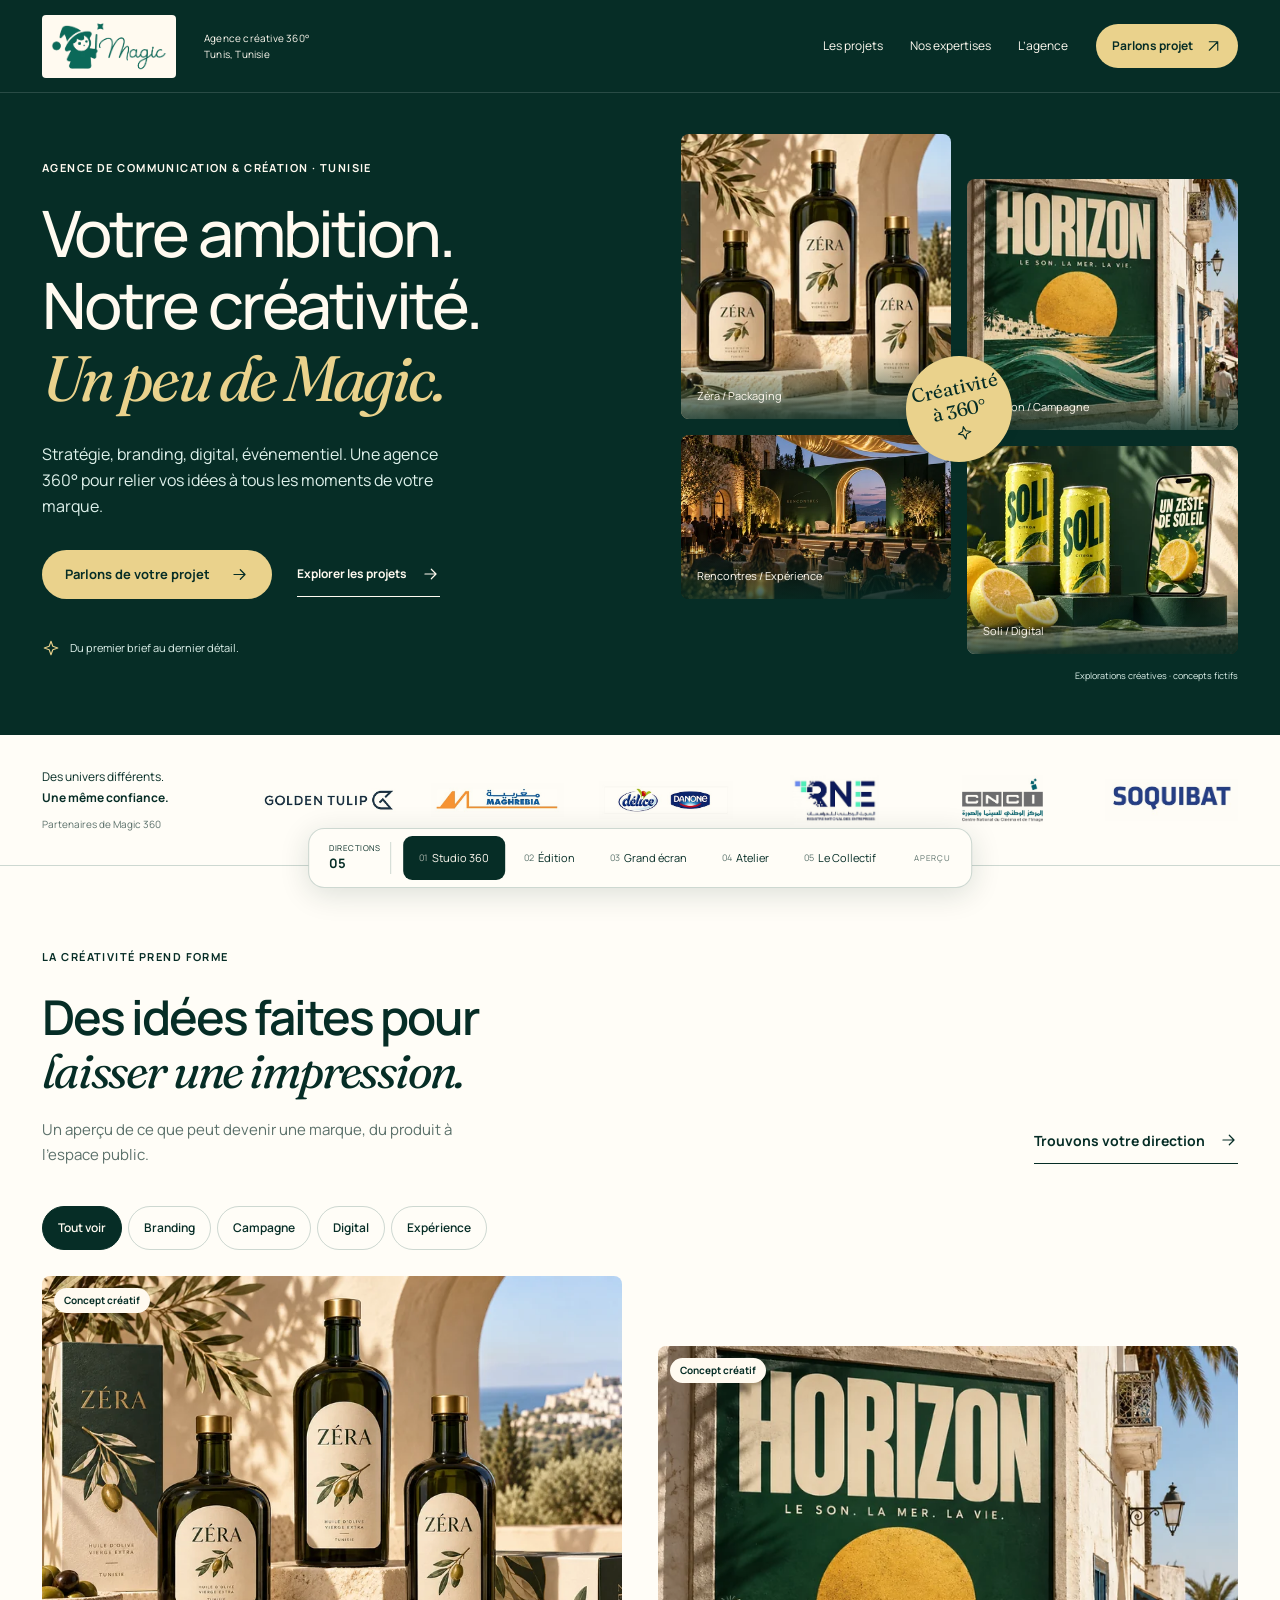
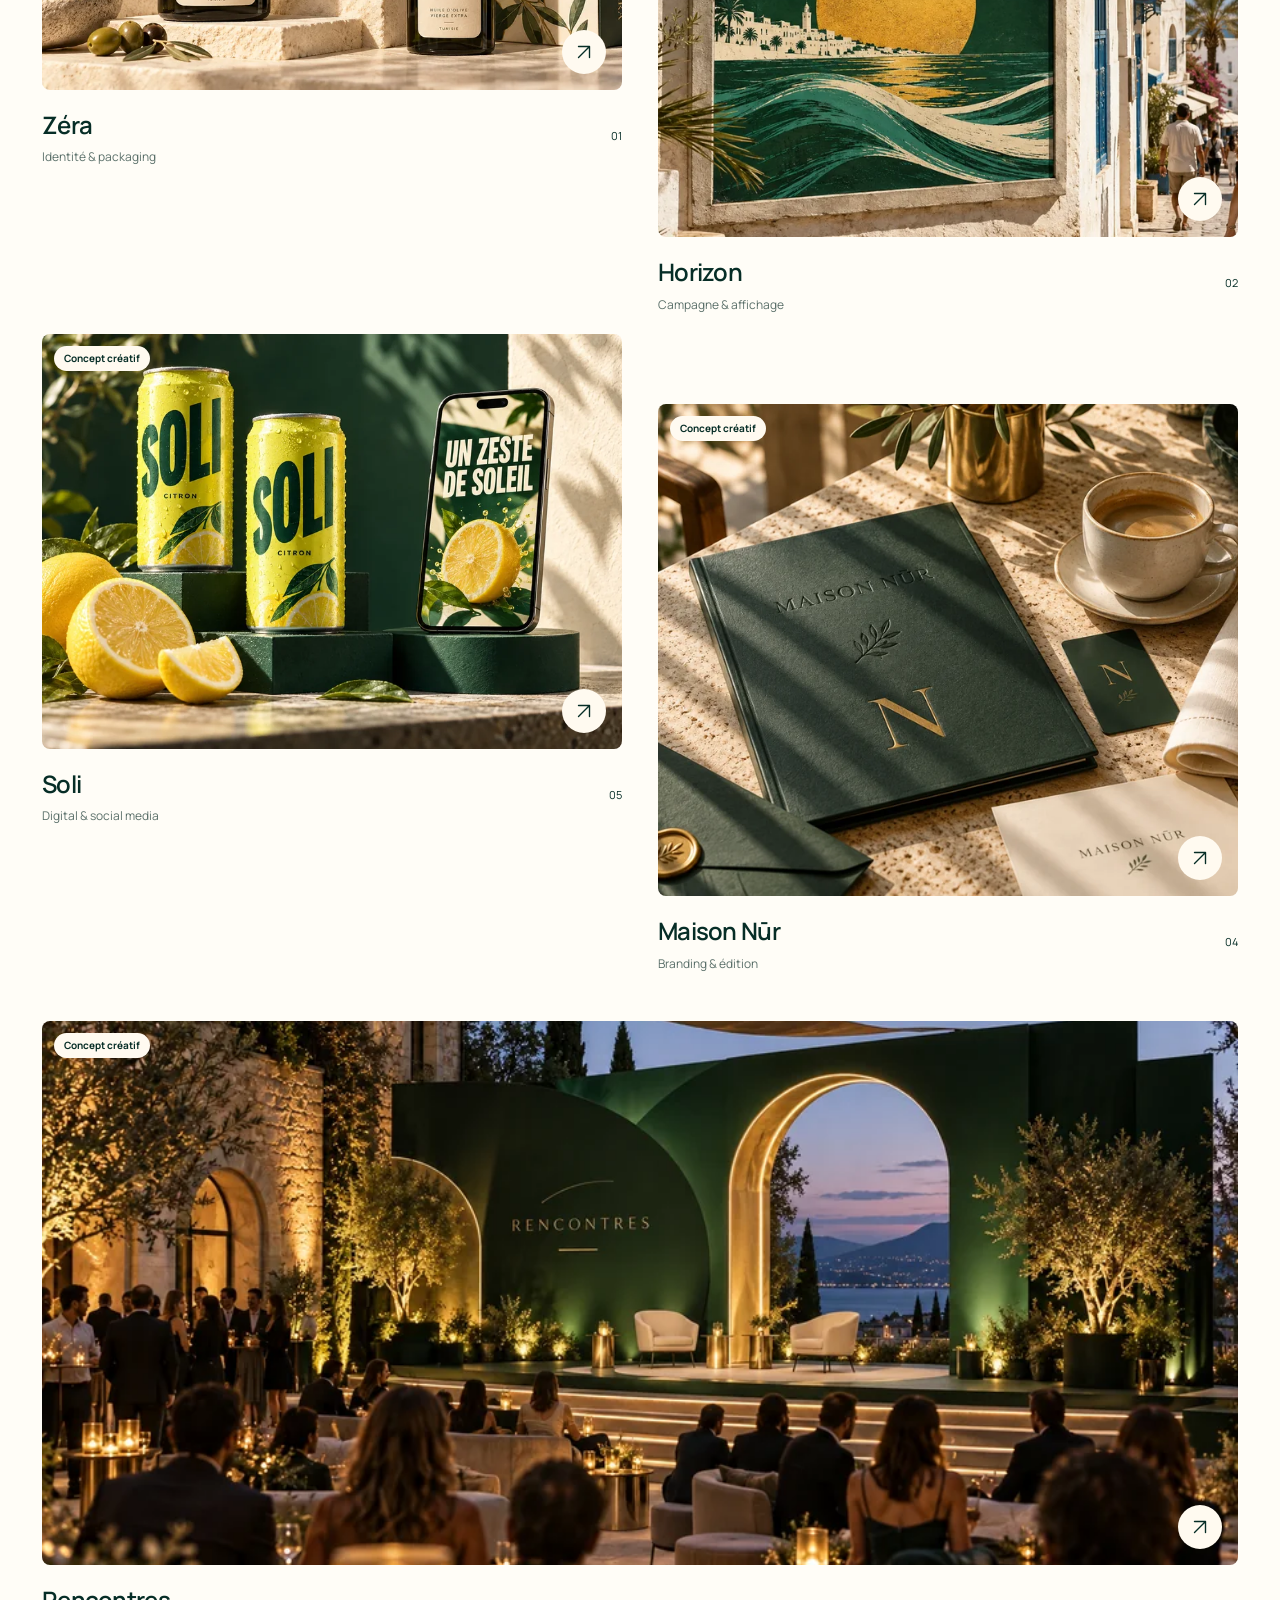
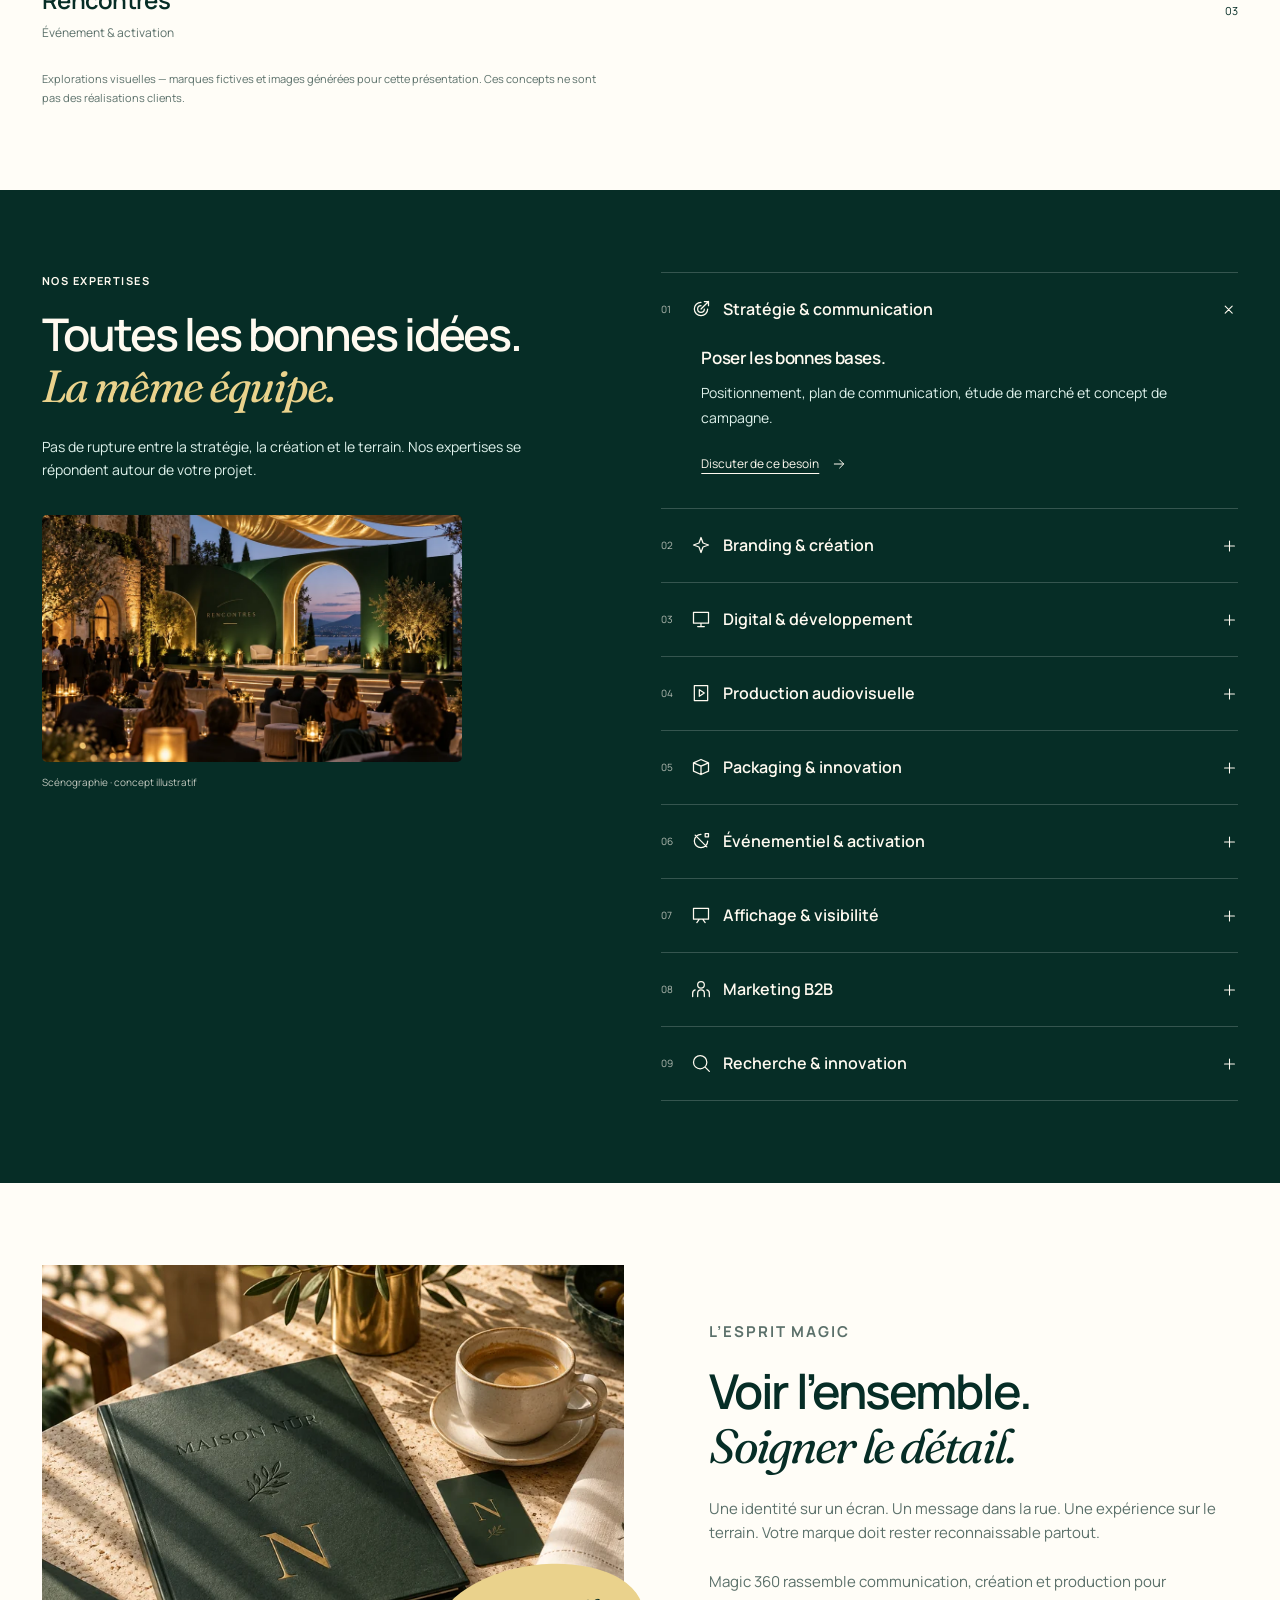
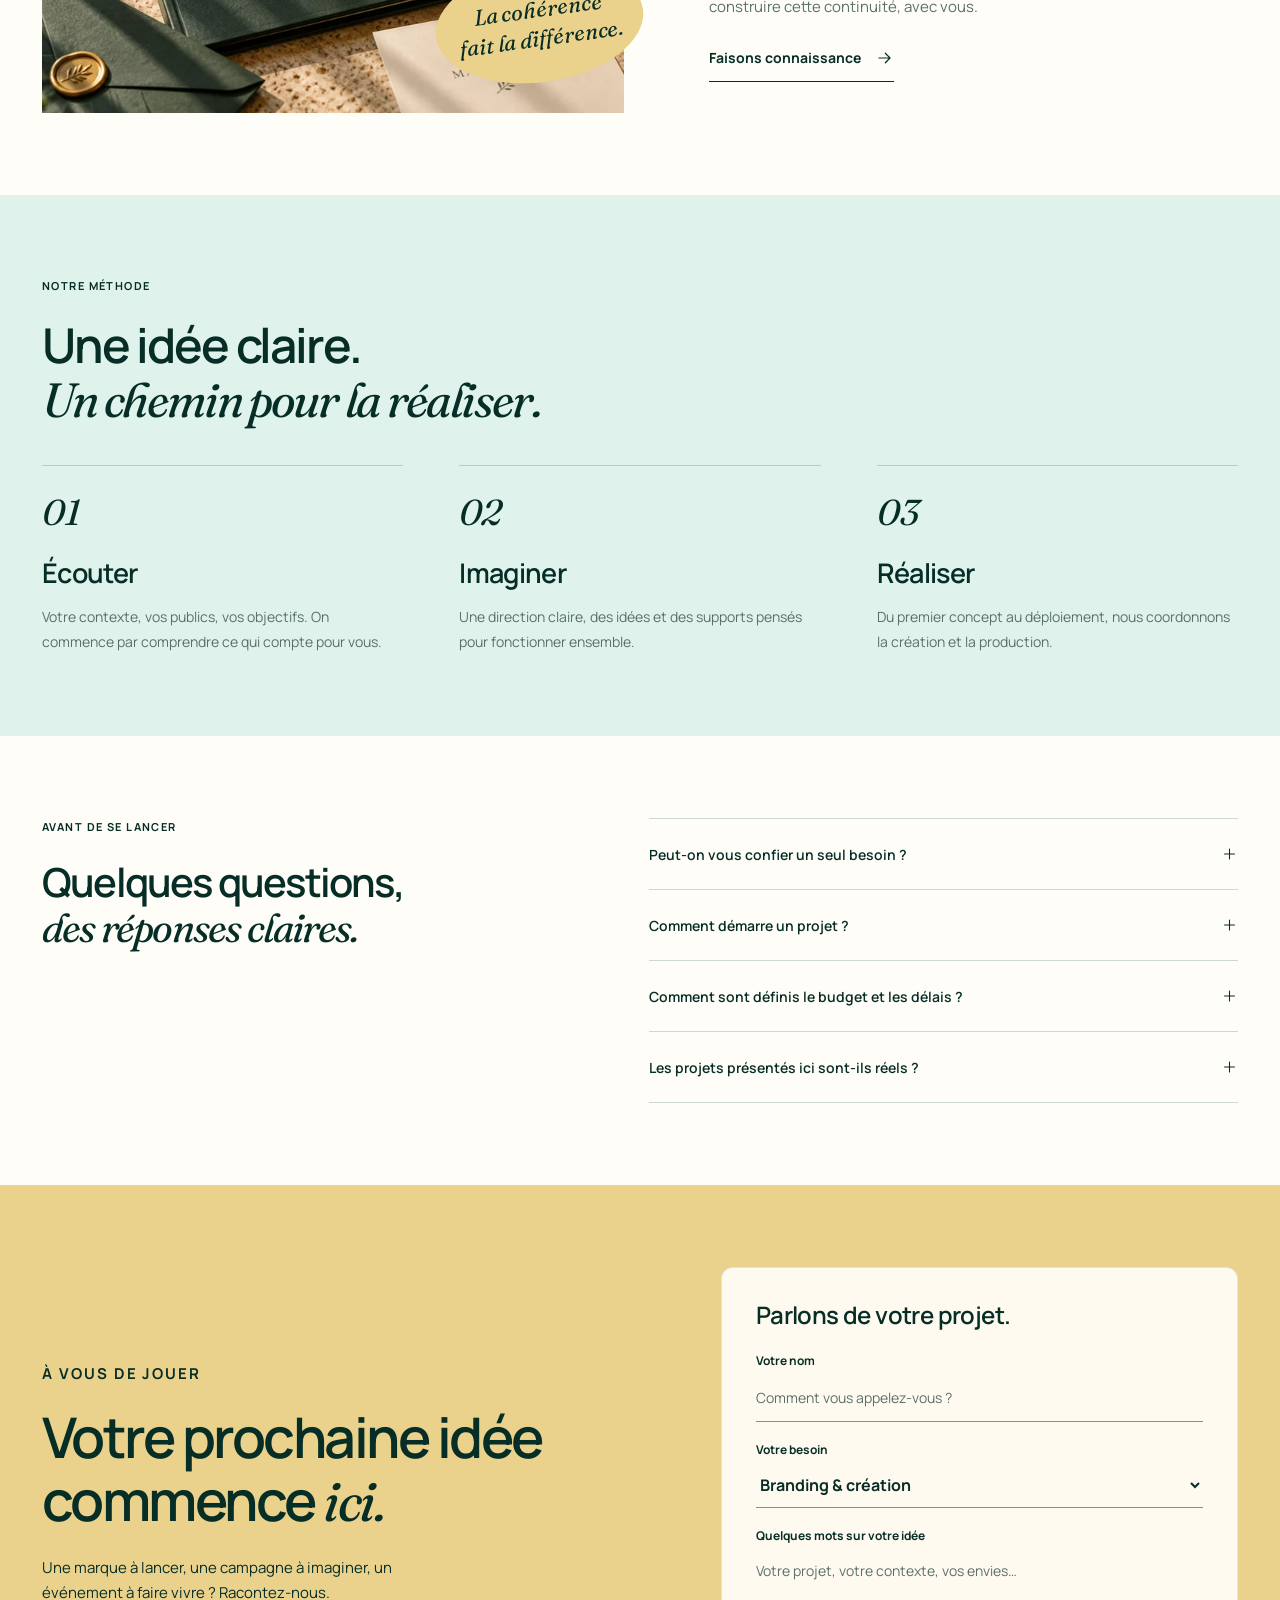
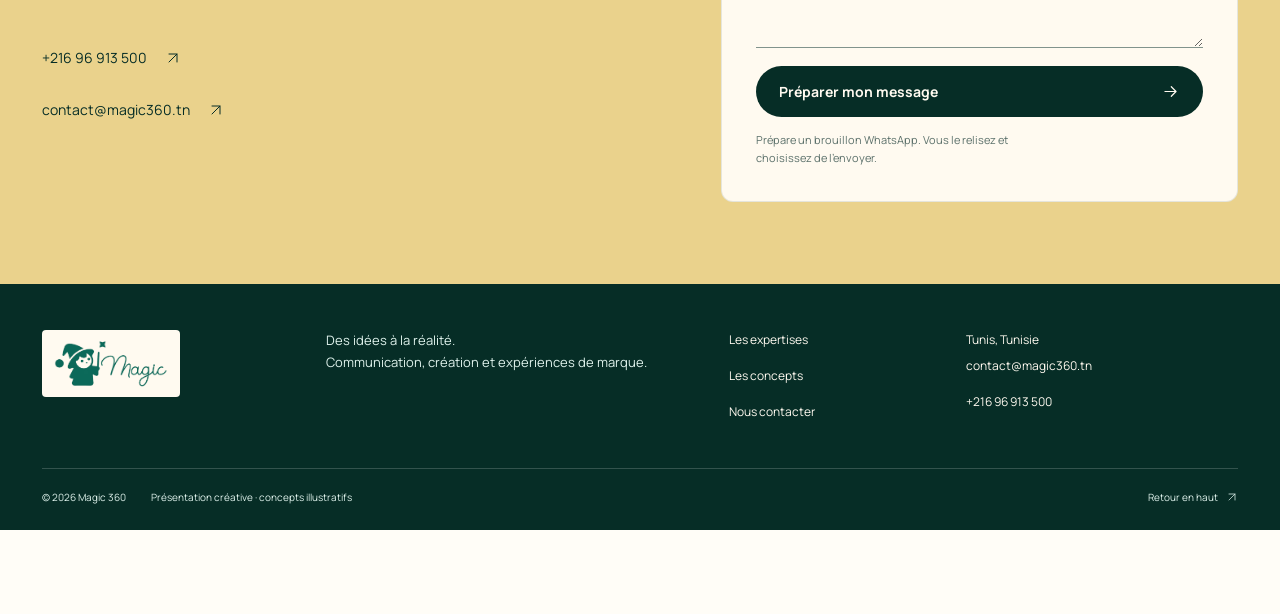
<file: directions/studio/index.html>
<!doctype html><html lang="fr"><head><meta charset="utf-8"><meta name="viewport" content="width=device-width, initial-scale=1"><meta name="robots" content="noindex, follow"><meta name="theme-color" content="#062d26"><title>Magic 360 — Studio 360 | Agence de communication en Tunisie</title><meta name="description" content="Découvrez Magic 360 : stratégie, branding, digital, production et événementiel en Tunisie. Direction créative Studio 360."><link rel="canonical" href="https://magic360.tn/"><link rel="icon" href="/magiclogo.png"><link rel="preconnect" href="https://fonts.googleapis.com"><link rel="preconnect" href="https://fonts.gstatic.com" crossorigin><link href="https://fonts.googleapis.com/css2?family=Fraunces:ital,wght@0,400;0,500;0,600;1,400;1,500&family=Manrope:wght@400;500;600;700;800&display=swap" rel="stylesheet"><link rel="stylesheet" href="/assets/homepages.css"><script src="/assets/homepages.js" defer></script><script type="application/ld+json">{"@context":"https://schema.org","@type":"Organization","@id":"https://magic360.tn/#organization","name":"Magic 360","url":"https://magic360.tn/","logo":"https://magic360.tn/magiclogo.png","telephone":"+21696913500","email":"contact@magic360.tn","address":{"@type":"PostalAddress","addressLocality":"Tunis","addressCountry":"TN"}}</script></head><body class="theme-studio" id="top"><a class="skip-link" href="#main">Aller au contenu</a><header class="site-header"><div class="wrap header-inner"><a class="logo" href="#top" aria-label="Magic 360 — accueil"><img src="/nav.png" alt="Magic" width="1100" height="500"></a><span class="header-tag">Agence créative 360°<br>Tunis, Tunisie</span><nav id="main-nav" aria-label="Navigation principale"><a href="#realisations">Les projets</a><a href="#services">Nos expertises</a><a href="#agence">L’agence</a></nav><a class="nav-contact" href="#contact">Parlons projet <svg viewBox="0 0 24 24" fill="none" stroke="currentColor" stroke-width="1.5" stroke-linecap="round" stroke-linejoin="round" aria-hidden="true"><path d="M6 18 18 6M6 6h12v12"/></svg></a><button class="menu-toggle" aria-label="Ouvrir le menu" aria-controls="main-nav" aria-expanded="false">Menu <span></span></button></div></header><main id="main"><section class="studio-hero"><div class="wrap studio-hero-inner"><div class="hero-copy"><p class="eyebrow">Agence de communication & création · Tunisie</p><h1>Votre ambition.<br>Notre créativité.<br><em>Un peu de Magic.</em></h1><p>Stratégie, branding, digital, événementiel. Une agence 360° pour relier vos idées à tous les moments de votre marque.</p><div class="hero-actions"><a class="button" href="#contact">Parlons de votre projet<svg viewBox="0 0 24 24" fill="none" stroke="currentColor" stroke-width="1.5" stroke-linecap="round" stroke-linejoin="round" aria-hidden="true"><path d="M5 12h14M13 6l6 6-6 6"/></svg></a><a class="text-link" href="#realisations">Explorer les projets<svg viewBox="0 0 24 24" fill="none" stroke="currentColor" stroke-width="1.5" stroke-linecap="round" stroke-linejoin="round" aria-hidden="true"><path d="M5 12h14M13 6l6 6-6 6"/></svg></a></div><div class="hero-footnote"><span class="tiny-star"><svg viewBox="0 0 24 24" fill="none" stroke="currentColor" stroke-width="1.5" stroke-linecap="round" stroke-linejoin="round" aria-hidden="true"><path d="m12 3 2.4 6.6L21 12l-6.6 2.4L12 21l-2.4-6.6L3 12l6.6-2.4Z"/></svg></span>Du premier brief au dernier détail.</div></div><div class="studio-mosaic" aria-label="Sélection de concepts illustratifs"><div class="mosaic-column"><a href="#realisations" class="mosaic-tile tile-a"><img class="" src="/assets/concepts/packaging-900.webp" srcset="/assets/concepts/packaging-480.webp 480w, /assets/concepts/packaging-900.webp 900w, /assets/concepts/packaging-1400.webp 1400w" sizes="(min-width:900px) 22vw, 50vw" width="1536" height="1024" alt="Bouteilles et coffrets imaginaires Zéra, vert profond et ivoire" loading="eager" fetchpriority=high decoding="async"><span>Zéra / Packaging</span></a><a href="#realisations" class="mosaic-tile tile-b"><img class="" src="/assets/concepts/event-900.webp" srcset="/assets/concepts/event-480.webp 480w, /assets/concepts/event-900.webp 900w, /assets/concepts/event-1400.webp 1400w" sizes="(min-width:900px) 22vw, 50vw" width="1536" height="1024" alt="Scénographie imaginaire Rencontres dans une cour au crépuscule" loading="eager" fetchpriority=high decoding="async"><span>Rencontres / Expérience</span></a></div><div class="mosaic-column offset"><a href="#realisations" class="mosaic-tile tile-c"><img class="" src="/assets/concepts/campaign-900.webp" srcset="/assets/concepts/campaign-480.webp 480w, /assets/concepts/campaign-900.webp 900w, /assets/concepts/campaign-1400.webp 1400w" sizes="(min-width:900px) 22vw, 50vw" width="1536" height="1024" alt="Affiche conceptuelle Horizon dans une rue méditerranéenne" loading="eager" fetchpriority=high decoding="async"><span>Horizon / Campagne</span></a><a href="#realisations" class="mosaic-tile tile-d"><img class="" src="/assets/concepts/digital-900.webp" srcset="/assets/concepts/digital-480.webp 480w, /assets/concepts/digital-900.webp 900w, /assets/concepts/digital-1400.webp 1400w" sizes="(min-width:900px) 22vw, 50vw" width="1536" height="1024" alt="Canettes et campagne mobile fictives Soli au citron" loading="eager" fetchpriority=high decoding="async"><span>Soli / Digital</span></a></div><span class="mosaic-seal">Créativité<br>à 360° <svg viewBox="0 0 24 24" fill="none" stroke="currentColor" stroke-width="1.5" stroke-linecap="round" stroke-linejoin="round" aria-hidden="true"><path d="m12 3 2.4 6.6L21 12l-6.6 2.4L12 21l-2.4-6.6L3 12l6.6-2.4Z"/></svg></span><p class="mosaic-label">Explorations créatives · concepts fictifs</p></div></div></section><section class="proof" id="partenaires"><div class="wrap proof-inner"><p>Des univers différents.<br><strong>Une même confiance.</strong><span>Partenaires de Magic 360</span></p><div class="partner-logos"><img src="/assets/partners/clean/golden-tulip.png" alt="Golden Tulip" width="180" height="76" loading="lazy"><img src="/assets/partners/clean/maghrebia.png" alt="Maghrebia" width="180" height="76" loading="lazy"><img src="/assets/partners/clean/delice-danone.png" alt="Délice Danone" width="180" height="76" loading="lazy"><img src="/assets/partners/clean/rne.png" alt="Registre National des Entreprises" width="180" height="76" loading="lazy"><img src="/assets/partners/clean/cnci.png" alt="Centre National du Cinéma et de l’Image" width="180" height="76" loading="lazy"><img src="/assets/partners/clean/soquibat.png" alt="Soquibat" width="180" height="76" loading="lazy"></div></div></section><section class="section wrap" id="realisations"><div class="section-head"><p class="eyebrow">La créativité prend forme</p><div><h2>Des idées faites pour<br><em>laisser une impression.</em></h2><p>Un aperçu de ce que peut devenir une marque, du produit à l’espace public.</p></div><a class="text-link" href="#contact">Trouvons votre direction<svg viewBox="0 0 24 24" fill="none" stroke="currentColor" stroke-width="1.5" stroke-linecap="round" stroke-linejoin="round" aria-hidden="true"><path d="M5 12h14M13 6l6 6-6 6"/></svg></a></div><div class="gallery-area"><div class="filters" role="group" aria-label="Filtrer les concepts"><button data-filter="all" aria-pressed="true">Tout voir</button><button data-filter="branding" aria-pressed="false">Branding</button><button data-filter="campagne" aria-pressed="false">Campagne</button><button data-filter="digital" aria-pressed="false">Digital</button><button data-filter="experience" aria-pressed="false">Expérience</button></div><p class="filter-status sr-only" role="status"></p><div class="projects studio-projects"><article class="project " data-category="branding"><button class="project-open" data-project="packaging" aria-label="Explorer le concept Zéra"><span class="project-image"><img class="" src="/assets/concepts/packaging-900.webp" srcset="/assets/concepts/packaging-480.webp 480w, /assets/concepts/packaging-900.webp 900w, /assets/concepts/packaging-1400.webp 1400w" sizes="(min-width: 900px) 50vw, 100vw" width="1536" height="1024" alt="Bouteilles et coffrets imaginaires Zéra, vert profond et ivoire" loading="lazy"  decoding="async"><span class="concept-tag">Concept créatif</span><span class="project-arrow"><svg viewBox="0 0 24 24" fill="none" stroke="currentColor" stroke-width="1.5" stroke-linecap="round" stroke-linejoin="round" aria-hidden="true"><path d="M6 18 18 6M6 6h12v12"/></svg></span></span><span class="project-caption"><span><strong>Zéra</strong><span>Identité & packaging</span></span><span class="project-no">01</span></span></button></article><article class="project " data-category="campagne"><button class="project-open" data-project="campaign" aria-label="Explorer le concept Horizon"><span class="project-image"><img class="" src="/assets/concepts/campaign-900.webp" srcset="/assets/concepts/campaign-480.webp 480w, /assets/concepts/campaign-900.webp 900w, /assets/concepts/campaign-1400.webp 1400w" sizes="(min-width: 900px) 50vw, 100vw" width="1536" height="1024" alt="Affiche conceptuelle Horizon dans une rue méditerranéenne" loading="lazy"  decoding="async"><span class="concept-tag">Concept créatif</span><span class="project-arrow"><svg viewBox="0 0 24 24" fill="none" stroke="currentColor" stroke-width="1.5" stroke-linecap="round" stroke-linejoin="round" aria-hidden="true"><path d="M6 18 18 6M6 6h12v12"/></svg></span></span><span class="project-caption"><span><strong>Horizon</strong><span>Campagne & affichage</span></span><span class="project-no">02</span></span></button></article><article class="project " data-category="digital"><button class="project-open" data-project="digital" aria-label="Explorer le concept Soli"><span class="project-image"><img class="" src="/assets/concepts/digital-900.webp" srcset="/assets/concepts/digital-480.webp 480w, /assets/concepts/digital-900.webp 900w, /assets/concepts/digital-1400.webp 1400w" sizes="(min-width: 900px) 50vw, 100vw" width="1536" height="1024" alt="Canettes et campagne mobile fictives Soli au citron" loading="lazy"  decoding="async"><span class="concept-tag">Concept créatif</span><span class="project-arrow"><svg viewBox="0 0 24 24" fill="none" stroke="currentColor" stroke-width="1.5" stroke-linecap="round" stroke-linejoin="round" aria-hidden="true"><path d="M6 18 18 6M6 6h12v12"/></svg></span></span><span class="project-caption"><span><strong>Soli</strong><span>Digital & social media</span></span><span class="project-no">05</span></span></button></article><article class="project " data-category="branding"><button class="project-open" data-project="hospitality" aria-label="Explorer le concept Maison Nūr"><span class="project-image"><img class="" src="/assets/concepts/hospitality-900.webp" srcset="/assets/concepts/hospitality-480.webp 480w, /assets/concepts/hospitality-900.webp 900w, /assets/concepts/hospitality-1400.webp 1400w" sizes="(min-width: 900px) 50vw, 100vw" width="1536" height="1024" alt="Papeterie et menu de la marque hôtelière fictive Maison Nūr" loading="lazy"  decoding="async"><span class="concept-tag">Concept créatif</span><span class="project-arrow"><svg viewBox="0 0 24 24" fill="none" stroke="currentColor" stroke-width="1.5" stroke-linecap="round" stroke-linejoin="round" aria-hidden="true"><path d="M6 18 18 6M6 6h12v12"/></svg></span></span><span class="project-caption"><span><strong>Maison Nūr</strong><span>Branding & édition</span></span><span class="project-no">04</span></span></button></article><article class="project " data-category="experience"><button class="project-open" data-project="event" aria-label="Explorer le concept Rencontres"><span class="project-image"><img class="" src="/assets/concepts/event-900.webp" srcset="/assets/concepts/event-480.webp 480w, /assets/concepts/event-900.webp 900w, /assets/concepts/event-1400.webp 1400w" sizes="(min-width: 900px) 50vw, 100vw" width="1536" height="1024" alt="Scénographie imaginaire Rencontres dans une cour au crépuscule" loading="lazy"  decoding="async"><span class="concept-tag">Concept créatif</span><span class="project-arrow"><svg viewBox="0 0 24 24" fill="none" stroke="currentColor" stroke-width="1.5" stroke-linecap="round" stroke-linejoin="round" aria-hidden="true"><path d="M6 18 18 6M6 6h12v12"/></svg></span></span><span class="project-caption"><span><strong>Rencontres</strong><span>Événement & activation</span></span><span class="project-no">03</span></span></button></article></div><p class="concept-note">Explorations visuelles — marques fictives et images générées pour cette présentation. Ces concepts ne sont pas des réalisations clients.</p></div></section><section class="studio-services" id="services"><div class="wrap section service-split"><div class="service-intro"><p class="eyebrow">Nos expertises</p><h2>Toutes les bonnes idées.<br><em>La même équipe.</em></h2><p>Pas de rupture entre la stratégie, la création et le terrain. Nos expertises se répondent autour de votre projet.</p><img class="" src="/assets/concepts/event-900.webp" srcset="/assets/concepts/event-480.webp 480w, /assets/concepts/event-900.webp 900w, /assets/concepts/event-1400.webp 1400w" sizes="(min-width: 900px) 50vw, 100vw" width="1536" height="1024" alt="Scénographie imaginaire Rencontres dans une cour au crépuscule" loading="lazy"  decoding="async"><span class="image-foot">Scénographie · concept illustratif</span></div><div class="services-list "><details class="service" id="strategie" open><summary><span class="service-number">01</span><svg viewBox="0 0 24 24" fill="none" stroke="currentColor" stroke-width="1.5" stroke-linecap="round" stroke-linejoin="round" aria-hidden="true"><path d="M20 12a8 8 0 1 1-8-8M12 8a4 4 0 1 0 4 4M12 12 21 3M16 3h5v5"/></svg><span>Stratégie & communication</span><span class="expand"><svg viewBox="0 0 24 24" fill="none" stroke="currentColor" stroke-width="1.5" stroke-linecap="round" stroke-linejoin="round" aria-hidden="true"><path d="M12 5v14M5 12h14"/></svg></span></summary><div class="service-description"><h3>Poser les bonnes bases.</h3><p>Positionnement, plan de communication, étude de marché et concept de campagne.</p><a href="#contact">Discuter de ce besoin <svg viewBox="0 0 24 24" fill="none" stroke="currentColor" stroke-width="1.5" stroke-linecap="round" stroke-linejoin="round" aria-hidden="true"><path d="M5 12h14M13 6l6 6-6 6"/></svg></a></div></details><details class="service" id="branding" ><summary><span class="service-number">02</span><svg viewBox="0 0 24 24" fill="none" stroke="currentColor" stroke-width="1.5" stroke-linecap="round" stroke-linejoin="round" aria-hidden="true"><path d="m12 3 2.4 6.6L21 12l-6.6 2.4L12 21l-2.4-6.6L3 12l6.6-2.4Z"/></svg><span>Branding & création</span><span class="expand"><svg viewBox="0 0 24 24" fill="none" stroke="currentColor" stroke-width="1.5" stroke-linecap="round" stroke-linejoin="round" aria-hidden="true"><path d="M12 5v14M5 12h14"/></svg></span></summary><div class="service-description"><h3>Donner une forme à votre différence.</h3><p>Identité visuelle, design graphique, édition et supports de communication.</p><a href="#contact">Discuter de ce besoin <svg viewBox="0 0 24 24" fill="none" stroke="currentColor" stroke-width="1.5" stroke-linecap="round" stroke-linejoin="round" aria-hidden="true"><path d="M5 12h14M13 6l6 6-6 6"/></svg></a></div></details><details class="service" id="digital" ><summary><span class="service-number">03</span><svg viewBox="0 0 24 24" fill="none" stroke="currentColor" stroke-width="1.5" stroke-linecap="round" stroke-linejoin="round" aria-hidden="true"><path d="M3 4h18v13H3zM8 21h8M12 17v4"/></svg><span>Digital & développement</span><span class="expand"><svg viewBox="0 0 24 24" fill="none" stroke="currentColor" stroke-width="1.5" stroke-linecap="round" stroke-linejoin="round" aria-hidden="true"><path d="M12 5v14M5 12h14"/></svg></span></summary><div class="service-description"><h3>Créer des points de contact utiles.</h3><p>Social media, campagnes digitales, sites web et e-commerce.</p><a href="#contact">Discuter de ce besoin <svg viewBox="0 0 24 24" fill="none" stroke="currentColor" stroke-width="1.5" stroke-linecap="round" stroke-linejoin="round" aria-hidden="true"><path d="M5 12h14M13 6l6 6-6 6"/></svg></a></div></details><details class="service" id="production" ><summary><span class="service-number">04</span><svg viewBox="0 0 24 24" fill="none" stroke="currentColor" stroke-width="1.5" stroke-linecap="round" stroke-linejoin="round" aria-hidden="true"><path d="M4 3h16v18H4zM10 8l6 4-6 4Z"/></svg><span>Production audiovisuelle</span><span class="expand"><svg viewBox="0 0 24 24" fill="none" stroke="currentColor" stroke-width="1.5" stroke-linecap="round" stroke-linejoin="round" aria-hidden="true"><path d="M12 5v14M5 12h14"/></svg></span></summary><div class="service-description"><h3>Raconter avec la bonne image.</h3><p>Films de marque, contenus photo et vidéo, motion design et captation live.</p><a href="#contact">Discuter de ce besoin <svg viewBox="0 0 24 24" fill="none" stroke="currentColor" stroke-width="1.5" stroke-linecap="round" stroke-linejoin="round" aria-hidden="true"><path d="M5 12h14M13 6l6 6-6 6"/></svg></a></div></details><details class="service" id="packaging" ><summary><span class="service-number">05</span><svg viewBox="0 0 24 24" fill="none" stroke="currentColor" stroke-width="1.5" stroke-linecap="round" stroke-linejoin="round" aria-hidden="true"><path d="m3 7 9-4 9 4v10l-9 4-9-4ZM3 7l9 4 9-4M12 11v10"/></svg><span>Packaging & innovation</span><span class="expand"><svg viewBox="0 0 24 24" fill="none" stroke="currentColor" stroke-width="1.5" stroke-linecap="round" stroke-linejoin="round" aria-hidden="true"><path d="M12 5v14M5 12h14"/></svg></span></summary><div class="service-description"><h3>Faire parler votre produit.</h3><p>Design d’emballage, concepts produits et déclinaisons adaptées à votre marché.</p><a href="#contact">Discuter de ce besoin <svg viewBox="0 0 24 24" fill="none" stroke="currentColor" stroke-width="1.5" stroke-linecap="round" stroke-linejoin="round" aria-hidden="true"><path d="M5 12h14M13 6l6 6-6 6"/></svg></a></div></details><details class="service" id="events" ><summary><span class="service-number">06</span><svg viewBox="0 0 24 24" fill="none" stroke="currentColor" stroke-width="1.5" stroke-linecap="round" stroke-linejoin="round" aria-hidden="true"><path d="M20 12a8 8 0 1 1-8-8M5 5l14 14M17 3h4v4h-4z"/></svg><span>Événementiel & activation</span><span class="expand"><svg viewBox="0 0 24 24" fill="none" stroke="currentColor" stroke-width="1.5" stroke-linecap="round" stroke-linejoin="round" aria-hidden="true"><path d="M12 5v14M5 12h14"/></svg></span></summary><div class="service-description"><h3>Faire vivre votre marque.</h3><p>Lancements, salons, conférences, scénographie et expériences grand public.</p><a href="#contact">Discuter de ce besoin <svg viewBox="0 0 24 24" fill="none" stroke="currentColor" stroke-width="1.5" stroke-linecap="round" stroke-linejoin="round" aria-hidden="true"><path d="M5 12h14M13 6l6 6-6 6"/></svg></a></div></details><details class="service" id="affichage" ><summary><span class="service-number">07</span><svg viewBox="0 0 24 24" fill="none" stroke="currentColor" stroke-width="1.5" stroke-linecap="round" stroke-linejoin="round" aria-hidden="true"><path d="M3 4h18v13H3zM7 21l3-4M17 21l-3-4"/></svg><span>Affichage & visibilité</span><span class="expand"><svg viewBox="0 0 24 24" fill="none" stroke="currentColor" stroke-width="1.5" stroke-linecap="round" stroke-linejoin="round" aria-hidden="true"><path d="M12 5v14M5 12h14"/></svg></span></summary><div class="service-description"><h3>Être présent dans le quotidien.</h3><p>Outdoor, billboards, écrans LED, création, impression et pose.</p><a href="#contact">Discuter de ce besoin <svg viewBox="0 0 24 24" fill="none" stroke="currentColor" stroke-width="1.5" stroke-linecap="round" stroke-linejoin="round" aria-hidden="true"><path d="M5 12h14M13 6l6 6-6 6"/></svg></a></div></details><details class="service" id="b2b" ><summary><span class="service-number">08</span><svg viewBox="0 0 24 24" fill="none" stroke="currentColor" stroke-width="1.5" stroke-linecap="round" stroke-linejoin="round" aria-hidden="true"><path d="M16 21v-4a4 4 0 0 0-8 0v4M12 3a4 4 0 1 0 0 8 4 4 0 0 0 0-8M19 13a4 4 0 0 1 3 4v4M2 21v-4a4 4 0 0 1 3-4"/></svg><span>Marketing B2B</span><span class="expand"><svg viewBox="0 0 24 24" fill="none" stroke="currentColor" stroke-width="1.5" stroke-linecap="round" stroke-linejoin="round" aria-hidden="true"><path d="M12 5v14M5 12h14"/></svg></span></summary><div class="service-description"><h3>Parler aux bons décideurs.</h3><p>Positionnement sectoriel, contenus d’autorité et accompagnement commercial.</p><a href="#contact">Discuter de ce besoin <svg viewBox="0 0 24 24" fill="none" stroke="currentColor" stroke-width="1.5" stroke-linecap="round" stroke-linejoin="round" aria-hidden="true"><path d="M5 12h14M13 6l6 6-6 6"/></svg></a></div></details><details class="service" id="recherche" ><summary><span class="service-number">09</span><svg viewBox="0 0 24 24" fill="none" stroke="currentColor" stroke-width="1.5" stroke-linecap="round" stroke-linejoin="round" aria-hidden="true"><path d="M11 3a8 8 0 1 0 0 16 8 8 0 0 0 0-16M17 17l5 5"/></svg><span>Recherche & innovation</span><span class="expand"><svg viewBox="0 0 24 24" fill="none" stroke="currentColor" stroke-width="1.5" stroke-linecap="round" stroke-linejoin="round" aria-hidden="true"><path d="M12 5v14M5 12h14"/></svg></span></summary><div class="service-description"><h3>Explorer avant de déployer.</h3><p>Analyse des tendances, tests de concepts et prototypes marketing.</p><a href="#contact">Discuter de ce besoin <svg viewBox="0 0 24 24" fill="none" stroke="currentColor" stroke-width="1.5" stroke-linecap="round" stroke-linejoin="round" aria-hidden="true"><path d="M5 12h14M13 6l6 6-6 6"/></svg></a></div></details></div></div></section><section class="section wrap agency-split" id="agence"><div class="agency-visual"><img class="" src="/assets/concepts/hospitality-900.webp" srcset="/assets/concepts/hospitality-480.webp 480w, /assets/concepts/hospitality-900.webp 900w, /assets/concepts/hospitality-1400.webp 1400w" sizes="(min-width: 900px) 50vw, 100vw" width="1536" height="1024" alt="Papeterie et menu de la marque hôtelière fictive Maison Nūr" loading="lazy"  decoding="async"><span class="agency-stamp">La cohérence<br>fait la différence.</span></div><div><p class="eyebrow">L’esprit Magic</p><h2>Voir l’ensemble.<br><em>Soigner le détail.</em></h2><p>Une identité sur un écran. Un message dans la rue. Une expérience sur le terrain. Votre marque doit rester reconnaissable partout.</p><p>Magic 360 rassemble communication, création et production pour construire cette continuité, avec vous.</p><a class="text-link" href="#contact">Faisons connaissance<svg viewBox="0 0 24 24" fill="none" stroke="currentColor" stroke-width="1.5" stroke-linecap="round" stroke-linejoin="round" aria-hidden="true"><path d="M5 12h14M13 6l6 6-6 6"/></svg></a></div></section><section class="method section"><div class="wrap"><div class="section-head"><p class="eyebrow">Notre méthode</p><div><h2>Une idée claire.<br><em>Un chemin pour la réaliser.</em></h2></div></div><div class="steps "><article><span class="step-number">01</span><h3>Écouter</h3><p>Votre contexte, vos publics, vos objectifs. On commence par comprendre ce qui compte pour vous.</p></article><article><span class="step-number">02</span><h3>Imaginer</h3><p>Une direction claire, des idées et des supports pensés pour fonctionner ensemble.</p></article><article><span class="step-number">03</span><h3>Réaliser</h3><p>Du premier concept au déploiement, nous coordonnons la création et la production.</p></article></div></div></section><section class="faq section wrap"><div class="section-head"><p class="eyebrow">Avant de se lancer</p><div><h2>Quelques questions,<br><em>des réponses claires.</em></h2></div></div><div class="faq-list"><details><summary>Peut-on vous confier un seul besoin ?<svg viewBox="0 0 24 24" fill="none" stroke="currentColor" stroke-width="1.5" stroke-linecap="round" stroke-linejoin="round" aria-hidden="true"><path d="M12 5v14M5 12h14"/></svg></summary><p>Oui. Un projet d’identité, une campagne, un événement ou un site peut être abordé séparément. Nous définissons ensemble le périmètre utile.</p></details><details><summary>Comment démarre un projet ?<svg viewBox="0 0 24 24" fill="none" stroke="currentColor" stroke-width="1.5" stroke-linecap="round" stroke-linejoin="round" aria-hidden="true"><path d="M12 5v14M5 12h14"/></svg></summary><p>Un premier échange permet de comprendre votre besoin, vos supports, votre calendrier et votre budget. Nous préparons ensuite une proposition adaptée.</p></details><details><summary>Comment sont définis le budget et les délais ?<svg viewBox="0 0 24 24" fill="none" stroke="currentColor" stroke-width="1.5" stroke-linecap="round" stroke-linejoin="round" aria-hidden="true"><path d="M12 5v14M5 12h14"/></svg></summary><p>Ils dépendent du périmètre, des livrables et des contraintes de production. Le devis et le calendrier sont précisés avant de lancer le travail.</p></details><details><summary>Les projets présentés ici sont-ils réels ?<svg viewBox="0 0 24 24" fill="none" stroke="currentColor" stroke-width="1.5" stroke-linecap="round" stroke-linejoin="round" aria-hidden="true"><path d="M12 5v14M5 12h14"/></svg></summary><p>Les projets Zéra, Horizon, Rencontres, Maison Nūr et Soli sont des concepts fictifs créés pour explorer cette nouvelle présentation du site. Les logos de partenaires proviennent du site existant et ne sont pas associés à ces concepts.</p></details></div></section><section class="contact" id="contact"><div class="wrap contact-inner"><div><p class="eyebrow">À vous de jouer</p><h2>Votre prochaine idée<br>commence <em>ici.</em></h2><p>Une marque à lancer, une campagne à imaginer, un événement à faire vivre ? Racontez-nous.</p><div class="contact-links"><a href="tel:+21696913500">+216 96 913 500 <svg viewBox="0 0 24 24" fill="none" stroke="currentColor" stroke-width="1.5" stroke-linecap="round" stroke-linejoin="round" aria-hidden="true"><path d="M6 18 18 6M6 6h12v12"/></svg></a><a href="mailto:contact@magic360.tn">contact@magic360.tn <svg viewBox="0 0 24 24" fill="none" stroke="currentColor" stroke-width="1.5" stroke-linecap="round" stroke-linejoin="round" aria-hidden="true"><path d="M6 18 18 6M6 6h12v12"/></svg></a></div></div><form class="brief-form"><h3>Parlons de votre projet.</h3><label for="brief-name">Votre nom<input id="brief-name" name="name" autocomplete="name" required placeholder="Comment vous appelez-vous ?" maxlength="100"></label><label for="brief-service">Votre besoin<select id="brief-service" name="service"><option>Branding & création</option><option>Stratégie & communication</option><option>Digital & développement</option><option>Production audiovisuelle</option><option>Packaging & innovation</option><option>Événementiel & activation</option><option>Affichage & visibilité</option><option>Marketing B2B</option><option>Recherche & innovation</option><option>Plusieurs besoins / à définir</option></select></label><label for="brief-message">Quelques mots sur votre idée<textarea id="brief-message" name="message" rows="3" required maxlength="2000" placeholder="Votre projet, votre contexte, vos envies…"></textarea></label><button class="button" type="submit">Préparer mon message <svg viewBox="0 0 24 24" fill="none" stroke="currentColor" stroke-width="1.5" stroke-linecap="round" stroke-linejoin="round" aria-hidden="true"><path d="M5 12h14M13 6l6 6-6 6"/></svg></button><p class="form-help">Prépare un brouillon WhatsApp. Vous le relisez et choisissez de l’envoyer.</p><p class="form-status" role="status"></p></form></div></section></main><footer class="footer"><div class="wrap"><div class="footer-main"><a class="logo" href="#top" aria-label="Magic 360 — retour en haut"><img src="/nav.png" alt="Magic" width="1100" height="500" loading="lazy"></a><p>Des idées à la réalité.<br>Communication, création et expériences de marque.</p><div><a href="#services">Les expertises</a><a href="#realisations">Les concepts</a><a href="#contact">Nous contacter</a></div><div><span>Tunis, Tunisie</span><a href="mailto:contact@magic360.tn">contact@magic360.tn</a><a href="tel:+21696913500">+216 96 913 500</a></div></div><div class="footer-bottom"><span>© 2026 Magic 360</span><span>Présentation créative · concepts illustratifs</span><a href="#top">Retour en haut <svg viewBox="0 0 24 24" fill="none" stroke="currentColor" stroke-width="1.5" stroke-linecap="round" stroke-linejoin="round" aria-hidden="true"><path d="M6 18 18 6M6 6h12v12"/></svg></a></div></div></footer><aside class="direction-bar" aria-label="Comparer les cinq directions"><span class="direction-label">DIRECTIONS <b>05</b></span><nav aria-label="Choisir une direction"><a href="/directions/studio/" aria-current=page><span>01</span> Studio 360</a><a href="/directions/edition/" ><span>02</span> Édition</a><a href="/directions/cinema/" ><span>03</span> Grand écran</a><a href="/directions/atelier/" ><span>04</span> Atelier</a><a href="/directions/collectif/" ><span>05</span> Le Collectif</a></nav><span class="preview-label">APERÇU</span></aside><dialog class="project-dialog" aria-labelledby="project-title"><button class="dialog-close" aria-label="Fermer le projet"><svg viewBox="0 0 24 24" fill="none" stroke="currentColor" stroke-width="1.5" stroke-linecap="round" stroke-linejoin="round" aria-hidden="true"><path d="m6 6 12 12M6 18 18 6"/></svg></button><div class="dialog-image"></div><div class="dialog-copy"><p class="eyebrow">Exploration visuelle · concept fictif</p><h2 id="project-title"></h2><p class="dialog-category"></p><p class="dialog-description"></p><p class="concept-note">Marque fictive. Image générée pour cette présentation, sans commande client ni résultat commercial associé.</p><a class="button dialog-contact" href="#contact">Imaginons votre projet<svg viewBox="0 0 24 24" fill="none" stroke="currentColor" stroke-width="1.5" stroke-linecap="round" stroke-linejoin="round" aria-hidden="true"><path d="M5 12h14M13 6l6 6-6 6"/></svg></a></div></dialog></body></html>
</file>
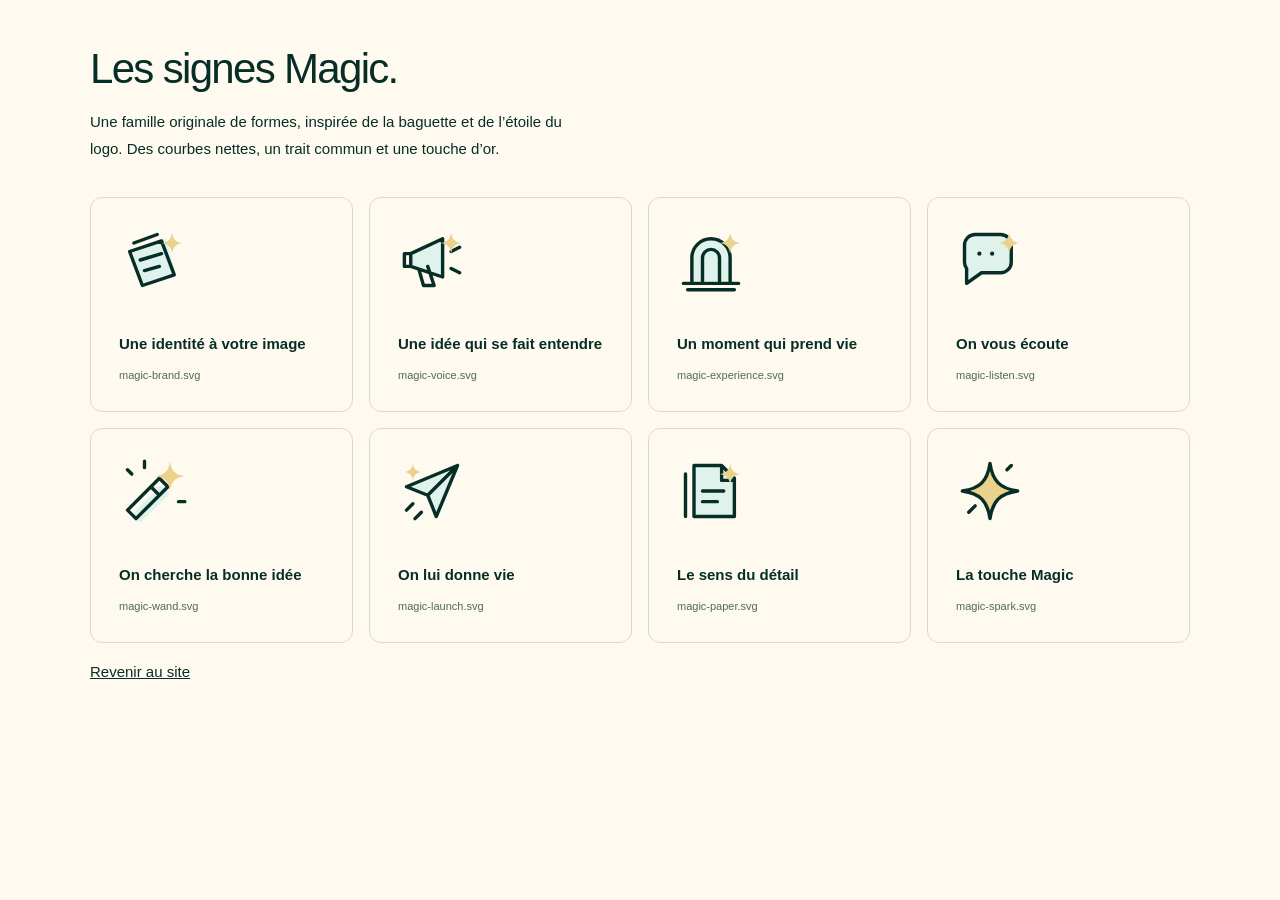
<file: website/icon-preview.html>
<!doctype html><html lang="fr"><meta charset="utf-8"><meta name="viewport" content="width=device-width, initial-scale=1"><meta name="robots" content="noindex"><title>Les signes Magic — icônes originales</title><link rel="stylesheet" href="/assets/fonts/magic-fonts.css"><style>body{margin:0;padding:45px;background:#fffaf0;color:#062d26;font-family:Manrope,sans-serif}h1{font-size:42px;font-weight:500;letter-spacing:-.04em;margin:0}p{max-width:60ch;font-size:15px;line-height:1.8}main{max-width:1100px;margin:auto}.grid{display:grid;grid-template-columns:repeat(auto-fit,minmax(210px,1fr));gap:16px;margin-top:35px}article{padding:28px;border:1px solid #062d2626;border-radius:12px}svg{width:68px;height:68px;margin-bottom:25px}h2{font-size:15px;font-weight:600}span{font-size:11px;opacity:.7}a{color:inherit}</style><main><h1>Les signes Magic.</h1><p>Une famille originale de formes, inspirée de la baguette et de l’étoile du logo. Des courbes nettes, un trait commun et une touche d’or.</p><div class="grid"><article><svg class="magic-icon icon-brand" viewBox="0 0 32 32" fill="none" stroke="currentColor" stroke-width="1.6" stroke-linecap="round" stroke-linejoin="round" aria-hidden="true"><use href="/assets/magic-icons.svg#magic-brand"/></svg><h2>Une identité à votre image</h2><span>magic-brand.svg</span></article><article><svg class="magic-icon icon-voice" viewBox="0 0 32 32" fill="none" stroke="currentColor" stroke-width="1.6" stroke-linecap="round" stroke-linejoin="round" aria-hidden="true"><use href="/assets/magic-icons.svg#magic-voice"/></svg><h2>Une idée qui se fait entendre</h2><span>magic-voice.svg</span></article><article><svg class="magic-icon icon-experience" viewBox="0 0 32 32" fill="none" stroke="currentColor" stroke-width="1.6" stroke-linecap="round" stroke-linejoin="round" aria-hidden="true"><use href="/assets/magic-icons.svg#magic-experience"/></svg><h2>Un moment qui prend vie</h2><span>magic-experience.svg</span></article><article><svg class="magic-icon icon-listen" viewBox="0 0 32 32" fill="none" stroke="currentColor" stroke-width="1.6" stroke-linecap="round" stroke-linejoin="round" aria-hidden="true"><use href="/assets/magic-icons.svg#magic-listen"/></svg><h2>On vous écoute</h2><span>magic-listen.svg</span></article><article><svg class="magic-icon icon-wand" viewBox="0 0 32 32" fill="none" stroke="currentColor" stroke-width="1.6" stroke-linecap="round" stroke-linejoin="round" aria-hidden="true"><use href="/assets/magic-icons.svg#magic-wand"/></svg><h2>On cherche la bonne idée</h2><span>magic-wand.svg</span></article><article><svg class="magic-icon icon-launch" viewBox="0 0 32 32" fill="none" stroke="currentColor" stroke-width="1.6" stroke-linecap="round" stroke-linejoin="round" aria-hidden="true"><use href="/assets/magic-icons.svg#magic-launch"/></svg><h2>On lui donne vie</h2><span>magic-launch.svg</span></article><article><svg class="magic-icon icon-paper" viewBox="0 0 32 32" fill="none" stroke="currentColor" stroke-width="1.6" stroke-linecap="round" stroke-linejoin="round" aria-hidden="true"><use href="/assets/magic-icons.svg#magic-paper"/></svg><h2>Le sens du détail</h2><span>magic-paper.svg</span></article><article><svg class="magic-icon icon-spark" viewBox="0 0 32 32" fill="none" stroke="currentColor" stroke-width="1.6" stroke-linecap="round" stroke-linejoin="round" aria-hidden="true"><use href="/assets/magic-icons.svg#magic-spark"/></svg><h2>La touche Magic</h2><span>magic-spark.svg</span></article></div><p><a href="/">Revenir au site</a></p></main></html>
</file>
<file: assets/fonts/magic-fonts.css>
/* latin-ext */
@font-face {
  font-family: 'DM Sans';
  font-style: normal;
  font-weight: 400 700;
  font-display: swap;
  src: url(/assets/fonts/dm-sans-latin-ext.woff2) format('woff2');
  unicode-range: U+0100-02BA, U+02BD-02C5, U+02C7-02CC, U+02CE-02D7, U+02DD-02FF, U+0304, U+0308, U+0329, U+1D00-1DBF, U+1E00-1E9F, U+1EF2-1EFF, U+2020, U+20A0-20AB, U+20AD-20C4, U+2113, U+2C60-2C7F, U+A720-A7FF;
}
/* latin */
@font-face {
  font-family: 'DM Sans';
  font-style: normal;
  font-weight: 400 700;
  font-display: swap;
  src: url(/assets/fonts/dm-sans-latin.woff2) format('woff2');
  unicode-range: U+0000-00FF, U+0131, U+0152-0153, U+02BB-02BC, U+02C6, U+02DA, U+02DC, U+0304, U+0308, U+0329, U+2000-206F, U+20AC, U+2122, U+2191, U+2193, U+2212, U+2215, U+FEFF, U+FFFD;
}
/* latin-ext */
@font-face {
  font-family: 'Outfit';
  font-style: normal;
  font-weight: 500 800;
  font-display: swap;
  src: url(/assets/fonts/outfit-latin-ext.woff2) format('woff2');
  unicode-range: U+0100-02BA, U+02BD-02C5, U+02C7-02CC, U+02CE-02D7, U+02DD-02FF, U+0304, U+0308, U+0329, U+1D00-1DBF, U+1E00-1E9F, U+1EF2-1EFF, U+2020, U+20A0-20AB, U+20AD-20C4, U+2113, U+2C60-2C7F, U+A720-A7FF;
}
/* latin */
@font-face {
  font-family: 'Outfit';
  font-style: normal;
  font-weight: 500 800;
  font-display: swap;
  src: url(/assets/fonts/outfit-latin.woff2) format('woff2');
  unicode-range: U+0000-00FF, U+0131, U+0152-0153, U+02BB-02BC, U+02C6, U+02DA, U+02DC, U+0304, U+0308, U+0329, U+2000-206F, U+20AC, U+2122, U+2191, U+2193, U+2212, U+2215, U+FEFF, U+FFFD;
}
</file>
<file: assets/magic.css>
:root{--forest:#102F29;--green:#0B6959;--teal:#0B6959;--cream:#F5F8EE;--paper:#F5F8EE;--mint:#E2EAD7;--gold:#0B6959;--butter:#D8F36A;--ink:#102F29;--muted:#436052;--line:rgba(16,47,41,.18);--sans:'DM Sans',sans-serif;--display:'Outfit',sans-serif;--gutter:20px;--section:64px;--ease:cubic-bezier(.16,1,.3,1)}
*,*:before,*:after{box-sizing:border-box}html{scroll-behavior:smooth;scroll-padding-top:105px;scrollbar-color:var(--teal) var(--cream)}body{margin:0;background:var(--cream);color:var(--forest);font:400 16px/1.7 var(--sans);overflow-x:clip}body:has(dialog[open]){overflow:hidden}::selection{background:var(--butter);color:var(--forest)}img{display:block;max-width:100%;height:auto}a{color:inherit;text-decoration:none;text-underline-offset:5px}button,input,textarea,select{font:inherit;color:inherit}button{border:0;background:none;cursor:pointer}a,button,input,textarea,select,summary{touch-action:manipulation;-webkit-tap-highlight-color:transparent}button,a,summary{outline-offset:5px}button:focus-visible,a:focus-visible,summary:focus-visible{outline:3px solid var(--teal)}input:focus-visible,textarea:focus-visible,select:focus-visible{outline:2px solid var(--teal);outline-offset:5px}h1,h2,h3,p,figure,ul{margin:0}h1,h2,h3{font-family:var(--display);font-weight:800;letter-spacing:-.04em;line-height:1.09}h1,h2{text-wrap:balance}h2{font-size:clamp(34px,4.1vw,56px)}h3{font-size:24px;line-height:1.25;letter-spacing:-.03em}em{font-family:inherit;font-weight:inherit;font-style:normal;letter-spacing:inherit}p{max-width:65ch}svg{display:block;width:22px;height:22px;flex:none}ul{padding:0;list-style:none}input,textarea{caret-color:var(--teal)}[hidden]{display:none!important}.container{width:min(var(--hero-container,1360px),calc(100% - var(--hero-gutter,var(--gutter))*2));margin-inline:auto}.section{padding-block:var(--section)}.sr-only{position:absolute;width:1px;height:1px;overflow:hidden;clip-path:inset(50%)}.skip-link{position:fixed;top:-100px;left:20px;background:var(--butter);color:var(--forest);padding:12px 22px;z-index:100}.skip-link:focus{top:12px}.button{display:inline-flex;justify-content:space-between;align-items:center;gap:24px;min-height:52px;padding:9px 10px 9px 23px;border-radius:40px;color:var(--forest);background:var(--butter);font-size:13px;line-height:1.4;font-weight:700;transition:background .2s,box-shadow .2s;max-width:100%}.button-icon{display:grid;place-items:center;width:34px;height:34px;border-radius:50%;background:var(--forest);color:var(--cream);flex:none;overflow:hidden}.button-icon svg{width:18px;height:18px;transition:transform .25s var(--ease)}.button:hover{background:var(--cream);box-shadow:0 5px 16px #102f291a}.button:hover .button-icon svg{transform:rotate(45deg)}.text-link{display:inline-flex;align-items:center;gap:18px;min-height:46px;font-size:13px;font-weight:600;border-bottom:1px solid currentColor;line-height:1.4}.text-link .button-icon{background:transparent;color:inherit;width:20px;height:24px}.text-link:hover .button-icon svg{transform:translate(3px,-3px)}.section-heading{display:grid;gap:24px;margin-bottom:32px}.section-heading p{font-size:15px;color:var(--muted);max-width:42ch}.section-heading em{color:var(--teal)}.concept-badge{position:absolute;left:14px;top:14px;font-size:10px;font-weight:700;line-height:1.5;padding:5px 11px;border-radius:30px;background:var(--cream);color:var(--forest);pointer-events:none}
/* Stable navigation surrounds the expressive work. */
.site-header{position:sticky;top:0;z-index:30;background:var(--forest);color:var(--cream);border-bottom:1px solid #f5f8ee20;transition:background .2s,color .2s}.nav-layout{display:flex;align-items:center;gap:12px;min-height:78px}.brand{display:block;flex:none;width:110px;background:var(--cream);border-radius:5px;padding:3px 8px}.brand img{width:100%;height:46px;object-fit:contain}.brand-description{display:none;font-size:10px;line-height:1.6;letter-spacing:.01em}.nav-cta{display:flex;align-items:center;gap:12px;margin-left:auto;border-radius:30px;background:var(--butter);color:var(--forest);font-size:11px;font-weight:700;min-height:44px;padding:8px 13px;white-space:nowrap}.nav-cta .button-icon{width:22px;height:22px;background:none;color:var(--forest)}.nav-cta svg{width:17px;height:17px}.menu-toggle{padding:8px;min-width:40px;min-height:44px}.menu-toggle svg{width:22px;height:22px}.main-nav{display:flex;flex-wrap:wrap;gap:8px 24px}.main-nav a{min-height:44px;display:flex;align-items:center;font-size:13px}.js .main-nav{display:none;position:absolute;top:100%;left:0;right:0;padding:16px var(--gutter) 25px;background:var(--cream);color:var(--forest);box-shadow:0 15px 20px #102f2914}.js .main-nav.is-open{display:flex;flex-direction:column}.site-header.is-scrolled{background:var(--cream);color:var(--forest);border-color:var(--line)}.main-nav a{position:relative}.main-nav a:after{position:absolute;bottom:7px;left:0;width:100%;height:1px;background:currentColor;content:'';transform:scaleX(0);transform-origin:left;transition:transform .2s}.main-nav a:hover:after{transform:scaleX(1)}.site-header :focus-visible,.hero :focus-visible{outline-color:var(--butter)}.site-header.is-scrolled :focus-visible{outline-color:var(--teal)}
/* The authored motion: a living campaign wall, three photographic lanes. */
.hero{background:var(--forest);color:var(--cream);overflow:clip}.hero-layout{display:grid;gap:34px;padding-top:35px;padding-bottom:24px}.hero-copy{position:relative;z-index:2}.hero h1{font-size:clamp(43px,5.2vw,76px);font-weight:500;line-height:1.06;letter-spacing:-.04em;position:relative;max-width:12ch;text-wrap:initial}.hero h1 em{color:var(--butter);display:inline-block;white-space:nowrap}.hero-copy>p:not(.hero-signature){font-size:15px;color:var(--mint);max-width:44ch;margin-top:25px;line-height:1.8}.headline-spark{position:absolute;right:3px;top:11px;color:var(--butter);transform:rotate(12deg)}.headline-spark svg{width:28px;height:28px;stroke-width:1}.hero-actions{display:flex;align-items:center;flex-wrap:wrap;gap:20px;margin-top:29px}.hero-actions .text-link{font-size:12px}.hero-signature{display:flex;align-items:center;gap:9px;font-size:10px;color:var(--mint);margin-top:29px}.hero-signature svg{width:15px;height:15px;color:var(--butter)}.campaign-wall{position:relative;height:350px;isolation:isolate;margin-inline:-6px;overflow:clip}.wall-stage{display:grid;grid-template-columns:1fr 1fr;gap:12px;height:100%;transform:rotate(-4deg) scale(1.03);transform-origin:center;mask-image:linear-gradient(transparent,#000 8%,#000 87%,transparent)}.wall-lane{height:100%;min-width:0}.wall-track{display:flex;flex-direction:column;animation:campaign-flow 43s linear infinite;will-change:transform}.wall-group{display:grid;gap:12px;padding-bottom:12px}.lane-1 .wall-track{animation-duration:54s;animation-direction:reverse;animation-delay:-50s}.lane-0 .wall-track{animation-delay:-3s}.lane-2{display:none}.lane-2 .wall-track{animation-duration:49s;animation-delay:-5s}.wall-tile{padding:0;display:block;position:relative;overflow:hidden;border-radius:12px;background:var(--green);text-align:left;min-width:0}.wall-tile>img{width:100%;height:100%;aspect-ratio:1.5;object-fit:contain;transition:filter .25s}.wall-tile>span{position:absolute;bottom:0;left:0;right:0;display:flex;align-items:center;justify-content:space-between;padding:30px 13px 11px;color:var(--cream);background:linear-gradient(transparent,#102f29a6);font-size:11px;font-weight:700;pointer-events:none}.wall-tile small{display:grid;place-items:center;width:25px;height:25px;border-radius:50%;background:var(--cream);color:var(--forest)}.wall-tile small svg{width:13px;height:13px}.wall-tile:hover>img{filter:saturate(1.1)}.wall-tile:focus-visible{outline:3px solid var(--butter);outline-offset:-4px}.wall-copy{pointer-events:none}.wall-bottom{position:absolute;bottom:2px;left:8px;right:8px;display:flex;align-items:center;justify-content:space-between;gap:16px;background:var(--forest);padding-top:10px}.wall-bottom>span{font-size:9px;color:var(--mint)}.motion-control{display:flex;align-items:center;gap:6px;font-size:10px;color:var(--cream);min-height:36px;padding:5px 9px;border:1px solid #f5f8ee5a;border-radius:30px}.motion-control svg{width:13px;height:13px}.campaign-wall.is-paused .wall-track,.campaign-wall.is-sleeping .wall-track,.wall-stage:focus-within .wall-track{animation-play-state:paused}.js .hero h1 em{animation:ink-arrive .8s var(--ease) both}.js .wall-stage{animation:wall-arrive .9s var(--ease) both}.partners{background:var(--paper);border-bottom:1px solid var(--line)}.partners-inner{padding-block:28px}.partners-inner>p{font-size:12px;line-height:1.7}.partners-inner strong{font-weight:600}.partners-inner>p>span{display:block;font-size:9px;color:var(--muted);margin-top:6px}.partner-list{display:grid;grid-template-columns:repeat(3,1fr);align-items:center;gap:25px 28px;margin-top:25px}.partner-list>img{width:100%;height:42px;object-fit:contain;mix-blend-mode:multiply;max-width:125px;justify-self:center}
/* Curated, varied work, with labels that never borrow credibility from partner logos. */
.concept-disclosure{display:inline-block;margin-top:15px;font-size:10px;border:1px solid var(--line);padding:4px 10px;border-radius:30px;color:var(--muted)}.work-filters{display:flex;flex-wrap:wrap;gap:7px;margin-block:28px 30px}.work-filters button{min-height:44px;padding:10px 15px;border:1px solid var(--line);border-radius:30px;font-size:11px;font-weight:600;transition:color .2s,background .2s}.work-filters button[aria-pressed=true]{background:var(--forest);border-color:var(--forest);color:var(--cream)}.work-filters button:hover{border-color:var(--green)}.work-grid{display:grid;gap:35px}.work-open{display:block;width:100%;padding:0;text-align:left}.work-image{display:block;position:relative;overflow:hidden;border-radius:12px;background:var(--mint)}.work-image>img{width:100%;height:100%;aspect-ratio:1.5;object-fit:cover;transition:transform .65s var(--ease)}.work-open:hover .work-image>img{transform:scale(1.035)}.work-explore{display:none;position:absolute;bottom:20px;right:20px;background:var(--cream);color:var(--forest);border-radius:30px;padding:10px 15px;align-items:center;gap:18px;font-size:12px;font-weight:600;transform:translateY(8px);opacity:0;transition:transform .25s var(--ease),opacity .25s}.work-explore svg{width:17px;height:17px}.work-open:hover .work-explore,.work-open:focus-visible .work-explore{transform:none;opacity:1}.work-caption{display:grid;grid-template-columns:1fr 30px;gap:2px 12px;padding-top:16px;align-items:center}.work-caption>strong{font-size:23px;font-weight:500;letter-spacing:-.035em;grid-column:1}.work-caption>span:not(.work-arrow){font-size:11px;color:var(--muted);grid-column:1}.work-arrow{grid-column:2;grid-row:1 / 3;justify-self:end}.work-arrow>svg{width:19px;height:19px}.work-disclaimer{font-size:11px;line-height:1.8;color:var(--muted);max-width:83ch;margin-top:35px}.work-grid.is-filtered{min-height:200px}.work-card{animation:filter-appear .35s var(--ease)}
/* Service selection starts with a visitor's job, not a nine-item catalogue. */
.services{background:var(--mint)}
/* A photographic statement of Magic's material world. */
.agency{background:var(--forest);color:var(--cream)}.agency-layout{display:grid;gap:36px}.agency-image{overflow:hidden;border-radius:12px;position:relative}.agency-image>img{aspect-ratio:1.05;object-fit:cover;width:100%;height:100%}.agency-image-caption{position:absolute;left:0;right:0;bottom:0;background:linear-gradient(transparent,#102f29d9);padding:35px 20px 20px;display:flex;align-items:center;justify-content:space-between}.agency-image-caption>span{font-size:11px;line-height:1.5}.agency-image-caption>svg{width:30px;height:30px;color:var(--butter);stroke-width:1}.agency-copy h2 em{color:var(--butter)}.agency-copy>p{font-size:14px;line-height:1.85;max-width:47ch;color:var(--mint);margin-top:24px}.agency-copy>p+p{margin-top:15px}.agency-copy .text-link{margin-top:24px}.agency :focus-visible{outline-color:var(--butter)}
/* Native scroll carries the extra explorations; arrows keep it accessible. */
.explore{overflow:hidden;background:var(--paper)}.explore-heading{display:flex;align-items:flex-end;justify-content:space-between;gap:25px;margin-bottom:32px}.explore-heading h2{font-size:clamp(31px,3.3vw,46px)}.explore-heading h2 em{color:var(--teal)}.rail-controls{display:flex;gap:7px;flex:none}.rail-controls button{display:grid;place-items:center;width:42px;height:42px;border:1px solid var(--line);border-radius:50%;transition:background .2s,color .2s}.rail-controls button:hover{background:var(--forest);color:var(--cream)}.rail-controls svg{width:19px;height:19px}.explore-rail{display:flex;gap:18px;overflow-x:auto;scroll-snap-type:x mandatory;padding-inline:var(--gutter);padding-bottom:17px;scrollbar-width:thin;scrollbar-color:var(--teal) var(--mint);overscroll-behavior-inline:contain;scroll-padding-inline:var(--gutter)}.explore-rail>article{flex:0 0 85%;scroll-snap-align:start;min-width:0}.explore-rail button{display:block;width:100%;padding:0;text-align:left}.rail-image{display:block;position:relative;overflow:hidden;border-radius:12px}.rail-image>img{width:100%;height:100%;aspect-ratio:1.35;object-fit:cover}.rail-caption{display:grid;grid-template-columns:1fr 24px;padding-top:15px;gap:2px 15px}.rail-caption>strong{font-size:22px;font-weight:500;letter-spacing:-.025em}.rail-caption>span{font-size:11px;color:var(--muted);grid-column:1}.rail-caption>svg{grid-column:2;grid-row:1 / 3;width:18px;height:18px;align-self:center}
/* Useful rhythm: concrete process and plain answers, then an anchored close. */
.process{background:var(--butter)}.process .section-heading p{color:var(--forest)}.process em{color:var(--forest)}.process-steps{display:grid;gap:32px;margin-top:38px}.process-steps article{position:relative}.step-symbol{width:46px;height:46px;display:grid;place-items:center;border:1px solid var(--green);border-radius:50%;margin-bottom:20px}.step-symbol>svg{width:22px;height:22px}.step-line{display:none}.process-steps h3{font-size:24px;margin-bottom:13px}.process-steps p{font-size:13px;line-height:1.9;max-width:36ch}.faq{display:grid;gap:30px}.faq>div:first-child>p{font-size:13px;margin-top:24px;color:var(--muted)}.faq>div:first-child>p>a{text-decoration:underline}.faq h2 em{color:var(--teal)}.faq-list details{border-top:1px solid var(--line)}.faq-list details:last-child{border-bottom:1px solid var(--line)}summary{list-style:none;cursor:pointer}summary::-webkit-details-marker{display:none}.faq-list summary{display:flex;align-items:center;justify-content:space-between;gap:25px;padding-block:20px;min-height:74px;font-size:14px;font-weight:600;line-height:1.5}.faq-list summary>svg{width:17px;height:17px;transition:transform .2s}.faq-list details[open] summary>svg{transform:rotate(45deg)}.faq-list details>p{font-size:13px;color:var(--muted);line-height:1.85;padding-bottom:25px;padding-right:20px}
.contact{background:var(--forest);color:var(--cream);overflow:hidden}.contact-layout{display:grid;gap:40px}.contact-intro{position:relative}.contact-spark{display:block;color:var(--butter);margin-bottom:20px}.contact-spark>svg{width:45px;height:45px;stroke-width:1}.contact h2{font-size:clamp(38px,4.5vw,64px)}.contact h2 em{color:var(--butter)}.contact-intro>p{font-size:15px;color:var(--mint);line-height:1.8;max-width:42ch;margin-top:25px}.contact-direct{display:grid;gap:6px;margin-top:25px;justify-items:start}.contact-direct a{display:flex;align-items:center;gap:18px;font-size:14px;min-height:44px}.contact-direct a>svg{width:16px;height:16px}.contact-location{display:block;font-size:10px;color:var(--mint);margin-top:28px}.project-brief{background:var(--cream);color:var(--forest);padding:27px;border-radius:12px}.project-brief h3{font-size:25px;margin-bottom:24px}.project-brief label{display:block;font-size:12px;font-weight:700;margin-bottom:22px}.project-brief label>span{font-weight:400;font-size:10px;color:var(--muted)}.project-brief input,.project-brief select,.project-brief textarea{display:block;width:100%;margin-top:5px;border:0;border-bottom:1px solid #436052;background:transparent;border-radius:0;padding:10px 0;font-size:16px;line-height:1.7;resize:vertical}.project-brief textarea{min-height:100px}.project-brief input::placeholder,.project-brief textarea::placeholder{color:var(--muted);font-weight:400;font-size:13px;opacity:1}.project-brief .button{width:100%;background:var(--forest);color:var(--cream);margin-top:5px}.project-brief .button-icon{background:var(--butter);color:var(--forest)}.project-brief .button:hover{background:var(--teal)}.form-note{font-size:10px;line-height:1.8;color:var(--muted);margin-top:16px}.form-result{font-size:12px;line-height:1.8;margin-top:15px}.form-result:empty{display:none}.form-result a{display:flex;gap:12px;align-items:center;background:var(--mint);padding:12px;border-radius:5px;min-height:48px;text-decoration:underline;font-weight:700;margin-top:12px}.form-result>p{color:var(--muted)}.form-result svg{width:17px;height:17px}.contact :focus-visible{outline-color:var(--butter)}.contact .project-brief :focus-visible{outline-color:var(--teal)}.footer{background:var(--cream);padding-block:45px 24px}.footer-top{display:grid;gap:28px}.footer .brand{padding:0;width:130px}.footer .brand img{height:58px}.footer-top>p{font-size:13px;color:var(--muted)}.footer-top>div{display:grid;gap:4px;justify-items:start;font-size:12px}.footer-top a:not(.brand){min-height:32px;display:flex;align-items:center}.footer-top>div>span{font-size:11px;color:var(--muted)}.footer-bottom{display:flex;justify-content:space-between;flex-wrap:wrap;gap:15px;border-top:1px solid var(--line);padding-top:20px;margin-top:35px;font-size:10px;color:var(--muted)}.footer-bottom a{display:flex;align-items:center;gap:8px;color:var(--forest)}.footer-bottom svg{width:13px;height:13px}.archives{margin-top:22px;border-top:1px solid var(--line);padding-top:18px;font-size:10px;color:var(--muted)}.archives>summary{display:inline-block;min-height:32px}.archives>summary:after{content:' +';margin-left:8px}.archives[open]>summary:after{content:' −'}.archives>div{display:flex;flex-wrap:wrap;gap:8px 20px;margin-top:10px}.archives a{display:block;min-height:32px;text-decoration:underline}.mobile-contact>svg{width:18px;height:18px}
/* Detail inspection is a real image-viewing task, with explicit protected focus. */
.work-dialog{width:min(1050px,calc(100% - 24px));max-height:92dvh;margin:auto;padding:0;border:0;border-radius:12px;background:var(--cream);color:var(--forest);overscroll-behavior:contain;overflow:auto;box-shadow:0 18px 75px #0005}.work-dialog::backdrop{background:#102f29e6}.dialog-toolbar{display:flex;align-items:center;justify-content:space-between;gap:20px;padding:10px 18px;background:var(--cream);position:sticky;top:0;z-index:2}.dialog-toolbar>span{font-size:10px;color:var(--muted)}.dialog-close{display:grid;place-items:center;width:44px;height:44px;border-radius:50%;background:var(--mint)}.dialog-close svg{width:20px;height:20px}.dialog-visual{background:var(--mint)}.dialog-visual>img{width:100%;height:auto;max-height:58dvh;object-fit:contain;aspect-ratio:1.5}.dialog-content{display:grid;gap:23px;padding:25px}.dialog-content h2{font-size:40px}.dialog-category{font-size:12px;color:var(--muted);margin-top:8px}.dialog-description{font-size:14px;line-height:1.85}.dialog-deliverables{display:flex;flex-wrap:wrap;gap:6px;margin-top:18px}.dialog-deliverables>li{font-size:10px;border:1px solid var(--line);border-radius:30px;padding:5px 10px}.dialog-disclosure{font-size:10px;color:var(--muted);line-height:1.8;margin-top:18px}.dialog-contact{margin-top:20px}.dialog-bottom{display:flex;justify-content:space-between;align-items:center;gap:15px;padding:12px 24px;border-top:1px solid var(--line)}.dialog-bottom button{display:flex;align-items:center;gap:12px;min-height:44px;font-size:11px}.dialog-bottom svg{width:17px;height:17px}.dialog-position{font-size:10px;font-variant-numeric:tabular-nums}.noscript-note{padding:20px;font-size:12px;background:var(--butter)}
@keyframes campaign-flow{from{transform:translateY(0)}to{transform:translateY(-50%)}}@keyframes ink-arrive{from{clip-path:inset(0 100% 0 0)}to{clip-path:inset(0 0 0 0)}}@keyframes wall-arrive{from{clip-path:inset(0 0 10% 0);opacity:.6}to{clip-path:inset(0);opacity:1}}@keyframes filter-appear{from{opacity:.6}to{opacity:1}}
/* Original Magic signs and editorial details refine the accepted visual world. */
.magic-icon{overflow:visible}.work-note{display:flex;align-items:flex-start;gap:9px;font-size:11px;line-height:1.75;color:var(--muted);margin-top:11px;max-width:48ch}.work-note>.magic-icon{width:19px;height:19px;margin-top:1px;flex:none;--icon-wash:var(--cream)}
.service-mark{display:grid;place-items:center;width:48px;height:48px;flex:0 0 48px;color:var(--forest);--icon-wash:var(--cream);--icon-accent:var(--gold)}.service-mark>.magic-icon{width:47px;height:47px;transition:transform .3s var(--ease)}
.agency-visual{position:relative;padding-bottom:18px;isolation:isolate;min-width:0}.agency-image>img{aspect-ratio:1.1;object-position:center}.agency-material{position:absolute;right:-10px;bottom:5px;width:31%;overflow:hidden;aspect-ratio:1;border-radius:12px;box-shadow:0 12px 28px #0004}.agency-material>img{width:100%;height:100%;object-fit:cover}.agency-side-note{font:italic 16px/1.5 var(--serif);color:var(--butter);padding-top:17px;max-width:65%;transform:rotate(-2deg)}.agency-image-caption{padding-right:34%;font-size:10px}.agency-image-caption>span{font-size:10px}
.process .step-symbol{width:62px;height:62px;border:0;border-radius:0;background:transparent;--icon-wash:var(--cream);--icon-accent:var(--green)}.process .step-symbol>.magic-icon{width:58px;height:58px}.project-brief .brief-reassurance{font-size:12px;color:var(--muted);margin-top:-12px;margin-bottom:25px;line-height:1.7}.form-result.is-stale{font-size:11px;color:var(--muted)}

@media(hover:hover){.wall-stage:hover .wall-track{animation-play-state:paused}.work-explore{display:flex}}
@media(min-width:600px){:root{--gutter:32px}.hero h1{font-size:62px}.headline-spark{right:10%;top:20px}.campaign-wall{height:440px}.wall-stage{grid-template-columns:repeat(3,1fr);gap:14px}.wall-group{gap:14px;padding-bottom:14px}.lane-2{display:block}.hero-copy>p:not(.hero-signature){font-size:16px;max-width:48ch}.hero-actions{gap:25px}.partner-list{grid-template-columns:repeat(6,1fr);gap:25px}.work-grid{grid-template-columns:repeat(12,minmax(0,1fr));gap:35px 25px}.work-card{grid-column:span 6}.work-card:nth-child(2n){margin-top:45px}.work-grid.is-filtered .work-card{grid-column:span 6;margin-top:0}.work-caption>strong{font-size:26px}.work-image>img{aspect-ratio:1.5}.agency-layout{grid-template-columns:1fr 1fr;align-items:center;gap:35px}.agency-copy h2{font-size:37px}.agency-copy>p{font-size:13px}.explore-rail>article{flex-basis:45%}.process-steps{grid-template-columns:repeat(3,minmax(0,1fr));gap:25px}.process-steps h3{font-size:21px}.process-steps p{font-size:12px}.footer-top{grid-template-columns:1fr 1fr}.dialog-content{grid-template-columns:1fr 1.3fr;padding:30px;gap:40px}.contact-layout{gap:45px}.project-brief{padding:35px}.footer .brand{width:135px}}
@media(min-width:1000px){:root{--gutter:48px;--section:90px}.nav-layout{min-height:88px;gap:28px}.brand{width:128px;padding:3px 10px}.brand img{height:52px}.brand-description{display:block;margin-right:auto}.js .main-nav,.main-nav{display:flex;position:static;background:transparent;color:inherit;box-shadow:none;padding:0;gap:30px;flex-wrap:nowrap}.main-nav a{font-size:12px}.menu-toggle{display:none}.nav-cta{margin-left:8px;padding:10px 16px;min-height:45px;font-size:12px}.hero-layout{grid-template-columns:1fr 1.15fr;gap:50px;align-items:center;padding-top:25px;padding-bottom:35px;min-height:660px}.hero-copy{padding-block:30px}.hero h1{font-size:clamp(54px,5.2vw,76px);max-width:12ch}.headline-spark{right:-5px;top:20px}.headline-spark svg{width:33px;height:33px}.hero-copy>p:not(.hero-signature){font-size:15px;max-width:45ch;margin-top:28px}.hero-actions{gap:24px;margin-top:32px}.hero-actions .button{font-size:12px;gap:18px}.hero-actions .text-link{font-size:11px;gap:11px}.hero-signature{margin-top:40px;font-size:10px}.campaign-wall{height:610px;margin-left:0;margin-right:-35px}.wall-stage{gap:14px;transform:rotate(-4deg) scale(1.03)}.wall-bottom{left:5px;right:4px}.wall-bottom>span{font-size:10px}.motion-control{min-height:36px;font-size:10px}.wall-tile>span{font-size:11px}.partners-inner{display:flex;align-items:center;gap:45px;padding-block:32px}.partners-inner>p{width:185px;flex:none}.partner-list{flex:1;margin-top:0;gap:32px}.partner-list>img{height:48px;max-width:140px}.section-heading{grid-template-columns:1.2fr 1fr;align-items:end;gap:80px;margin-bottom:40px}.section-heading>p,.section-heading>div{justify-self:end;max-width:44ch}.section-heading p{font-size:15px}.work-filters{margin-block:32px 42px;gap:8px}.work-filters button{font-size:12px;padding:10px 20px}.work-grid{gap:45px 38px}.work-card:nth-child(1){grid-column:span 7}.work-card:nth-child(2){grid-column:span 5;margin-top:75px}.work-card:nth-child(3){grid-column:span 5;margin-top:0}.work-card:nth-child(4){grid-column:span 7;margin-top:70px}.work-card:nth-child(5),.work-card:nth-child(6){grid-column:span 6;margin-top:0}.work-image>img{aspect-ratio:1.5}.work-grid.is-filtered .work-card{grid-column:span 6;margin-top:0}.work-grid.is-filtered .work-image>img{aspect-ratio:1.5}.work-caption{padding-top:18px}.work-caption>strong{font-size:29px}.work-caption>span:not(.work-arrow){font-size:12px}.work-disclaimer{margin-top:35px;max-width:100ch}.agency-layout{grid-template-columns:1.1fr 1fr;gap:95px}.agency-image>img{aspect-ratio:1.1}.agency-copy h2{font-size:53px}.agency-copy>p{font-size:14px;max-width:46ch;margin-top:28px}.agency-copy>p+p{margin-top:18px}.agency-copy .text-link{margin-top:25px}.agency-image-caption{padding:50px 28px 25px}.agency-image-caption>span{font-size:13px}.agency-image-caption>svg{width:43px;height:43px}.explore-heading{margin-bottom:42px}.rail-controls{gap:10px}.rail-controls button{width:46px;height:46px}.explore-rail{gap:25px;padding-inline:max(var(--gutter),calc((100vw - 1360px)/2));scroll-padding-inline:max(var(--gutter),calc((100vw - 1360px)/2));padding-bottom:22px}.explore-rail>article{flex-basis:37%;max-width:590px}.rail-image>img{aspect-ratio:1.5}.rail-caption>strong{font-size:26px}.rail-caption>span{font-size:12px}.process-steps{gap:70px;margin-top:55px}.process-steps article{position:relative}.step-symbol{width:54px;height:54px;margin-bottom:28px;background:var(--butter);position:relative;z-index:1}.step-symbol>svg{width:26px;height:26px}.step-line{display:block;position:absolute;left:70px;top:31px;width:calc(100% - 4px);height:1px;background:#0b695940}.process-steps article:last-child .step-line{display:none}.process-steps h3{font-size:26px;margin-bottom:20px}.process-steps p{font-size:14px;line-height:1.9;max-width:36ch}.faq{grid-template-columns:.85fr 1.15fr;gap:100px}.faq h2{font-size:49px}.faq>div:first-child>p{font-size:14px;margin-top:28px}.faq-list summary{font-size:14px;min-height:78px}.faq-list details>p{font-size:14px;padding-right:35px}.contact-layout{grid-template-columns:1.15fr 1fr;gap:105px;align-items:center}.contact h2{font-size:clamp(46px,4.5vw,64px)}.contact-spark{margin-bottom:35px}.contact-spark>svg{width:62px;height:62px}.contact-intro>p{font-size:15px;max-width:44ch}.contact-direct{margin-top:34px;gap:5px}.contact-location{margin-top:35px}.project-brief{padding:37px}.project-brief h3{font-size:27px}.project-brief label{font-size:12px;margin-bottom:20px}.footer{padding-block:50px 25px}.footer-top{grid-template-columns:1fr 1.3fr .8fr 1.2fr;gap:50px}.footer-top>p{font-size:13px}.footer-bottom{margin-top:38px}.footer-bottom>span:nth-child(2){margin-left:auto;margin-right:70px}.archives{margin-top:18px;padding-top:15px}.archives>summary{font-size:10px}.dialog-toolbar{padding-inline:25px}.dialog-content{padding:32px 35px;gap:65px}.dialog-content h2{font-size:46px}.dialog-disclosure{font-size:11px}}
@media(min-width:1350px){.hero-layout{gap:65px}.hero-actions{gap:22px}.hero-actions .button{font-size:13px;gap:20px}.hero-actions .text-link{font-size:12px}.headline-spark{right:0}.hero h1{font-size:76px}.campaign-wall{height:640px}.hero-layout{min-height:690px}}
@media(max-width:599px){.hero-actions{gap:13px 20px}.hero .button{font-size:12px;gap:20px}.hero-actions .text-link{font-size:11px}.work-filters{gap:6px}.work-filters button{font-size:10px;padding-inline:12px}.explore-heading h2{max-width:11ch;font-size:31px}.rail-controls button{width:40px;height:40px}.contact h2{font-size:38px}.footer-bottom>span:nth-child(2){display:none}.headline-spark{right:1px;top:12px}}
@media(max-width:359px){:root{--gutter:16px}.nav-layout{gap:8px}.brand{width:100px}.nav-cta{gap:5px;font-size:10px;padding-inline:10px}.nav-cta .button-icon{width:18px}.menu-toggle{padding:7px;min-width:34px}.hero h1{font-size:38px}.headline-spark{display:none}.hero-copy>p:not(.hero-signature){font-size:14px}.campaign-wall{height:310px}.hero .button{font-size:11px;gap:18px}.project-brief{padding:22px}.contact h2{font-size:33px}.work-caption>strong{font-size:22px}.explore-heading{gap:14px}.explore-heading h2{font-size:27px}.rail-controls{gap:4px}}
@media(prefers-reduced-motion:reduce){html{scroll-behavior:auto}.wall-track,.js .hero h1 em,.js .wall-stage,.work-card{animation:none!important}.wall-track{transform:translateY(-90px)}.lane-1 .wall-track{transform:translateY(-175px)}.lane-2 .wall-track{transform:translateY(-135px)}.wall-stage{transform:none}.work-image>img,.button-icon svg{transition:color .15s,background .15s}.work-open:hover .work-image>img,.button:hover .button-icon svg,.text-link:hover .button-icon svg{transform:none}.motion-control{display:none}}

/* Clear scope, concrete examples, landscape artwork — October refinement. */
.hero-expertises{display:flex;flex-wrap:wrap;gap:0 18px;margin-top:18px;max-width:48ch}
.hero-expertises>a{font-size:11px;min-height:44px;display:flex;align-items:center;border-bottom:1px solid #f5f8ee4d;transition:color .2s,border-color .2s}
.hero-expertises>a:hover{color:var(--butter);border-color:var(--butter)}
.hero-actions{margin-top:22px}.hero-signature{margin-top:22px}
.wall-tile>img{object-position:center}.wall-tile-naya>img{object-position:48% center}.wall-tile-palma>img{object-position:53% center}
.wall-stage{mask-image:linear-gradient(transparent,#000 5%,#000 91%,transparent)}
.wall-bottom{padding-top:8px;min-height:44px}.motion-control{min-height:44px;min-width:68px}
.services{background:var(--mint)}
.service-heading{gap:24px;margin-bottom:30px}.service-heading h2{font-size:clamp(32px,3.6vw,50px)}
.service-layout{display:grid;gap:25px}
.service-tabs{display:grid;grid-template-columns:repeat(2,minmax(0,1fr));gap:0 20px}
.service-tabs>button{position:relative;display:flex;align-items:center;gap:10px;text-align:left;min-height:102px;padding:18px 0;border-top:1px solid var(--line);line-height:1.3;font-size:17px;letter-spacing:-.025em}
.service-tabs>button:after{content:'';position:absolute;bottom:0;left:0;right:0;height:2px;background:var(--teal);transform:scaleX(0);transform-origin:left;transition:transform .32s var(--ease)}
.service-tabs>button[aria-selected=true]:after{transform:scaleX(1)}
.service-tabs>button[aria-selected=true],.service-tabs>button:hover{color:var(--teal)}
.service-tab-text{flex:1;min-width:0}.service-tabs small{display:block;margin-top:6px;font-size:10px;line-height:1.5;color:var(--muted);letter-spacing:0;font-weight:400}
.service-tabs>button>svg{display:none}.service-tabs .service-mark{width:34px;height:34px;flex-basis:34px}.service-tabs .service-mark>svg{width:34px;height:34px}
.service-panel{margin-top:30px;outline-offset:6px;min-width:0}.service-panel:first-child{margin-top:0}
.service-visual{position:relative;overflow:hidden;border-radius:12px;align-self:start;background:var(--cream)}
.service-visual>img{width:100%;height:auto;aspect-ratio:1.5;object-fit:contain}
.service-copy{padding-top:25px}.service-copy h3{font-size:27px;line-height:1.2;letter-spacing:-.03em}
.service-copy>p{font-size:14px;line-height:1.8;color:var(--muted);margin-top:17px;max-width:56ch}
.service-example{margin-top:20px;padding-block:18px;border-block:1px solid var(--line)}
.service-example>strong,.service-delivery>strong{font-size:11px;font-weight:700}
.service-example>p{font-size:13px;line-height:1.8;margin-top:6px;max-width:55ch}
.service-delivery{margin-top:18px}.service-delivery>ul{display:grid;gap:8px;margin-top:10px}
.service-delivery li{display:flex;gap:9px;font-size:12px;line-height:1.7;align-items:start}.service-delivery li>svg{width:15px;height:15px;color:var(--teal);margin-top:3px}
.service-copy .text-link{margin-top:18px;font-size:12px}.service-footnote{font-size:12px;color:var(--muted);border-top:1px solid var(--line);padding-top:20px;margin-top:32px;max-width:none}
.work-note{font-size:13px;line-height:1.75;max-width:55ch;margin-top:11px}
.work-deliverables{display:flex;flex-wrap:wrap;gap:5px 14px;margin-top:10px}.work-deliverables li{font-size:10px;color:var(--muted)}
.work-image>img{aspect-ratio:1.5;object-fit:contain}.work-explore{bottom:14px;right:14px;font-size:11px;padding:8px 12px}.concept-badge{font-size:9px;top:10px;left:10px;padding:4px 9px}
.portfolio .section-heading h2{font-size:clamp(33px,3.7vw,51px)}
.rail-image>img{aspect-ratio:1.5;object-fit:contain}
@media(min-width:600px){
 .hero-layout{gap:28px}.hero-copy>p:not(.hero-signature){max-width:54ch}.hero-expertises{gap:0 24px}.hero-expertises>a{font-size:12px}
 .service-tabs{grid-template-columns:repeat(4,minmax(0,1fr));gap:24px}.service-tabs>button{align-items:flex-start;flex-direction:column;gap:12px;font-size:18px;min-height:144px;padding-block:20px}
 .service-tabs .service-mark,.service-tabs .service-mark>svg{width:40px;height:40px;flex-basis:40px}.service-tabs small{font-size:11px}
 .service-panel{display:grid;grid-template-columns:1fr 1fr;gap:28px}.service-copy{padding-top:0}.service-copy h3{font-size:25px}
 .service-visual{position:sticky;top:110px}.service-visual>img{aspect-ratio:1.5}.service-copy>p{font-size:13px}.service-example>p{font-size:12px}.service-delivery li{font-size:11px}
 .work-card:nth-child(2n){margin-top:25px}
}
@media(min-width:760px) and (max-width:999px){
 .hero-layout{grid-template-columns:1fr 1fr;gap:26px;align-items:center;min-height:560px;padding-block:30px}
 .hero h1{font-size:clamp(42px,5.2vw,52px)}.hero-copy>p:not(.hero-signature){font-size:13px;margin-top:20px}.headline-spark{display:none}
 .campaign-wall{height:490px;margin-right:-20px}.wall-stage{grid-template-columns:1fr 1fr}.lane-2{display:none}.hero-actions{gap:12px}.hero-actions .button{font-size:11px;gap:10px;padding-left:16px}.hero-actions .text-link{font-size:11px}.hero-signature{font-size:9px}
 .hero-expertises{gap:0 15px}.hero-expertises>a{font-size:10px}.wall-bottom>span{max-width:140px}
}
@media(min-width:1000px){
 .hero-layout{grid-template-columns:.95fr 1.15fr;gap:52px;min-height:650px;padding-block:20px 30px}.hero-copy{padding-block:20px}.hero h1{font-size:clamp(52px,5vw,72px)}.hero-copy>p:not(.hero-signature){font-size:14px;line-height:1.85;margin-top:24px}
 .hero-actions{gap:18px;margin-top:22px}.hero-signature{margin-top:28px}.campaign-wall{height:610px;margin-right:-20px}.wall-stage{grid-template-columns:1fr 1fr}.lane-2{display:none}.wall-tile>img{aspect-ratio:1.5;object-fit:contain}
 .service-heading{grid-template-columns:1.4fr 1fr;margin-bottom:36px}.service-layout{gap:32px}.service-tabs{gap:35px}.service-tabs>button{flex-direction:row;align-items:center;gap:15px;min-height:112px;font-size:21px;padding-block:22px}.service-tabs>button>svg{display:block;width:17px;height:17px}
 .service-tabs .service-mark,.service-tabs .service-mark>svg{width:45px;height:45px;flex-basis:45px}.service-tabs small{font-size:11px}
 .service-panel{grid-template-columns:1.35fr 1fr;gap:50px;align-items:start;min-height:470px}.service-visual{position:static}.service-copy{padding-top:0}.service-copy h3{font-size:32px}.service-copy>p{font-size:14px}.service-example>p{font-size:13px}.service-delivery li{font-size:12px}.service-footnote{margin-top:28px}
 .work-grid{gap:38px}.work-card:nth-child(2){margin-top:50px}.work-card:nth-child(4){margin-top:40px}.work-card:nth-child(3) .work-image>img,.work-card:nth-child(2) .work-image>img{aspect-ratio:1.5}.work-note{font-size:13px}
}
@media(min-width:1350px){.hero-layout{gap:65px;min-height:690px}.hero h1{font-size:72px}.campaign-wall{height:640px}.service-panel{gap:65px}.service-copy h3{font-size:34px}}
@media(max-width:359px){.service-tabs{gap:0 12px}.service-tabs>button{font-size:15px;gap:6px}.service-tabs .service-mark,.service-tabs .service-mark>svg{width:28px;height:28px;flex-basis:28px}.service-tabs small{font-size:9px}.hero-expertises{gap:0 14px}.hero-expertises>a{font-size:10px}.hero-actions .button{gap:12px}}
@media(prefers-reduced-motion:reduce){.service-tabs>button:after{transition:none}.service-tabs>button:hover .service-mark>.magic-icon{transform:none}.wall-stage{transform:none}.wall-tile>img{object-fit:contain}}

/* Brand families: full compositions, secondary views, no artwork overlays. */
.work-concept{font-size:10px;color:var(--muted);margin-top:8px}
.work-alternates{display:grid;grid-template-columns:1fr 1fr;gap:12px;margin-top:20px}
.work-alternates:has(>button:only-child){grid-template-columns:1fr;width:74%;margin-left:auto}
.work-alternates>button{padding:0;text-align:left;min-width:0;display:block}
.work-alternates img{width:100%;height:auto;aspect-ratio:1.5;object-fit:contain;border-radius:10px;transition:opacity .2s}
.work-alternates>button:hover img{opacity:.88}
.work-alternates>button>span{display:flex;align-items:center;justify-content:space-between;gap:8px;padding-top:8px;font-size:10px;color:var(--muted)}
.work-alternates svg{width:14px;height:14px}
.service-visual>.concept-badge,.rail-image>.concept-badge{position:static;display:block;padding:8px 0 0;background:transparent;font-size:9px;border-radius:0}
.service-visual,.rail-image{overflow:visible;background:transparent}
.service-visual>img,.rail-image>img{border-radius:12px}
.agency-material{width:43%;aspect-ratio:1.5;right:-12px;bottom:14px;background:var(--cream)}.agency-material>img{object-fit:contain;aspect-ratio:1.5}
.agency-image-caption{padding-right:45%}.agency-side-note{max-width:52%;font-size:14px}
.dialog-album{display:flex;gap:10px;padding:14px 22px;border-bottom:1px solid var(--line)}
.dialog-album button{padding:4px;border:1px solid transparent;border-radius:7px;width:100px;min-height:44px}
.dialog-album button[aria-pressed=true]{border-color:var(--teal);background:var(--mint)}
.dialog-album img{width:100%;aspect-ratio:1.5;object-fit:contain;border-radius:3px}
.work-card:nth-child(7){grid-column:1 / -1;max-width:900px;width:100%;margin-inline:auto}.work-grid.is-filtered .work-card:nth-child(7){display:block;max-width:none}.work-grid.is-filtered .work-card:nth-child(7)>.work-alternates{width:74%}
@media(min-width:1000px){.work-alternates{gap:18px;margin-top:22px}.work-alternates>button>span{font-size:11px}.work-card:nth-child(7){margin-top:18px;display:grid;grid-template-columns:1.15fr 1fr;column-gap:35px;max-width:none}.work-card:nth-child(7)>.work-open{grid-row:1 / 5}.work-card:nth-child(7)>.work-alternates{width:100%;margin-top:18px}.work-card:nth-child(7)>.work-note{margin-top:0}}
@media(prefers-reduced-motion:reduce){.work-alternates img{transition:none}}

.js .service-panel{margin-top:0}

.work-alternates>button:last-child:nth-child(odd):not(:first-child){grid-column:1/-1;width:74%;justify-self:end}

/* Frame each tilted image fully; clip motion only at the hero's vertical edges. */
.hero-layout{padding-bottom:0}
.campaign-wall{margin-inline:0}
.wall-stage{position:absolute;inset:0;grid-template-columns:1fr 1fr;gap:18px;padding-inline:12px;transform:none;mask-image:none}
.js .wall-stage{animation:none}
.wall-group{gap:18px;padding-bottom:18px}
.wall-tile{transform:rotate(-4deg)}
.wall-bottom{left:auto;right:16px;bottom:16px;padding:0;min-height:0;background:transparent}
.motion-control{display:grid;place-items:center;width:44px;height:44px;min-width:44px;min-height:44px;padding:0;border:0;border-radius:50%;background:var(--cream);color:var(--forest)}
.motion-control svg{width:22px;height:22px;stroke-width:2}
.motion-control:hover{background:var(--cream);color:var(--teal)}
@media(min-width:760px){
 .hero-layout{padding-block:0;align-items:stretch}
 .hero-copy{align-self:center;padding-block:40px}
 .campaign-wall{height:auto;min-height:490px;margin-inline:0}
 .wall-stage{padding-inline:16px;gap:20px}
}
@media(min-width:1000px){.campaign-wall{min-height:650px}}
@media(min-width:1350px){.campaign-wall{min-height:690px}}
@media(prefers-reduced-motion:reduce){.wall-tile{transform:none}.motion-control{display:none}}

.editor-access{display:inline-flex;align-items:center;min-height:44px;font-size:11px;text-decoration:underline;text-underline-offset:4px}

/* Generated service miniatures: simple silhouettes, room to read at small sizes. */
.service-tabs .service-mark{width:48px;height:48px;flex-basis:48px}
.service-mark>img{width:100%;height:100%;object-fit:contain;transition:transform .25s var(--ease)}
.service-tabs>button:hover .service-mark>img{transform:translateY(-2px)}
@media(max-width:359px){.service-tabs .service-mark{width:42px;height:42px;flex-basis:42px}.service-tabs>button{gap:8px}}
@media(min-width:600px){.service-tabs .service-mark{width:56px;height:56px;flex-basis:56px}.service-tabs>button{min-height:164px}}
@media(min-width:1000px) and (max-width:1199px){.service-tabs>button{flex-direction:column;align-items:flex-start;gap:12px}.service-tabs>button>svg{position:absolute;right:0;top:30px}}
@media(min-width:1200px){.service-tabs>button{min-height:122px;gap:12px}}
@media(min-width:1350px){.service-tabs .service-mark{width:64px;height:64px;flex-basis:64px}.service-tabs>button{gap:15px}}
@media(prefers-reduced-motion:reduce){.service-mark>img{transition:none}.service-tabs>button:hover .service-mark>img{transform:none}}

/* A clear brand direction, with the selected Sortir du cadre campaign. */
.brand-story{background:var(--cream);padding-block:38px 72px}
.brand-story-layout{display:grid;gap:38px;align-items:start}
.brand-story-copy{min-width:0}
.brand-story-label{max-width:none;border-bottom:1px solid var(--forest);padding-bottom:15px;margin-bottom:28px;font-size:13px;line-height:1.5;font-weight:500;letter-spacing:.09em}
.brand-story h2{font-size:clamp(34px,4.5vw,52px);line-height:1.1;letter-spacing:-.04em}
.brand-story h2 em{color:var(--green)}
.brand-story-statement{font-size:24px;line-height:1.35;letter-spacing:-.025em;max-width:34ch;margin-top:28px}
.brand-story-description{font-size:16px;line-height:1.65;max-width:58ch;margin-top:24px}
.brand-story-cta{margin-top:28px;background:var(--forest);color:var(--cream);padding:13px 14px 13px 24px}
.brand-story-cta .button-icon{background:var(--butter);color:var(--forest)}
.brand-story-cta:hover{background:var(--green)}
.brand-story-visual{min-width:0}
.brand-story-visual img{width:100%;height:auto;aspect-ratio:1;object-fit:contain;border-radius:12px;background:var(--mint)}
.brand-story-visual figcaption{margin-top:8px;font-size:11px;line-height:1.5;color:var(--muted)}
@media(min-width:768px){.brand-story{padding-block:44px 88px}.brand-story-layout{gap:44px}.brand-story-label{font-size:14px}.brand-story-statement{font-size:28px}}
@media(min-width:1280px){.brand-story-layout{grid-template-columns:repeat(2,minmax(0,1fr));gap:64px}.brand-story-copy{padding-top:24px}.brand-story h2{font-size:clamp(42px,3.1vw,58px)}.brand-story-statement{font-size:clamp(24px,1.8vw,32px)}}
@media(min-width:1650px){.brand-story-layout{gap:80px}.brand-story{padding-block:44px 100px}}

/* Rubans signature: original partner marks, two calm opposing rows. */
.partners--ribbons{background:var(--cream);border-bottom:0;--partner-gap:36px;--partner-slot:max(150px,calc((var(--hero-container) - 5 * var(--partner-gap))/6))}
.partners--ribbons .partners-inner{display:block;padding-block:66px 46px}
.partners-heading{text-align:center}
.partners-heading h2{font-size:clamp(26px,2.3vw,34px);line-height:1.25;font-weight:500;letter-spacing:-.03em}
.partners-heading p{margin:12px auto 0;font-size:14px;color:var(--muted)}
.partner-ribbons{display:grid;gap:24px;margin-top:48px;overflow:clip}
.partner-row{min-width:0}
.partner-logo-group{display:grid;grid-template-columns:repeat(3,minmax(0,1fr));gap:24px 18px}
.partner-logo-group[aria-hidden=true]{display:none}
.partner-logo{display:flex;align-items:center;justify-content:center;min-width:0;height:82px}
.partner-logo img{width:154px;max-width:100%;height:68px;object-fit:contain;filter:grayscale(1) contrast(1.3);mix-blend-mode:multiply}
.partner-logo--tall img{width:94px;height:76px}
.partner-logo[data-partner=pharmacie-centrale-tunisie] img{width:120px;height:82px}
.partner-logo[data-partner=spauz] img{height:auto;clip-path:inset(3.5% 2%)}
.js .partner-ribbons{mask-image:linear-gradient(90deg,transparent,#000 6%,#000 94%,transparent)}
.js .partner-row{display:flex;width:max-content;background:var(--cream);animation:partner-ribbon-flow 48s linear infinite;will-change:transform}
.js .partner-row--reverse{animation-direction:reverse;animation-duration:54s}
.js .partner-logo-group{display:flex;gap:var(--partner-gap);padding-right:var(--partner-gap);flex-shrink:0}
.js .partner-logo-group[aria-hidden=true]{display:flex}
.js .partner-logo{flex:0 0 var(--partner-slot);width:var(--partner-slot)}
.partners--ribbons.is-sleeping .partner-row{animation-play-state:paused}
@keyframes partner-ribbon-flow{to{transform:translateX(-50%)}}
@media(min-width:768px){.partner-logo-group{grid-template-columns:repeat(6,minmax(0,1fr))}.partners--ribbons{--partner-gap:48px}.partners--ribbons .partners-inner{padding-block:78px 52px}.partner-ribbons{gap:30px;margin-top:54px}}
@media(max-width:520px){.partners--ribbons{--partner-gap:24px;--partner-slot:140px}.partners--ribbons .partners-inner{padding-block:48px 34px}.partner-ribbons{gap:20px;margin-top:34px}.partner-logo-group{grid-template-columns:repeat(2,minmax(0,1fr))}.partner-logo img{width:128px;height:60px}.partner-logo--tall img{width:82px;height:70px}}
@media(max-width:520px){.partner-logo[data-partner=pharmacie-centrale-tunisie] img{width:106px;height:76px}}
@media(prefers-reduced-motion:reduce){.js .partner-ribbons{mask-image:none}.js .partner-row{display:block;width:auto;animation:none;transform:none;will-change:auto}.js .partner-logo-group{display:grid;width:100%;padding:0;gap:24px 18px}.js .partner-logo-group[aria-hidden=true]{display:none}.js .partner-logo{width:auto}}

/* Superside geometry measured 2026-11-01; Magic type, palette and artwork. */
body:has(.hero--impact){--hero-gutter:16px;--hero-container:calc(100vw - var(--hero-gutter)*2);--hero-overflow:max(calc((min(1920px,100vw) - var(--hero-container))/2),var(--hero-gutter));--hero-header:56px}
/* All section edges share the hero text container; only campaign artwork bleeds. */
body:has(.hero--impact) .explore-rail{width:var(--hero-container);max-width:calc(100% - var(--hero-gutter)*2);margin-inline:auto;padding-inline:0;scroll-padding-inline:0}
body:has(.hero--impact) .site-header{position:fixed;inset:0 0 auto;background:transparent;border:0;height:var(--hero-header)}
body:has(.hero--impact) .site-header.is-scrolled{background:var(--cream);color:var(--forest)}
body:has(.hero--impact) .site-header .nav-layout{width:var(--hero-container);height:var(--hero-header);min-height:0;margin-inline:auto;gap:24px}
body:has(.hero--impact) .site-header .brand{width:100px;padding:2px 8px}
body:has(.hero--impact) .site-header .brand img{height:36px}
body:has(.hero--impact) .site-header .brand-description,body:has(.hero--impact) .site-header .nav-cta{display:none}
body:has(.hero--impact) .site-header .menu-toggle{display:grid;place-items:center;margin-left:auto;width:44px;height:44px;padding:10px}
.js body:has(.hero--impact) .site-header .main-nav{display:none;position:absolute;inset:100% 0 auto;padding:16px var(--hero-overflow) 24px;background:var(--cream);color:var(--forest)}
.js body:has(.hero--impact) .site-header .main-nav.is-open{display:flex;flex-direction:column}
.hero--impact{width:min(1920px,100vw);margin-inline:auto}
.hero--impact .hero-layout{display:flex;position:relative;flex-direction:column;align-items:stretch;gap:24px;width:var(--hero-container);max-width:100%;min-height:0;margin-inline:var(--hero-overflow);padding:24px 0 40px}
.hero--impact .hero-copy{display:flex;flex-direction:column;align-items:center;align-self:auto;min-width:0;max-width:100%;padding:var(--hero-header) 0 0;text-align:center}
.hero--impact h1{font-size:clamp(32px,10.5vw,60px);line-height:.98;letter-spacing:-.04em;font-weight:800;text-transform:uppercase;max-width:none;width:100%;text-wrap:initial}
.hero--impact h1 em{display:inline-block;margin-top:8px;white-space:nowrap;font-family:inherit;font-style:normal;font-weight:inherit;line-height:inherit;letter-spacing:inherit;animation:none;clip-path:none}
.hero--impact .hero-copy>p:not(.hero-signature){font-size:16px;font-weight:500;line-height:25px;max-width:532px;margin:16px 0 0;color:var(--cream)}
.hero--impact .hero-copy,.hero--impact .hero-copy *,.hero--impact .hero-copy *:before,.hero--impact .hero-copy *:after{animation:none!important;transition:none!important}
.hero--impact .hero-actions{display:flex;flex-direction:column;align-items:stretch;justify-content:center;width:100%;max-width:480px;margin:20px 0 0;gap:12px}
.hero--impact .hero-actions .button{display:inline-flex;justify-content:center;min-height:52px;padding:16px 24px;font-size:14px;line-height:20px;font-weight:700;border-radius:999px;gap:10px;color:#fff}
.hero--impact .hero-actions .hero-cta{background:var(--green)}
.hero--impact .hero-actions .hero-cta:hover{background:var(--forest)}
.hero--impact .hero-actions .hero-whatsapp{background:#087d3e}
.hero--impact .hero-actions .hero-whatsapp:hover{background:#075e54}
.hero-whatsapp .magic-icon{width:21px;height:21px}
.hero--impact .campaign-wall{position:relative;align-self:stretch;width:calc(100% + var(--hero-gutter)*2);height:416px;min-height:0;margin:0 calc(-1 * var(--hero-gutter));overflow:clip}
.hero--impact .wall-stage{position:static;inset:auto;padding:0;gap:16px;width:100%;height:100%;transform:none;animation:none;mask-image:none}
.hero--impact .wall-stage--desktop{display:none}
.hero--impact .wall-stage--mobile{display:flex;flex-direction:column}
.hero--impact .wall-lane{display:block;position:relative;min-width:0;height:200px;overflow:clip}
.hero--impact .wall-track{display:flex;flex-direction:row;width:max-content;height:200px;transform:none;animation-name:hero-flow-horizontal;animation-timing-function:linear;animation-iteration-count:infinite;animation-direction:normal;animation-delay:-3s;will-change:transform}
.hero--impact .lane-1 .wall-track{animation-direction:reverse;animation-delay:-8s}
.hero--impact .lane-2 .wall-track{animation-delay:-5s}
.hero--impact .wall-group{display:flex;flex-direction:row;gap:16px;padding:0 16px 0 0;flex-shrink:0}
.hero--impact .wall-tile{width:calc(200px * var(--art-ratio,.7));height:200px;flex:none;transform:none;aspect-ratio:auto;border-radius:10px}
.hero--impact .wall-tile>img{width:100%;height:100%;aspect-ratio:auto;object-fit:contain;filter:none;transition:none}
.hero--impact .wall-tile>span{display:none}
.hero--impact .wall-bottom{left:auto;right:16px;bottom:16px;z-index:3;padding:0;background:transparent}
@keyframes hero-flow-horizontal{from{transform:translateX(0)}to{transform:translateX(-50%)}}
@media(min-width:768px){
 body:has(.hero--impact){--hero-gutter:32px}
 .hero--impact .hero-layout{padding-top:0}
 .hero--impact h1{font-size:64px;line-height:.98;max-width:650px}
 .hero--impact .hero-actions{flex-direction:row}
 .hero--impact .wall-stage--mobile{mask-image:linear-gradient(90deg,transparent,#000 20%,#000 80%,transparent)}
}
@media(min-width:1280px){
 body:has(.hero--impact){--hero-container:1216px;--hero-header:78px}
 body:has(.hero--impact) .site-header .brand{width:144px;padding:2px 10px}
 body:has(.hero--impact) .site-header .brand img{height:52px}
 body:has(.hero--impact) .site-header .brand-description{display:block;margin-right:auto}
 body:has(.hero--impact) .site-header .menu-toggle{display:none}
 .js body:has(.hero--impact) .site-header .main-nav,.js body:has(.hero--impact) .site-header .main-nav.is-open{display:flex;flex-direction:row;position:static;padding:0;background:transparent;color:inherit;gap:32px;box-shadow:none}
 body:has(.hero--impact) .site-header .main-nav a{font-size:14px}
 body:has(.hero--impact) .site-header .nav-cta{display:flex;min-height:52px;padding:16px 24px;font-size:14px;line-height:20px;margin-left:8px}
 .hero--impact .hero-layout{flex-direction:row;align-items:center;justify-content:space-between;gap:96px;min-height:656px;padding:160px 0}
 .hero--impact .hero-copy{flex:0 0 50%;align-items:flex-start;text-align:left}
 .hero--impact h1{font-size:76px;line-height:.98}
 .hero--impact .hero-copy>p:not(.hero-signature){font-size:18px;line-height:28px;margin-top:20px}
 .hero--impact .hero-actions{justify-content:flex-start;margin-top:20px}
 .hero--impact .campaign-wall{position:absolute;top:0;right:calc(-1 * var(--hero-overflow));width:50%;height:100%;min-height:0;margin:0;padding:0 32px 0 0}
 .hero--impact .wall-stage--mobile{display:none}
 .hero--impact .wall-stage--desktop{display:flex;flex-direction:row;mask-image:linear-gradient(transparent,#000 25%,#000 75%,transparent)}
 .hero--impact .wall-lane{flex:1;height:100%}
 .hero--impact .wall-track{flex-direction:column;width:100%;height:auto;animation-name:campaign-flow}
 .hero--impact .wall-group{flex-direction:column;width:100%;padding:0 0 16px;gap:16px}
 .hero--impact .wall-tile{width:100%;height:auto;aspect-ratio:var(--art-ratio,.7)}
 .hero--impact .wall-bottom{right:48px}
}
@media(min-width:1650px){
 body:has(.hero--impact){--hero-container:1608px}
 .hero--impact .hero-layout{min-height:965px;gap:128px}
 .hero--impact h1{font-size:96px;line-height:.98;max-width:760px}
 .hero--impact .campaign-wall{padding-right:40px}
 .hero--impact .wall-bottom{right:56px}
}
@media(prefers-reduced-motion:reduce){
 .hero--impact .wall-track{animation:none!important;transform:translateX(-48px);will-change:auto}
 .hero--impact .lane-1 .wall-track{transform:translateX(-100px)}
}
@media(min-width:1280px) and (prefers-reduced-motion:reduce){
 .hero--impact .wall-track{transform:translateY(-90px)}
 .hero--impact .lane-1 .wall-track{transform:translateY(-175px)}
 .hero--impact .lane-2 .wall-track{transform:translateY(-400px)}
}
</file>
<file: assets/service-editorial.css>
/* Selected editorial composition. Open image-led features beneath each expertise. */
.editorial-services{background:var(--cream);padding-block:72px 80px;scroll-margin-top:0}
.es-intro{display:grid;grid-template-columns:1.4fr 1fr;gap:64px;align-items:end;margin-bottom:64px}
.es-intro h2{font-size:clamp(38px,4.3vw,66px);line-height:1.06;letter-spacing:-.04em;max-width:24ch;text-wrap:balance}
.es-intro h2 em{color:var(--green)}
.es-intro>p{font-size:19px;line-height:1.65;color:var(--muted);max-width:38ch;justify-self:end}
.es-group{border-top:1px solid var(--line);padding-top:36px;margin-top:64px;scroll-margin-top:0}
.es-group-heading{display:grid;grid-template-columns:1fr 1.1fr;gap:64px;align-items:start;margin-bottom:32px}
.es-name{display:flex;align-items:center;gap:22px;min-width:0}
.es-name .service-mark{display:block;width:84px;height:84px;flex:0 0 84px}
.es-name .service-mark>img{display:block;width:100%;height:100%;object-fit:contain}
.es-name h3{font-size:clamp(28px,2.8vw,42px);line-height:1.12;letter-spacing:-.03em;margin:0;font-weight:600;text-wrap:balance}
.es-name p{font-size:17px;line-height:1.5;color:var(--muted);margin-top:8px}
.es-summary{padding-top:7px}
.es-summary>p{font-size:16px;line-height:1.7;color:var(--muted);max-width:62ch}
.es-link{display:inline-flex;align-items:center;gap:18px;min-height:44px;font-size:14px;font-weight:600;margin-top:12px;text-decoration:underline;text-decoration-color:transparent;text-underline-offset:5px;transition:text-decoration-color .2s}
.es-link>svg{width:18px;height:18px;transition:transform .2s}
.es-link:hover{text-decoration-color:currentColor}
.es-link:hover>svg{transform:translate(3px,-3px)}
.es-features{display:grid;grid-template-columns:repeat(3,minmax(0,1fr));gap:32px}
.es-feature{min-width:0;scroll-margin-top:0}
.es-feature figure{margin:0;background:var(--mint);border-radius:12px;overflow:hidden;aspect-ratio:1.5}
.es-feature img{display:block;width:100%;height:100%;object-fit:contain;aspect-ratio:1.5}
.es-feature h4{font-family:var(--display);font-size:clamp(22px,1.8vw,28px);line-height:1.2;font-weight:600;letter-spacing:-.025em;margin:22px 0 12px;text-wrap:balance}
.es-feature>p{font-size:15px;line-height:1.7;color:var(--muted);max-width:48ch}
.es-finale{display:flex;align-items:center;justify-content:space-between;gap:36px;border-top:1px solid var(--line);padding-top:32px;margin-top:64px}
.es-finale>p{font-size:18px;line-height:1.6}
.es-contact{background:var(--forest);color:var(--cream);padding:13px 14px 13px 24px;flex:none}
.es-contact .button-icon{background:var(--butter);color:var(--forest)}
.es-contact:hover{background:var(--green)}
.es-disclosure{font-size:11px;color:var(--muted);margin-top:24px;line-height:1.5}
html:has(.editorial-services){scroll-behavior:auto}
@media(min-width:1650px){.editorial-services{padding-block:88px 100px}.es-group{margin-top:76px;padding-top:42px}.es-group-heading{margin-bottom:36px}.es-features{gap:32px}.es-feature>p{font-size:17px}.es-summary>p{font-size:18px}.es-name .service-mark{width:96px;height:96px;flex-basis:96px}.es-name p{font-size:19px}}
@media(min-width:768px) and (max-width:1279px){.es-intro,.es-group-heading{gap:36px}.es-intro h2{font-size:44px}.es-intro>p{font-size:17px}.es-name{gap:16px}.es-name .service-mark{width:66px;height:66px;flex-basis:66px}.es-name h3{font-size:30px}.es-features{gap:24px}.es-feature h4{font-size:22px}.es-feature>p{font-size:14px}}
@media(max-width:767px){.editorial-services{padding-block:48px 60px}.es-intro{display:block;margin-bottom:36px}.es-intro h2{font-size:38px}.es-intro>p{font-size:16px;margin-top:24px;max-width:38ch}.es-group{padding-top:26px;margin-top:40px;scroll-margin-top:0}.es-group-heading{display:block;margin-bottom:26px}.es-name{gap:18px}.es-name .service-mark{width:64px;height:64px;flex-basis:64px}.es-name h3{font-size:29px}.es-name p{font-size:15px;margin-top:6px}.es-summary{padding:0;margin-top:22px}.es-summary>p{font-size:16px;line-height:1.65}.es-link{font-size:14px;margin-top:10px}.es-features{grid-template-columns:1fr;gap:32px}.es-feature{scroll-margin-top:0}.es-feature h4{font-size:25px;margin:18px 0 10px}.es-feature>p{font-size:16px;line-height:1.65;max-width:48ch}.es-finale{display:block;margin-top:40px;padding-top:26px}.es-finale>p{font-size:17px}.es-contact{margin-top:24px;font-size:13px}.es-disclosure{font-size:11px}}
@media(prefers-reduced-motion:reduce){.es-link,.es-link>svg{transition:none}.es-link:hover>svg{transform:none}}
</file>
<file: assets/solution-variants.css>
/* Three native, lightweight solutions compositions in the established Magic world. */
html:has(.solutions){scroll-behavior:auto}
.solutions{padding-block:80px 90px;scroll-margin-top:0}
.sl-intro{display:grid;grid-template-columns:1.3fr 1fr;gap:72px;align-items:end;margin-bottom:64px}
.sl-intro h2{font-size:clamp(38px,4.2vw,64px);line-height:1.06;letter-spacing:-.04em;max-width:24ch}
.sl-intro h2 em{color:var(--green)}
.sl-intro>p{font-size:18px;line-height:1.7;color:var(--muted);max-width:42ch;justify-self:end}
.sl-copy{min-width:0}
.solutions h3{font-size:clamp(28px,2.5vw,38px);line-height:1.12;font-weight:600;letter-spacing:-.03em}
.sl-line{font-size:21px;line-height:1.4;margin-top:16px;letter-spacing:-.02em}
.sl-description{font-size:16px;line-height:1.75;color:var(--muted);margin-top:20px;max-width:53ch}
.sl-examples{display:flex;flex-wrap:wrap;gap:8px 18px;margin-top:22px}
.sl-examples li{font-size:12px;line-height:1.6;color:var(--muted)}
.sl-link{display:inline-flex;gap:18px;align-items:center;min-height:44px;margin-top:22px;font-size:14px;font-weight:600;text-decoration:underline;text-underline-offset:5px;text-decoration-color:transparent}
.sl-link:hover{text-decoration-color:currentColor}
.sl-link svg{width:19px;height:19px}
.sl-visual{min-width:0}
.sl-demo{pointer-events:none;user-select:none}
.sl-portal{background:var(--cream);color:var(--forest);border-radius:12px;overflow:hidden;border:1px solid #102f2926;box-shadow:0 16px 45px #102f2914;font-size:12px}
.sl-window{display:flex;align-items:center;gap:14px;padding:14px 18px;border-bottom:1px solid var(--line);font-size:10px}
.sl-window>span:nth-child(2){margin:auto;letter-spacing:.04em;color:var(--muted)}
.sl-window-dots{display:flex;gap:5px}.sl-window-dots i{width:6px;height:6px;background:#102f2940;border-radius:50%}
.sl-avatar{display:grid;place-items:center;width:24px;height:24px;border-radius:50%;background:var(--mint);font-size:10px}
.sl-portal-body{display:grid;grid-template-columns:145px 1fr;min-height:345px}
.sl-sidebar{display:flex;flex-direction:column;gap:7px;border-right:1px solid var(--line);padding:24px 12px;background:#e2ead74d}
.sl-sidebar>strong{font:600 22px/1.05 var(--display);padding-inline:8px;margin-bottom:24px;max-width:8ch}.sl-sidebar strong>span{color:var(--green)}
.sl-sidebar>span{padding:8px;font-size:10px;color:var(--muted)}.sl-sidebar>.sl-nav-active{background:var(--mint);color:var(--forest);border-radius:6px;font-weight:600}
.sl-sidebar small{font-size:9px;line-height:1.4;color:var(--muted);margin-top:auto;padding:20px 8px 0}
.sl-dashboard{padding:24px;min-width:0}.sl-greeting{font-size:11px;color:var(--muted)}.sl-dashboard>strong{display:block;font:600 27px/1.2 var(--display);margin-top:6px}
.sl-project{display:flex;justify-content:space-between;align-items:start;gap:12px;padding:20px;background:var(--butter);border-radius:8px;margin-top:22px}
.sl-project>div>span{font-size:9px}.sl-project b{display:block;font:500 22px/1.1 var(--display);letter-spacing:-.025em;margin-top:12px}.sl-status{font-size:9px;padding:4px 8px;border-radius:20px;background:var(--cream);white-space:nowrap}
.sl-mini-heading{display:flex;justify-content:space-between;align-items:center;gap:10px;margin:22px 0 8px;font-size:10px}.sl-mini-heading>span{font-size:9px;color:var(--muted)}
.sl-task{display:flex;align-items:center;gap:8px;min-height:40px;border-bottom:1px solid var(--line);font-size:10px}.sl-task>svg{width:14px;height:14px;color:var(--green)}.sl-task>span{flex:1}.sl-task small{font-size:9px;color:var(--muted)}
.sl-flow{max-width:390px;margin:auto;color:var(--forest);padding:28px 30px;font-size:12px}
.sl-flow-label{display:block;font:500 24px/1.2 var(--display);letter-spacing:-.025em;margin-bottom:20px}
.sl-flow-step{display:flex;align-items:center;gap:13px;padding:14px 16px;border-radius:9px;background:var(--cream)}
.sl-flow-step>svg{width:21px;height:21px;color:var(--green)}.sl-flow-step>span{flex:1;min-width:0}.sl-flow-step small{display:block;font-size:9px;color:var(--muted);margin-bottom:4px}.sl-flow-step b{font-size:11px;line-height:1.4;font-weight:600;display:block}.sl-flow-step>svg:last-child{width:15px;height:15px}
.sl-trigger{background:var(--forest);color:var(--cream)}.sl-trigger>svg{color:var(--butter)}.sl-trigger small{color:var(--mint)}
.sl-flow-step>.sl-live-dot{width:7px;height:7px;flex:0 0 7px;border-radius:50%;background:var(--butter)}
.sl-flow-line{width:1px;height:18px;margin-inline:auto;background:#102f2950}
.sl-flow-last{background:var(--butter)}.sl-flow-note{display:block;font-size:10px;color:var(--muted);margin-top:18px;text-align:center}
.sl-app-scene{position:relative;display:grid;place-items:center;min-height:410px;overflow:hidden;padding:28px;background:var(--butter);border-radius:12px;color:var(--forest);isolation:isolate}
.sl-app-orbit{position:absolute;width:360px;height:360px;border:1px solid #102f2930;border-radius:50%;z-index:-1}
.sl-phone{width:218px;border:6px solid var(--forest);border-radius:29px;overflow:hidden;background:var(--cream);transform:rotate(-5deg);box-shadow:12px 24px 36px #102f2926}
.sl-phone-top{display:flex;justify-content:space-between;align-items:center;padding:9px 14px;font-size:8px;line-height:1}.sl-phone-notch{display:block;width:60px;height:12px;background:var(--forest);border-radius:12px}
.sl-phone-content{padding:14px 14px 19px}.sl-app-brand{display:flex;justify-content:space-between;align-items:center;font-size:9px;font-weight:600}.sl-app-brand>svg{width:16px;height:16px}
.sl-phone-content>strong{font:600 24px/1.08 var(--display);letter-spacing:-.03em;display:block;margin-top:23px}.sl-phone-content>p{font-size:9px;margin-top:10px;color:var(--muted);line-height:1.5}
.sl-booking{padding:14px 12px;border-radius:8px;margin-top:17px;background:var(--mint)}.sl-booking>span{font-size:8px}.sl-booking>b{display:block;font:500 16px/1.2 var(--display);margin-top:7px}.sl-booking>small{font-size:8px;color:var(--muted);display:block;margin-top:6px}
.sl-week{display:flex;gap:5px;justify-content:space-between;margin-top:16px}.sl-week>span{font-size:7px;text-align:center;padding:7px 6px;border-radius:6px;color:var(--muted)}.sl-week b{display:block;font-size:13px;line-height:1.4;margin-top:3px;color:var(--forest)}.sl-week>.sl-day-active{background:var(--butter);color:var(--forest)}
.sl-times{display:flex;gap:6px;margin-top:11px}.sl-times>span{font-size:8px;line-height:1.3;border:1px solid var(--line);padding:7px 10px;border-radius:5px}.sl-times>.sl-time-active{background:var(--forest);color:var(--cream);border-color:transparent}
.sl-app-button{display:flex;justify-content:space-between;align-items:center;gap:6px;padding:11px 12px;margin-top:17px;border-radius:20px;font-size:9px;background:var(--forest);color:var(--cream)}.sl-app-button>svg{width:12px;height:12px}
.sl-app-sticker{position:absolute;right:22px;top:45px;background:var(--forest);color:var(--butter);padding:15px 19px;transform:rotate(8deg);border-radius:10px;font:500 24px/.98 var(--display);letter-spacing:-.03em}
.sl-finale{display:flex;justify-content:space-between;align-items:center;gap:30px;margin-top:64px;border-top:1px solid var(--line);padding-top:30px}.sl-finale>p{font-size:20px;line-height:1.5}.sl-finale strong{font-weight:500}
.sl-contact{background:var(--forest);color:var(--cream);padding:13px 14px 13px 24px}.sl-contact .button-icon{background:var(--butter);color:var(--forest)}.sl-contact:hover{background:var(--green)}
.sl-disclosure{font-size:11px;color:var(--muted);margin-top:24px}
/* Atelier: a dark introduction, flagship workspace and two complementary tools. */
.sl-atelier{background:var(--forest);color:var(--cream)}
.sl-atelier a:focus-visible{outline-color:var(--butter)}
.sl-atelier .sl-intro h2 em{color:var(--butter)}.sl-atelier .sl-intro>p,.sl-atelier .sl-description,.sl-atelier .sl-examples li,.sl-atelier .sl-disclosure{color:var(--mint)}
.sl-featured{display:grid;grid-template-columns:.8fr 1.2fr;gap:64px;align-items:center}
.sl-featured>.sl-visual{padding:35px;background:var(--mint);border-radius:12px}
.sl-atelier .sl-link{color:var(--butter)}
.sl-halves{display:grid;grid-template-columns:1fr 1fr;gap:64px;margin-top:64px}.sl-half>.sl-visual{background:var(--mint);border-radius:12px;min-height:465px;display:grid;place-items:center}.sl-half .sl-app-scene{min-height:465px;width:100%}.sl-half>.sl-copy{padding-top:28px}.sl-atelier .sl-finale{border-color:#e2ead740}.sl-atelier .sl-contact{background:var(--butter);color:var(--forest)}.sl-atelier .sl-contact .button-icon{background:var(--forest);color:var(--butter)}
/* Editorial: three open spreads, alternating imagery and copy. */
.sl-editorial{background:var(--mint)}
.sl-row{display:grid;grid-template-columns:1fr 1.15fr;gap:80px;align-items:center;padding-block:44px;border-top:1px solid var(--line)}
.sl-row>.sl-visual{padding:28px;border-radius:12px;background:var(--cream)}.sl-row--automatisations>.sl-visual{grid-column:1;grid-row:1;background:#cbdac1}.sl-row--automatisations>.sl-copy{grid-column:2;grid-row:1}.sl-row--applications>.sl-visual{padding:0;background:var(--butter)}
.sl-editorial .sl-flow{width:100%}.sl-editorial .sl-app-scene{min-height:440px}
/* Connections: needs on the left, concrete responses and interface evidence. */
.sl-connexions{background:var(--cream)}
.sl-connection{display:grid;grid-template-columns:.7fr 1fr 1.2fr;gap:40px;align-items:center;border-top:1px solid var(--line);padding-block:40px}
.sl-problem{align-self:start;padding-top:14px}.sl-problem>p{font:500 30px/1.15 var(--display);letter-spacing:-.03em;max-width:11ch;text-wrap:balance}.sl-problem>svg{margin-top:26px;width:40px;height:40px;color:var(--green);stroke-width:1}
.sl-answer h3{font-size:30px}.sl-solution-name{font-size:13px;font-weight:600;margin-top:18px;color:var(--green)}.sl-answer .sl-description{font-size:15px;margin-top:12px}.sl-answer .sl-link{font-size:13px}
.sl-connection>.sl-visual{padding:20px;background:var(--mint);border-radius:12px}.sl-connection:nth-child(2)>.sl-visual{background:var(--forest)}.sl-connection:nth-child(2) .sl-flow{padding:20px 0}.sl-connection:nth-child(2) .sl-flow-label,.sl-connection:nth-child(2) .sl-flow-note{color:var(--cream)}.sl-connection:nth-child(2) .sl-flow-line{background:#e2ead770}.sl-connection:nth-child(2) .sl-trigger{background:var(--butter);color:var(--forest)}.sl-connection:nth-child(2) .sl-trigger small,.sl-connection:nth-child(2) .sl-trigger>svg{color:var(--forest)}
.sl-connection:nth-child(3)>.sl-visual{padding:0;background:var(--butter)}.sl-connection .sl-sidebar{display:none}.sl-connection .sl-portal-body{grid-template-columns:1fr}.sl-connection .sl-app-sticker{right:14px;top:35px;font-size:20px}
.sl-review{position:fixed;z-index:30;bottom:14px;left:50%;transform:translateX(-50%);display:flex;align-items:center;gap:24px;padding:10px 16px;border:1px solid var(--forest);border-radius:12px;background:var(--cream);color:var(--forest);font-size:12px;max-width:calc(100% - 20px);width:max-content;box-shadow:0 8px 28px #102f2926}.sl-review>span{font-weight:700;white-space:nowrap}.sl-review nav{display:flex;gap:20px}.sl-review a{display:flex;align-items:center;min-height:36px;white-space:nowrap;text-decoration:underline;text-underline-offset:5px}.sl-review [aria-current=page]{font-weight:700;color:var(--green)}body:has(.sl-review){padding-bottom:90px}
@media(min-width:1650px){.solutions{padding-block:100px 110px}.sl-intro{margin-bottom:76px}.sl-description{font-size:18px}.sl-connection{gap:64px;padding-block:48px}.sl-answer .sl-description{font-size:17px}.sl-answer h3{font-size:37px}.sl-problem>p{font-size:38px}.sl-featured{gap:100px}}
@media(min-width:768px) and (max-width:1279px){.sl-intro{gap:36px}.sl-intro h2{font-size:44px}.sl-intro>p{font-size:16px}.sl-featured{gap:32px;grid-template-columns:.9fr 1.1fr}.sl-featured>.sl-visual{padding:18px}.sl-portal-body{grid-template-columns:105px 1fr}.sl-sidebar{padding:20px 8px}.sl-sidebar>strong{font-size:18px}.sl-sidebar>span{font-size:9px;padding:6px}.sl-dashboard{padding:18px}.sl-project{padding:16px}.sl-project b{font-size:19px}.sl-halves{gap:32px}.sl-row{gap:36px}.sl-row>.sl-visual{padding:18px}.sl-connection{grid-template-columns:.85fr 1.15fr;gap:24px 36px}.sl-problem{grid-column:1}.sl-answer{grid-column:1}.sl-connection>.sl-visual{grid-column:2;grid-row:span 2}.sl-connection .sl-problem{grid-row:1}.sl-connection .sl-answer{grid-row:2}.sl-connection>.sl-visual{grid-row:1/3}.sl-connection{align-items:start}.sl-problem>p{max-width:none;font-size:26px}.sl-problem>svg{width:28px;height:28px;margin-top:14px}.sl-answer h3{font-size:28px}.sl-app-sticker{font-size:20px;right:14px;top:35px}}
@media(max-width:767px){.solutions{padding-block:52px 64px}.sl-intro{display:block;margin-bottom:36px}.sl-intro h2{font-size:38px}.sl-intro>p{font-size:16px;margin-top:24px;max-width:44ch}.solutions h3{font-size:29px}.sl-line{font-size:20px;margin-top:14px}.sl-description{font-size:16px;margin-top:18px}.sl-examples{gap:8px 14px;margin-top:18px}.sl-link{margin-top:16px}.sl-featured{display:flex;flex-direction:column;gap:28px;align-items:stretch}.sl-featured>.sl-visual{padding:16px}.sl-portal-body{grid-template-columns:1fr;min-height:0}.sl-sidebar{display:none}.sl-dashboard{padding:20px}.sl-dashboard>strong{font-size:26px}.sl-project{padding:16px}.sl-project b{font-size:22px}.sl-window{padding:12px 14px}.sl-task{font-size:10px}.sl-mini-heading{font-size:10px}.sl-halves{grid-template-columns:1fr;gap:44px;margin-top:44px}.sl-half>.sl-visual{min-height:410px}.sl-half .sl-app-scene{min-height:430px}.sl-half>.sl-copy{padding-top:24px}.sl-flow{padding:24px 18px;max-width:370px;width:100%}.sl-flow-step{padding:13px 14px;gap:10px}.sl-flow-step b{font-size:11px}.sl-flow-label{font-size:23px}.sl-flow-note{font-size:10px}.sl-app-sticker{font-size:22px;right:12px;top:40px;padding:13px 15px}.sl-phone{width:218px}.sl-finale{display:block;margin-top:40px;padding-top:26px}.sl-finale>p{font-size:20px}.sl-contact{margin-top:24px;font-size:12px;gap:16px}.sl-disclosure{font-size:11px;line-height:1.6}.sl-row{display:flex;flex-direction:column;gap:26px;align-items:stretch;padding-block:32px}.sl-row>.sl-visual{padding:16px}.sl-row--automatisations>.sl-visual{padding:12px}.sl-row--applications>.sl-visual{padding:0}.sl-connection{display:flex;flex-direction:column;gap:22px;align-items:stretch;padding-block:30px}.sl-problem{display:flex;align-items:center;justify-content:space-between;padding:0;gap:20px;align-self:stretch}.sl-problem>p{max-width:17ch;font-size:26px}.sl-problem>svg{width:28px;height:28px;margin:0;transform:rotate(90deg)}.sl-answer h3{font-size:29px}.sl-connection>.sl-visual{padding:16px}.sl-connection:nth-child(2) .sl-flow{padding:12px 0}.sl-review{padding:7px 12px;bottom:8px}.sl-review>span,.sl-review>a{display:none}.sl-review nav{gap:18px}.sl-review a{font-size:11px;min-height:38px}body:has(.sl-review){padding-bottom:70px}}
@media(prefers-reduced-motion:reduce){.solutions *{scroll-behavior:auto}}
</file>
<file: assets/homepages.css>
/* Shared accessible primitives. Theme systems below own their page composition. */
:root{--forest:#062d26;--green:#08443a;--teal:#0c7564;--mint:#dff2ec;--cream:#fffaf0;--paper:#fffdf7;--gold:#c8a13b;--pale-gold:#ead28c;--ink:#12211e;--muted:#5b706a;--line:rgba(8,68,58,.2);--serif:'Fraunces',Georgia,serif;--sans:'Manrope',Arial,sans-serif;--gutter:20px;--section:60px}
*{box-sizing:border-box}html{scroll-behavior:smooth;scroll-padding-top:100px}body{margin:0;font-family:var(--sans);font-size:16px;line-height:1.65;color:var(--forest);background:var(--paper);padding-bottom:84px}body.dialog-open{overflow:hidden}button,input,select,textarea{font:inherit}button,a,input,select,textarea,summary{-webkit-tap-highlight-color:transparent}button,a{touch-action:manipulation}button{color:inherit}button{cursor:pointer}a{color:inherit;text-decoration:none}a:hover{text-decoration-color:currentColor}img{display:block;max-width:100%;height:auto}svg{width:22px;height:22px;flex:none;vertical-align:middle}button{border:0;background:none}h1,h2,h3,p,figure{margin:0}h1,h2,h3{font-weight:600;line-height:1.12;letter-spacing:-.045em}h1{font-size:clamp(38px,6vw,66px)}h2{font-size:clamp(32px,4.3vw,48px)}h3{font-size:21px;letter-spacing:-.025em}h1 em,h2 em{font-family:var(--serif);font-weight:400}p{max-width:62ch}p+p{margin-top:18px}button,a,summary{outline-offset:5px}:focus-visible{outline:3px solid var(--teal)}.theme-studio .studio-hero :focus-visible,.theme-cinema :focus-visible{outline-color:var(--pale-gold)}[hidden]{display:none!important}.wrap{width:min(1280px,calc(100% - var(--gutter)*2));margin-inline:auto}.section{padding-block:var(--section)}.eyebrow{font-size:11px;letter-spacing:.13em;font-weight:700;text-transform:uppercase;margin-bottom:20px;line-height:1.6}.button{display:inline-flex;align-items:center;justify-content:center;gap:24px;padding:14px 22px;border-radius:999px;background:var(--forest);color:var(--cream);font-size:14px;font-weight:700;line-height:1.5;min-height:48px;border:1px solid transparent;transition:background .2s,transform .2s;max-width:100%}.button:hover{background:var(--teal);transform:translateY(-2px)}.button svg{width:19px;height:19px}.text-link{display:inline-flex;align-items:center;gap:14px;font-size:14px;font-weight:700;min-height:46px;border-bottom:1px solid currentColor}.text-link svg{width:19px}.hero-actions{display:flex;gap:20px;align-items:center;flex-wrap:wrap;margin-top:30px}.section-head{display:flex;flex-direction:column;gap:8px;margin-bottom:30px}.section-head>.eyebrow{margin:0 0 8px}.section-head p:not(.eyebrow){margin-top:20px;color:var(--muted);font-size:15px;max-width:50ch}.section-head>.text-link{align-self:flex-start}.sr-only{position:absolute;width:1px;height:1px;overflow:hidden;clip-path:inset(50%)}.skip-link{position:fixed;left:20px;top:-100px;background:var(--cream);color:var(--forest);z-index:50;padding:12px 20px}.skip-link:focus{top:12px}
/* Navigation: visible desktop links, explicit touch menu. */
.site-header{background:var(--paper);position:relative;z-index:10;border-bottom:1px solid var(--line)}.header-inner{display:flex;align-items:center;gap:18px;min-height:86px}.logo{display:inline-flex;width:124px;flex:none}.logo img{width:100%;height:57px;object-fit:contain}.header-tag{display:none;font-size:10px;line-height:1.6;letter-spacing:.02em;margin-right:auto}.nav-contact{display:inline-flex;align-items:center;gap:12px;margin-left:auto;font-size:12px;font-weight:700;white-space:nowrap;min-height:44px}.nav-contact svg{width:17px}.menu-toggle{font-size:12px;font-weight:700;padding:10px 0 10px 8px;min-height:44px;display:flex;align-items:center;gap:7px}.menu-toggle span{display:block;width:14px;height:8px;border-block:1px solid currentColor}.menu-toggle[aria-expanded=true] span{transform:rotate(-45deg);height:0;border-bottom:0}#main-nav{display:none;position:absolute;top:100%;left:0;right:0;background:var(--paper);color:var(--forest);padding:16px var(--gutter) 24px;box-shadow:0 18px 22px #062d261a}#main-nav.is-open{display:flex;flex-direction:column;gap:3px}#main-nav a{font-size:14px;padding:12px 0}#main-nav a:hover{color:var(--teal)}
/* Truthful existing partner section. */
.proof{background:var(--paper);color:var(--forest);border-bottom:1px solid var(--line)}.proof-inner{padding-block:30px}.proof-inner>p{font-size:12px;line-height:1.7}.proof-inner strong{font-weight:700}.proof-inner>p>span{display:block;font-size:10px;color:var(--muted);margin-top:8px}.partner-logos{display:grid;grid-template-columns:repeat(3,1fr);gap:24px;margin-top:24px;align-items:center}.partner-logos img{width:100%;max-width:130px;height:43px;object-fit:contain;mix-blend-mode:multiply;margin:auto}
/* Portfolio: the concepts are explicitly disclosed at the gallery and image levels. */
.filters{display:flex;flex-wrap:wrap;gap:6px;margin-bottom:26px}.filters button{padding:9px 15px;border-radius:30px;border:1px solid var(--line);font-size:12px;min-height:44px;font-weight:600}.filters button[aria-pressed=true]{background:var(--forest);color:var(--cream);border-color:var(--forest)}.filters button:hover{border-color:currentColor}.projects{display:grid;gap:32px}.project-open{display:block;width:100%;padding:0;text-align:left}.project-image{display:block;position:relative;overflow:hidden;background:var(--mint)}.project-image>img{width:100%;height:100%;aspect-ratio:1.4;object-fit:cover;transition:transform .5s}.project-open:hover .project-image>img{transform:scale(1.025)}.concept-tag{position:absolute;left:12px;top:12px;color:var(--forest);background:var(--cream);padding:5px 10px;border-radius:30px;font-size:10px;font-weight:700;line-height:1.5}.project-arrow{position:absolute;bottom:16px;right:16px;background:var(--cream);color:var(--forest);border-radius:50%;width:44px;height:44px;display:grid;place-items:center}.project-caption{display:flex;justify-content:space-between;align-items:center;padding-top:15px;gap:16px}.project-caption strong{display:block;font-size:20px;letter-spacing:-.03em;font-weight:600}.project-caption span span{display:block;font-size:12px;color:var(--muted);margin-top:3px}.project-no{font-size:11px}.concept-note{font-size:11px;line-height:1.7;color:var(--muted);margin-top:28px;max-width:82ch}
/* Capability details and supporting content. */
.service{border-top:1px solid var(--line);scroll-margin-top:24px}.service:last-child{border-bottom:1px solid var(--line)}summary{cursor:pointer;list-style:none;display:flex;align-items:center;gap:12px;min-height:70px;font-weight:600;font-size:15px;line-height:1.4;padding:16px 0}summary::-webkit-details-marker{display:none}.service-number{font-size:10px;font-weight:400;opacity:.7;min-width:18px}.service summary>svg{width:20px}.expand{margin-left:auto}.expand svg{width:17px;transition:transform .2s}details[open] .expand{transform:rotate(45deg)}.service-description{padding:0 0 24px 40px}.service-description h3{font-size:17px;line-height:1.4;letter-spacing:-.02em;margin-bottom:10px}.service-description p,.service>p{font-size:14px;line-height:1.8}.service-description a,.service>a{font-size:12px;display:inline-flex;align-items:center;gap:12px;margin-top:14px;min-height:40px;text-decoration:underline;text-underline-offset:5px}.service-description a svg{width:16px}.image-foot{display:block;font-size:10px;margin-top:12px;opacity:.75}.agency-split{display:grid;gap:36px}.agency-visual{position:relative}.agency-visual>img{aspect-ratio:1.2;object-fit:cover}.agency-stamp{position:absolute;bottom:20px;right:15px;padding:22px 18px;border-radius:50%;background:var(--pale-gold);font-family:var(--serif);font-style:italic;font-size:18px;line-height:1.3;transform:rotate(-8deg);text-align:center}.agency-split p,.atelier-intro>p,.collectif-agency p{font-size:15px;margin-top:24px;color:var(--muted)}.agency-split .text-link{margin-top:16px}.steps{display:grid;gap:28px;margin-top:36px}.steps article{padding-top:24px;border-top:1px solid var(--line)}.step-number{display:block;font-family:var(--serif);font-style:italic;font-size:36px;line-height:1;margin-bottom:28px}.steps h3{margin-bottom:16px;font-size:24px}.steps p{font-size:14px;color:var(--muted)}.method{background:var(--mint)}.faq{display:grid;gap:15px}.faq .section-head{margin-bottom:0}.faq-list details{border-top:1px solid var(--line)}.faq-list details:last-child{border-bottom:1px solid var(--line)}.faq-list summary{font-size:14px;justify-content:space-between;gap:25px;min-height:70px}.faq-list summary svg{width:17px}.faq-list details[open] summary svg{transform:rotate(45deg)}.faq-list p{font-size:14px;color:var(--muted);padding:0 30px 24px 0}
.contact{background:var(--pale-gold);padding-block:var(--section)}.contact-inner{display:grid;gap:40px}.contact h2{font-size:clamp(36px,4.5vw,56px)}.contact p{font-size:15px;margin-top:24px;max-width:42ch}.contact-links{display:flex;flex-direction:column;align-items:flex-start;gap:8px;margin-top:30px}.contact-links a{font-size:14px;display:flex;align-items:center;gap:18px;min-height:44px}.contact-links svg{width:16px}.brief-form{background:var(--cream);padding:26px;border:1px solid rgba(6,45,38,.1)}.brief-form h3{font-size:24px;margin-bottom:22px}.brief-form label{display:block;font-size:12px;font-weight:700;margin-bottom:18px}.brief-form input,.brief-form textarea,.brief-form select{display:block;width:100%;background:transparent;color:var(--forest);border:0;border-bottom:1px solid #81938c;border-radius:0;padding:10px 0;font-size:16px;line-height:1.6;margin-top:4px;resize:vertical}.brief-form input::placeholder,.brief-form textarea::placeholder{color:var(--muted);font-size:14px;font-weight:400}.brief-form textarea{min-height:90px}.brief-form .button{width:100%;justify-content:space-between}.brief-form .form-help,.brief-form .form-status{font-size:11px;margin-top:14px;color:var(--muted)}.brief-form .form-status:empty{display:none}.form-status a{display:block;min-height:44px;text-decoration:underline;font-weight:700;color:var(--forest);padding-block:10px}
.footer{background:var(--forest);color:var(--cream);padding-block:46px 24px}.footer-main{display:grid;gap:28px}.footer .logo{background:var(--cream);padding:5px 12px;border-radius:4px;width:138px}.footer-main>p{font-size:13px;color:var(--mint)}.footer-main>div{display:flex;flex-direction:column;align-items:flex-start;gap:6px;font-size:12px}.footer-main a:not(.logo){min-height:30px}.footer-bottom{display:flex;flex-wrap:wrap;gap:12px 25px;border-top:1px solid #ffffff2e;margin-top:36px;padding-top:20px;font-size:10px;color:var(--mint)}.footer-bottom>a{display:flex;align-items:center;gap:8px}.footer-bottom svg{width:12px;height:12px}
/* Review controls are intentionally outside site navigation. */
.direction-bar{position:fixed;bottom:12px;left:50%;transform:translateX(-50%);z-index:25;display:flex;align-items:center;gap:12px;padding:8px;background:var(--paper);color:var(--forest);border:1px solid var(--line);border-radius:16px;box-shadow:0 6px 30px #062d2624;width:calc(100% - 20px);max-width:850px}.direction-bar nav{display:flex;gap:3px;justify-content:space-between;flex:1}.direction-bar a{padding:8px 5px;font-size:10px;white-space:nowrap;min-height:44px;display:flex;align-items:center;justify-content:center;gap:4px;border-radius:9px;flex:1;line-height:1.2}.direction-bar a span{display:none}.direction-bar a[aria-current]{background:var(--forest);color:var(--cream)}.direction-bar a:hover{background:var(--mint);color:var(--forest)}.direction-label,.preview-label{display:none}.project-dialog{width:min(900px,calc(100% - 24px));max-height:90dvh;padding:0;background:var(--paper);color:var(--forest);border:0;overflow:auto;overscroll-behavior:contain;box-shadow:0 16px 100px #0005}.project-dialog::backdrop{background:#062d26d9;backdrop-filter:blur(7px)}.dialog-close{position:absolute;right:12px;top:12px;border-radius:50%;background:var(--cream);width:44px;height:44px;z-index:2;display:grid;place-items:center}.dialog-image img{width:100%;max-height:52dvh;object-fit:cover}.dialog-copy{padding:28px}.dialog-copy h2{font-family:var(--serif);font-size:40px}.dialog-category{font-size:12px;margin-top:8px}.dialog-description{font-size:15px;margin-top:20px}.dialog-copy .button{margin-top:22px}.desktop-only{display:none}
/* 01 — Studio 360: photographic windows, dark studio, asymmetric portfolio. */
.theme-studio .site-header{background:var(--forest);color:var(--cream);border-bottom:1px solid #ffffff24}.theme-studio .site-header .logo{background:var(--cream);padding:3px 9px;border-radius:4px}.theme-studio .nav-contact{background:var(--pale-gold);color:var(--forest);padding:9px 16px;border-radius:30px}.studio-hero{background:var(--forest);color:var(--cream)}.studio-hero-inner{display:grid;gap:36px;padding-block:42px 30px}.hero-copy>p:not(.eyebrow){font-size:15px;max-width:48ch;margin-top:24px;color:var(--mint)}.studio-hero h1{font-weight:500;line-height:1.13;font-size:clamp(39px,4.5vw,62px);letter-spacing:-.045em}.studio-hero h1 em{color:var(--pale-gold)}.studio-hero .button{background:var(--pale-gold);color:var(--forest)}.studio-hero .text-link{color:var(--cream);font-size:12px}.hero-footnote{display:flex;align-items:center;gap:10px;font-size:11px;margin-top:32px;color:var(--mint)}.tiny-star svg{width:18px;color:var(--pale-gold)}.studio-mosaic{position:relative;display:grid;grid-template-columns:1fr 1fr;gap:12px;padding-bottom:30px}.mosaic-column{display:flex;flex-direction:column;gap:12px}.mosaic-column.offset{padding-top:35px}.mosaic-tile{display:block;position:relative;overflow:hidden;border-radius:8px}.mosaic-tile>img{height:100%;width:100%;object-fit:cover}.mosaic-tile>span{position:absolute;bottom:0;left:0;right:0;padding:24px 12px 10px;background:linear-gradient(transparent,#062d26cc);font-size:10px;color:var(--cream)}.tile-a{aspect-ratio:.95}.tile-b{aspect-ratio:1.6}.tile-c{aspect-ratio:1}.tile-d{aspect-ratio:1.4}.mosaic-seal{position:absolute;left:calc(50% - 42px);top:calc(50% - 42px);width:84px;height:84px;border-radius:50%;background:var(--pale-gold);color:var(--forest);font-family:var(--serif);font-size:15px;text-align:center;line-height:1.2;display:flex;flex-direction:column;justify-content:center;align-items:center;transform:rotate(-12deg);box-shadow:0 2px 10px #062d2630}.mosaic-seal svg{width:17px;height:17px;margin-top:4px}.mosaic-label{position:absolute;bottom:0;right:0;font-size:9px;color:var(--mint)}.studio-projects .project-image{border-radius:8px}.studio-services{background:var(--forest);color:var(--cream)}.service-split{display:grid;gap:36px}.service-intro>p:not(.eyebrow){font-size:14px;color:var(--mint);margin-top:24px;margin-bottom:30px}.service-intro>img{aspect-ratio:1.7;object-fit:cover;border-radius:5px}.studio-services .service{border-color:#ffffff30}.studio-services .service-description p{color:var(--mint)}.studio-services h2 em{color:var(--pale-gold)}.theme-studio .brief-form{border-radius:12px}
/* 02 — Édition: magazine folios, serif narrative, ruled lists, vertical rhythm. */
.theme-edition{background:var(--cream)}.theme-edition .site-header{background:var(--cream);border-bottom:0}.theme-edition .header-inner{border-bottom:1px solid var(--green)}.theme-edition h1,.theme-edition h2{font-family:var(--serif);font-weight:400;letter-spacing:-.055em}.theme-edition h1{font-size:clamp(43px,5.4vw,74px);line-height:1.03}.theme-edition h1 em,.theme-edition h2 em{color:var(--teal)}.theme-edition .button{border-radius:0}.edition-issue{display:flex;justify-content:space-between;font-size:9px;letter-spacing:.07em;text-transform:uppercase;padding-block:15px;border-bottom:1px solid var(--line);gap:12px}.edition-issue>span:nth-child(2){display:none}.edition-cover-grid{display:grid;gap:36px;padding-block:40px}.edition-cover-grid>div>p:not(.eyebrow){font-size:14px;margin-top:24px;max-width:39ch}.edition-cover-grid .button{margin-top:26px}.edition-cover-grid .edition-caption{font-size:9px!important;letter-spacing:.1em;margin-top:34px!important}.edition-cover figure>img{width:100%;height:100%;max-height:620px;aspect-ratio:.95;object-fit:cover}.edition-cover figcaption{display:flex;justify-content:space-between;font-size:10px;border-block:1px solid var(--line);padding:11px 0;gap:12px}.theme-edition .proof{border-block:1px solid var(--line);background:transparent}.folio{font-size:11px;letter-spacing:.06em}.edition-manifesto{border-bottom:1px solid var(--green);display:grid;gap:28px}.edition-manifesto h2{font-size:clamp(35px,4vw,56px)}.edition-manifesto>div{font-size:14px;color:var(--muted);max-width:55ch}.edition-work .section-head{border-top:1px solid var(--green);padding-top:24px}.edition-projects{gap:48px}.edition-projects .project-caption strong{font-family:var(--serif);font-size:26px;font-weight:400}.edition-projects .project-image{padding:10px;border:1px solid var(--line)}.edition-projects .project-arrow{border-radius:0;right:22px;bottom:22px}.edition-projects .concept-tag{left:22px;top:22px;border-radius:0}.edition-expertise{background:var(--mint)}.edition-services summary{font-family:var(--serif);font-size:21px;min-height:86px;font-weight:400;letter-spacing:-.02em}.edition-services summary>svg{display:none}.edition-services .service-number{font-family:var(--sans);font-size:11px;min-width:34px}.edition-services .service-description{padding-left:46px}.editorial-steps{gap:0}.editorial-steps article{display:grid;grid-template-columns:54px 1fr;gap:0 16px;padding-block:26px}.editorial-steps .step-number{grid-row:span 2;font-size:32px;margin:0}.editorial-steps h3{font-family:var(--serif);font-size:29px;font-weight:400}.editorial-steps p{max-width:48ch}.theme-edition .faq{border-top:1px solid var(--line)}.theme-edition .contact{background:var(--cream);border-top:1px solid var(--green)}.theme-edition .contact h2{font-size:clamp(40px,5vw,70px)}.theme-edition .brief-form{border:1px solid var(--green);background:var(--paper)}.theme-edition .footer{background:var(--cream);color:var(--forest);border-top:1px solid var(--green)}.theme-edition .footer-main>p,.theme-edition .footer-bottom{color:var(--muted)}.theme-edition .footer-bottom{border-color:var(--line)}
/* 03 — Grand écran: cinematic scenes and generous horizontal credit lines. */
.theme-cinema{background:var(--forest);color:var(--cream)}.theme-cinema .site-header{background:var(--forest);border-color:#ffffff24}.theme-cinema .site-header .logo{background:var(--cream);padding:3px 10px}.theme-cinema .nav-contact{color:var(--pale-gold)}.cinema-hero{position:relative;isolation:isolate;min-height:650px;display:flex;align-items:flex-end;overflow:hidden}.cinema-background{position:absolute;inset:0;width:100%;height:100%;object-fit:cover;object-position:58% center;z-index:-2}.cinema-shade{position:absolute;inset:0;background:linear-gradient(90deg,#062d26ed,#062d2660),linear-gradient(0deg,#062d26e6,transparent 80%);z-index:-1}.cinema-hero-content{padding-top:80px;padding-bottom:24px}.cinema-hero h1{font-size:clamp(40px,5vw,70px);font-weight:600;line-height:1.07}.cinema-hero h1 em{color:var(--pale-gold)}.cinema-hero-content>p:not(.eyebrow){font-size:15px;max-width:42ch;margin-block:25px}.cinema-hero .button{color:var(--forest);background:var(--pale-gold)}.cinema-credits{margin-top:60px;border-top:1px solid #ffffff50;display:flex;gap:15px;flex-wrap:wrap;justify-content:space-between;padding-top:17px;font-size:9px;letter-spacing:.07em}.cinema-credits a{display:flex;gap:15px}.cinema-credits svg{width:17px;height:17px}.cinema-ticker{background:var(--pale-gold);color:var(--forest);display:flex;justify-content:space-around;align-items:center;gap:18px;padding:18px 20px;font-size:11px;font-weight:700;overflow:hidden;white-space:nowrap}.cinema-ticker svg{width:18px;height:18px}.cinema-ticker span:last-child{display:none}.cinema-intro{display:grid;gap:20px}.cinema-intro h2{font-weight:500}.cinema-intro>p:not(.eyebrow){font-size:15px;color:var(--mint);margin-top:8px}.cinema-work{background:#08443a}.theme-cinema .section-head p,.theme-cinema .project-caption span span,.theme-cinema .concept-note,.theme-cinema .steps p,.theme-cinema .faq-list p{color:var(--mint)}.theme-cinema .filters button{border-color:#ffffff50}.theme-cinema .filters button[aria-pressed=true]{background:var(--pale-gold);color:var(--forest);border-color:var(--pale-gold)}.cinema-projects{gap:32px}.cinema-projects .project-image>img{aspect-ratio:1.55}.cinema-projects .project-caption{border-top:1px solid #ffffff40;margin-top:15px;padding-top:15px}.cinema-projects .project-no{font-size:12px}.cinema-services summary{min-height:82px;text-transform:uppercase;letter-spacing:.02em;font-size:14px}.cinema-services .service{border-color:#ffffff30}.cinema-services .service-description p{color:var(--mint)}.cinema-services .service-number{color:var(--pale-gold)}.cinema-services .service-description h3{color:var(--pale-gold)}.cinema-method{position:relative;isolation:isolate}.cinema-method-image{position:absolute;inset:0;z-index:-2}.cinema-method-image>img{height:100%;width:100%;object-fit:cover;filter:brightness(.2)}.cinema-method:after{content:'';position:absolute;inset:0;background:#062d26a6;z-index:-1}.cinema-steps article,.theme-cinema .faq-list details{border-color:#ffffff40}.cinema-steps .step-number{color:var(--pale-gold)}.theme-cinema .contact{color:var(--forest);background:var(--cream)}.theme-cinema .contact em{color:var(--teal)}.theme-cinema .brief-form{background:var(--mint)}.theme-cinema .footer{background:#08443a}.theme-cinema .faq h2 em{color:var(--pale-gold)}
/* 04 — Atelier: mounted photographs, paper materials and a personal craft rhythm. */
.theme-atelier{background:var(--cream)}.theme-atelier h1,.theme-atelier h2{font-family:var(--serif);font-weight:400}.theme-atelier .site-header{background:var(--cream)}.theme-atelier .header-inner{min-height:92px}.theme-atelier .nav-contact{border-bottom:1px solid var(--forest)}.atelier-hero{padding-top:42px;padding-bottom:38px}.atelier-hero-copy{text-align:center}.atelier-hero-copy .eyebrow{font-size:10px}.atelier-hero h1{font-size:clamp(36px,5vw,64px);line-height:1.1;letter-spacing:-.055em}.atelier-hero h1 em{color:var(--teal)}.atelier-hero-copy>p:not(.eyebrow){font-size:14px;margin:22px auto 24px;max-width:54ch}.atelier-desk{display:grid;grid-template-columns:1fr 1fr;gap:12px;position:relative;margin-top:40px;padding-bottom:30px}.paper{background:var(--paper);padding:9px 9px 14px;box-shadow:0 4px 12px #062d2620;border:1px solid #e5dcc9}.paper>img{aspect-ratio:.95;object-fit:cover;width:100%}.paper figcaption{font-size:8px;font-weight:600;padding-top:12px}.paper-one{transform:rotate(-4deg)}.paper-two{transform:rotate(4deg);margin-top:16px}.atelier-star{position:absolute;left:calc(50% - 25px);top:-18px;color:var(--gold);transform:rotate(10deg)}.atelier-star svg{width:50px;height:50px;fill:var(--pale-gold);stroke-width:1}.desk-note{position:absolute;bottom:-4px;right:15px;font-family:var(--serif);font-style:italic;font-size:12px;text-align:right}.atelier-intro{text-align:center}.atelier-intro>p{max-width:60ch;margin:24px auto 0}.atelier-services{background:var(--mint)}.atelier-service-tiles{display:grid;gap:12px;grid-template-columns:1fr 1fr}.material-card{background:var(--cream);border:1px solid var(--line);padding:20px 16px;position:relative;display:flex;flex-direction:column;align-items:flex-start;min-height:220px}.material-card:nth-child(3n+2){background:var(--pale-gold)}.material-card>svg:first-child{width:28px;height:28px;margin-bottom:28px}.material-card>span{position:absolute;top:24px;right:18px;font-size:10px}.material-card h3{font-family:var(--serif);font-size:21px;font-weight:400;line-height:1.1}.material-card p{font-size:11px;line-height:1.7;margin-top:12px}.material-card>svg:last-child{width:18px;height:18px;margin-top:auto;align-self:flex-end;padding-top:12px;box-sizing:content-box}.material-card:hover{border-color:var(--green)}.atelier-details{margin-top:32px}.atelier-details .service{padding-bottom:8px}.atelier-details summary{justify-content:space-between}.atelier-details .service>p{padding-bottom:12px}.atelier-projects{gap:36px}.atelier-projects .project-image{padding:10px;border:1px solid #e5dcc9;box-shadow:0 4px 12px #062d2612;background:var(--paper)}.atelier-projects .project-caption{padding:16px 8px 0}.atelier-projects .project-caption strong{font-family:var(--serif);font-size:25px;font-weight:400}.atelier-projects .concept-tag{left:22px;top:22px}.atelier-projects .project-arrow{right:22px;bottom:22px}.atelier-method{background:var(--pale-gold)}.atelier-steps .step-number{border:1px solid var(--green);border-radius:50%;width:60px;height:60px;display:grid;place-items:center;font-size:27px}.atelier-steps article{border:0;padding:0}.atelier-steps h3{font-family:var(--serif);font-weight:400;font-size:29px}.theme-atelier .contact{background:var(--mint)}.theme-atelier .brief-form{box-shadow:8px 8px 0 #c8a13b40;border:1px solid var(--forest);transform:rotate(-1deg)}.theme-atelier .footer{background:var(--cream);color:var(--forest);border-top:1px solid var(--line)}.theme-atelier .footer-main>p,.theme-atelier .footer-bottom{color:var(--muted)}.theme-atelier .footer-bottom{border-color:var(--line)}
/* 05 — Le Collectif: information grids, practical capability matrix, image index. */
.theme-collectif{background:var(--paper)}.theme-collectif .site-header{background:var(--paper)}.theme-collectif h1,.theme-collectif h2{font-weight:600;letter-spacing:-.06em}.theme-collectif h1 em,.theme-collectif h2 em{font-family:var(--sans);font-style:normal;color:var(--teal);font-weight:500}.theme-collectif .button{border-radius:4px}.theme-collectif .nav-contact{border:1px solid var(--green);border-radius:4px;padding:8px 12px}.collectif-hero{padding-block:24px 32px;display:grid;gap:12px}.collectif-title{background:var(--mint);padding:30px 24px}.collectif-title .eyebrow{font-size:9px}.collectif-title h1{font-size:clamp(40px,4.4vw,60px)}.collectif-title>p:not(.eyebrow){font-size:14px;margin-top:24px;max-width:44ch}.collectif-title .button{margin-top:24px}.collectif-main-image,.collectif-small-image{position:relative;overflow:hidden}.collectif-main-image>img{height:100%;width:100%;object-fit:cover;aspect-ratio:1.25}.collectif-small-image>img{height:100%;width:100%;object-fit:cover;aspect-ratio:1.8}.collectif-small-image>span{position:absolute;bottom:0;left:0;right:0;background:#062d26dd;color:var(--cream);padding:10px 16px;font-size:10px}.collectif-note{background:var(--forest);color:var(--cream);padding:22px;display:flex;align-items:center;gap:14px}.collectif-note>span:first-child{font-size:24px;line-height:1.2;letter-spacing:-.04em}.collectif-note>svg{color:var(--pale-gold);margin-left:auto;width:32px;height:32px}.collectif-note>span:last-child{display:none}.collectif-promise{padding:22px;background:var(--pale-gold);display:flex;align-items:center;gap:22px}.collectif-promise>svg{width:42px;height:42px}.collectif-promise>p{font-size:22px;line-height:1.2;letter-spacing:-.025em}.collectif-promise>span{font-size:10px;margin-left:auto;max-width:70px}.capability-grid{display:grid;gap:1px;background:var(--line);border:1px solid var(--line)}.capability-grid>a{background:var(--paper);padding:25px;display:flex;flex-direction:column;transition:background .2s}.capability-grid>a:hover{background:var(--mint)}.capability-top{display:flex;justify-content:space-between;align-items:center;margin-bottom:24px}.capability-top>span{font-size:10px}.capability-top>svg{width:25px;height:25px}.capability-grid h3{font-size:20px;letter-spacing:-.04em}.capability-grid p{font-size:13px;color:var(--muted);line-height:1.8;margin-top:15px}.capability-link{font-size:11px;display:flex;justify-content:space-between;align-items:center;margin-top:24px;font-weight:700}.capability-link svg{width:17px}.collectif-work{background:var(--mint)}.collectif-projects{gap:24px}.collectif-projects .project{border:1px solid var(--line);background:var(--paper)}.collectif-projects .project-caption{padding:15px 18px}.collectif-projects .project-image>img{aspect-ratio:1.5}.theme-collectif .filters button{border-radius:4px}.collectif-agency{display:grid;gap:40px}.collectif-agency .text-link{margin-top:20px}.collectif-steps{margin:0;gap:0}.collectif-steps article{padding-block:25px;display:grid;grid-template-columns:50px 1fr;gap:0 12px}.collectif-steps .step-number{font-family:var(--sans);font-style:normal;font-size:24px;grid-row:span 2;margin:0;color:var(--teal)}.collectif-steps h3{font-size:23px}.collectif-steps p{font-size:13px}.theme-collectif .contact{background:var(--forest);color:var(--cream)}.theme-collectif .contact h2 em{color:var(--pale-gold)}.theme-collectif .brief-form{color:var(--forest);border:0;background:var(--mint)}.theme-collectif .footer{background:var(--paper);color:var(--forest)}.theme-collectif .footer-main>p,.theme-collectif .footer-bottom{color:var(--muted)}.theme-collectif .footer-bottom{border-color:var(--line)}
/* Wider compositions are expansions of the single-column phone journey. */
@media(min-width:600px){:root{--gutter:30px}.partner-logos{grid-template-columns:repeat(6,1fr);gap:20px}.projects{grid-template-columns:1fr 1fr}.section-head{gap:12px}.steps{grid-template-columns:repeat(3,1fr);gap:28px}.footer-main{grid-template-columns:1fr 1fr}.direction-bar{width:max-content;max-width:calc(100% - 30px)}.direction-bar a{padding:10px 12px;font-size:11px}.direction-bar a span{display:inline;font-size:9px;opacity:.65}.direction-label{display:block;font-size:8px;padding-inline:10px;border-right:1px solid var(--line);line-height:1.5;letter-spacing:.06em}.direction-label b{display:block;font-size:13px;letter-spacing:0}.atelier-desk{gap:30px;width:85%;margin-inline:auto}.paper figcaption{font-size:10px}.atelier-star{left:calc(50% - 35px)}.atelier-star svg{width:70px;height:70px}.atelier-service-tiles{grid-template-columns:repeat(3,1fr)}.capability-grid{grid-template-columns:1fr 1fr}.collectif-hero{grid-template-columns:1fr 1fr}.collectif-title{grid-column:span 2}.collectif-promise{grid-column:span 2}.collectif-main-image>img{aspect-ratio:1}.collectif-small-image{grid-row:2;grid-column:2}.collectif-small-image>img{aspect-ratio:1}.collectif-note{grid-column:span 2}.collectif-steps,.editorial-steps{grid-template-columns:1fr}.cinema-projects>.project:nth-child(-n+2){grid-column:span 2}.cinema-projects>.project:nth-child(-n+2) .project-image>img{aspect-ratio:2}.cinema-projects>.project:last-child{grid-column:span 2}.cinema-projects>.project:last-child .project-image>img{aspect-ratio:2.2}.edition-projects>.project:nth-child(even){padding-top:70px}.edition-projects>.project:nth-child(even) .project-image>img{aspect-ratio:.95}.edition-projects>.project:last-child{grid-column:span 2;max-width:80%;margin-inline:auto}.edition-projects>.project:last-child .project-image>img{aspect-ratio:1.8}.atelier-projects>.project:nth-child(2){transform:rotate(2deg);margin-top:55px}.atelier-projects>.project:nth-child(3){transform:rotate(-2deg)}.atelier-projects>.project:nth-child(4){margin-top:45px}.atelier-projects>.project:last-child{grid-column:span 2;max-width:85%;margin-inline:auto}.collectif-projects>.project:first-child{grid-column:span 2}.collectif-projects>.project:first-child .project-image>img{aspect-ratio:2}.studio-projects>.project:nth-child(2),.studio-projects>.project:nth-child(4){margin-top:50px}.studio-projects>.project:nth-child(even) .project-image>img{aspect-ratio:1.18}.studio-mosaic{gap:16px}.mosaic-column{gap:16px}.atelier-desk .paper>img{aspect-ratio:1.5}.edition-issue>span:nth-child(2){display:inline}.desktop-only{display:initial}}
@media(min-width:900px){:root{--gutter:42px;--section:82px}.header-inner{min-height:92px;gap:28px}.header-tag{display:block}.logo{width:134px}.site-header #main-nav{position:static;display:flex;align-items:center;gap:27px;padding:0;background:transparent;color:inherit;box-shadow:none}.site-header #main-nav a{font-size:12px;padding:12px 0}.menu-toggle{display:none}.nav-contact{margin-left:0;font-size:12px}.proof-inner{display:flex;gap:45px;align-items:center;padding-block:32px}.proof-inner>p{flex:none;width:175px}.partner-logos{flex:1;margin:0;gap:35px}.partner-logos img{max-width:135px;height:50px}.section-head{display:grid;grid-template-columns:1fr auto;align-items:end;margin-bottom:38px}.section-head>.eyebrow{grid-column:span 2;margin-bottom:12px}.section-head>.text-link{align-self:end;justify-self:end;margin-bottom:4px}.hero-actions{gap:25px}.hero-actions .text-link{font-size:12px}.studio-hero-inner{grid-template-columns:1.03fr 1fr;align-items:center;gap:40px;padding-block:30px 40px}.hero-copy{padding-block:36px}.hero-copy>.eyebrow{font-size:10px}.hero-copy>p:not(.eyebrow){font-size:15px;max-width:43ch;margin-top:26px}.studio-mosaic{max-width:620px}.mosaic-column.offset{padding-top:45px}.hero-footnote{margin-top:38px}.mosaic-seal{width:106px;height:106px;left:calc(50% - 53px);top:calc(50% - 53px);font-size:19px}.mosaic-tile>span{font-size:11px;padding:30px 16px 14px}.mosaic-label{font-size:9px}.tile-a{aspect-ratio:.95}.tile-b{aspect-ratio:1.65}.tile-c{aspect-ratio:1.08}.tile-d{aspect-ratio:1.3}.studio-projects{gap:20px 36px}.studio-projects .project-image>img{aspect-ratio:1.4}.studio-projects .project-caption strong{font-size:24px}.studio-projects>.project:nth-child(2),.studio-projects>.project:nth-child(4){margin-top:70px}.service-split{grid-template-columns:1fr 1.1fr;gap:95px}.service-intro>img{max-width:420px;aspect-ratio:1.7;margin-top:34px}.service-intro h2{font-size:45px}.service summary{font-size:16px;min-height:73px}.agency-split{grid-template-columns:1.1fr 1fr;gap:85px;align-items:center}.agency-visual>img{aspect-ratio:1.3}.agency-stamp{bottom:30px;right:-20px;padding:30px 22px;font-size:22px}.steps{gap:56px}.steps article{padding-top:28px}.steps h3{font-size:27px}.steps p{font-size:14px;line-height:1.8}.faq{grid-template-columns:.95fr 1.05fr;gap:75px}.faq .section-head{display:block}.faq .section-head .eyebrow{margin-bottom:24px}.faq h2{font-size:40px}.faq-list summary{font-size:14px}.contact-inner{grid-template-columns:1.1fr 1fr;gap:110px;align-items:center}.brief-form{padding:34px}.footer-main{grid-template-columns:1fr 1.5fr .8fr 1.15fr;gap:48px;align-items:start}.footer-bottom{justify-content:space-between;font-size:10px}.footer-bottom>a{margin-left:auto}.direction-bar{padding:7px 10px}.direction-bar a{font-size:11px;padding:10px 16px}.preview-label{display:block;font-size:8px;letter-spacing:.1em;color:var(--muted);padding-inline:10px}.edition-cover-grid{grid-template-columns:.9fr 1.1fr;gap:75px;padding-block:48px 64px;align-items:center}.edition-cover figure>img{aspect-ratio:1.05}.edition-cover-grid>div>p:not(.eyebrow){font-size:15px}.edition-cover-grid .edition-caption{margin-top:45px!important}.edition-manifesto{grid-template-columns:.48fr 1.3fr .8fr;gap:40px;align-items:start}.edition-manifesto h2{font-size:45px}.edition-projects{grid-template-columns:1.25fr 1fr;gap:40px 70px}.edition-projects>.project:nth-child(even){padding-top:95px}.edition-projects>.project:nth-child(3){width:82%}.edition-projects>.project:last-child{width:100%;max-width:85%;padding-top:15px}.edition-expertise .wrap{display:grid;grid-template-columns:.8fr 1.2fr;gap:100px}.edition-expertise .section-head{display:block}.edition-expertise h2{font-size:56px;margin-top:30px}.edition-services summary{font-size:24px;min-height:82px}.edition-method{display:grid;grid-template-columns:1fr 1fr;gap:100px}.edition-method .section-head{display:block}.edition-method h2{margin-top:28px}.editorial-steps{margin-top:0;gap:0}.editorial-steps article{grid-template-columns:60px 1fr;padding-block:27px}.editorial-steps .step-number{font-size:38px}.theme-edition .faq{padding-top:70px}.theme-edition .footer .logo{padding:0}.cinema-hero{min-height:670px}.cinema-hero-content{padding-top:95px;padding-bottom:25px}.cinema-hero h1{max-width:900px;font-size:66px}.cinema-hero .eyebrow{margin-bottom:30px}.cinema-hero-content>p:not(.eyebrow){max-width:49ch;font-size:15px}.cinema-credits{margin-top:56px;font-size:10px}.cinema-credits>span:nth-child(2){margin-left:auto;margin-right:55px}.cinema-ticker{padding-block:22px;font-size:16px;justify-content:center;gap:70px}.cinema-ticker span:last-child{display:inline}.cinema-intro{grid-template-columns:1fr .65fr;gap:20px 100px;align-items:end}.cinema-intro>.eyebrow{grid-column:span 2}.cinema-intro h2{font-size:52px}.cinema-intro>p:not(.eyebrow){margin-bottom:6px;font-size:15px}.cinema-projects{gap:46px 30px}.cinema-projects>.project:nth-child(-n+2) .project-image>img{aspect-ratio:2.3}.cinema-projects .project-caption strong{font-size:29px}.cinema-projects .project-caption span span{font-size:13px}.cinema-projects>.project:last-child .project-image>img{aspect-ratio:2.6}.cinema-capabilities{display:grid;grid-template-columns:.9fr 1.1fr;gap:90px}.cinema-capabilities .section-head{display:block}.cinema-capabilities h2{margin-top:28px;font-size:44px}.cinema-services summary{font-size:15px}.cinema-method .section{padding-block:90px}.cinema-method h2{font-size:54px}.cinema-steps{margin-top:55px;gap:75px}.cinema-steps p{max-width:35ch}.theme-cinema .contact h2{font-size:55px}.atelier-hero{padding-top:48px;padding-bottom:50px}.atelier-hero h1{font-size:62px}.atelier-hero-copy>p:not(.eyebrow){font-size:15px;margin-top:24px}.atelier-desk{width:82%;gap:50px;margin-top:50px}.paper{padding:15px 15px 18px}.paper figcaption{font-size:11px;padding-top:15px}.atelier-star{top:40px;left:calc(50% - 45px)}.atelier-star svg{width:90px;height:90px}.desk-note{right:-45px;bottom:10px;font-size:16px}.atelier-intro{padding-block:70px}.atelier-intro h2{font-size:48px}.atelier-intro>p{max-width:69ch}.material-card{padding:28px;min-height:240px}.material-card>svg:first-child{width:35px;height:35px;margin-bottom:40px}.material-card h3{font-size:27px;max-width:15ch}.material-card p{font-size:13px}.material-card>span{top:31px;right:28px;font-size:11px}.atelier-details{display:grid;grid-template-columns:1fr 1fr;gap:0 44px;margin-top:45px;align-items:start}.atelier-details summary{min-height:75px}.atelier-work .section-head{text-align:center;display:block;max-width:700px;margin:0 auto 45px}.atelier-projects{gap:55px 65px}.atelier-projects>.project:nth-child(1){transform:rotate(-1.5deg)}.atelier-projects>.project:nth-child(2){transform:rotate(2deg);margin-top:90px}.atelier-projects>.project:nth-child(4){transform:rotate(1.5deg);margin-top:70px}.atelier-projects>.project:last-child{max-width:75%}.atelier-method .section-head{text-align:center;display:block}.atelier-method h2{font-size:48px;margin-top:25px}.atelier-steps{gap:80px;margin-top:50px}.atelier-steps .step-number{margin-bottom:25px}.theme-atelier .brief-form{padding:38px}.theme-atelier .contact h2{font-size:58px}.collectif-hero{padding-block:25px 35px;grid-template-columns:1fr 1fr 1fr;gap:14px}.collectif-title{grid-column:span 1;grid-row:span 2;padding:37px 30px;display:flex;flex-direction:column;align-items:flex-start;justify-content:center}.collectif-title h1{font-size:48px}.collectif-title .eyebrow{font-size:9px;margin-bottom:25px}.collectif-title .button{font-size:12px;padding-inline:16px;gap:14px}.collectif-main-image{grid-column:span 2;grid-row:1;max-height:335px}.collectif-main-image>img{aspect-ratio:2.15;object-position:center 55%}.collectif-note{grid-column:2;grid-row:2;flex-wrap:wrap;gap:16px;align-content:center;padding:25px}.collectif-note>span:first-child{font-size:29px;line-height:1.2}.collectif-note>span:last-child{display:block;font-size:10px;width:100%;margin-top:18px}.collectif-small-image{grid-column:3;grid-row:2}.collectif-small-image>img{aspect-ratio:1.4}.collectif-promise{display:none}.collectif-services .section-head{grid-template-columns:1fr .55fr;align-items:start}.collectif-services .section-head h2{max-width:25ch}.collectif-services .section-head p:not(.eyebrow){margin-top:20px}.capability-grid{grid-template-columns:repeat(3,1fr)}.capability-grid>a{padding:30px;min-height:275px}.capability-grid h3{font-size:22px}.capability-grid p{max-width:32ch}.capability-link{margin-top:auto;padding-top:25px}.collectif-projects{grid-template-columns:repeat(6,1fr);gap:25px}.collectif-projects .project{grid-column:span 3}.collectif-projects>.project:first-child{grid-column:span 6}.collectif-projects>.project:first-child .project-image>img{aspect-ratio:2.7}.collectif-projects .project-caption strong{font-size:23px}.collectif-agency{grid-template-columns:1fr 1fr;gap:100px}.collectif-agency h2{font-size:49px}.collectif-steps{display:block}.collectif-steps article{padding-block:27px}.collectif-steps .step-number{font-size:28px}.collectif-steps h3{font-size:26px}}
@media(min-width:900px){.collectif-title{grid-column:1;grid-row:1 / 3}.collectif-main-image{grid-column:2 / 4;grid-row:1}}
@media(min-width:1200px){.hero-copy>p:not(.eyebrow){font-size:16px}.studio-hero h1{font-size:64px}.studio-hero-inner{gap:65px}.studio-mosaic{padding-top:0}.hero-copy .eyebrow{font-size:11px}.studio-hero .hero-actions{gap:25px}.studio-hero .button{font-size:13px;gap:20px}.studio-hero .text-link{font-size:12px}.collectif-title h1{font-size:55px}.collectif-title{padding:38px}.header-tag{font-size:10px}.cinema-hero h1{font-size:72px}}
@media(min-width:600px){.studio-projects>.project:last-child{grid-column:span 2;margin-top:28px}.studio-projects>.project:last-child .project-image>img{aspect-ratio:2.2}}
@media(max-width:599px){.header-inner{gap:12px}.site-header .logo{width:110px}.nav-contact{font-size:11px;gap:8px}.theme-studio .nav-contact{padding:9px 12px}.menu-toggle{font-size:11px;gap:5px;padding-left:0}.menu-toggle span{width:12px}.paper-one,.paper-two{transform:none}.theme-atelier .brief-form{transform:none}}
@media(max-width:359px){:root{--gutter:16px}.site-header .logo{width:100px}.header-inner{gap:9px}.nav-contact{font-size:11px;gap:5px}.nav-contact svg{display:none}.menu-toggle{font-size:11px}.studio-hero h1{font-size:34px}.direction-bar a{font-size:9px;padding:8px 3px}.atelier-service-tiles{grid-template-columns:1fr}.brief-form{padding:20px}}
@media(prefers-reduced-motion:reduce){html{scroll-behavior:auto}*,*:before,*:after{transition:none!important;animation:none!important}.project-open:hover .project-image>img,.button:hover{transform:none}}
</file>
<file: assets/service-variants.css>
/* Three local service-section proposals in the existing Magic visual system. */
html:has(.sv-services){scroll-behavior:auto}
.sv-services{padding-block:80px 96px;background:var(--cream);scroll-margin-top:0}
.sv-services h2{font-size:clamp(38px,4.3vw,66px);line-height:1.06;letter-spacing:-.04em;max-width:23ch;text-wrap:balance}
.sv-services h2 em{color:var(--green)}
.sv-intro>p{font-size:18px;line-height:1.65;max-width:48ch;color:var(--muted)}
.sv-services h3,.sv-services h4{letter-spacing:-.03em;line-height:1.12;text-wrap:balance;margin:0}
.sv-services h4{font-family:var(--sans);font-weight:500;font-size:23px}
.sv-services p{line-height:1.65}
.sv-services .service-mark{width:88px;height:88px;flex:0 0 88px}
.sv-services .service-mark>img{width:100%;height:100%;object-fit:contain}
.sv-deliverables{display:flex;flex-wrap:wrap;gap:8px 18px;margin-top:22px;padding:0;list-style:none}
.sv-deliverables li{font-size:12px;line-height:1.6;color:var(--muted)}
.sv-deliverables li+li:before{content:'·';margin-right:18px}
.sv-link{display:inline-flex;align-items:center;gap:18px;font-size:14px;font-weight:600;margin-top:24px;min-height:44px;text-decoration:underline;text-decoration-color:transparent;text-underline-offset:5px;transition:text-decoration-color .2s}
.sv-link>svg{width:19px;height:19px;transition:transform .2s}
.sv-link:hover{text-decoration-color:currentColor}
.sv-link:hover>svg{transform:translate(3px,-3px)}
.sv-event-image{min-width:0;margin:0}
.sv-event-image>img{display:block;width:100%;height:auto;aspect-ratio:1.5;object-fit:contain;border-radius:12px}
.sv-event-image figcaption{font-size:11px;color:var(--muted);margin-top:9px}
.sv-foot{display:flex;justify-content:space-between;align-items:center;gap:32px;margin-top:56px;padding-top:30px;border-top:1px solid var(--line)}
.sv-foot p{font-size:17px}
.sv-contact{background:var(--forest);color:var(--cream);flex-shrink:0;padding:13px 14px 13px 24px}
.sv-contact .button-icon{background:var(--butter);color:var(--forest)}
.sv-contact:hover{background:var(--green)}
/* Editorial: open rows, strong typographic alignment, one photographic finale. */
.sv-editorial .sv-intro{display:grid;grid-template-columns:1.35fr 1fr;gap:70px;align-items:end;margin-bottom:64px}
.sv-editorial .sv-intro>p{justify-self:end;max-width:40ch}
.sv-row{display:grid;grid-template-columns:.8fr 1.2fr;gap:64px;border-top:1px solid var(--line);padding-block:32px 38px;align-items:start}
.sv-name{display:flex;gap:24px;align-items:center}
.sv-name h3{font-size:clamp(26px,2.6vw,38px);font-weight:600}
.sv-detail{padding-top:12px}
.sv-detail>p{font-size:16px;color:var(--muted);max-width:62ch;margin-top:14px}
.sv-row:last-child .sv-event-image{grid-column:1/-1;max-width:none;margin-top:4px;display:grid;grid-template-columns:.8fr 1.2fr;column-gap:64px}
.sv-row:last-child .sv-event-image>img{grid-column:2;grid-row:1}
.sv-row:last-child .sv-event-image>figcaption{grid-column:2}
.sv-editorial .sv-foot{margin-top:12px}
/* Panorama: an oversize strategy field, two compact stacked fields, an event spread. */
.sv-panorama{background:var(--mint)}
.sv-panorama .sv-intro{display:flex;justify-content:space-between;align-items:end;gap:60px;margin-bottom:56px}
.sv-panorama .sv-intro h2{max-width:21ch}
.sv-panorama .sv-intro>p{max-width:37ch;flex:0 1 37%}
.sv-panorama-grid{display:grid;grid-template-columns:1fr 1fr;gap:24px}
.sv-cell{padding:38px;border-radius:12px;display:grid;grid-template-columns:84px 1fr;gap:24px;background:var(--cream)}
.sv-cell h3{font-size:32px;font-weight:600}
.sv-cell h4{margin-top:12px;font-size:21px}
.sv-cell p{font-size:16px;color:var(--muted);margin-top:16px;max-width:46ch}
.sv-cell--strategie{grid-row:span 2;display:flex;flex-direction:column;justify-content:space-between;gap:60px;background:var(--butter);padding:44px}
.sv-cell--strategie .service-mark{width:176px;height:176px;flex-basis:176px;transform:rotate(-8deg);align-self:flex-end}
.sv-cell--strategie h3{font-size:52px}
.sv-cell--strategie h4{font-size:28px;margin-top:18px}
.sv-cell--visibilite{background:var(--forest);color:var(--cream)}
.sv-cell--visibilite p,.sv-cell--visibilite li{color:var(--mint)}
.sv-cell--visibilite .sv-link{color:var(--butter)}
.sv-event{display:grid;grid-template-columns:1fr 1fr;gap:64px;align-items:center;margin-top:64px}
.sv-event-copy .service-mark{margin-bottom:18px}
.sv-event h3{font-size:42px}
.sv-event h4{margin-top:14px;font-size:26px}
.sv-event-copy>p{max-width:48ch;color:var(--muted);margin-top:20px;font-size:17px}
/* Journey: a quiet sticky introduction beside one continuous sequence. */
.sv-parcours{background:var(--forest);color:var(--cream);padding-block:96px}
.sv-parcours h2 em{color:var(--butter)}
.sv-parcours .sv-intro>p{color:var(--mint);margin-top:30px;font-size:17px;max-width:35ch}
.sv-journey-layout{display:grid;grid-template-columns:.9fr 1.1fr;gap:100px;align-items:start}
.sv-parcours .sv-intro{position:sticky;top:125px}
.sv-parcours h2{font-size:clamp(42px,3.7vw,60px);max-width:16ch}
.sv-chapter{position:relative;display:grid;grid-template-columns:88px 1fr;gap:28px;padding-bottom:64px}
.sv-chapter:not(:last-child):before{content:'';position:absolute;top:100px;bottom:12px;left:44px;width:1px;background:#E2EAD740}
.sv-chapter:last-child{padding-bottom:0}
.sv-service-name{font-size:14px;letter-spacing:.02em;color:var(--butter);margin:0 0 14px}
.sv-chapter-copy{min-width:0;padding-top:9px}
.sv-chapter h3{font-size:clamp(28px,2.6vw,40px);font-weight:600}
.sv-chapter-copy>p:not(.sv-service-name){font-size:16px;color:var(--mint);margin-top:20px;max-width:48ch}
.sv-parcours .sv-deliverables li{color:var(--mint)}
.sv-parcours .sv-link{color:var(--butter)}
.sv-parcours .sv-event-image{margin-top:24px}
.sv-parcours figcaption{color:var(--mint)}
.sv-parcours .sv-foot{border-color:#E2EAD740}
.sv-parcours .sv-contact{color:var(--forest);background:var(--butter)}
.sv-parcours .sv-contact .button-icon{background:var(--forest);color:var(--butter)}
/* Small comparison links navigate between full pages; service content has no tabs. */
.sv-review{position:fixed;bottom:16px;left:50%;transform:translateX(-50%);z-index:30;display:flex;align-items:center;gap:22px;max-width:calc(100% - 24px);width:max-content;padding:10px 16px;border-radius:12px;background:var(--cream);border:1px solid var(--forest);color:var(--forest);font-size:12px;box-shadow:0 8px 28px #102f2926}
.sv-review>span{font-weight:700;white-space:nowrap}
.sv-review nav{display:flex;gap:18px;align-items:center}
.sv-review a{display:flex;align-items:center;min-height:36px;white-space:nowrap;text-decoration:underline;text-underline-offset:4px}
.sv-review a[aria-current=page]{font-weight:700;color:var(--green)}
body:has(.sv-review){padding-bottom:90px}
@media(min-width:1650px){.sv-services{padding-block:100px 112px}.sv-row{padding-block:40px 44px}.sv-editorial .sv-intro{margin-bottom:72px}.sv-cell{padding:48px}.sv-cell--strategie{padding:56px}.sv-panorama-grid{gap:32px}.sv-journey-layout{gap:140px}}
@media(max-width:1279px){.sv-editorial .sv-intro,.sv-row{gap:36px}.sv-editorial .sv-intro{grid-template-columns:1.2fr 1fr}.sv-services h2{font-size:44px}.sv-services .service-mark{width:72px;height:72px;flex-basis:72px}.sv-name{gap:18px}.sv-name h3{font-size:28px}.sv-row:last-child .sv-event-image{grid-template-columns:.8fr 1.2fr;column-gap:36px}.sv-cell{padding:28px;grid-template-columns:64px 1fr;gap:18px}.sv-cell .service-mark{width:64px;height:64px;flex-basis:64px}.sv-cell--strategie .service-mark{width:150px;height:150px;flex-basis:150px}.sv-cell h3{font-size:28px}.sv-cell--strategie h3{font-size:44px}.sv-cell--strategie{gap:48px}.sv-event{gap:36px}.sv-journey-layout{gap:48px;grid-template-columns:.85fr 1.15fr}.sv-chapter{grid-template-columns:72px 1fr;gap:20px}.sv-chapter:not(:last-child):before{left:36px;top:84px}}
@media(max-width:767px){.sv-services{padding-block:54px 64px;scroll-margin-top:0}.sv-services h2{font-size:38px;max-width:22ch}.sv-intro>p{font-size:16px}.sv-editorial .sv-intro{display:block;margin-bottom:36px}.sv-editorial .sv-intro>p{margin-top:24px;max-width:44ch}.sv-row{grid-template-columns:1fr;gap:16px;padding-block:28px 30px}.sv-name h3{font-size:28px}.sv-name .service-mark{width:64px;height:64px;flex-basis:64px}.sv-detail{padding-top:0}.sv-services h4{font-size:22px}.sv-detail>p{font-size:16px}.sv-row:last-child .sv-event-image{display:block;margin-top:8px}.sv-deliverables{gap:7px 14px;margin-top:18px}.sv-deliverables li{font-size:12px}.sv-deliverables li+li:before{display:none}.sv-link{margin-top:16px}.sv-foot{display:block;margin-top:36px;padding-top:24px}.sv-foot p{font-size:16px}.sv-contact{margin-top:24px;font-size:13px}.sv-panorama .sv-intro{display:block;margin-bottom:32px}.sv-panorama .sv-intro>p{margin-top:24px;max-width:44ch}.sv-panorama-grid{grid-template-columns:1fr;gap:16px}.sv-cell{padding:26px;gap:22px;display:block}.sv-cell .service-mark{margin-bottom:22px;width:76px;height:76px}.sv-cell--strategie{display:block;padding:28px}.sv-cell--strategie .service-mark{width:88px;height:88px;flex-basis:88px;margin:0 0 22px}.sv-cell-copy{min-width:0}.sv-cell h3,.sv-cell--strategie h3{font-size:32px}.sv-cell h4{font-size:22px}.sv-cell--strategie .sv-deliverables{display:block}.sv-cell--strategie .sv-deliverables li+li{margin-top:6px}.sv-cell--strategie .sv-link{gap:8px;font-size:13px}.sv-event{grid-template-columns:1fr;margin-top:40px;gap:26px}.sv-event h3{font-size:36px}.sv-event-copy>p{font-size:16px}.sv-journey-layout{display:block}.sv-parcours .sv-intro{position:static;margin-bottom:44px}.sv-parcours .sv-intro>p{max-width:44ch;margin-top:24px}.sv-chapter{grid-template-columns:58px 1fr;gap:16px;padding-bottom:44px}.sv-chapter .service-mark{width:58px;height:58px;flex-basis:58px}.sv-chapter:not(:last-child):before{left:29px;top:76px;bottom:12px}.sv-chapter h3{font-size:28px}.sv-service-name{font-size:12px}.sv-chapter-copy{padding-top:0}.sv-chapter-copy>p:not(.sv-service-name){font-size:15px;margin-top:16px}.sv-chapter .sv-deliverables{display:block}.sv-chapter .sv-deliverables li+li{margin-top:5px}.sv-review{gap:0;padding:7px 12px;display:block;bottom:8px;text-align:center}.sv-review>span,.sv-review>a{display:none}.sv-review nav{gap:16px}.sv-review a{font-size:11px;min-height:38px}body:has(.sv-review){padding-bottom:70px}}
@media(prefers-reduced-motion:reduce){.sv-link,.sv-link>svg{transition:none}.sv-link:hover>svg{transform:none}}
</file>
